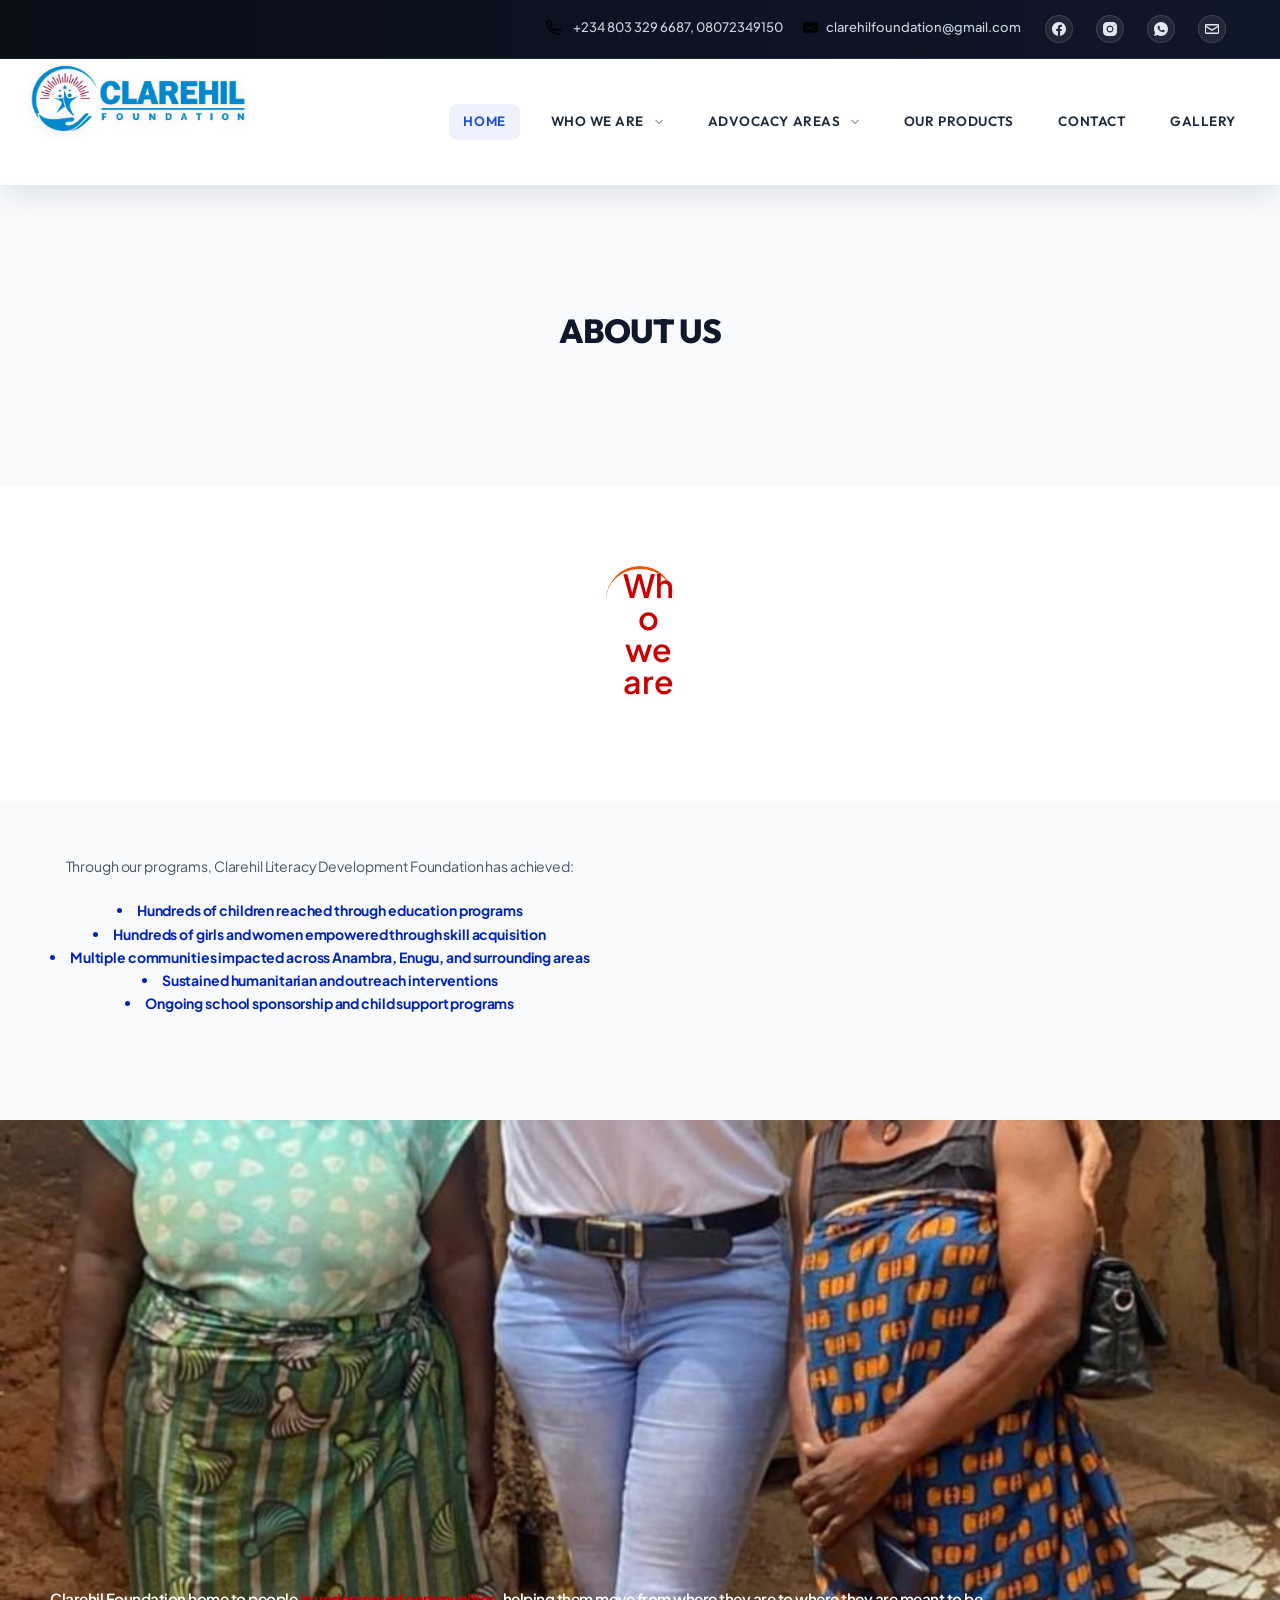
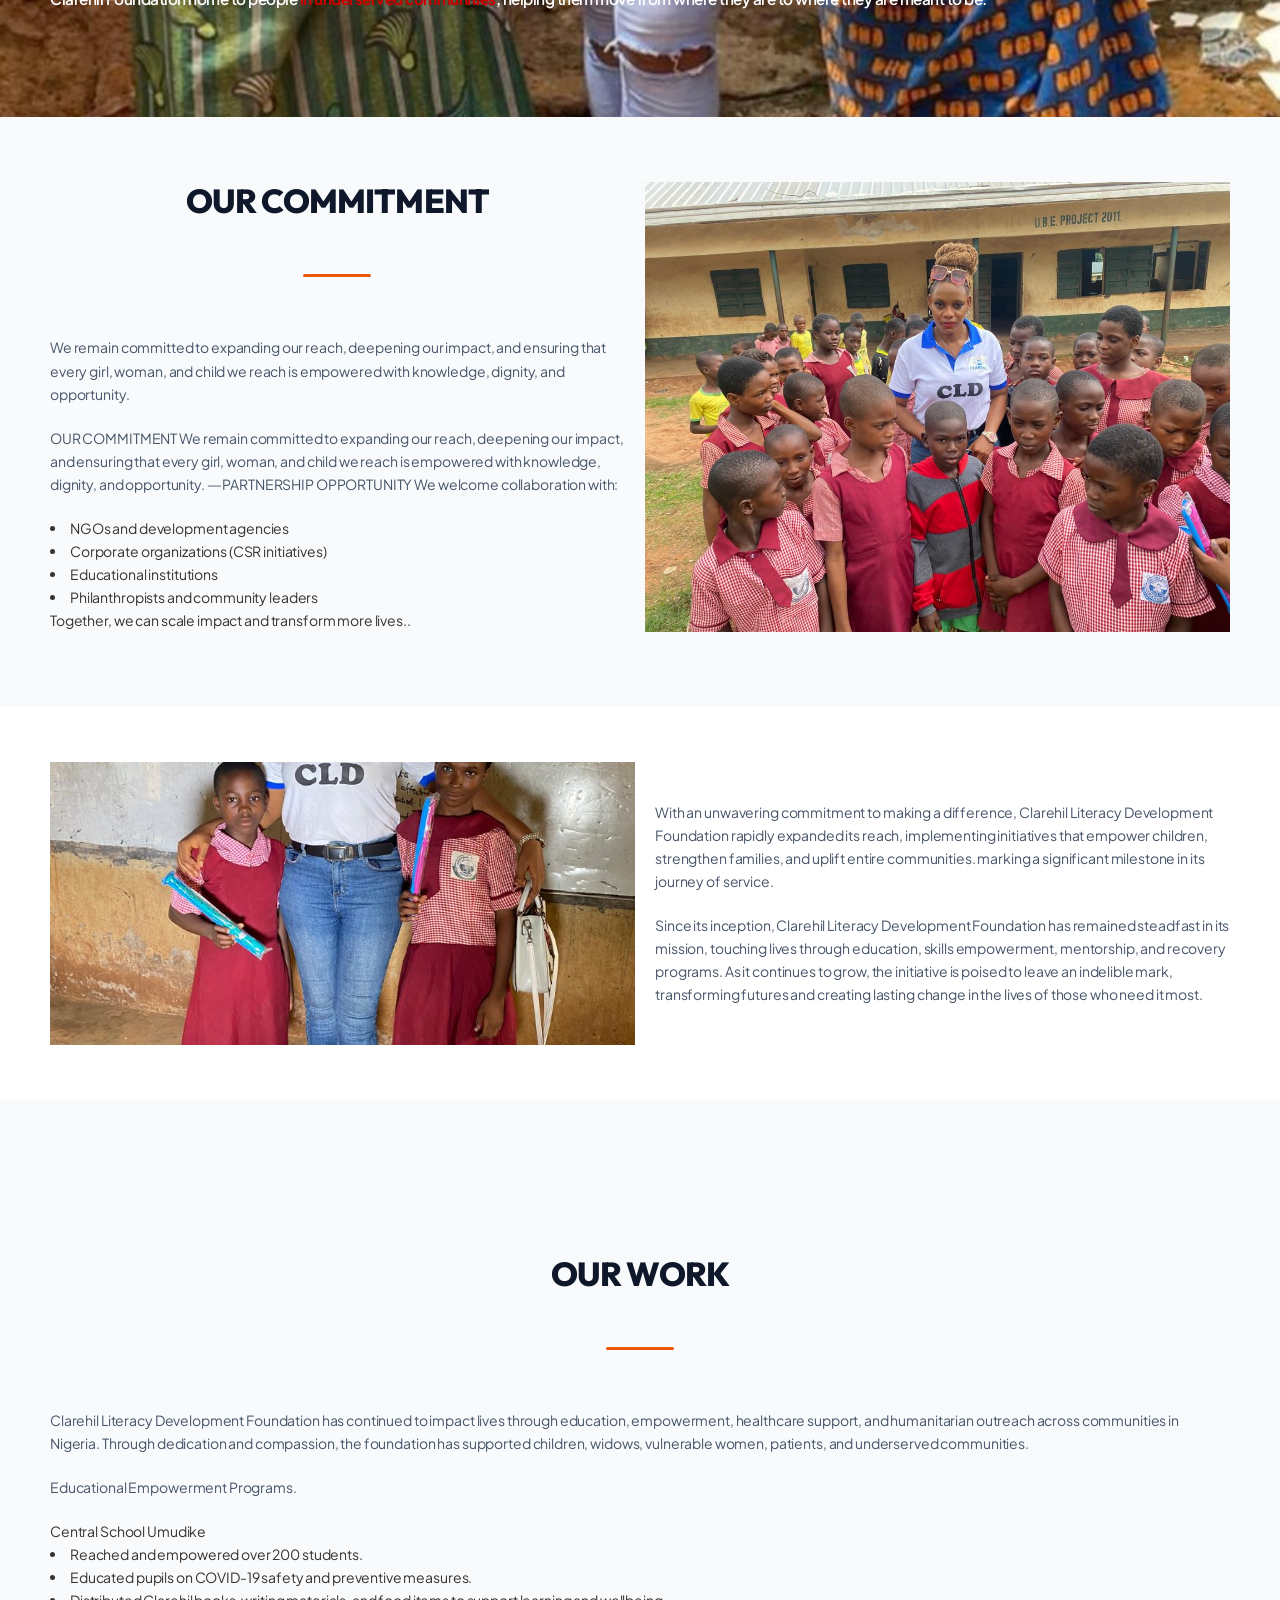
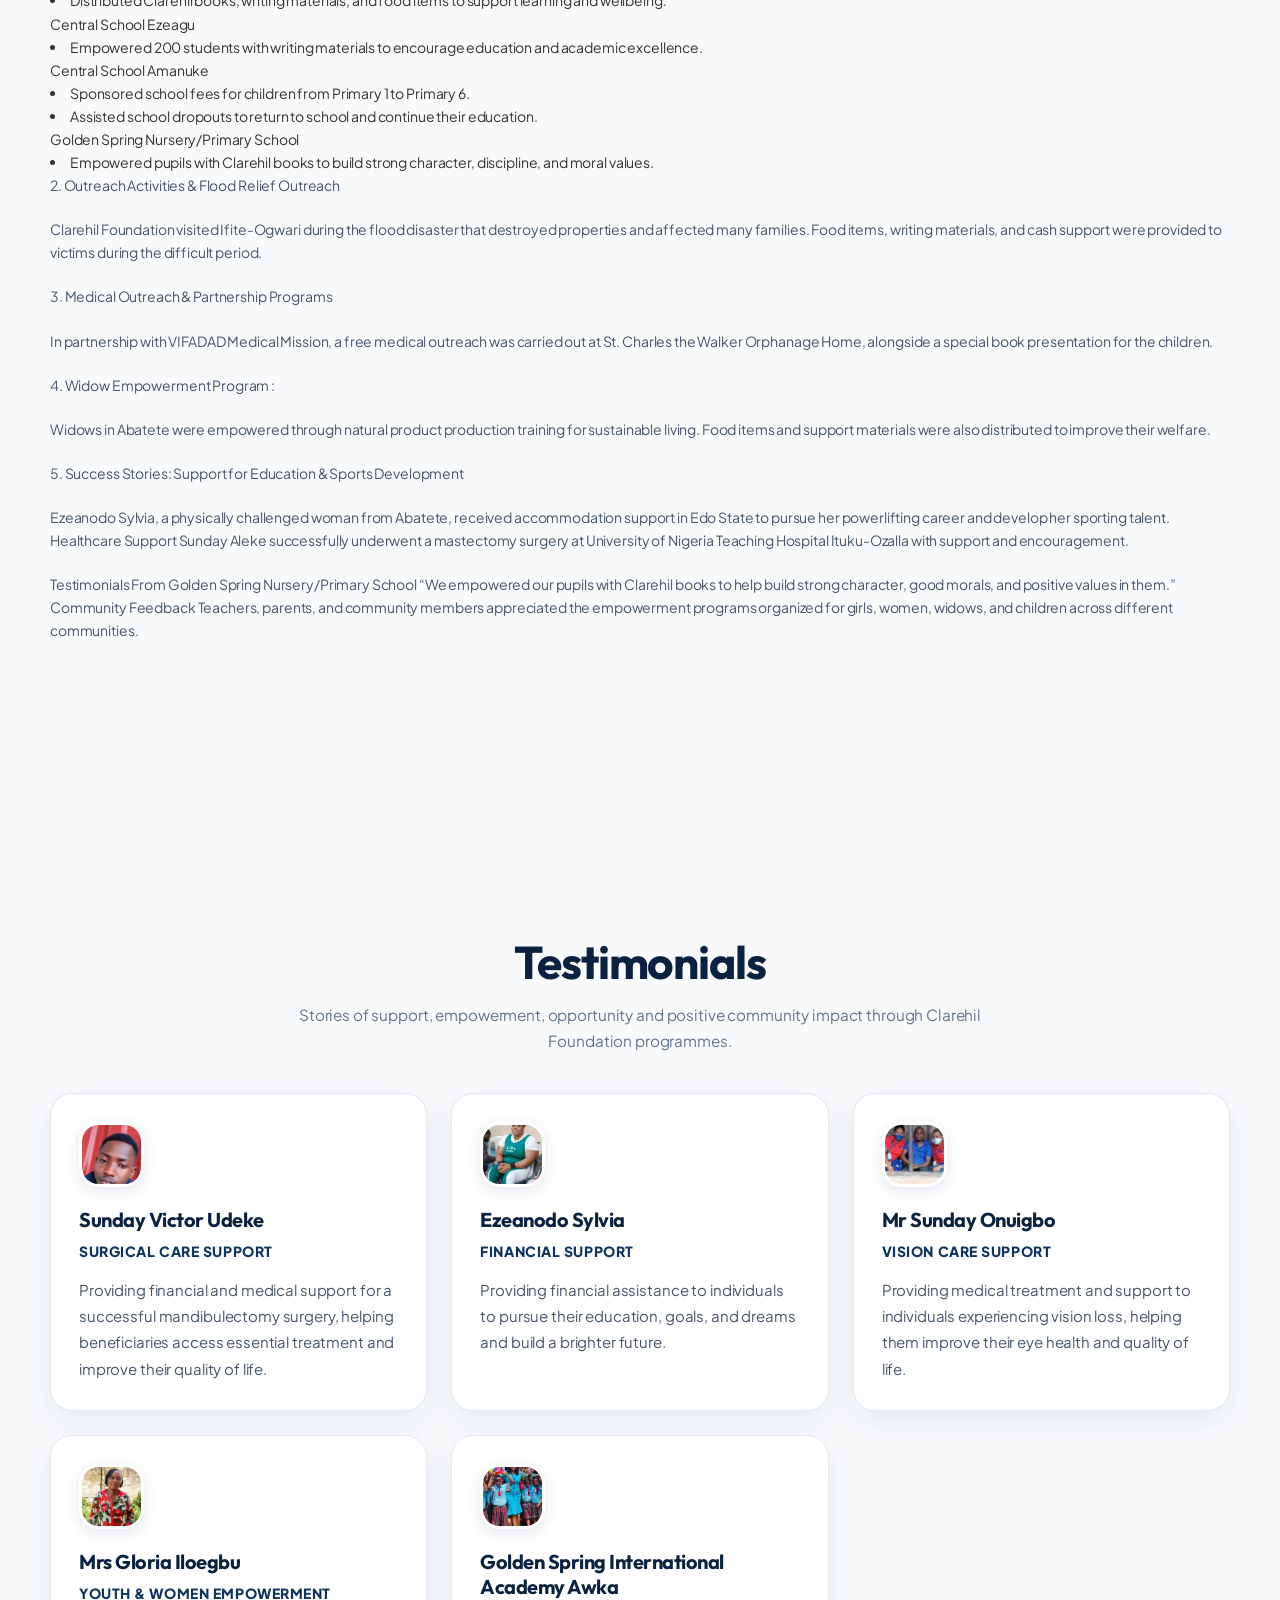
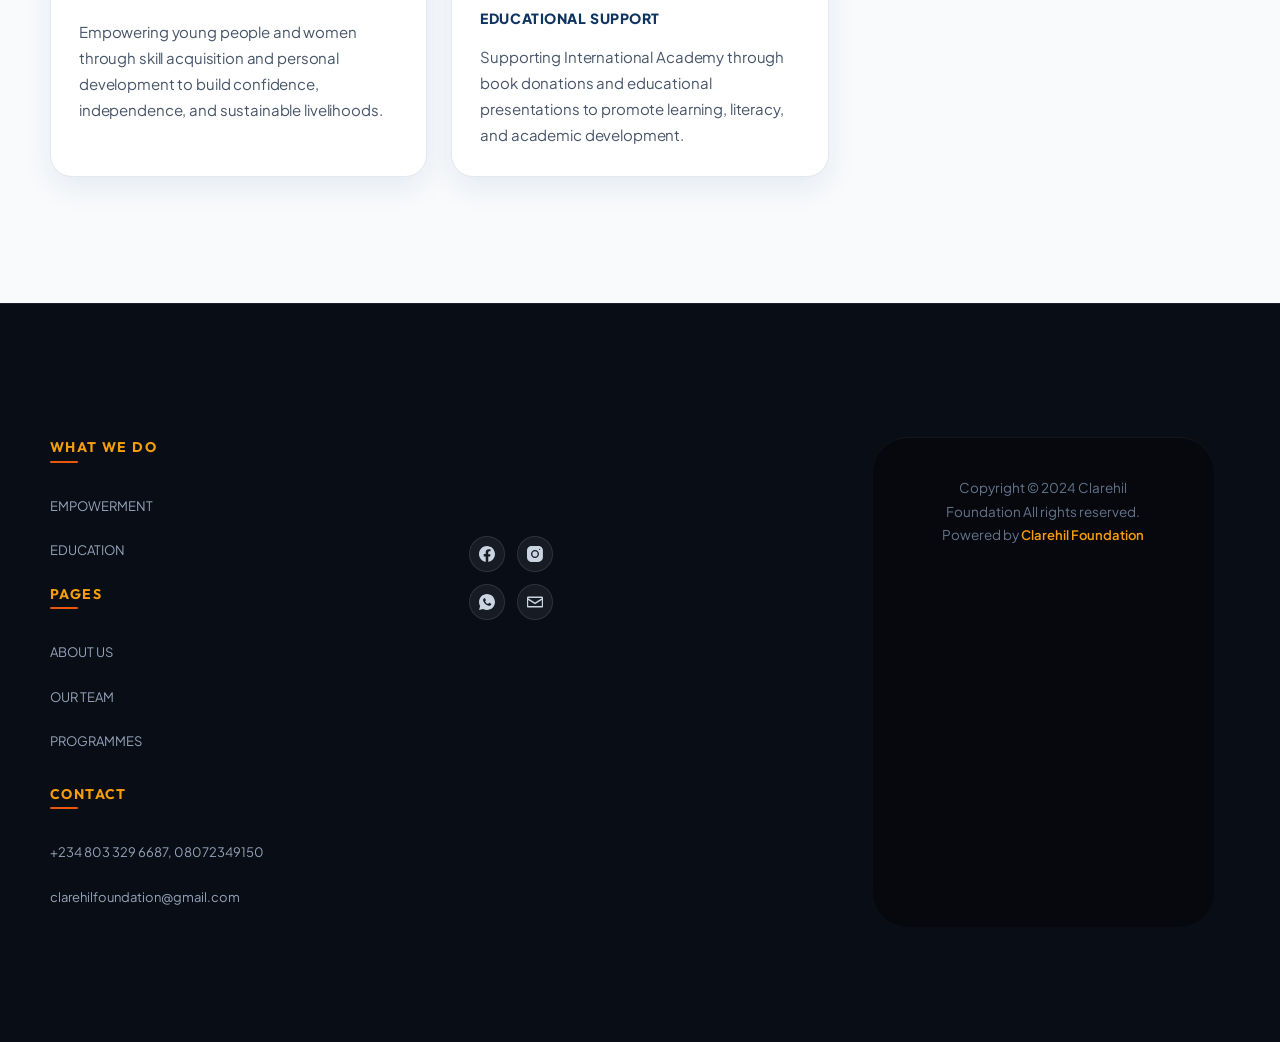
<file: about.html>
<!DOCTYPE html>
<html lang="en-US">
<head>
<meta charset="utf-8"/>
<meta content="width=device-width, initial-scale=1, maximum-scale=5, viewport-fit=cover" name="viewport"/>
<link href="https://gmpg.org/xfn/11" rel="profile"/>
<title>About Us – Clarehil Literacy Development Foundation</title>
<meta content="max-image-preview:large" name="robots"/>
<link href="https://fonts.googleapis.com/" rel="dns-prefetch"/>
<link href="../feed/index.html" rel="alternate" title="Clarehil Foundation » Feed" type="application/rss+xml">
<link href="../comments/feed/index.html" rel="alternate" title="Clarehil Foundation » Comments Feed" type="application/rss+xml"/>
<link href="../wp-json/oembed/1.0/embed@url=https%253A%252F%252Fbridge2betterinitiative.org%252Fabout-us%252F" rel="alternate" title="oEmbed (JSON)" type="application/json+oembed"/>
<link href="../wp-json/oembed/1.0/embed@url=https%253A%252F%252Fbridge2betterinitiative.org%252Fabout-us%252F&amp;format=xml" rel="alternate" title="oEmbed (XML)" type="text/xml+oembed"/>
<style id="wp-img-auto-sizes-contain-inline-css">
img:is([sizes=auto i],[sizes^="auto," i]){contain-intrinsic-size:3000px 1500px}
/*# sourceURL=wp-img-auto-sizes-contain-inline-css */
</style>
<link href="wp-content/uploads/blocksy/css/global.css@ver=15220.css" rel="stylesheet"/>
<style id="global-styles-inline-css">
:root{--wp--preset--aspect-ratio--square: 1;--wp--preset--aspect-ratio--4-3: 4/3;--wp--preset--aspect-ratio--3-4: 3/4;--wp--preset--aspect-ratio--3-2: 3/2;--wp--preset--aspect-ratio--2-3: 2/3;--wp--preset--aspect-ratio--16-9: 16/9;--wp--preset--aspect-ratio--9-16: 9/16;--wp--preset--color--black: #000000;--wp--preset--color--cyan-bluish-gray: #abb8c3;--wp--preset--color--white: #ffffff;--wp--preset--color--pale-pink: #f78da7;--wp--preset--color--vivid-red: #cf2e2e;--wp--preset--color--luminous-vivid-orange: #ff6900;--wp--preset--color--luminous-vivid-amber: #fcb900;--wp--preset--color--light-green-cyan: #7bdcb5;--wp--preset--color--vivid-green-cyan: #00d084;--wp--preset--color--pale-cyan-blue: #8ed1fc;--wp--preset--color--vivid-cyan-blue: #0693e3;--wp--preset--color--vivid-purple: #9b51e0;--wp--preset--color--palette-color-1: var(--theme-palette-color-1, #ca0000);--wp--preset--color--palette-color-2: var(--theme-palette-color-2, #24417C);--wp--preset--color--palette-color-3: var(--theme-palette-color-3, #355575);--wp--preset--color--palette-color-4: var(--theme-palette-color-4, #102136);--wp--preset--color--palette-color-5: var(--theme-palette-color-5, #E7EBEE);--wp--preset--color--palette-color-6: var(--theme-palette-color-6, #F3F5F7);--wp--preset--color--palette-color-7: var(--theme-palette-color-7, #F7FAFD);--wp--preset--color--palette-color-8: var(--theme-palette-color-8, #ffffff);--wp--preset--color--palette-color-9: var(--theme-palette-color-9, #FFE8DA);--wp--preset--gradient--vivid-cyan-blue-to-vivid-purple: linear-gradient(135deg,rgb(6,147,227) 0%,rgb(155,81,224) 100%);--wp--preset--gradient--light-green-cyan-to-vivid-green-cyan: linear-gradient(135deg,rgb(122,220,180) 0%,rgb(0,208,130) 100%);--wp--preset--gradient--luminous-vivid-amber-to-luminous-vivid-orange: linear-gradient(135deg,rgb(252,185,0) 0%,rgb(255,105,0) 100%);--wp--preset--gradient--luminous-vivid-orange-to-vivid-red: linear-gradient(135deg,rgb(255,105,0) 0%,rgb(207,46,46) 100%);--wp--preset--gradient--very-light-gray-to-cyan-bluish-gray: linear-gradient(135deg,rgb(238,238,238) 0%,rgb(169,184,195) 100%);--wp--preset--gradient--cool-to-warm-spectrum: linear-gradient(135deg,rgb(74,234,220) 0%,rgb(151,120,209) 20%,rgb(207,42,186) 40%,rgb(238,44,130) 60%,rgb(251,105,98) 80%,rgb(254,248,76) 100%);--wp--preset--gradient--blush-light-purple: linear-gradient(135deg,rgb(255,206,236) 0%,rgb(152,150,240) 100%);--wp--preset--gradient--blush-bordeaux: linear-gradient(135deg,rgb(254,205,165) 0%,rgb(254,45,45) 50%,rgb(107,0,62) 100%);--wp--preset--gradient--luminous-dusk: linear-gradient(135deg,rgb(255,203,112) 0%,rgb(199,81,192) 50%,rgb(65,88,208) 100%);--wp--preset--gradient--pale-ocean: linear-gradient(135deg,rgb(255,245,203) 0%,rgb(182,227,212) 50%,rgb(51,167,181) 100%);--wp--preset--gradient--electric-grass: linear-gradient(135deg,rgb(202,248,128) 0%,rgb(113,206,126) 100%);--wp--preset--gradient--midnight: linear-gradient(135deg,rgb(2,3,129) 0%,rgb(40,116,252) 100%);--wp--preset--gradient--juicy-peach: linear-gradient(to right, #ffecd2 0%, #fcb69f 100%);--wp--preset--gradient--young-passion: linear-gradient(to right, #ff8177 0%, #ff867a 0%, #ff8c7f 21%, #f99185 52%, #cf556c 78%, #b12a5b 100%);--wp--preset--gradient--true-sunset: linear-gradient(to right, #fa709a 0%, #fee140 100%);--wp--preset--gradient--morpheus-den: linear-gradient(to top, #30cfd0 0%, #330867 100%);--wp--preset--gradient--plum-plate: linear-gradient(135deg, #667eea 0%, #764ba2 100%);--wp--preset--gradient--aqua-splash: linear-gradient(15deg, #13547a 0%, #80d0c7 100%);--wp--preset--gradient--love-kiss: linear-gradient(to top, #ff0844 0%, #ffb199 100%);--wp--preset--gradient--new-retrowave: linear-gradient(to top, #3b41c5 0%, #a981bb 49%, #ffc8a9 100%);--wp--preset--gradient--plum-bath: linear-gradient(to top, #cc208e 0%, #6713d2 100%);--wp--preset--gradient--high-flight: linear-gradient(to right, #0acffe 0%, #495aff 100%);--wp--preset--gradient--teen-party: linear-gradient(-225deg, #FF057C 0%, #8D0B93 50%, #321575 100%);--wp--preset--gradient--fabled-sunset: linear-gradient(-225deg, #231557 0%, #44107A 29%, #FF1361 67%, #FFF800 100%);--wp--preset--gradient--arielle-smile: radial-gradient(circle 248px at center, #16d9e3 0%, #30c7ec 47%, #46aef7 100%);--wp--preset--gradient--itmeo-branding: linear-gradient(180deg, #2af598 0%, #009efd 100%);--wp--preset--gradient--deep-blue: linear-gradient(to right, #6a11cb 0%, #2575fc 100%);--wp--preset--gradient--strong-bliss: linear-gradient(to right, #f78ca0 0%, #f9748f 19%, #fd868c 60%, #fe9a8b 100%);--wp--preset--gradient--sweet-period: linear-gradient(to top, #3f51b1 0%, #5a55ae 13%, #7b5fac 25%, #8f6aae 38%, #a86aa4 50%, #cc6b8e 62%, #f18271 75%, #f3a469 87%, #f7c978 100%);--wp--preset--gradient--purple-division: linear-gradient(to top, #7028e4 0%, #e5b2ca 100%);--wp--preset--gradient--cold-evening: linear-gradient(to top, #0c3483 0%, #a2b6df 100%, #6b8cce 100%, #a2b6df 100%);--wp--preset--gradient--mountain-rock: linear-gradient(to right, #868f96 0%, #596164 100%);--wp--preset--gradient--desert-hump: linear-gradient(to top, #c79081 0%, #dfa579 100%);--wp--preset--gradient--ethernal-constance: linear-gradient(to top, #09203f 0%, #537895 100%);--wp--preset--gradient--happy-memories: linear-gradient(-60deg, #ff5858 0%, #f09819 100%);--wp--preset--gradient--grown-early: linear-gradient(to top, #0ba360 0%, #3cba92 100%);--wp--preset--gradient--morning-salad: linear-gradient(-225deg, #B7F8DB 0%, #50A7C2 100%);--wp--preset--gradient--night-call: linear-gradient(-225deg, #AC32E4 0%, #7918F2 48%, #4801FF 100%);--wp--preset--gradient--mind-crawl: linear-gradient(-225deg, #473B7B 0%, #3584A7 51%, #30D2BE 100%);--wp--preset--gradient--angel-care: linear-gradient(-225deg, #FFE29F 0%, #FFA99F 48%, #FF719A 100%);--wp--preset--gradient--juicy-cake: linear-gradient(to top, #e14fad 0%, #f9d423 100%);--wp--preset--gradient--rich-metal: linear-gradient(to right, #d7d2cc 0%, #304352 100%);--wp--preset--gradient--mole-hall: linear-gradient(-20deg, #616161 0%, #9bc5c3 100%);--wp--preset--gradient--cloudy-knoxville: linear-gradient(120deg, #fdfbfb 0%, #ebedee 100%);--wp--preset--gradient--soft-grass: linear-gradient(to top, #c1dfc4 0%, #deecdd 100%);--wp--preset--gradient--saint-petersburg: linear-gradient(135deg, #f5f7fa 0%, #c3cfe2 100%);--wp--preset--gradient--everlasting-sky: linear-gradient(135deg, #fdfcfb 0%, #e2d1c3 100%);--wp--preset--gradient--kind-steel: linear-gradient(-20deg, #e9defa 0%, #fbfcdb 100%);--wp--preset--gradient--over-sun: linear-gradient(60deg, #abecd6 0%, #fbed96 100%);--wp--preset--gradient--premium-white: linear-gradient(to top, #d5d4d0 0%, #d5d4d0 1%, #eeeeec 31%, #efeeec 75%, #e9e9e7 100%);--wp--preset--gradient--clean-mirror: linear-gradient(45deg, #93a5cf 0%, #e4efe9 100%);--wp--preset--gradient--wild-apple: linear-gradient(to top, #d299c2 0%, #fef9d7 100%);--wp--preset--gradient--snow-again: linear-gradient(to top, #e6e9f0 0%, #eef1f5 100%);--wp--preset--gradient--confident-cloud: linear-gradient(to top, #dad4ec 0%, #dad4ec 1%, #f3e7e9 100%);--wp--preset--gradient--glass-water: linear-gradient(to top, #dfe9f3 0%, white 100%);--wp--preset--gradient--perfect-white: linear-gradient(-225deg, #E3FDF5 0%, #FFE6FA 100%);--wp--preset--font-size--small: 13px;--wp--preset--font-size--medium: 20px;--wp--preset--font-size--large: clamp(22px, 1.375rem + ((1vw - 3.2px) * 0.625), 30px);--wp--preset--font-size--x-large: clamp(30px, 1.875rem + ((1vw - 3.2px) * 1.563), 50px);--wp--preset--font-size--xx-large: clamp(45px, 2.813rem + ((1vw - 3.2px) * 2.734), 80px);--wp--preset--spacing--20: 0.44rem;--wp--preset--spacing--30: 0.67rem;--wp--preset--spacing--40: 1rem;--wp--preset--spacing--50: 1.5rem;--wp--preset--spacing--60: 2.25rem;--wp--preset--spacing--70: 3.38rem;--wp--preset--spacing--80: 5.06rem;--wp--preset--shadow--natural: 6px 6px 9px rgba(0, 0, 0, 0.2);--wp--preset--shadow--deep: 12px 12px 50px rgba(0, 0, 0, 0.4);--wp--preset--shadow--sharp: 6px 6px 0px rgba(0, 0, 0, 0.2);--wp--preset--shadow--outlined: 6px 6px 0px -3px rgb(255, 255, 255), 6px 6px rgb(0, 0, 0);--wp--preset--shadow--crisp: 6px 6px 0px rgb(0, 0, 0);}.wp-block-button{--wp--preset--dimension--25: 25%;--wp--preset--dimension--50: 50%;--wp--preset--dimension--75: 75%;--wp--preset--dimension--100: 100%;}:root { --wp--style--global--content-size: var(--theme-block-max-width);--wp--style--global--wide-size: var(--theme-block-wide-max-width); }:where(body) { margin: 0; }.wp-site-blocks > .alignleft { float: left; margin-right: 2em; }.wp-site-blocks > .alignright { float: right; margin-left: 2em; }.wp-site-blocks > .aligncenter { justify-content: center; margin-left: auto; margin-right: auto; }:where(.wp-site-blocks) > * { margin-block-start: var(--theme-content-spacing); margin-block-end: 0; }:where(.wp-site-blocks) > :first-child { margin-block-start: 0; }:where(.wp-site-blocks) > :last-child { margin-block-end: 0; }:root { --wp--style--block-gap: var(--theme-content-spacing); }:root :where(.is-layout-flow) > :first-child{margin-block-start: 0;}:root :where(.is-layout-flow) > :last-child{margin-block-end: 0;}:root :where(.is-layout-flow) > *{margin-block-start: var(--theme-content-spacing);margin-block-end: 0;}:root :where(.is-layout-constrained) > :first-child{margin-block-start: 0;}:root :where(.is-layout-constrained) > :last-child{margin-block-end: 0;}:root :where(.is-layout-constrained) > *{margin-block-start: var(--theme-content-spacing);margin-block-end: 0;}:root :where(.is-layout-flex){gap: var(--theme-content-spacing);}:root :where(.is-layout-grid){gap: var(--theme-content-spacing);}.is-layout-flow > .alignleft{float: left;margin-inline-start: 0;margin-inline-end: 2em;}.is-layout-flow > .alignright{float: right;margin-inline-start: 2em;margin-inline-end: 0;}.is-layout-flow > .aligncenter{margin-left: auto !important;margin-right: auto !important;}.is-layout-constrained > .alignleft{float: left;margin-inline-start: 0;margin-inline-end: 2em;}.is-layout-constrained > .alignright{float: right;margin-inline-start: 2em;margin-inline-end: 0;}.is-layout-constrained > .aligncenter{margin-left: auto !important;margin-right: auto !important;}.is-layout-constrained > :where(:not(.alignleft):not(.alignright):not(.alignfull)){max-width: var(--wp--style--global--content-size);margin-left: auto !important;margin-right: auto !important;}.is-layout-constrained > .alignwide{max-width: var(--wp--style--global--wide-size);}body .is-layout-flex{display: flex;}.is-layout-flex{flex-wrap: wrap;align-items: center;}.is-layout-flex > :is(*, div){margin: 0;}body .is-layout-grid{display: grid;}.is-layout-grid > :is(*, div){margin: 0;}body{padding-top: 0px;padding-right: 0px;padding-bottom: 0px;padding-left: 0px;}:root :where(.wp-element-button, .wp-block-button__link){font-style: inherit;font-weight: inherit;letter-spacing: inherit;text-transform: inherit;}.has-black-color{color: var(--wp--preset--color--black) !important;}.has-cyan-bluish-gray-color{color: var(--wp--preset--color--cyan-bluish-gray) !important;}.has-white-color{color: var(--wp--preset--color--white) !important;}.has-pale-pink-color{color: var(--wp--preset--color--pale-pink) !important;}.has-vivid-red-color{color: var(--wp--preset--color--vivid-red) !important;}.has-luminous-vivid-orange-color{color: var(--wp--preset--color--luminous-vivid-orange) !important;}.has-luminous-vivid-amber-color{color: var(--wp--preset--color--luminous-vivid-amber) !important;}.has-light-green-cyan-color{color: var(--wp--preset--color--light-green-cyan) !important;}.has-vivid-green-cyan-color{color: var(--wp--preset--color--vivid-green-cyan) !important;}.has-pale-cyan-blue-color{color: var(--wp--preset--color--pale-cyan-blue) !important;}.has-vivid-cyan-blue-color{color: var(--wp--preset--color--vivid-cyan-blue) !important;}.has-vivid-purple-color{color: var(--wp--preset--color--vivid-purple) !important;}.has-palette-color-1-color{color: var(--wp--preset--color--palette-color-1) !important;}.has-palette-color-2-color{color: var(--wp--preset--color--palette-color-2) !important;}.has-palette-color-3-color{color: var(--wp--preset--color--palette-color-3) !important;}.has-palette-color-4-color{color: var(--wp--preset--color--palette-color-4) !important;}.has-palette-color-5-color{color: var(--wp--preset--color--palette-color-5) !important;}.has-palette-color-6-color{color: var(--wp--preset--color--palette-color-6) !important;}.has-palette-color-7-color{color: var(--wp--preset--color--palette-color-7) !important;}.has-palette-color-8-color{color: var(--wp--preset--color--palette-color-8) !important;}.has-palette-color-9-color{color: var(--wp--preset--color--palette-color-9) !important;}.has-black-background-color{background-color: var(--wp--preset--color--black) !important;}.has-cyan-bluish-gray-background-color{background-color: var(--wp--preset--color--cyan-bluish-gray) !important;}.has-white-background-color{background-color: var(--wp--preset--color--white) !important;}.has-pale-pink-background-color{background-color: var(--wp--preset--color--pale-pink) !important;}.has-vivid-red-background-color{background-color: var(--wp--preset--color--vivid-red) !important;}.has-luminous-vivid-orange-background-color{background-color: var(--wp--preset--color--luminous-vivid-orange) !important;}.has-luminous-vivid-amber-background-color{background-color: var(--wp--preset--color--luminous-vivid-amber) !important;}.has-light-green-cyan-background-color{background-color: var(--wp--preset--color--light-green-cyan) !important;}.has-vivid-green-cyan-background-color{background-color: var(--wp--preset--color--vivid-green-cyan) !important;}.has-pale-cyan-blue-background-color{background-color: var(--wp--preset--color--pale-cyan-blue) !important;}.has-vivid-cyan-blue-background-color{background-color: var(--wp--preset--color--vivid-cyan-blue) !important;}.has-vivid-purple-background-color{background-color: var(--wp--preset--color--vivid-purple) !important;}.has-palette-color-1-background-color{background-color: var(--wp--preset--color--palette-color-1) !important;}.has-palette-color-2-background-color{background-color: var(--wp--preset--color--palette-color-2) !important;}.has-palette-color-3-background-color{background-color: var(--wp--preset--color--palette-color-3) !important;}.has-palette-color-4-background-color{background-color: var(--wp--preset--color--palette-color-4) !important;}.has-palette-color-5-background-color{background-color: var(--wp--preset--color--palette-color-5) !important;}.has-palette-color-6-background-color{background-color: var(--wp--preset--color--palette-color-6) !important;}.has-palette-color-7-background-color{background-color: var(--wp--preset--color--palette-color-7) !important;}.has-palette-color-8-background-color{background-color: var(--wp--preset--color--palette-color-8) !important;}.has-palette-color-9-background-color{background-color: var(--wp--preset--color--palette-color-9) !important;}.has-black-border-color{border-color: var(--wp--preset--color--black) !important;}.has-cyan-bluish-gray-border-color{border-color: var(--wp--preset--color--cyan-bluish-gray) !important;}.has-white-border-color{border-color: var(--wp--preset--color--white) !important;}.has-pale-pink-border-color{border-color: var(--wp--preset--color--pale-pink) !important;}.has-vivid-red-border-color{border-color: var(--wp--preset--color--vivid-red) !important;}.has-luminous-vivid-orange-border-color{border-color: var(--wp--preset--color--luminous-vivid-orange) !important;}.has-luminous-vivid-amber-border-color{border-color: var(--wp--preset--color--luminous-vivid-amber) !important;}.has-light-green-cyan-border-color{border-color: var(--wp--preset--color--light-green-cyan) !important;}.has-vivid-green-cyan-border-color{border-color: var(--wp--preset--color--vivid-green-cyan) !important;}.has-pale-cyan-blue-border-color{border-color: var(--wp--preset--color--pale-cyan-blue) !important;}.has-vivid-cyan-blue-border-color{border-color: var(--wp--preset--color--vivid-cyan-blue) !important;}.has-vivid-purple-border-color{border-color: var(--wp--preset--color--vivid-purple) !important;}.has-palette-color-1-border-color{border-color: var(--wp--preset--color--palette-color-1) !important;}.has-palette-color-2-border-color{border-color: var(--wp--preset--color--palette-color-2) !important;}.has-palette-color-3-border-color{border-color: var(--wp--preset--color--palette-color-3) !important;}.has-palette-color-4-border-color{border-color: var(--wp--preset--color--palette-color-4) !important;}.has-palette-color-5-border-color{border-color: var(--wp--preset--color--palette-color-5) !important;}.has-palette-color-6-border-color{border-color: var(--wp--preset--color--palette-color-6) !important;}.has-palette-color-7-border-color{border-color: var(--wp--preset--color--palette-color-7) !important;}.has-palette-color-8-border-color{border-color: var(--wp--preset--color--palette-color-8) !important;}.has-palette-color-9-border-color{border-color: var(--wp--preset--color--palette-color-9) !important;}.has-vivid-cyan-blue-to-vivid-purple-gradient-background{background: var(--wp--preset--gradient--vivid-cyan-blue-to-vivid-purple) !important;}.has-light-green-cyan-to-vivid-green-cyan-gradient-background{background: var(--wp--preset--gradient--light-green-cyan-to-vivid-green-cyan) !important;}.has-luminous-vivid-amber-to-luminous-vivid-orange-gradient-background{background: var(--wp--preset--gradient--luminous-vivid-amber-to-luminous-vivid-orange) !important;}.has-luminous-vivid-orange-to-vivid-red-gradient-background{background: var(--wp--preset--gradient--luminous-vivid-orange-to-vivid-red) !important;}.has-very-light-gray-to-cyan-bluish-gray-gradient-background{background: var(--wp--preset--gradient--very-light-gray-to-cyan-bluish-gray) !important;}.has-cool-to-warm-spectrum-gradient-background{background: var(--wp--preset--gradient--cool-to-warm-spectrum) !important;}.has-blush-light-purple-gradient-background{background: var(--wp--preset--gradient--blush-light-purple) !important;}.has-blush-bordeaux-gradient-background{background: var(--wp--preset--gradient--blush-bordeaux) !important;}.has-luminous-dusk-gradient-background{background: var(--wp--preset--gradient--luminous-dusk) !important;}.has-pale-ocean-gradient-background{background: var(--wp--preset--gradient--pale-ocean) !important;}.has-electric-grass-gradient-background{background: var(--wp--preset--gradient--electric-grass) !important;}.has-midnight-gradient-background{background: var(--wp--preset--gradient--midnight) !important;}.has-juicy-peach-gradient-background{background: var(--wp--preset--gradient--juicy-peach) !important;}.has-young-passion-gradient-background{background: var(--wp--preset--gradient--young-passion) !important;}.has-true-sunset-gradient-background{background: var(--wp--preset--gradient--true-sunset) !important;}.has-morpheus-den-gradient-background{background: var(--wp--preset--gradient--morpheus-den) !important;}.has-plum-plate-gradient-background{background: var(--wp--preset--gradient--plum-plate) !important;}.has-aqua-splash-gradient-background{background: var(--wp--preset--gradient--aqua-splash) !important;}.has-love-kiss-gradient-background{background: var(--wp--preset--gradient--love-kiss) !important;}.has-new-retrowave-gradient-background{background: var(--wp--preset--gradient--new-retrowave) !important;}.has-plum-bath-gradient-background{background: var(--wp--preset--gradient--plum-bath) !important;}.has-high-flight-gradient-background{background: var(--wp--preset--gradient--high-flight) !important;}.has-teen-party-gradient-background{background: var(--wp--preset--gradient--teen-party) !important;}.has-fabled-sunset-gradient-background{background: var(--wp--preset--gradient--fabled-sunset) !important;}.has-arielle-smile-gradient-background{background: var(--wp--preset--gradient--arielle-smile) !important;}.has-itmeo-branding-gradient-background{background: var(--wp--preset--gradient--itmeo-branding) !important;}.has-deep-blue-gradient-background{background: var(--wp--preset--gradient--deep-blue) !important;}.has-strong-bliss-gradient-background{background: var(--wp--preset--gradient--strong-bliss) !important;}.has-sweet-period-gradient-background{background: var(--wp--preset--gradient--sweet-period) !important;}.has-purple-division-gradient-background{background: var(--wp--preset--gradient--purple-division) !important;}.has-cold-evening-gradient-background{background: var(--wp--preset--gradient--cold-evening) !important;}.has-mountain-rock-gradient-background{background: var(--wp--preset--gradient--mountain-rock) !important;}.has-desert-hump-gradient-background{background: var(--wp--preset--gradient--desert-hump) !important;}.has-ethernal-constance-gradient-background{background: var(--wp--preset--gradient--ethernal-constance) !important;}.has-happy-memories-gradient-background{background: var(--wp--preset--gradient--happy-memories) !important;}.has-grown-early-gradient-background{background: var(--wp--preset--gradient--grown-early) !important;}.has-morning-salad-gradient-background{background: var(--wp--preset--gradient--morning-salad) !important;}.has-night-call-gradient-background{background: var(--wp--preset--gradient--night-call) !important;}.has-mind-crawl-gradient-background{background: var(--wp--preset--gradient--mind-crawl) !important;}.has-angel-care-gradient-background{background: var(--wp--preset--gradient--angel-care) !important;}.has-juicy-cake-gradient-background{background: var(--wp--preset--gradient--juicy-cake) !important;}.has-rich-metal-gradient-background{background: var(--wp--preset--gradient--rich-metal) !important;}.has-mole-hall-gradient-background{background: var(--wp--preset--gradient--mole-hall) !important;}.has-cloudy-knoxville-gradient-background{background: var(--wp--preset--gradient--cloudy-knoxville) !important;}.has-soft-grass-gradient-background{background: var(--wp--preset--gradient--soft-grass) !important;}.has-saint-petersburg-gradient-background{background: var(--wp--preset--gradient--saint-petersburg) !important;}.has-everlasting-sky-gradient-background{background: var(--wp--preset--gradient--everlasting-sky) !important;}.has-kind-steel-gradient-background{background: var(--wp--preset--gradient--kind-steel) !important;}.has-over-sun-gradient-background{background: var(--wp--preset--gradient--over-sun) !important;}.has-premium-white-gradient-background{background: var(--wp--preset--gradient--premium-white) !important;}.has-clean-mirror-gradient-background{background: var(--wp--preset--gradient--clean-mirror) !important;}.has-wild-apple-gradient-background{background: var(--wp--preset--gradient--wild-apple) !important;}.has-snow-again-gradient-background{background: var(--wp--preset--gradient--snow-again) !important;}.has-confident-cloud-gradient-background{background: var(--wp--preset--gradient--confident-cloud) !important;}.has-glass-water-gradient-background{background: var(--wp--preset--gradient--glass-water) !important;}.has-perfect-white-gradient-background{background: var(--wp--preset--gradient--perfect-white) !important;}.has-small-font-size{font-size: var(--wp--preset--font-size--small) !important;}.has-medium-font-size{font-size: var(--wp--preset--font-size--medium) !important;}.has-large-font-size{font-size: var(--wp--preset--font-size--large) !important;}.has-x-large-font-size{font-size: var(--wp--preset--font-size--x-large) !important;}.has-xx-large-font-size{font-size: var(--wp--preset--font-size--xx-large) !important;}
/*# sourceURL=global-styles-inline-css */
</style>
<link href="wp-content/plugins/contact-form-7/includes/css/styles.css@ver=6.0.2.css" id="contact-form-7-css" media="all" rel="stylesheet"/>
<link href="wp-content/plugins/ht-mega-for-elementor/assets/css/htbbootstrap.css@ver=2.7.7.css" id="htbbootstrap-css" media="all" rel="stylesheet"/>
<link href="wp-content/plugins/elementor/assets/lib/font-awesome/css/font-awesome.min.css@ver=4.7.0.css" id="font-awesome-css" media="all" rel="stylesheet"/>
<link href="wp-content/plugins/ht-mega-for-elementor/assets/css/animation.css@ver=2.7.7.css" id="htmega-animation-css" media="all" rel="stylesheet"/>
<link href="wp-content/plugins/ht-mega-for-elementor/assets/css/htmega-keyframes.css@ver=2.7.7.css" id="htmega-keyframes-css" media="all" rel="stylesheet"/>
<link href="wp-content/plugins/ht-mega-for-elementor/assets/css/htmega-global-style.min.css@ver=2.7.7.css" id="htmega-global-style-min-css" media="all" rel="stylesheet"/>
<link href="wp-content/themes/blocksy/style.css@ver=7.1.css" id="parent-style-css" media="all" rel="stylesheet"/>
<link href="https://fonts.googleapis.com/css2?family=Raleway:wght@400;500;600;700&amp;family=Montserrat:wght@600&amp;family=Montserrat%20Alternates:wght@700&amp;family=Noto%20Sans%20Arabic:wght@700&amp;display=swap" id="blocksy-fonts-font-source-google-css" media="all" rel="stylesheet"/>
<link href="wp-content/themes/blocksy/static/bundle/main.min.css@ver=2.0.83.css" id="ct-main-styles-css" media="all" rel="stylesheet"/>
<link href="wp-content/themes/blocksy/static/bundle/elementor-frontend.min.css@ver=2.0.83.css" id="ct-elementor-styles-css" media="all" rel="stylesheet"/>
<link href="wp-content/themes/blocksy/static/bundle/cf-7.min.css@ver=2.0.83.css" id="ct-cf-7-styles-css" media="all" rel="stylesheet"/>
<link href="wp-content/themes/blocksy/static/bundle/wpforms.min.css@ver=2.0.83.css" id="ct-wpforms-styles-css" media="all" rel="stylesheet"/>
<link href="wp-content/plugins/elementor/assets/css/frontend.min.css@ver=3.26.3.css" id="elementor-frontend-css" media="all" rel="stylesheet"/>
<link href="wp-content/uploads/elementor/css/post-1476.css@ver=1749652223.css" id="elementor-post-1476-css" media="all" rel="stylesheet"/>
<link href="wp-content/plugins/elementor/assets/css/widget-heading.min.css@ver=3.26.3.css" id="widget-heading-css" media="all" rel="stylesheet"/>
<link href="wp-content/plugins/elementor/assets/css/widget-divider.min.css@ver=3.26.3.css" id="widget-divider-css" media="all" rel="stylesheet"/>
<link href="wp-content/plugins/elementor/assets/css/widget-text-editor.min.css@ver=3.26.3.css" id="widget-text-editor-css" media="all" rel="stylesheet"/>
<link href="wp-content/plugins/elementor/assets/css/widget-spacer.min.css@ver=3.26.3.css" id="widget-spacer-css" media="all" rel="stylesheet"/>
<link href="wp-content/uploads/elementor/css/post-1970.css@ver=1779666869.css" id="elementor-post-1970-css" media="all" rel="stylesheet"/>
<link href="wp-content/plugins/essential-addons-for-elementor-lite/assets/front-end/css/view/general.min.css@ver=6.1.0.css" id="eael-general-css" media="all" rel="stylesheet"/>
<link href="wp-content/plugins/bdthemes-prime-slider-lite/assets/css/bdt-uikit.css@ver=3.21.7.css" id="bdt-uikit-css" media="all" rel="stylesheet"/>
<link href="wp-content/plugins/bdthemes-prime-slider-lite/assets/css/prime-slider-site.css@ver=3.16.5.css" id="prime-slider-site-css" media="all" rel="stylesheet"/>
<link href="https://fonts.googleapis.com/css?family=Montserrat:100,100italic,200,200italic,300,300italic,400,400italic,500,500italic,600,600italic,700,700italic,800,800italic,900,900italic%7CRaleway:100,100italic,200,200italic,300,300italic,400,400italic,500,500italic,600,600italic,700,700italic,800,800italic,900,900italic&amp;display=auto&amp;ver=7.1" id="google-fonts-1-css" media="all" rel="stylesheet"/>
<link crossorigin="" href="https://fonts.gstatic.com/" rel="preconnect"/><!--n2css--><!--n2js--><script id="jquery-core-js" src="wp-includes/js/jquery/jquery.min.js@ver=3.7.1"></script>
<script id="jquery-migrate-js" src="wp-includes/js/jquery/jquery-migrate.min.js@ver=3.4.1"></script>
<script id="bdt-uikit-js" src="wp-content/plugins/bdthemes-prime-slider-lite/assets/js/bdt-uikit.min.js@ver=3.21.7"></script>
<link href="../wp-json/index.html" rel="https://api.w.org/"/><link href="wp-json/wp/v2/pages/1970" rel="alternate" title="JSON" type="application/json"><link href="https://bridge2betterinitiative.org/xmlrpc.php?rsd" rel="EditURI" title="RSD" type="application/rsd+xml"/>
<meta content="WordPress 7.1" name="generator"/>
<link href="../index.html@p=1970.html" rel="canonical"/>
<link href="../index.html@p=1970.html" rel="shortlink"/>
<meta content="1.4.9" name="cdp-version"><noscript><link href="wp-content/themes/blocksy/static/bundle/no-scripts.min.css" rel="stylesheet" type="text/css"/></noscript>
<meta content="Elementor 3.26.3; features: e_font_icon_svg, additional_custom_breakpoints; settings: css_print_method-external, google_font-enabled, font_display-auto" name="generator">
<style>
				.e-con.e-parent:nth-of-type(n+4):not(.e-lazyloaded):not(.e-no-lazyload),
				.e-con.e-parent:nth-of-type(n+4):not(.e-lazyloaded):not(.e-no-lazyload) * {
					background-image: none !important;
				}
				@media screen and (max-height: 1024px) {
					.e-con.e-parent:nth-of-type(n+3):not(.e-lazyloaded):not(.e-no-lazyload),
					.e-con.e-parent:nth-of-type(n+3):not(.e-lazyloaded):not(.e-no-lazyload) * {
						background-image: none !important;
					}
				}
				@media screen and (max-height: 640px) {
					.e-con.e-parent:nth-of-type(n+2):not(.e-lazyloaded):not(.e-no-lazyload),
					.e-con.e-parent:nth-of-type(n+2):not(.e-lazyloaded):not(.e-no-lazyload) * {
						background-image: none !important;
					}
				}
			</style>
<link href="logo.png" rel="icon" sizes="32x32"/>
<link href="logo.png" rel="icon" sizes="192x192">
<link href="logo.png" rel="apple-touch-icon"/>
<meta content="logo.png" name="msapplication-TileImage"/>
<style id="wp-custom-css">
.ct-service-card:hover .elementor-widget-icon svg {
	fill: var(--theme-palette-color-8) !important;
}
.ct-service-card:hover h3,
.ct-service-card:hover .e-con-inner > .elementor-widget-text-editor p {
	color: var(--theme-palette-color-8)
}
.wpforms-field-label {
    color: #ffff; /* Changes the label text color to white */
}

.wpforms-confirmation-container {
    color: #0000; /* Changes the text color inside the confirmation message to white */
}
.wpforms-confirmation-container {
    margin-top: 20px; /* Adjusts the container to move down by 20px */
  
}
#block-114 {
    font-weight: bold; /* Makes the font weight bold */
    /* Or you can use a specific weight like 700 */
    /* font-weight: 700; */
}
#wpforms-submit-4389 {
   padding: 5px 10px;
   width: 120px;
   height: 40px;
   font-size: 16px;
   border-radius:  3px !important; 
   box-sizing: border-box;
}

	#wpforms-4389-field_2-container {
    margin-top: -10px; /* Move the element up by 10px */
    position: relative; /* Allows you to use the top property */
    top: -10px; /* Another option to move the element up */
}
input#wpforms-4389-field_2 {
    width: 100%; /* Make input field responsive */
    padding: 10px; /* Add padding for better appearance */
    border: 2px solid #ccc; /* Default border */
    border-radius: 5px; /* Rounded corners */
    font-size: 16px; /* Adjust font size */
    color: #333; /* Text color */
    background-color: #f9f9f9; /* Light background color */
    box-shadow: inset 0 1px 3px rgba(0, 0, 0, 0.1); /* Subtle shadow inside the input */
    transition: border-color 0.3s ease; /* Smooth transition for hover or focus */
}
.wpforms-container .wpforms-field-checkbox li::marker {
    content: ''; /* Removes the marker */
    display: none; /* Ensures it doesn't take up space */
}

.wpforms-container .wpforms-field-checkbox {
    list-style: none; /* Disables list-style for the entire checkbox group */
    padding-left: 0; /* Removes any extra padding on the left */
}




	
 
</style>
<style id="wpforms-css-vars-root">
				:root {
					--wpforms-field-border-radius: 3px;
--wpforms-field-border-style: solid;
--wpforms-field-border-size: 1px;
--wpforms-field-background-color: #ffffff;
--wpforms-field-border-color: rgba( 0, 0, 0, 0.25 );
--wpforms-field-border-color-spare: rgba( 0, 0, 0, 0.25 );
--wpforms-field-text-color: rgba( 0, 0, 0, 0.7 );
--wpforms-field-menu-color: #ffffff;
--wpforms-label-color: rgba( 0, 0, 0, 0.85 );
--wpforms-label-sublabel-color: rgba( 0, 0, 0, 0.55 );
--wpforms-label-error-color: #d63637;
--wpforms-button-border-radius: 3px;
--wpforms-button-border-style: none;
--wpforms-button-border-size: 1px;
--wpforms-button-background-color: #066aab;
--wpforms-button-border-color: #066aab;
--wpforms-button-text-color: #ffffff;
--wpforms-page-break-color: #066aab;
--wpforms-background-image: none;
--wpforms-background-position: center center;
--wpforms-background-repeat: no-repeat;
--wpforms-background-size: cover;
--wpforms-background-width: 100px;
--wpforms-background-height: 100px;
--wpforms-background-color: rgba( 0, 0, 0, 0 );
--wpforms-background-url: none;
--wpforms-container-padding: 0px;
--wpforms-container-border-style: none;
--wpforms-container-border-width: 1px;
--wpforms-container-border-color: #000000;
--wpforms-container-border-radius: 3px;
--wpforms-field-size-input-height: 43px;
--wpforms-field-size-input-spacing: 15px;
--wpforms-field-size-font-size: 16px;
--wpforms-field-size-line-height: 19px;
--wpforms-field-size-padding-h: 14px;
--wpforms-field-size-checkbox-size: 16px;
--wpforms-field-size-sublabel-spacing: 5px;
--wpforms-field-size-icon-size: 1;
--wpforms-label-size-font-size: 16px;
--wpforms-label-size-line-height: 19px;
--wpforms-label-size-sublabel-font-size: 14px;
--wpforms-label-size-sublabel-line-height: 17px;
--wpforms-button-size-font-size: 17px;
--wpforms-button-size-height: 41px;
--wpforms-button-size-padding-h: 15px;
--wpforms-button-size-margin-top: 10px;
--wpforms-container-shadow-size-box-shadow: none;

				}
			</style>
			<style id="clarehil-footer-bottom-fix">
/* Footer copyright bar: responsive + centred on laptops / large screens */
footer.ct-footer [data-row="bottom"]{
  box-sizing:border-box;
  width:calc(100% - 32px);
  max-width:1290px;
  margin-left:auto;
  margin-right:auto;
  overflow:hidden;
}
footer.ct-footer [data-row="bottom"] > .ct-container-fluid{
  box-sizing:border-box;
  width:100%;
  max-width:100%;
  margin:0 auto;
  padding:18px 24px;
  display:flex;
  justify-content:center;
  align-items:center;
}
footer.ct-footer [data-row="bottom"] [data-column="copyright"]{
  box-sizing:border-box;
  width:100%;
  max-width:100%;
  display:flex;
  justify-content:center;
  align-items:center;
  text-align:center;
}
footer.ct-footer [data-row="bottom"] .ct-footer-copyright{
  width:100%;
  max-width:100%;
  text-align:center;
}
footer.ct-footer [data-row="bottom"] .ct-footer-copyright p{
  margin:0 auto;
  max-width:100%;
  line-height:1.6;
  overflow-wrap:anywhere;
  text-wrap:balance;
}
@media (max-width:689px){
  footer.ct-footer [data-row="bottom"]{width:calc(100% - 20px);border-radius:25px !important;}
  footer.ct-footer [data-row="bottom"] > .ct-container-fluid{padding:16px 16px;}
}
</style>

<link href="wp-content/plugins/fluentform/assets/css/fluent-forms-elementor-widget.css@ver=5.2.9.css" id="fluentform-elementor-widget-css" media="all" rel="stylesheet"/>
<link href="modern-style.css" rel="stylesheet"/>
</link></meta></meta></link></link>

<style id="clarehil-image-input-overrides">
/* Clarehil manual image inputs: replace Elementor background-image sources with editable <img src=""> inputs without changing layout. */
.elementor-element[data-clarehil-image-input="img-src"] {
  background-image: none !important;
  position: relative;
  overflow: hidden;
}
.elementor-element[data-clarehil-image-input="img-src"] > img.clarehil-manual-image {
  position: absolute !important;
  inset: 0 !important;
  display: block !important;
  width: 100% !important;
  height: 100% !important;
  max-width: none !important;
  object-fit: cover !important;
  object-position: center center !important;
  margin: 0 !important;
  padding: 0 !important;
  border: 0 !important;
  z-index: 0 !important;
  pointer-events: none !important;
}
.elementor-element[data-clarehil-image-input="img-src"] > .e-con-inner,
.elementor-element[data-clarehil-image-input="img-src"] > .elementor-widget-container,
.elementor-element[data-clarehil-image-input="img-src"] > .elementor-element {
  position: relative;
  z-index: 1;
}
</style></head>
<body class="wp-singular page-template-default page page-id-1970 wp-custom-logo wp-embed-responsive wp-theme-blocksy wp-child-theme-blocksy-child elementor-default elementor-kit-1476 elementor-page elementor-page-1970 ct-elementor-default-template" data-footer="type-1" data-header="type-1:sticky" data-link="type-2" data-prefix="single_page" itemscope="itemscope" itemtype="https://schema.org/WebPage">
<a class="skip-link screen-reader-text" href="../index.html@p=1970.html#main">Skip to content</a><div class="ct-drawer-canvas" data-location="start"><div aria-label="Offcanvas modal" class="ct-panel ct-header" data-behaviour="right-side" id="offcanvas" inert=""><div class="ct-panel-inner">
<div class="ct-panel-actions">
<button aria-label="Close drawer" class="ct-toggle-close" data-type="type-1">
<svg class="ct-icon" height="12" viewbox="0 0 15 15" width="12"><path d="M1 15a1 1 0 01-.71-.29 1 1 0 010-1.41l5.8-5.8-5.8-5.8A1 1 0 011.7.29l5.8 5.8 5.8-5.8a1 1 0 011.41 1.41l-5.8 5.8 5.8 5.8a1 1 0 01-1.41 1.41l-5.8-5.8-5.8 5.8A1 1 0 011 15z"></path></svg>
</button>
</div>
<div class="ct-panel-content" data-device="desktop"><div class="ct-panel-content-inner"></div></div><div class="ct-panel-content" data-device="mobile"><div class="ct-panel-content-inner">
<a class="site-logo-container" data-id="offcanvas-logo" href="../index.html" itemprop="url" rel="home">
<img alt="Clarehil Foundation" class="default-logo" decoding="async" fetchpriority="high" height="559" sizes="(max-width: 866px) 100vw, 866px" src="logo.png" srcset="logo.png" width="866"/> </a>
<nav aria-label="Main menu" class="mobile-menu menu-container has-submenu" data-id="mobile-menu" data-interaction="click" data-submenu-dots="yes" data-toggle-type="type-1">
<ul class="" id="menu-main-menu-1"><li class="menu-item menu-item-type-post_type menu-item-object-page menu-item-home current-menu-item page_item page-item-565 current_page_item menu-item-5654"><a aria-current="page" class="ct-menu-link" href="index.html">Home</a></li>
<li class="menu-item menu-item-type-custom menu-item-object-custom menu-item-has-children menu-item-2237"><span class="ct-sub-menu-parent"><a class="ct-menu-link" href="index.html#">WHO WE ARE</a><button aria-expanded="false" aria-haspopup="true" aria-label="Expand dropdown menu" class="ct-toggle-dropdown-mobile"><svg class="ct-icon toggle-icon-3" height="12" viewbox="0 0 15 15" width="12"><path d="M2.6,5.8L2.6,5.8l4.3,5C7,11,7.3,11.1,7.5,11.1S8,11,8.1,10.8l4.2-4.9l0.1-0.1c0.1-0.1,0.1-0.2,0.1-0.3c0-0.3-0.2-0.5-0.5-0.5l0,0H3l0,0c-0.3,0-0.5,0.2-0.5,0.5C2.5,5.7,2.5,5.8,2.6,5.8z"></path></svg></button></span>
<ul class="sub-menu">
<li class="menu-item menu-item-type-post_type menu-item-object-page menu-item-1996"><a class="ct-menu-link" href="about.html">ABOUT US</a></li>
<li class="menu-item menu-item-type-post_type menu-item-object-page menu-item-1995"><a class="ct-menu-link" href="our.team.html">OUR TEAM</a></li>
</ul>
</li>
<li class="menu-item menu-item-type-custom menu-item-object-custom menu-item-has-children menu-item-4815"><span class="ct-sub-menu-parent"><a class="ct-menu-link" href="index.html#">ADVOCACY AREAS</a><button aria-expanded="false" aria-haspopup="true" aria-label="Expand dropdown menu" class="ct-toggle-dropdown-mobile"><svg class="ct-icon toggle-icon-3" height="12" viewbox="0 0 15 15" width="12"><path d="M2.6,5.8L2.6,5.8l4.3,5C7,11,7.3,11.1,7.5,11.1S8,11,8.1,10.8l4.2-4.9l0.1-0.1c0.1-0.1,0.1-0.2,0.1-0.3c0-0.3-0.2-0.5-0.5-0.5l0,0H3l0,0c-0.3,0-0.5,0.2-0.5,0.5C2.5,5.7,2.5,5.8,2.6,5.8z"></path></svg></button></span>
<ul class="sub-menu">
<li class="menu-item menu-item-type-post_type menu-item-object-page menu-item-1710"><a class="ct-menu-link" href="index.html@p=1664.html">EDUCATION</a></li>
<li class="menu-item menu-item-type-post_type menu-item-object-page menu-item-1956"><a class="ct-menu-link" href="index.html@p=1936.html">EMPOWERMENT</a></li>
</ul>
</li>
<li class="menu-item menu-item-type-post_type menu-item-object-page menu-item-4844"><a class="ct-menu-link" href="our-products.html">OUR PRODUCTS</a></li>
<li class="menu-item menu-item-type-post_type menu-item-object-page menu-item-1696"><a class="ct-menu-link" href="index.html@p=1038.html">CONTACT</a></li>
<li class="menu-item menu-item-type-post_type menu-item-object-page menu-item-2273"><a class="ct-menu-link" href="index.html@p=1034.html">GALLERY</a></li>
</ul></nav>
</div></div></div></div></div>
<div id="main-container">
<header class="ct-header" data-id="type-1" id="header" itemscope="" itemtype="https://schema.org/WPHeader"><div data-device="desktop"><div data-column-set="1" data-row="top"><div class="ct-container"><div data-column="end" data-placements="1"><div data-items="primary">
<div class="ct-header-text" data-id="text">
<div class="entry-content is-layout-flow">
<p><a style="margin-right: 20px; text-decoration: none;"> <img src="wp-content/uploads/2024/02/phone.svg" width="15"/>  +234 803 329 6687, 08072349150 </a><a href="mailto:clarehilfoundation@gmail.com" style="text-decoration: none;"><img src="wp-content/uploads/2024/06/wpf-message.svg" width="15"/> clarehilfoundation@gmail.com</a></p> </div>
</div>
<div class="ct-header-socials" data-id="socials">
<div class="ct-social-box" data-color="custom" data-icon-size="custom" data-icons-type="simple">
<a aria-label="Facebook" data-network="facebook" href=""><span class="ct-icon-container"><svg aria-hidden="true" height="20" viewbox="0 0 20 20" width="20"><path d="M20,10.1c0-5.5-4.5-10-10-10S0,4.5,0,10.1c0,5,3.7,9.1,8.4,9.9v-7H5.9v-2.9h2.5V7.9C8.4,5.4,9.9,4,12.2,4c1.1,0,2.2.2,2.2.2v2.5h-1.3c-1.2,0-1.6,0.8-1.6,1.6v1.9h2.8L13.9,13h-2.3v7C16.3,19.2,20,15.1,20,10.1z"></path></svg></span></a><a aria-label="Instagram" data-network="instagram" href="https://www.instagram.com/clarehil_foundation" style="--official-color: #ed1376"><span class="ct-icon-container"><svg aria-hidden="true" height="20" viewbox="0 0 20 20" width="20"><circle cx="10" cy="10" r="3.3"></circle><path d="M14.2,0H5.8C2.6,0,0,2.6,0,5.8v8.3C0,17.4,2.6,20,5.8,20h8.3c3.2,0,5.8-2.6,5.8-5.8V5.8C20,2.6,17.4,0,14.2,0zM10,15c-2.8,0-5-2.2-5-5s2.2-5,5-5s5,2.2,5,5S12.8,15,10,15z M15.8,5C15.4,5,15,4.6,15,4.2s0.4-0.8,0.8-0.8s0.8,0.4,0.8,0.8S16.3,5,15.8,5z"></path></svg></span></a><a aria-label="WhatsApp" data-network="whatsapp" href="https://wa.me/2348033296687" style="--official-color: #5bba67"><span class="ct-icon-container"><svg aria-hidden="true" height="20" viewbox="0 0 20 20" width="20"><path d="M10,0C4.5,0,0,4.5,0,10c0,1.9,0.5,3.6,1.4,5.1L0.1,20l5-1.3C6.5,19.5,8.2,20,10,20c5.5,0,10-4.5,10-10S15.5,0,10,0zM6.6,5.3c.2,0,.3,0,.5,0c.2,0,.4,0,.6,0.4c.2,0.5,0.7,1.7,0.8,1.8c.1,0.1,0.1,0.3,0,0.4C8.3,8.2,8.3,8.3,8.1,8.5C8,8.6,7.9,8.8,7.8,8.9C7.7,9,7.5,9.1,7.7,9.4c.1,0.2,0.6,1.1,1.4,1.7c.9,0.8,1.7,1.1,2,1.2c.2,0.1,0.4,0.1,0.5-0.1c.1-0.2,0.6-0.7,0.8-1c.2-0.2,0.3-0.2,0.6-0.1c.2,0.1,1.4,0.7,1.7,0.8s.4,0.2,0.5,0.3c.1,0.1,0.1,0.6-0.1,1.2c-0.2,0.6-1.2,1.1-1.7,1.2c-0.5,0-0.9,0.2-3-0.6c-2.5-1-4.1-3.6-4.2-3.7c-0.1-0.2-1-1.3-1-2.6c0-1.2,0.6-1.8,0.9-2.1C6.1,5.4,6.4,5.3,6.6,5.3z"></path></svg></span></a><a aria-label="Email" data-network="email" href="mailto:clarehilfoundation@gmail.com"><span class="ct-icon-container"><svg aria-hidden="true" height="20" viewbox="0 0 20 20" width="20"><path d="M1.5 3h17A1.5 1.5 0 0 1 20 4.5v11A1.5 1.5 0 0 1 18.5 17h-17A1.5 1.5 0 0 1 0 15.5v-11A1.5 1.5 0 0 1 1.5 3zm0 2v.2l8.5 5.3 8.5-5.3V5H1.5zm17 10V7.55l-8.5 5.3-8.5-5.3V15h17z"></path></svg></span></a></div>
</div>
</div></div></div></div><div class="ct-sticky-container"><div data-sticky="shrink"><div data-column-set="2" data-row="middle"><div class="ct-container-fluid"><div data-column="start" data-placements="1"><div data-items="primary">
<div class="site-branding" data-id="logo" itemscope="itemscope" itemtype="https://schema.org/Organization">
<a class="site-logo-container" href="../index.html" itemprop="url" rel="home"><img alt="Clarehil Foundation" class="default-logo" decoding="async" height="512" sizes="(max-width: 512px) 100vw, 512px" src="logo.png" srcset="logo.png" width="512"/></a>
</div>
</div></div><div data-column="end" data-placements="1"><div data-items="primary">
<nav aria-label="Main menu" class="header-menu-1 menu-container" data-dropdown="type-1:simple" data-id="menu" data-interaction="click:item" data-menu="type-3" data-responsive="no" id="header-menu-1" itemscope="" itemtype="https://schema.org/SiteNavigationElement">
<ul class="menu" id="menu-main-menu"><li class="menu-item menu-item-type-post_type menu-item-object-page menu-item-home current-menu-item page_item page-item-565 current_page_item menu-item-5654" id="menu-item-5654"><a aria-current="page" class="ct-menu-link" href="index.html">Home</a></li>
<li class="menu-item menu-item-type-custom menu-item-object-custom menu-item-has-children menu-item-2237 animated-submenu-block" id="menu-item-2237"><a aria-expanded="false" aria-haspopup="true" class="ct-menu-link" href="index.html#">WHO WE ARE<span class="ct-toggle-dropdown-desktop"><svg class="ct-icon" height="8" viewbox="0 0 15 15" width="8"><path d="M2.1,3.2l5.4,5.4l5.4-5.4L15,4.3l-7.5,7.5L0,4.3L2.1,3.2z"></path></svg></span></a>
<ul class="sub-menu">
<li class="menu-item menu-item-type-post_type menu-item-object-page menu-item-1996" id="menu-item-1996"><a class="ct-menu-link" href="about.html">ABOUT US</a></li>
<li class="menu-item menu-item-type-post_type menu-item-object-page menu-item-1995" id="menu-item-1995"><a class="ct-menu-link" href="our.team.html">OUR TEAM</a></li>
</ul>
</li>
<li class="menu-item menu-item-type-custom menu-item-object-custom menu-item-has-children menu-item-4815 animated-submenu-block" id="menu-item-4815"><a aria-expanded="false" aria-haspopup="true" class="ct-menu-link" href="index.html#">ADVOCACY AREAS<span class="ct-toggle-dropdown-desktop"><svg class="ct-icon" height="8" viewbox="0 0 15 15" width="8"><path d="M2.1,3.2l5.4,5.4l5.4-5.4L15,4.3l-7.5,7.5L0,4.3L2.1,3.2z"></path></svg></span></a>
<ul class="sub-menu">
<li class="menu-item menu-item-type-post_type menu-item-object-page menu-item-1710" id="menu-item-1710"><a class="ct-menu-link" href="index.html@p=1664.html">EDUCATION</a></li>
<li class="menu-item menu-item-type-post_type menu-item-object-page menu-item-1956" id="menu-item-1956"><a class="ct-menu-link" href="index.html@p=1936.html">EMPOWERMENT</a></li>
</ul>
</li>
<li class="menu-item menu-item-type-post_type menu-item-object-page menu-item-4844" id="menu-item-4844"><a class="ct-menu-link" href="our-products.html">OUR PRODUCTS</a></li>
<li class="menu-item menu-item-type-post_type menu-item-object-page menu-item-1696" id="menu-item-1696"><a class="ct-menu-link" href="index.html@p=1038.html">CONTACT</a></li>
<li class="menu-item menu-item-type-post_type menu-item-object-page menu-item-2273" id="menu-item-2273"><a class="ct-menu-link" href="index.html@p=1034.html">GALLERY</a></li>
</ul></nav>
</div></div></div></div></div></div></div><div data-device="mobile"><div class="ct-sticky-container"><div data-sticky="shrink"><div data-column-set="2" data-row="middle"><div class="ct-container-fluid"><div data-column="start" data-placements="1"><div data-items="primary">
<div class="site-branding" data-id="logo">
<a class="site-logo-container" href="../index.html" itemprop="url" rel="home"><img alt="Clarehil Foundation" class="sticky-logo" decoding="async" height="650" sizes="(max-width: 915px) 100vw, 915px" src="logo.png" srcset="logo.png" width="915"/><img alt="Clarehil Foundation" class="default-logo" decoding="async" height="512" sizes="(max-width: 512px) 100vw, 512px" src="logo.png" srcset="logo.png" width="512"/></a>
</div>
</div></div><div data-column="end" data-placements="1"><div data-items="primary">
<button aria-label="Menu" class="ct-header-trigger ct-toggle" data-design="simple" data-id="trigger" data-label="right" data-toggle-panel="#offcanvas">
<span class="ct-label ct-hidden-sm ct-hidden-md ct-hidden-lg">Menu</span>
<svg aria-hidden="true" class="ct-icon" data-type="type-3" height="14" viewbox="0 0 18 14" width="18">
<rect height="1.7" rx="1" width="18" y="0.00"></rect>
<rect height="1.7" rx="1" width="18" y="6.15"></rect>
<rect height="1.7" rx="1" width="18" y="12.3"></rect>
</svg>
</button>
</div></div></div></div></div></div></div></header>
<main class="site-main hfeed" id="main">
<div class="ct-container-full" data-content="normal" data-vertical-spacing="top:bottom">
<article class="post-1970 page type-page status-publish hentry" id="post-1970">
<div class="entry-content is-layout-constrained">
<div class="elementor elementor-1970" data-elementor-id="1970" data-elementor-type="wp-page">
<div class="elementor-element elementor-element-4375985 e-flex e-con-boxed e-con e-parent" data-element_type="container" data-id="4375985" data-settings='{"background_background":"classic"}'>
<div class="e-con-inner">
<div class="elementor-element elementor-element-16fe091 elementor-widget elementor-widget-heading" data-element_type="widget" data-id="16fe091" data-widget_type="heading.default">
<div class="elementor-widget-container">
<h2 class="elementor-heading-title elementor-size-default">ABOUT  US</h2> </div>
</div>
</div>
</div>
<div class="elementor-element elementor-element-1400dc5 e-flex e-con-boxed e-con e-parent" data-element_type="container" data-id="1400dc5">
<div class="e-con-inner">
<div class="elementor-element elementor-element-deab76b elementor-widget-divider--view-line_text elementor-widget-divider--element-align-center elementor-widget elementor-widget-divider" data-element_type="widget" data-id="deab76b" data-widget_type="divider.default">
<div class="elementor-widget-container">
<div class="elementor-divider">
<span class="elementor-divider-separator">
<span class="elementor-divider__text elementor-divider__element">
				Who we are				</span>
</span>
</div>
</div>
</div>
</div>
</div>
<div class="elementor-element elementor-element-0d89f27 e-flex e-con-boxed e-con e-parent" data-element_type="container" data-id="0d89f27">
<div class="e-con-inner">
<div class="elementor-element elementor-element-ce9ba07 elementor-widget elementor-widget-text-editor" data-element_type="widget" data-id="ce9ba07" data-widget_type="text-editor.default">
<div class="elementor-widget-container">
<p>Through our programs, Clarehil Literacy Development Foundation has achieved:
	<li style="color: #0022bd; font-weight: bold;">Hundreds of children reached through education programs</li>
<li style="color: #0022bd; font-weight: bold;">Hundreds of girls and women empowered through skill acquisition</li>
<li style="color: #0022bd; font-weight: bold;">Multiple communities impacted across Anambra, Enugu, and surrounding areas</li>
<li style="color: #0022bd; font-weight: bold;">Sustained humanitarian and outreach interventions</li>
<li style="color: #0022bd; font-weight: bold;">Ongoing school sponsorship and child support programs</li>
</p>
</div>
</div>
</div>
</div>
<div class="elementor-element elementor-element-11329bc e-con-full e-flex e-con e-parent" data-clarehil-image-input="img-src" data-element_type="container" data-id="11329bc" data-settings='{"background_background":"classic"}'><img alt="" aria-hidden="true" class="clarehil-manual-image" src="gallery.img/women empowerment/IMG-20260927-WA0033.jpg"/>
<div class="elementor-element elementor-element-7d2eb32 e-flex e-con-boxed e-con e-child" data-element_type="container" data-id="7d2eb32">
<div class="e-con-inner">
<div class="elementor-element elementor-element-a658042 elementor-widget__width-initial elementor-widget-mobile__width-initial elementor-widget elementor-widget-heading" data-element_type="widget" data-id="a658042" data-widget_type="heading.default">
<div class="elementor-widget-container">
<h5><p style="color:#ffffff;">Clarehil Foundation home to people <b style="color:#ca0000;">in underserved communities</b>, helping them move from where they are to where they are meant to be.</p></h5></div>
</div>
</div>
</div>
</div>
<div class="elementor-element elementor-element-02cd13e e-flex e-con-boxed e-con e-parent" data-element_type="container" data-id="02cd13e">
<div class="e-con-inner">
<div class="elementor-element elementor-element-c5a3f30 e-con-full e-flex e-con e-child" data-element_type="container" data-id="c5a3f30">
<div class="elementor-element elementor-element-829a090 elementor-widget elementor-widget-heading" data-element_type="widget" data-id="829a090" data-widget_type="heading.default">
<div class="elementor-widget-container">
<h2 class="elementor-heading-title elementor-size-default">OUR COMMITMENT</h2> </div>
</div>
<div class="elementor-element elementor-element-d4e9d5e elementor-widget-divider--view-line elementor-widget elementor-widget-divider" data-element_type="widget" data-id="d4e9d5e" data-widget_type="divider.default">
<div class="elementor-widget-container">
<div class="elementor-divider">
<span class="elementor-divider-separator">
</span>
</div>
</div>
</div>
<div class="elementor-element elementor-element-401a296 elementor-widget elementor-widget-text-editor" data-element_type="widget" data-id="401a296" data-widget_type="text-editor.default">
<div class="elementor-widget-container">
<p>We remain committed to expanding our reach, deepening our impact, and ensuring that every girl, woman, and child we reach is empowered with knowledge, dignity, and opportunity. </p>
<p>OUR COMMITMENT

We remain committed to expanding our reach, deepening our impact, and ensuring that every girl, woman, and child we reach is empowered with knowledge, dignity, and opportunity.

⸻
 PARTNERSHIP OPPORTUNITY

We welcome collaboration with:
	<li>NGOs and development agencies</li>
<li>Corporate organizations (CSR initiatives)</li>
<li>	Educational institutions</li>
<li>Philanthropists and community leaders</li>

Together, we can scale impact and transform more lives..</p> </div>
</div>
</div>
<div class="elementor-element elementor-element-4f2d259 e-con-full e-flex e-con e-child" data-clarehil-image-input="img-src" data-element_type="container" data-id="4f2d259" data-settings='{"background_background":"classic"}'><img alt="" aria-hidden="true" class="clarehil-manual-image" src="gallery.img/schools/IMG-20260918-WA0026.jpg"/>
<div class="elementor-element elementor-element-5b7b119 elementor-widget elementor-widget-spacer" data-element_type="widget" data-id="5b7b119" data-widget_type="spacer.default">
<div class="elementor-widget-container">
<div class="elementor-spacer">
<div class="elementor-spacer-inner"></div>
</div>
</div>
</div>
</div>
</div>
</div>
<div class="elementor-element elementor-element-b8f6057 e-flex e-con-boxed e-con e-parent" data-element_type="container" data-id="b8f6057">
<div class="e-con-inner">
<div class="elementor-element elementor-element-ee6c385 e-con-full e-flex e-con e-child" data-clarehil-image-input="img-src" data-element_type="container" data-id="ee6c385" data-settings='{"background_background":"classic"}'><img alt="" aria-hidden="true" class="clarehil-manual-image" src="gallery.img/schools/IMG-20260918-WA0028.jpg"/>
<div class="elementor-element elementor-element-838413f elementor-widget elementor-widget-spacer" data-element_type="widget" data-id="838413f" data-widget_type="spacer.default">
<div class="elementor-widget-container">
<div class="elementor-spacer">
<div class="elementor-spacer-inner"></div>
</div>
</div>
</div>
</div>
<div class="elementor-element elementor-element-5b36016 e-con-full e-flex e-con e-child" data-element_type="container" data-id="5b36016">
<div class="elementor-element elementor-element-52494d2 elementor-widget elementor-widget-text-editor" data-element_type="widget" data-id="52494d2" data-widget_type="text-editor.default">
<div class="elementor-widget-container">
<p>With an unwavering commitment to making a difference, Clarehil Literacy Development Foundation rapidly expanded its reach, implementing initiatives that empower children, strengthen families, and uplift entire communities. marking a significant milestone in its journey of service.</p><p>Since its inception, Clarehil Literacy Development Foundation has remained steadfast in its mission, touching lives through education, skills empowerment, mentorship, and recovery programs. As it continues to grow, the initiative is poised to leave an indelible mark, transforming futures and creating lasting change in the lives of those who need it most.</p> </div>
</div>
</div>
</div>
</div>
<div class="elementor-element elementor-element-1b03015 e-flex e-con-boxed e-con e-parent" data-element_type="container" data-id="1b03015">
<div class="e-con-inner">
<div class="elementor-element elementor-element-9dabf5c e-con-full e-flex e-con e-child" data-element_type="container" data-id="9dabf5c">
<div class="elementor-element elementor-element-bc26727 elementor-widget elementor-widget-heading" data-element_type="widget" data-id="bc26727" data-widget_type="heading.default">
<div class="elementor-widget-container">
<h2 class="elementor-heading-title elementor-size-default">OUR WORK</h2> </div>
</div>
<div class="elementor-element elementor-element-c8ce99a elementor-widget-divider--view-line elementor-widget elementor-widget-divider" data-element_type="widget" data-id="c8ce99a" data-widget_type="divider.default">
<div class="elementor-widget-container">
<div class="elementor-divider">
<span class="elementor-divider-separator">
</span>
</div>
</div>
</div>
<div class="elementor-element elementor-element-6735b92 elementor-widget elementor-widget-text-editor" data-element_type="widget" data-id="6735b92" data-widget_type="text-editor.default">
<div class="elementor-widget-container">
<p class="p1">Clarehil Literacy Development Foundation has continued to impact lives through education, empowerment, healthcare support, and humanitarian outreach across communities in Nigeria. Through dedication and compassion, the foundation has supported children, widows, vulnerable women, patients, and underserved communities.</p><p class="p1"><p class="p1">Educational Empowerment Programs.</p> Central School Umudike
	<li> Reached and empowered over 200 students.</li>
<li> Educated pupils on COVID-19 safety and preventive measures.</li>
<li> Distributed Clarehil books, writing materials, and food items to support learning and wellbeing.</li>

Central School Ezeagu
	<li> Empowered 200 students with writing materials to encourage education and academic excellence.</li>

Central School Amanuke
	<li> Sponsored school fees for children from Primary 1 to Primary 6.</li>
<li>	Assisted school dropouts to return to school and continue their education.</li>

Golden Spring Nursery/Primary School
	<li>	Empowered pupils with Clarehil books to build strong character, discipline, and moral values.</li>

<p class="p1">2. Outreach Activities &amp; Flood Relief Outreach</p><p class="p1">Clarehil Foundation visited Ifite-Ogwari during the flood disaster that destroyed properties and affected many families. Food items, writing materials, and cash support were provided to victims during the difficult period.</p>
<p class="p1">3. Medical Outreach &amp; Partnership Programs </p><p class="p1">In partnership with VIFADAD Medical Mission, a free medical outreach was carried out at St. Charles the Walker Orphanage Home, alongside a special book presentation for the children.
</p>
<p class="p1">4. Widow Empowerment Program :</p><p class="p1">Widows in Abatete were empowered through natural product production training for sustainable living. Food items and support materials were also distributed to improve their welfare.</p>
<p class="p1">5. Success Stories: Support for Education &amp; Sports Development </p><p class="p1">Ezeanodo Sylvia, a physically challenged woman from Abatete, received accommodation support in Edo State to pursue her powerlifting career and develop her sporting talent.

Healthcare Support

Sunday Aleke successfully underwent a mastectomy surgery at University of Nigeria Teaching Hospital Ituku-Ozalla with support and encouragement.</p>

<p class="p1">Testimonials

From Golden Spring Nursery/Primary School

“We empowered our pupils with Clarehil books to help build strong character, good morals, and positive values in them.”

Community Feedback

Teachers, parents, and community members appreciated the empowerment programs organized for girls, women, widows, and children across different communities.</p> </p></div>
</div>
</div>
</div>
</div>
</div>
</div>
</article></div>

<style>
    .clarehil-testimonial-avatar {
    display: block;
    width: 65px;
    height: 65px;
    min-width: 65px;
    min-height: 65px;
    max-width: 65px;
    max-height: 65px;
    object-fit: cover;
    object-position: center;
    border-radius: 30%;
    overflow: hidden;
    box-sizing: border-box;
}
</style>

<section aria-labelledby="clarehil-testimonials-title" class="clarehil-testimonials">
<div class="clarehil-testimonials__heading">
<h2 id="clarehil-testimonials-title">Testimonials</h2>
<p>Stories of support, empowerment, opportunity and positive community impact through Clarehil Foundation programmes.</p>
</div>
<div class="clarehil-testimonials__grid">
<article class="clarehil-testimonial-card">
<img alt="" aria-hidden="true" class="clarehil-testimonial-avatar" src="testimonials.img/IMG-20260927-WA0032.png"/>
<h3>Sunday Victor Udeke</h3>
<p class="clarehil-testimonial-role">Surgical Care Support</p>
<p class="clarehil-testimonial-text">Providing financial and medical support for a successful mandibulectomy surgery, helping beneficiaries access essential treatment and improve their quality of life.</p>
</article>
<article class="clarehil-testimonial-card">
<img alt="" aria-hidden="true" class="clarehil-testimonial-avatar" src="testimonials.img/IMG-20260927-WA0026~2.jpg"/>
<h3>Ezeanodo Sylvia</h3>
<p class="clarehil-testimonial-role">Financial Support</p>
<p class="clarehil-testimonial-text">Providing financial assistance to individuals to pursue their education, goals, and dreams and build a brighter future.</p>
</article>
<article class="clarehil-testimonial-card">
<img alt="" aria-hidden="true" class="clarehil-testimonial-avatar" src="testimonials.img/IMG-20260927-WA0008.jpg"/>
<h3>Mr Sunday Onuigbo</h3>
<p class="clarehil-testimonial-role">Vision Care Support</p>
<p class="clarehil-testimonial-text">Providing medical treatment and support to individuals experiencing vision loss, helping them improve their eye health and quality of life.</p>
</article>
<article class="clarehil-testimonial-card">
<img alt="" aria-hidden="true" class="clarehil-testimonial-avatar" src="testimonials.img/IMG-20260927-WA0013.jpg"/>
<h3>Mrs Gloria Iloegbu</h3>
<p class="clarehil-testimonial-role">Youth &amp; Women Empowerment</p>
<p class="clarehil-testimonial-text">Empowering young people and women through skill acquisition and personal development to build confidence, independence, and sustainable livelihoods.</p>
</article>
<article class="clarehil-testimonial-card">
<img alt="" aria-hidden="true" class="clarehil-testimonial-avatar" src="testimonials.img/IMG-20260927-WA0017~2.jpg"/>
<h3>Golden Spring International Academy Awka</h3>
<p class="clarehil-testimonial-role">Educational Support</p>
<p class="clarehil-testimonial-text">Supporting International Academy through book donations and educational presentations to promote learning, literacy, and academic development.</p>
</article>
</div>
</section>


</main></div>
<footer class="ct-footer" data-id="type-1" id="footer" itemscope="" itemtype="https://schema.org/WPFooter"><div data-row="top"><div class="ct-container" data-columns-divider="md"><div data-column="widget-area-4"><div class="ct-widget is-layout-flow widget_block" id="block-91"><h6>WHAT WE DO</h6>
</div><div class="ct-widget is-layout-flow widget_block" id="block-92"><a href="index.html@p=1936.html">EMPOWERMENT</a></div><div class="ct-widget is-layout-flow widget_block" id="block-93"><a href="index.html@p=1664.html">EDUCATION</a></div>
<div class="ct-widget is-layout-flow widget_block" id="block-95"><div data-column="widget-area-6"><div class="ct-widget is-layout-flow widget_block" id="block-97"><h6>PAGES</h6></div><div class="ct-widget is-layout-flow widget_block" id="block-99"><a href="index.html@p=1970.html"> ABOUT US</a></div><div class="ct-widget is-layout-flow widget_block" id="block-100"><a href="index.html@p=1971.html">OUR TEAM</a></div><div class="ct-widget is-layout-flow widget_block" id="block-102"><a href="index.html@p=2229.html">PROGRAMMES</a></div></div><div data-column="widget-area-5"><div class="ct-widget is-layout-flow widget_block" id="block-37"><h6>CONTACT</h6></div><div class="ct-widget is-layout-flow widget_block" id="block-58"><a>+234 803 329 6687, 08072349150</a></div><div class="ct-widget is-layout-flow widget_block" id="block-59"><a href="mailto:clarehilfoundation@gmail.com">clarehilfoundation@gmail.com</a></div><div class="ct-widget is-layout-flow widget_block" id="block-107"><div class="ct-block-wrapper">
<div class="ct-socials-block" style="--theme-icon-size:15px;"></div>
</div></div></div></div></div><div data-row="middle"><div class="ct-container"><div data-column="widget-area-1"><div class="ct-widget is-layout-flow widget_block" id="block-10"><div class="ct-block-wrapper">
<div class="ct-socials-block" style="--theme-icon-size:36px;">
<div class="ct-social-box" data-color="official" data-icons-type="simple">





<a aria-label="Facebook" data-network="facebook" href=""><span class="ct-icon-container"><svg aria-hidden="true" height="20" viewbox="0 0 20 20" width="20"><path d="M20,10.1c0-5.5-4.5-10-10-10S0,4.5,0,10.1c0,5,3.7,9.1,8.4,9.9v-7H5.9v-2.9h2.5V7.9C8.4,5.4,9.9,4,12.2,4c1.1,0,2.2.2,2.2.2v2.5h-1.3c-1.2,0-1.6,0.8-1.6,1.6v1.9h2.8L13.9,13h-2.3v7C16.3,19.2,20,15.1,20,10.1z"></path></svg></span></a><a aria-label="Instagram" data-network="instagram" href="https://www.instagram.com/clarehil_foundation" style="--official-color: #ed1376"><span class="ct-icon-container"><svg aria-hidden="true" height="20" viewbox="0 0 20 20" width="20"><circle cx="10" cy="10" r="3.3"></circle><path d="M14.2,0H5.8C2.6,0,0,2.6,0,5.8v8.3C0,17.4,2.6,20,5.8,20h8.3c3.2,0,5.8-2.6,5.8-5.8V5.8C20,2.6,17.4,0,14.2,0zM10,15c-2.8,0-5-2.2-5-5s2.2-5,5-5s5,2.2,5,5S12.8,15,10,15z M15.8,5C15.4,5,15,4.6,15,4.2s0.4-0.8,0.8-0.8s0.8,0.4,0.8,0.8S16.3,5,15.8,5z"></path></svg></span></a><a aria-label="WhatsApp" data-network="whatsapp" href="https://wa.me/2348033296687" style="--official-color: #5bba67"><span class="ct-icon-container"><svg aria-hidden="true" height="20" viewbox="0 0 20 20" width="20"><path d="M10,0C4.5,0,0,4.5,0,10c0,1.9,0.5,3.6,1.4,5.1L0.1,20l5-1.3C6.5,19.5,8.2,20,10,20c5.5,0,10-4.5,10-10S15.5,0,10,0zM6.6,5.3c.2,0,.3,0,.5,0c.2,0,.4,0,.6,0.4c.2,0.5,0.7,1.7,0.8,1.8c.1,0.1,0.1,0.3,0,0.4C8.3,8.2,8.3,8.3,8.1,8.5C8,8.6,7.9,8.8,7.8,8.9C7.7,9,7.5,9.1,7.7,9.4c.1,0.2,0.6,1.1,1.4,1.7c.9,0.8,1.7,1.1,2,1.2c.2,0.1,0.4,0.1,0.5-0.1c.1-0.2,0.6-0.7,0.8-1c.2-0.2,0.3-0.2,0.6-0.1c.2,0.1,1.4,0.7,1.7,0.8s.4,0.2,0.5,0.3c.1,0.1,0.1,0.6-0.1,1.2c-0.2,0.6-1.2,1.1-1.7,1.2c-0.5,0-0.9,0.2-3-0.6c-2.5-1-4.1-3.6-4.2-3.7c-0.1-0.2-1-1.3-1-2.6c0-1.2,0.6-1.8,0.9-2.1C6.1,5.4,6.4,5.3,6.6,5.3z"></path></svg></span></a><a aria-label="Email" data-network="email" href="mailto:clarehilfoundation@gmail.com"><span class="ct-icon-container"><svg aria-hidden="true" height="20" viewbox="0 0 20 20" width="20"><path d="M1.5 3h17A1.5 1.5 0 0 1 20 4.5v11A1.5 1.5 0 0 1 18.5 17h-17A1.5 1.5 0 0 1 0 15.5v-11A1.5 1.5 0 0 1 1.5 3zm0 2v.2l8.5 5.3 8.5-5.3V5H1.5zm17 10V7.55l-8.5 5.3-8.5-5.3V15h17z"></path></svg></span></a></div>
</div>
</div></div></div><div data-column="ghost"></div><div data-column="ghost"></div></div></div>


<div data-row="bottom" style="border-radius: 35px;"><div class="ct-container-fluid"><div data-column="copyright">
<div class="ct-footer-copyright" data-id="copyright">
<p>Copyright © 2024 Clarehil Foundation
All rights reserved. Powered by <a href="https://www.sundimension.ng" rel="noopener" style="font-weight: bold;" target="_blank" title="">Clarehil Foundation</a></p></div>
</div></div></div></div></div></footer>
<script type="speculationrules">
{"prefetch":[{"source":"document","where":{"and":[{"href_matches":"/*"},{"not":{"href_matches":["/wp-*.php","/wp-admin/*","/wp-content/uploads/*","/wp-content/*","/wp-content/plugins/*","/wp-content/themes/blocksy-child/*","/wp-content/themes/blocksy/*","/*\\?(.+)"]}},{"not":{"selector_matches":"a[rel~=\"nofollow\"]"}},{"not":{"selector_matches":".no-prefetch, .no-prefetch a"}}]},"eagerness":"conservative"}]}
</script>
<script type="text/javascript">
				const lazyloadRunObserver = () => {
					const lazyloadBackgrounds = document.querySelectorAll( `.e-con.e-parent:not(.e-lazyloaded)` );
					const lazyloadBackgroundObserver = new IntersectionObserver( ( entries ) => {
						entries.forEach( ( entry ) => {
							if ( entry.isIntersecting ) {
								let lazyloadBackground = entry.target;
								if( lazyloadBackground ) {
									lazyloadBackground.classList.add( 'e-lazyloaded' );
								}
								lazyloadBackgroundObserver.unobserve( entry.target );
							}
						});
					}, { rootMargin: '200px 0px 200px 0px' } );
					lazyloadBackgrounds.forEach( ( lazyloadBackground ) => {
						lazyloadBackgroundObserver.observe( lazyloadBackground );
					} );
				};
				const events = [
					'DOMContentLoaded',
					'elementor/lazyload/observe',
				];
				events.forEach( ( event ) => {
					document.addEventListener( event, lazyloadRunObserver );
				} );
			</script>
<script id="wp-hooks-js" src="wp-includes/js/dist/hooks.min.js@ver=f0f188028580e8dc1255"></script>
<script id="wp-i18n-js" src="wp-includes/js/dist/i18n.min.js@ver=1dfe7db3940c23ea9216"></script>
<script id="wp-i18n-js-after">
wp.i18n.setLocaleData( { 'text direction\u0004ltr': [ 'ltr' ] } );
//# sourceURL=wp-i18n-js-after
</script>
<script id="swv-js" src="wp-content/plugins/contact-form-7/includes/swv/js/index.js@ver=6.0.2"></script>
<script id="contact-form-7-js-before">
var wpcf7 = {
    "api": {
        "root": "https:\/\/bridge2betterinitiative.org\/wp-json\/",
        "namespace": "contact-form-7\/v1"
    }
};
//# sourceURL=contact-form-7-js-before
</script>
<script id="contact-form-7-js" src="wp-content/plugins/contact-form-7/includes/js/index.js@ver=6.0.2"></script>
<script id="htmega-popper-js" src="wp-content/plugins/ht-mega-for-elementor/assets/js/popper.min.js@ver=2.7.7"></script>
<script id="htbbootstrap-js" src="wp-content/plugins/ht-mega-for-elementor/assets/js/htbbootstrap.js@ver=2.7.7"></script>
<script id="waypoints-js" src="wp-content/plugins/ht-mega-for-elementor/assets/js/waypoints.js@ver=2.7.7"></script>
<script id="htmega-widgets-scripts-js-extra">
var HTMEGAF = {"elementorpro":"","buttion_area_text_next":"Next","buttion_area_text_prev":"Previous"};
//# sourceURL=htmega-widgets-scripts-js-extra
</script>
<script id="htmega-widgets-scripts-js" src="wp-content/plugins/ht-mega-for-elementor/assets/js/htmega-widgets-active.js@ver=2.7.7"></script>
<script id="ct-scripts-js-extra">
var ct_localizations = {"ajax_url":"https://bridge2betterinitiative.org/wp-admin/admin-ajax.php","public_url":"https://bridge2betterinitiative.org/wp-content/themes/blocksy/static/bundle/","rest_url":"https://bridge2betterinitiative.org/wp-json/","search_url":"https://bridge2betterinitiative.org/search/QUERY_STRING/","show_more_text":"Show more","more_text":"More","search_live_results":"Search results","search_live_no_results":"No results","search_live_no_result":"No results","search_live_one_result":"You got %s result. Please press Tab to select it.","search_live_many_results":"You got %s results. Please press Tab to select one.","clipboard_copied":"Copied!","clipboard_failed":"Failed to Copy","expand_submenu":"Expand dropdown menu","collapse_submenu":"Collapse dropdown menu","dynamic_js_chunks":[{"id":"blocksy_ext_newsletter_subscribe","selector":".ct-newsletter-subscribe-form:not([data-skip-submit])","url":"https://bridge2betterinitiative.org/wp-content/plugins/blocksy-companion/framework/extensions/newsletter-subscribe/static/bundle/main.js?ver=2.0.83","trigger":"submit"},{"id":"blocksy_sticky_header","selector":"header [data-sticky]","url":"https://bridge2betterinitiative.org/wp-content/plugins/blocksy-companion/static/bundle/sticky.js?ver=2.0.83"}],"dynamic_styles":{"lazy_load":"https://bridge2betterinitiative.org/wp-content/themes/blocksy/static/bundle/non-critical-styles.min.css?ver=2.0.83","search_lazy":"https://bridge2betterinitiative.org/wp-content/themes/blocksy/static/bundle/non-critical-search-styles.min.css?ver=2.0.83","back_to_top":"https://bridge2betterinitiative.org/wp-content/themes/blocksy/static/bundle/back-to-top.min.css?ver=2.0.83"},"dynamic_styles_selectors":[{"selector":".ct-header-cart, #woo-cart-panel","url":"https://bridge2betterinitiative.org/wp-content/themes/blocksy/static/bundle/cart-header-element-lazy.min.css?ver=2.0.83"},{"selector":".flexy","url":"https://bridge2betterinitiative.org/wp-content/themes/blocksy/static/bundle/flexy.min.css?ver=2.0.83"},{"selector":"#account-modal","url":"https://bridge2betterinitiative.org/wp-content/plugins/blocksy-companion/static/bundle/header-account-modal-lazy.min.css?ver=2.0.83"},{"selector":".ct-header-account","url":"https://bridge2betterinitiative.org/wp-content/plugins/blocksy-companion/static/bundle/header-account-dropdown-lazy.min.css?ver=2.0.83"}]};
//# sourceURL=ct-scripts-js-extra
</script>
<script id="ct-scripts-js" src="wp-content/themes/blocksy/static/bundle/main.js@ver=2.0.83"></script>
<script id="eael-general-js-extra">
var localize = {"ajaxurl":"https://bridge2betterinitiative.org/wp-admin/admin-ajax.php","nonce":"fd3a26a7a9","i18n":{"added":"Added ","compare":"Compare","loading":"Loading..."},"eael_translate_text":{"required_text":"is a required field","invalid_text":"Invalid","billing_text":"Billing","shipping_text":"Shipping","fg_mfp_counter_text":"of"},"page_permalink":"https://bridge2betterinitiative.org/about-us/","cart_redirectition":"","cart_page_url":"","el_breakpoints":{"mobile":{"label":"Mobile Portrait","value":767,"default_value":767,"direction":"max","is_enabled":true},"mobile_extra":{"label":"Mobile Landscape","value":880,"default_value":880,"direction":"max","is_enabled":false},"tablet":{"label":"Tablet Portrait","value":1024,"default_value":1024,"direction":"max","is_enabled":true},"tablet_extra":{"label":"Tablet Landscape","value":1200,"default_value":1200,"direction":"max","is_enabled":false},"laptop":{"label":"Laptop","value":1366,"default_value":1366,"direction":"max","is_enabled":false},"widescreen":{"label":"Widescreen","value":2400,"default_value":2400,"direction":"min","is_enabled":false}}};
//# sourceURL=eael-general-js-extra
</script>
<script id="eael-general-js" src="wp-content/plugins/essential-addons-for-elementor-lite/assets/front-end/js/view/general.min.js@ver=6.1.0"></script>
<script id="prime-slider-site-js" src="wp-content/plugins/bdthemes-prime-slider-lite/assets/js/prime-slider-site.min.js@ver=3.16.5"></script>
<script id="elementor-webpack-runtime-js" src="wp-content/plugins/elementor/assets/js/webpack.runtime.min.js@ver=3.26.3"></script>
<script id="elementor-frontend-modules-js" src="wp-content/plugins/elementor/assets/js/frontend-modules.min.js@ver=3.26.3"></script>
<script id="jquery-ui-core-js-before">
jQuery.uiBackCompat = true;
//# sourceURL=jquery-ui-core-js-before
</script>
<script id="jquery-ui-core-js" src="wp-includes/js/jquery/ui/core.min.js@ver=1.14.2"></script>
<script id="elementor-frontend-js-before">
var elementorFrontendConfig = {"environmentMode":{"edit":false,"wpPreview":false,"isScriptDebug":false},"i18n":{"shareOnFacebook":"Share on Facebook","shareOnTwitter":"Share on Twitter","pinIt":"Pin it","download":"Download","downloadImage":"Download image","fullscreen":"Fullscreen","zoom":"Zoom","share":"Share","playVideo":"Play Video","previous":"Previous","next":"Next","close":"Close","a11yCarouselPrevSlideMessage":"Previous slide","a11yCarouselNextSlideMessage":"Next slide","a11yCarouselFirstSlideMessage":"This is the first slide","a11yCarouselLastSlideMessage":"This is the last slide","a11yCarouselPaginationBulletMessage":"Go to slide"},"is_rtl":false,"breakpoints":{"xs":0,"sm":480,"md":768,"lg":1025,"xl":1440,"xxl":1600},"responsive":{"breakpoints":{"mobile":{"label":"Mobile Portrait","value":767,"default_value":767,"direction":"max","is_enabled":true},"mobile_extra":{"label":"Mobile Landscape","value":880,"default_value":880,"direction":"max","is_enabled":false},"tablet":{"label":"Tablet Portrait","value":1024,"default_value":1024,"direction":"max","is_enabled":true},"tablet_extra":{"label":"Tablet Landscape","value":1200,"default_value":1200,"direction":"max","is_enabled":false},"laptop":{"label":"Laptop","value":1366,"default_value":1366,"direction":"max","is_enabled":false},"widescreen":{"label":"Widescreen","value":2400,"default_value":2400,"direction":"min","is_enabled":false}},"hasCustomBreakpoints":false},"version":"3.26.3","is_static":false,"experimentalFeatures":{"e_font_icon_svg":true,"additional_custom_breakpoints":true,"container":true,"e_swiper_latest":true,"e_nested_atomic_repeaters":true,"e_onboarding":true,"e_css_smooth_scroll":true,"home_screen":true,"landing-pages":true,"nested-elements":true,"editor_v2":true,"link-in-bio":true,"floating-buttons":true},"urls":{"assets":"https:\/\/bridge2betterinitiative.org\/wp-content\/plugins\/elementor\/assets\/","ajaxurl":"https:\/\/bridge2betterinitiative.org\/wp-admin\/admin-ajax.php","uploadUrl":"https:\/\/bridge2betterinitiative.org\/wp-content\/uploads"},"nonces":{"floatingButtonsClickTracking":"cb00ccb4b0"},"swiperClass":"swiper","settings":{"page":[],"editorPreferences":[]},"kit":{"active_breakpoints":["viewport_mobile","viewport_tablet"],"global_image_lightbox":"yes","lightbox_enable_counter":"yes","lightbox_enable_fullscreen":"yes","lightbox_enable_zoom":"yes","lightbox_enable_share":"yes","lightbox_title_src":"title","lightbox_description_src":"description"},"post":{"id":1970,"title":"About%20Us%20%E2%80%93%20Bridge%20To%20Better%20Futures%20Initiative","excerpt":"","featuredImage":false}};
//# sourceURL=elementor-frontend-js-before
</script>
<script id="elementor-frontend-js" src="wp-content/plugins/elementor/assets/js/frontend.min.js@ver=3.26.3"></script>
<script defer="" src="site-fixes.js"></script>
</body>
</html>
</file>
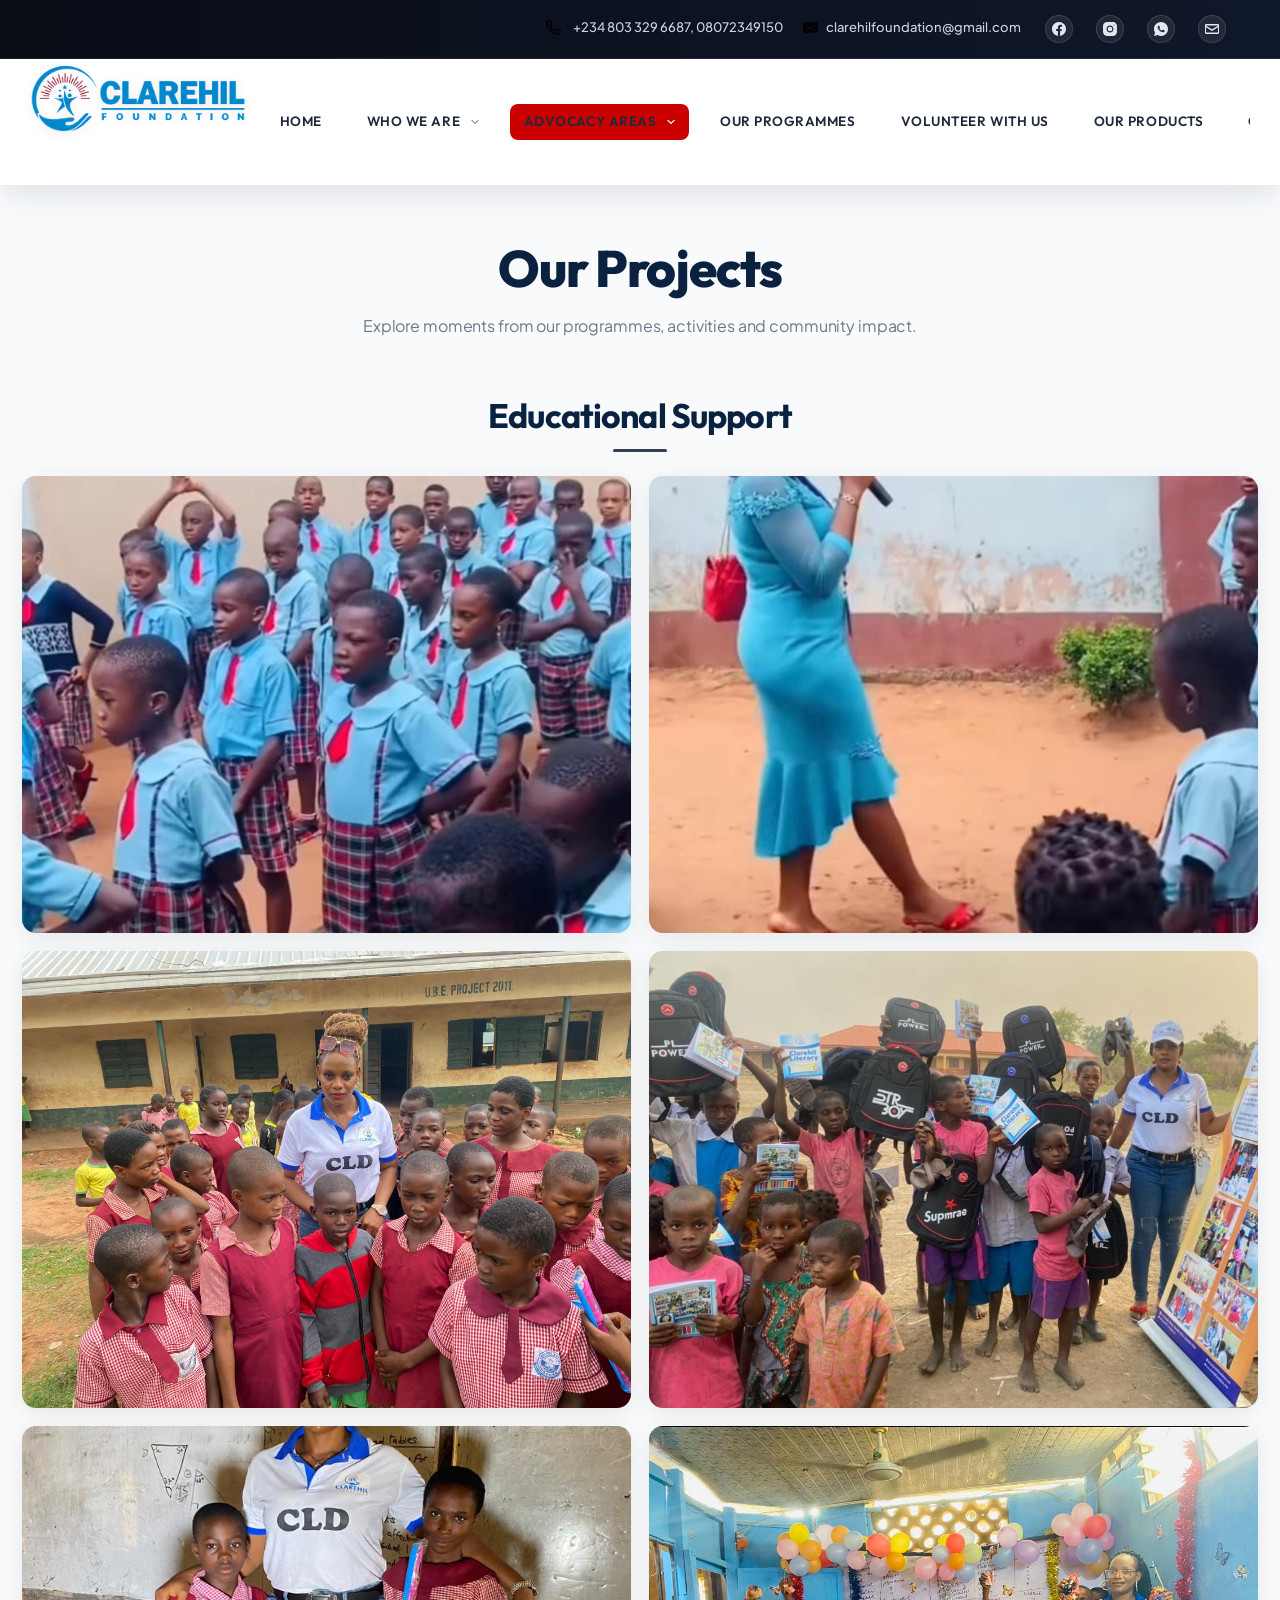
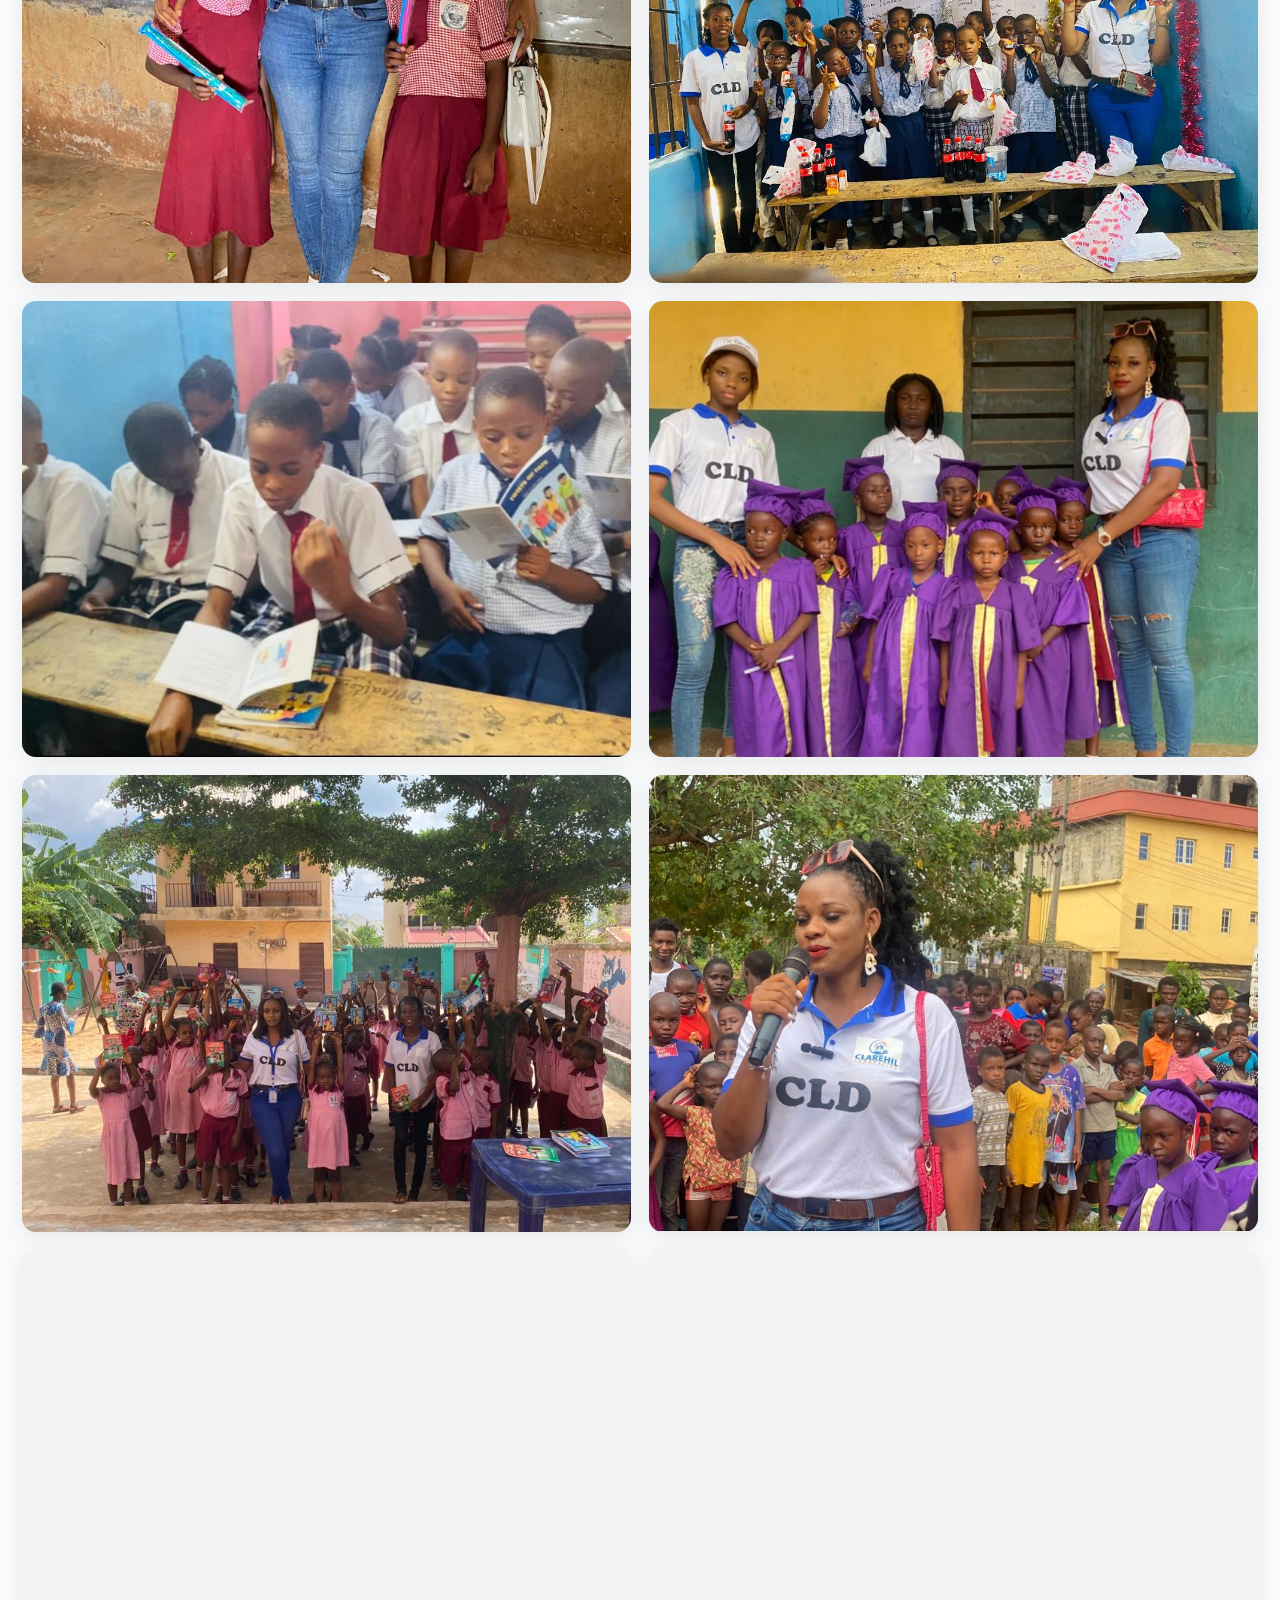
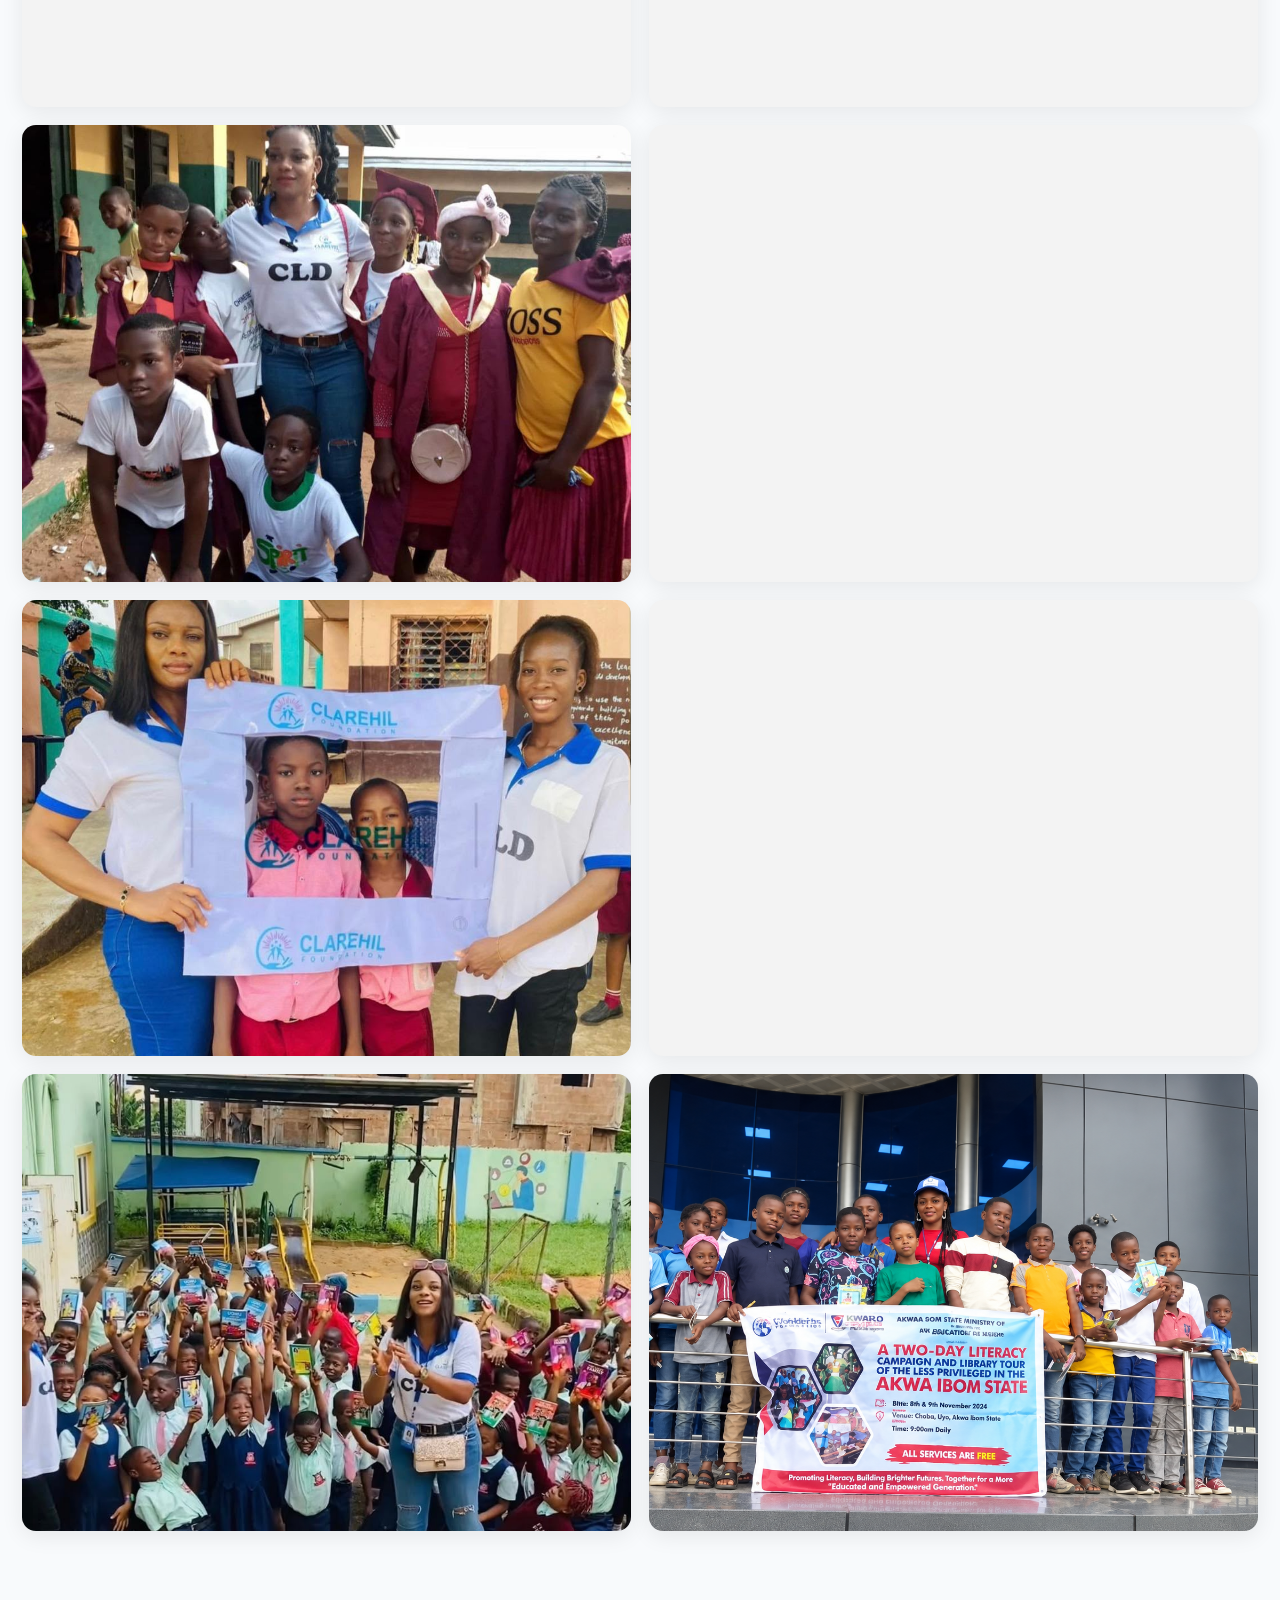
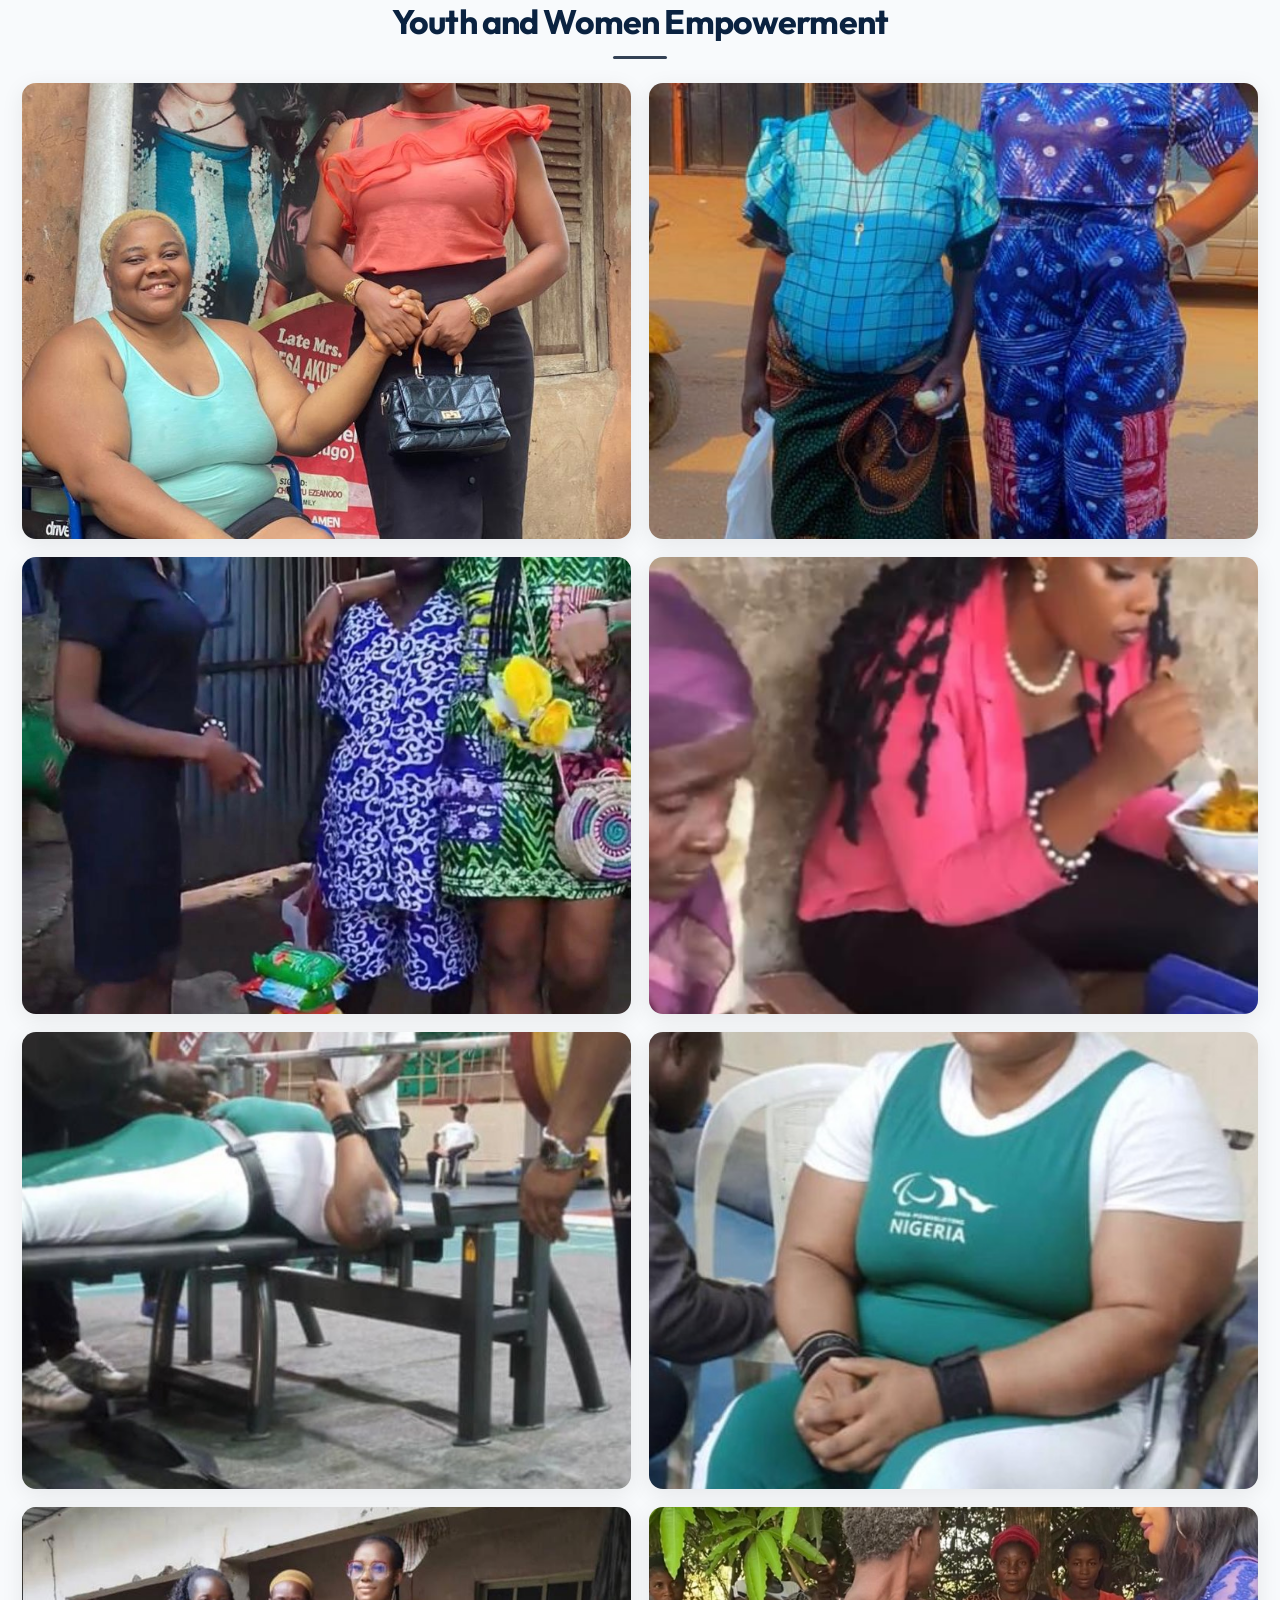
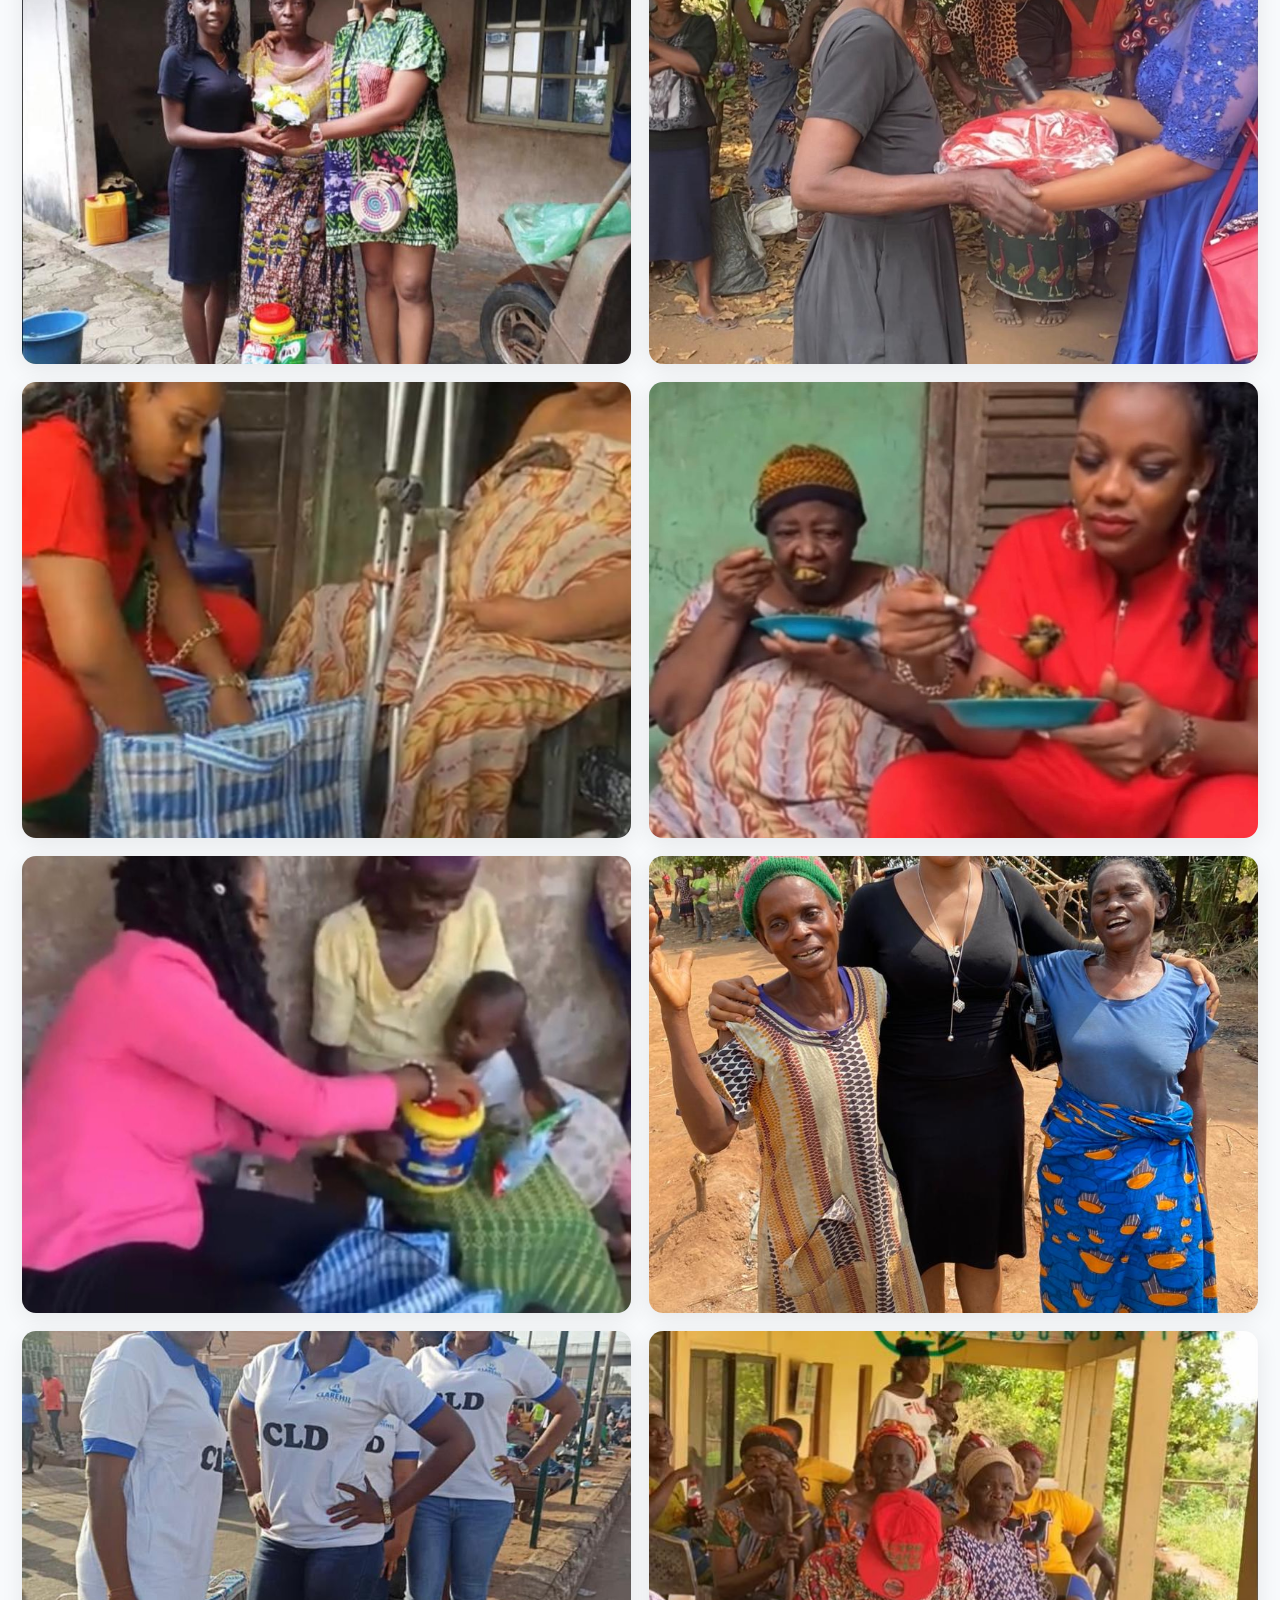
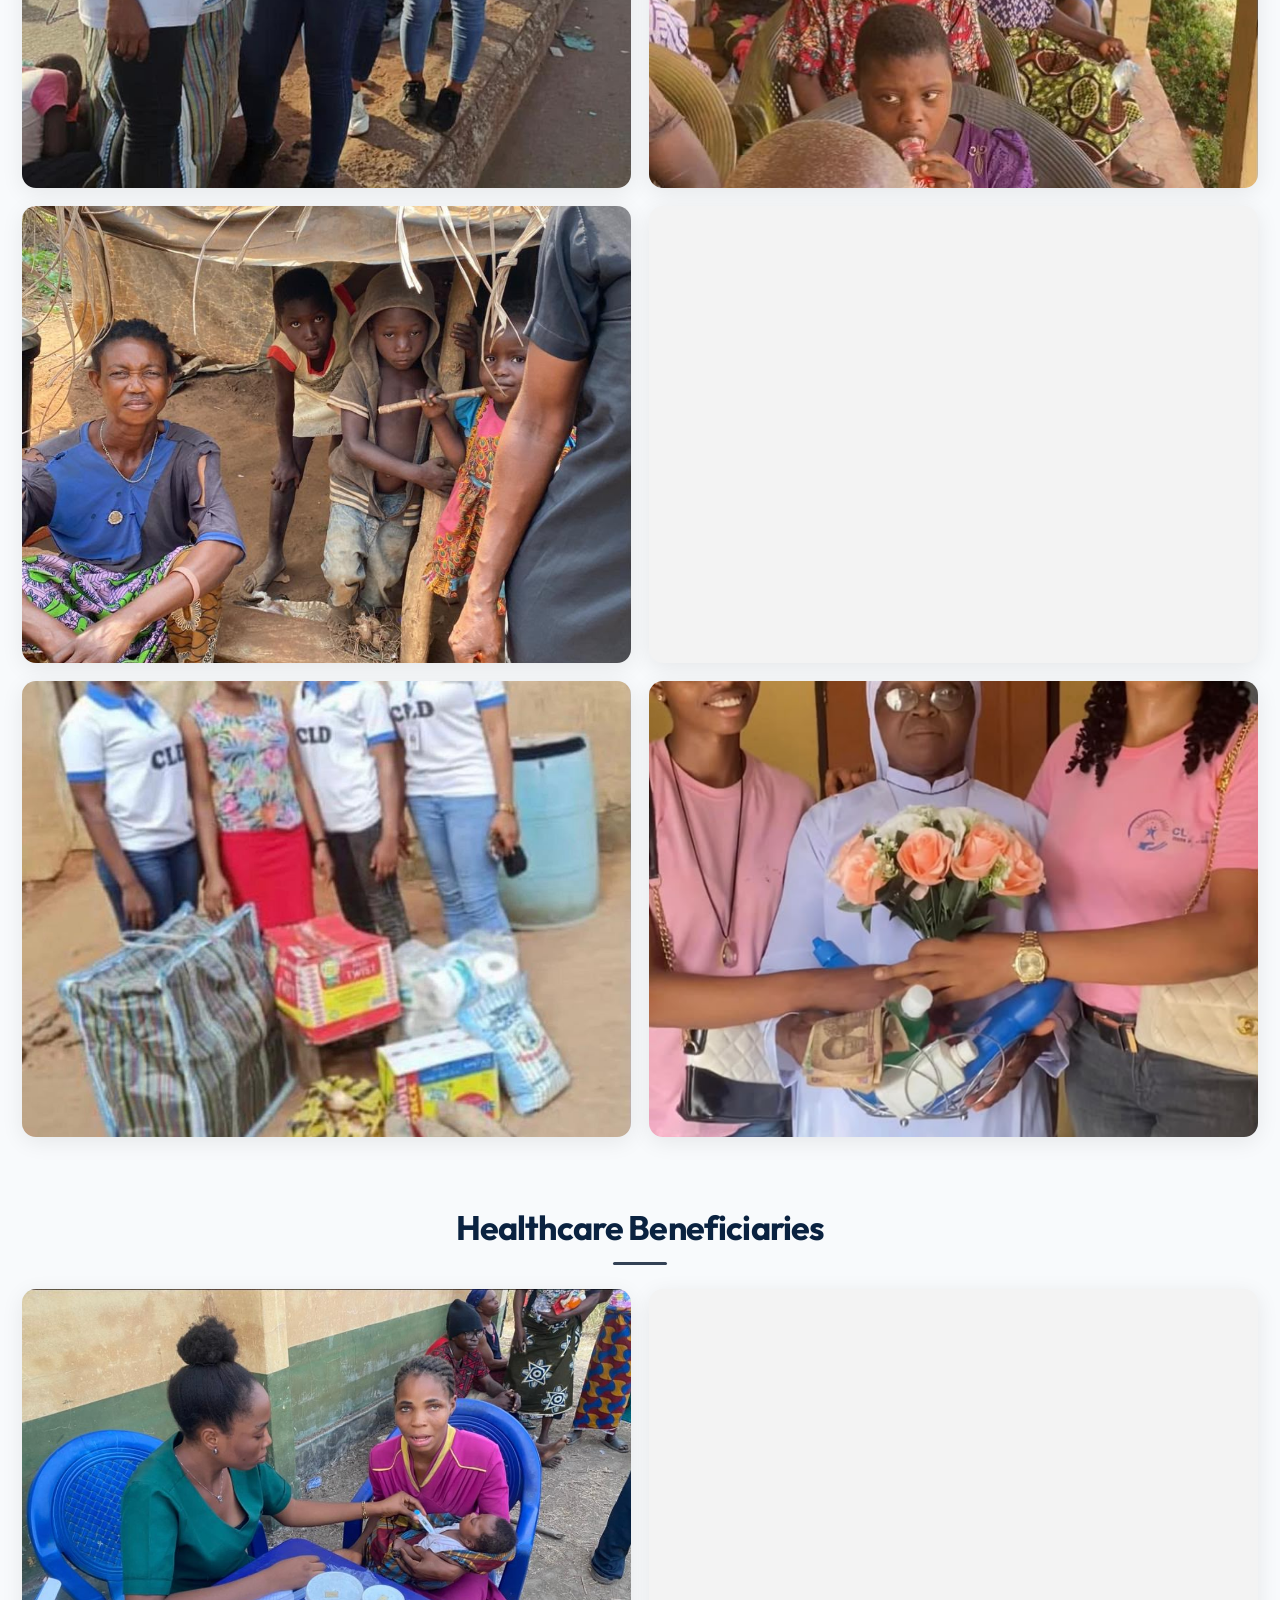
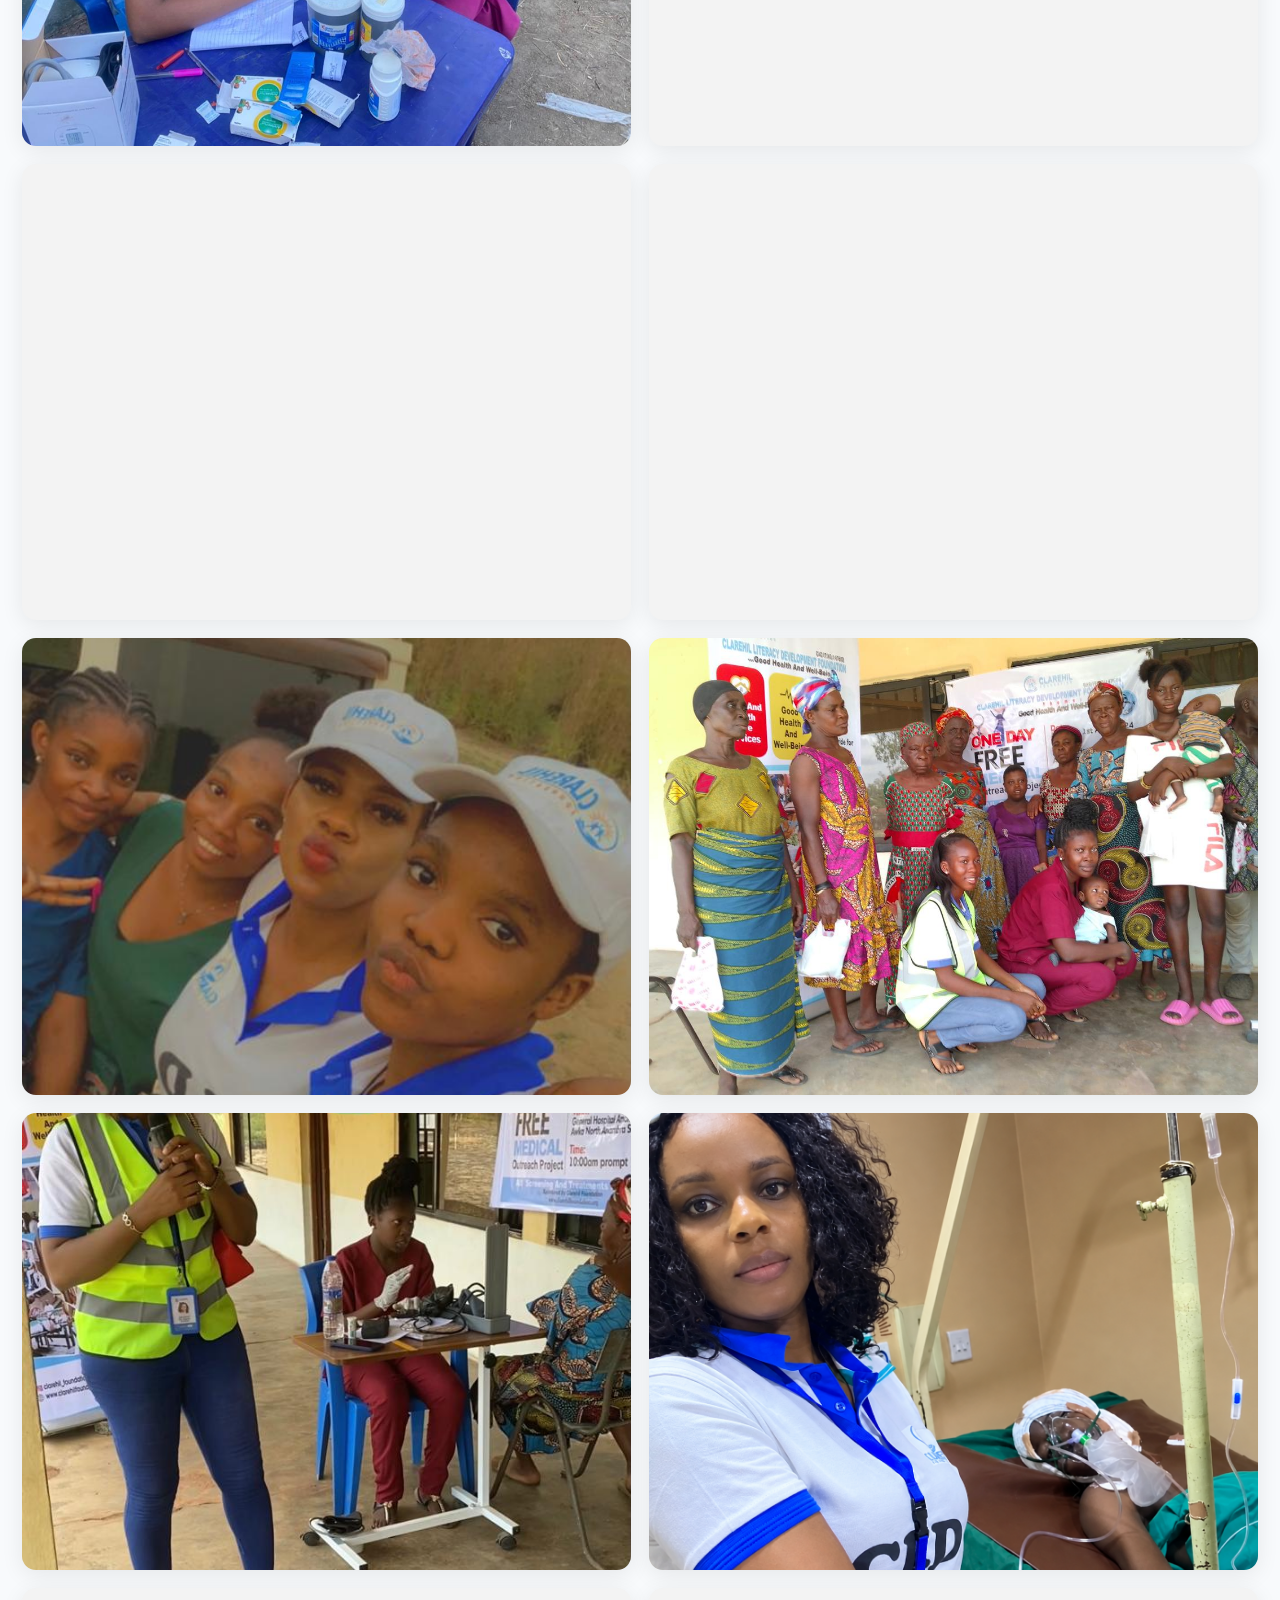
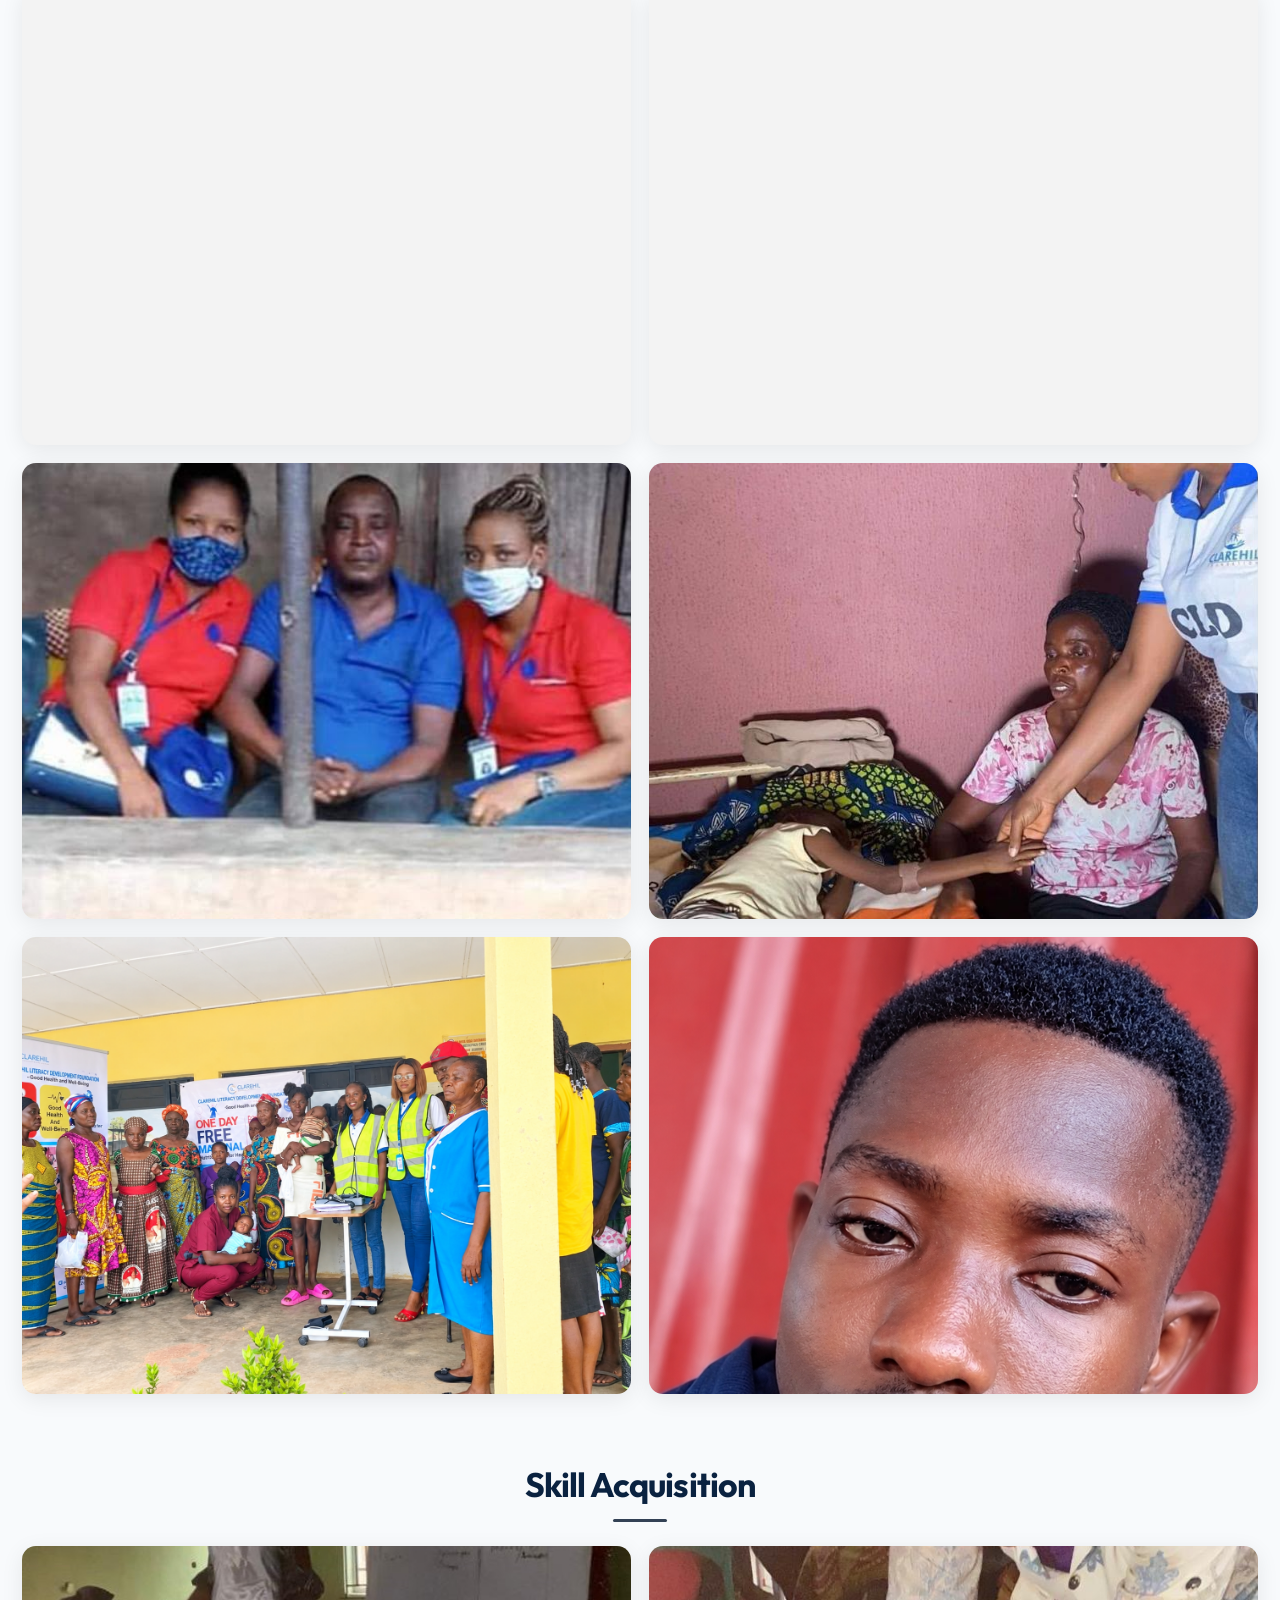
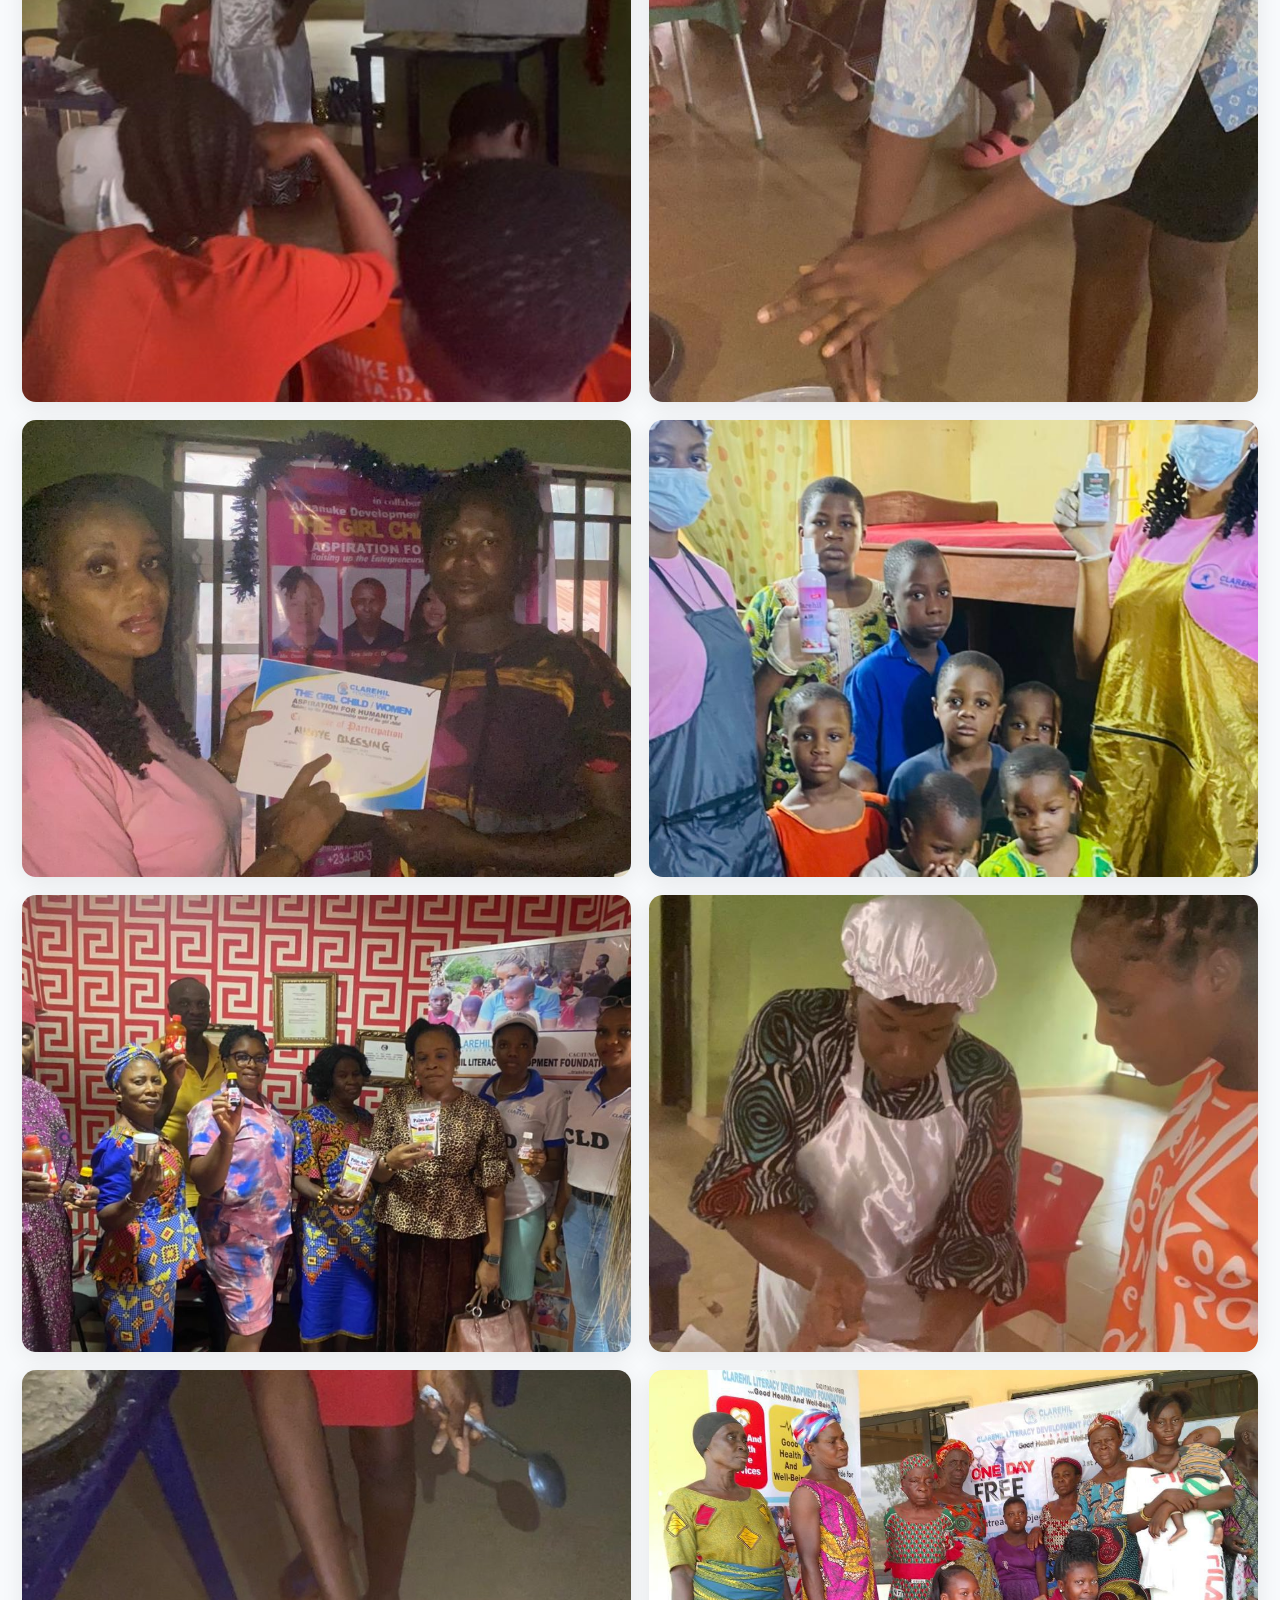
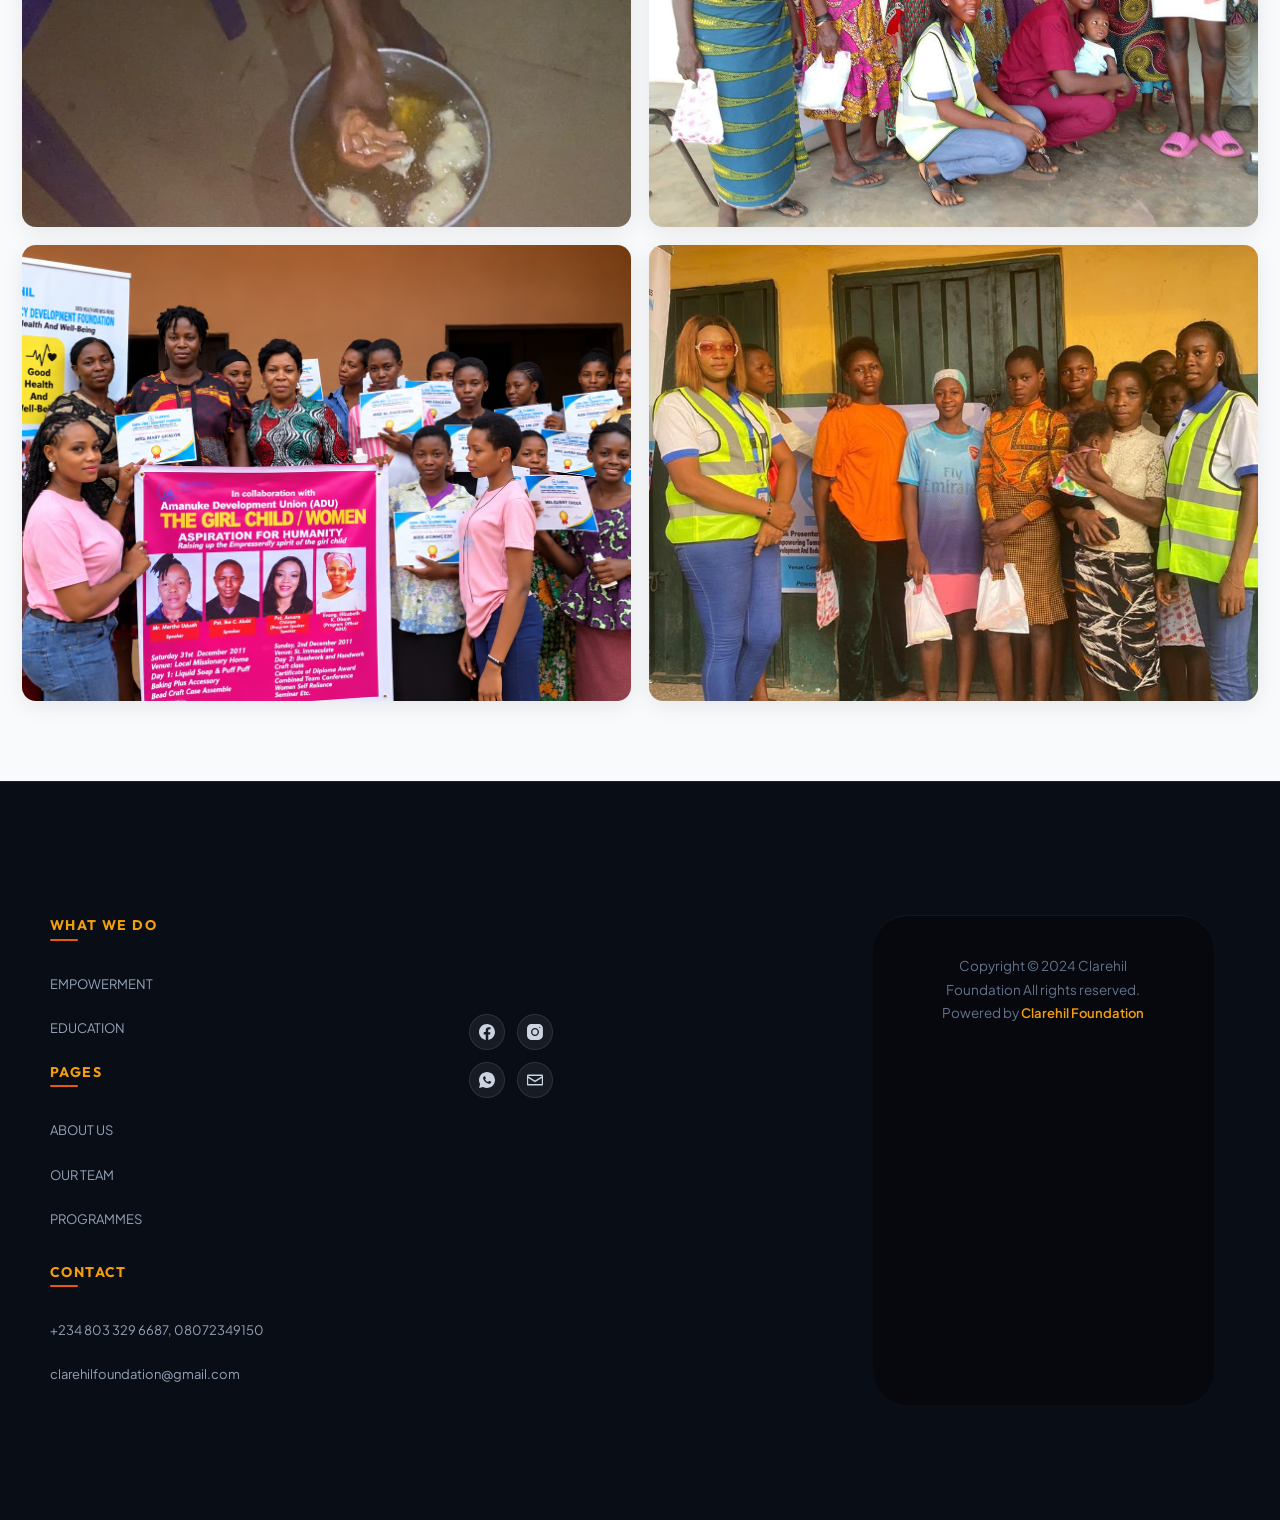
<file: index.html@p=1034.html>
<!DOCTYPE html>
<html lang="en-US">
<head>
<meta charset="utf-8"/>
<meta content="width=device-width, initial-scale=1, maximum-scale=5, viewport-fit=cover" name="viewport"/>
<link href="https://gmpg.org/xfn/11" rel="profile"/>
<title>Gallery – Clarehil Literacy Development Foundation</title>
<meta content="max-image-preview:large" name="robots">
<link href="https://fonts.googleapis.com/" rel="dns-prefetch">
<link href="feed/index.html" rel="alternate" title="Clarehil Foundation » Feed" type="application/rss+xml"/>
<link href="comments/feed/index.html" rel="alternate" title="Clarehil Foundation » Comments Feed" type="application/rss+xml"/>
<link href="wp-json/oembed/1.0/embed@url=https%253A%252F%252Fbridge2betterinitiative.org%252Fbecome-a-partner%252F" rel="alternate" title="oEmbed (JSON)" type="application/json+oembed"/>
<link href="wp-json/oembed/1.0/embed@url=https%253A%252F%252Fbridge2betterinitiative.org%252Fbecome-a-partner%252F&amp;format=xml" rel="alternate" title="oEmbed (XML)" type="text/xml+oembed"/>
<style id="wp-img-auto-sizes-contain-inline-css">
img:is([sizes=auto i],[sizes^="auto," i]){contain-intrinsic-size:3000px 1500px}
/*# sourceURL=wp-img-auto-sizes-contain-inline-css */
</style>
<style id="clarehil-footer-bottom-fix">
/* Footer copyright bar: responsive + centred on laptops / large screens */
footer.ct-footer [data-row="bottom"]{
  box-sizing:border-box;
  width:calc(100% - 32px);
  max-width:1290px;
  margin-left:auto;
  margin-right:auto;
  overflow:hidden;
}
footer.ct-footer [data-row="bottom"] > .ct-container-fluid{
  box-sizing:border-box;
  width:100%;
  max-width:100%;
  margin:0 auto;
  padding:18px 24px;
  display:flex;
  justify-content:center;
  align-items:center;
}
footer.ct-footer [data-row="bottom"] [data-column="copyright"]{
  box-sizing:border-box;
  width:100%;
  max-width:100%;
  display:flex;
  justify-content:center;
  align-items:center;
  text-align:center;
}
footer.ct-footer [data-row="bottom"] .ct-footer-copyright{
  width:100%;
  max-width:100%;
  text-align:center;
}
footer.ct-footer [data-row="bottom"] .ct-footer-copyright p{
  margin:0 auto;
  max-width:100%;
  line-height:1.6;
  overflow-wrap:anywhere;
  text-wrap:balance;
}
@media (max-width:689px){
  footer.ct-footer [data-row="bottom"]{width:calc(100% - 20px);border-radius:25px !important;}
  footer.ct-footer [data-row="bottom"] > .ct-container-fluid{padding:16px 16px;}
}
</style>
<link href="wp-content/uploads/blocksy/css/global.css@ver=15220.css" id="blocksy-dynamic-global-css" media="all" rel="stylesheet"/>
<style id="global-styles-inline-css">
:root{--wp--preset--aspect-ratio--square: 1;--wp--preset--aspect-ratio--4-3: 4/3;--wp--preset--aspect-ratio--3-4: 3/4;--wp--preset--aspect-ratio--3-2: 3/2;--wp--preset--aspect-ratio--2-3: 2/3;--wp--preset--aspect-ratio--16-9: 16/9;--wp--preset--aspect-ratio--9-16: 9/16;--wp--preset--color--black: #000000;--wp--preset--color--cyan-bluish-gray: #abb8c3;--wp--preset--color--white: #ffffff;--wp--preset--color--pale-pink: #f78da7;--wp--preset--color--vivid-red: #cf2e2e;--wp--preset--color--luminous-vivid-orange: #ff6900;--wp--preset--color--luminous-vivid-amber: #fcb900;--wp--preset--color--light-green-cyan: #7bdcb5;--wp--preset--color--vivid-green-cyan: #00d084;--wp--preset--color--pale-cyan-blue: #8ed1fc;--wp--preset--color--vivid-cyan-blue: #0693e3;--wp--preset--color--vivid-purple: #9b51e0;--wp--preset--color--palette-color-1: var(--theme-palette-color-1, #ca0000);--wp--preset--color--palette-color-2: var(--theme-palette-color-2, #24417C);--wp--preset--color--palette-color-3: var(--theme-palette-color-3, #355575);--wp--preset--color--palette-color-4: var(--theme-palette-color-4, #102136);--wp--preset--color--palette-color-5: var(--theme-palette-color-5, #E7EBEE);--wp--preset--color--palette-color-6: var(--theme-palette-color-6, #F3F5F7);--wp--preset--color--palette-color-7: var(--theme-palette-color-7, #F7FAFD);--wp--preset--color--palette-color-8: var(--theme-palette-color-8, #ffffff);--wp--preset--color--palette-color-9: var(--theme-palette-color-9, #FFE8DA);--wp--preset--gradient--vivid-cyan-blue-to-vivid-purple: linear-gradient(135deg,rgb(6,147,227) 0%,rgb(155,81,224) 100%);--wp--preset--gradient--light-green-cyan-to-vivid-green-cyan: linear-gradient(135deg,rgb(122,220,180) 0%,rgb(0,208,130) 100%);--wp--preset--gradient--luminous-vivid-amber-to-luminous-vivid-orange: linear-gradient(135deg,rgb(252,185,0) 0%,rgb(255,105,0) 100%);--wp--preset--gradient--luminous-vivid-orange-to-vivid-red: linear-gradient(135deg,rgb(255,105,0) 0%,rgb(207,46,46) 100%);--wp--preset--gradient--very-light-gray-to-cyan-bluish-gray: linear-gradient(135deg,rgb(238,238,238) 0%,rgb(169,184,195) 100%);--wp--preset--gradient--cool-to-warm-spectrum: linear-gradient(135deg,rgb(74,234,220) 0%,rgb(151,120,209) 20%,rgb(207,42,186) 40%,rgb(238,44,130) 60%,rgb(251,105,98) 80%,rgb(254,248,76) 100%);--wp--preset--gradient--blush-light-purple: linear-gradient(135deg,rgb(255,206,236) 0%,rgb(152,150,240) 100%);--wp--preset--gradient--blush-bordeaux: linear-gradient(135deg,rgb(254,205,165) 0%,rgb(254,45,45) 50%,rgb(107,0,62) 100%);--wp--preset--gradient--luminous-dusk: linear-gradient(135deg,rgb(255,203,112) 0%,rgb(199,81,192) 50%,rgb(65,88,208) 100%);--wp--preset--gradient--pale-ocean: linear-gradient(135deg,rgb(255,245,203) 0%,rgb(182,227,212) 50%,rgb(51,167,181) 100%);--wp--preset--gradient--electric-grass: linear-gradient(135deg,rgb(202,248,128) 0%,rgb(113,206,126) 100%);--wp--preset--gradient--midnight: linear-gradient(135deg,rgb(2,3,129) 0%,rgb(40,116,252) 100%);--wp--preset--gradient--juicy-peach: linear-gradient(to right, #ffecd2 0%, #fcb69f 100%);--wp--preset--gradient--young-passion: linear-gradient(to right, #ff8177 0%, #ff867a 0%, #ff8c7f 21%, #f99185 52%, #cf556c 78%, #b12a5b 100%);--wp--preset--gradient--true-sunset: linear-gradient(to right, #fa709a 0%, #fee140 100%);--wp--preset--gradient--morpheus-den: linear-gradient(to top, #30cfd0 0%, #330867 100%);--wp--preset--gradient--plum-plate: linear-gradient(135deg, #667eea 0%, #764ba2 100%);--wp--preset--gradient--aqua-splash: linear-gradient(15deg, #13547a 0%, #80d0c7 100%);--wp--preset--gradient--love-kiss: linear-gradient(to top, #ff0844 0%, #ffb199 100%);--wp--preset--gradient--new-retrowave: linear-gradient(to top, #3b41c5 0%, #a981bb 49%, #ffc8a9 100%);--wp--preset--gradient--plum-bath: linear-gradient(to top, #cc208e 0%, #6713d2 100%);--wp--preset--gradient--high-flight: linear-gradient(to right, #0acffe 0%, #495aff 100%);--wp--preset--gradient--teen-party: linear-gradient(-225deg, #FF057C 0%, #8D0B93 50%, #321575 100%);--wp--preset--gradient--fabled-sunset: linear-gradient(-225deg, #231557 0%, #44107A 29%, #FF1361 67%, #FFF800 100%);--wp--preset--gradient--arielle-smile: radial-gradient(circle 248px at center, #16d9e3 0%, #30c7ec 47%, #46aef7 100%);--wp--preset--gradient--itmeo-branding: linear-gradient(180deg, #2af598 0%, #009efd 100%);--wp--preset--gradient--deep-blue: linear-gradient(to right, #6a11cb 0%, #2575fc 100%);--wp--preset--gradient--strong-bliss: linear-gradient(to right, #f78ca0 0%, #f9748f 19%, #fd868c 60%, #fe9a8b 100%);--wp--preset--gradient--sweet-period: linear-gradient(to top, #3f51b1 0%, #5a55ae 13%, #7b5fac 25%, #8f6aae 38%, #a86aa4 50%, #cc6b8e 62%, #f18271 75%, #f3a469 87%, #f7c978 100%);--wp--preset--gradient--purple-division: linear-gradient(to top, #7028e4 0%, #e5b2ca 100%);--wp--preset--gradient--cold-evening: linear-gradient(to top, #0c3483 0%, #a2b6df 100%, #6b8cce 100%, #a2b6df 100%);--wp--preset--gradient--mountain-rock: linear-gradient(to right, #868f96 0%, #596164 100%);--wp--preset--gradient--desert-hump: linear-gradient(to top, #c79081 0%, #dfa579 100%);--wp--preset--gradient--ethernal-constance: linear-gradient(to top, #09203f 0%, #537895 100%);--wp--preset--gradient--happy-memories: linear-gradient(-60deg, #ff5858 0%, #f09819 100%);--wp--preset--gradient--grown-early: linear-gradient(to top, #0ba360 0%, #3cba92 100%);--wp--preset--gradient--morning-salad: linear-gradient(-225deg, #B7F8DB 0%, #50A7C2 100%);--wp--preset--gradient--night-call: linear-gradient(-225deg, #AC32E4 0%, #7918F2 48%, #4801FF 100%);--wp--preset--gradient--mind-crawl: linear-gradient(-225deg, #473B7B 0%, #3584A7 51%, #30D2BE 100%);--wp--preset--gradient--angel-care: linear-gradient(-225deg, #FFE29F 0%, #FFA99F 48%, #FF719A 100%);--wp--preset--gradient--juicy-cake: linear-gradient(to top, #e14fad 0%, #f9d423 100%);--wp--preset--gradient--rich-metal: linear-gradient(to right, #d7d2cc 0%, #304352 100%);--wp--preset--gradient--mole-hall: linear-gradient(-20deg, #616161 0%, #9bc5c3 100%);--wp--preset--gradient--cloudy-knoxville: linear-gradient(120deg, #fdfbfb 0%, #ebedee 100%);--wp--preset--gradient--soft-grass: linear-gradient(to top, #c1dfc4 0%, #deecdd 100%);--wp--preset--gradient--saint-petersburg: linear-gradient(135deg, #f5f7fa 0%, #c3cfe2 100%);--wp--preset--gradient--everlasting-sky: linear-gradient(135deg, #fdfcfb 0%, #e2d1c3 100%);--wp--preset--gradient--kind-steel: linear-gradient(-20deg, #e9defa 0%, #fbfcdb 100%);--wp--preset--gradient--over-sun: linear-gradient(60deg, #abecd6 0%, #fbed96 100%);--wp--preset--gradient--premium-white: linear-gradient(to top, #d5d4d0 0%, #d5d4d0 1%, #eeeeec 31%, #efeeec 75%, #e9e9e7 100%);--wp--preset--gradient--clean-mirror: linear-gradient(45deg, #93a5cf 0%, #e4efe9 100%);--wp--preset--gradient--wild-apple: linear-gradient(to top, #d299c2 0%, #fef9d7 100%);--wp--preset--gradient--snow-again: linear-gradient(to top, #e6e9f0 0%, #eef1f5 100%);--wp--preset--gradient--confident-cloud: linear-gradient(to top, #dad4ec 0%, #dad4ec 1%, #f3e7e9 100%);--wp--preset--gradient--glass-water: linear-gradient(to top, #dfe9f3 0%, white 100%);--wp--preset--gradient--perfect-white: linear-gradient(-225deg, #E3FDF5 0%, #FFE6FA 100%);--wp--preset--font-size--small: 13px;--wp--preset--font-size--medium: 20px;--wp--preset--font-size--large: clamp(22px, 1.375rem + ((1vw - 3.2px) * 0.625), 30px);--wp--preset--font-size--x-large: clamp(30px, 1.875rem + ((1vw - 3.2px) * 1.563), 50px);--wp--preset--font-size--xx-large: clamp(45px, 2.813rem + ((1vw - 3.2px) * 2.734), 80px);--wp--preset--spacing--20: 0.44rem;--wp--preset--spacing--30: 0.67rem;--wp--preset--spacing--40: 1rem;--wp--preset--spacing--50: 1.5rem;--wp--preset--spacing--60: 2.25rem;--wp--preset--spacing--70: 3.38rem;--wp--preset--spacing--80: 5.06rem;--wp--preset--shadow--natural: 6px 6px 9px rgba(0, 0, 0, 0.2);--wp--preset--shadow--deep: 12px 12px 50px rgba(0, 0, 0, 0.4);--wp--preset--shadow--sharp: 6px 6px 0px rgba(0, 0, 0, 0.2);--wp--preset--shadow--outlined: 6px 6px 0px -3px rgb(255, 255, 255), 6px 6px rgb(0, 0, 0);--wp--preset--shadow--crisp: 6px 6px 0px rgb(0, 0, 0);}.wp-block-button{--wp--preset--dimension--25: 25%;--wp--preset--dimension--50: 50%;--wp--preset--dimension--75: 75%;--wp--preset--dimension--100: 100%;}:root { --wp--style--global--content-size: var(--theme-block-max-width);--wp--style--global--wide-size: var(--theme-block-wide-max-width); }:where(body) { margin: 0; }.wp-site-blocks > .alignleft { float: left; margin-right: 2em; }.wp-site-blocks > .alignright { float: right; margin-left: 2em; }.wp-site-blocks > .aligncenter { justify-content: center; margin-left: auto; margin-right: auto; }:where(.wp-site-blocks) > * { margin-block-start: var(--theme-content-spacing); margin-block-end: 0; }:where(.wp-site-blocks) > :first-child { margin-block-start: 0; }:where(.wp-site-blocks) > :last-child { margin-block-end: 0; }:root { --wp--style--block-gap: var(--theme-content-spacing); }:root :where(.is-layout-flow) > :first-child{margin-block-start: 0;}:root :where(.is-layout-flow) > :last-child{margin-block-end: 0;}:root :where(.is-layout-flow) > *{margin-block-start: var(--theme-content-spacing);margin-block-end: 0;}:root :where(.is-layout-constrained) > :first-child{margin-block-start: 0;}:root :where(.is-layout-constrained) > :last-child{margin-block-end: 0;}:root :where(.is-layout-constrained) > *{margin-block-start: var(--theme-content-spacing);margin-block-end: 0;}:root :where(.is-layout-flex){gap: var(--theme-content-spacing);}:root :where(.is-layout-grid){gap: var(--theme-content-spacing);}.is-layout-flow > .alignleft{float: left;margin-inline-start: 0;margin-inline-end: 2em;}.is-layout-flow > .alignright{float: right;margin-inline-start: 2em;margin-inline-end: 0;}.is-layout-flow > .aligncenter{margin-left: auto !important;margin-right: auto !important;}.is-layout-constrained > .alignleft{float: left;margin-inline-start: 0;margin-inline-end: 2em;}.is-layout-constrained > .alignright{float: right;margin-inline-start: 2em;margin-inline-end: 0;}.is-layout-constrained > .aligncenter{margin-left: auto !important;margin-right: auto !important;}.is-layout-constrained > :where(:not(.alignleft):not(.alignright):not(.alignfull)){max-width: var(--wp--style--global--content-size);margin-left: auto !important;margin-right: auto !important;}.is-layout-constrained > .alignwide{max-width: var(--wp--style--global--wide-size);}body .is-layout-flex{display: flex;}.is-layout-flex{flex-wrap: wrap;align-items: center;}.is-layout-flex > :is(*, div){margin: 0;}body .is-layout-grid{display: grid;}.is-layout-grid > :is(*, div){margin: 0;}body{padding-top: 0px;padding-right: 0px;padding-bottom: 0px;padding-left: 0px;}:root :where(.wp-element-button, .wp-block-button__link){font-style: inherit;font-weight: inherit;letter-spacing: inherit;text-transform: inherit;}.has-black-color{color: var(--wp--preset--color--black) !important;}.has-cyan-bluish-gray-color{color: var(--wp--preset--color--cyan-bluish-gray) !important;}.has-white-color{color: var(--wp--preset--color--white) !important;}.has-pale-pink-color{color: var(--wp--preset--color--pale-pink) !important;}.has-vivid-red-color{color: var(--wp--preset--color--vivid-red) !important;}.has-luminous-vivid-orange-color{color: var(--wp--preset--color--luminous-vivid-orange) !important;}.has-luminous-vivid-amber-color{color: var(--wp--preset--color--luminous-vivid-amber) !important;}.has-light-green-cyan-color{color: var(--wp--preset--color--light-green-cyan) !important;}.has-vivid-green-cyan-color{color: var(--wp--preset--color--vivid-green-cyan) !important;}.has-pale-cyan-blue-color{color: var(--wp--preset--color--pale-cyan-blue) !important;}.has-vivid-cyan-blue-color{color: var(--wp--preset--color--vivid-cyan-blue) !important;}.has-vivid-purple-color{color: var(--wp--preset--color--vivid-purple) !important;}.has-palette-color-1-color{color: var(--wp--preset--color--palette-color-1) !important;}.has-palette-color-2-color{color: var(--wp--preset--color--palette-color-2) !important;}.has-palette-color-3-color{color: var(--wp--preset--color--palette-color-3) !important;}.has-palette-color-4-color{color: var(--wp--preset--color--palette-color-4) !important;}.has-palette-color-5-color{color: var(--wp--preset--color--palette-color-5) !important;}.has-palette-color-6-color{color: var(--wp--preset--color--palette-color-6) !important;}.has-palette-color-7-color{color: var(--wp--preset--color--palette-color-7) !important;}.has-palette-color-8-color{color: var(--wp--preset--color--palette-color-8) !important;}.has-palette-color-9-color{color: var(--wp--preset--color--palette-color-9) !important;}.has-black-background-color{background-color: var(--wp--preset--color--black) !important;}.has-cyan-bluish-gray-background-color{background-color: var(--wp--preset--color--cyan-bluish-gray) !important;}.has-white-background-color{background-color: var(--wp--preset--color--white) !important;}.has-pale-pink-background-color{background-color: var(--wp--preset--color--pale-pink) !important;}.has-vivid-red-background-color{background-color: var(--wp--preset--color--vivid-red) !important;}.has-luminous-vivid-orange-background-color{background-color: var(--wp--preset--color--luminous-vivid-orange) !important;}.has-luminous-vivid-amber-background-color{background-color: var(--wp--preset--color--luminous-vivid-amber) !important;}.has-light-green-cyan-background-color{background-color: var(--wp--preset--color--light-green-cyan) !important;}.has-vivid-green-cyan-background-color{background-color: var(--wp--preset--color--vivid-green-cyan) !important;}.has-pale-cyan-blue-background-color{background-color: var(--wp--preset--color--pale-cyan-blue) !important;}.has-vivid-cyan-blue-background-color{background-color: var(--wp--preset--color--vivid-cyan-blue) !important;}.has-vivid-purple-background-color{background-color: var(--wp--preset--color--vivid-purple) !important;}.has-palette-color-1-background-color{background-color: var(--wp--preset--color--palette-color-1) !important;}.has-palette-color-2-background-color{background-color: var(--wp--preset--color--palette-color-2) !important;}.has-palette-color-3-background-color{background-color: var(--wp--preset--color--palette-color-3) !important;}.has-palette-color-4-background-color{background-color: var(--wp--preset--color--palette-color-4) !important;}.has-palette-color-5-background-color{background-color: var(--wp--preset--color--palette-color-5) !important;}.has-palette-color-6-background-color{background-color: var(--wp--preset--color--palette-color-6) !important;}.has-palette-color-7-background-color{background-color: var(--wp--preset--color--palette-color-7) !important;}.has-palette-color-8-background-color{background-color: var(--wp--preset--color--palette-color-8) !important;}.has-palette-color-9-background-color{background-color: var(--wp--preset--color--palette-color-9) !important;}.has-black-border-color{border-color: var(--wp--preset--color--black) !important;}.has-cyan-bluish-gray-border-color{border-color: var(--wp--preset--color--cyan-bluish-gray) !important;}.has-white-border-color{border-color: var(--wp--preset--color--white) !important;}.has-pale-pink-border-color{border-color: var(--wp--preset--color--pale-pink) !important;}.has-vivid-red-border-color{border-color: var(--wp--preset--color--vivid-red) !important;}.has-luminous-vivid-orange-border-color{border-color: var(--wp--preset--color--luminous-vivid-orange) !important;}.has-luminous-vivid-amber-border-color{border-color: var(--wp--preset--color--luminous-vivid-amber) !important;}.has-light-green-cyan-border-color{border-color: var(--wp--preset--color--light-green-cyan) !important;}.has-vivid-green-cyan-border-color{border-color: var(--wp--preset--color--vivid-green-cyan) !important;}.has-pale-cyan-blue-border-color{border-color: var(--wp--preset--color--pale-cyan-blue) !important;}.has-vivid-cyan-blue-border-color{border-color: var(--wp--preset--color--vivid-cyan-blue) !important;}.has-vivid-purple-border-color{border-color: var(--wp--preset--color--vivid-purple) !important;}.has-palette-color-1-border-color{border-color: var(--wp--preset--color--palette-color-1) !important;}.has-palette-color-2-border-color{border-color: var(--wp--preset--color--palette-color-2) !important;}.has-palette-color-3-border-color{border-color: var(--wp--preset--color--palette-color-3) !important;}.has-palette-color-4-border-color{border-color: var(--wp--preset--color--palette-color-4) !important;}.has-palette-color-5-border-color{border-color: var(--wp--preset--color--palette-color-5) !important;}.has-palette-color-6-border-color{border-color: var(--wp--preset--color--palette-color-6) !important;}.has-palette-color-7-border-color{border-color: var(--wp--preset--color--palette-color-7) !important;}.has-palette-color-8-border-color{border-color: var(--wp--preset--color--palette-color-8) !important;}.has-palette-color-9-border-color{border-color: var(--wp--preset--color--palette-color-9) !important;}.has-vivid-cyan-blue-to-vivid-purple-gradient-background{background: var(--wp--preset--gradient--vivid-cyan-blue-to-vivid-purple) !important;}.has-light-green-cyan-to-vivid-green-cyan-gradient-background{background: var(--wp--preset--gradient--light-green-cyan-to-vivid-green-cyan) !important;}.has-luminous-vivid-amber-to-luminous-vivid-orange-gradient-background{background: var(--wp--preset--gradient--luminous-vivid-amber-to-luminous-vivid-orange) !important;}.has-luminous-vivid-orange-to-vivid-red-gradient-background{background: var(--wp--preset--gradient--luminous-vivid-orange-to-vivid-red) !important;}.has-very-light-gray-to-cyan-bluish-gray-gradient-background{background: var(--wp--preset--gradient--very-light-gray-to-cyan-bluish-gray) !important;}.has-cool-to-warm-spectrum-gradient-background{background: var(--wp--preset--gradient--cool-to-warm-spectrum) !important;}.has-blush-light-purple-gradient-background{background: var(--wp--preset--gradient--blush-light-purple) !important;}.has-blush-bordeaux-gradient-background{background: var(--wp--preset--gradient--blush-bordeaux) !important;}.has-luminous-dusk-gradient-background{background: var(--wp--preset--gradient--luminous-dusk) !important;}.has-pale-ocean-gradient-background{background: var(--wp--preset--gradient--pale-ocean) !important;}.has-electric-grass-gradient-background{background: var(--wp--preset--gradient--electric-grass) !important;}.has-midnight-gradient-background{background: var(--wp--preset--gradient--midnight) !important;}.has-juicy-peach-gradient-background{background: var(--wp--preset--gradient--juicy-peach) !important;}.has-young-passion-gradient-background{background: var(--wp--preset--gradient--young-passion) !important;}.has-true-sunset-gradient-background{background: var(--wp--preset--gradient--true-sunset) !important;}.has-morpheus-den-gradient-background{background: var(--wp--preset--gradient--morpheus-den) !important;}.has-plum-plate-gradient-background{background: var(--wp--preset--gradient--plum-plate) !important;}.has-aqua-splash-gradient-background{background: var(--wp--preset--gradient--aqua-splash) !important;}.has-love-kiss-gradient-background{background: var(--wp--preset--gradient--love-kiss) !important;}.has-new-retrowave-gradient-background{background: var(--wp--preset--gradient--new-retrowave) !important;}.has-plum-bath-gradient-background{background: var(--wp--preset--gradient--plum-bath) !important;}.has-high-flight-gradient-background{background: var(--wp--preset--gradient--high-flight) !important;}.has-teen-party-gradient-background{background: var(--wp--preset--gradient--teen-party) !important;}.has-fabled-sunset-gradient-background{background: var(--wp--preset--gradient--fabled-sunset) !important;}.has-arielle-smile-gradient-background{background: var(--wp--preset--gradient--arielle-smile) !important;}.has-itmeo-branding-gradient-background{background: var(--wp--preset--gradient--itmeo-branding) !important;}.has-deep-blue-gradient-background{background: var(--wp--preset--gradient--deep-blue) !important;}.has-strong-bliss-gradient-background{background: var(--wp--preset--gradient--strong-bliss) !important;}.has-sweet-period-gradient-background{background: var(--wp--preset--gradient--sweet-period) !important;}.has-purple-division-gradient-background{background: var(--wp--preset--gradient--purple-division) !important;}.has-cold-evening-gradient-background{background: var(--wp--preset--gradient--cold-evening) !important;}.has-mountain-rock-gradient-background{background: var(--wp--preset--gradient--mountain-rock) !important;}.has-desert-hump-gradient-background{background: var(--wp--preset--gradient--desert-hump) !important;}.has-ethernal-constance-gradient-background{background: var(--wp--preset--gradient--ethernal-constance) !important;}.has-happy-memories-gradient-background{background: var(--wp--preset--gradient--happy-memories) !important;}.has-grown-early-gradient-background{background: var(--wp--preset--gradient--grown-early) !important;}.has-morning-salad-gradient-background{background: var(--wp--preset--gradient--morning-salad) !important;}.has-night-call-gradient-background{background: var(--wp--preset--gradient--night-call) !important;}.has-mind-crawl-gradient-background{background: var(--wp--preset--gradient--mind-crawl) !important;}.has-angel-care-gradient-background{background: var(--wp--preset--gradient--angel-care) !important;}.has-juicy-cake-gradient-background{background: var(--wp--preset--gradient--juicy-cake) !important;}.has-rich-metal-gradient-background{background: var(--wp--preset--gradient--rich-metal) !important;}.has-mole-hall-gradient-background{background: var(--wp--preset--gradient--mole-hall) !important;}.has-cloudy-knoxville-gradient-background{background: var(--wp--preset--gradient--cloudy-knoxville) !important;}.has-soft-grass-gradient-background{background: var(--wp--preset--gradient--soft-grass) !important;}.has-saint-petersburg-gradient-background{background: var(--wp--preset--gradient--saint-petersburg) !important;}.has-everlasting-sky-gradient-background{background: var(--wp--preset--gradient--everlasting-sky) !important;}.has-kind-steel-gradient-background{background: var(--wp--preset--gradient--kind-steel) !important;}.has-over-sun-gradient-background{background: var(--wp--preset--gradient--over-sun) !important;}.has-premium-white-gradient-background{background: var(--wp--preset--gradient--premium-white) !important;}.has-clean-mirror-gradient-background{background: var(--wp--preset--gradient--clean-mirror) !important;}.has-wild-apple-gradient-background{background: var(--wp--preset--gradient--wild-apple) !important;}.has-snow-again-gradient-background{background: var(--wp--preset--gradient--snow-again) !important;}.has-confident-cloud-gradient-background{background: var(--wp--preset--gradient--confident-cloud) !important;}.has-glass-water-gradient-background{background: var(--wp--preset--gradient--glass-water) !important;}.has-perfect-white-gradient-background{background: var(--wp--preset--gradient--perfect-white) !important;}.has-small-font-size{font-size: var(--wp--preset--font-size--small) !important;}.has-medium-font-size{font-size: var(--wp--preset--font-size--medium) !important;}.has-large-font-size{font-size: var(--wp--preset--font-size--large) !important;}.has-x-large-font-size{font-size: var(--wp--preset--font-size--x-large) !important;}.has-xx-large-font-size{font-size: var(--wp--preset--font-size--xx-large) !important;}
/*# sourceURL=global-styles-inline-css */
</style>
<link href="wp-content/plugins/contact-form-7/includes/css/styles.css@ver=6.0.2.css" id="contact-form-7-css" media="all" rel="stylesheet"/>
<link href="wp-content/plugins/foogallery/extensions/default-templates/shared/css/foogallery.min.css@ver=2.4.27.css" id="foogallery-core-css" media="all" rel="stylesheet"/>
<link href="wp-content/plugins/ht-mega-for-elementor/assets/css/htbbootstrap.css@ver=2.7.7.css" id="htbbootstrap-css" media="all" rel="stylesheet"/>
<link href="wp-content/plugins/elementor/assets/lib/font-awesome/css/font-awesome.min.css@ver=4.7.0.css" id="font-awesome-css" media="all" rel="stylesheet"/>
<link href="wp-content/plugins/ht-mega-for-elementor/assets/css/animation.css@ver=2.7.7.css" id="htmega-animation-css" media="all" rel="stylesheet"/>
<link href="wp-content/plugins/ht-mega-for-elementor/assets/css/htmega-keyframes.css@ver=2.7.7.css" id="htmega-keyframes-css" media="all" rel="stylesheet"/>
<link href="wp-content/plugins/ht-mega-for-elementor/assets/css/htmega-global-style.min.css@ver=2.7.7.css" id="htmega-global-style-min-css" media="all" rel="stylesheet"/>
<link href="wp-content/themes/blocksy/style.css@ver=7.1.css" id="parent-style-css" media="all" rel="stylesheet"/>
<link href="https://fonts.googleapis.com/css2?family=Raleway:wght@400;500;600;700&amp;family=Montserrat:wght@600&amp;family=Montserrat%20Alternates:wght@700&amp;family=Noto%20Sans%20Arabic:wght@700&amp;display=swap" id="blocksy-fonts-font-source-google-css" media="all" rel="stylesheet"/>
<link href="wp-content/themes/blocksy/static/bundle/main.min.css@ver=2.0.83.css" id="ct-main-styles-css" media="all" rel="stylesheet"/>
<link href="wp-content/themes/blocksy/static/bundle/elementor-frontend.min.css@ver=2.0.83.css" id="ct-elementor-styles-css" media="all" rel="stylesheet"/>
<link href="wp-content/themes/blocksy/static/bundle/cf-7.min.css@ver=2.0.83.css" id="ct-cf-7-styles-css" media="all" rel="stylesheet"/>
<link href="wp-content/themes/blocksy/static/bundle/wpforms.min.css@ver=2.0.83.css" id="ct-wpforms-styles-css" media="all" rel="stylesheet"/>
<link href="wp-content/plugins/elementor/assets/css/frontend.min.css@ver=3.26.3.css" id="elementor-frontend-css" media="all" rel="stylesheet"/>
<link href="wp-content/uploads/elementor/css/post-1476.css@ver=1749652223.css" id="elementor-post-1476-css" media="all" rel="stylesheet"/>
<link href="wp-content/plugins/elementor/assets/css/widget-heading.min.css@ver=3.26.3.css" id="widget-heading-css" media="all" rel="stylesheet"/>
<link href="wp-content/uploads/elementor/css/post-1034.css@ver=1750485760.css" id="elementor-post-1034-css" media="all" rel="stylesheet"/>
<link href="wp-content/plugins/essential-addons-for-elementor-lite/assets/front-end/css/view/general.min.css@ver=6.1.0.css" id="eael-general-css" media="all" rel="stylesheet"/>
<link href="wp-content/plugins/bdthemes-prime-slider-lite/assets/css/bdt-uikit.css@ver=3.21.7.css" id="bdt-uikit-css" media="all" rel="stylesheet"/>
<link href="wp-content/plugins/bdthemes-prime-slider-lite/assets/css/prime-slider-site.css@ver=3.16.5.css" id="prime-slider-site-css" media="all" rel="stylesheet"/>
<link href="https://fonts.googleapis.com/css?family=Montserrat:100,100italic,200,200italic,300,300italic,400,400italic,500,500italic,600,600italic,700,700italic,800,800italic,900,900italic%7CRaleway:100,100italic,200,200italic,300,300italic,400,400italic,500,500italic,600,600italic,700,700italic,800,800italic,900,900italic&amp;display=auto&amp;ver=7.1" id="google-fonts-1-css" media="all" rel="stylesheet"/>
<link crossorigin="" href="https://fonts.gstatic.com/" rel="preconnect"/><!--n2css--><!--n2js--><script id="jquery-core-js" src="wp-includes/js/jquery/jquery.min.js@ver=3.7.1"></script>
<script id="jquery-migrate-js" src="wp-includes/js/jquery/jquery-migrate.min.js@ver=3.4.1"></script>
<script id="bdt-uikit-js" src="wp-content/plugins/bdthemes-prime-slider-lite/assets/js/bdt-uikit.min.js@ver=3.21.7"></script>
<link href="wp-json/index.html" rel="https://api.w.org/"><link href="wp-json/wp/v2/pages/1034" rel="alternate" title="JSON" type="application/json"/><link href="https://bridge2betterinitiative.org/xmlrpc.php?rsd" rel="EditURI" title="RSD" type="application/rsd+xml"/>
<meta content="WordPress 7.1" name="generator">
<link href="index.html@p=1034.html" rel="canonical"/>
<link href="index.html@p=1034.html" rel="shortlink"/>
<meta content="1.4.9" name="cdp-version"/><noscript><link href="wp-content/themes/blocksy/static/bundle/no-scripts.min.css" rel="stylesheet" type="text/css"/></noscript>
<meta content="Elementor 3.26.3; features: e_font_icon_svg, additional_custom_breakpoints; settings: css_print_method-external, google_font-enabled, font_display-auto" name="generator"/>
<style>
				.e-con.e-parent:nth-of-type(n+4):not(.e-lazyloaded):not(.e-no-lazyload),
				.e-con.e-parent:nth-of-type(n+4):not(.e-lazyloaded):not(.e-no-lazyload) * {
					background-image: none !important;
				}
				@media screen and (max-height: 1024px) {
					.e-con.e-parent:nth-of-type(n+3):not(.e-lazyloaded):not(.e-no-lazyload),
					.e-con.e-parent:nth-of-type(n+3):not(.e-lazyloaded):not(.e-no-lazyload) * {
						background-image: none !important;
					}
				}
				@media screen and (max-height: 640px) {
					.e-con.e-parent:nth-of-type(n+2):not(.e-lazyloaded):not(.e-no-lazyload),
					.e-con.e-parent:nth-of-type(n+2):not(.e-lazyloaded):not(.e-no-lazyload) * {
						background-image: none !important;
					}
				}
			</style>
<link href="logo.png" rel="icon" sizes="32x32">
<link href="logo.png" rel="icon" sizes="192x192"/>
<link href="logo.png" rel="apple-touch-icon"/>
<meta content="logo.png" name="msapplication-TileImage">
<style id="wp-custom-css">
.ct-service-card:hover .elementor-widget-icon svg {
	fill: var(--theme-palette-color-8) !important;
}
.ct-service-card:hover h3,
.ct-service-card:hover .e-con-inner > .elementor-widget-text-editor p {
	color: var(--theme-palette-color-8)
}
.wpforms-field-label {
    color: #ffff; /* Changes the label text color to white */
}

.wpforms-confirmation-container {
    color: #0000; /* Changes the text color inside the confirmation message to white */
}
.wpforms-confirmation-container {
    margin-top: 20px; /* Adjusts the container to move down by 20px */
  
}
#block-114 {
    font-weight: bold; /* Makes the font weight bold */
    /* Or you can use a specific weight like 700 */
    /* font-weight: 700; */
}
#wpforms-submit-4389 {
   padding: 5px 10px;
   width: 120px;
   height: 40px;
   font-size: 16px;
   border-radius:  3px !important; 
   box-sizing: border-box;
}

	#wpforms-4389-field_2-container {
    margin-top: -10px; /* Move the element up by 10px */
    position: relative; /* Allows you to use the top property */
    top: -10px; /* Another option to move the element up */
}
input#wpforms-4389-field_2 {
    width: 100%; /* Make input field responsive */
    padding: 10px; /* Add padding for better appearance */
    border: 2px solid #ccc; /* Default border */
    border-radius: 5px; /* Rounded corners */
    font-size: 16px; /* Adjust font size */
    color: #333; /* Text color */
    background-color: #f9f9f9; /* Light background color */
    box-shadow: inset 0 1px 3px rgba(0, 0, 0, 0.1); /* Subtle shadow inside the input */
    transition: border-color 0.3s ease; /* Smooth transition for hover or focus */
}
.wpforms-container .wpforms-field-checkbox li::marker {
    content: ''; /* Removes the marker */
    display: none; /* Ensures it doesn't take up space */
}

.wpforms-container .wpforms-field-checkbox {
    list-style: none; /* Disables list-style for the entire checkbox group */
    padding-left: 0; /* Removes any extra padding on the left */
}




	
 
</style>
<style id="wpforms-css-vars-root">
				:root {
					--wpforms-field-border-radius: 3px;
--wpforms-field-border-style: solid;
--wpforms-field-border-size: 1px;
--wpforms-field-background-color: #ffffff;
--wpforms-field-border-color: rgba( 0, 0, 0, 0.25 );
--wpforms-field-border-color-spare: rgba( 0, 0, 0, 0.25 );
--wpforms-field-text-color: rgba( 0, 0, 0, 0.7 );
--wpforms-field-menu-color: #ffffff;
--wpforms-label-color: rgba( 0, 0, 0, 0.85 );
--wpforms-label-sublabel-color: rgba( 0, 0, 0, 0.55 );
--wpforms-label-error-color: #d63637;
--wpforms-button-border-radius: 3px;
--wpforms-button-border-style: none;
--wpforms-button-border-size: 1px;
--wpforms-button-background-color: #066aab;
--wpforms-button-border-color: #066aab;
--wpforms-button-text-color: #ffffff;
--wpforms-page-break-color: #066aab;
--wpforms-background-image: none;
--wpforms-background-position: center center;
--wpforms-background-repeat: no-repeat;
--wpforms-background-size: cover;
--wpforms-background-width: 100px;
--wpforms-background-height: 100px;
--wpforms-background-color: rgba( 0, 0, 0, 0 );
--wpforms-background-url: none;
--wpforms-container-padding: 0px;
--wpforms-container-border-style: none;
--wpforms-container-border-width: 1px;
--wpforms-container-border-color: #000000;
--wpforms-container-border-radius: 3px;
--wpforms-field-size-input-height: 43px;
--wpforms-field-size-input-spacing: 15px;
--wpforms-field-size-font-size: 16px;
--wpforms-field-size-line-height: 19px;
--wpforms-field-size-padding-h: 14px;
--wpforms-field-size-checkbox-size: 16px;
--wpforms-field-size-sublabel-spacing: 5px;
--wpforms-field-size-icon-size: 1;
--wpforms-label-size-font-size: 16px;
--wpforms-label-size-line-height: 19px;
--wpforms-label-size-sublabel-font-size: 14px;
--wpforms-label-size-sublabel-line-height: 17px;
--wpforms-button-size-font-size: 17px;
--wpforms-button-size-height: 41px;
--wpforms-button-size-padding-h: 15px;
--wpforms-button-size-margin-top: 10px;
--wpforms-container-shadow-size-box-shadow: none;

				}
			</style> <link href="wp-content/plugins/fluentform/assets/css/fluent-forms-elementor-widget.css@ver=5.2.9.css" id="fluentform-elementor-widget-css" media="all" rel="stylesheet"/>
<link href="modern-style.css" rel="stylesheet"/>
</meta></link></meta></link></link></meta>
<style id="clarehil-gallery-update">
/* ===== Clarehil Gallery — replacement gallery styling ===== */
.clarehil-gallery {
  width: 100%;
  max-width: 1400px;
  margin: 0 auto;
  padding: 30px 22px 80px;
  box-sizing: border-box;
}
.clarehil-gallery * { box-sizing: border-box; }

.clarehil-gallery-hero {
  text-align: center;
  margin: 0 auto 55px;
}
.clarehil-gallery-hero h1 {
  margin: 0 0 12px;
  font-size: clamp(30px, 4vw, 52px);
  line-height: 1.1;
  font-weight: 700;
}
.clarehil-gallery-hero p {
  max-width: 720px;
  margin: 0 auto;
  font-size: 16px;
  line-height: 1.7;
  opacity: .78;
}

.clarehil-gallery-section {
  margin: 0 0 70px;
}
.clarehil-gallery-section:last-child { margin-bottom: 0; }

.clarehil-gallery-section-title {
  margin: 0 0 24px;
  text-align: center;
}
.clarehil-gallery-section-title h2 {
  margin: 0;
  font-size: clamp(22px, 3vw, 34px);
  line-height: 1.2;
  font-weight: 700;
}
.clarehil-gallery-section-title::after {
  content: "";
  display: block;
  width: 54px;
  height: 3px;
  margin: 12px auto 0;
  border-radius: 99px;
  background: currentColor;
}

.clarehil-gallery-grid {
  display: grid;
  grid-template-columns: repeat(2, minmax(0, 1fr));
  gap: 18px;
  width: 100%;
}

.clarehil-gallery-item {
  display: block;
  position: relative;
  overflow: hidden;
  margin: 0;
  border-radius: 14px;
  background: #f3f3f3;
  aspect-ratio: 4 / 3;
  text-decoration: none;
  box-shadow: 0 5px 22px rgba(0,0,0,.08);
}
.clarehil-gallery-item img {
  display: block;
  width: 100%;
  height: 100%;
  object-fit: cover;
  transition: transform .35s ease, filter .35s ease;
}
.clarehil-gallery-item:hover img {
  transform: scale(1.035);
  filter: brightness(.94);
}

@media (max-width: 600px) {
  .clarehil-gallery {
    padding: 20px 12px 55px;
  }
  .clarehil-gallery-grid {
    grid-template-columns: repeat(2, minmax(0, 1fr));
    gap: 10px;
  }
  .clarehil-gallery-item {
    border-radius: 9px;
  }
  .clarehil-gallery-section {
    margin-bottom: 48px;
  }
}
</style>

</head>
<body class="wp-singular page-template-default page page-id-1034 wp-custom-logo wp-embed-responsive wp-theme-blocksy wp-child-theme-blocksy-child elementor-default elementor-kit-1476 elementor-page elementor-page-1034 ct-elementor-default-template" data-footer="type-1" data-header="type-1:sticky" data-link="type-2" data-prefix="single_page" itemscope="itemscope" itemtype="https://schema.org/WebPage">
<a class="skip-link screen-reader-text" href="index.html@p=1034.html#main">Skip to content</a><div class="ct-drawer-canvas" data-location="start"><div aria-label="Offcanvas modal" class="ct-panel ct-header" data-behaviour="right-side" id="offcanvas" inert=""><div class="ct-panel-inner">
<div class="ct-panel-actions">
<button aria-label="Close drawer" class="ct-toggle-close" data-type="type-1">
<svg class="ct-icon" height="12" viewbox="0 0 15 15" width="12"><path d="M1 15a1 1 0 01-.71-.29 1 1 0 010-1.41l5.8-5.8-5.8-5.8A1 1 0 011.7.29l5.8 5.8 5.8-5.8a1 1 0 011.41 1.41l-5.8 5.8 5.8 5.8a1 1 0 01-1.41 1.41l-5.8-5.8-5.8 5.8A1 1 0 011 15z"></path></svg>
</button>
</div>
<div class="ct-panel-content" data-device="desktop"><div class="ct-panel-content-inner"></div></div><div class="ct-panel-content" data-device="mobile"><div class="ct-panel-content-inner">
<a class="site-logo-container" data-id="offcanvas-logo" href="index.html" itemprop="url" rel="home">
<img alt="Clarehil Foundation" class="default-logo" decoding="async" fetchpriority="high" height="559" sizes="(max-width: 866px) 100vw, 866px" src="logo.png" srcset="logo.png 768w" width="866"/> </a>
<nav aria-label="Main menu" class="mobile-menu menu-container has-submenu" data-id="mobile-menu" data-interaction="click" data-submenu-dots="yes" data-toggle-type="type-1">
<ul class="" id="menu-main-menu-1"><li class="menu-item menu-item-type-post_type menu-item-object-page menu-item-home current-menu-item page_item page-item-565 current_page_item menu-item-5654"><a aria-current="page" class="ct-menu-link" href="index.html">Home</a></li>
<li class="menu-item menu-item-type-custom menu-item-object-custom menu-item-has-children menu-item-2237"><span class="ct-sub-menu-parent"><a class="ct-menu-link" href="index.html#">WHO WE ARE</a><button aria-expanded="false" aria-haspopup="true" aria-label="Expand dropdown menu" class="ct-toggle-dropdown-mobile"><svg class="ct-icon toggle-icon-3" height="12" viewbox="0 0 15 15" width="12"><path d="M2.6,5.8L2.6,5.8l4.3,5C7,11,7.3,11.1,7.5,11.1S8,11,8.1,10.8l4.2-4.9l0.1-0.1c0.1-0.1,0.1-0.2,0.1-0.3c0-0.3-0.2-0.5-0.5-0.5l0,0H3l0,0c-0.3,0-0.5,0.2-0.5,0.5C2.5,5.7,2.5,5.8,2.6,5.8z"></path></svg></button></span>
<ul class="sub-menu">
<li class="menu-item menu-item-type-post_type menu-item-object-page menu-item-1996"><a class="ct-menu-link" href="about.html">ABOUT US</a></li>
<li class="menu-item menu-item-type-post_type menu-item-object-page menu-item-1995"><a class="ct-menu-link" href="our.team.html">OUR TEAM</a></li>
</ul>
</li>
<li class="menu-item menu-item-type-custom menu-item-object-custom menu-item-has-children menu-item-4815"><span class="ct-sub-menu-parent"><a class="ct-menu-link" href="index.html#">ADVOCACY AREAS</a><button aria-expanded="false" aria-haspopup="true" aria-label="Expand dropdown menu" class="ct-toggle-dropdown-mobile"><svg class="ct-icon toggle-icon-3" height="12" viewbox="0 0 15 15" width="12"><path d="M2.6,5.8L2.6,5.8l4.3,5C7,11,7.3,11.1,7.5,11.1S8,11,8.1,10.8l4.2-4.9l0.1-0.1c0.1-0.1,0.1-0.2,0.1-0.3c0-0.3-0.2-0.5-0.5-0.5l0,0H3l0,0c-0.3,0-0.5,0.2-0.5,0.5C2.5,5.7,2.5,5.8,2.6,5.8z"></path></svg></button></span>
<ul class="sub-menu">
<li class="menu-item menu-item-type-post_type menu-item-object-page menu-item-1710"><a class="ct-menu-link" href="index.html@p=1664.html">EDUCATION</a></li>
<li class="menu-item menu-item-type-post_type menu-item-object-page menu-item-1956"><a class="ct-menu-link" href="index.html@p=1936.html">EMPOWERMENT</a></li>
</ul>
</li>
<li class="menu-item menu-item-type-post_type menu-item-object-page menu-item-4844"><a class="ct-menu-link" href="our-products.html">OUR PRODUCTS</a></li>
<li class="menu-item menu-item-type-post_type menu-item-object-page menu-item-1696"><a class="ct-menu-link" href="index.html@p=1038.html">CONTACT</a></li>
<li class="menu-item menu-item-type-post_type menu-item-object-page menu-item-2273"><a class="ct-menu-link" href="index.html@p=1034.html">GALLERY</a></li>
</ul></nav>
</div></div></div></div></div>
<div id="main-container">
<header class="ct-header" data-id="type-1" id="header" itemscope="" itemtype="https://schema.org/WPHeader"><div data-device="desktop"><div data-column-set="1" data-row="top"><div class="ct-container"><div data-column="end" data-placements="1"><div data-items="primary">
<div class="ct-header-text" data-id="text">
<div class="entry-content is-layout-flow">
<p><a style="margin-right: 20px; text-decoration: none;"> <img src="wp-content/uploads/2024/02/phone.svg" width="15"/>  +234 803 329 6687, 08072349150 </a><a href="mailto:clarehilfoundation@gmail.com" style="text-decoration: none;"><img src="wp-content/uploads/2024/06/wpf-message.svg" width="15"/> clarehilfoundation@gmail.com</a></p> </div>
</div>
<div class="ct-header-socials" data-id="socials">
<div class="ct-social-box" data-color="custom" data-icon-size="custom" data-icons-type="simple">



<a aria-label="Facebook" data-network="facebook" href=""><span class="ct-icon-container"><svg aria-hidden="true" height="20" viewbox="0 0 20 20" width="20"><path d="M20,10.1c0-5.5-4.5-10-10-10S0,4.5,0,10.1c0,5,3.7,9.1,8.4,9.9v-7H5.9v-2.9h2.5V7.9C8.4,5.4,9.9,4,12.2,4c1.1,0,2.2.2,2.2.2v2.5h-1.3c-1.2,0-1.6,0.8-1.6,1.6v1.9h2.8L13.9,13h-2.3v7C16.3,19.2,20,15.1,20,10.1z"></path></svg></span></a><a aria-label="Instagram" data-network="instagram" href="https://www.instagram.com/clarehil_foundation" style="--official-color: #ed1376"><span class="ct-icon-container"><svg aria-hidden="true" height="20" viewbox="0 0 20 20" width="20"><circle cx="10" cy="10" r="3.3"></circle><path d="M14.2,0H5.8C2.6,0,0,2.6,0,5.8v8.3C0,17.4,2.6,20,5.8,20h8.3c3.2,0,5.8-2.6,5.8-5.8V5.8C20,2.6,17.4,0,14.2,0zM10,15c-2.8,0-5-2.2-5-5s2.2-5,5-5s5,2.2,5,5S12.8,15,10,15z M15.8,5C15.4,5,15,4.6,15,4.2s0.4-0.8,0.8-0.8s0.8,0.4,0.8,0.8S16.3,5,15.8,5z"></path></svg></span></a><a aria-label="WhatsApp" data-network="whatsapp" href="https://wa.me/2348033296687" style="--official-color: #5bba67"><span class="ct-icon-container"><svg aria-hidden="true" height="20" viewbox="0 0 20 20" width="20"><path d="M10,0C4.5,0,0,4.5,0,10c0,1.9,0.5,3.6,1.4,5.1L0.1,20l5-1.3C6.5,19.5,8.2,20,10,20c5.5,0,10-4.5,10-10S15.5,0,10,0zM6.6,5.3c.2,0,.3,0,.5,0c.2,0,.4,0,.6,0.4c.2,0.5,0.7,1.7,0.8,1.8c.1,0.1,0.1,0.3,0,0.4C8.3,8.2,8.3,8.3,8.1,8.5C8,8.6,7.9,8.8,7.8,8.9C7.7,9,7.5,9.1,7.7,9.4c.1,0.2,0.6,1.1,1.4,1.7c.9,0.8,1.7,1.1,2,1.2c.2,0.1,0.4,0.1,0.5-0.1c.1-0.2,0.6-0.7,0.8-1c.2-0.2,0.3-0.2,0.6-0.1c.2,0.1,1.4,0.7,1.7,0.8s.4,0.2,0.5,0.3c.1,0.1,0.1,0.6-0.1,1.2c-0.2,0.6-1.2,1.1-1.7,1.2c-0.5,0-0.9,0.2-3-0.6c-2.5-1-4.1-3.6-4.2-3.7c-0.1-0.2-1-1.3-1-2.6c0-1.2,0.6-1.8,0.9-2.1C6.1,5.4,6.4,5.3,6.6,5.3z"></path></svg></span></a><a aria-label="Email" data-network="email" href="mailto:clarehilfoundation@gmail.com"><span class="ct-icon-container"><svg aria-hidden="true" height="20" viewbox="0 0 20 20" width="20"><path d="M1.5 3h17A1.5 1.5 0 0 1 20 4.5v11A1.5 1.5 0 0 1 18.5 17h-17A1.5 1.5 0 0 1 0 15.5v-11A1.5 1.5 0 0 1 1.5 3zm0 2v.2l8.5 5.3 8.5-5.3V5H1.5zm17 10V7.55l-8.5 5.3-8.5-5.3V15h17z"></path></svg></span></a></div>
</div>
</div></div></div></div><div class="ct-sticky-container"><div data-sticky="shrink"><div data-column-set="2" data-row="middle"><div class="ct-container-fluid"><div data-column="start" data-placements="1"><div data-items="primary">
<div class="site-branding" data-id="logo" itemscope="itemscope" itemtype="https://schema.org/Organization">
<a class="site-logo-container" href="index.html" itemprop="url" rel="home"><img alt="Clarehil Foundation" class="default-logo" decoding="async" height="512" sizes="(max-width: 512px) 100vw, 512px" src="logo.png" srcset="logo.png 32w" width="512"/></a>
</div>
</div></div><div data-column="end" data-placements="1"><div data-items="primary">
<nav aria-label="Main menu" class="header-menu-1 menu-container" data-dropdown="type-1:simple" data-id="menu" data-interaction="click:item" data-menu="type-3" data-responsive="no" id="header-menu-1" itemscope="" itemtype="https://schema.org/SiteNavigationElement">
<ul class="menu" id="menu-main-menu"><li class="menu-item menu-item-type-post_type menu-item-object-page menu-item-home menu-item-5654" id="menu-item-5654"><a class="ct-menu-link" href="index.html">Home</a></li>
<li class="menu-item menu-item-type-custom menu-item-object-custom menu-item-has-children menu-item-2237 animated-submenu-block" id="menu-item-2237"><a aria-expanded="false" aria-haspopup="true" class="ct-menu-link" href="index.html@p=1936.html#">WHO WE ARE<span class="ct-toggle-dropdown-desktop"><svg class="ct-icon" height="8" viewbox="0 0 15 15" width="8"><path d="M2.1,3.2l5.4,5.4l5.4-5.4L15,4.3l-7.5,7.5L0,4.3L2.1,3.2z"></path></svg></span></a>
<ul class="sub-menu">
<li class="menu-item menu-item-type-post_type menu-item-object-page menu-item-1996" id="menu-item-1996"><a class="ct-menu-link" href="index.html@p=1970.html">ABOUT US</a></li>
<li class="menu-item menu-item-type-post_type menu-item-object-page menu-item-1995" id="menu-item-1995"><a class="ct-menu-link" href="index.html@p=1971.html">OUR TEAM</a></li>
<li class="menu-item menu-item-type-post_type menu-item-object-page menu-item-1994" id="menu-item-1994"><a class="ct-menu-link" href="index.html@p=1972.html">PARTNERS</a></li>
</ul>
</li>
<li class="menu-item menu-item-type-custom menu-item-object-custom current-menu-ancestor current-menu-parent menu-item-has-children menu-item-4815 animated-submenu-block" id="menu-item-4815"><a aria-expanded="false" aria-haspopup="true" class="ct-menu-link" href="index.html@p=1936.html#">ADVOCACY AREAS<span class="ct-toggle-dropdown-desktop"><svg class="ct-icon" height="8" viewbox="0 0 15 15" width="8"><path d="M2.1,3.2l5.4,5.4l5.4-5.4L15,4.3l-7.5,7.5L0,4.3L2.1,3.2z"></path></svg></span></a>
<ul class="sub-menu">
<li class="menu-item menu-item-type-post_type menu-item-object-page menu-item-1710" id="menu-item-1710"><a class="ct-menu-link" href="index.html@p=1664.html">EDUCATION</a></li>
<li class="menu-item menu-item-type-post_type menu-item-object-page current-menu-item page_item page-item-1936 current_page_item menu-item-1956" id="menu-item-1956"><a aria-current="page" class="ct-menu-link" href="index.html@p=1936.html">EMPOWERMENT</a></li>
<li class="menu-item menu-item-type-post_type menu-item-object-page menu-item-1955" id="menu-item-1955"><a class="ct-menu-link" href="index.html@p=1939.html">MENTORSHIP</a></li>
<li class="menu-item menu-item-type-post_type menu-item-object-page menu-item-1954" id="menu-item-1954"><a class="ct-menu-link" href="index.html@p=1941.html">RECOVERY</a></li>
</ul>
</li>
<li class="menu-item menu-item-type-post_type menu-item-object-page menu-item-2236" id="menu-item-2236"><a class="ct-menu-link" href="index.html@p=2229.html">OUR PROGRAMMES</a></li>
<li class="menu-item menu-item-type-post_type menu-item-object-page menu-item-4843" id="menu-item-4843"><a class="ct-menu-link" href="index.html@p=1663.html">VOLUNTEER WITH US</a></li>
<li class="menu-item menu-item-type-post_type menu-item-object-page menu-item-4844" id="menu-item-4844"><a class="ct-menu-link" href="our-products.html">OUR PRODUCTS</a></li>
<li class="menu-item menu-item-type-post_type menu-item-object-page menu-item-1696" id="menu-item-1696"><a class="ct-menu-link" href="index.html@p=1038.html">CONTACT</a></li>
<li class="menu-item menu-item-type-post_type menu-item-object-page menu-item-2273" id="menu-item-2273"><a class="ct-menu-link" href="index.html@p=1034.html">GALLERY</a></li>
</ul></nav>
</div></div></div></div></div></div></div><div data-device="mobile"><div class="ct-sticky-container"><div data-sticky="shrink"><div data-column-set="2" data-row="middle"><div class="ct-container-fluid"><div data-column="start" data-placements="1"><div data-items="primary">
<div class="site-branding" data-id="logo">
<a class="site-logo-container" href="index.html" itemprop="url" rel="home"><img alt="Clarehil Foundation" class="sticky-logo" decoding="async" height="650" sizes="(max-width: 915px) 100vw, 915px" src="logo.png" srcset="logo.png 768w" width="915"/><img alt="Clarehil Foundation" class="default-logo" decoding="async" height="512" sizes="(max-width: 512px) 100vw, 512px" src="logo.png" srcset="logo.png 512w, logo.png 32w" width="512"/></a>
</div>
</div></div><div data-column="end" data-placements="1"><div data-items="primary">
<button aria-label="Menu" class="ct-header-trigger ct-toggle" data-design="simple" data-id="trigger" data-label="right" data-toggle-panel="#offcanvas">
<span class="ct-label ct-hidden-sm ct-hidden-md ct-hidden-lg">Menu</span>
<svg aria-hidden="true" class="ct-icon" data-type="type-3" height="14" viewbox="0 0 18 14" width="18">
<rect height="1.7" rx="1" width="18" y="0.00"></rect>
<rect height="1.7" rx="1" width="18" y="6.15"></rect>
<rect height="1.7" rx="1" width="18" y="12.3"></rect>
</svg>
</button>
</div></div></div></div></div></div></div></header>
<main class="site-main hfeed" id="main">
<div class="ct-container-full" data-content="normal">
<article class="post-1034 page type-page status-publish hentry" id="post-1034">
<div class="entry-content is-layout-constrained">
<div class="clarehil-gallery">

  <div class="clarehil-gallery-hero">
    <h1 style="margin-top: 20px;">Our Projects</h1>
    <p>Explore moments from our programmes, activities and community impact.</p>
  </div>


  <section class="clarehil-gallery-section" aria-labelledby="gallery-schools">
    <div class="clarehil-gallery-section-title">
      <h2 id="gallery-schools">Educational Support</h2>
    </div>
    <div class="clarehil-gallery-grid">

      <a class="clarehil-gallery-item" href="gallery.img/schools/IMG-20260918-WA0024.jpg" target="_blank" rel="noopener">
        <img src="gallery.img/schools/IMG-20260918-WA0024.jpg" alt="educational support — IMG-20260918-WA0024.jpg" loading="lazy" decoding="async">
      </a>

      <a class="clarehil-gallery-item" href="gallery.img/schools/IMG-20260918-WA0025.jpg" target="_blank" rel="noopener">
        <img src="gallery.img/schools/IMG-20260918-WA0025.jpg" alt="educational support — IMG-20260918-WA0025.jpg" loading="lazy" decoding="async">
      </a>

      <a class="clarehil-gallery-item" href="gallery.img/schools/IMG-20260918-WA0026.jpg" target="_blank" rel="noopener">
        <img src="gallery.img/schools/IMG-20260918-WA0026.jpg" alt="educational support — IMG-20260918-WA0026.jpg" loading="lazy" decoding="async">
      </a>

      <a class="clarehil-gallery-item" href="gallery.img/schools/IMG-20260918-WA0027.jpg" target="_blank" rel="noopener">
        <img src="gallery.img/schools/IMG-20260918-WA0027.jpg" alt="educational support — IMG-20260918-WA0027.jpg" loading="lazy" decoding="async">
      </a>

      <a class="clarehil-gallery-item" href="gallery.img/schools/IMG-20260918-WA0028.jpg" target="_blank" rel="noopener">
        <img src="gallery.img/schools/IMG-20260918-WA0028.jpg" alt="educational support — IMG-20260918-WA0028.jpg" loading="lazy" decoding="async">
      </a>

      <a class="clarehil-gallery-item" href="gallery.img/schools/IMG-20260918-WA0029.jpg" target="_blank" rel="noopener">
        <img src="gallery.img/schools/IMG-20260918-WA0029.jpg" alt="educational support — IMG-20260918-WA0029.jpg" loading="lazy" decoding="async">
      </a>

      <a class="clarehil-gallery-item" href="gallery.img/schools/IMG-20260918-WA0031.jpg" target="_blank" rel="noopener">
        <img src="gallery.img/schools/IMG-20260918-WA0031.jpg" alt="educational support — IMG-20260918-WA0031.jpg" loading="lazy" decoding="async">
      </a>

      <a class="clarehil-gallery-item" href="gallery.img/schools/IMG-20260918-WA0032.jpg" target="_blank" rel="noopener">
        <img src="gallery.img/schools/IMG-20260918-WA0032.jpg" alt="educational support — IMG-20260918-WA0032.jpg" loading="lazy" decoding="async">
      </a>

      <a class="clarehil-gallery-item" href="gallery.img/schools/IMG-20260918-WA0033.jpg" target="_blank" rel="noopener">
        <img src="gallery.img/schools/IMG-20260918-WA0033.jpg" alt="educational support — IMG-20260918-WA0033.jpg" loading="lazy" decoding="async">
      </a>

      <a class="clarehil-gallery-item" href="gallery.img/schools/IMG-20260918-WA0034.jpg" target="_blank" rel="noopener">
        <img src="gallery.img/schools/IMG-20260918-WA0034.jpg" alt="educational support — IMG-20260918-WA0034.jpg" loading="lazy" decoding="async">
      </a>

      <a class="clarehil-gallery-item" href="gallery.img/schools/IMG-20260918-WA0035.jpg" target="_blank" rel="noopener">
        <img src="gallery.img/schools/IMG-20260918-WA0035.jpg" alt="educational support — IMG-20260918-WA0035.jpg" loading="lazy" decoding="async">
      </a>

      <a class="clarehil-gallery-item" href="gallery.img/schools/IMG-20260918-WA0036.jpg" target="_blank" rel="noopener">
        <img src="gallery.img/schools/IMG-20260918-WA0036.jpg" alt="educational support — IMG-20260918-WA0036.jpg" loading="lazy" decoding="async">
      </a>

      <a class="clarehil-gallery-item" href="gallery.img/schools/IMG-20260927-WA0010.jpg" target="_blank" rel="noopener">
        <img src="gallery.img/schools/IMG-20260927-WA0010.jpg" alt="educational support — IMG-20260927-WA0010.jpg" loading="lazy" decoding="async">
      </a>

      <a class="clarehil-gallery-item" href="gallery.img/schools/IMG-20260927-WA0017.jpg" target="_blank" rel="noopener">
        <img src="gallery.img/schools/IMG-20260927-WA0017.jpg" alt="educational support — IMG-20260927-WA0017.jpg" loading="lazy" decoding="async">
      </a>

      <a class="clarehil-gallery-item" href="gallery.img/schools/IMG-20260927-WA0024.jpg" target="_blank" rel="noopener">
        <img src="gallery.img/schools/IMG-20260927-WA0024.jpg" alt="educational support — IMG-20260927-WA0024.jpg" loading="lazy" decoding="async">
      </a>

      <a class="clarehil-gallery-item" href="gallery.img/schools/IMG-20260927-WA0031.jpg" target="_blank" rel="noopener">
        <img src="gallery.img/schools/IMG-20260927-WA0031.jpg" alt="educational support — IMG-20260927-WA0031.jpg" loading="lazy" decoding="async">
      </a>

      <a class="clarehil-gallery-item" href="gallery.img/schools/IMG-20260927-WA0039.jpg" target="_blank" rel="noopener">
        <img src="gallery.img/schools/IMG-20260927-WA0039.jpg" alt="educational support — IMG-20260927-WA0039.jpg" loading="lazy" decoding="async">
      </a>
      
      <a class="clarehil-gallery-item" href="testimonials.img/file_0dd000g0a4482108.png" target="_blank" rel="noopener">
        <img src="testimonials.img/file_0dd000g0a4482108.png" alt="educational support — IMG-20260927-WA0039.jpg" loading="lazy" decoding="async">
      </a>

    </div>
  </section>


  <section class="clarehil-gallery-section" aria-labelledby="gallery-women-empowerment">
    <div class="clarehil-gallery-section-title">
      <h2 id="gallery-women-empowerment">Youth and Women Empowerment</h2>
    </div>
    <div class="clarehil-gallery-grid">

      <a class="clarehil-gallery-item" href="gallery.img/women%20empowerment/IMG-20260918-WA0018~2.jpg" target="_blank" rel="noopener">
        <img src="gallery.img/women%20empowerment/IMG-20260918-WA0018~2.jpg" alt="Women Empowerment — IMG-20260918-WA0018~2.jpg" loading="lazy" decoding="async">
      </a>

      <a class="clarehil-gallery-item" href="gallery.img/women%20empowerment/IMG-20260918-WA0038~2.jpg" target="_blank" rel="noopener">
        <img src="gallery.img/women%20empowerment/IMG-20260918-WA0038~2.jpg" alt="Women Empowerment — IMG-20260918-WA0038~2.jpg" loading="lazy" decoding="async">
      </a>

      <a class="clarehil-gallery-item" href="gallery.img/women%20empowerment/IMG-20260918-WA0039.jpg" target="_blank" rel="noopener">
        <img src="gallery.img/women%20empowerment/IMG-20260918-WA0039.jpg" alt="Women Empowerment — IMG-20260918-WA0039.jpg" loading="lazy" decoding="async">
      </a>

      <a class="clarehil-gallery-item" href="gallery.img/women%20empowerment/IMG-20260918-WA0040.jpg" target="_blank" rel="noopener">
        <img src="gallery.img/women%20empowerment/IMG-20260918-WA0040.jpg" alt="Women Empowerment — IMG-20260918-WA0040.jpg" loading="lazy" decoding="async">
      </a>

      <a class="clarehil-gallery-item" href="gallery.img/women%20empowerment/IMG-20260918-WA0041~2.jpg" target="_blank" rel="noopener">
        <img src="gallery.img/women%20empowerment/IMG-20260918-WA0041~2.jpg" alt="Women Empowerment — IMG-20260918-WA0041~2.jpg" loading="lazy" decoding="async">
      </a>

      <a class="clarehil-gallery-item" href="gallery.img/women%20empowerment/IMG-20260918-WA0042~2.jpg" target="_blank" rel="noopener">
        <img src="gallery.img/women%20empowerment/IMG-20260918-WA0042~2.jpg" alt="Women Empowerment — IMG-20260918-WA0042~2.jpg" loading="lazy" decoding="async">
      </a>

      <a class="clarehil-gallery-item" href="gallery.img/women%20empowerment/IMG-20260918-WA0043.jpg" target="_blank" rel="noopener">
        <img src="gallery.img/women%20empowerment/IMG-20260918-WA0043.jpg" alt="Women Empowerment — IMG-20260918-WA0043.jpg" loading="lazy" decoding="async">
      </a>

      <a class="clarehil-gallery-item" href="gallery.img/women%20empowerment/IMG-20260918-WA0044.jpg" target="_blank" rel="noopener">
        <img src="gallery.img/women%20empowerment/IMG-20260918-WA0044.jpg" alt="Women Empowerment — IMG-20260918-WA0044.jpg" loading="lazy" decoding="async">
      </a>

      <a class="clarehil-gallery-item" href="gallery.img/women%20empowerment/IMG-20260918-WA0045.jpg" target="_blank" rel="noopener">
        <img src="gallery.img/women%20empowerment/IMG-20260918-WA0045.jpg" alt="Women Empowerment — IMG-20260918-WA0045.jpg" loading="lazy" decoding="async">
      </a>

      <a class="clarehil-gallery-item" href="gallery.img/women%20empowerment/IMG-20260918-WA0046~2.jpg" target="_blank" rel="noopener">
        <img src="gallery.img/women%20empowerment/IMG-20260918-WA0046~2.jpg" alt="Women Empowerment — IMG-20260918-WA0046~2.jpg" loading="lazy" decoding="async">
      </a>

      <a class="clarehil-gallery-item" href="gallery.img/women%20empowerment/IMG-20260918-WA0047~2.jpg" target="_blank" rel="noopener">
        <img src="gallery.img/women%20empowerment/IMG-20260918-WA0047~2.jpg" alt="Women Empowerment — IMG-20260918-WA0047~2.jpg" loading="lazy" decoding="async">
      </a>

      <a class="clarehil-gallery-item" href="gallery.img/women%20empowerment/IMG-20260918-WA0048.jpg" target="_blank" rel="noopener">
        <img src="gallery.img/women%20empowerment/IMG-20260918-WA0048.jpg" alt="Women Empowerment — IMG-20260918-WA0048.jpg" loading="lazy" decoding="async">
      </a>

      <a class="clarehil-gallery-item" href="gallery.img/women%20empowerment/IMG-20260927-WA0011.jpg" target="_blank" rel="noopener">
        <img src="gallery.img/women%20empowerment/IMG-20260927-WA0011.jpg" alt="Women Empowerment — IMG-20260927-WA0011.jpg" loading="lazy" decoding="async">
      </a>

      <a class="clarehil-gallery-item" href="gallery.img/women%20empowerment/IMG-20260927-WA0027.jpg" target="_blank" rel="noopener">
        <img src="gallery.img/women%20empowerment/IMG-20260927-WA0027.jpg" alt="Women Empowerment — IMG-20260927-WA0027.jpg" loading="lazy" decoding="async">
      </a>

      <a class="clarehil-gallery-item" href="gallery.img/women%20empowerment/IMG-20260927-WA0029.jpg" target="_blank" rel="noopener">
        <img src="gallery.img/women%20empowerment/IMG-20260927-WA0029.jpg" alt="Women Empowerment — IMG-20260927-WA0029.jpg" loading="lazy" decoding="async">
      </a>

      <a class="clarehil-gallery-item" href="gallery.img/women%20empowerment/IMG-20260927-WA0033.jpg" target="_blank" rel="noopener">
        <img src="gallery.img/women%20empowerment/IMG-20260927-WA0033.jpg" alt="Women Empowerment — IMG-20260927-WA0033.jpg" loading="lazy" decoding="async">
      </a>

      <a class="clarehil-gallery-item" href="gallery.img/women%20empowerment/IMG-20260927-WA0038.jpg" target="_blank" rel="noopener">
        <img src="gallery.img/women%20empowerment/IMG-20260927-WA0038.jpg" alt="Women Empowerment — IMG-20260927-WA0038.jpg" loading="lazy" decoding="async">
      </a>

      <a class="clarehil-gallery-item" href="gallery.img/women%20empowerment/IMG-20260927-WA0044.jpg" target="_blank" rel="noopener">
        <img src="gallery.img/women%20empowerment/IMG-20260927-WA0044.jpg" alt="Women Empowerment — IMG-20260927-WA0044.jpg" loading="lazy" decoding="async">
      </a>

    </div>
  </section>


  <section class="clarehil-gallery-section" aria-labelledby="gallery-healthcare-beneficiaries">
    <div class="clarehil-gallery-section-title">
      <h2 id="gallery-healthcare-beneficiaries">Healthcare Beneficiaries</h2>
    </div>
    <div class="clarehil-gallery-grid">

      <a class="clarehil-gallery-item" href="gallery.img/healthcare%20beneficiaries/IMG-20260918-WA0050.jpg" target="_blank" rel="noopener">
        <img src="gallery.img/healthcare%20beneficiaries/IMG-20260918-WA0050.jpg" alt="Healthcare Beneficiaries — IMG-20260918-WA0050.jpg" loading="lazy" decoding="async">
      </a>

      <a class="clarehil-gallery-item" href="gallery.img/healthcare%20beneficiaries/IMG-20260918-WA0051.jpg" target="_blank" rel="noopener">
        <img src="gallery.img/healthcare%20beneficiaries/IMG-20260918-WA0051.jpg" alt="Healthcare Beneficiaries — IMG-20260918-WA0051.jpg" loading="lazy" decoding="async">
      </a>

      <a class="clarehil-gallery-item" href="gallery.img/healthcare%20beneficiaries/IMG-20260918-WA0052.jpg" target="_blank" rel="noopener">
        <img src="gallery.img/healthcare%20beneficiaries/IMG-20260918-WA0052.jpg" alt="Healthcare Beneficiaries — IMG-20260918-WA0052.jpg" loading="lazy" decoding="async">
      </a>

      <a class="clarehil-gallery-item" href="gallery.img/healthcare%20beneficiaries/IMG-20260918-WA0053.jpg" target="_blank" rel="noopener">
        <img src="gallery.img/healthcare%20beneficiaries/IMG-20260918-WA0053.jpg" alt="Healthcare Beneficiaries — IMG-20260918-WA0053.jpg" loading="lazy" decoding="async">
      </a>

      <a class="clarehil-gallery-item" href="gallery.img/healthcare%20beneficiaries/IMG-20260918-WA0054.jpg" target="_blank" rel="noopener">
        <img src="gallery.img/healthcare%20beneficiaries/IMG-20260918-WA0054.jpg" alt="Healthcare Beneficiaries — IMG-20260918-WA0054.jpg" loading="lazy" decoding="async">
      </a>

      <a class="clarehil-gallery-item" href="gallery.img/healthcare%20beneficiaries/IMG-20260918-WA0055.jpg" target="_blank" rel="noopener">
        <img src="gallery.img/healthcare%20beneficiaries/IMG-20260918-WA0055.jpg" alt="Healthcare Beneficiaries — IMG-20260918-WA0055.jpg" loading="lazy" decoding="async">
      </a>

      <a class="clarehil-gallery-item" href="gallery.img/healthcare%20beneficiaries/IMG-20260918-WA0056.jpg" target="_blank" rel="noopener">
        <img src="gallery.img/healthcare%20beneficiaries/IMG-20260918-WA0056.jpg" alt="Healthcare Beneficiaries — IMG-20260918-WA0056.jpg" loading="lazy" decoding="async">
      </a>

      <a class="clarehil-gallery-item" href="gallery.img/healthcare%20beneficiaries/IMG-20260918-WA0057.png" target="_blank" rel="noopener">
        <img src="gallery.img/healthcare%20beneficiaries/IMG-20260918-WA0057.png" alt="Healthcare Beneficiaries — IMG-20260918-WA0057.png" loading="lazy" decoding="async">
      </a>

      <a class="clarehil-gallery-item" href="gallery.img/healthcare%20beneficiaries/IMG-20260927-WA0020.jpg" target="_blank" rel="noopener">
        <img src="gallery.img/healthcare%20beneficiaries/IMG-20260927-WA0020.jpg" alt="Healthcare Beneficiaries — IMG-20260927-WA0020.jpg" loading="lazy" decoding="async">
      </a>

      <a class="clarehil-gallery-item" href="gallery.img/healthcare%20beneficiaries/IMG-20260927-WA0021.jpg" target="_blank" rel="noopener">
        <img src="gallery.img/healthcare%20beneficiaries/IMG-20260927-WA0021.jpg" alt="Healthcare Beneficiaries — IMG-20260927-WA0021.jpg" loading="lazy" decoding="async">
      </a>

      <a class="clarehil-gallery-item" href="gallery.img/healthcare%20beneficiaries/IMG-20260927-WA0023.jpg" target="_blank" rel="noopener">
        <img src="gallery.img/healthcare%20beneficiaries/IMG-20260927-WA0023.jpg" alt="Healthcare Beneficiaries — IMG-20260927-WA0023.jpg" loading="lazy" decoding="async">
      </a>

      <a class="clarehil-gallery-item" href="gallery.img/healthcare%20beneficiaries/IMG-20260927-WA0028.jpg" target="_blank" rel="noopener">
        <img src="gallery.img/healthcare%20beneficiaries/IMG-20260927-WA0028.jpg" alt="Healthcare Beneficiaries — IMG-20260927-WA0028.jpg" loading="lazy" decoding="async">
      </a>

      <a class="clarehil-gallery-item" href="img.png" target="_blank" rel="noopener">
        <img src="img.png" alt="Healthcare Beneficiaries — IMG-20260927-WA0043.jpg" loading="lazy" decoding="async">
      </a>
      
      <a class="clarehil-gallery-item" href="testimonials.img/IMG-20260927-WA0032.png" target="_blank" rel="noopener">
        <img src="testimonials.img/IMG-20260927-WA0032.png" alt="Healthcare Beneficiaries — IMG-20260927-WA0032.png" loading="lazy" decoding="async">
      </a>

    </div>
  </section>


  <section class="clarehil-gallery-section" aria-labelledby="gallery-skill-acquisition">
    <div class="clarehil-gallery-section-title">
      <h2 id="gallery-skill-acquisition">Skill Acquisition</h2>
    </div>
    <div class="clarehil-gallery-grid">

      <a class="clarehil-gallery-item" href="gallery.img/skill%20acquisition/IMG-20260918-WA0058.jpg" target="_blank" rel="noopener">
        <img src="gallery.img/skill%20acquisition/IMG-20260918-WA0058.jpg" alt="Skill Acquisition — IMG-20260918-WA0058.jpg" loading="lazy" decoding="async">
      </a>

      <a class="clarehil-gallery-item" href="gallery.img/skill%20acquisition/IMG-20260918-WA0060.jpg" target="_blank" rel="noopener">
        <img src="gallery.img/skill%20acquisition/IMG-20260918-WA0060.jpg" alt="Skill Acquisition — IMG-20260918-WA0060.jpg" loading="lazy" decoding="async">
      </a>

      <a class="clarehil-gallery-item" href="gallery.img/skill%20acquisition/IMG-20260918-WA0061.jpg" target="_blank" rel="noopener">
        <img src="gallery.img/skill%20acquisition/IMG-20260918-WA0061.jpg" alt="Skill Acquisition — IMG-20260918-WA0061.jpg" loading="lazy" decoding="async">
      </a>

      <a class="clarehil-gallery-item" href="gallery.img/skill%20acquisition/IMG-20260918-WA0062.jpg" target="_blank" rel="noopener">
        <img src="gallery.img/skill%20acquisition/IMG-20260918-WA0062.jpg" alt="Skill Acquisition — IMG-20260918-WA0062.jpg" loading="lazy" decoding="async">
      </a>

      <a class="clarehil-gallery-item" href="gallery.img/skill%20acquisition/IMG-20260918-WA0063.jpg" target="_blank" rel="noopener">
        <img src="gallery.img/skill%20acquisition/IMG-20260918-WA0063.jpg" alt="Skill Acquisition — IMG-20260918-WA0063.jpg" loading="lazy" decoding="async">
      </a>

      <a class="clarehil-gallery-item" href="gallery.img/skill%20acquisition/IMG-20260918-WA0065.jpg" target="_blank" rel="noopener">
        <img src="gallery.img/skill%20acquisition/IMG-20260918-WA0065.jpg" alt="Skill Acquisition — IMG-20260918-WA0065.jpg" loading="lazy" decoding="async">
      </a>

      <a class="clarehil-gallery-item" href="gallery.img/skill%20acquisition/IMG-20260918-WA0066.jpg" target="_blank" rel="noopener">
        <img src="gallery.img/skill%20acquisition/IMG-20260918-WA0066.jpg" alt="Skill Acquisition — IMG-20260918-WA0066.jpg" loading="lazy" decoding="async">
      </a>

      <a class="clarehil-gallery-item" href="gallery.img/skill%20acquisition/IMG-20260927-WA0025.jpg" target="_blank" rel="noopener">
        <img src="gallery.img/skill%20acquisition/IMG-20260927-WA0025.jpg" alt="Skill Acquisition — IMG-20260927-WA0025.jpg" loading="lazy" decoding="async">
      </a>

      <a class="clarehil-gallery-item" href="img/file_00000000.png" target="_blank" rel="noopener">
        <img src="img/file_00000000.png" alt="Skill Acquisition — IMG-20260927-WA0035.jpg" loading="lazy" decoding="async">
      </a>      

      <a class="clarehil-gallery-item" href="gallery.img/skill%20acquisition/IMG-20260927-WA0041.jpg" target="_blank" rel="noopener">
        <img src="gallery.img/skill%20acquisition/IMG-20260927-WA0041.jpg" alt="Skill Acquisition — IMG-20260927-WA0041.jpg" loading="lazy" decoding="async">
      </a>

    </div>
  </section>

</div>
</article>
</div>
</main>
<footer class="ct-footer" data-id="type-1" id="footer" itemscope="" itemtype="https://schema.org/WPFooter"><div data-row="top"><div class="ct-container" data-columns-divider="md"><div data-column="widget-area-4"><div class="ct-widget is-layout-flow widget_block" id="block-91"><h6>WHAT WE DO</h6>
</div><div class="ct-widget is-layout-flow widget_block" id="block-92"><a href="index.html@p=1936.html">EMPOWERMENT</a></div><div class="ct-widget is-layout-flow widget_block" id="block-93"><a href="index.html@p=1664.html">EDUCATION</a></div>
<div class="ct-widget is-layout-flow widget_block" id="block-95"><div data-column="widget-area-6"><div class="ct-widget is-layout-flow widget_block" id="block-97"><h6>PAGES</h6></div><div class="ct-widget is-layout-flow widget_block" id="block-99"><a href="index.html@p=1970.html"> ABOUT US</a></div><div class="ct-widget is-layout-flow widget_block" id="block-100"><a href="index.html@p=1971.html">OUR TEAM</a></div><div class="ct-widget is-layout-flow widget_block" id="block-102"><a href="index.html@p=2229.html">PROGRAMMES</a></div></div><div data-column="widget-area-5"><div class="ct-widget is-layout-flow widget_block" id="block-37"><h6>CONTACT</h6></div><div class="ct-widget is-layout-flow widget_block" id="block-58"><a>+234 803 329 6687, 08072349150</a></div><div class="ct-widget is-layout-flow widget_block" id="block-59"><a href="mailto:clarehilfoundation@gmail.com">clarehilfoundation@gmail.com</a></div><div class="ct-widget is-layout-flow widget_block" id="block-107"><div class="ct-block-wrapper">
<div class="ct-socials-block" style="--theme-icon-size:15px;"></div>
</div></div></div></div></div><div data-row="middle"><div class="ct-container"><div data-column="widget-area-1"><div class="ct-widget is-layout-flow widget_block" id="block-10"><div class="ct-block-wrapper">
<div class="ct-socials-block" style="--theme-icon-size:36px;">
<div class="ct-social-box" data-color="official" data-icons-type="simple">





<a aria-label="Facebook" data-network="facebook" href=""><span class="ct-icon-container"><svg aria-hidden="true" height="20" viewbox="0 0 20 20" width="20"><path d="M20,10.1c0-5.5-4.5-10-10-10S0,4.5,0,10.1c0,5,3.7,9.1,8.4,9.9v-7H5.9v-2.9h2.5V7.9C8.4,5.4,9.9,4,12.2,4c1.1,0,2.2.2,2.2.2v2.5h-1.3c-1.2,0-1.6,0.8-1.6,1.6v1.9h2.8L13.9,13h-2.3v7C16.3,19.2,20,15.1,20,10.1z"></path></svg></span></a><a aria-label="Instagram" data-network="instagram" href="https://www.instagram.com/clarehil_foundation" style="--official-color: #ed1376"><span class="ct-icon-container"><svg aria-hidden="true" height="20" viewbox="0 0 20 20" width="20"><circle cx="10" cy="10" r="3.3"></circle><path d="M14.2,0H5.8C2.6,0,0,2.6,0,5.8v8.3C0,17.4,2.6,20,5.8,20h8.3c3.2,0,5.8-2.6,5.8-5.8V5.8C20,2.6,17.4,0,14.2,0zM10,15c-2.8,0-5-2.2-5-5s2.2-5,5-5s5,2.2,5,5S12.8,15,10,15z M15.8,5C15.4,5,15,4.6,15,4.2s0.4-0.8,0.8-0.8s0.8,0.4,0.8,0.8S16.3,5,15.8,5z"></path></svg></span></a><a aria-label="WhatsApp" data-network="whatsapp" href="https://wa.me/2348033296687" style="--official-color: #5bba67"><span class="ct-icon-container"><svg aria-hidden="true" height="20" viewbox="0 0 20 20" width="20"><path d="M10,0C4.5,0,0,4.5,0,10c0,1.9,0.5,3.6,1.4,5.1L0.1,20l5-1.3C6.5,19.5,8.2,20,10,20c5.5,0,10-4.5,10-10S15.5,0,10,0zM6.6,5.3c.2,0,.3,0,.5,0c.2,0,.4,0,.6,0.4c.2,0.5,0.7,1.7,0.8,1.8c.1,0.1,0.1,0.3,0,0.4C8.3,8.2,8.3,8.3,8.1,8.5C8,8.6,7.9,8.8,7.8,8.9C7.7,9,7.5,9.1,7.7,9.4c.1,0.2,0.6,1.1,1.4,1.7c.9,0.8,1.7,1.1,2,1.2c.2,0.1,0.4,0.1,0.5-0.1c.1-0.2,0.6-0.7,0.8-1c.2-0.2,0.3-0.2,0.6-0.1c.2,0.1,1.4,0.7,1.7,0.8s.4,0.2,0.5,0.3c.1,0.1,0.1,0.6-0.1,1.2c-0.2,0.6-1.2,1.1-1.7,1.2c-0.5,0-0.9,0.2-3-0.6c-2.5-1-4.1-3.6-4.2-3.7c-0.1-0.2-1-1.3-1-2.6c0-1.2,0.6-1.8,0.9-2.1C6.1,5.4,6.4,5.3,6.6,5.3z"></path></svg></span></a><a aria-label="Email" data-network="email" href="mailto:clarehilfoundation@gmail.com"><span class="ct-icon-container"><svg aria-hidden="true" height="20" viewbox="0 0 20 20" width="20"><path d="M1.5 3h17A1.5 1.5 0 0 1 20 4.5v11A1.5 1.5 0 0 1 18.5 17h-17A1.5 1.5 0 0 1 0 15.5v-11A1.5 1.5 0 0 1 1.5 3zm0 2v.2l8.5 5.3 8.5-5.3V5H1.5zm17 10V7.55l-8.5 5.3-8.5-5.3V15h17z"></path></svg></span></a></div>
</div>
</div></div></div><div data-column="ghost"></div><div data-column="ghost"></div></div></div><div data-row="bottom" style="border-radius: 35px;"><div class="ct-container-fluid"><div data-column="copyright">
<div class="ct-footer-copyright" data-id="copyright">
<p>Copyright © 2024 Clarehil Foundation
All rights reserved. Powered by <a href="https://www.sundimension.ng" rel="noopener" style="font-weight: bold;" target="_blank" title="">Clarehil Foundation</a></p></div>
</div></div></div></div></div></footer></div>
<script type="speculationrules">
{"prefetch":[{"source":"document","where":{"and":[{"href_matches":"/*"},{"not":{"href_matches":["/wp-*.php","/wp-admin/*","/wp-content/uploads/*","/wp-content/*","/wp-content/plugins/*","/wp-content/themes/blocksy-child/*","/wp-content/themes/blocksy/*","/*\\?(.+)"]}},{"not":{"selector_matches":"a[rel~=\"nofollow\"]"}},{"not":{"selector_matches":".no-prefetch, .no-prefetch a"}}]},"eagerness":"conservative"}]}
</script>
<script type="text/javascript">
				const lazyloadRunObserver = () => {
					const lazyloadBackgrounds = document.querySelectorAll( `.e-con.e-parent:not(.e-lazyloaded)` );
					const lazyloadBackgroundObserver = new IntersectionObserver( ( entries ) => {
						entries.forEach( ( entry ) => {
							if ( entry.isIntersecting ) {
								let lazyloadBackground = entry.target;
								if( lazyloadBackground ) {
									lazyloadBackground.classList.add( 'e-lazyloaded' );
								}
								lazyloadBackgroundObserver.unobserve( entry.target );
							}
						});
					}, { rootMargin: '200px 0px 200px 0px' } );
					lazyloadBackgrounds.forEach( ( lazyloadBackground ) => {
						lazyloadBackgroundObserver.observe( lazyloadBackground );
					} );
				};
				const events = [
					'DOMContentLoaded',
					'elementor/lazyload/observe',
				];
				events.forEach( ( event ) => {
					document.addEventListener( event, lazyloadRunObserver );
				} );
			</script>
<script id="wp-hooks-js" src="wp-includes/js/dist/hooks.min.js@ver=f0f188028580e8dc1255"></script>
<script id="wp-i18n-js" src="wp-includes/js/dist/i18n.min.js@ver=1dfe7db3940c23ea9216"></script>
<script id="wp-i18n-js-after">
wp.i18n.setLocaleData( { 'text direction\u0004ltr': [ 'ltr' ] } );
//# sourceURL=wp-i18n-js-after
</script>
<script id="swv-js" src="wp-content/plugins/contact-form-7/includes/swv/js/index.js@ver=6.0.2"></script>
<script id="contact-form-7-js-before">
var wpcf7 = {
    "api": {
        "root": "https:\/\/bridge2betterinitiative.org\/wp-json\/",
        "namespace": "contact-form-7\/v1"
    }
};
//# sourceURL=contact-form-7-js-before
</script>
<script id="contact-form-7-js" src="wp-content/plugins/contact-form-7/includes/js/index.js@ver=6.0.2"></script>
<script id="htmega-popper-js" src="wp-content/plugins/ht-mega-for-elementor/assets/js/popper.min.js@ver=2.7.7"></script>
<script id="htbbootstrap-js" src="wp-content/plugins/ht-mega-for-elementor/assets/js/htbbootstrap.js@ver=2.7.7"></script>
<script id="waypoints-js" src="wp-content/plugins/ht-mega-for-elementor/assets/js/waypoints.js@ver=2.7.7"></script>
<script id="htmega-widgets-scripts-js-extra">
var HTMEGAF = {"elementorpro":"","buttion_area_text_next":"Next","buttion_area_text_prev":"Previous"};
//# sourceURL=htmega-widgets-scripts-js-extra
</script>
<script id="htmega-widgets-scripts-js" src="wp-content/plugins/ht-mega-for-elementor/assets/js/htmega-widgets-active.js@ver=2.7.7"></script>
<script id="ct-scripts-js-extra">
var ct_localizations = {"ajax_url":"https://bridge2betterinitiative.org/wp-admin/admin-ajax.php","public_url":"https://bridge2betterinitiative.org/wp-content/themes/blocksy/static/bundle/","rest_url":"https://bridge2betterinitiative.org/wp-json/","search_url":"https://bridge2betterinitiative.org/search/QUERY_STRING/","show_more_text":"Show more","more_text":"More","search_live_results":"Search results","search_live_no_results":"No results","search_live_no_result":"No results","search_live_one_result":"You got %s result. Please press Tab to select it.","search_live_many_results":"You got %s results. Please press Tab to select one.","clipboard_copied":"Copied!","clipboard_failed":"Failed to Copy","expand_submenu":"Expand dropdown menu","collapse_submenu":"Collapse dropdown menu","dynamic_js_chunks":[{"id":"blocksy_ext_newsletter_subscribe","selector":".ct-newsletter-subscribe-form:not([data-skip-submit])","url":"https://bridge2betterinitiative.org/wp-content/plugins/blocksy-companion/framework/extensions/newsletter-subscribe/static/bundle/main.js?ver=2.0.83","trigger":"submit"},{"id":"blocksy_sticky_header","selector":"header [data-sticky]","url":"https://bridge2betterinitiative.org/wp-content/plugins/blocksy-companion/static/bundle/sticky.js?ver=2.0.83"}],"dynamic_styles":{"lazy_load":"https://bridge2betterinitiative.org/wp-content/themes/blocksy/static/bundle/non-critical-styles.min.css?ver=2.0.83","search_lazy":"https://bridge2betterinitiative.org/wp-content/themes/blocksy/static/bundle/non-critical-search-styles.min.css?ver=2.0.83","back_to_top":"https://bridge2betterinitiative.org/wp-content/themes/blocksy/static/bundle/back-to-top.min.css?ver=2.0.83"},"dynamic_styles_selectors":[{"selector":".ct-header-cart, #woo-cart-panel","url":"https://bridge2betterinitiative.org/wp-content/themes/blocksy/static/bundle/cart-header-element-lazy.min.css?ver=2.0.83"},{"selector":".flexy","url":"https://bridge2betterinitiative.org/wp-content/themes/blocksy/static/bundle/flexy.min.css?ver=2.0.83"},{"selector":"#account-modal","url":"https://bridge2betterinitiative.org/wp-content/plugins/blocksy-companion/static/bundle/header-account-modal-lazy.min.css?ver=2.0.83"},{"selector":".ct-header-account","url":"https://bridge2betterinitiative.org/wp-content/plugins/blocksy-companion/static/bundle/header-account-dropdown-lazy.min.css?ver=2.0.83"}]};
//# sourceURL=ct-scripts-js-extra
</script>
<script id="ct-scripts-js" src="wp-content/themes/blocksy/static/bundle/main.js@ver=2.0.83"></script>
<script id="eael-general-js-extra">
var localize = {"ajaxurl":"https://bridge2betterinitiative.org/wp-admin/admin-ajax.php","nonce":"fd3a26a7a9","i18n":{"added":"Added ","compare":"Compare","loading":"Loading..."},"eael_translate_text":{"required_text":"is a required field","invalid_text":"Invalid","billing_text":"Billing","shipping_text":"Shipping","fg_mfp_counter_text":"of"},"page_permalink":"https://bridge2betterinitiative.org/become-a-partner/","cart_redirectition":"","cart_page_url":"","el_breakpoints":{"mobile":{"label":"Mobile Portrait","value":767,"default_value":767,"direction":"max","is_enabled":true},"mobile_extra":{"label":"Mobile Landscape","value":880,"default_value":880,"direction":"max","is_enabled":false},"tablet":{"label":"Tablet Portrait","value":1024,"default_value":1024,"direction":"max","is_enabled":true},"tablet_extra":{"label":"Tablet Landscape","value":1200,"default_value":1200,"direction":"max","is_enabled":false},"laptop":{"label":"Laptop","value":1366,"default_value":1366,"direction":"max","is_enabled":false},"widescreen":{"label":"Widescreen","value":2400,"default_value":2400,"direction":"min","is_enabled":false}}};
//# sourceURL=eael-general-js-extra
</script>
<script id="eael-general-js" src="wp-content/plugins/essential-addons-for-elementor-lite/assets/front-end/js/view/general.min.js@ver=6.1.0"></script>
<script id="prime-slider-site-js" src="wp-content/plugins/bdthemes-prime-slider-lite/assets/js/prime-slider-site.min.js@ver=3.16.5"></script>
<script id="foogallery-core-js" src="wp-content/plugins/foogallery/extensions/default-templates/shared/js/foogallery.min.js@ver=2.4.27"></script>
<script id="elementor-webpack-runtime-js" src="wp-content/plugins/elementor/assets/js/webpack.runtime.min.js@ver=3.26.3"></script>
<script id="elementor-frontend-modules-js" src="wp-content/plugins/elementor/assets/js/frontend-modules.min.js@ver=3.26.3"></script>
<script id="jquery-ui-core-js-before">
jQuery.uiBackCompat = true;
//# sourceURL=jquery-ui-core-js-before
</script>
<script id="jquery-ui-core-js" src="wp-includes/js/jquery/ui/core.min.js@ver=1.14.2"></script>
<script id="elementor-frontend-js-before">
var elementorFrontendConfig = {"environmentMode":{"edit":false,"wpPreview":false,"isScriptDebug":false},"i18n":{"shareOnFacebook":"Share on Facebook","shareOnTwitter":"Share on Twitter","pinIt":"Pin it","download":"Download","downloadImage":"Download image","fullscreen":"Fullscreen","zoom":"Zoom","share":"Share","playVideo":"Play Video","previous":"Previous","next":"Next","close":"Close","a11yCarouselPrevSlideMessage":"Previous slide","a11yCarouselNextSlideMessage":"Next slide","a11yCarouselFirstSlideMessage":"This is the first slide","a11yCarouselLastSlideMessage":"This is the last slide","a11yCarouselPaginationBulletMessage":"Go to slide"},"is_rtl":false,"breakpoints":{"xs":0,"sm":480,"md":768,"lg":1025,"xl":1440,"xxl":1600},"responsive":{"breakpoints":{"mobile":{"label":"Mobile Portrait","value":767,"default_value":767,"direction":"max","is_enabled":true},"mobile_extra":{"label":"Mobile Landscape","value":880,"default_value":880,"direction":"max","is_enabled":false},"tablet":{"label":"Tablet Portrait","value":1024,"default_value":1024,"direction":"max","is_enabled":true},"tablet_extra":{"label":"Tablet Landscape","value":1200,"default_value":1200,"direction":"max","is_enabled":false},"laptop":{"label":"Laptop","value":1366,"default_value":1366,"direction":"max","is_enabled":false},"widescreen":{"label":"Widescreen","value":2400,"default_value":2400,"direction":"min","is_enabled":false}},"hasCustomBreakpoints":false},"version":"3.26.3","is_static":false,"experimentalFeatures":{"e_font_icon_svg":true,"additional_custom_breakpoints":true,"container":true,"e_swiper_latest":true,"e_nested_atomic_repeaters":true,"e_onboarding":true,"e_css_smooth_scroll":true,"home_screen":true,"landing-pages":true,"nested-elements":true,"editor_v2":true,"link-in-bio":true,"floating-buttons":true},"urls":{"assets":"https:\/\/bridge2betterinitiative.org\/wp-content\/plugins\/elementor\/assets\/","ajaxurl":"https:\/\/bridge2betterinitiative.org\/wp-admin\/admin-ajax.php","uploadUrl":"https:\/\/bridge2betterinitiative.org\/wp-content\/uploads"},"nonces":{"floatingButtonsClickTracking":"cb00ccb4b0"},"swiperClass":"swiper","settings":{"page":[],"editorPreferences":[]},"kit":{"active_breakpoints":["viewport_mobile","viewport_tablet"],"global_image_lightbox":"yes","lightbox_enable_counter":"yes","lightbox_enable_fullscreen":"yes","lightbox_enable_zoom":"yes","lightbox_enable_share":"yes","lightbox_title_src":"title","lightbox_description_src":"description"},"post":{"id":1034,"title":"Gallery%20%E2%80%93%20Bridge%20To%20Better%20Futures%20Initiative","excerpt":"","featuredImage":false}};
//# sourceURL=elementor-frontend-js-before
</script>
<script id="elementor-frontend-js" src="wp-content/plugins/elementor/assets/js/frontend.min.js@ver=3.26.3"></script>
<script defer="" src="site-fixes.js"></script>

<!-- Clarehil Gallery — Full View Lightbox -->
<style id="clarehil-gallery-lightbox-style">
  .clarehil-gallery-item { cursor: zoom-in; }
  .clarehil-gallery-lightbox {
    position: fixed;
    inset: 0;
    z-index: 2147483000;
    display: none;
    align-items: center;
    justify-content: center;
    padding: 24px;
    background: rgba(0,0,0,.94);
    backdrop-filter: blur(10px);
    -webkit-backdrop-filter: blur(10px);
  }
  .clarehil-gallery-lightbox.is-open { display: flex; }
  .clarehil-gallery-lightbox-stage {
    position: relative;
    width: min(96vw, 1600px);
    height: min(92vh, 1000px);
    display: flex;
    align-items: center;
    justify-content: center;
    overflow: hidden;
    touch-action: none;
  }
  .clarehil-gallery-lightbox-image {
    display: block;
    max-width: 100%;
    max-height: 100%;
    width: auto;
    height: auto;
    object-fit: contain;
    user-select: none;
    -webkit-user-drag: none;
    cursor: zoom-in;
    transform-origin: center center;
    transition: transform .2s ease;
    image-rendering: auto;
  }
  .clarehil-gallery-lightbox.is-zoomed .clarehil-gallery-lightbox-image { cursor: grab; }
  .clarehil-gallery-lightbox.is-dragging .clarehil-gallery-lightbox-image { cursor: grabbing; transition: none; }
  .clarehil-gallery-lightbox-close,
  .clarehil-gallery-lightbox-nav,
  .clarehil-gallery-lightbox-zoom {
    position: absolute;
    display: flex;
    align-items: center;
    justify-content: center;
    padding: 0;
    margin: 0;
    box-sizing: border-box;
    appearance: none;
    -webkit-appearance: none;
    z-index: 3;
    border: 1px solid rgba(255,255,255,.22);
    background: rgba(20,20,20,.72);
    color: #fff;
    box-shadow: 0 8px 30px rgba(0,0,0,.35);
    backdrop-filter: blur(8px);
    -webkit-backdrop-filter: blur(8px);
    cursor: pointer;
    transition: background .2s ease, transform .2s ease;
  }
  .clarehil-gallery-lightbox-close svg,
  .clarehil-gallery-lightbox-nav svg,
  .clarehil-gallery-lightbox-zoom svg {
    display: block;
    width: 22px;
    height: 22px;
    flex: 0 0 22px;
    margin: 0;
    padding: 0;
  }
  .clarehil-gallery-lightbox-close svg { width: 25px; height: 25px; flex-basis: 25px; }
  .clarehil-gallery-lightbox-nav svg { width: 25px; height: 25px; flex-basis: 25px; }
  .clarehil-gallery-lightbox-zoom[data-zoom="reset"] {
    font: 600 15px/1 Arial, sans-serif;
    letter-spacing: -.2px;
  }
  .clarehil-gallery-lightbox-close:hover,
  .clarehil-gallery-lightbox-nav:hover,
  .clarehil-gallery-lightbox-zoom:hover {
    background: rgba(255,255,255,.18);
    transform: scale(1.04);
  }
  .clarehil-gallery-lightbox-close {
    top: 18px;
    right: 18px;
    width: 42px;
    height: 42px;
    border-radius: 50%;
  }
  .clarehil-gallery-lightbox-nav {
    top: 50%;
    width: 46px;
    height: 46px;
    margin-top: -23px;
    border-radius: 50%;
  }
  .clarehil-gallery-lightbox-prev { left: 18px; }
  .clarehil-gallery-lightbox-next { right: 18px; }
  .clarehil-gallery-lightbox-tools {
    position: absolute;
    left: 50%;
    bottom: 18px;
    transform: translateX(-50%);
    display: flex;
    gap: 8px;
    z-index: 3;
  }
  .clarehil-gallery-lightbox-zoom {
    position: static;
    width: 40px;
    height: 40px;
    border-radius: 50%;
  }
  .clarehil-gallery-lightbox-counter {
    position: absolute;
    left: 50%;
    top: 18px;
    transform: translateX(-50%);
    z-index: 3;
    color: #fff;
    background: rgba(20,20,20,.62);
    border: 1px solid rgba(255,255,255,.18);
    border-radius: 999px;
    padding: 7px 13px;
    font: 600 13px/1.2 Arial, sans-serif;
  }
  .clarehil-gallery-lightbox-caption {
    position: absolute;
    left: 50%;
    bottom: 72px;
    transform: translateX(-50%);
    z-index: 3;
    max-width: min(80vw, 900px);
    color: #fff;
    text-align: center;
    font: 500 14px/1.4 Arial, sans-serif;
    text-shadow: 0 2px 12px #000;
    pointer-events: none;
  }
  body.clarehil-lightbox-open { overflow: hidden; }
  @media (max-width: 700px) {
    .clarehil-gallery-lightbox { padding: 10px; }
    .clarehil-gallery-lightbox-stage { width: 100vw; height: 88vh; }
    .clarehil-gallery-lightbox-close { top: 10px; right: 10px; }
    .clarehil-gallery-lightbox-prev { left: 8px; }
    .clarehil-gallery-lightbox-next { right: 8px; }
    .clarehil-gallery-lightbox-close { width: 38px; height: 38px; }
    .clarehil-gallery-lightbox-nav { width: 42px; height: 42px; margin-top: -21px; }
    .clarehil-gallery-lightbox-zoom { width: 38px; height: 38px; }
    .clarehil-gallery-lightbox-caption { bottom: 68px; max-width: 78vw; font-size: 12px; }
  }
</style>
<script id="clarehil-gallery-lightbox-script">
(function () {
  'use strict';

  function initClarehilGalleryLightbox() {
    var items = Array.prototype.slice.call(document.querySelectorAll('.clarehil-gallery-item'));
    if (!items.length || document.getElementById('clarehil-gallery-lightbox')) return;

    var box = document.createElement('div');
    box.id = 'clarehil-gallery-lightbox';
    box.className = 'clarehil-gallery-lightbox';
    box.setAttribute('role', 'dialog');
    box.setAttribute('aria-modal', 'true');
    box.setAttribute('aria-label', 'Image full view');
    box.innerHTML =
      '<button type="button" class="clarehil-gallery-lightbox-close" aria-label="Close full view"><svg viewBox="0 0 24 24" aria-hidden="true"><path d="M5 5L19 19M19 5L5 19" fill="none" stroke="currentColor" stroke-width="2.4" stroke-linecap="round"/></svg></button>' +
      '<div class="clarehil-gallery-lightbox-counter" aria-live="polite"></div>' +
      '<button type="button" class="clarehil-gallery-lightbox-nav clarehil-gallery-lightbox-prev" aria-label="Previous image"><svg viewBox="0 0 24 24" aria-hidden="true"><path d="M15 5L8 12L15 19" fill="none" stroke="currentColor" stroke-width="2.4" stroke-linecap="round" stroke-linejoin="round"/></svg></button>' +
      '<div class="clarehil-gallery-lightbox-stage">' +
        '<img class="clarehil-gallery-lightbox-image" alt="" decoding="async" fetchpriority="high">' +
      '</div>' +
      '<button type="button" class="clarehil-gallery-lightbox-nav clarehil-gallery-lightbox-next" aria-label="Next image"><svg viewBox="0 0 24 24" aria-hidden="true"><path d="M9 5L16 12L9 19" fill="none" stroke="currentColor" stroke-width="2.4" stroke-linecap="round" stroke-linejoin="round"/></svg></button>' +
      '<div class="clarehil-gallery-lightbox-caption"></div>' +
      '<div class="clarehil-gallery-lightbox-tools" aria-label="Image zoom controls">' +
        '<button type="button" class="clarehil-gallery-lightbox-zoom" data-zoom="out" aria-label="Zoom out"><svg viewBox="0 0 24 24" aria-hidden="true"><path d="M5 12H19" fill="none" stroke="currentColor" stroke-width="2.2" stroke-linecap="round"/></svg></button>' +
        '<button type="button" class="clarehil-gallery-lightbox-zoom" data-zoom="reset" aria-label="Reset zoom">1:1</button>' +
        '<button type="button" class="clarehil-gallery-lightbox-zoom" data-zoom="in" aria-label="Zoom in"><svg viewBox="0 0 24 24" aria-hidden="true"><path d="M12 5V19M5 12H19" fill="none" stroke="currentColor" stroke-width="2.2" stroke-linecap="round"/></svg></button>' +
      '</div>';
    document.body.appendChild(box);

    var image = box.querySelector('.clarehil-gallery-lightbox-image');
    var counter = box.querySelector('.clarehil-gallery-lightbox-counter');
    var caption = box.querySelector('.clarehil-gallery-lightbox-caption');
    var current = 0;
    var zoom = 1;
    var panX = 0;
    var panY = 0;
    var dragging = false;
    var dragStartX = 0;
    var dragStartY = 0;
    var startPanX = 0;
    var startPanY = 0;
    var lastTrigger = null;

    function applyTransform() {
      image.style.transform = 'translate3d(' + panX + 'px,' + panY + 'px,0) scale(' + zoom + ')';
      box.classList.toggle('is-zoomed', zoom > 1);
    }

    function resetZoom() {
      zoom = 1;
      panX = 0;
      panY = 0;
      applyTransform();
    }

    function show(index) {
      if (!items.length) return;
      current = (index + items.length) % items.length;
      var link = items[current];
      var thumb = link.querySelector('img');
      var source = link.getAttribute('href') || (thumb && thumb.currentSrc) || (thumb && thumb.src);
      if (!source) return;

      resetZoom();
      image.src = source;
      image.alt = thumb ? (thumb.alt || 'Gallery image') : 'Gallery image';
      caption.textContent = thumb && thumb.alt ? thumb.alt : '';
      counter.textContent = (current + 1) + ' / ' + items.length;
    }

    function open(index, trigger) {
      lastTrigger = trigger || null;
      show(index);
      box.classList.add('is-open');
      document.body.classList.add('clarehil-lightbox-open');
      document.addEventListener('keydown', onKeyDown);
      box.querySelector('.clarehil-gallery-lightbox-close').focus();
    }

    function close() {
      box.classList.remove('is-open');
      document.body.classList.remove('clarehil-lightbox-open');
      document.removeEventListener('keydown', onKeyDown);
      resetZoom();
      if (lastTrigger) lastTrigger.focus();
    }

    function onKeyDown(event) {
      if (event.key === 'Escape') close();
      else if (event.key === 'ArrowLeft') show(current - 1);
      else if (event.key === 'ArrowRight') show(current + 1);
      else if (event.key === '+' || event.key === '=') setZoom(zoom + .25);
      else if (event.key === '-') setZoom(zoom - .25);
    }

    function setZoom(value) {
      zoom = Math.max(1, Math.min(4, value));
      if (zoom === 1) { panX = 0; panY = 0; }
      applyTransform();
    }

    items.forEach(function (item, index) {
      item.addEventListener('click', function (event) {
        event.preventDefault();
        open(index, item);
      });
    });

    box.querySelector('.clarehil-gallery-lightbox-close').addEventListener('click', close);
    box.querySelector('.clarehil-gallery-lightbox-prev').addEventListener('click', function () { show(current - 1); });
    box.querySelector('.clarehil-gallery-lightbox-next').addEventListener('click', function () { show(current + 1); });

    box.addEventListener('click', function (event) {
      if (event.target === box) close();
    });

    box.querySelectorAll('[data-zoom]').forEach(function (button) {
      button.addEventListener('click', function () {
        var action = button.getAttribute('data-zoom');
        if (action === 'in') setZoom(zoom + .25);
        if (action === 'out') setZoom(zoom - .25);
        if (action === 'reset') resetZoom();
      });
    });

    image.addEventListener('dblclick', function () {
      setZoom(zoom > 1 ? 1 : 2);
    });

    image.addEventListener('pointerdown', function (event) {
      if (zoom <= 1) return;
      dragging = true;
      image.setPointerCapture(event.pointerId);
      dragStartX = event.clientX;
      dragStartY = event.clientY;
      startPanX = panX;
      startPanY = panY;
      box.classList.add('is-dragging');
    });
    image.addEventListener('pointermove', function (event) {
      if (!dragging) return;
      panX = startPanX + event.clientX - dragStartX;
      panY = startPanY + event.clientY - dragStartY;
      applyTransform();
    });
    ['pointerup','pointercancel'].forEach(function (type) {
      image.addEventListener(type, function () {
        dragging = false;
        box.classList.remove('is-dragging');
      });
    });

    // Use the original linked image file in the lightbox. This avoids enlarging
    // a cropped thumbnail when a higher-resolution source is already available.
  }

  if (document.readyState === 'loading') {
    document.addEventListener('DOMContentLoaded', initClarehilGalleryLightbox);
  } else {
    initClarehilGalleryLightbox();
  }
})();
</script>
</body>
</html>
</file>
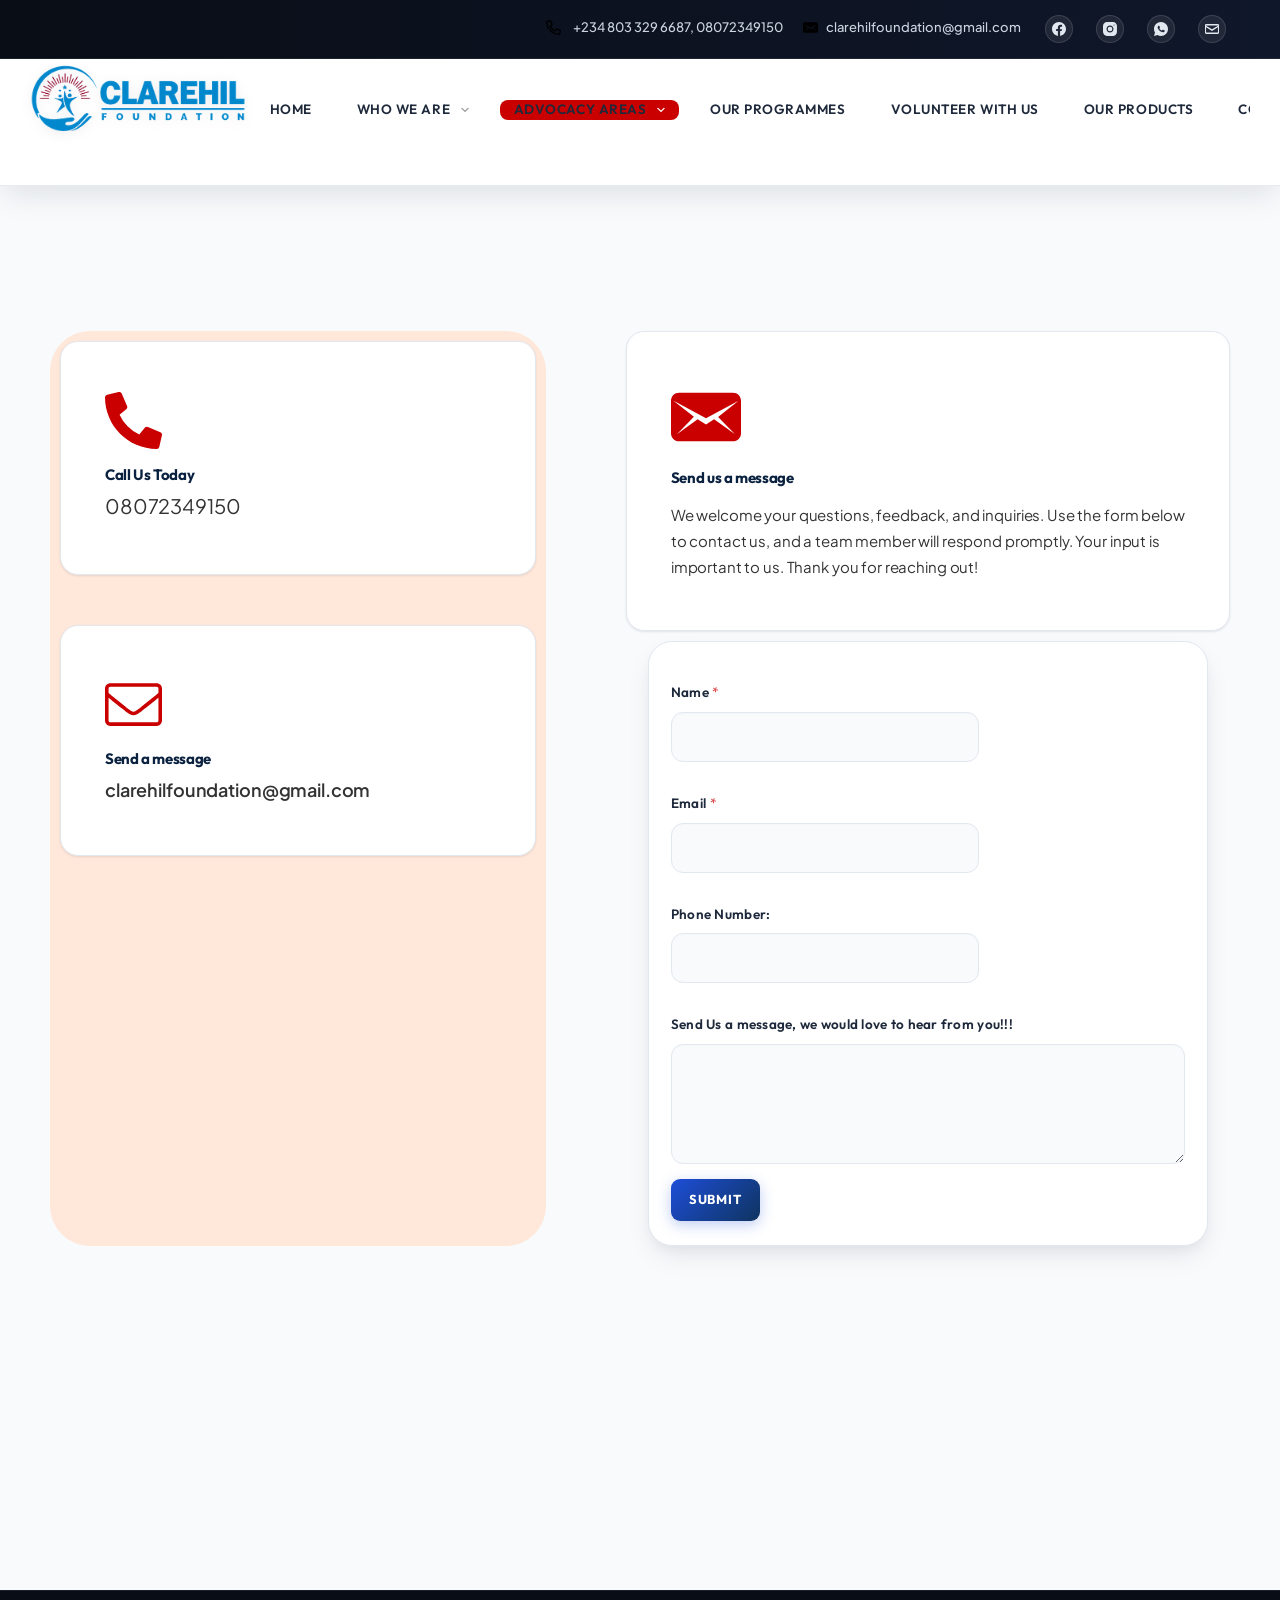
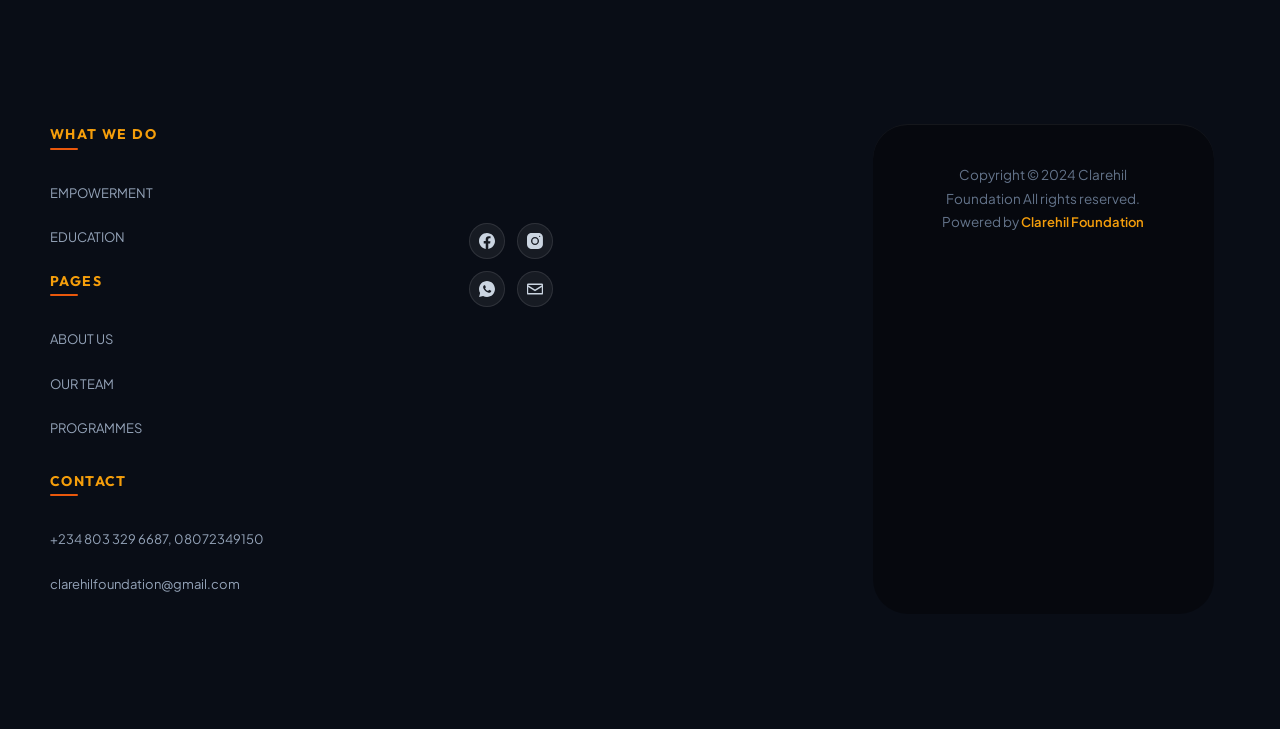
<file: index.html@p=1038.html>
<!DOCTYPE html>

<html lang="en-US">
<head>
<meta charset="utf-8"/>
<meta content="width=device-width, initial-scale=1, maximum-scale=5, viewport-fit=cover" name="viewport"/>
<style id="clarehil-footer-bottom-fix">
/* Footer copyright bar: responsive + centred on laptops / large screens */
footer.ct-footer [data-row="bottom"]{
  box-sizing:border-box;
  width:calc(100% - 32px);
  max-width:1290px;
  margin-left:auto;
  margin-right:auto;
  overflow:hidden;
}
footer.ct-footer [data-row="bottom"] > .ct-container-fluid{
  box-sizing:border-box;
  width:100%;
  max-width:100%;
  margin:0 auto;
  padding:18px 24px;
  display:flex;
  justify-content:center;
  align-items:center;
}
footer.ct-footer [data-row="bottom"] [data-column="copyright"]{
  box-sizing:border-box;
  width:100%;
  max-width:100%;
  display:flex;
  justify-content:center;
  align-items:center;
  text-align:center;
}
footer.ct-footer [data-row="bottom"] .ct-footer-copyright{
  width:100%;
  max-width:100%;
  text-align:center;
}
footer.ct-footer [data-row="bottom"] .ct-footer-copyright p{
  margin:0 auto;
  max-width:100%;
  line-height:1.6;
  overflow-wrap:anywhere;
  text-wrap:balance;
}
@media (max-width:689px){
  footer.ct-footer [data-row="bottom"]{width:calc(100% - 20px);border-radius:25px !important;}
  footer.ct-footer [data-row="bottom"] > .ct-container-fluid{padding:16px 16px;}
}
</style>
<link href="https://gmpg.org/xfn/11" rel="profile"/>
<title>Contact – Clarehil Literacy Development Foundation</title>
<meta content="max-image-preview:large" name="robots">
<link href="https://fonts.googleapis.com/" rel="dns-prefetch">
<link href="feed/index.html" rel="alternate" title="Clarehil Foundation » Feed" type="application/rss+xml"/>
<link href="comments/feed/index.html" rel="alternate" title="Clarehil Foundation » Comments Feed" type="application/rss+xml"/>
<link href="wp-json/oembed/1.0/embed@url=https%253A%252F%252Fbridge2betterinitiative.org%252Fcontact%252F" rel="alternate" title="oEmbed (JSON)" type="application/json+oembed"/>
<link href="wp-json/oembed/1.0/embed@url=https%253A%252F%252Fbridge2betterinitiative.org%252Fcontact%252F&amp;format=xml" rel="alternate" title="oEmbed (XML)" type="text/xml+oembed"/>
<style id="wp-img-auto-sizes-contain-inline-css">
img:is([sizes=auto i],[sizes^="auto," i]){contain-intrinsic-size:3000px 1500px}
/*# sourceURL=wp-img-auto-sizes-contain-inline-css */
</style>
<link href="wp-content/uploads/blocksy/css/global.css@ver=15220.css" id="blocksy-dynamic-global-css" media="all" rel="stylesheet"/>
<style id="global-styles-inline-css">
:root{--wp--preset--aspect-ratio--square: 1;--wp--preset--aspect-ratio--4-3: 4/3;--wp--preset--aspect-ratio--3-4: 3/4;--wp--preset--aspect-ratio--3-2: 3/2;--wp--preset--aspect-ratio--2-3: 2/3;--wp--preset--aspect-ratio--16-9: 16/9;--wp--preset--aspect-ratio--9-16: 9/16;--wp--preset--color--black: #000000;--wp--preset--color--cyan-bluish-gray: #abb8c3;--wp--preset--color--white: #ffffff;--wp--preset--color--pale-pink: #f78da7;--wp--preset--color--vivid-red: #cf2e2e;--wp--preset--color--luminous-vivid-orange: #ff6900;--wp--preset--color--luminous-vivid-amber: #fcb900;--wp--preset--color--light-green-cyan: #7bdcb5;--wp--preset--color--vivid-green-cyan: #00d084;--wp--preset--color--pale-cyan-blue: #8ed1fc;--wp--preset--color--vivid-cyan-blue: #0693e3;--wp--preset--color--vivid-purple: #9b51e0;--wp--preset--color--palette-color-1: var(--theme-palette-color-1, #ca0000);--wp--preset--color--palette-color-2: var(--theme-palette-color-2, #24417C);--wp--preset--color--palette-color-3: var(--theme-palette-color-3, #355575);--wp--preset--color--palette-color-4: var(--theme-palette-color-4, #102136);--wp--preset--color--palette-color-5: var(--theme-palette-color-5, #E7EBEE);--wp--preset--color--palette-color-6: var(--theme-palette-color-6, #F3F5F7);--wp--preset--color--palette-color-7: var(--theme-palette-color-7, #F7FAFD);--wp--preset--color--palette-color-8: var(--theme-palette-color-8, #ffffff);--wp--preset--color--palette-color-9: var(--theme-palette-color-9, #FFE8DA);--wp--preset--gradient--vivid-cyan-blue-to-vivid-purple: linear-gradient(135deg,rgb(6,147,227) 0%,rgb(155,81,224) 100%);--wp--preset--gradient--light-green-cyan-to-vivid-green-cyan: linear-gradient(135deg,rgb(122,220,180) 0%,rgb(0,208,130) 100%);--wp--preset--gradient--luminous-vivid-amber-to-luminous-vivid-orange: linear-gradient(135deg,rgb(252,185,0) 0%,rgb(255,105,0) 100%);--wp--preset--gradient--luminous-vivid-orange-to-vivid-red: linear-gradient(135deg,rgb(255,105,0) 0%,rgb(207,46,46) 100%);--wp--preset--gradient--very-light-gray-to-cyan-bluish-gray: linear-gradient(135deg,rgb(238,238,238) 0%,rgb(169,184,195) 100%);--wp--preset--gradient--cool-to-warm-spectrum: linear-gradient(135deg,rgb(74,234,220) 0%,rgb(151,120,209) 20%,rgb(207,42,186) 40%,rgb(238,44,130) 60%,rgb(251,105,98) 80%,rgb(254,248,76) 100%);--wp--preset--gradient--blush-light-purple: linear-gradient(135deg,rgb(255,206,236) 0%,rgb(152,150,240) 100%);--wp--preset--gradient--blush-bordeaux: linear-gradient(135deg,rgb(254,205,165) 0%,rgb(254,45,45) 50%,rgb(107,0,62) 100%);--wp--preset--gradient--luminous-dusk: linear-gradient(135deg,rgb(255,203,112) 0%,rgb(199,81,192) 50%,rgb(65,88,208) 100%);--wp--preset--gradient--pale-ocean: linear-gradient(135deg,rgb(255,245,203) 0%,rgb(182,227,212) 50%,rgb(51,167,181) 100%);--wp--preset--gradient--electric-grass: linear-gradient(135deg,rgb(202,248,128) 0%,rgb(113,206,126) 100%);--wp--preset--gradient--midnight: linear-gradient(135deg,rgb(2,3,129) 0%,rgb(40,116,252) 100%);--wp--preset--gradient--juicy-peach: linear-gradient(to right, #ffecd2 0%, #fcb69f 100%);--wp--preset--gradient--young-passion: linear-gradient(to right, #ff8177 0%, #ff867a 0%, #ff8c7f 21%, #f99185 52%, #cf556c 78%, #b12a5b 100%);--wp--preset--gradient--true-sunset: linear-gradient(to right, #fa709a 0%, #fee140 100%);--wp--preset--gradient--morpheus-den: linear-gradient(to top, #30cfd0 0%, #330867 100%);--wp--preset--gradient--plum-plate: linear-gradient(135deg, #667eea 0%, #764ba2 100%);--wp--preset--gradient--aqua-splash: linear-gradient(15deg, #13547a 0%, #80d0c7 100%);--wp--preset--gradient--love-kiss: linear-gradient(to top, #ff0844 0%, #ffb199 100%);--wp--preset--gradient--new-retrowave: linear-gradient(to top, #3b41c5 0%, #a981bb 49%, #ffc8a9 100%);--wp--preset--gradient--plum-bath: linear-gradient(to top, #cc208e 0%, #6713d2 100%);--wp--preset--gradient--high-flight: linear-gradient(to right, #0acffe 0%, #495aff 100%);--wp--preset--gradient--teen-party: linear-gradient(-225deg, #FF057C 0%, #8D0B93 50%, #321575 100%);--wp--preset--gradient--fabled-sunset: linear-gradient(-225deg, #231557 0%, #44107A 29%, #FF1361 67%, #FFF800 100%);--wp--preset--gradient--arielle-smile: radial-gradient(circle 248px at center, #16d9e3 0%, #30c7ec 47%, #46aef7 100%);--wp--preset--gradient--itmeo-branding: linear-gradient(180deg, #2af598 0%, #009efd 100%);--wp--preset--gradient--deep-blue: linear-gradient(to right, #6a11cb 0%, #2575fc 100%);--wp--preset--gradient--strong-bliss: linear-gradient(to right, #f78ca0 0%, #f9748f 19%, #fd868c 60%, #fe9a8b 100%);--wp--preset--gradient--sweet-period: linear-gradient(to top, #3f51b1 0%, #5a55ae 13%, #7b5fac 25%, #8f6aae 38%, #a86aa4 50%, #cc6b8e 62%, #f18271 75%, #f3a469 87%, #f7c978 100%);--wp--preset--gradient--purple-division: linear-gradient(to top, #7028e4 0%, #e5b2ca 100%);--wp--preset--gradient--cold-evening: linear-gradient(to top, #0c3483 0%, #a2b6df 100%, #6b8cce 100%, #a2b6df 100%);--wp--preset--gradient--mountain-rock: linear-gradient(to right, #868f96 0%, #596164 100%);--wp--preset--gradient--desert-hump: linear-gradient(to top, #c79081 0%, #dfa579 100%);--wp--preset--gradient--ethernal-constance: linear-gradient(to top, #09203f 0%, #537895 100%);--wp--preset--gradient--happy-memories: linear-gradient(-60deg, #ff5858 0%, #f09819 100%);--wp--preset--gradient--grown-early: linear-gradient(to top, #0ba360 0%, #3cba92 100%);--wp--preset--gradient--morning-salad: linear-gradient(-225deg, #B7F8DB 0%, #50A7C2 100%);--wp--preset--gradient--night-call: linear-gradient(-225deg, #AC32E4 0%, #7918F2 48%, #4801FF 100%);--wp--preset--gradient--mind-crawl: linear-gradient(-225deg, #473B7B 0%, #3584A7 51%, #30D2BE 100%);--wp--preset--gradient--angel-care: linear-gradient(-225deg, #FFE29F 0%, #FFA99F 48%, #FF719A 100%);--wp--preset--gradient--juicy-cake: linear-gradient(to top, #e14fad 0%, #f9d423 100%);--wp--preset--gradient--rich-metal: linear-gradient(to right, #d7d2cc 0%, #304352 100%);--wp--preset--gradient--mole-hall: linear-gradient(-20deg, #616161 0%, #9bc5c3 100%);--wp--preset--gradient--cloudy-knoxville: linear-gradient(120deg, #fdfbfb 0%, #ebedee 100%);--wp--preset--gradient--soft-grass: linear-gradient(to top, #c1dfc4 0%, #deecdd 100%);--wp--preset--gradient--saint-petersburg: linear-gradient(135deg, #f5f7fa 0%, #c3cfe2 100%);--wp--preset--gradient--everlasting-sky: linear-gradient(135deg, #fdfcfb 0%, #e2d1c3 100%);--wp--preset--gradient--kind-steel: linear-gradient(-20deg, #e9defa 0%, #fbfcdb 100%);--wp--preset--gradient--over-sun: linear-gradient(60deg, #abecd6 0%, #fbed96 100%);--wp--preset--gradient--premium-white: linear-gradient(to top, #d5d4d0 0%, #d5d4d0 1%, #eeeeec 31%, #efeeec 75%, #e9e9e7 100%);--wp--preset--gradient--clean-mirror: linear-gradient(45deg, #93a5cf 0%, #e4efe9 100%);--wp--preset--gradient--wild-apple: linear-gradient(to top, #d299c2 0%, #fef9d7 100%);--wp--preset--gradient--snow-again: linear-gradient(to top, #e6e9f0 0%, #eef1f5 100%);--wp--preset--gradient--confident-cloud: linear-gradient(to top, #dad4ec 0%, #dad4ec 1%, #f3e7e9 100%);--wp--preset--gradient--glass-water: linear-gradient(to top, #dfe9f3 0%, white 100%);--wp--preset--gradient--perfect-white: linear-gradient(-225deg, #E3FDF5 0%, #FFE6FA 100%);--wp--preset--font-size--small: 13px;--wp--preset--font-size--medium: 20px;--wp--preset--font-size--large: clamp(22px, 1.375rem + ((1vw - 3.2px) * 0.625), 30px);--wp--preset--font-size--x-large: clamp(30px, 1.875rem + ((1vw - 3.2px) * 1.563), 50px);--wp--preset--font-size--xx-large: clamp(45px, 2.813rem + ((1vw - 3.2px) * 2.734), 80px);--wp--preset--spacing--20: 0.44rem;--wp--preset--spacing--30: 0.67rem;--wp--preset--spacing--40: 1rem;--wp--preset--spacing--50: 1.5rem;--wp--preset--spacing--60: 2.25rem;--wp--preset--spacing--70: 3.38rem;--wp--preset--spacing--80: 5.06rem;--wp--preset--shadow--natural: 6px 6px 9px rgba(0, 0, 0, 0.2);--wp--preset--shadow--deep: 12px 12px 50px rgba(0, 0, 0, 0.4);--wp--preset--shadow--sharp: 6px 6px 0px rgba(0, 0, 0, 0.2);--wp--preset--shadow--outlined: 6px 6px 0px -3px rgb(255, 255, 255), 6px 6px rgb(0, 0, 0);--wp--preset--shadow--crisp: 6px 6px 0px rgb(0, 0, 0);}.wp-block-button{--wp--preset--dimension--25: 25%;--wp--preset--dimension--50: 50%;--wp--preset--dimension--75: 75%;--wp--preset--dimension--100: 100%;}:root { --wp--style--global--content-size: var(--theme-block-max-width);--wp--style--global--wide-size: var(--theme-block-wide-max-width); }:where(body) { margin: 0; }.wp-site-blocks > .alignleft { float: left; margin-right: 2em; }.wp-site-blocks > .alignright { float: right; margin-left: 2em; }.wp-site-blocks > .aligncenter { justify-content: center; margin-left: auto; margin-right: auto; }:where(.wp-site-blocks) > * { margin-block-start: var(--theme-content-spacing); margin-block-end: 0; }:where(.wp-site-blocks) > :first-child { margin-block-start: 0; }:where(.wp-site-blocks) > :last-child { margin-block-end: 0; }:root { --wp--style--block-gap: var(--theme-content-spacing); }:root :where(.is-layout-flow) > :first-child{margin-block-start: 0;}:root :where(.is-layout-flow) > :last-child{margin-block-end: 0;}:root :where(.is-layout-flow) > *{margin-block-start: var(--theme-content-spacing);margin-block-end: 0;}:root :where(.is-layout-constrained) > :first-child{margin-block-start: 0;}:root :where(.is-layout-constrained) > :last-child{margin-block-end: 0;}:root :where(.is-layout-constrained) > *{margin-block-start: var(--theme-content-spacing);margin-block-end: 0;}:root :where(.is-layout-flex){gap: var(--theme-content-spacing);}:root :where(.is-layout-grid){gap: var(--theme-content-spacing);}.is-layout-flow > .alignleft{float: left;margin-inline-start: 0;margin-inline-end: 2em;}.is-layout-flow > .alignright{float: right;margin-inline-start: 2em;margin-inline-end: 0;}.is-layout-flow > .aligncenter{margin-left: auto !important;margin-right: auto !important;}.is-layout-constrained > .alignleft{float: left;margin-inline-start: 0;margin-inline-end: 2em;}.is-layout-constrained > .alignright{float: right;margin-inline-start: 2em;margin-inline-end: 0;}.is-layout-constrained > .aligncenter{margin-left: auto !important;margin-right: auto !important;}.is-layout-constrained > :where(:not(.alignleft):not(.alignright):not(.alignfull)){max-width: var(--wp--style--global--content-size);margin-left: auto !important;margin-right: auto !important;}.is-layout-constrained > .alignwide{max-width: var(--wp--style--global--wide-size);}body .is-layout-flex{display: flex;}.is-layout-flex{flex-wrap: wrap;align-items: center;}.is-layout-flex > :is(*, div){margin: 0;}body .is-layout-grid{display: grid;}.is-layout-grid > :is(*, div){margin: 0;}body{padding-top: 0px;padding-right: 0px;padding-bottom: 0px;padding-left: 0px;}:root :where(.wp-element-button, .wp-block-button__link){font-style: inherit;font-weight: inherit;letter-spacing: inherit;text-transform: inherit;}.has-black-color{color: var(--wp--preset--color--black) !important;}.has-cyan-bluish-gray-color{color: var(--wp--preset--color--cyan-bluish-gray) !important;}.has-white-color{color: var(--wp--preset--color--white) !important;}.has-pale-pink-color{color: var(--wp--preset--color--pale-pink) !important;}.has-vivid-red-color{color: var(--wp--preset--color--vivid-red) !important;}.has-luminous-vivid-orange-color{color: var(--wp--preset--color--luminous-vivid-orange) !important;}.has-luminous-vivid-amber-color{color: var(--wp--preset--color--luminous-vivid-amber) !important;}.has-light-green-cyan-color{color: var(--wp--preset--color--light-green-cyan) !important;}.has-vivid-green-cyan-color{color: var(--wp--preset--color--vivid-green-cyan) !important;}.has-pale-cyan-blue-color{color: var(--wp--preset--color--pale-cyan-blue) !important;}.has-vivid-cyan-blue-color{color: var(--wp--preset--color--vivid-cyan-blue) !important;}.has-vivid-purple-color{color: var(--wp--preset--color--vivid-purple) !important;}.has-palette-color-1-color{color: var(--wp--preset--color--palette-color-1) !important;}.has-palette-color-2-color{color: var(--wp--preset--color--palette-color-2) !important;}.has-palette-color-3-color{color: var(--wp--preset--color--palette-color-3) !important;}.has-palette-color-4-color{color: var(--wp--preset--color--palette-color-4) !important;}.has-palette-color-5-color{color: var(--wp--preset--color--palette-color-5) !important;}.has-palette-color-6-color{color: var(--wp--preset--color--palette-color-6) !important;}.has-palette-color-7-color{color: var(--wp--preset--color--palette-color-7) !important;}.has-palette-color-8-color{color: var(--wp--preset--color--palette-color-8) !important;}.has-palette-color-9-color{color: var(--wp--preset--color--palette-color-9) !important;}.has-black-background-color{background-color: var(--wp--preset--color--black) !important;}.has-cyan-bluish-gray-background-color{background-color: var(--wp--preset--color--cyan-bluish-gray) !important;}.has-white-background-color{background-color: var(--wp--preset--color--white) !important;}.has-pale-pink-background-color{background-color: var(--wp--preset--color--pale-pink) !important;}.has-vivid-red-background-color{background-color: var(--wp--preset--color--vivid-red) !important;}.has-luminous-vivid-orange-background-color{background-color: var(--wp--preset--color--luminous-vivid-orange) !important;}.has-luminous-vivid-amber-background-color{background-color: var(--wp--preset--color--luminous-vivid-amber) !important;}.has-light-green-cyan-background-color{background-color: var(--wp--preset--color--light-green-cyan) !important;}.has-vivid-green-cyan-background-color{background-color: var(--wp--preset--color--vivid-green-cyan) !important;}.has-pale-cyan-blue-background-color{background-color: var(--wp--preset--color--pale-cyan-blue) !important;}.has-vivid-cyan-blue-background-color{background-color: var(--wp--preset--color--vivid-cyan-blue) !important;}.has-vivid-purple-background-color{background-color: var(--wp--preset--color--vivid-purple) !important;}.has-palette-color-1-background-color{background-color: var(--wp--preset--color--palette-color-1) !important;}.has-palette-color-2-background-color{background-color: var(--wp--preset--color--palette-color-2) !important;}.has-palette-color-3-background-color{background-color: var(--wp--preset--color--palette-color-3) !important;}.has-palette-color-4-background-color{background-color: var(--wp--preset--color--palette-color-4) !important;}.has-palette-color-5-background-color{background-color: var(--wp--preset--color--palette-color-5) !important;}.has-palette-color-6-background-color{background-color: var(--wp--preset--color--palette-color-6) !important;}.has-palette-color-7-background-color{background-color: var(--wp--preset--color--palette-color-7) !important;}.has-palette-color-8-background-color{background-color: var(--wp--preset--color--palette-color-8) !important;}.has-palette-color-9-background-color{background-color: var(--wp--preset--color--palette-color-9) !important;}.has-black-border-color{border-color: var(--wp--preset--color--black) !important;}.has-cyan-bluish-gray-border-color{border-color: var(--wp--preset--color--cyan-bluish-gray) !important;}.has-white-border-color{border-color: var(--wp--preset--color--white) !important;}.has-pale-pink-border-color{border-color: var(--wp--preset--color--pale-pink) !important;}.has-vivid-red-border-color{border-color: var(--wp--preset--color--vivid-red) !important;}.has-luminous-vivid-orange-border-color{border-color: var(--wp--preset--color--luminous-vivid-orange) !important;}.has-luminous-vivid-amber-border-color{border-color: var(--wp--preset--color--luminous-vivid-amber) !important;}.has-light-green-cyan-border-color{border-color: var(--wp--preset--color--light-green-cyan) !important;}.has-vivid-green-cyan-border-color{border-color: var(--wp--preset--color--vivid-green-cyan) !important;}.has-pale-cyan-blue-border-color{border-color: var(--wp--preset--color--pale-cyan-blue) !important;}.has-vivid-cyan-blue-border-color{border-color: var(--wp--preset--color--vivid-cyan-blue) !important;}.has-vivid-purple-border-color{border-color: var(--wp--preset--color--vivid-purple) !important;}.has-palette-color-1-border-color{border-color: var(--wp--preset--color--palette-color-1) !important;}.has-palette-color-2-border-color{border-color: var(--wp--preset--color--palette-color-2) !important;}.has-palette-color-3-border-color{border-color: var(--wp--preset--color--palette-color-3) !important;}.has-palette-color-4-border-color{border-color: var(--wp--preset--color--palette-color-4) !important;}.has-palette-color-5-border-color{border-color: var(--wp--preset--color--palette-color-5) !important;}.has-palette-color-6-border-color{border-color: var(--wp--preset--color--palette-color-6) !important;}.has-palette-color-7-border-color{border-color: var(--wp--preset--color--palette-color-7) !important;}.has-palette-color-8-border-color{border-color: var(--wp--preset--color--palette-color-8) !important;}.has-palette-color-9-border-color{border-color: var(--wp--preset--color--palette-color-9) !important;}.has-vivid-cyan-blue-to-vivid-purple-gradient-background{background: var(--wp--preset--gradient--vivid-cyan-blue-to-vivid-purple) !important;}.has-light-green-cyan-to-vivid-green-cyan-gradient-background{background: var(--wp--preset--gradient--light-green-cyan-to-vivid-green-cyan) !important;}.has-luminous-vivid-amber-to-luminous-vivid-orange-gradient-background{background: var(--wp--preset--gradient--luminous-vivid-amber-to-luminous-vivid-orange) !important;}.has-luminous-vivid-orange-to-vivid-red-gradient-background{background: var(--wp--preset--gradient--luminous-vivid-orange-to-vivid-red) !important;}.has-very-light-gray-to-cyan-bluish-gray-gradient-background{background: var(--wp--preset--gradient--very-light-gray-to-cyan-bluish-gray) !important;}.has-cool-to-warm-spectrum-gradient-background{background: var(--wp--preset--gradient--cool-to-warm-spectrum) !important;}.has-blush-light-purple-gradient-background{background: var(--wp--preset--gradient--blush-light-purple) !important;}.has-blush-bordeaux-gradient-background{background: var(--wp--preset--gradient--blush-bordeaux) !important;}.has-luminous-dusk-gradient-background{background: var(--wp--preset--gradient--luminous-dusk) !important;}.has-pale-ocean-gradient-background{background: var(--wp--preset--gradient--pale-ocean) !important;}.has-electric-grass-gradient-background{background: var(--wp--preset--gradient--electric-grass) !important;}.has-midnight-gradient-background{background: var(--wp--preset--gradient--midnight) !important;}.has-juicy-peach-gradient-background{background: var(--wp--preset--gradient--juicy-peach) !important;}.has-young-passion-gradient-background{background: var(--wp--preset--gradient--young-passion) !important;}.has-true-sunset-gradient-background{background: var(--wp--preset--gradient--true-sunset) !important;}.has-morpheus-den-gradient-background{background: var(--wp--preset--gradient--morpheus-den) !important;}.has-plum-plate-gradient-background{background: var(--wp--preset--gradient--plum-plate) !important;}.has-aqua-splash-gradient-background{background: var(--wp--preset--gradient--aqua-splash) !important;}.has-love-kiss-gradient-background{background: var(--wp--preset--gradient--love-kiss) !important;}.has-new-retrowave-gradient-background{background: var(--wp--preset--gradient--new-retrowave) !important;}.has-plum-bath-gradient-background{background: var(--wp--preset--gradient--plum-bath) !important;}.has-high-flight-gradient-background{background: var(--wp--preset--gradient--high-flight) !important;}.has-teen-party-gradient-background{background: var(--wp--preset--gradient--teen-party) !important;}.has-fabled-sunset-gradient-background{background: var(--wp--preset--gradient--fabled-sunset) !important;}.has-arielle-smile-gradient-background{background: var(--wp--preset--gradient--arielle-smile) !important;}.has-itmeo-branding-gradient-background{background: var(--wp--preset--gradient--itmeo-branding) !important;}.has-deep-blue-gradient-background{background: var(--wp--preset--gradient--deep-blue) !important;}.has-strong-bliss-gradient-background{background: var(--wp--preset--gradient--strong-bliss) !important;}.has-sweet-period-gradient-background{background: var(--wp--preset--gradient--sweet-period) !important;}.has-purple-division-gradient-background{background: var(--wp--preset--gradient--purple-division) !important;}.has-cold-evening-gradient-background{background: var(--wp--preset--gradient--cold-evening) !important;}.has-mountain-rock-gradient-background{background: var(--wp--preset--gradient--mountain-rock) !important;}.has-desert-hump-gradient-background{background: var(--wp--preset--gradient--desert-hump) !important;}.has-ethernal-constance-gradient-background{background: var(--wp--preset--gradient--ethernal-constance) !important;}.has-happy-memories-gradient-background{background: var(--wp--preset--gradient--happy-memories) !important;}.has-grown-early-gradient-background{background: var(--wp--preset--gradient--grown-early) !important;}.has-morning-salad-gradient-background{background: var(--wp--preset--gradient--morning-salad) !important;}.has-night-call-gradient-background{background: var(--wp--preset--gradient--night-call) !important;}.has-mind-crawl-gradient-background{background: var(--wp--preset--gradient--mind-crawl) !important;}.has-angel-care-gradient-background{background: var(--wp--preset--gradient--angel-care) !important;}.has-juicy-cake-gradient-background{background: var(--wp--preset--gradient--juicy-cake) !important;}.has-rich-metal-gradient-background{background: var(--wp--preset--gradient--rich-metal) !important;}.has-mole-hall-gradient-background{background: var(--wp--preset--gradient--mole-hall) !important;}.has-cloudy-knoxville-gradient-background{background: var(--wp--preset--gradient--cloudy-knoxville) !important;}.has-soft-grass-gradient-background{background: var(--wp--preset--gradient--soft-grass) !important;}.has-saint-petersburg-gradient-background{background: var(--wp--preset--gradient--saint-petersburg) !important;}.has-everlasting-sky-gradient-background{background: var(--wp--preset--gradient--everlasting-sky) !important;}.has-kind-steel-gradient-background{background: var(--wp--preset--gradient--kind-steel) !important;}.has-over-sun-gradient-background{background: var(--wp--preset--gradient--over-sun) !important;}.has-premium-white-gradient-background{background: var(--wp--preset--gradient--premium-white) !important;}.has-clean-mirror-gradient-background{background: var(--wp--preset--gradient--clean-mirror) !important;}.has-wild-apple-gradient-background{background: var(--wp--preset--gradient--wild-apple) !important;}.has-snow-again-gradient-background{background: var(--wp--preset--gradient--snow-again) !important;}.has-confident-cloud-gradient-background{background: var(--wp--preset--gradient--confident-cloud) !important;}.has-glass-water-gradient-background{background: var(--wp--preset--gradient--glass-water) !important;}.has-perfect-white-gradient-background{background: var(--wp--preset--gradient--perfect-white) !important;}.has-small-font-size{font-size: var(--wp--preset--font-size--small) !important;}.has-medium-font-size{font-size: var(--wp--preset--font-size--medium) !important;}.has-large-font-size{font-size: var(--wp--preset--font-size--large) !important;}.has-x-large-font-size{font-size: var(--wp--preset--font-size--x-large) !important;}.has-xx-large-font-size{font-size: var(--wp--preset--font-size--xx-large) !important;}
/*# sourceURL=global-styles-inline-css */
</style>
<link href="wp-content/plugins/contact-form-7/includes/css/styles.css@ver=6.0.2.css" id="contact-form-7-css" media="all" rel="stylesheet"/>
<link href="wp-content/plugins/wpforms-lite/assets/css/frontend/modern/wpforms-base.min.css@ver=1.9.2.3.css" id="wpforms-modern-base-css" media="all" rel="stylesheet"/>
<link href="wp-content/plugins/ht-mega-for-elementor/assets/css/htbbootstrap.css@ver=2.7.7.css" id="htbbootstrap-css" media="all" rel="stylesheet"/>
<link href="wp-content/plugins/elementor/assets/lib/font-awesome/css/font-awesome.min.css@ver=4.7.0.css" id="font-awesome-css" media="all" rel="stylesheet"/>
<link href="wp-content/plugins/ht-mega-for-elementor/assets/css/animation.css@ver=2.7.7.css" id="htmega-animation-css" media="all" rel="stylesheet"/>
<link href="wp-content/plugins/ht-mega-for-elementor/assets/css/htmega-keyframes.css@ver=2.7.7.css" id="htmega-keyframes-css" media="all" rel="stylesheet"/>
<link href="wp-content/plugins/ht-mega-for-elementor/assets/css/htmega-global-style.min.css@ver=2.7.7.css" id="htmega-global-style-min-css" media="all" rel="stylesheet"/>
<link href="wp-content/themes/blocksy/style.css@ver=7.1.css" id="parent-style-css" media="all" rel="stylesheet"/>
<link href="https://fonts.googleapis.com/css2?family=Raleway:wght@400;500;600;700&amp;family=Montserrat:wght@600&amp;family=Montserrat%20Alternates:wght@700&amp;family=Noto%20Sans%20Arabic:wght@700&amp;display=swap" id="blocksy-fonts-font-source-google-css" media="all" rel="stylesheet"/>
<link href="wp-content/themes/blocksy/static/bundle/main.min.css@ver=2.0.83.css" id="ct-main-styles-css" media="all" rel="stylesheet"/>
<link href="wp-content/themes/blocksy/static/bundle/elementor-frontend.min.css@ver=2.0.83.css" id="ct-elementor-styles-css" media="all" rel="stylesheet"/>
<link href="wp-content/themes/blocksy/static/bundle/cf-7.min.css@ver=2.0.83.css" id="ct-cf-7-styles-css" media="all" rel="stylesheet"/>
<link href="wp-content/themes/blocksy/static/bundle/wpforms.min.css@ver=2.0.83.css" id="ct-wpforms-styles-css" media="all" rel="stylesheet"/>
<link href="wp-content/plugins/elementor/assets/css/frontend.min.css@ver=3.26.3.css" id="elementor-frontend-css" media="all" rel="stylesheet"/>
<link href="wp-content/uploads/elementor/css/post-1476.css@ver=1749652223.css" id="elementor-post-1476-css" media="all" rel="stylesheet"/>
<link href="wp-content/plugins/elementor/assets/css/widget-heading.min.css@ver=3.26.3.css" id="widget-heading-css" media="all" rel="stylesheet"/>
<link href="wp-content/plugins/elementor/assets/css/widget-icon-box.min.css@ver=3.26.3.css" id="widget-icon-box-css" media="all" rel="stylesheet"/>
<link href="wp-content/uploads/elementor/css/post-1038.css@ver=1779666785.css" id="elementor-post-1038-css" media="all" rel="stylesheet"/>
<link href="wp-content/plugins/essential-addons-for-elementor-lite/assets/front-end/css/view/general.min.css@ver=6.1.0.css" id="eael-general-css" media="all" rel="stylesheet"/>
<link href="wp-content/plugins/bdthemes-prime-slider-lite/assets/css/bdt-uikit.css@ver=3.21.7.css" id="bdt-uikit-css" media="all" rel="stylesheet"/>
<link href="wp-content/plugins/bdthemes-prime-slider-lite/assets/css/prime-slider-site.css@ver=3.16.5.css" id="prime-slider-site-css" media="all" rel="stylesheet"/>
<link href="https://fonts.googleapis.com/css?family=Montserrat:100,100italic,200,200italic,300,300italic,400,400italic,500,500italic,600,600italic,700,700italic,800,800italic,900,900italic%7CRaleway:100,100italic,200,200italic,300,300italic,400,400italic,500,500italic,600,600italic,700,700italic,800,800italic,900,900italic%7COutfit:100,100italic,200,200italic,300,300italic,400,400italic,500,500italic,600,600italic,700,700italic,800,800italic,900,900italic&amp;display=auto&amp;ver=7.1" id="google-fonts-1-css" media="all" rel="stylesheet"/>
<link crossorigin="" href="https://fonts.gstatic.com/" rel="preconnect"/><!--n2css--><!--n2js--><script id="jquery-core-js" src="wp-includes/js/jquery/jquery.min.js@ver=3.7.1"></script>
<script id="jquery-migrate-js" src="wp-includes/js/jquery/jquery-migrate.min.js@ver=3.4.1"></script>
<script id="bdt-uikit-js" src="wp-content/plugins/bdthemes-prime-slider-lite/assets/js/bdt-uikit.min.js@ver=3.21.7"></script>
<link href="wp-json/index.html" rel="https://api.w.org/"><link href="wp-json/wp/v2/pages/1038" rel="alternate" title="JSON" type="application/json"/><link href="https://bridge2betterinitiative.org/xmlrpc.php?rsd" rel="EditURI" title="RSD" type="application/rsd+xml"/>
<meta content="WordPress 7.1" name="generator">
<link href="index.html@p=1038.html" rel="canonical"/>
<link href="index.html@p=1038.html" rel="shortlink"/>
<meta content="1.4.9" name="cdp-version"/><noscript><link href="wp-content/themes/blocksy/static/bundle/no-scripts.min.css" rel="stylesheet" type="text/css"/></noscript>
<meta content="Elementor 3.26.3; features: e_font_icon_svg, additional_custom_breakpoints; settings: css_print_method-external, google_font-enabled, font_display-auto" name="generator"/>
<style>
				.e-con.e-parent:nth-of-type(n+4):not(.e-lazyloaded):not(.e-no-lazyload),
				.e-con.e-parent:nth-of-type(n+4):not(.e-lazyloaded):not(.e-no-lazyload) * {
					background-image: none !important;
				}
				@media screen and (max-height: 1024px) {
					.e-con.e-parent:nth-of-type(n+3):not(.e-lazyloaded):not(.e-no-lazyload),
					.e-con.e-parent:nth-of-type(n+3):not(.e-lazyloaded):not(.e-no-lazyload) * {
						background-image: none !important;
					}
				}
				@media screen and (max-height: 640px) {
					.e-con.e-parent:nth-of-type(n+2):not(.e-lazyloaded):not(.e-no-lazyload),
					.e-con.e-parent:nth-of-type(n+2):not(.e-lazyloaded):not(.e-no-lazyload) * {
						background-image: none !important;
					}
				}
			</style>
<link href="logo.png" rel="icon" sizes="32x32">
<link href="logo.png" rel="icon" sizes="192x192"/>
<link href="logo.png" rel="apple-touch-icon"/>
<meta content="logo.png" name="msapplication-TileImage">
<style id="wp-custom-css">
.ct-service-card:hover .elementor-widget-icon svg {
	fill: var(--theme-palette-color-8) !important;
}
.ct-service-card:hover h3,
.ct-service-card:hover .e-con-inner > .elementor-widget-text-editor p {
	color: var(--theme-palette-color-8)
}
.wpforms-field-label {
    color: #ffff; /* Changes the label text color to white */
}

.wpforms-confirmation-container {
    color: #0000; /* Changes the text color inside the confirmation message to white */
}
.wpforms-confirmation-container {
    margin-top: 20px; /* Adjusts the container to move down by 20px */
  
}
#block-114 {
    font-weight: bold; /* Makes the font weight bold */
    /* Or you can use a specific weight like 700 */
    /* font-weight: 700; */
}
#wpforms-submit-4389 {
   padding: 5px 10px;
   width: 120px;
   height: 40px;
   font-size: 16px;
   border-radius:  3px !important; 
   box-sizing: border-box;
}

	#wpforms-4389-field_2-container {
    margin-top: -10px; /* Move the element up by 10px */
    position: relative; /* Allows you to use the top property */
    top: -10px; /* Another option to move the element up */
}
input#wpforms-4389-field_2 {
    width: 100%; /* Make input field responsive */
    padding: 10px; /* Add padding for better appearance */
    border: 2px solid #ccc; /* Default border */
    border-radius: 5px; /* Rounded corners */
    font-size: 16px; /* Adjust font size */
    color: #333; /* Text color */
    background-color: #f9f9f9; /* Light background color */
    box-shadow: inset 0 1px 3px rgba(0, 0, 0, 0.1); /* Subtle shadow inside the input */
    transition: border-color 0.3s ease; /* Smooth transition for hover or focus */
}
.wpforms-container .wpforms-field-checkbox li::marker {
    content: ''; /* Removes the marker */
    display: none; /* Ensures it doesn't take up space */
}

.wpforms-container .wpforms-field-checkbox {
    list-style: none; /* Disables list-style for the entire checkbox group */
    padding-left: 0; /* Removes any extra padding on the left */
}




	
 
</style>
<style id="wpforms-css-vars-root">
				:root {
					--wpforms-field-border-radius: 3px;
--wpforms-field-border-style: solid;
--wpforms-field-border-size: 1px;
--wpforms-field-background-color: #ffffff;
--wpforms-field-border-color: rgba( 0, 0, 0, 0.25 );
--wpforms-field-border-color-spare: rgba( 0, 0, 0, 0.25 );
--wpforms-field-text-color: rgba( 0, 0, 0, 0.7 );
--wpforms-field-menu-color: #ffffff;
--wpforms-label-color: rgba( 0, 0, 0, 0.85 );
--wpforms-label-sublabel-color: rgba( 0, 0, 0, 0.55 );
--wpforms-label-error-color: #d63637;
--wpforms-button-border-radius: 3px;
--wpforms-button-border-style: none;
--wpforms-button-border-size: 1px;
--wpforms-button-background-color: #066aab;
--wpforms-button-border-color: #066aab;
--wpforms-button-text-color: #ffffff;
--wpforms-page-break-color: #066aab;
--wpforms-background-image: none;
--wpforms-background-position: center center;
--wpforms-background-repeat: no-repeat;
--wpforms-background-size: cover;
--wpforms-background-width: 100px;
--wpforms-background-height: 100px;
--wpforms-background-color: rgba( 0, 0, 0, 0 );
--wpforms-background-url: none;
--wpforms-container-padding: 0px;
--wpforms-container-border-style: none;
--wpforms-container-border-width: 1px;
--wpforms-container-border-color: #000000;
--wpforms-container-border-radius: 3px;
--wpforms-field-size-input-height: 43px;
--wpforms-field-size-input-spacing: 15px;
--wpforms-field-size-font-size: 16px;
--wpforms-field-size-line-height: 19px;
--wpforms-field-size-padding-h: 14px;
--wpforms-field-size-checkbox-size: 16px;
--wpforms-field-size-sublabel-spacing: 5px;
--wpforms-field-size-icon-size: 1;
--wpforms-label-size-font-size: 16px;
--wpforms-label-size-line-height: 19px;
--wpforms-label-size-sublabel-font-size: 14px;
--wpforms-label-size-sublabel-line-height: 17px;
--wpforms-button-size-font-size: 17px;
--wpforms-button-size-height: 41px;
--wpforms-button-size-padding-h: 15px;
--wpforms-button-size-margin-top: 10px;
--wpforms-container-shadow-size-box-shadow: none;

				}
			</style> <link href="wp-content/plugins/fluentform/assets/css/fluent-forms-elementor-widget.css@ver=5.2.9.css" id="fluentform-elementor-widget-css" media="all" rel="stylesheet"/>
<link href="modern-style.css" rel="stylesheet"/>
</meta></link></meta></link></link></meta></head>
<body class="wp-singular page-template-default page page-id-1038 wp-custom-logo wp-embed-responsive wp-theme-blocksy wp-child-theme-blocksy-child elementor-default elementor-kit-1476 elementor-page elementor-page-1038 ct-elementor-default-template" data-footer="type-1" data-header="type-1:sticky" data-link="type-2" data-prefix="single_page" itemscope="itemscope" itemtype="https://schema.org/WebPage">
<a class="skip-link screen-reader-text" href="index.html@p=1038.html#main">Skip to content</a><div class="ct-drawer-canvas" data-location="start"><div aria-label="Offcanvas modal" class="ct-panel ct-header" data-behaviour="right-side" id="offcanvas" inert=""><div class="ct-panel-inner">
<div class="ct-panel-actions">
<button aria-label="Close drawer" class="ct-toggle-close" data-type="type-1">
<svg class="ct-icon" height="12" viewbox="0 0 15 15" width="12"><path d="M1 15a1 1 0 01-.71-.29 1 1 0 010-1.41l5.8-5.8-5.8-5.8A1 1 0 011.7.29l5.8 5.8 5.8-5.8a1 1 0 011.41 1.41l-5.8 5.8 5.8 5.8a1 1 0 01-1.41 1.41l-5.8-5.8-5.8 5.8A1 1 0 011 15z"></path></svg>
</button>
</div>
<div class="ct-panel-content" data-device="desktop"><div class="ct-panel-content-inner"></div></div><div class="ct-panel-content" data-device="mobile"><div class="ct-panel-content-inner">
<a class="site-logo-container" data-id="offcanvas-logo" href="index.html" itemprop="url" rel="home">
<img alt="Clarehil Foundation" class="default-logo" decoding="async" fetchpriority="high" height="559" sizes="(max-width: 866px) 100vw, 866px" src="logo.png" srcset="logo.png 768w" width="866"/> </a>
<nav aria-label="Main menu" class="mobile-menu menu-container has-submenu" data-id="mobile-menu" data-interaction="click" data-submenu-dots="yes" data-toggle-type="type-1">
<ul class="" id="menu-main-menu-1"><li class="menu-item menu-item-type-post_type menu-item-object-page menu-item-home current-menu-item page_item page-item-565 current_page_item menu-item-5654"><a aria-current="page" class="ct-menu-link" href="index.html">Home</a></li>
<li class="menu-item menu-item-type-custom menu-item-object-custom menu-item-has-children menu-item-2237"><span class="ct-sub-menu-parent"><a class="ct-menu-link" href="index.html#">WHO WE ARE</a><button aria-expanded="false" aria-haspopup="true" aria-label="Expand dropdown menu" class="ct-toggle-dropdown-mobile"><svg class="ct-icon toggle-icon-3" height="12" viewbox="0 0 15 15" width="12"><path d="M2.6,5.8L2.6,5.8l4.3,5C7,11,7.3,11.1,7.5,11.1S8,11,8.1,10.8l4.2-4.9l0.1-0.1c0.1-0.1,0.1-0.2,0.1-0.3c0-0.3-0.2-0.5-0.5-0.5l0,0H3l0,0c-0.3,0-0.5,0.2-0.5,0.5C2.5,5.7,2.5,5.8,2.6,5.8z"></path></svg></button></span>
<ul class="sub-menu">
<li class="menu-item menu-item-type-post_type menu-item-object-page menu-item-1996"><a class="ct-menu-link" href="about.html">ABOUT US</a></li>
<li class="menu-item menu-item-type-post_type menu-item-object-page menu-item-1995"><a class="ct-menu-link" href="our.team.html">OUR TEAM</a></li>
</ul>
</li>
<li class="menu-item menu-item-type-custom menu-item-object-custom menu-item-has-children menu-item-4815"><span class="ct-sub-menu-parent"><a class="ct-menu-link" href="index.html#">ADVOCACY AREAS</a><button aria-expanded="false" aria-haspopup="true" aria-label="Expand dropdown menu" class="ct-toggle-dropdown-mobile"><svg class="ct-icon toggle-icon-3" height="12" viewbox="0 0 15 15" width="12"><path d="M2.6,5.8L2.6,5.8l4.3,5C7,11,7.3,11.1,7.5,11.1S8,11,8.1,10.8l4.2-4.9l0.1-0.1c0.1-0.1,0.1-0.2,0.1-0.3c0-0.3-0.2-0.5-0.5-0.5l0,0H3l0,0c-0.3,0-0.5,0.2-0.5,0.5C2.5,5.7,2.5,5.8,2.6,5.8z"></path></svg></button></span>
<ul class="sub-menu">
<li class="menu-item menu-item-type-post_type menu-item-object-page menu-item-1710"><a class="ct-menu-link" href="index.html@p=1664.html">EDUCATION</a></li>
<li class="menu-item menu-item-type-post_type menu-item-object-page menu-item-1956"><a class="ct-menu-link" href="index.html@p=1936.html">EMPOWERMENT</a></li>
</ul>
</li>
<li class="menu-item menu-item-type-post_type menu-item-object-page menu-item-4844"><a class="ct-menu-link" href="our-products.html">OUR PRODUCTS</a></li>
<li class="menu-item menu-item-type-post_type menu-item-object-page menu-item-1696"><a class="ct-menu-link" href="index.html@p=1038.html">CONTACT</a></li>
<li class="menu-item menu-item-type-post_type menu-item-object-page menu-item-2273"><a class="ct-menu-link" href="index.html@p=1034.html">GALLERY</a></li>
</ul></nav>
</div></div></div></div></div>
<div id="main-container">
<header class="ct-header" data-id="type-1" id="header" itemscope="" itemtype="https://schema.org/WPHeader"><div data-device="desktop"><div data-column-set="1" data-row="top"><div class="ct-container"><div data-column="end" data-placements="1"><div data-items="primary">
<div class="ct-header-text" data-id="text">
<div class="entry-content is-layout-flow">
<p><a style="margin-right: 20px; text-decoration: none;"> <img src="wp-content/uploads/2024/02/phone.svg" width="15"/>  +234 803 329 6687, 08072349150 </a><a href="mailto:clarehilfoundation@gmail.com" style="text-decoration: none;"><img src="wp-content/uploads/2024/06/wpf-message.svg" width="15"/> clarehilfoundation@gmail.com</a></p> </div>
</div>
<div class="ct-header-socials" data-id="socials">
<div class="ct-social-box" data-color="custom" data-icon-size="custom" data-icons-type="simple">



<a aria-label="Facebook" data-network="facebook" href=""><span class="ct-icon-container"><svg aria-hidden="true" height="20" viewbox="0 0 20 20" width="20"><path d="M20,10.1c0-5.5-4.5-10-10-10S0,4.5,0,10.1c0,5,3.7,9.1,8.4,9.9v-7H5.9v-2.9h2.5V7.9C8.4,5.4,9.9,4,12.2,4c1.1,0,2.2.2,2.2.2v2.5h-1.3c-1.2,0-1.6,0.8-1.6,1.6v1.9h2.8L13.9,13h-2.3v7C16.3,19.2,20,15.1,20,10.1z"></path></svg></span></a><a aria-label="Instagram" data-network="instagram" href="https://www.instagram.com/clarehil_foundation" style="--official-color: #ed1376"><span class="ct-icon-container"><svg aria-hidden="true" height="20" viewbox="0 0 20 20" width="20"><circle cx="10" cy="10" r="3.3"></circle><path d="M14.2,0H5.8C2.6,0,0,2.6,0,5.8v8.3C0,17.4,2.6,20,5.8,20h8.3c3.2,0,5.8-2.6,5.8-5.8V5.8C20,2.6,17.4,0,14.2,0zM10,15c-2.8,0-5-2.2-5-5s2.2-5,5-5s5,2.2,5,5S12.8,15,10,15z M15.8,5C15.4,5,15,4.6,15,4.2s0.4-0.8,0.8-0.8s0.8,0.4,0.8,0.8S16.3,5,15.8,5z"></path></svg></span></a><a aria-label="WhatsApp" data-network="whatsapp" href="https://wa.me/2348033296687" style="--official-color: #5bba67"><span class="ct-icon-container"><svg aria-hidden="true" height="20" viewbox="0 0 20 20" width="20"><path d="M10,0C4.5,0,0,4.5,0,10c0,1.9,0.5,3.6,1.4,5.1L0.1,20l5-1.3C6.5,19.5,8.2,20,10,20c5.5,0,10-4.5,10-10S15.5,0,10,0zM6.6,5.3c.2,0,.3,0,.5,0c.2,0,.4,0,.6,0.4c.2,0.5,0.7,1.7,0.8,1.8c.1,0.1,0.1,0.3,0,0.4C8.3,8.2,8.3,8.3,8.1,8.5C8,8.6,7.9,8.8,7.8,8.9C7.7,9,7.5,9.1,7.7,9.4c.1,0.2,0.6,1.1,1.4,1.7c.9,0.8,1.7,1.1,2,1.2c.2,0.1,0.4,0.1,0.5-0.1c.1-0.2,0.6-0.7,0.8-1c.2-0.2,0.3-0.2,0.6-0.1c.2,0.1,1.4,0.7,1.7,0.8s.4,0.2,0.5,0.3c.1,0.1,0.1,0.6-0.1,1.2c-0.2,0.6-1.2,1.1-1.7,1.2c-0.5,0-0.9,0.2-3-0.6c-2.5-1-4.1-3.6-4.2-3.7c-0.1-0.2-1-1.3-1-2.6c0-1.2,0.6-1.8,0.9-2.1C6.1,5.4,6.4,5.3,6.6,5.3z"></path></svg></span></a><a aria-label="Email" data-network="email" href="mailto:clarehilfoundation@gmail.com"><span class="ct-icon-container"><svg aria-hidden="true" height="20" viewbox="0 0 20 20" width="20"><path d="M1.5 3h17A1.5 1.5 0 0 1 20 4.5v11A1.5 1.5 0 0 1 18.5 17h-17A1.5 1.5 0 0 1 0 15.5v-11A1.5 1.5 0 0 1 1.5 3zm0 2v.2l8.5 5.3 8.5-5.3V5H1.5zm17 10V7.55l-8.5 5.3-8.5-5.3V15h17z"></path></svg></span></a></div>
</div>
</div></div></div></div><div class="ct-sticky-container"><div data-sticky="shrink"><div data-column-set="2" data-row="middle"><div class="ct-container-fluid"><div data-column="start" data-placements="1"><div data-items="primary">
<div class="site-branding" data-id="logo" itemscope="itemscope" itemtype="https://schema.org/Organization">
<a class="site-logo-container" href="index.html" itemprop="url" rel="home"><img alt="Clarehil Foundation" class="default-logo" decoding="async" height="512" sizes="(max-width: 512px) 100vw, 512px" src="logo.png" srcset="logo.png" width="512"/></a>
</div>
</div></div><div data-column="end" data-placements="1"><div data-items="primary">
<nav aria-label="Main menu" class="mobile-menu menu-container has-submenu" data-id="mobile-menu" data-interaction="click" data-submenu-dots="yes" data-toggle-type="type-1">
<nav aria-label="Main menu" class="header-menu-1 menu-container" data-dropdown="type-1:simple" data-id="menu" data-interaction="click:item" data-menu="type-3" data-responsive="no" id="header-menu-1" itemscope="" itemtype="https://schema.org/SiteNavigationElement">
<ul class="menu" id="menu-main-menu"><li class="menu-item menu-item-type-post_type menu-item-object-page menu-item-home menu-item-5654" id="menu-item-5654"><a class="ct-menu-link" href="index.html">Home</a></li>
<li class="menu-item menu-item-type-custom menu-item-object-custom menu-item-has-children menu-item-2237 animated-submenu-block" id="menu-item-2237"><a aria-expanded="false" aria-haspopup="true" class="ct-menu-link" href="index.html@p=1936.html#">WHO WE ARE<span class="ct-toggle-dropdown-desktop"><svg class="ct-icon" height="8" viewbox="0 0 15 15" width="8"><path d="M2.1,3.2l5.4,5.4l5.4-5.4L15,4.3l-7.5,7.5L0,4.3L2.1,3.2z"></path></svg></span></a>
<ul class="sub-menu">
<li class="menu-item menu-item-type-post_type menu-item-object-page menu-item-1996" id="menu-item-1996"><a class="ct-menu-link" href="index.html@p=1970.html">ABOUT US</a></li>
<li class="menu-item menu-item-type-post_type menu-item-object-page menu-item-1995" id="menu-item-1995"><a class="ct-menu-link" href="index.html@p=1971.html">OUR TEAM</a></li>
<li class="menu-item menu-item-type-post_type menu-item-object-page menu-item-1994" id="menu-item-1994"><a class="ct-menu-link" href="index.html@p=1972.html">PARTNERS</a></li>
</ul>
</li>
<li class="menu-item menu-item-type-custom menu-item-object-custom current-menu-ancestor current-menu-parent menu-item-has-children menu-item-4815 animated-submenu-block" id="menu-item-4815"><a aria-expanded="false" aria-haspopup="true" class="ct-menu-link" href="index.html@p=1936.html#">ADVOCACY AREAS<span class="ct-toggle-dropdown-desktop"><svg class="ct-icon" height="8" viewbox="0 0 15 15" width="8"><path d="M2.1,3.2l5.4,5.4l5.4-5.4L15,4.3l-7.5,7.5L0,4.3L2.1,3.2z"></path></svg></span></a>
<ul class="sub-menu">
<li class="menu-item menu-item-type-post_type menu-item-object-page menu-item-1710" id="menu-item-1710"><a class="ct-menu-link" href="index.html@p=1664.html">EDUCATION</a></li>
<li class="menu-item menu-item-type-post_type menu-item-object-page current-menu-item page_item page-item-1936 current_page_item menu-item-1956" id="menu-item-1956"><a aria-current="page" class="ct-menu-link" href="index.html@p=1936.html">EMPOWERMENT</a></li>
<li class="menu-item menu-item-type-post_type menu-item-object-page menu-item-1955" id="menu-item-1955"><a class="ct-menu-link" href="index.html@p=1939.html">MENTORSHIP</a></li>
<li class="menu-item menu-item-type-post_type menu-item-object-page menu-item-1954" id="menu-item-1954"><a class="ct-menu-link" href="index.html@p=1941.html">RECOVERY</a></li>
</ul>
</li>
<li class="menu-item menu-item-type-post_type menu-item-object-page menu-item-2236" id="menu-item-2236"><a class="ct-menu-link" href="index.html@p=2229.html">OUR PROGRAMMES</a></li>
<li class="menu-item menu-item-type-post_type menu-item-object-page menu-item-4843" id="menu-item-4843"><a class="ct-menu-link" href="index.html@p=1663.html">VOLUNTEER WITH US</a></li>
<li class="menu-item menu-item-type-post_type menu-item-object-page menu-item-4844" id="menu-item-4844"><a class="ct-menu-link" href="our-products.html">OUR PRODUCTS</a></li>
<li class="menu-item menu-item-type-post_type menu-item-object-page menu-item-1696" id="menu-item-1696"><a class="ct-menu-link" href="index.html@p=1038.html">CONTACT</a></li>
<li class="menu-item menu-item-type-post_type menu-item-object-page menu-item-2273" id="menu-item-2273"><a class="ct-menu-link" href="index.html@p=1034.html">GALLERY</a></li>
</ul></nav>
</nav></div></div></div></div></div></div></div><div data-device="mobile"><div class="ct-sticky-container"><div data-sticky="shrink"><div data-column-set="2" data-row="middle"><div class="ct-container-fluid"><div data-column="start" data-placements="1"><div data-items="primary">
<div class="site-branding" data-id="logo">
<a class="site-logo-container" href="index.html" itemprop="url" rel="home"><img alt="Clarehil Foundation" class="sticky-logo" decoding="async" height="650" loading="lazy" sizes="(max-width: 915px) 100vw, 915px" src="logo.png" srcset="logo.png" width="915"/><img alt="Clarehil Foundation" class="default-logo" decoding="async" height="512" sizes="(max-width: 512px) 100vw, 512px" src="logo.png" srcset="logo.png 32w" width="512"/></a>
</div>
</div></div><div data-column="end" data-placements="1"><div data-items="primary">
<button aria-label="Menu" class="ct-header-trigger ct-toggle" data-design="simple" data-id="trigger" data-label="right" data-toggle-panel="#offcanvas">
<span class="ct-label ct-hidden-sm ct-hidden-md ct-hidden-lg">Menu</span>
<svg aria-hidden="true" class="ct-icon" data-type="type-3" height="14" viewbox="0 0 18 14" width="18">
<rect height="1.7" rx="1" width="18" y="0.00"></rect>
<rect height="1.7" rx="1" width="18" y="6.15"></rect>
<rect height="1.7" rx="1" width="18" y="12.3"></rect>
</svg>
</button>
</div></div></div></div></div></div></div></header>
<main class="site-main hfeed" id="main">
<div class="ct-container-full" data-content="normal">
<article class="post-1038 page type-page status-publish hentry" id="post-1038">
<div class="entry-content is-layout-constrained">
<div class="elementor elementor-1038" data-elementor-id="1038" data-elementor-type="wp-page">
<div class="elementor-element elementor-element-b96c4cb e-flex e-con-boxed e-con e-parent" data-element_type="container" data-id="b96c4cb">
<div class="e-con-inner">
<div class="elementor-element elementor-element-b91f2be e-con-full e-flex e-con e-child" data-element_type="container" data-id="b91f2be" data-settings='{"background_background":"classic"}'>
<div class="elementor-element elementor-element-4ef0963 elementor-view-default elementor-position-top elementor-mobile-position-top elementor-widget elementor-widget-icon-box" data-element_type="widget" data-id="4ef0963" data-widget_type="icon-box.default">
<div class="elementor-widget-container">
<div class="elementor-icon-box-wrapper">
<div class="elementor-icon-box-icon">
<span class="elementor-icon elementor-animation-">
<svg aria-hidden="true" class="e-font-icon-svg e-fas-phone-alt" viewbox="0 0 512 512" xmlns="http://www.w3.org/2000/svg"><path d="M497.39 361.8l-112-48a24 24 0 0 0-28 6.9l-49.6 60.6A370.66 370.66 0 0 1 130.6 204.11l60.6-49.6a23.94 23.94 0 0 0 6.9-28l-48-112A24.16 24.16 0 0 0 122.6.61l-104 24A24 24 0 0 0 0 48c0 256.5 207.9 464 464 464a24 24 0 0 0 23.4-18.6l24-104a24.29 24.29 0 0 0-14.01-27.6z"></path></svg> </span>
</div>
<div class="elementor-icon-box-content">
<h3 class="elementor-icon-box-title">
<span>
							Call Us Today						</span>
</h3>
<p class="elementor-icon-box-description">
						08072349150

					</p>
</div>
</div>
</div>
</div>
<div class="elementor-element elementor-element-b1c6bb9 elementor-view-default elementor-position-top elementor-mobile-position-top elementor-widget elementor-widget-icon-box" data-element_type="widget" data-id="b1c6bb9" data-widget_type="icon-box.default">
<div class="elementor-widget-container">
<div class="elementor-icon-box-wrapper">
<div class="elementor-icon-box-icon">
<span class="elementor-icon elementor-animation-">
<svg viewbox="0 0 1024 1024" xmlns="http://www.w3.org/2000/svg"><path d="M928 128H96c-53 0-96 43-96 96v576c0 53 43 96 96 96h832c53 0 96-43 96-96V224c0-53-43-96-96-96zM96 192h832c17.6 0 32 14.4 32 32v82.8c-43.8 37-106.4 88-301.2 242.6C625 576.2 558.4 640.8 512 640c-46.4.8-113.2-63.8-146.8-90.6C170.4 394.8 107.8 343.8 64 306.8V224c0-17.6 14.4-32 32-32zm832 640H96c-17.6 0-32-14.4-32-32V390c45.6 37.4 117.6 95.2 261.4 209.4 41 32.8 113.4 105 186.6 104.6 72.8.6 144.6-71 186.6-104.6C842.4 485.2 914.4 427.4 960 390v410c0 17.6-14.4 32-32 32z"></path></svg> </span>
</div>
<div class="elementor-icon-box-content">
<h3 class="elementor-icon-box-title">
<span>
							Send a message						</span>
</h3>
<p class="elementor-icon-box-description">
						clarehilfoundation@gmail.com		
				
				</p>
</div>
</div>
</div>
</div>
</div>
<div class="elementor-element elementor-element-27b8dce e-con-full e-flex e-con e-child" data-element_type="container" data-id="27b8dce">
<div class="elementor-element elementor-element-28d88f3 elementor-view-default elementor-position-top elementor-mobile-position-top elementor-widget elementor-widget-icon-box" data-element_type="widget" data-id="28d88f3" data-widget_type="icon-box.default">
<div class="elementor-widget-container">
<div class="elementor-icon-box-wrapper">
<div class="elementor-icon-box-icon">
<span class="elementor-icon elementor-animation-">
<svg height="1em" viewbox="0 0 26 26" width="1em" xmlns="http://www.w3.org/2000/svg"><path d="M23 4H3C1.3 4 0 5.3 0 7v12c0 1.7 1.3 3 3 3h20c1.7 0 3-1.3 3-3V7c0-1.7-1.3-3-3-3m.8 15.4L16 13.8l-3 2l-3.1-2l-7.7 5.6l6.3-6.5l-7.7-6L13 13.5L25.1 7l-7.6 6z" fill="currentColor"></path></svg> </span>
</div>
<div class="elementor-icon-box-content">
<h3 class="elementor-icon-box-title">
<span>
							Send us a message						</span>
</h3>
<p class="elementor-icon-box-description">
						We welcome your questions, feedback, and inquiries. Use the form below to contact us, and a team member will respond promptly. Your input is important to us. Thank you for reaching out!					</p>
</div>
</div>
</div>
</div>
<div class="elementor-element elementor-element-bbd5d30 elementor-widget elementor-widget-shortcode" data-element_type="widget" data-id="bbd5d30" data-widget_type="shortcode.default">
<div class="elementor-shortcode"><div class="wpforms-container wpforms-render-modern" id="wpforms-5355"><form action="https://formsubmit.co/clarehilfoundation@gmail.com" class="wpforms-validate wpforms-form wpforms-ajax-form" data-formid="5355" data-token="e22e4d2cf1de589358f14663072aec52" data-token-time="1789576509" enctype="multipart/form-data" id="wpforms-form-5355" method="post"><noscript class="wpforms-error-noscript">Please enable JavaScript in your browser to complete this form.</noscript><div class="wpforms-hidden" id="wpforms-error-noscript">Please enable JavaScript in your browser to complete this form.</div><div class="wpforms-field-container"><div class="wpforms-field wpforms-field-name" data-field-id="1" id="wpforms-5355-field_1-container"><label class="wpforms-field-label" for="wpforms-5355-field_1">Name <span aria-hidden="true" class="wpforms-required-label">*</span></label><input aria-errormessage="wpforms-5355-field_1-error" class="wpforms-field-medium wpforms-field-required" id="wpforms-5355-field_1" name="wpforms[fields][1]" required="" type="text"/></div><div class="wpforms-field wpforms-field-email" data-field-id="7" id="wpforms-5355-field_7-container"><label class="wpforms-field-label" for="wpforms-5355-field_7">Email <span aria-hidden="true" class="wpforms-required-label">*</span></label><input aria-errormessage="wpforms-5355-field_7-error" class="wpforms-field-medium wpforms-field-required" id="wpforms-5355-field_7" name="wpforms[fields][7]" required="" spellcheck="false" type="email"/></div><div class="wpforms-field wpforms-field-number" data-field-id="4" id="wpforms-5355-field_4-container"><label class="wpforms-field-label" for="wpforms-5355-field_4">Phone Number:</label><input aria-errormessage="wpforms-5355-field_4-error" class="wpforms-field-medium" id="wpforms-5355-field_4" name="wpforms[fields][4]" type="number"/></div> <div class="wpforms-field wpforms-field-text" data-field-id="2" data-field-type="text" id="wpforms-5355-field_2-container">
<label class="wpforms-field-label" for="wpforms-5355-field_2">Name hear we</label>
<input class="wpforms-field-medium" id="wpforms-5355-field_2" name="wpforms[fields][2]" type="text"/>
</div>
<div class="wpforms-field wpforms-field-textarea" data-field-id="3" id="wpforms-5355-field_3-container"><label class="wpforms-field-label" for="wpforms-5355-field_3">Send Us a message, we would love to hear from you!!!</label><textarea aria-errormessage="wpforms-5355-field_3-error" class="wpforms-field-medium" id="wpforms-5355-field_3" name="wpforms[fields][3]"></textarea></div><script>
				( function() {
					const style = document.createElement( 'style' );
					style.appendChild( document.createTextNode( '#wpforms-5355-field_2-container { position: absolute !important; overflow: hidden !important; display: inline !important; height: 1px !important; width: 1px !important; z-index: -1000 !important; padding: 0 !important; } #wpforms-5355-field_2-container input { visibility: hidden; } #wpforms-conversational-form-page #wpforms-5355-field_2-container label { counter-increment: none; }' ) );
					document.head.appendChild( style );
					document.currentScript?.remove();
				} )();
			</script></div><!-- .wpforms-field-container --><div class="wpforms-submit-container"><input name="wpforms[id]" type="hidden" value="5355"/><input name="page_title" type="hidden" value="Contact"/><input name="page_url" type="hidden" value="https://bridge2betterinitiative.org/contact/"/><input name="page_id" type="hidden" value="1038"/><input name="wpforms[post_id]" type="hidden" value="1038"/><button aria-live="assertive" class="wpforms-submit" data-alt-text="We would get back to you soon !!" data-submit-text="Submit" id="wpforms-submit-5355" name="wpforms[submit]" type="submit" value="wpforms-submit">Submit</button><img alt="Loading" class="wpforms-submit-spinner" decoding="async" height="26" src="wp-content/plugins/wpforms-lite/assets/images/submit-spin.svg" style="display: none;" width="26"/></div></form></div> <!-- .wpforms-container --></div>
</div>
</div>
</div>
</div>
</div>
</div>
</article></div>

</main></div>

<footer class="ct-footer" data-id="type-1" id="footer" itemscope="" itemtype="https://schema.org/WPFooter"><div data-row="top"><div class="ct-container" data-columns-divider="md"><div data-column="widget-area-4"><div class="ct-widget is-layout-flow widget_block" id="block-91"><h6>WHAT WE DO</h6>
</div><div class="ct-widget is-layout-flow widget_block" id="block-92"><a href="index.html@p=1936.html">EMPOWERMENT</a></div><div class="ct-widget is-layout-flow widget_block" id="block-93"><a href="index.html@p=1664.html">EDUCATION</a></div>
<div class="ct-widget is-layout-flow widget_block" id="block-95"><div data-column="widget-area-6"><div class="ct-widget is-layout-flow widget_block" id="block-97"><h6>PAGES</h6></div><div class="ct-widget is-layout-flow widget_block" id="block-99"><a href="index.html@p=1970.html"> ABOUT US</a></div><div class="ct-widget is-layout-flow widget_block" id="block-100"><a href="index.html@p=1971.html">OUR TEAM</a></div><div class="ct-widget is-layout-flow widget_block" id="block-102"><a href="index.html@p=2229.html">PROGRAMMES</a></div></div><div data-column="widget-area-5"><div class="ct-widget is-layout-flow widget_block" id="block-37"><h6>CONTACT</h6></div><div class="ct-widget is-layout-flow widget_block" id="block-58"><a>+234 803 329 6687, 08072349150</a></div><div class="ct-widget is-layout-flow widget_block" id="block-59"><a href="mailto:clarehilfoundation@gmail.com">clarehilfoundation@gmail.com</a></div><div class="ct-widget is-layout-flow widget_block" id="block-107"><div class="ct-block-wrapper">
<div class="ct-socials-block" style="--theme-icon-size:15px;"></div>
</div></div></div></div></div><div data-row="middle"><div class="ct-container"><div data-column="widget-area-1"><div class="ct-widget is-layout-flow widget_block" id="block-10"><div class="ct-block-wrapper">
<div class="ct-socials-block" style="--theme-icon-size:36px;">
<div class="ct-social-box" data-color="official" data-icons-type="simple">





<a aria-label="Facebook" data-network="facebook" href=""><span class="ct-icon-container"><svg aria-hidden="true" height="20" viewbox="0 0 20 20" width="20"><path d="M20,10.1c0-5.5-4.5-10-10-10S0,4.5,0,10.1c0,5,3.7,9.1,8.4,9.9v-7H5.9v-2.9h2.5V7.9C8.4,5.4,9.9,4,12.2,4c1.1,0,2.2.2,2.2.2v2.5h-1.3c-1.2,0-1.6,0.8-1.6,1.6v1.9h2.8L13.9,13h-2.3v7C16.3,19.2,20,15.1,20,10.1z"></path></svg></span></a><a aria-label="Instagram" data-network="instagram" href="https://www.instagram.com/clarehil_foundation" style="--official-color: #ed1376"><span class="ct-icon-container"><svg aria-hidden="true" height="20" viewbox="0 0 20 20" width="20"><circle cx="10" cy="10" r="3.3"></circle><path d="M14.2,0H5.8C2.6,0,0,2.6,0,5.8v8.3C0,17.4,2.6,20,5.8,20h8.3c3.2,0,5.8-2.6,5.8-5.8V5.8C20,2.6,17.4,0,14.2,0zM10,15c-2.8,0-5-2.2-5-5s2.2-5,5-5s5,2.2,5,5S12.8,15,10,15z M15.8,5C15.4,5,15,4.6,15,4.2s0.4-0.8,0.8-0.8s0.8,0.4,0.8,0.8S16.3,5,15.8,5z"></path></svg></span></a><a aria-label="WhatsApp" data-network="whatsapp" href="https://wa.me/2348033296687" style="--official-color: #5bba67"><span class="ct-icon-container"><svg aria-hidden="true" height="20" viewbox="0 0 20 20" width="20"><path d="M10,0C4.5,0,0,4.5,0,10c0,1.9,0.5,3.6,1.4,5.1L0.1,20l5-1.3C6.5,19.5,8.2,20,10,20c5.5,0,10-4.5,10-10S15.5,0,10,0zM6.6,5.3c.2,0,.3,0,.5,0c.2,0,.4,0,.6,0.4c.2,0.5,0.7,1.7,0.8,1.8c.1,0.1,0.1,0.3,0,0.4C8.3,8.2,8.3,8.3,8.1,8.5C8,8.6,7.9,8.8,7.8,8.9C7.7,9,7.5,9.1,7.7,9.4c.1,0.2,0.6,1.1,1.4,1.7c.9,0.8,1.7,1.1,2,1.2c.2,0.1,0.4,0.1,0.5-0.1c.1-0.2,0.6-0.7,0.8-1c.2-0.2,0.3-0.2,0.6-0.1c.2,0.1,1.4,0.7,1.7,0.8s.4,0.2,0.5,0.3c.1,0.1,0.1,0.6-0.1,1.2c-0.2,0.6-1.2,1.1-1.7,1.2c-0.5,0-0.9,0.2-3-0.6c-2.5-1-4.1-3.6-4.2-3.7c-0.1-0.2-1-1.3-1-2.6c0-1.2,0.6-1.8,0.9-2.1C6.1,5.4,6.4,5.3,6.6,5.3z"></path></svg></span></a><a aria-label="Email" data-network="email" href="mailto:clarehilfoundation@gmail.com"><span class="ct-icon-container"><svg aria-hidden="true" height="20" viewbox="0 0 20 20" width="20"><path d="M1.5 3h17A1.5 1.5 0 0 1 20 4.5v11A1.5 1.5 0 0 1 18.5 17h-17A1.5 1.5 0 0 1 0 15.5v-11A1.5 1.5 0 0 1 1.5 3zm0 2v.2l8.5 5.3 8.5-5.3V5H1.5zm17 10V7.55l-8.5 5.3-8.5-5.3V15h17z"></path></svg></span></a></div>
</div>
</div></div></div><div data-column="ghost"></div><div data-column="ghost"></div></div></div><div data-row="bottom" style="border-radius: 35px;"><div class="ct-container-fluid"><div data-column="copyright">
<div class="ct-footer-copyright" data-id="copyright">
<p>Copyright © 2024 Clarehil Foundation
All rights reserved. Powered by <a href="https://www.sundimension.ng" rel="noopener" style="font-weight: bold;" target="_blank" title="">Clarehil Foundation</a></p></div>
</div></div></div></div></div></footer>
<script type="speculationrules">
{"prefetch":[{"source":"document","where":{"and":[{"href_matches":"/*"},{"not":{"href_matches":["/wp-*.php","/wp-admin/*","/wp-content/uploads/*","/wp-content/*","/wp-content/plugins/*","/wp-content/themes/blocksy-child/*","/wp-content/themes/blocksy/*","/*\\?(.+)"]}},{"not":{"selector_matches":"a[rel~=\"nofollow\"]"}},{"not":{"selector_matches":".no-prefetch, .no-prefetch a"}}]},"eagerness":"conservative"}]}
</script>
<script type="text/javascript">
				const lazyloadRunObserver = () => {
					const lazyloadBackgrounds = document.querySelectorAll( `.e-con.e-parent:not(.e-lazyloaded)` );
					const lazyloadBackgroundObserver = new IntersectionObserver( ( entries ) => {
						entries.forEach( ( entry ) => {
							if ( entry.isIntersecting ) {
								let lazyloadBackground = entry.target;
								if( lazyloadBackground ) {
									lazyloadBackground.classList.add( 'e-lazyloaded' );
								}
								lazyloadBackgroundObserver.unobserve( entry.target );
							}
						});
					}, { rootMargin: '200px 0px 200px 0px' } );
					lazyloadBackgrounds.forEach( ( lazyloadBackground ) => {
						lazyloadBackgroundObserver.observe( lazyloadBackground );
					} );
				};
				const events = [
					'DOMContentLoaded',
					'elementor/lazyload/observe',
				];
				events.forEach( ( event ) => {
					document.addEventListener( event, lazyloadRunObserver );
				} );
			</script>
<script id="wp-hooks-js" src="wp-includes/js/dist/hooks.min.js@ver=f0f188028580e8dc1255"></script>
<script id="wp-i18n-js" src="wp-includes/js/dist/i18n.min.js@ver=1dfe7db3940c23ea9216"></script>
<script id="wp-i18n-js-after">
wp.i18n.setLocaleData( { 'text direction\u0004ltr': [ 'ltr' ] } );
//# sourceURL=wp-i18n-js-after
</script>
<script id="swv-js" src="wp-content/plugins/contact-form-7/includes/swv/js/index.js@ver=6.0.2"></script>
<script id="contact-form-7-js-before">
var wpcf7 = {
    "api": {
        "root": "https:\/\/bridge2betterinitiative.org\/wp-json\/",
        "namespace": "contact-form-7\/v1"
    }
};
//# sourceURL=contact-form-7-js-before
</script>
<script id="contact-form-7-js" src="wp-content/plugins/contact-form-7/includes/js/index.js@ver=6.0.2"></script>
<script id="htmega-popper-js" src="wp-content/plugins/ht-mega-for-elementor/assets/js/popper.min.js@ver=2.7.7"></script>
<script id="htbbootstrap-js" src="wp-content/plugins/ht-mega-for-elementor/assets/js/htbbootstrap.js@ver=2.7.7"></script>
<script id="waypoints-js" src="wp-content/plugins/ht-mega-for-elementor/assets/js/waypoints.js@ver=2.7.7"></script>
<script id="htmega-widgets-scripts-js-extra">
var HTMEGAF = {"elementorpro":"","buttion_area_text_next":"Next","buttion_area_text_prev":"Previous"};
//# sourceURL=htmega-widgets-scripts-js-extra
</script>
<script id="htmega-widgets-scripts-js" src="wp-content/plugins/ht-mega-for-elementor/assets/js/htmega-widgets-active.js@ver=2.7.7"></script>
<script id="ct-scripts-js-extra">
var ct_localizations = {"ajax_url":"https://bridge2betterinitiative.org/wp-admin/admin-ajax.php","public_url":"https://bridge2betterinitiative.org/wp-content/themes/blocksy/static/bundle/","rest_url":"https://bridge2betterinitiative.org/wp-json/","search_url":"https://bridge2betterinitiative.org/search/QUERY_STRING/","show_more_text":"Show more","more_text":"More","search_live_results":"Search results","search_live_no_results":"No results","search_live_no_result":"No results","search_live_one_result":"You got %s result. Please press Tab to select it.","search_live_many_results":"You got %s results. Please press Tab to select one.","clipboard_copied":"Copied!","clipboard_failed":"Failed to Copy","expand_submenu":"Expand dropdown menu","collapse_submenu":"Collapse dropdown menu","dynamic_js_chunks":[{"id":"blocksy_ext_newsletter_subscribe","selector":".ct-newsletter-subscribe-form:not([data-skip-submit])","url":"https://bridge2betterinitiative.org/wp-content/plugins/blocksy-companion/framework/extensions/newsletter-subscribe/static/bundle/main.js?ver=2.0.83","trigger":"submit"},{"id":"blocksy_sticky_header","selector":"header [data-sticky]","url":"https://bridge2betterinitiative.org/wp-content/plugins/blocksy-companion/static/bundle/sticky.js?ver=2.0.83"}],"dynamic_styles":{"lazy_load":"https://bridge2betterinitiative.org/wp-content/themes/blocksy/static/bundle/non-critical-styles.min.css?ver=2.0.83","search_lazy":"https://bridge2betterinitiative.org/wp-content/themes/blocksy/static/bundle/non-critical-search-styles.min.css?ver=2.0.83","back_to_top":"https://bridge2betterinitiative.org/wp-content/themes/blocksy/static/bundle/back-to-top.min.css?ver=2.0.83"},"dynamic_styles_selectors":[{"selector":".ct-header-cart, #woo-cart-panel","url":"https://bridge2betterinitiative.org/wp-content/themes/blocksy/static/bundle/cart-header-element-lazy.min.css?ver=2.0.83"},{"selector":".flexy","url":"https://bridge2betterinitiative.org/wp-content/themes/blocksy/static/bundle/flexy.min.css?ver=2.0.83"},{"selector":"#account-modal","url":"https://bridge2betterinitiative.org/wp-content/plugins/blocksy-companion/static/bundle/header-account-modal-lazy.min.css?ver=2.0.83"},{"selector":".ct-header-account","url":"https://bridge2betterinitiative.org/wp-content/plugins/blocksy-companion/static/bundle/header-account-dropdown-lazy.min.css?ver=2.0.83"}]};
//# sourceURL=ct-scripts-js-extra
</script>
<script id="ct-scripts-js" src="wp-content/themes/blocksy/static/bundle/main.js@ver=2.0.83"></script>
<script id="eael-general-js-extra">
var localize = {"ajaxurl":"https://bridge2betterinitiative.org/wp-admin/admin-ajax.php","nonce":"fd3a26a7a9","i18n":{"added":"Added ","compare":"Compare","loading":"Loading..."},"eael_translate_text":{"required_text":"is a required field","invalid_text":"Invalid","billing_text":"Billing","shipping_text":"Shipping","fg_mfp_counter_text":"of"},"page_permalink":"https://bridge2betterinitiative.org/contact/","cart_redirectition":"","cart_page_url":"","el_breakpoints":{"mobile":{"label":"Mobile Portrait","value":767,"default_value":767,"direction":"max","is_enabled":true},"mobile_extra":{"label":"Mobile Landscape","value":880,"default_value":880,"direction":"max","is_enabled":false},"tablet":{"label":"Tablet Portrait","value":1024,"default_value":1024,"direction":"max","is_enabled":true},"tablet_extra":{"label":"Tablet Landscape","value":1200,"default_value":1200,"direction":"max","is_enabled":false},"laptop":{"label":"Laptop","value":1366,"default_value":1366,"direction":"max","is_enabled":false},"widescreen":{"label":"Widescreen","value":2400,"default_value":2400,"direction":"min","is_enabled":false}}};
//# sourceURL=eael-general-js-extra
</script>
<script id="eael-general-js" src="wp-content/plugins/essential-addons-for-elementor-lite/assets/front-end/js/view/general.min.js@ver=6.1.0"></script>
<script id="prime-slider-site-js" src="wp-content/plugins/bdthemes-prime-slider-lite/assets/js/prime-slider-site.min.js@ver=3.16.5"></script>
<script id="elementor-webpack-runtime-js" src="wp-content/plugins/elementor/assets/js/webpack.runtime.min.js@ver=3.26.3"></script>
<script id="elementor-frontend-modules-js" src="wp-content/plugins/elementor/assets/js/frontend-modules.min.js@ver=3.26.3"></script>
<script id="jquery-ui-core-js-before">
jQuery.uiBackCompat = true;
//# sourceURL=jquery-ui-core-js-before
</script>
<script id="jquery-ui-core-js" src="wp-includes/js/jquery/ui/core.min.js@ver=1.14.2"></script>
<script id="elementor-frontend-js-before">
var elementorFrontendConfig = {"environmentMode":{"edit":false,"wpPreview":false,"isScriptDebug":false},"i18n":{"shareOnFacebook":"Share on Facebook","shareOnTwitter":"Share on Twitter","pinIt":"Pin it","download":"Download","downloadImage":"Download image","fullscreen":"Fullscreen","zoom":"Zoom","share":"Share","playVideo":"Play Video","previous":"Previous","next":"Next","close":"Close","a11yCarouselPrevSlideMessage":"Previous slide","a11yCarouselNextSlideMessage":"Next slide","a11yCarouselFirstSlideMessage":"This is the first slide","a11yCarouselLastSlideMessage":"This is the last slide","a11yCarouselPaginationBulletMessage":"Go to slide"},"is_rtl":false,"breakpoints":{"xs":0,"sm":480,"md":768,"lg":1025,"xl":1440,"xxl":1600},"responsive":{"breakpoints":{"mobile":{"label":"Mobile Portrait","value":767,"default_value":767,"direction":"max","is_enabled":true},"mobile_extra":{"label":"Mobile Landscape","value":880,"default_value":880,"direction":"max","is_enabled":false},"tablet":{"label":"Tablet Portrait","value":1024,"default_value":1024,"direction":"max","is_enabled":true},"tablet_extra":{"label":"Tablet Landscape","value":1200,"default_value":1200,"direction":"max","is_enabled":false},"laptop":{"label":"Laptop","value":1366,"default_value":1366,"direction":"max","is_enabled":false},"widescreen":{"label":"Widescreen","value":2400,"default_value":2400,"direction":"min","is_enabled":false}},"hasCustomBreakpoints":false},"version":"3.26.3","is_static":false,"experimentalFeatures":{"e_font_icon_svg":true,"additional_custom_breakpoints":true,"container":true,"e_swiper_latest":true,"e_nested_atomic_repeaters":true,"e_onboarding":true,"e_css_smooth_scroll":true,"home_screen":true,"landing-pages":true,"nested-elements":true,"editor_v2":true,"link-in-bio":true,"floating-buttons":true},"urls":{"assets":"https:\/\/bridge2betterinitiative.org\/wp-content\/plugins\/elementor\/assets\/","ajaxurl":"https:\/\/bridge2betterinitiative.org\/wp-admin\/admin-ajax.php","uploadUrl":"https:\/\/bridge2betterinitiative.org\/wp-content\/uploads"},"nonces":{"floatingButtonsClickTracking":"cb00ccb4b0"},"swiperClass":"swiper","settings":{"page":[],"editorPreferences":[]},"kit":{"active_breakpoints":["viewport_mobile","viewport_tablet"],"global_image_lightbox":"yes","lightbox_enable_counter":"yes","lightbox_enable_fullscreen":"yes","lightbox_enable_zoom":"yes","lightbox_enable_share":"yes","lightbox_title_src":"title","lightbox_description_src":"description"},"post":{"id":1038,"title":"Contact%20%E2%80%93%20Bridge%20To%20Better%20Futures%20Initiative","excerpt":"","featuredImage":false}};
//# sourceURL=elementor-frontend-js-before
</script>
<script id="elementor-frontend-js" src="wp-content/plugins/elementor/assets/js/frontend.min.js@ver=3.26.3"></script>
<script id="wpforms-validation-js" src="wp-content/plugins/wpforms-lite/assets/lib/jquery.validate.min.js@ver=1.21.0"></script>
<script id="wpforms-mailcheck-js" src="wp-content/plugins/wpforms-lite/assets/lib/mailcheck.min.js@ver=1.1.2"></script>
<script id="wpforms-punycode-js" src="wp-content/plugins/wpforms-lite/assets/lib/punycode.min.js@ver=1.0.0"></script>
<script id="wpforms-generic-utils-js" src="wp-content/plugins/wpforms-lite/assets/js/share/utils.min.js@ver=1.9.2.3"></script>
<script id="wpforms-js" src="wp-content/plugins/wpforms-lite/assets/js/frontend/wpforms.min.js@ver=1.9.2.3"></script>
<script id="wpforms-modern-js" src="wp-content/plugins/wpforms-lite/assets/js/frontend/wpforms-modern.min.js@ver=1.9.2.3"></script>
<script type="text/javascript">
/* <![CDATA[ */
var wpforms_settings = {"val_required":"This field is required.","val_email":"Please enter a valid email address.","val_email_suggestion":"Did you mean {suggestion}?","val_email_suggestion_title":"Click to accept this suggestion.","val_email_restricted":"This email address is not allowed.","val_number":"Please enter a valid number.","val_number_positive":"Please enter a valid positive number.","val_minimum_price":"Amount entered is less than the required minimum.","val_confirm":"Field values do not match.","val_checklimit":"You have exceeded the number of allowed selections: {#}.","val_limit_characters":"{count} of {limit} max characters.","val_limit_words":"{count} of {limit} max words.","val_recaptcha_fail_msg":"Google reCAPTCHA verification failed, please try again later.","val_turnstile_fail_msg":"Cloudflare Turnstile verification failed, please try again later.","val_inputmask_incomplete":"Please fill out the field in required format.","uuid_cookie":"","locale":"en","country":"","country_list_label":"Country list","wpforms_plugin_url":"https:\/\/bridge2betterinitiative.org\/wp-content\/plugins\/wpforms-lite\/","gdpr":"","ajaxurl":"https:\/\/bridge2betterinitiative.org\/wp-admin\/admin-ajax.php","mailcheck_enabled":"1","mailcheck_domains":[],"mailcheck_toplevel_domains":["dev"],"is_ssl":"1","currency_code":"USD","currency_thousands":",","currency_decimals":"2","currency_decimal":".","currency_symbol":"$","currency_symbol_pos":"left","val_requiredpayment":"Payment is required.","val_creditcard":"Please enter a valid credit card number.","css_vars":["field-border-radius","field-border-style","field-border-size","field-background-color","field-border-color","field-text-color","field-menu-color","label-color","label-sublabel-color","label-error-color","button-border-radius","button-border-style","button-border-size","button-background-color","button-border-color","button-text-color","page-break-color","background-image","background-position","background-repeat","background-size","background-width","background-height","background-color","background-url","container-padding","container-border-style","container-border-width","container-border-color","container-border-radius","field-size-input-height","field-size-input-spacing","field-size-font-size","field-size-line-height","field-size-padding-h","field-size-checkbox-size","field-size-sublabel-spacing","field-size-icon-size","label-size-font-size","label-size-line-height","label-size-sublabel-font-size","label-size-sublabel-line-height","button-size-font-size","button-size-height","button-size-padding-h","button-size-margin-top","container-shadow-size-box-shadow"],"isModernMarkupEnabled":"1","formErrorMessagePrefix":"Form error message","errorMessagePrefix":"Error message","submitBtnDisabled":"Submit button is disabled during form submission.","error_updating_token":"Error updating token. Please try again or contact support if the issue persists.","network_error":"Network error or server is unreachable. Check your connection or try again later.","token_cache_lifetime":"86400","hn_data":{"5355":2}}
/* ]]> */
</script>
<script defer="" src="site-fixes.js"></script>
</body>
</html>
</file>
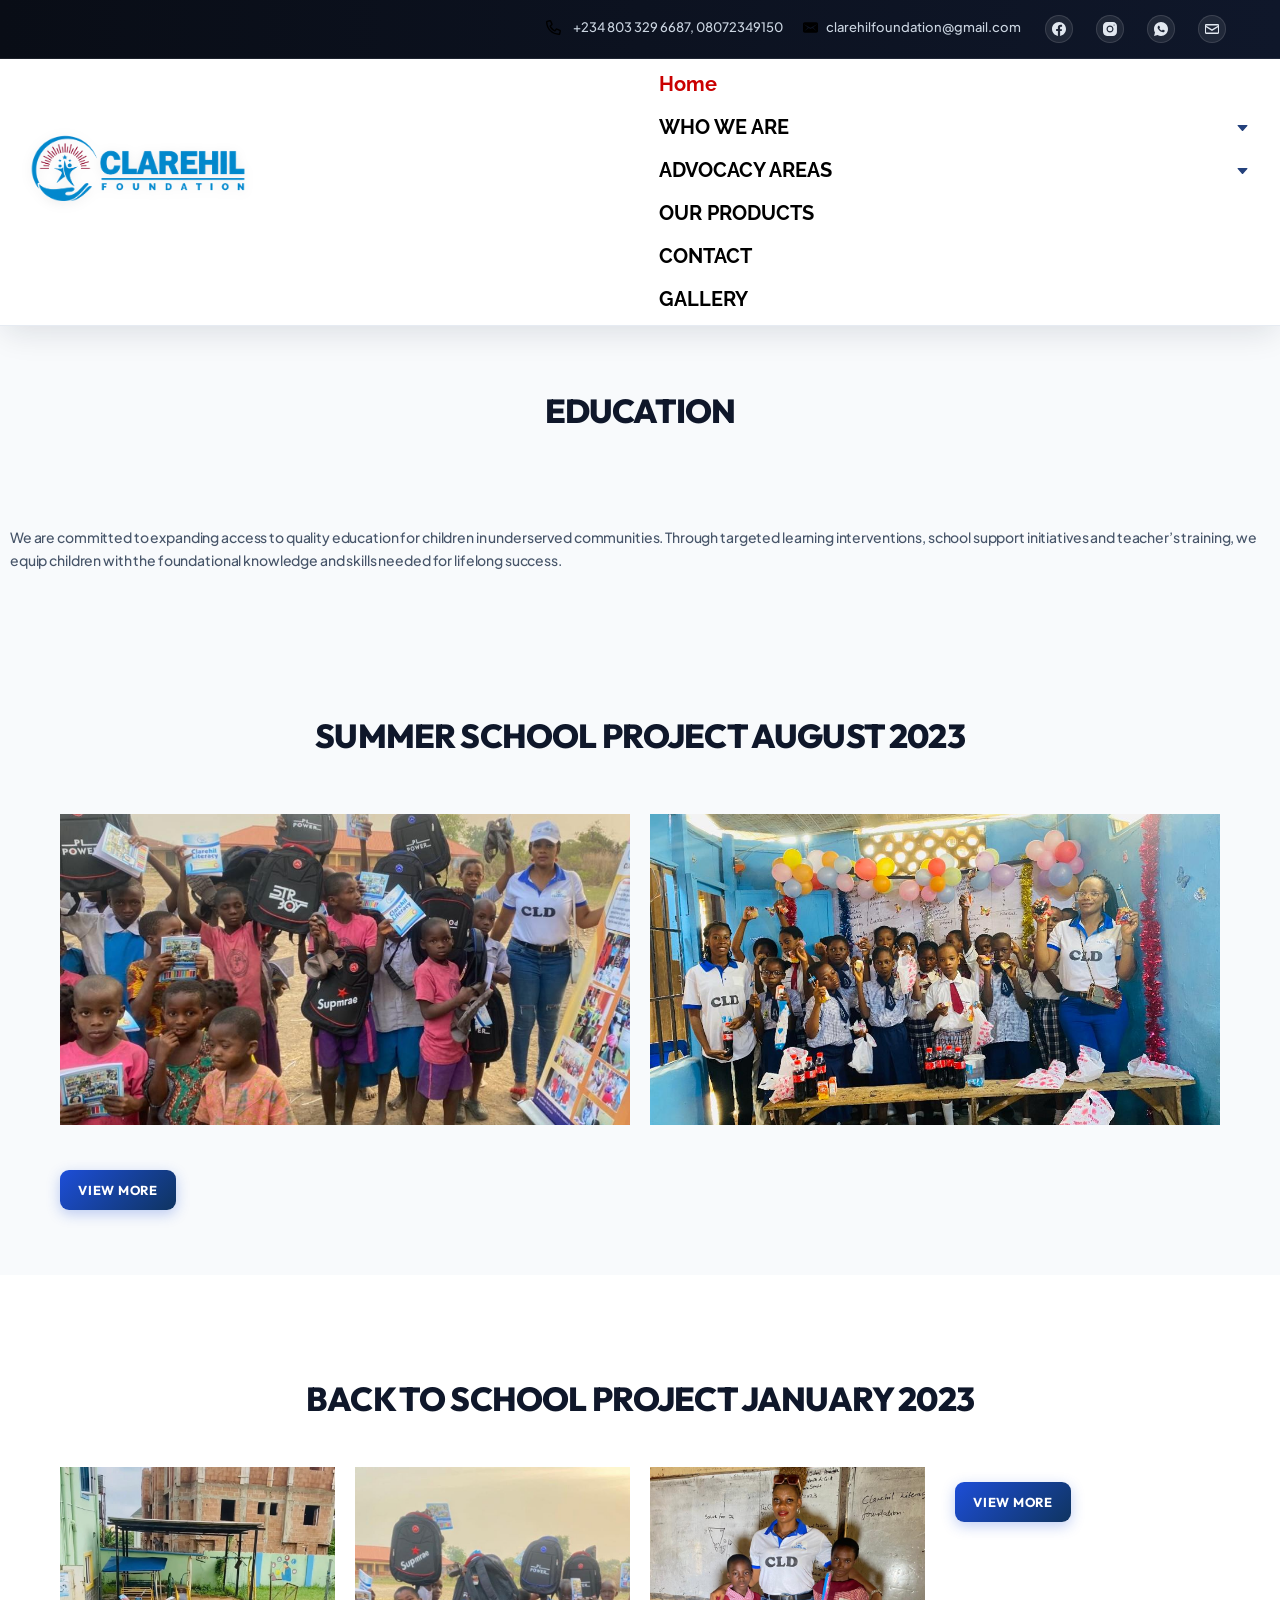
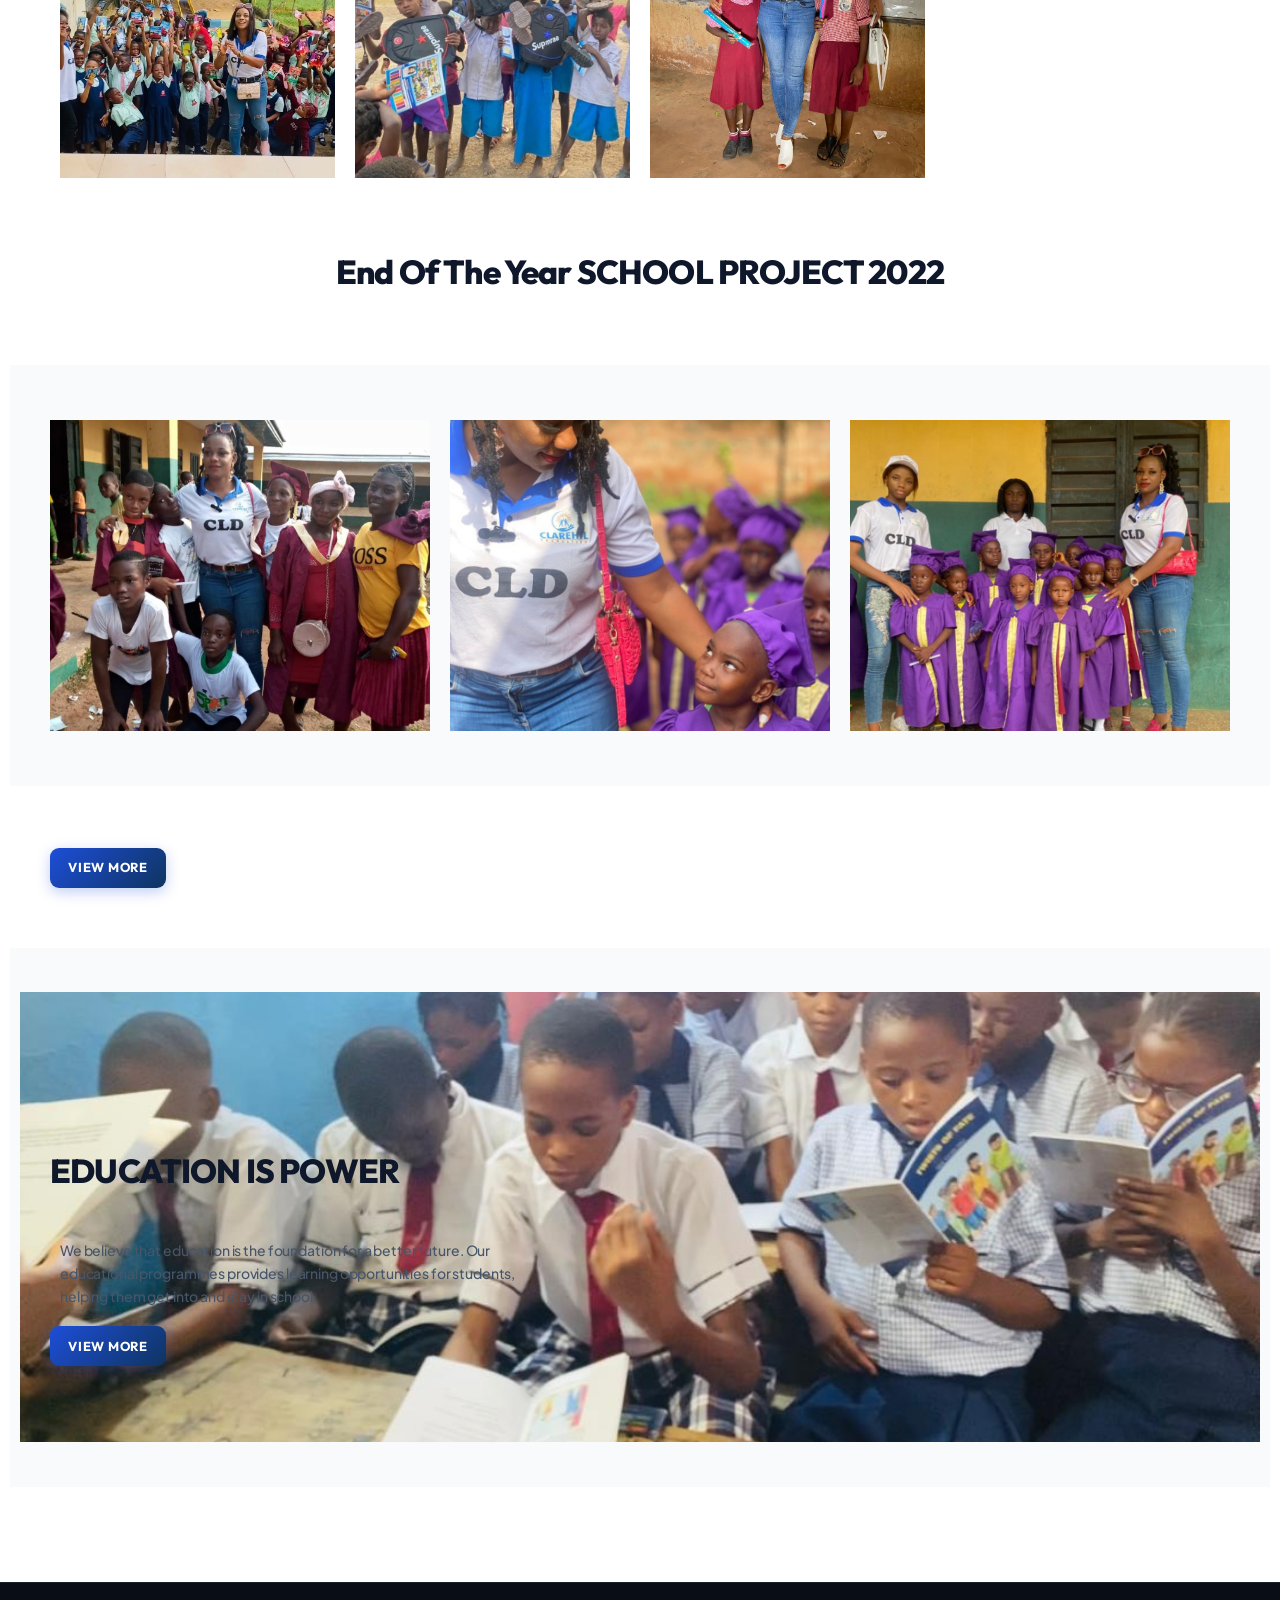
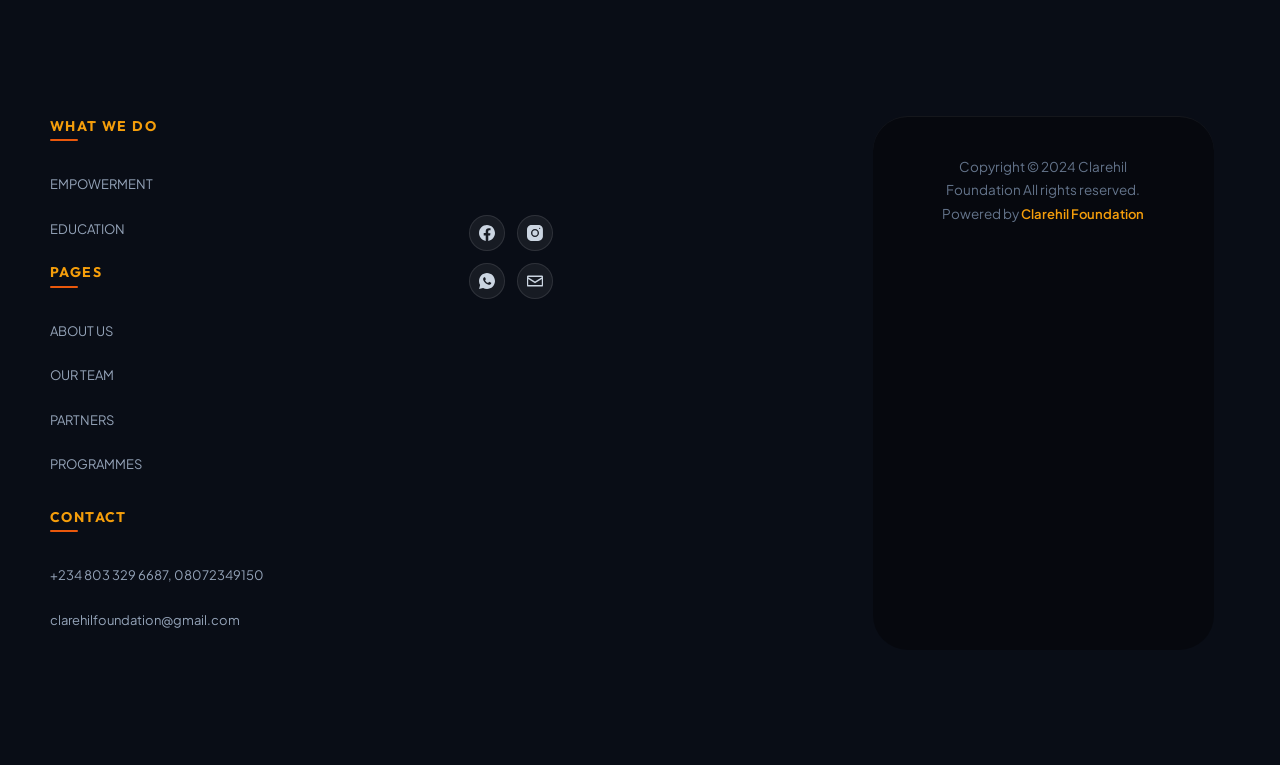
<file: index.html@p=1664.html>
<!DOCTYPE html>

<html lang="en-US">
<head>
<meta charset="utf-8"/>
<meta content="width=device-width, initial-scale=1, maximum-scale=5, viewport-fit=cover" name="viewport"/>
<style id="clarehil-footer-bottom-fix">
/* Footer copyright bar: responsive + centred on laptops / large screens */
footer.ct-footer [data-row="bottom"]{
  box-sizing:border-box;
  width:calc(100% - 32px);
  max-width:1290px;
  margin-left:auto;
  margin-right:auto;
  overflow:hidden;
}
footer.ct-footer [data-row="bottom"] > .ct-container-fluid{
  box-sizing:border-box;
  width:100%;
  max-width:100%;
  margin:0 auto;
  padding:18px 24px;
  display:flex;
  justify-content:center;
  align-items:center;
}
footer.ct-footer [data-row="bottom"] [data-column="copyright"]{
  box-sizing:border-box;
  width:100%;
  max-width:100%;
  display:flex;
  justify-content:center;
  align-items:center;
  text-align:center;
}
footer.ct-footer [data-row="bottom"] .ct-footer-copyright{
  width:100%;
  max-width:100%;
  text-align:center;
}
footer.ct-footer [data-row="bottom"] .ct-footer-copyright p{
  margin:0 auto;
  max-width:100%;
  line-height:1.6;
  overflow-wrap:anywhere;
  text-wrap:balance;
}
@media (max-width:689px){
  footer.ct-footer [data-row="bottom"]{width:calc(100% - 20px);border-radius:25px !important;}
  footer.ct-footer [data-row="bottom"] > .ct-container-fluid{padding:16px 16px;}
}
</style>
<link href="https://gmpg.org/xfn/11" rel="profile"/>
<title>Education – Clarehil Literacy Development Foundation</title>
<meta content="max-image-preview:large" name="robots"/>
<link href="https://fonts.googleapis.com/" rel="dns-prefetch"/>
<link href="feed/index.html" rel="alternate" title="Clarehil Foundation » Feed" type="application/rss+xml">
<link href="comments/feed/index.html" rel="alternate" title="Clarehil Foundation » Comments Feed" type="application/rss+xml"/>
<link href="wp-json/oembed/1.0/embed@url=https%253A%252F%252Fbridge2betterinitiative.org%252Feducation-2%252F" rel="alternate" title="oEmbed (JSON)" type="application/json+oembed"/>
<link href="wp-json/oembed/1.0/embed@url=https%253A%252F%252Fbridge2betterinitiative.org%252Feducation-2%252F&amp;format=xml" rel="alternate" title="oEmbed (XML)" type="text/xml+oembed"/>
<style id="wp-img-auto-sizes-contain-inline-css">
img:is([sizes=auto i],[sizes^="auto," i]){contain-intrinsic-size:3000px 1500px}
/*# sourceURL=wp-img-auto-sizes-contain-inline-css */
</style>
<link href="wp-content/uploads/blocksy/css/global.css@ver=15220.css" id="blocksy-dynamic-global-css" media="all" rel="stylesheet"/>
<style id="global-styles-inline-css">
:root{--wp--preset--aspect-ratio--square: 1;--wp--preset--aspect-ratio--4-3: 4/3;--wp--preset--aspect-ratio--3-4: 3/4;--wp--preset--aspect-ratio--3-2: 3/2;--wp--preset--aspect-ratio--2-3: 2/3;--wp--preset--aspect-ratio--16-9: 16/9;--wp--preset--aspect-ratio--9-16: 9/16;--wp--preset--color--black: #000000;--wp--preset--color--cyan-bluish-gray: #abb8c3;--wp--preset--color--white: #ffffff;--wp--preset--color--pale-pink: #f78da7;--wp--preset--color--vivid-red: #cf2e2e;--wp--preset--color--luminous-vivid-orange: #ff6900;--wp--preset--color--luminous-vivid-amber: #fcb900;--wp--preset--color--light-green-cyan: #7bdcb5;--wp--preset--color--vivid-green-cyan: #00d084;--wp--preset--color--pale-cyan-blue: #8ed1fc;--wp--preset--color--vivid-cyan-blue: #0693e3;--wp--preset--color--vivid-purple: #9b51e0;--wp--preset--color--palette-color-1: var(--theme-palette-color-1, #ca0000);--wp--preset--color--palette-color-2: var(--theme-palette-color-2, #24417C);--wp--preset--color--palette-color-3: var(--theme-palette-color-3, #355575);--wp--preset--color--palette-color-4: var(--theme-palette-color-4, #102136);--wp--preset--color--palette-color-5: var(--theme-palette-color-5, #E7EBEE);--wp--preset--color--palette-color-6: var(--theme-palette-color-6, #F3F5F7);--wp--preset--color--palette-color-7: var(--theme-palette-color-7, #F7FAFD);--wp--preset--color--palette-color-8: var(--theme-palette-color-8, #ffffff);--wp--preset--color--palette-color-9: var(--theme-palette-color-9, #FFE8DA);--wp--preset--gradient--vivid-cyan-blue-to-vivid-purple: linear-gradient(135deg,rgb(6,147,227) 0%,rgb(155,81,224) 100%);--wp--preset--gradient--light-green-cyan-to-vivid-green-cyan: linear-gradient(135deg,rgb(122,220,180) 0%,rgb(0,208,130) 100%);--wp--preset--gradient--luminous-vivid-amber-to-luminous-vivid-orange: linear-gradient(135deg,rgb(252,185,0) 0%,rgb(255,105,0) 100%);--wp--preset--gradient--luminous-vivid-orange-to-vivid-red: linear-gradient(135deg,rgb(255,105,0) 0%,rgb(207,46,46) 100%);--wp--preset--gradient--very-light-gray-to-cyan-bluish-gray: linear-gradient(135deg,rgb(238,238,238) 0%,rgb(169,184,195) 100%);--wp--preset--gradient--cool-to-warm-spectrum: linear-gradient(135deg,rgb(74,234,220) 0%,rgb(151,120,209) 20%,rgb(207,42,186) 40%,rgb(238,44,130) 60%,rgb(251,105,98) 80%,rgb(254,248,76) 100%);--wp--preset--gradient--blush-light-purple: linear-gradient(135deg,rgb(255,206,236) 0%,rgb(152,150,240) 100%);--wp--preset--gradient--blush-bordeaux: linear-gradient(135deg,rgb(254,205,165) 0%,rgb(254,45,45) 50%,rgb(107,0,62) 100%);--wp--preset--gradient--luminous-dusk: linear-gradient(135deg,rgb(255,203,112) 0%,rgb(199,81,192) 50%,rgb(65,88,208) 100%);--wp--preset--gradient--pale-ocean: linear-gradient(135deg,rgb(255,245,203) 0%,rgb(182,227,212) 50%,rgb(51,167,181) 100%);--wp--preset--gradient--electric-grass: linear-gradient(135deg,rgb(202,248,128) 0%,rgb(113,206,126) 100%);--wp--preset--gradient--midnight: linear-gradient(135deg,rgb(2,3,129) 0%,rgb(40,116,252) 100%);--wp--preset--gradient--juicy-peach: linear-gradient(to right, #ffecd2 0%, #fcb69f 100%);--wp--preset--gradient--young-passion: linear-gradient(to right, #ff8177 0%, #ff867a 0%, #ff8c7f 21%, #f99185 52%, #cf556c 78%, #b12a5b 100%);--wp--preset--gradient--true-sunset: linear-gradient(to right, #fa709a 0%, #fee140 100%);--wp--preset--gradient--morpheus-den: linear-gradient(to top, #30cfd0 0%, #330867 100%);--wp--preset--gradient--plum-plate: linear-gradient(135deg, #667eea 0%, #764ba2 100%);--wp--preset--gradient--aqua-splash: linear-gradient(15deg, #13547a 0%, #80d0c7 100%);--wp--preset--gradient--love-kiss: linear-gradient(to top, #ff0844 0%, #ffb199 100%);--wp--preset--gradient--new-retrowave: linear-gradient(to top, #3b41c5 0%, #a981bb 49%, #ffc8a9 100%);--wp--preset--gradient--plum-bath: linear-gradient(to top, #cc208e 0%, #6713d2 100%);--wp--preset--gradient--high-flight: linear-gradient(to right, #0acffe 0%, #495aff 100%);--wp--preset--gradient--teen-party: linear-gradient(-225deg, #FF057C 0%, #8D0B93 50%, #321575 100%);--wp--preset--gradient--fabled-sunset: linear-gradient(-225deg, #231557 0%, #44107A 29%, #FF1361 67%, #FFF800 100%);--wp--preset--gradient--arielle-smile: radial-gradient(circle 248px at center, #16d9e3 0%, #30c7ec 47%, #46aef7 100%);--wp--preset--gradient--itmeo-branding: linear-gradient(180deg, #2af598 0%, #009efd 100%);--wp--preset--gradient--deep-blue: linear-gradient(to right, #6a11cb 0%, #2575fc 100%);--wp--preset--gradient--strong-bliss: linear-gradient(to right, #f78ca0 0%, #f9748f 19%, #fd868c 60%, #fe9a8b 100%);--wp--preset--gradient--sweet-period: linear-gradient(to top, #3f51b1 0%, #5a55ae 13%, #7b5fac 25%, #8f6aae 38%, #a86aa4 50%, #cc6b8e 62%, #f18271 75%, #f3a469 87%, #f7c978 100%);--wp--preset--gradient--purple-division: linear-gradient(to top, #7028e4 0%, #e5b2ca 100%);--wp--preset--gradient--cold-evening: linear-gradient(to top, #0c3483 0%, #a2b6df 100%, #6b8cce 100%, #a2b6df 100%);--wp--preset--gradient--mountain-rock: linear-gradient(to right, #868f96 0%, #596164 100%);--wp--preset--gradient--desert-hump: linear-gradient(to top, #c79081 0%, #dfa579 100%);--wp--preset--gradient--ethernal-constance: linear-gradient(to top, #09203f 0%, #537895 100%);--wp--preset--gradient--happy-memories: linear-gradient(-60deg, #ff5858 0%, #f09819 100%);--wp--preset--gradient--grown-early: linear-gradient(to top, #0ba360 0%, #3cba92 100%);--wp--preset--gradient--morning-salad: linear-gradient(-225deg, #B7F8DB 0%, #50A7C2 100%);--wp--preset--gradient--night-call: linear-gradient(-225deg, #AC32E4 0%, #7918F2 48%, #4801FF 100%);--wp--preset--gradient--mind-crawl: linear-gradient(-225deg, #473B7B 0%, #3584A7 51%, #30D2BE 100%);--wp--preset--gradient--angel-care: linear-gradient(-225deg, #FFE29F 0%, #FFA99F 48%, #FF719A 100%);--wp--preset--gradient--juicy-cake: linear-gradient(to top, #e14fad 0%, #f9d423 100%);--wp--preset--gradient--rich-metal: linear-gradient(to right, #d7d2cc 0%, #304352 100%);--wp--preset--gradient--mole-hall: linear-gradient(-20deg, #616161 0%, #9bc5c3 100%);--wp--preset--gradient--cloudy-knoxville: linear-gradient(120deg, #fdfbfb 0%, #ebedee 100%);--wp--preset--gradient--soft-grass: linear-gradient(to top, #c1dfc4 0%, #deecdd 100%);--wp--preset--gradient--saint-petersburg: linear-gradient(135deg, #f5f7fa 0%, #c3cfe2 100%);--wp--preset--gradient--everlasting-sky: linear-gradient(135deg, #fdfcfb 0%, #e2d1c3 100%);--wp--preset--gradient--kind-steel: linear-gradient(-20deg, #e9defa 0%, #fbfcdb 100%);--wp--preset--gradient--over-sun: linear-gradient(60deg, #abecd6 0%, #fbed96 100%);--wp--preset--gradient--premium-white: linear-gradient(to top, #d5d4d0 0%, #d5d4d0 1%, #eeeeec 31%, #efeeec 75%, #e9e9e7 100%);--wp--preset--gradient--clean-mirror: linear-gradient(45deg, #93a5cf 0%, #e4efe9 100%);--wp--preset--gradient--wild-apple: linear-gradient(to top, #d299c2 0%, #fef9d7 100%);--wp--preset--gradient--snow-again: linear-gradient(to top, #e6e9f0 0%, #eef1f5 100%);--wp--preset--gradient--confident-cloud: linear-gradient(to top, #dad4ec 0%, #dad4ec 1%, #f3e7e9 100%);--wp--preset--gradient--glass-water: linear-gradient(to top, #dfe9f3 0%, white 100%);--wp--preset--gradient--perfect-white: linear-gradient(-225deg, #E3FDF5 0%, #FFE6FA 100%);--wp--preset--font-size--small: 13px;--wp--preset--font-size--medium: 20px;--wp--preset--font-size--large: clamp(22px, 1.375rem + ((1vw - 3.2px) * 0.625), 30px);--wp--preset--font-size--x-large: clamp(30px, 1.875rem + ((1vw - 3.2px) * 1.563), 50px);--wp--preset--font-size--xx-large: clamp(45px, 2.813rem + ((1vw - 3.2px) * 2.734), 80px);--wp--preset--spacing--20: 0.44rem;--wp--preset--spacing--30: 0.67rem;--wp--preset--spacing--40: 1rem;--wp--preset--spacing--50: 1.5rem;--wp--preset--spacing--60: 2.25rem;--wp--preset--spacing--70: 3.38rem;--wp--preset--spacing--80: 5.06rem;--wp--preset--shadow--natural: 6px 6px 9px rgba(0, 0, 0, 0.2);--wp--preset--shadow--deep: 12px 12px 50px rgba(0, 0, 0, 0.4);--wp--preset--shadow--sharp: 6px 6px 0px rgba(0, 0, 0, 0.2);--wp--preset--shadow--outlined: 6px 6px 0px -3px rgb(255, 255, 255), 6px 6px rgb(0, 0, 0);--wp--preset--shadow--crisp: 6px 6px 0px rgb(0, 0, 0);}.wp-block-button{--wp--preset--dimension--25: 25%;--wp--preset--dimension--50: 50%;--wp--preset--dimension--75: 75%;--wp--preset--dimension--100: 100%;}:root { --wp--style--global--content-size: var(--theme-block-max-width);--wp--style--global--wide-size: var(--theme-block-wide-max-width); }:where(body) { margin: 0; }.wp-site-blocks > .alignleft { float: left; margin-right: 2em; }.wp-site-blocks > .alignright { float: right; margin-left: 2em; }.wp-site-blocks > .aligncenter { justify-content: center; margin-left: auto; margin-right: auto; }:where(.wp-site-blocks) > * { margin-block-start: var(--theme-content-spacing); margin-block-end: 0; }:where(.wp-site-blocks) > :first-child { margin-block-start: 0; }:where(.wp-site-blocks) > :last-child { margin-block-end: 0; }:root { --wp--style--block-gap: var(--theme-content-spacing); }:root :where(.is-layout-flow) > :first-child{margin-block-start: 0;}:root :where(.is-layout-flow) > :last-child{margin-block-end: 0;}:root :where(.is-layout-flow) > *{margin-block-start: var(--theme-content-spacing);margin-block-end: 0;}:root :where(.is-layout-constrained) > :first-child{margin-block-start: 0;}:root :where(.is-layout-constrained) > :last-child{margin-block-end: 0;}:root :where(.is-layout-constrained) > *{margin-block-start: var(--theme-content-spacing);margin-block-end: 0;}:root :where(.is-layout-flex){gap: var(--theme-content-spacing);}:root :where(.is-layout-grid){gap: var(--theme-content-spacing);}.is-layout-flow > .alignleft{float: left;margin-inline-start: 0;margin-inline-end: 2em;}.is-layout-flow > .alignright{float: right;margin-inline-start: 2em;margin-inline-end: 0;}.is-layout-flow > .aligncenter{margin-left: auto !important;margin-right: auto !important;}.is-layout-constrained > .alignleft{float: left;margin-inline-start: 0;margin-inline-end: 2em;}.is-layout-constrained > .alignright{float: right;margin-inline-start: 2em;margin-inline-end: 0;}.is-layout-constrained > .aligncenter{margin-left: auto !important;margin-right: auto !important;}.is-layout-constrained > :where(:not(.alignleft):not(.alignright):not(.alignfull)){max-width: var(--wp--style--global--content-size);margin-left: auto !important;margin-right: auto !important;}.is-layout-constrained > .alignwide{max-width: var(--wp--style--global--wide-size);}body .is-layout-flex{display: flex;}.is-layout-flex{flex-wrap: wrap;align-items: center;}.is-layout-flex > :is(*, div){margin: 0;}body .is-layout-grid{display: grid;}.is-layout-grid > :is(*, div){margin: 0;}body{padding-top: 0px;padding-right: 0px;padding-bottom: 0px;padding-left: 0px;}:root :where(.wp-element-button, .wp-block-button__link){font-style: inherit;font-weight: inherit;letter-spacing: inherit;text-transform: inherit;}.has-black-color{color: var(--wp--preset--color--black) !important;}.has-cyan-bluish-gray-color{color: var(--wp--preset--color--cyan-bluish-gray) !important;}.has-white-color{color: var(--wp--preset--color--white) !important;}.has-pale-pink-color{color: var(--wp--preset--color--pale-pink) !important;}.has-vivid-red-color{color: var(--wp--preset--color--vivid-red) !important;}.has-luminous-vivid-orange-color{color: var(--wp--preset--color--luminous-vivid-orange) !important;}.has-luminous-vivid-amber-color{color: var(--wp--preset--color--luminous-vivid-amber) !important;}.has-light-green-cyan-color{color: var(--wp--preset--color--light-green-cyan) !important;}.has-vivid-green-cyan-color{color: var(--wp--preset--color--vivid-green-cyan) !important;}.has-pale-cyan-blue-color{color: var(--wp--preset--color--pale-cyan-blue) !important;}.has-vivid-cyan-blue-color{color: var(--wp--preset--color--vivid-cyan-blue) !important;}.has-vivid-purple-color{color: var(--wp--preset--color--vivid-purple) !important;}.has-palette-color-1-color{color: var(--wp--preset--color--palette-color-1) !important;}.has-palette-color-2-color{color: var(--wp--preset--color--palette-color-2) !important;}.has-palette-color-3-color{color: var(--wp--preset--color--palette-color-3) !important;}.has-palette-color-4-color{color: var(--wp--preset--color--palette-color-4) !important;}.has-palette-color-5-color{color: var(--wp--preset--color--palette-color-5) !important;}.has-palette-color-6-color{color: var(--wp--preset--color--palette-color-6) !important;}.has-palette-color-7-color{color: var(--wp--preset--color--palette-color-7) !important;}.has-palette-color-8-color{color: var(--wp--preset--color--palette-color-8) !important;}.has-palette-color-9-color{color: var(--wp--preset--color--palette-color-9) !important;}.has-black-background-color{background-color: var(--wp--preset--color--black) !important;}.has-cyan-bluish-gray-background-color{background-color: var(--wp--preset--color--cyan-bluish-gray) !important;}.has-white-background-color{background-color: var(--wp--preset--color--white) !important;}.has-pale-pink-background-color{background-color: var(--wp--preset--color--pale-pink) !important;}.has-vivid-red-background-color{background-color: var(--wp--preset--color--vivid-red) !important;}.has-luminous-vivid-orange-background-color{background-color: var(--wp--preset--color--luminous-vivid-orange) !important;}.has-luminous-vivid-amber-background-color{background-color: var(--wp--preset--color--luminous-vivid-amber) !important;}.has-light-green-cyan-background-color{background-color: var(--wp--preset--color--light-green-cyan) !important;}.has-vivid-green-cyan-background-color{background-color: var(--wp--preset--color--vivid-green-cyan) !important;}.has-pale-cyan-blue-background-color{background-color: var(--wp--preset--color--pale-cyan-blue) !important;}.has-vivid-cyan-blue-background-color{background-color: var(--wp--preset--color--vivid-cyan-blue) !important;}.has-vivid-purple-background-color{background-color: var(--wp--preset--color--vivid-purple) !important;}.has-palette-color-1-background-color{background-color: var(--wp--preset--color--palette-color-1) !important;}.has-palette-color-2-background-color{background-color: var(--wp--preset--color--palette-color-2) !important;}.has-palette-color-3-background-color{background-color: var(--wp--preset--color--palette-color-3) !important;}.has-palette-color-4-background-color{background-color: var(--wp--preset--color--palette-color-4) !important;}.has-palette-color-5-background-color{background-color: var(--wp--preset--color--palette-color-5) !important;}.has-palette-color-6-background-color{background-color: var(--wp--preset--color--palette-color-6) !important;}.has-palette-color-7-background-color{background-color: var(--wp--preset--color--palette-color-7) !important;}.has-palette-color-8-background-color{background-color: var(--wp--preset--color--palette-color-8) !important;}.has-palette-color-9-background-color{background-color: var(--wp--preset--color--palette-color-9) !important;}.has-black-border-color{border-color: var(--wp--preset--color--black) !important;}.has-cyan-bluish-gray-border-color{border-color: var(--wp--preset--color--cyan-bluish-gray) !important;}.has-white-border-color{border-color: var(--wp--preset--color--white) !important;}.has-pale-pink-border-color{border-color: var(--wp--preset--color--pale-pink) !important;}.has-vivid-red-border-color{border-color: var(--wp--preset--color--vivid-red) !important;}.has-luminous-vivid-orange-border-color{border-color: var(--wp--preset--color--luminous-vivid-orange) !important;}.has-luminous-vivid-amber-border-color{border-color: var(--wp--preset--color--luminous-vivid-amber) !important;}.has-light-green-cyan-border-color{border-color: var(--wp--preset--color--light-green-cyan) !important;}.has-vivid-green-cyan-border-color{border-color: var(--wp--preset--color--vivid-green-cyan) !important;}.has-pale-cyan-blue-border-color{border-color: var(--wp--preset--color--pale-cyan-blue) !important;}.has-vivid-cyan-blue-border-color{border-color: var(--wp--preset--color--vivid-cyan-blue) !important;}.has-vivid-purple-border-color{border-color: var(--wp--preset--color--vivid-purple) !important;}.has-palette-color-1-border-color{border-color: var(--wp--preset--color--palette-color-1) !important;}.has-palette-color-2-border-color{border-color: var(--wp--preset--color--palette-color-2) !important;}.has-palette-color-3-border-color{border-color: var(--wp--preset--color--palette-color-3) !important;}.has-palette-color-4-border-color{border-color: var(--wp--preset--color--palette-color-4) !important;}.has-palette-color-5-border-color{border-color: var(--wp--preset--color--palette-color-5) !important;}.has-palette-color-6-border-color{border-color: var(--wp--preset--color--palette-color-6) !important;}.has-palette-color-7-border-color{border-color: var(--wp--preset--color--palette-color-7) !important;}.has-palette-color-8-border-color{border-color: var(--wp--preset--color--palette-color-8) !important;}.has-palette-color-9-border-color{border-color: var(--wp--preset--color--palette-color-9) !important;}.has-vivid-cyan-blue-to-vivid-purple-gradient-background{background: var(--wp--preset--gradient--vivid-cyan-blue-to-vivid-purple) !important;}.has-light-green-cyan-to-vivid-green-cyan-gradient-background{background: var(--wp--preset--gradient--light-green-cyan-to-vivid-green-cyan) !important;}.has-luminous-vivid-amber-to-luminous-vivid-orange-gradient-background{background: var(--wp--preset--gradient--luminous-vivid-amber-to-luminous-vivid-orange) !important;}.has-luminous-vivid-orange-to-vivid-red-gradient-background{background: var(--wp--preset--gradient--luminous-vivid-orange-to-vivid-red) !important;}.has-very-light-gray-to-cyan-bluish-gray-gradient-background{background: var(--wp--preset--gradient--very-light-gray-to-cyan-bluish-gray) !important;}.has-cool-to-warm-spectrum-gradient-background{background: var(--wp--preset--gradient--cool-to-warm-spectrum) !important;}.has-blush-light-purple-gradient-background{background: var(--wp--preset--gradient--blush-light-purple) !important;}.has-blush-bordeaux-gradient-background{background: var(--wp--preset--gradient--blush-bordeaux) !important;}.has-luminous-dusk-gradient-background{background: var(--wp--preset--gradient--luminous-dusk) !important;}.has-pale-ocean-gradient-background{background: var(--wp--preset--gradient--pale-ocean) !important;}.has-electric-grass-gradient-background{background: var(--wp--preset--gradient--electric-grass) !important;}.has-midnight-gradient-background{background: var(--wp--preset--gradient--midnight) !important;}.has-juicy-peach-gradient-background{background: var(--wp--preset--gradient--juicy-peach) !important;}.has-young-passion-gradient-background{background: var(--wp--preset--gradient--young-passion) !important;}.has-true-sunset-gradient-background{background: var(--wp--preset--gradient--true-sunset) !important;}.has-morpheus-den-gradient-background{background: var(--wp--preset--gradient--morpheus-den) !important;}.has-plum-plate-gradient-background{background: var(--wp--preset--gradient--plum-plate) !important;}.has-aqua-splash-gradient-background{background: var(--wp--preset--gradient--aqua-splash) !important;}.has-love-kiss-gradient-background{background: var(--wp--preset--gradient--love-kiss) !important;}.has-new-retrowave-gradient-background{background: var(--wp--preset--gradient--new-retrowave) !important;}.has-plum-bath-gradient-background{background: var(--wp--preset--gradient--plum-bath) !important;}.has-high-flight-gradient-background{background: var(--wp--preset--gradient--high-flight) !important;}.has-teen-party-gradient-background{background: var(--wp--preset--gradient--teen-party) !important;}.has-fabled-sunset-gradient-background{background: var(--wp--preset--gradient--fabled-sunset) !important;}.has-arielle-smile-gradient-background{background: var(--wp--preset--gradient--arielle-smile) !important;}.has-itmeo-branding-gradient-background{background: var(--wp--preset--gradient--itmeo-branding) !important;}.has-deep-blue-gradient-background{background: var(--wp--preset--gradient--deep-blue) !important;}.has-strong-bliss-gradient-background{background: var(--wp--preset--gradient--strong-bliss) !important;}.has-sweet-period-gradient-background{background: var(--wp--preset--gradient--sweet-period) !important;}.has-purple-division-gradient-background{background: var(--wp--preset--gradient--purple-division) !important;}.has-cold-evening-gradient-background{background: var(--wp--preset--gradient--cold-evening) !important;}.has-mountain-rock-gradient-background{background: var(--wp--preset--gradient--mountain-rock) !important;}.has-desert-hump-gradient-background{background: var(--wp--preset--gradient--desert-hump) !important;}.has-ethernal-constance-gradient-background{background: var(--wp--preset--gradient--ethernal-constance) !important;}.has-happy-memories-gradient-background{background: var(--wp--preset--gradient--happy-memories) !important;}.has-grown-early-gradient-background{background: var(--wp--preset--gradient--grown-early) !important;}.has-morning-salad-gradient-background{background: var(--wp--preset--gradient--morning-salad) !important;}.has-night-call-gradient-background{background: var(--wp--preset--gradient--night-call) !important;}.has-mind-crawl-gradient-background{background: var(--wp--preset--gradient--mind-crawl) !important;}.has-angel-care-gradient-background{background: var(--wp--preset--gradient--angel-care) !important;}.has-juicy-cake-gradient-background{background: var(--wp--preset--gradient--juicy-cake) !important;}.has-rich-metal-gradient-background{background: var(--wp--preset--gradient--rich-metal) !important;}.has-mole-hall-gradient-background{background: var(--wp--preset--gradient--mole-hall) !important;}.has-cloudy-knoxville-gradient-background{background: var(--wp--preset--gradient--cloudy-knoxville) !important;}.has-soft-grass-gradient-background{background: var(--wp--preset--gradient--soft-grass) !important;}.has-saint-petersburg-gradient-background{background: var(--wp--preset--gradient--saint-petersburg) !important;}.has-everlasting-sky-gradient-background{background: var(--wp--preset--gradient--everlasting-sky) !important;}.has-kind-steel-gradient-background{background: var(--wp--preset--gradient--kind-steel) !important;}.has-over-sun-gradient-background{background: var(--wp--preset--gradient--over-sun) !important;}.has-premium-white-gradient-background{background: var(--wp--preset--gradient--premium-white) !important;}.has-clean-mirror-gradient-background{background: var(--wp--preset--gradient--clean-mirror) !important;}.has-wild-apple-gradient-background{background: var(--wp--preset--gradient--wild-apple) !important;}.has-snow-again-gradient-background{background: var(--wp--preset--gradient--snow-again) !important;}.has-confident-cloud-gradient-background{background: var(--wp--preset--gradient--confident-cloud) !important;}.has-glass-water-gradient-background{background: var(--wp--preset--gradient--glass-water) !important;}.has-perfect-white-gradient-background{background: var(--wp--preset--gradient--perfect-white) !important;}.has-small-font-size{font-size: var(--wp--preset--font-size--small) !important;}.has-medium-font-size{font-size: var(--wp--preset--font-size--medium) !important;}.has-large-font-size{font-size: var(--wp--preset--font-size--large) !important;}.has-x-large-font-size{font-size: var(--wp--preset--font-size--x-large) !important;}.has-xx-large-font-size{font-size: var(--wp--preset--font-size--xx-large) !important;}
/*# sourceURL=global-styles-inline-css */
</style>
<link href="wp-content/plugins/contact-form-7/includes/css/styles.css@ver=6.0.2.css" id="contact-form-7-css" media="all" rel="stylesheet"/>
<link href="wp-content/plugins/ht-mega-for-elementor/assets/css/htbbootstrap.css@ver=2.7.7.css" id="htbbootstrap-css" media="all" rel="stylesheet"/>
<link href="wp-content/plugins/elementor/assets/lib/font-awesome/css/font-awesome.min.css@ver=4.7.0.css" id="font-awesome-css" media="all" rel="stylesheet"/>
<link href="wp-content/plugins/ht-mega-for-elementor/assets/css/animation.css@ver=2.7.7.css" id="htmega-animation-css" media="all" rel="stylesheet"/>
<link href="wp-content/plugins/ht-mega-for-elementor/assets/css/htmega-keyframes.css@ver=2.7.7.css" id="htmega-keyframes-css" media="all" rel="stylesheet"/>
<link href="wp-content/plugins/ht-mega-for-elementor/assets/css/htmega-global-style.min.css@ver=2.7.7.css" id="htmega-global-style-min-css" media="all" rel="stylesheet"/>
<link href="wp-content/themes/blocksy/style.css@ver=7.1.css" id="parent-style-css" media="all" rel="stylesheet"/>
<link href="https://fonts.googleapis.com/css2?family=Raleway:wght@400;500;600;700&amp;family=Montserrat:wght@600&amp;family=Montserrat%20Alternates:wght@700&amp;family=Noto%20Sans%20Arabic:wght@700&amp;display=swap" id="blocksy-fonts-font-source-google-css" media="all" rel="stylesheet"/>
<link href="wp-content/themes/blocksy/static/bundle/main.min.css@ver=2.0.83.css" id="ct-main-styles-css" media="all" rel="stylesheet"/>
<link href="wp-content/themes/blocksy/static/bundle/elementor-frontend.min.css@ver=2.0.83.css" id="ct-elementor-styles-css" media="all" rel="stylesheet"/>
<link href="wp-content/themes/blocksy/static/bundle/cf-7.min.css@ver=2.0.83.css" id="ct-cf-7-styles-css" media="all" rel="stylesheet"/>
<link href="wp-content/themes/blocksy/static/bundle/wpforms.min.css@ver=2.0.83.css" id="ct-wpforms-styles-css" media="all" rel="stylesheet"/>
<link href="wp-content/plugins/elementor/assets/css/frontend.min.css@ver=3.26.3.css" id="elementor-frontend-css" media="all" rel="stylesheet"/>
<link href="wp-content/uploads/elementor/css/post-1476.css@ver=1749652223.css" id="elementor-post-1476-css" media="all" rel="stylesheet"/>
<link href="wp-content/plugins/elementor/assets/css/widget-heading.min.css@ver=3.26.3.css" id="widget-heading-css" media="all" rel="stylesheet"/>
<link href="wp-content/plugins/elementor/assets/css/widget-spacer.min.css@ver=3.26.3.css" id="widget-spacer-css" media="all" rel="stylesheet"/>
<link href="wp-content/plugins/elementor/assets/css/widget-text-editor.min.css@ver=3.26.3.css" id="widget-text-editor-css" media="all" rel="stylesheet"/>
<link href="wp-content/uploads/elementor/css/post-1664.css@ver=1778706392.css" id="elementor-post-1664-css" media="all" rel="stylesheet"/>
<link href="wp-content/plugins/essential-addons-for-elementor-lite/assets/front-end/css/view/general.min.css@ver=6.1.0.css" id="eael-general-css" media="all" rel="stylesheet"/>
<link href="wp-content/plugins/bdthemes-prime-slider-lite/assets/css/bdt-uikit.css@ver=3.21.7.css" id="bdt-uikit-css" media="all" rel="stylesheet"/>
<link href="wp-content/plugins/bdthemes-prime-slider-lite/assets/css/prime-slider-site.css@ver=3.16.5.css" id="prime-slider-site-css" media="all" rel="stylesheet"/>
<link href="https://fonts.googleapis.com/css?family=Montserrat:100,100italic,200,200italic,300,300italic,400,400italic,500,500italic,600,600italic,700,700italic,800,800italic,900,900italic%7CRaleway:100,100italic,200,200italic,300,300italic,400,400italic,500,500italic,600,600italic,700,700italic,800,800italic,900,900italic&amp;display=auto&amp;ver=7.1" id="google-fonts-1-css" media="all" rel="stylesheet"/>
<link crossorigin="" href="https://fonts.gstatic.com/" rel="preconnect"/><!--n2css--><!--n2js--><script id="jquery-core-js" src="wp-includes/js/jquery/jquery.min.js@ver=3.7.1"></script>
<script id="jquery-migrate-js" src="wp-includes/js/jquery/jquery-migrate.min.js@ver=3.4.1"></script>
<script id="bdt-uikit-js" src="wp-content/plugins/bdthemes-prime-slider-lite/assets/js/bdt-uikit.min.js@ver=3.21.7"></script>
<link href="wp-json/index.html" rel="https://api.w.org/"/><link href="wp-json/wp/v2/pages/1664" rel="alternate" title="JSON" type="application/json"><link href="https://bridge2betterinitiative.org/xmlrpc.php?rsd" rel="EditURI" title="RSD" type="application/rsd+xml"/>
<meta content="WordPress 7.1" name="generator"/>
<link href="index.html@p=1664.html" rel="canonical"/>
<link href="index.html@p=1664.html" rel="shortlink"/>
<meta content="1.4.9" name="cdp-version"><noscript><link href="wp-content/themes/blocksy/static/bundle/no-scripts.min.css" rel="stylesheet" type="text/css"/></noscript>
<meta content="Elementor 3.26.3; features: e_font_icon_svg, additional_custom_breakpoints; settings: css_print_method-external, google_font-enabled, font_display-auto" name="generator">
<style>
				.e-con.e-parent:nth-of-type(n+4):not(.e-lazyloaded):not(.e-no-lazyload),
				.e-con.e-parent:nth-of-type(n+4):not(.e-lazyloaded):not(.e-no-lazyload) * {
					background-image: none !important;
				}
				@media screen and (max-height: 1024px) {
					.e-con.e-parent:nth-of-type(n+3):not(.e-lazyloaded):not(.e-no-lazyload),
					.e-con.e-parent:nth-of-type(n+3):not(.e-lazyloaded):not(.e-no-lazyload) * {
						background-image: none !important;
					}
				}
				@media screen and (max-height: 640px) {
					.e-con.e-parent:nth-of-type(n+2):not(.e-lazyloaded):not(.e-no-lazyload),
					.e-con.e-parent:nth-of-type(n+2):not(.e-lazyloaded):not(.e-no-lazyload) * {
						background-image: none !important;
					}
				}
			</style>
<link href="logo.png" rel="icon" sizes="32x32"/>
<link href="logo.png" rel="icon" sizes="192x192">
<link href="logo.png" rel="apple-touch-icon"/>
<meta content="logo.png" name="msapplication-TileImage"/>
<style id="wp-custom-css">
.ct-service-card:hover .elementor-widget-icon svg {
	fill: var(--theme-palette-color-8) !important;
}
.ct-service-card:hover h3,
.ct-service-card:hover .e-con-inner > .elementor-widget-text-editor p {
	color: var(--theme-palette-color-8)
}
.wpforms-field-label {
    color: #ffff; /* Changes the label text color to white */
}

.wpforms-confirmation-container {
    color: #0000; /* Changes the text color inside the confirmation message to white */
}
.wpforms-confirmation-container {
    margin-top: 20px; /* Adjusts the container to move down by 20px */
  
}
#block-114 {
    font-weight: bold; /* Makes the font weight bold */
    /* Or you can use a specific weight like 700 */
    /* font-weight: 700; */
}
#wpforms-submit-4389 {
   padding: 5px 10px;
   width: 120px;
   height: 40px;
   font-size: 16px;
   border-radius:  3px !important; 
   box-sizing: border-box;
}

	#wpforms-4389-field_2-container {
    margin-top: -10px; /* Move the element up by 10px */
    position: relative; /* Allows you to use the top property */
    top: -10px; /* Another option to move the element up */
}
input#wpforms-4389-field_2 {
    width: 100%; /* Make input field responsive */
    padding: 10px; /* Add padding for better appearance */
    border: 2px solid #ccc; /* Default border */
    border-radius: 5px; /* Rounded corners */
    font-size: 16px; /* Adjust font size */
    color: #333; /* Text color */
    background-color: #f9f9f9; /* Light background color */
    box-shadow: inset 0 1px 3px rgba(0, 0, 0, 0.1); /* Subtle shadow inside the input */
    transition: border-color 0.3s ease; /* Smooth transition for hover or focus */
}
.wpforms-container .wpforms-field-checkbox li::marker {
    content: ''; /* Removes the marker */
    display: none; /* Ensures it doesn't take up space */
}

.wpforms-container .wpforms-field-checkbox {
    list-style: none; /* Disables list-style for the entire checkbox group */
    padding-left: 0; /* Removes any extra padding on the left */
}




	
 
</style>
<style id="wpforms-css-vars-root">
				:root {
					--wpforms-field-border-radius: 3px;
--wpforms-field-border-style: solid;
--wpforms-field-border-size: 1px;
--wpforms-field-background-color: #ffffff;
--wpforms-field-border-color: rgba( 0, 0, 0, 0.25 );
--wpforms-field-border-color-spare: rgba( 0, 0, 0, 0.25 );
--wpforms-field-text-color: rgba( 0, 0, 0, 0.7 );
--wpforms-field-menu-color: #ffffff;
--wpforms-label-color: rgba( 0, 0, 0, 0.85 );
--wpforms-label-sublabel-color: rgba( 0, 0, 0, 0.55 );
--wpforms-label-error-color: #d63637;
--wpforms-button-border-radius: 3px;
--wpforms-button-border-style: none;
--wpforms-button-border-size: 1px;
--wpforms-button-background-color: #066aab;
--wpforms-button-border-color: #066aab;
--wpforms-button-text-color: #ffffff;
--wpforms-page-break-color: #066aab;
--wpforms-background-image: none;
--wpforms-background-position: center center;
--wpforms-background-repeat: no-repeat;
--wpforms-background-size: cover;
--wpforms-background-width: 100px;
--wpforms-background-height: 100px;
--wpforms-background-color: rgba( 0, 0, 0, 0 );
--wpforms-background-url: none;
--wpforms-container-padding: 0px;
--wpforms-container-border-style: none;
--wpforms-container-border-width: 1px;
--wpforms-container-border-color: #000000;
--wpforms-container-border-radius: 3px;
--wpforms-field-size-input-height: 43px;
--wpforms-field-size-input-spacing: 15px;
--wpforms-field-size-font-size: 16px;
--wpforms-field-size-line-height: 19px;
--wpforms-field-size-padding-h: 14px;
--wpforms-field-size-checkbox-size: 16px;
--wpforms-field-size-sublabel-spacing: 5px;
--wpforms-field-size-icon-size: 1;
--wpforms-label-size-font-size: 16px;
--wpforms-label-size-line-height: 19px;
--wpforms-label-size-sublabel-font-size: 14px;
--wpforms-label-size-sublabel-line-height: 17px;
--wpforms-button-size-font-size: 17px;
--wpforms-button-size-height: 41px;
--wpforms-button-size-padding-h: 15px;
--wpforms-button-size-margin-top: 10px;
--wpforms-container-shadow-size-box-shadow: none;

				}
			</style> <link href="wp-content/plugins/fluentform/assets/css/fluent-forms-elementor-widget.css@ver=5.2.9.css" id="fluentform-elementor-widget-css" media="all" rel="stylesheet"/>
<link href="modern-style.css" rel="stylesheet"/>
</link></meta></meta></link></link>

<style id="clarehil-image-input-overrides">
/* Clarehil manual image inputs: replace Elementor background-image sources with editable <img src=""> inputs without changing layout. */
.elementor-element[data-clarehil-image-input="img-src"] {
  background-image: none !important;
  position: relative;
  overflow: hidden;
}
.elementor-element[data-clarehil-image-input="img-src"] > img.clarehil-manual-image {
  position: absolute !important;
  inset: 0 !important;
  display: block !important;
  width: 100% !important;
  height: 100% !important;
  max-width: none !important;
  object-fit: cover !important;
  object-position: center center !important;
  margin: 0 !important;
  padding: 0 !important;
  border: 0 !important;
  z-index: 0 !important;
  pointer-events: none !important;
}
.elementor-element[data-clarehil-image-input="img-src"] > .e-con-inner,
.elementor-element[data-clarehil-image-input="img-src"] > .elementor-widget-container,
.elementor-element[data-clarehil-image-input="img-src"] > .elementor-element {
  position: relative;
  z-index: 1;
}
</style></head>
<body class="wp-singular page-template-default page page-id-1664 wp-custom-logo wp-embed-responsive wp-theme-blocksy wp-child-theme-blocksy-child elementor-default elementor-kit-1476 elementor-page elementor-page-1664 ct-elementor-default-template" data-footer="type-1" data-header="type-1:sticky" data-link="type-2" data-prefix="single_page" itemscope="itemscope" itemtype="https://schema.org/WebPage">
<a class="skip-link screen-reader-text" href="index.html@p=1664.html#main">Skip to content</a><div class="ct-drawer-canvas" data-location="start"><div aria-label="Offcanvas modal" class="ct-panel ct-header" data-behaviour="right-side" id="offcanvas" inert=""><div class="ct-panel-inner">
<div class="ct-panel-actions">
<button aria-label="Close drawer" class="ct-toggle-close" data-type="type-1">
<svg class="ct-icon" height="12" viewbox="0 0 15 15" width="12"><path d="M1 15a1 1 0 01-.71-.29 1 1 0 010-1.41l5.8-5.8-5.8-5.8A1 1 0 011.7.29l5.8 5.8 5.8-5.8a1 1 0 011.41 1.41l-5.8 5.8 5.8 5.8a1 1 0 01-1.41 1.41l-5.8-5.8-5.8 5.8A1 1 0 011 15z"></path></svg>
</button>
</div>
<div class="ct-panel-content" data-device="desktop"><div class="ct-panel-content-inner"></div></div><div class="ct-panel-content" data-device="mobile"><div class="ct-panel-content-inner">
<a class="site-logo-container" data-id="offcanvas-logo" href="index.html" itemprop="url" rel="home">
<img alt="Clarehil Foundation" class="default-logo" decoding="async" fetchpriority="high" height="559" sizes="(max-width: 866px) 100vw, 866px" src="logo.png" srcset="logo.png 768w" width="866"/> </a>
<nav aria-label="Main menu" class="mobile-menu menu-container has-submenu" data-id="mobile-menu" data-interaction="click" data-submenu-dots="yes" data-toggle-type="type-1">
<ul class="" id="menu-main-menu-1"><li class="menu-item menu-item-type-post_type menu-item-object-page menu-item-home current-menu-item page_item page-item-565 current_page_item menu-item-5654"><a aria-current="page" class="ct-menu-link" href="index.html">Home</a></li>
<li class="menu-item menu-item-type-custom menu-item-object-custom menu-item-has-children menu-item-2237"><span class="ct-sub-menu-parent"><a class="ct-menu-link" href="index.html#">WHO WE ARE</a><button aria-expanded="false" aria-haspopup="true" aria-label="Expand dropdown menu" class="ct-toggle-dropdown-mobile"><svg class="ct-icon toggle-icon-3" height="12" viewbox="0 0 15 15" width="12"><path d="M2.6,5.8L2.6,5.8l4.3,5C7,11,7.3,11.1,7.5,11.1S8,11,8.1,10.8l4.2-4.9l0.1-0.1c0.1-0.1,0.1-0.2,0.1-0.3c0-0.3-0.2-0.5-0.5-0.5l0,0H3l0,0c-0.3,0-0.5,0.2-0.5,0.5C2.5,5.7,2.5,5.8,2.6,5.8z"></path></svg></button></span>
<ul class="sub-menu">
<li class="menu-item menu-item-type-post_type menu-item-object-page menu-item-1996"><a class="ct-menu-link" href="about.html">ABOUT US</a></li>
<li class="menu-item menu-item-type-post_type menu-item-object-page menu-item-1995"><a class="ct-menu-link" href="our.team.html">OUR TEAM</a></li>
</ul>
</li>
<li class="menu-item menu-item-type-custom menu-item-object-custom menu-item-has-children menu-item-4815"><span class="ct-sub-menu-parent"><a class="ct-menu-link" href="index.html#">ADVOCACY AREAS</a><button aria-expanded="false" aria-haspopup="true" aria-label="Expand dropdown menu" class="ct-toggle-dropdown-mobile"><svg class="ct-icon toggle-icon-3" height="12" viewbox="0 0 15 15" width="12"><path d="M2.6,5.8L2.6,5.8l4.3,5C7,11,7.3,11.1,7.5,11.1S8,11,8.1,10.8l4.2-4.9l0.1-0.1c0.1-0.1,0.1-0.2,0.1-0.3c0-0.3-0.2-0.5-0.5-0.5l0,0H3l0,0c-0.3,0-0.5,0.2-0.5,0.5C2.5,5.7,2.5,5.8,2.6,5.8z"></path></svg></button></span>
<ul class="sub-menu">
<li class="menu-item menu-item-type-post_type menu-item-object-page menu-item-1710"><a class="ct-menu-link" href="index.html@p=1664.html">EDUCATION</a></li>
<li class="menu-item menu-item-type-post_type menu-item-object-page menu-item-1956"><a class="ct-menu-link" href="index.html@p=1936.html">EMPOWERMENT</a></li>
</ul>
</li>
<li class="menu-item menu-item-type-post_type menu-item-object-page menu-item-4844"><a class="ct-menu-link" href="our-products.html">OUR PRODUCTS</a></li>
<li class="menu-item menu-item-type-post_type menu-item-object-page menu-item-1696"><a class="ct-menu-link" href="index.html@p=1038.html">CONTACT</a></li>
<li class="menu-item menu-item-type-post_type menu-item-object-page menu-item-2273"><a class="ct-menu-link" href="index.html@p=1034.html">GALLERY</a></li>
</ul></nav>
</div></div></div></div></div>
<div id="main-container">
<header class="ct-header" data-id="type-1" id="header" itemscope="" itemtype="https://schema.org/WPHeader"><div data-device="desktop"><div data-column-set="1" data-row="top"><div class="ct-container"><div data-column="end" data-placements="1"><div data-items="primary">
<div class="ct-header-text" data-id="text">
<div class="entry-content is-layout-flow">
<p><a style="margin-right: 20px; text-decoration: none;"> <img src="wp-content/uploads/2024/02/phone.svg" width="15"/>  +234 803 329 6687, 08072349150 </a><a href="mailto:clarehilfoundation@gmail.com" style="text-decoration: none;"><img src="wp-content/uploads/2024/06/wpf-message.svg" width="15"/> clarehilfoundation@gmail.com</a></p> </div>
</div>
<div class="ct-header-socials" data-id="socials">
<div class="ct-social-box" data-color="custom" data-icon-size="custom" data-icons-type="simple">
<a aria-label="Facebook" data-network="facebook" href=""><span class="ct-icon-container"><svg aria-hidden="true" height="20" viewbox="0 0 20 20" width="20"><path d="M20,10.1c0-5.5-4.5-10-10-10S0,4.5,0,10.1c0,5,3.7,9.1,8.4,9.9v-7H5.9v-2.9h2.5V7.9C8.4,5.4,9.9,4,12.2,4c1.1,0,2.2.2,2.2.2v2.5h-1.3c-1.2,0-1.6,0.8-1.6,1.6v1.9h2.8L13.9,13h-2.3v7C16.3,19.2,20,15.1,20,10.1z"></path></svg></span></a><a aria-label="Instagram" data-network="instagram" href="https://www.instagram.com/clarehil_foundation" style="--official-color: #ed1376"><span class="ct-icon-container"><svg aria-hidden="true" height="20" viewbox="0 0 20 20" width="20"><circle cx="10" cy="10" r="3.3"></circle><path d="M14.2,0H5.8C2.6,0,0,2.6,0,5.8v8.3C0,17.4,2.6,20,5.8,20h8.3c3.2,0,5.8-2.6,5.8-5.8V5.8C20,2.6,17.4,0,14.2,0zM10,15c-2.8,0-5-2.2-5-5s2.2-5,5-5s5,2.2,5,5S12.8,15,10,15z M15.8,5C15.4,5,15,4.6,15,4.2s0.4-0.8,0.8-0.8s0.8,0.4,0.8,0.8S16.3,5,15.8,5z"></path></svg></span></a><a aria-label="WhatsApp" data-network="whatsapp" href="https://wa.me/2348033296687" style="--official-color: #5bba67"><span class="ct-icon-container"><svg aria-hidden="true" height="20" viewbox="0 0 20 20" width="20"><path d="M10,0C4.5,0,0,4.5,0,10c0,1.9,0.5,3.6,1.4,5.1L0.1,20l5-1.3C6.5,19.5,8.2,20,10,20c5.5,0,10-4.5,10-10S15.5,0,10,0zM6.6,5.3c.2,0,.3,0,.5,0c.2,0,.4,0,.6,0.4c.2,0.5,0.7,1.7,0.8,1.8c.1,0.1,0.1,0.3,0,0.4C8.3,8.2,8.3,8.3,8.1,8.5C8,8.6,7.9,8.8,7.8,8.9C7.7,9,7.5,9.1,7.7,9.4c.1,0.2,0.6,1.1,1.4,1.7c.9,0.8,1.7,1.1,2,1.2c.2,0.1,0.4,0.1,0.5-0.1c.1-0.2,0.6-0.7,0.8-1c.2-0.2,0.3-0.2,0.6-0.1c.2,0.1,1.4,0.7,1.7,0.8s.4,0.2,0.5,0.3c.1,0.1,0.1,0.6-0.1,1.2c-0.2,0.6-1.2,1.1-1.7,1.2c-0.5,0-0.9,0.2-3-0.6c-2.5-1-4.1-3.6-4.2-3.7c-0.1-0.2-1-1.3-1-2.6c0-1.2,0.6-1.8,0.9-2.1C6.1,5.4,6.4,5.3,6.6,5.3z"></path></svg></span></a><a aria-label="Email" data-network="email" href="mailto:clarehilfoundation@gmail.com"><span class="ct-icon-container"><svg aria-hidden="true" height="20" viewbox="0 0 20 20" width="20"><path d="M1.5 3h17A1.5 1.5 0 0 1 20 4.5v11A1.5 1.5 0 0 1 18.5 17h-17A1.5 1.5 0 0 1 0 15.5v-11A1.5 1.5 0 0 1 1.5 3zm0 2v.2l8.5 5.3 8.5-5.3V5H1.5zm17 10V7.55l-8.5 5.3-8.5-5.3V15h17z"></path></svg></span></a></div>
</div>
</div></div></div></div><div class="ct-sticky-container"><div data-sticky="shrink"><div data-column-set="2" data-row="middle"><div class="ct-container-fluid"><div data-column="start" data-placements="1"><div data-items="primary">
<div class="site-branding" data-id="logo" itemscope="itemscope" itemtype="https://schema.org/Organization">
<a class="site-logo-container" href="index.html" itemprop="url" rel="home"><img alt="Clarehil Foundation" class="default-logo" decoding="async" height="512" sizes="(max-width: 512px) 100vw, 512px" src="logo.png" srcset="logo.png" width="512"/></a>
</div>
</div></div><div data-column="end" data-placements="1"><div data-items="primary">
<nav aria-label="Main menu" class="mobile-menu menu-container has-submenu" data-id="mobile-menu" data-interaction="click" data-submenu-dots="yes" data-toggle-type="type-1">
<ul class="" id="menu-main-menu-1"><li class="menu-item menu-item-type-post_type menu-item-object-page menu-item-home current-menu-item page_item page-item-565 current_page_item menu-item-5654"><a aria-current="page" class="ct-menu-link" href="index.html">Home</a></li>
<li class="menu-item menu-item-type-custom menu-item-object-custom menu-item-has-children menu-item-2237"><span class="ct-sub-menu-parent"><a class="ct-menu-link" href="index.html#">WHO WE ARE</a><button aria-expanded="false" aria-haspopup="true" aria-label="Expand dropdown menu" class="ct-toggle-dropdown-mobile"><svg class="ct-icon toggle-icon-3" height="12" viewbox="0 0 15 15" width="12"><path d="M2.6,5.8L2.6,5.8l4.3,5C7,11,7.3,11.1,7.5,11.1S8,11,8.1,10.8l4.2-4.9l0.1-0.1c0.1-0.1,0.1-0.2,0.1-0.3c0-0.3-0.2-0.5-0.5-0.5l0,0H3l0,0c-0.3,0-0.5,0.2-0.5,0.5C2.5,5.7,2.5,5.8,2.6,5.8z"></path></svg></button></span>
<ul class="sub-menu">
<li class="menu-item menu-item-type-post_type menu-item-object-page menu-item-1996"><a class="ct-menu-link" href="about.html">ABOUT US</a></li>
<li class="menu-item menu-item-type-post_type menu-item-object-page menu-item-1995"><a class="ct-menu-link" href="our.team.html">OUR TEAM</a></li>
</ul>
</li>
<li class="menu-item menu-item-type-custom menu-item-object-custom menu-item-has-children menu-item-4815"><span class="ct-sub-menu-parent"><a class="ct-menu-link" href="index.html#">ADVOCACY AREAS</a><button aria-expanded="false" aria-haspopup="true" aria-label="Expand dropdown menu" class="ct-toggle-dropdown-mobile"><svg class="ct-icon toggle-icon-3" height="12" viewbox="0 0 15 15" width="12"><path d="M2.6,5.8L2.6,5.8l4.3,5C7,11,7.3,11.1,7.5,11.1S8,11,8.1,10.8l4.2-4.9l0.1-0.1c0.1-0.1,0.1-0.2,0.1-0.3c0-0.3-0.2-0.5-0.5-0.5l0,0H3l0,0c-0.3,0-0.5,0.2-0.5,0.5C2.5,5.7,2.5,5.8,2.6,5.8z"></path></svg></button></span>
<ul class="sub-menu">
<li class="menu-item menu-item-type-post_type menu-item-object-page menu-item-1710"><a class="ct-menu-link" href="index.html@p=1664.html">EDUCATION</a></li>
<li class="menu-item menu-item-type-post_type menu-item-object-page menu-item-1956"><a class="ct-menu-link" href="index.html@p=1936.html">EMPOWERMENT</a></li>
</ul>
</li>
<li class="menu-item menu-item-type-post_type menu-item-object-page menu-item-4844"><a class="ct-menu-link" href="our-products.html">OUR PRODUCTS</a></li>
<li class="menu-item menu-item-type-post_type menu-item-object-page menu-item-1696"><a class="ct-menu-link" href="index.html@p=1038.html">CONTACT</a></li>
<li class="menu-item menu-item-type-post_type menu-item-object-page menu-item-2273"><a class="ct-menu-link" href="index.html@p=1034.html">GALLERY</a></li>
</ul></nav>
</div></div></div></div></div></div></div><div data-device="mobile"><div class="ct-sticky-container"><div data-sticky="shrink"><div data-column-set="2" data-row="middle"><div class="ct-container-fluid"><div data-column="start" data-placements="1"><div data-items="primary">
<div class="site-branding" data-id="logo">
<a class="site-logo-container" href="index.html" itemprop="url" rel="home"><img alt="Clarehil Foundation" class="sticky-logo" decoding="async" height="650" sizes="(max-width: 915px) 100vw, 915px" src="logo.png" srcset="logo.png" width="915"/><img alt="Clarehil Foundation" class="default-logo" decoding="async" height="512" sizes="(max-width: 512px) 100vw, 512px" src="logo.png" srcset="logo.png" width="512"/></a>
</div>
</div></div><div data-column="end" data-placements="1"><div data-items="primary">
<button aria-label="Menu" class="ct-header-trigger ct-toggle" data-design="simple" data-id="trigger" data-label="right" data-toggle-panel="#offcanvas">
<span class="ct-label ct-hidden-sm ct-hidden-md ct-hidden-lg">Menu</span>
<svg aria-hidden="true" class="ct-icon" data-type="type-3" height="14" viewbox="0 0 18 14" width="18">
<rect height="1.7" rx="1" width="18" y="0.00"></rect>
<rect height="1.7" rx="1" width="18" y="6.15"></rect>
<rect height="1.7" rx="1" width="18" y="12.3"></rect>
</svg>
</button>
</div></div></div></div></div></div></div></header>
<main class="site-main hfeed" id="main">
<div class="ct-container-full" data-content="normal">
<article class="post-1664 page type-page status-publish hentry" id="post-1664">
<div class="entry-content is-layout-constrained">
<div class="elementor elementor-1664" data-elementor-id="1664" data-elementor-type="wp-page">
<div class="elementor-element elementor-element-b5a8d48 e-flex e-con-boxed e-con e-parent" data-element_type="container" data-id="b5a8d48" data-settings='{"background_background":"classic"}'>
<div class="e-con-inner">
<div class="elementor-element elementor-element-a3b9040 e-con-full e-flex e-con e-child" data-element_type="container" data-id="a3b9040">
<div class="elementor-element elementor-element-51f5d1f elementor-widget elementor-widget-heading" data-element_type="widget" data-id="51f5d1f" data-widget_type="heading.default">
<div class="elementor-widget-container">
<h2 class="elementor-heading-title elementor-size-default">EDUCATION </h2> </div>
</div>
</div>
</div>
</div>
<div class="elementor-element elementor-element-1ad6fe4 e-con-full e-flex e-con e-child" data-element_type="container" data-id="1ad6fe4">
<div class="elementor-element elementor-element-42f968a elementor-widget elementor-widget-text-editor" data-element_type="widget" data-id="42f968a" data-widget_type="text-editor.default">
<div class="elementor-widget-container">
<div class="page" title="Page 6"><div class="section"><div class="layoutArea"><div class="column"><p>We are committed to expanding access to quality education for children in underserved communities. Through targeted learning interventions, school support initiatives and teacher’s training, we equip children with the foundational knowledge and skills needed for lifelong success.</p></div></div></div></div> </div>
</div>
</div>
<div class="elementor-element elementor-element-2a828c0 e-flex e-con-boxed e-con e-parent" data-element_type="container" data-id="2a828c0">
<div class="e-con-inner">
<div class="elementor-element elementor-element-9ef8040 e-con-full e-flex e-con e-child" data-element_type="container" data-id="9ef8040">
<div class="elementor-element elementor-element-852af17 elementor-widget elementor-widget-heading" data-element_type="widget" data-id="852af17" data-widget_type="heading.default">
<div class="elementor-widget-container">
<h2 class="elementor-heading-title elementor-size-default">SUMMER SCHOOL PROJECT AUGUST 2023</h2> </div>
</div>
</div>
<div class="elementor-element elementor-element-27554ef e-con-full e-flex e-con e-child" data-element_type="container" data-id="27554ef">
<div class="elementor-element elementor-element-dd5f7ce e-con-full e-flex e-con e-child" data-clarehil-image-input="img-src" data-element_type="container" data-id="dd5f7ce" data-settings='{"background_background":"classic"}'><img alt="" aria-hidden="true" class="clarehil-manual-image" src="gallery.img/schools/IMG-20260918-WA0027.jpg"/>
<div class="elementor-element elementor-element-decf164 elementor-widget elementor-widget-spacer" data-element_type="widget" data-id="decf164" data-widget_type="spacer.default">
<div class="elementor-widget-container">
<div class="elementor-spacer">
<div class="elementor-spacer-inner"></div>
</div>
</div>
</div>
</div>
<div class="elementor-element elementor-element-d3a405a e-con-full e-flex e-con e-child" data-clarehil-image-input="img-src" data-element_type="container" data-id="d3a405a" data-settings='{"background_background":"classic"}'><img alt="" aria-hidden="true" class="clarehil-manual-image" src="gallery.img/schools/IMG-20260918-WA0029.jpg"/>
<div class="elementor-element elementor-element-9dcc2f4 elementor-widget elementor-widget-spacer" data-element_type="widget" data-id="9dcc2f4" data-widget_type="spacer.default">
<div class="elementor-widget-container">
<div class="elementor-spacer">
<div class="elementor-spacer-inner"></div>
</div>
</div>
</div>
</div>
</div>
<div class="elementor-element elementor-element-d07e3b3 e-con-full e-flex e-con e-child" data-element_type="container" data-id="d07e3b3">
<div class="elementor-element elementor-element-e506353 elementor-widget elementor-widget-button" data-element_type="widget" data-id="e506353" data-widget_type="button.default">
<div class="elementor-widget-container">
<div class="elementor-button-wrapper">
<a class="elementor-button elementor-button-link elementor-size-sm" href="index.html@p=1034.html">
<span class="elementor-button-content-wrapper">
<span class="elementor-button-text">View More</span>
</span>
</a>
</div>
</div>
</div>
</div>
</div>
</div>
<div class="elementor-element elementor-element-d685efe e-flex e-con-boxed e-con e-parent" data-element_type="container" data-id="d685efe">
<div class="e-con-inner">
<div class="elementor-element elementor-element-752356a elementor-widget elementor-widget-heading" data-element_type="widget" data-id="752356a" data-widget_type="heading.default">
<div class="elementor-widget-container">
<h2 class="elementor-heading-title elementor-size-default">Back to school project JANUARY 2023</h2> </div>
</div>
<div class="elementor-element elementor-element-a7c3905 e-con-full e-flex e-con e-child" data-element_type="container" data-id="a7c3905">
<div class="elementor-element elementor-element-bc9e14d e-con-full e-flex e-con e-child" data-clarehil-image-input="img-src" data-element_type="container" data-id="bc9e14d" data-settings='{"background_background":"classic"}'><img alt="" aria-hidden="true" class="clarehil-manual-image" src="gallery.img/schools/IMG-20260927-WA0039.jpg"/>
<div class="elementor-element elementor-element-740718d elementor-widget elementor-widget-spacer" data-element_type="widget" data-id="740718d" data-widget_type="spacer.default">
<div class="elementor-widget-container">
<div class="elementor-spacer">
<div class="elementor-spacer-inner"></div>
</div>
</div>
</div>
</div>
<div class="elementor-element elementor-element-617c495 e-con-full e-flex e-con e-child" data-clarehil-image-input="img-src" data-element_type="container" data-id="617c495" data-settings='{"background_background":"classic"}'><img alt="" aria-hidden="true" class="clarehil-manual-image" src="gallery.img/schools/IMG-20260927-WA0031.jpg"/>
<div class="elementor-element elementor-element-d7c197a elementor-widget elementor-widget-spacer" data-element_type="widget" data-id="d7c197a" data-widget_type="spacer.default">
<div class="elementor-widget-container">
<div class="elementor-spacer">
<div class="elementor-spacer-inner"></div>
</div>
</div>
</div>
</div>
<div class="elementor-element elementor-element-6dd368f e-con-full e-flex e-con e-child" data-clarehil-image-input="img-src" data-element_type="container" data-id="6dd368f" data-settings='{"background_background":"classic"}'><img alt="" aria-hidden="true" class="clarehil-manual-image" src="gallery.img/schools/IMG-20260918-WA0028.jpg"/>
<div class="elementor-element elementor-element-72b1264 elementor-widget elementor-widget-spacer" data-element_type="widget" data-id="72b1264" data-widget_type="spacer.default">
<div class="elementor-widget-container">
<div class="elementor-spacer">
<div class="elementor-spacer-inner"></div>
</div>
</div>
</div>
</div>
<div class="elementor-element elementor-element-ceb0cf5 e-con-full e-flex e-con e-child" data-element_type="container" data-id="ceb0cf5">
<div class="elementor-element elementor-element-22a8fb5 elementor-widget elementor-widget-button" data-element_type="widget" data-id="22a8fb5" data-widget_type="button.default">
<div class="elementor-widget-container">
<div class="elementor-button-wrapper">
<a class="elementor-button elementor-button-link elementor-size-sm" href="index.html@p=1034.html">
<span class="elementor-button-content-wrapper">
<span class="elementor-button-text">View More</span>
</span>
</a>
</div>
</div>
</div>
</div>
</div>
</div>
<div class="elementor-element elementor-element-c7c8a44 e-con-full e-flex e-con e-parent" data-element_type="container" data-id="c7c8a44">
<div class="elementor-element elementor-element-e808e3b e-flex e-con-boxed e-con e-child" data-element_type="container" data-id="e808e3b">
<div class="e-con-inner">
<div class="elementor-element elementor-element-5371147 elementor-widget elementor-widget-heading" data-element_type="widget" data-id="5371147" data-widget_type="heading.default">
<div class="elementor-widget-container">
<h2 class="elementor-heading-title elementor-size-default">End Of The Year SCHOOL PROJECT 2022</h2> </div>
</div>
</div>
</div>
</div>
<div class="elementor-element elementor-element-9b7351c e-flex e-con-boxed e-con e-parent" data-element_type="container" data-id="9b7351c">
<div class="e-con-inner">
<div class="elementor-element elementor-element-98750b9 e-con-full e-flex e-con e-child" data-clarehil-image-input="img-src" data-element_type="container" data-id="98750b9" data-settings='{"background_background":"classic"}'><img alt="" aria-hidden="true" class="clarehil-manual-image" src="gallery.img/schools/IMG-20260927-WA0010.jpg"/>
<div class="elementor-element elementor-element-4cc6d89 elementor-widget elementor-widget-spacer" data-element_type="widget" data-id="4cc6d89" data-widget_type="spacer.default">
<div class="elementor-widget-container">
<div class="elementor-spacer">
<div class="elementor-spacer-inner"></div>
</div>
</div>
</div>
</div>
<div class="elementor-element elementor-element-29c541f e-con-full e-flex e-con e-child" data-clarehil-image-input="img-src" data-element_type="container" data-id="29c541f" data-settings='{"background_background":"classic"}'><img alt="" aria-hidden="true" class="clarehil-manual-image" src="gallery.img/schools/IMG-20260918-WA0035.jpg"/>
<div class="elementor-element elementor-element-4503332 elementor-widget elementor-widget-spacer" data-element_type="widget" data-id="4503332" data-widget_type="spacer.default">
<div class="elementor-widget-container">
<div class="elementor-spacer">
<div class="elementor-spacer-inner"></div>
</div>
</div>
</div>
</div>
<div class="elementor-element elementor-element-be8503b e-con-full e-flex e-con e-child" data-clarehil-image-input="img-src" data-element_type="container" data-id="be8503b" data-settings='{"background_background":"classic"}'><img alt="" aria-hidden="true" class="clarehil-manual-image" src="gallery.img/schools/IMG-20260918-WA0032.jpg"/>
<div class="elementor-element elementor-element-610e6d7 elementor-widget elementor-widget-spacer" data-element_type="widget" data-id="610e6d7" data-widget_type="spacer.default">
<div class="elementor-widget-container">
<div class="elementor-spacer">
<div class="elementor-spacer-inner"></div>
</div>
</div>
</div>
</div>
</div>
</div>
<div class="elementor-element elementor-element-c38815f e-flex e-con-boxed e-con e-child" data-element_type="container" data-id="c38815f">
<div class="e-con-inner">
<div class="elementor-element elementor-element-9b1c87c elementor-widget elementor-widget-button" data-element_type="widget" data-id="9b1c87c" data-widget_type="button.default">
<div class="elementor-widget-container">
<div class="elementor-button-wrapper">
<a class="elementor-button elementor-button-link elementor-size-sm" href="index.html@p=1034.html">
<span class="elementor-button-content-wrapper">
<span class="elementor-button-text">View More</span>
</span>
</a>
</div>
</div>
</div>
</div>
</div>
<div class="elementor-element elementor-element-93698d7 e-con-full e-flex e-con e-parent" data-clarehil-image-input="img-src" data-element_type="container" data-id="93698d7" data-settings='{"background_background":"classic"}'><div class="elementor-element elementor-element-caee903 e-con-full e-flex e-con e-child" data-clarehil-image-input="img-src" data-element_type="container" data-id="caee903" data-settings='{"background_background":"classic"}'><img alt="" aria-hidden="true" class="clarehil-manual-image" src="gallery.img/schools/IMG-20260918-WA0031.jpg"/>
<div class="elementor-element elementor-element-8c9f189 e-con-full e-flex e-con e-child" data-element_type="container" data-id="8c9f189">
<div class="elementor-element elementor-element-f0ec6f6 e-con-full e-flex e-con e-child" data-element_type="container" data-id="f0ec6f6">
<div class="elementor-element elementor-element-7c87a1c elementor-widget elementor-widget-spacer" data-element_type="widget" data-id="7c87a1c" data-widget_type="spacer.default">
<div class="elementor-widget-container">
<div class="elementor-spacer">
<div class="elementor-spacer-inner"></div>
</div>
</div>
</div>
<div class="elementor-element elementor-element-e25397b elementor-widget elementor-widget-heading" data-element_type="widget" data-id="e25397b" data-widget_type="heading.default">
<div class="elementor-widget-container">
<h2 class="elementor-heading-title elementor-size-default">Education is power</h2> </div>
</div>
<div class="elementor-element elementor-element-8947cfb e-con-full e-flex e-con e-child" data-element_type="container" data-id="8947cfb">
<div class="elementor-element elementor-element-6a7d0ff elementor-widget__width-initial elementor-widget-mobile__width-initial elementor-widget elementor-widget-text-editor" data-element_type="widget" data-id="6a7d0ff" data-widget_type="text-editor.default">
<div class="elementor-widget-container">
<p>We believe that education is the foundation for a better future. Our educational programmes provides learning opportunities for students, helping them get into and stay in school</p> </div>
</div>
</div>
<div class="elementor-element elementor-element-8487511 elementor-widget elementor-widget-button" data-element_type="widget" data-id="8487511" data-widget_type="button.default">
<div class="elementor-widget-container">
<div class="elementor-button-wrapper">
<a class="elementor-button elementor-button-link elementor-size-sm" href="index.html@p=1034.html">
<span class="elementor-button-content-wrapper">
<span class="elementor-button-text">View More</span>
</span>
</a>
</div>
</div>
</div>
</div>
</div>
</div>
</div>
</div>
</div>
</article>
</div>
</main>
<footer class="ct-footer" data-id="type-1" id="footer" itemscope="" itemtype="https://schema.org/WPFooter"><div data-row="top"><div class="ct-container" data-columns-divider="md"><div data-column="widget-area-4"><div class="ct-widget is-layout-flow widget_block" id="block-91"><h6>WHAT WE DO</h6>
</div><div class="ct-widget is-layout-flow widget_block" id="block-92"><a href="index.html@p=1936.html">EMPOWERMENT</a></div><div class="ct-widget is-layout-flow widget_block" id="block-93"><a href="index.html@p=1664.html">EDUCATION</a></div><div class="ct-widget is-layout-flow widget_block" id="block-94"><div data-column="widget-area-6"><div class="ct-widget is-layout-flow widget_block" id="block-97"><h6>PAGES</h6></div><div class="ct-widget is-layout-flow widget_block" id="block-99"><a href="index.html@p=1970.html"> ABOUT US</a></div><div class="ct-widget is-layout-flow widget_block" id="block-100"><a href="index.html@p=1971.html">OUR TEAM</a></div><div class="ct-widget is-layout-flow widget_block" id="block-101"><a href="index.html@p=1972.html">PARTNERS</a></div><div class="ct-widget is-layout-flow widget_block" id="block-102"><a href="index.html@p=2229.html">PROGRAMMES</a></div></div><div data-column="widget-area-5"><div class="ct-widget is-layout-flow widget_block" id="block-37"><h6>CONTACT</h6></div><div class="ct-widget is-layout-flow widget_block" id="block-58"><a>+234 803 329 6687, 08072349150</a></div><div class="ct-widget is-layout-flow widget_block" id="block-59"><a href="mailto:clarehilfoundation@gmail.com">clarehilfoundation@gmail.com</a></div><div class="ct-widget is-layout-flow widget_block" id="block-107"><div class="ct-block-wrapper">
<div class="ct-socials-block" style="--theme-icon-size:15px;"></div>
</div></div></div></div></div><div data-row="middle"><div class="ct-container"><div data-column="widget-area-1"><div class="ct-widget is-layout-flow widget_block" id="block-10"><div class="ct-block-wrapper">
<div class="ct-socials-block" style="--theme-icon-size:36px;">
<div class="ct-social-box" data-color="official" data-icons-type="simple">
<a aria-label="Facebook" data-network="facebook" href=""><span class="ct-icon-container"><svg aria-hidden="true" height="20" viewbox="0 0 20 20" width="20"><path d="M20,10.1c0-5.5-4.5-10-10-10S0,4.5,0,10.1c0,5,3.7,9.1,8.4,9.9v-7H5.9v-2.9h2.5V7.9C8.4,5.4,9.9,4,12.2,4c1.1,0,2.2.2,2.2.2v2.5h-1.3c-1.2,0-1.6,0.8-1.6,1.6v1.9h2.8L13.9,13h-2.3v7C16.3,19.2,20,15.1,20,10.1z"></path></svg></span></a><a aria-label="Instagram" data-network="instagram" href="https://www.instagram.com/clarehil_foundation" style="--official-color: #ed1376"><span class="ct-icon-container"><svg aria-hidden="true" height="20" viewbox="0 0 20 20" width="20"><circle cx="10" cy="10" r="3.3"></circle><path d="M14.2,0H5.8C2.6,0,0,2.6,0,5.8v8.3C0,17.4,2.6,20,5.8,20h8.3c3.2,0,5.8-2.6,5.8-5.8V5.8C20,2.6,17.4,0,14.2,0zM10,15c-2.8,0-5-2.2-5-5s2.2-5,5-5s5,2.2,5,5S12.8,15,10,15z M15.8,5C15.4,5,15,4.6,15,4.2s0.4-0.8,0.8-0.8s0.8,0.4,0.8,0.8S16.3,5,15.8,5z"></path></svg></span></a><a aria-label="WhatsApp" data-network="whatsapp" href="https://wa.me/2348033296687" style="--official-color: #5bba67"><span class="ct-icon-container"><svg aria-hidden="true" height="20" viewbox="0 0 20 20" width="20"><path d="M10,0C4.5,0,0,4.5,0,10c0,1.9,0.5,3.6,1.4,5.1L0.1,20l5-1.3C6.5,19.5,8.2,20,10,20c5.5,0,10-4.5,10-10S15.5,0,10,0zM6.6,5.3c.2,0,.3,0,.5,0c.2,0,.4,0,.6,0.4c.2,0.5,0.7,1.7,0.8,1.8c.1,0.1,0.1,0.3,0,0.4C8.3,8.2,8.3,8.3,8.1,8.5C8,8.6,7.9,8.8,7.8,8.9C7.7,9,7.5,9.1,7.7,9.4c.1,0.2,0.6,1.1,1.4,1.7c.9,0.8,1.7,1.1,2,1.2c.2,0.1,0.4,0.1,0.5-0.1c.1-0.2,0.6-0.7,0.8-1c.2-0.2,0.3-0.2,0.6-0.1c.2,0.1,1.4,0.7,1.7,0.8s.4,0.2,0.5,0.3c.1,0.1,0.1,0.6-0.1,1.2c-0.2,0.6-1.2,1.1-1.7,1.2c-0.5,0-0.9,0.2-3-0.6c-2.5-1-4.1-3.6-4.2-3.7c-0.1-0.2-1-1.3-1-2.6c0-1.2,0.6-1.8,0.9-2.1C6.1,5.4,6.4,5.3,6.6,5.3z"></path></svg></span></a><a aria-label="Email" data-network="email" href="mailto:clarehilfoundation@gmail.com"><span class="ct-icon-container"><svg aria-hidden="true" height="20" viewbox="0 0 20 20" width="20"><path d="M1.5 3h17A1.5 1.5 0 0 1 20 4.5v11A1.5 1.5 0 0 1 18.5 17h-17A1.5 1.5 0 0 1 0 15.5v-11A1.5 1.5 0 0 1 1.5 3zm0 2v.2l8.5 5.3 8.5-5.3V5H1.5zm17 10V7.55l-8.5 5.3-8.5-5.3V15h17z"></path></svg></span></a></div>
</div>
</div></div></div><div data-column="ghost"></div><div data-column="ghost"></div></div></div><div data-row="bottom" style="border-radius: 35px;"><div class="ct-container-fluid"><div data-column="copyright" style="background: transparent;">
<div class="ct-footer-copyright" data-id="copyright">
<p>Copyright © 2024 Clarehil Foundation
All rights reserved. Powered by <a href="https://www.sundimension.ng" rel="noopener" style="font-weight: bold;" target="_blank" title="">Clarehil Foundation</a></p></div>
</div></div></div></div></div></footer></div>
<script type="speculationrules">
{"prefetch":[{"source":"document","where":{"and":[{"href_matches":"/*"},{"not":{"href_matches":["/wp-*.php","/wp-admin/*","/wp-content/uploads/*","/wp-content/*","/wp-content/plugins/*","/wp-content/themes/blocksy-child/*","/wp-content/themes/blocksy/*","/*\\?(.+)"]}},{"not":{"selector_matches":"a[rel~=\"nofollow\"]"}},{"not":{"selector_matches":".no-prefetch, .no-prefetch a"}}]},"eagerness":"conservative"}]}
</script>
<script type="text/javascript">
				const lazyloadRunObserver = () => {
					const lazyloadBackgrounds = document.querySelectorAll( `.e-con.e-parent:not(.e-lazyloaded)` );
					const lazyloadBackgroundObserver = new IntersectionObserver( ( entries ) => {
						entries.forEach( ( entry ) => {
							if ( entry.isIntersecting ) {
								let lazyloadBackground = entry.target;
								if( lazyloadBackground ) {
									lazyloadBackground.classList.add( 'e-lazyloaded' );
								}
								lazyloadBackgroundObserver.unobserve( entry.target );
							}
						});
					}, { rootMargin: '200px 0px 200px 0px' } );
					lazyloadBackgrounds.forEach( ( lazyloadBackground ) => {
						lazyloadBackgroundObserver.observe( lazyloadBackground );
					} );
				};
				const events = [
					'DOMContentLoaded',
					'elementor/lazyload/observe',
				];
				events.forEach( ( event ) => {
					document.addEventListener( event, lazyloadRunObserver );
				} );
			</script>
<script id="wp-hooks-js" src="wp-includes/js/dist/hooks.min.js@ver=f0f188028580e8dc1255"></script>
<script id="wp-i18n-js" src="wp-includes/js/dist/i18n.min.js@ver=1dfe7db3940c23ea9216"></script>
<script id="wp-i18n-js-after">
wp.i18n.setLocaleData( { 'text direction\u0004ltr': [ 'ltr' ] } );
//# sourceURL=wp-i18n-js-after
</script>
<script id="swv-js" src="wp-content/plugins/contact-form-7/includes/swv/js/index.js@ver=6.0.2"></script>
<script id="contact-form-7-js-before">
var wpcf7 = {
    "api": {
        "root": "https:\/\/bridge2betterinitiative.org\/wp-json\/",
        "namespace": "contact-form-7\/v1"
    }
};
//# sourceURL=contact-form-7-js-before
</script>
<script id="contact-form-7-js" src="wp-content/plugins/contact-form-7/includes/js/index.js@ver=6.0.2"></script>
<script id="htmega-popper-js" src="wp-content/plugins/ht-mega-for-elementor/assets/js/popper.min.js@ver=2.7.7"></script>
<script id="htbbootstrap-js" src="wp-content/plugins/ht-mega-for-elementor/assets/js/htbbootstrap.js@ver=2.7.7"></script>
<script id="waypoints-js" src="wp-content/plugins/ht-mega-for-elementor/assets/js/waypoints.js@ver=2.7.7"></script>
<script id="htmega-widgets-scripts-js-extra">
var HTMEGAF = {"elementorpro":"","buttion_area_text_next":"Next","buttion_area_text_prev":"Previous"};
//# sourceURL=htmega-widgets-scripts-js-extra
</script>
<script id="htmega-widgets-scripts-js" src="wp-content/plugins/ht-mega-for-elementor/assets/js/htmega-widgets-active.js@ver=2.7.7"></script>
<script id="ct-scripts-js-extra">
var ct_localizations = {"ajax_url":"https://bridge2betterinitiative.org/wp-admin/admin-ajax.php","public_url":"https://bridge2betterinitiative.org/wp-content/themes/blocksy/static/bundle/","rest_url":"https://bridge2betterinitiative.org/wp-json/","search_url":"https://bridge2betterinitiative.org/search/QUERY_STRING/","show_more_text":"Show more","more_text":"More","search_live_results":"Search results","search_live_no_results":"No results","search_live_no_result":"No results","search_live_one_result":"You got %s result. Please press Tab to select it.","search_live_many_results":"You got %s results. Please press Tab to select one.","clipboard_copied":"Copied!","clipboard_failed":"Failed to Copy","expand_submenu":"Expand dropdown menu","collapse_submenu":"Collapse dropdown menu","dynamic_js_chunks":[{"id":"blocksy_ext_newsletter_subscribe","selector":".ct-newsletter-subscribe-form:not([data-skip-submit])","url":"https://bridge2betterinitiative.org/wp-content/plugins/blocksy-companion/framework/extensions/newsletter-subscribe/static/bundle/main.js?ver=2.0.83","trigger":"submit"},{"id":"blocksy_sticky_header","selector":"header [data-sticky]","url":"https://bridge2betterinitiative.org/wp-content/plugins/blocksy-companion/static/bundle/sticky.js?ver=2.0.83"}],"dynamic_styles":{"lazy_load":"https://bridge2betterinitiative.org/wp-content/themes/blocksy/static/bundle/non-critical-styles.min.css?ver=2.0.83","search_lazy":"https://bridge2betterinitiative.org/wp-content/themes/blocksy/static/bundle/non-critical-search-styles.min.css?ver=2.0.83","back_to_top":"https://bridge2betterinitiative.org/wp-content/themes/blocksy/static/bundle/back-to-top.min.css?ver=2.0.83"},"dynamic_styles_selectors":[{"selector":".ct-header-cart, #woo-cart-panel","url":"https://bridge2betterinitiative.org/wp-content/themes/blocksy/static/bundle/cart-header-element-lazy.min.css?ver=2.0.83"},{"selector":".flexy","url":"https://bridge2betterinitiative.org/wp-content/themes/blocksy/static/bundle/flexy.min.css?ver=2.0.83"},{"selector":"#account-modal","url":"https://bridge2betterinitiative.org/wp-content/plugins/blocksy-companion/static/bundle/header-account-modal-lazy.min.css?ver=2.0.83"},{"selector":".ct-header-account","url":"https://bridge2betterinitiative.org/wp-content/plugins/blocksy-companion/static/bundle/header-account-dropdown-lazy.min.css?ver=2.0.83"}]};
//# sourceURL=ct-scripts-js-extra
</script>
<script id="ct-scripts-js" src="wp-content/themes/blocksy/static/bundle/main.js@ver=2.0.83"></script>
<script id="eael-general-js-extra">
var localize = {"ajaxurl":"https://bridge2betterinitiative.org/wp-admin/admin-ajax.php","nonce":"fd3a26a7a9","i18n":{"added":"Added ","compare":"Compare","loading":"Loading..."},"eael_translate_text":{"required_text":"is a required field","invalid_text":"Invalid","billing_text":"Billing","shipping_text":"Shipping","fg_mfp_counter_text":"of"},"page_permalink":"https://bridge2betterinitiative.org/education-2/","cart_redirectition":"","cart_page_url":"","el_breakpoints":{"mobile":{"label":"Mobile Portrait","value":767,"default_value":767,"direction":"max","is_enabled":true},"mobile_extra":{"label":"Mobile Landscape","value":880,"default_value":880,"direction":"max","is_enabled":false},"tablet":{"label":"Tablet Portrait","value":1024,"default_value":1024,"direction":"max","is_enabled":true},"tablet_extra":{"label":"Tablet Landscape","value":1200,"default_value":1200,"direction":"max","is_enabled":false},"laptop":{"label":"Laptop","value":1366,"default_value":1366,"direction":"max","is_enabled":false},"widescreen":{"label":"Widescreen","value":2400,"default_value":2400,"direction":"min","is_enabled":false}}};
//# sourceURL=eael-general-js-extra
</script>
<script id="eael-general-js" src="wp-content/plugins/essential-addons-for-elementor-lite/assets/front-end/js/view/general.min.js@ver=6.1.0"></script>
<script id="prime-slider-site-js" src="wp-content/plugins/bdthemes-prime-slider-lite/assets/js/prime-slider-site.min.js@ver=3.16.5"></script>
<script id="elementor-webpack-runtime-js" src="wp-content/plugins/elementor/assets/js/webpack.runtime.min.js@ver=3.26.3"></script>
<script id="elementor-frontend-modules-js" src="wp-content/plugins/elementor/assets/js/frontend-modules.min.js@ver=3.26.3"></script>
<script id="jquery-ui-core-js-before">
jQuery.uiBackCompat = true;
//# sourceURL=jquery-ui-core-js-before
</script>
<script id="jquery-ui-core-js" src="wp-includes/js/jquery/ui/core.min.js@ver=1.14.2"></script>
<script id="elementor-frontend-js-before">
var elementorFrontendConfig = {"environmentMode":{"edit":false,"wpPreview":false,"isScriptDebug":false},"i18n":{"shareOnFacebook":"Share on Facebook","shareOnTwitter":"Share on Twitter","pinIt":"Pin it","download":"Download","downloadImage":"Download image","fullscreen":"Fullscreen","zoom":"Zoom","share":"Share","playVideo":"Play Video","previous":"Previous","next":"Next","close":"Close","a11yCarouselPrevSlideMessage":"Previous slide","a11yCarouselNextSlideMessage":"Next slide","a11yCarouselFirstSlideMessage":"This is the first slide","a11yCarouselLastSlideMessage":"This is the last slide","a11yCarouselPaginationBulletMessage":"Go to slide"},"is_rtl":false,"breakpoints":{"xs":0,"sm":480,"md":768,"lg":1025,"xl":1440,"xxl":1600},"responsive":{"breakpoints":{"mobile":{"label":"Mobile Portrait","value":767,"default_value":767,"direction":"max","is_enabled":true},"mobile_extra":{"label":"Mobile Landscape","value":880,"default_value":880,"direction":"max","is_enabled":false},"tablet":{"label":"Tablet Portrait","value":1024,"default_value":1024,"direction":"max","is_enabled":true},"tablet_extra":{"label":"Tablet Landscape","value":1200,"default_value":1200,"direction":"max","is_enabled":false},"laptop":{"label":"Laptop","value":1366,"default_value":1366,"direction":"max","is_enabled":false},"widescreen":{"label":"Widescreen","value":2400,"default_value":2400,"direction":"min","is_enabled":false}},"hasCustomBreakpoints":false},"version":"3.26.3","is_static":false,"experimentalFeatures":{"e_font_icon_svg":true,"additional_custom_breakpoints":true,"container":true,"e_swiper_latest":true,"e_nested_atomic_repeaters":true,"e_onboarding":true,"e_css_smooth_scroll":true,"home_screen":true,"landing-pages":true,"nested-elements":true,"editor_v2":true,"link-in-bio":true,"floating-buttons":true},"urls":{"assets":"https:\/\/bridge2betterinitiative.org\/wp-content\/plugins\/elementor\/assets\/","ajaxurl":"https:\/\/bridge2betterinitiative.org\/wp-admin\/admin-ajax.php","uploadUrl":"https:\/\/bridge2betterinitiative.org\/wp-content\/uploads"},"nonces":{"floatingButtonsClickTracking":"cb00ccb4b0"},"swiperClass":"swiper","settings":{"page":[],"editorPreferences":[]},"kit":{"active_breakpoints":["viewport_mobile","viewport_tablet"],"global_image_lightbox":"yes","lightbox_enable_counter":"yes","lightbox_enable_fullscreen":"yes","lightbox_enable_zoom":"yes","lightbox_enable_share":"yes","lightbox_title_src":"title","lightbox_description_src":"description"},"post":{"id":1664,"title":"Education%20%E2%80%93%20Bridge%20To%20Better%20Futures%20Initiative","excerpt":"","featuredImage":false}};
//# sourceURL=elementor-frontend-js-before
</script>
<script id="elementor-frontend-js" src="wp-content/plugins/elementor/assets/js/frontend.min.js@ver=3.26.3"></script>
<script defer="" src="site-fixes.js"></script>
</body>
</html>
</file>
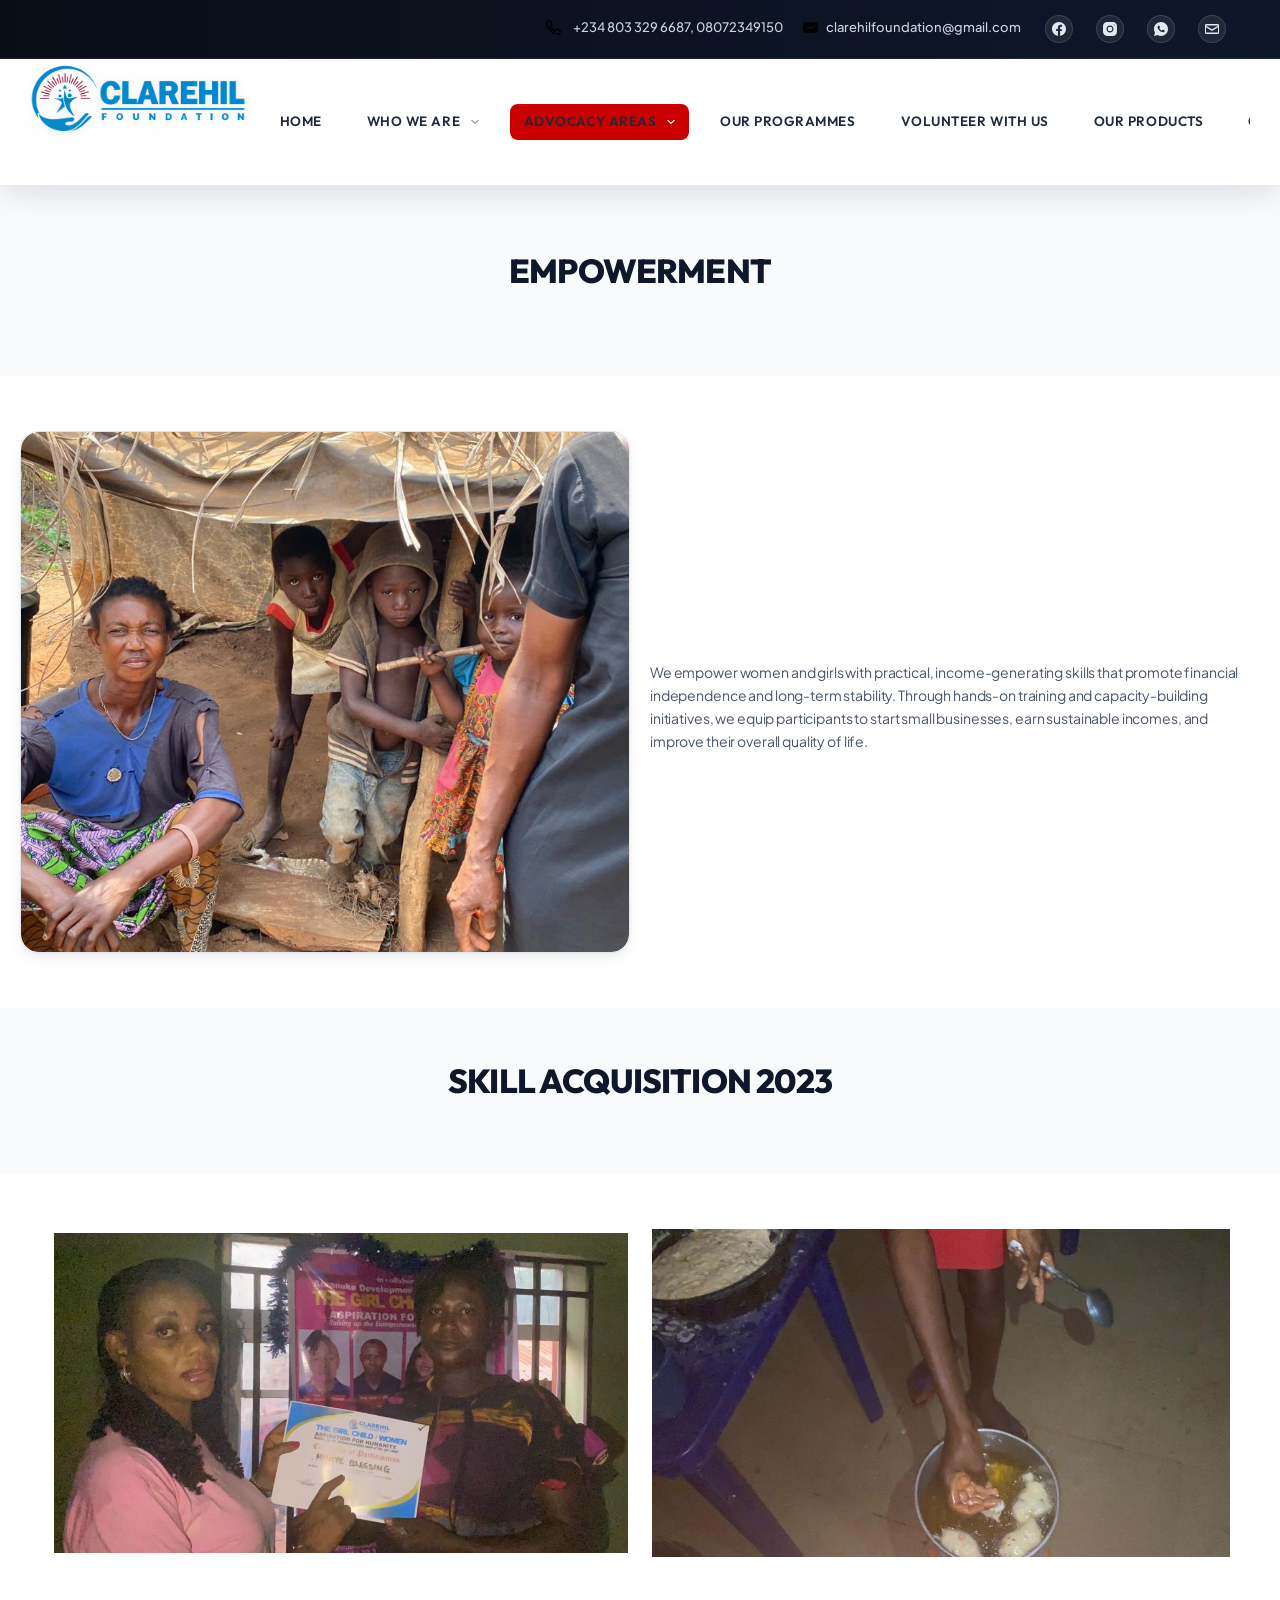
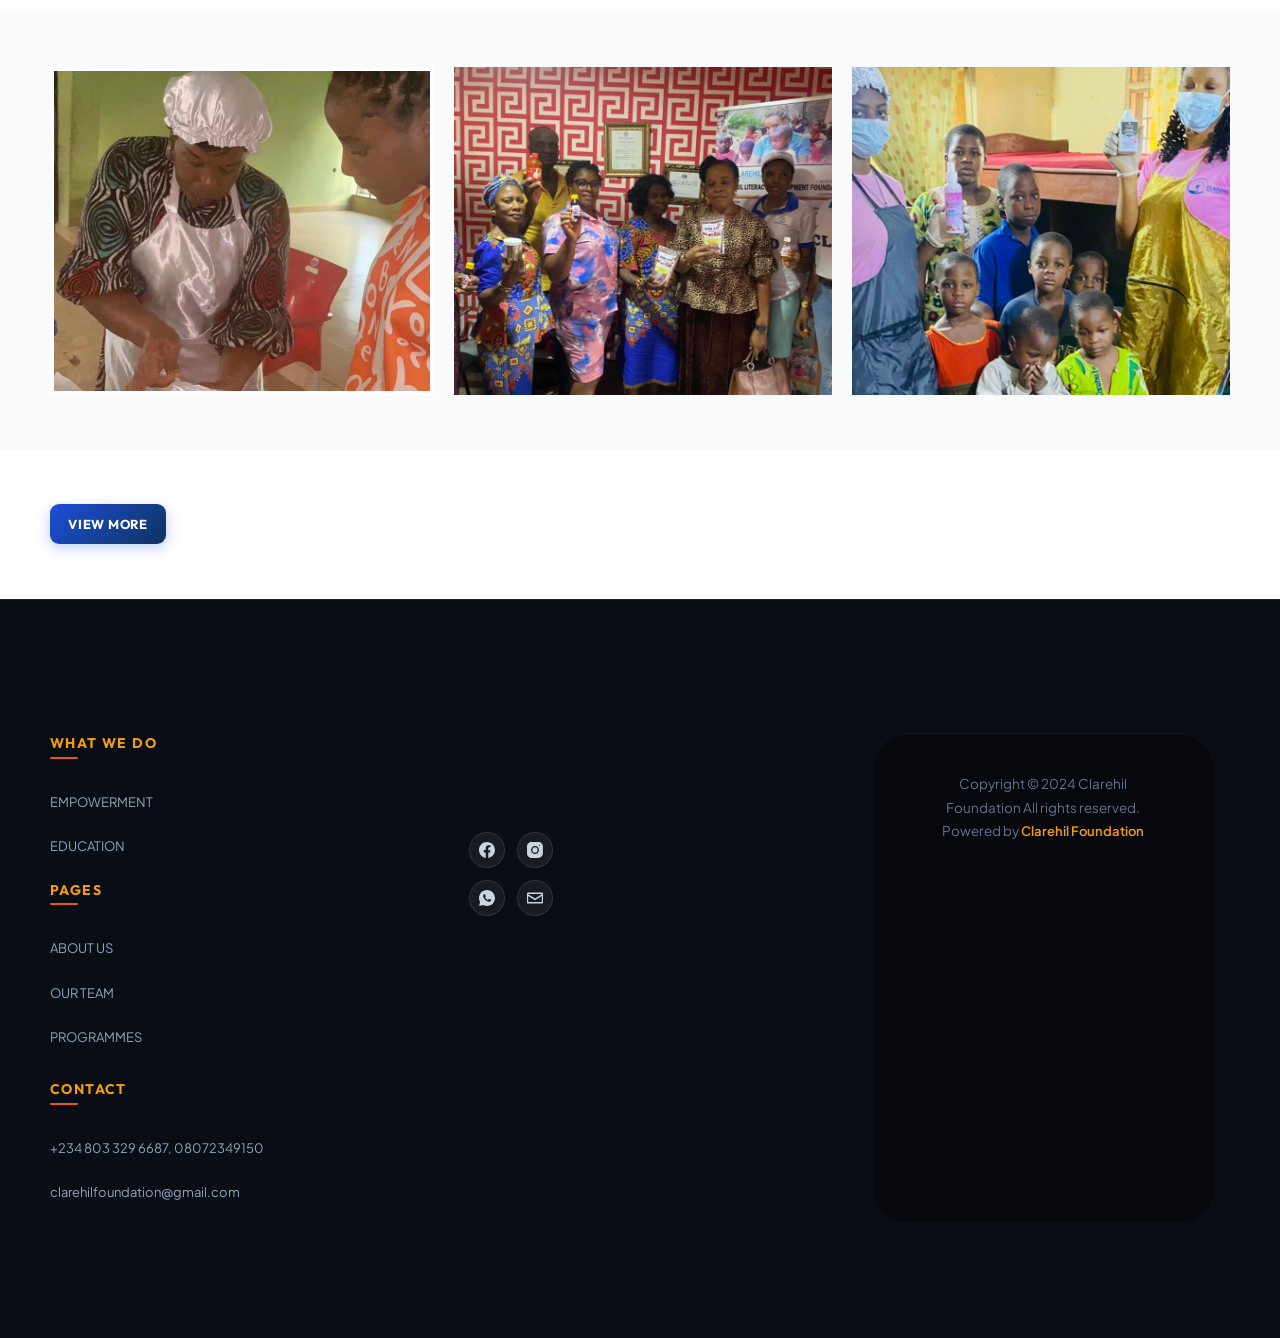
<file: index.html@p=1936.html>
<!DOCTYPE html>

<html lang="en-US">
<head>
<meta charset="utf-8"/>
<meta content="width=device-width, initial-scale=1, maximum-scale=5, viewport-fit=cover" name="viewport"/>
<link href="https://gmpg.org/xfn/11" rel="profile"/>
<title>Empowerment – Clarehil Literacy Development Foundation</title>
<meta content="max-image-preview:large" name="robots"/>
<style id="clarehil-footer-bottom-fix">
/* Footer copyright bar: responsive + centred on laptops / large screens */
footer.ct-footer [data-row="bottom"]{
  box-sizing:border-box;
  width:calc(100% - 32px);
  max-width:1290px;
  margin-left:auto;
  margin-right:auto;
  overflow:hidden;
}
footer.ct-footer [data-row="bottom"] > .ct-container-fluid{
  box-sizing:border-box;
  width:100%;
  max-width:100%;
  margin:0 auto;
  padding:18px 24px;
  display:flex;
  justify-content:center;
  align-items:center;
}
footer.ct-footer [data-row="bottom"] [data-column="copyright"]{
  box-sizing:border-box;
  width:100%;
  max-width:100%;
  display:flex;
  justify-content:center;
  align-items:center;
  text-align:center;
}
footer.ct-footer [data-row="bottom"] .ct-footer-copyright{
  width:100%;
  max-width:100%;
  text-align:center;
}
footer.ct-footer [data-row="bottom"] .ct-footer-copyright p{
  margin:0 auto;
  max-width:100%;
  line-height:1.6;
  overflow-wrap:anywhere;
  text-wrap:balance;
}
@media (max-width:689px){
  footer.ct-footer [data-row="bottom"]{width:calc(100% - 20px);border-radius:25px !important;}
  footer.ct-footer [data-row="bottom"] > .ct-container-fluid{padding:16px 16px;}
}
</style>
<link href="https://fonts.googleapis.com/" rel="dns-prefetch"/>
<link href="feed/index.html" rel="alternate" title="Clarehil Foundation » Feed" type="application/rss+xml">
<link href="comments/feed/index.html" rel="alternate" title="Clarehil Foundation » Comments Feed" type="application/rss+xml"/>
<link href="wp-json/oembed/1.0/embed@url=https%253A%252F%252Fbridge2betterinitiative.org%252Fempowerment%252F" rel="alternate" title="oEmbed (JSON)" type="application/json+oembed"/>
<link href="wp-json/oembed/1.0/embed@url=https%253A%252F%252Fbridge2betterinitiative.org%252Fempowerment%252F&amp;format=xml" rel="alternate" title="oEmbed (XML)" type="text/xml+oembed"/>
<style id="wp-img-auto-sizes-contain-inline-css">
img:is([sizes=auto i],[sizes^="auto," i]){contain-intrinsic-size:3000px 1500px}
/*# sourceURL=wp-img-auto-sizes-contain-inline-css */
</style>
<link href="wp-content/uploads/blocksy/css/global.css@ver=15220.css" id="blocksy-dynamic-global-css" media="all" rel="stylesheet"/>
<style id="global-styles-inline-css">
:root{--wp--preset--aspect-ratio--square: 1;--wp--preset--aspect-ratio--4-3: 4/3;--wp--preset--aspect-ratio--3-4: 3/4;--wp--preset--aspect-ratio--3-2: 3/2;--wp--preset--aspect-ratio--2-3: 2/3;--wp--preset--aspect-ratio--16-9: 16/9;--wp--preset--aspect-ratio--9-16: 9/16;--wp--preset--color--black: #000000;--wp--preset--color--cyan-bluish-gray: #abb8c3;--wp--preset--color--white: #ffffff;--wp--preset--color--pale-pink: #f78da7;--wp--preset--color--vivid-red: #cf2e2e;--wp--preset--color--luminous-vivid-orange: #ff6900;--wp--preset--color--luminous-vivid-amber: #fcb900;--wp--preset--color--light-green-cyan: #7bdcb5;--wp--preset--color--vivid-green-cyan: #00d084;--wp--preset--color--pale-cyan-blue: #8ed1fc;--wp--preset--color--vivid-cyan-blue: #0693e3;--wp--preset--color--vivid-purple: #9b51e0;--wp--preset--color--palette-color-1: var(--theme-palette-color-1, #ca0000);--wp--preset--color--palette-color-2: var(--theme-palette-color-2, #24417C);--wp--preset--color--palette-color-3: var(--theme-palette-color-3, #355575);--wp--preset--color--palette-color-4: var(--theme-palette-color-4, #102136);--wp--preset--color--palette-color-5: var(--theme-palette-color-5, #E7EBEE);--wp--preset--color--palette-color-6: var(--theme-palette-color-6, #F3F5F7);--wp--preset--color--palette-color-7: var(--theme-palette-color-7, #F7FAFD);--wp--preset--color--palette-color-8: var(--theme-palette-color-8, #ffffff);--wp--preset--color--palette-color-9: var(--theme-palette-color-9, #FFE8DA);--wp--preset--gradient--vivid-cyan-blue-to-vivid-purple: linear-gradient(135deg,rgb(6,147,227) 0%,rgb(155,81,224) 100%);--wp--preset--gradient--light-green-cyan-to-vivid-green-cyan: linear-gradient(135deg,rgb(122,220,180) 0%,rgb(0,208,130) 100%);--wp--preset--gradient--luminous-vivid-amber-to-luminous-vivid-orange: linear-gradient(135deg,rgb(252,185,0) 0%,rgb(255,105,0) 100%);--wp--preset--gradient--luminous-vivid-orange-to-vivid-red: linear-gradient(135deg,rgb(255,105,0) 0%,rgb(207,46,46) 100%);--wp--preset--gradient--very-light-gray-to-cyan-bluish-gray: linear-gradient(135deg,rgb(238,238,238) 0%,rgb(169,184,195) 100%);--wp--preset--gradient--cool-to-warm-spectrum: linear-gradient(135deg,rgb(74,234,220) 0%,rgb(151,120,209) 20%,rgb(207,42,186) 40%,rgb(238,44,130) 60%,rgb(251,105,98) 80%,rgb(254,248,76) 100%);--wp--preset--gradient--blush-light-purple: linear-gradient(135deg,rgb(255,206,236) 0%,rgb(152,150,240) 100%);--wp--preset--gradient--blush-bordeaux: linear-gradient(135deg,rgb(254,205,165) 0%,rgb(254,45,45) 50%,rgb(107,0,62) 100%);--wp--preset--gradient--luminous-dusk: linear-gradient(135deg,rgb(255,203,112) 0%,rgb(199,81,192) 50%,rgb(65,88,208) 100%);--wp--preset--gradient--pale-ocean: linear-gradient(135deg,rgb(255,245,203) 0%,rgb(182,227,212) 50%,rgb(51,167,181) 100%);--wp--preset--gradient--electric-grass: linear-gradient(135deg,rgb(202,248,128) 0%,rgb(113,206,126) 100%);--wp--preset--gradient--midnight: linear-gradient(135deg,rgb(2,3,129) 0%,rgb(40,116,252) 100%);--wp--preset--gradient--juicy-peach: linear-gradient(to right, #ffecd2 0%, #fcb69f 100%);--wp--preset--gradient--young-passion: linear-gradient(to right, #ff8177 0%, #ff867a 0%, #ff8c7f 21%, #f99185 52%, #cf556c 78%, #b12a5b 100%);--wp--preset--gradient--true-sunset: linear-gradient(to right, #fa709a 0%, #fee140 100%);--wp--preset--gradient--morpheus-den: linear-gradient(to top, #30cfd0 0%, #330867 100%);--wp--preset--gradient--plum-plate: linear-gradient(135deg, #667eea 0%, #764ba2 100%);--wp--preset--gradient--aqua-splash: linear-gradient(15deg, #13547a 0%, #80d0c7 100%);--wp--preset--gradient--love-kiss: linear-gradient(to top, #ff0844 0%, #ffb199 100%);--wp--preset--gradient--new-retrowave: linear-gradient(to top, #3b41c5 0%, #a981bb 49%, #ffc8a9 100%);--wp--preset--gradient--plum-bath: linear-gradient(to top, #cc208e 0%, #6713d2 100%);--wp--preset--gradient--high-flight: linear-gradient(to right, #0acffe 0%, #495aff 100%);--wp--preset--gradient--teen-party: linear-gradient(-225deg, #FF057C 0%, #8D0B93 50%, #321575 100%);--wp--preset--gradient--fabled-sunset: linear-gradient(-225deg, #231557 0%, #44107A 29%, #FF1361 67%, #FFF800 100%);--wp--preset--gradient--arielle-smile: radial-gradient(circle 248px at center, #16d9e3 0%, #30c7ec 47%, #46aef7 100%);--wp--preset--gradient--itmeo-branding: linear-gradient(180deg, #2af598 0%, #009efd 100%);--wp--preset--gradient--deep-blue: linear-gradient(to right, #6a11cb 0%, #2575fc 100%);--wp--preset--gradient--strong-bliss: linear-gradient(to right, #f78ca0 0%, #f9748f 19%, #fd868c 60%, #fe9a8b 100%);--wp--preset--gradient--sweet-period: linear-gradient(to top, #3f51b1 0%, #5a55ae 13%, #7b5fac 25%, #8f6aae 38%, #a86aa4 50%, #cc6b8e 62%, #f18271 75%, #f3a469 87%, #f7c978 100%);--wp--preset--gradient--purple-division: linear-gradient(to top, #7028e4 0%, #e5b2ca 100%);--wp--preset--gradient--cold-evening: linear-gradient(to top, #0c3483 0%, #a2b6df 100%, #6b8cce 100%, #a2b6df 100%);--wp--preset--gradient--mountain-rock: linear-gradient(to right, #868f96 0%, #596164 100%);--wp--preset--gradient--desert-hump: linear-gradient(to top, #c79081 0%, #dfa579 100%);--wp--preset--gradient--ethernal-constance: linear-gradient(to top, #09203f 0%, #537895 100%);--wp--preset--gradient--happy-memories: linear-gradient(-60deg, #ff5858 0%, #f09819 100%);--wp--preset--gradient--grown-early: linear-gradient(to top, #0ba360 0%, #3cba92 100%);--wp--preset--gradient--morning-salad: linear-gradient(-225deg, #B7F8DB 0%, #50A7C2 100%);--wp--preset--gradient--night-call: linear-gradient(-225deg, #AC32E4 0%, #7918F2 48%, #4801FF 100%);--wp--preset--gradient--mind-crawl: linear-gradient(-225deg, #473B7B 0%, #3584A7 51%, #30D2BE 100%);--wp--preset--gradient--angel-care: linear-gradient(-225deg, #FFE29F 0%, #FFA99F 48%, #FF719A 100%);--wp--preset--gradient--juicy-cake: linear-gradient(to top, #e14fad 0%, #f9d423 100%);--wp--preset--gradient--rich-metal: linear-gradient(to right, #d7d2cc 0%, #304352 100%);--wp--preset--gradient--mole-hall: linear-gradient(-20deg, #616161 0%, #9bc5c3 100%);--wp--preset--gradient--cloudy-knoxville: linear-gradient(120deg, #fdfbfb 0%, #ebedee 100%);--wp--preset--gradient--soft-grass: linear-gradient(to top, #c1dfc4 0%, #deecdd 100%);--wp--preset--gradient--saint-petersburg: linear-gradient(135deg, #f5f7fa 0%, #c3cfe2 100%);--wp--preset--gradient--everlasting-sky: linear-gradient(135deg, #fdfcfb 0%, #e2d1c3 100%);--wp--preset--gradient--kind-steel: linear-gradient(-20deg, #e9defa 0%, #fbfcdb 100%);--wp--preset--gradient--over-sun: linear-gradient(60deg, #abecd6 0%, #fbed96 100%);--wp--preset--gradient--premium-white: linear-gradient(to top, #d5d4d0 0%, #d5d4d0 1%, #eeeeec 31%, #efeeec 75%, #e9e9e7 100%);--wp--preset--gradient--clean-mirror: linear-gradient(45deg, #93a5cf 0%, #e4efe9 100%);--wp--preset--gradient--wild-apple: linear-gradient(to top, #d299c2 0%, #fef9d7 100%);--wp--preset--gradient--snow-again: linear-gradient(to top, #e6e9f0 0%, #eef1f5 100%);--wp--preset--gradient--confident-cloud: linear-gradient(to top, #dad4ec 0%, #dad4ec 1%, #f3e7e9 100%);--wp--preset--gradient--glass-water: linear-gradient(to top, #dfe9f3 0%, white 100%);--wp--preset--gradient--perfect-white: linear-gradient(-225deg, #E3FDF5 0%, #FFE6FA 100%);--wp--preset--font-size--small: 13px;--wp--preset--font-size--medium: 20px;--wp--preset--font-size--large: clamp(22px, 1.375rem + ((1vw - 3.2px) * 0.625), 30px);--wp--preset--font-size--x-large: clamp(30px, 1.875rem + ((1vw - 3.2px) * 1.563), 50px);--wp--preset--font-size--xx-large: clamp(45px, 2.813rem + ((1vw - 3.2px) * 2.734), 80px);--wp--preset--spacing--20: 0.44rem;--wp--preset--spacing--30: 0.67rem;--wp--preset--spacing--40: 1rem;--wp--preset--spacing--50: 1.5rem;--wp--preset--spacing--60: 2.25rem;--wp--preset--spacing--70: 3.38rem;--wp--preset--spacing--80: 5.06rem;--wp--preset--shadow--natural: 6px 6px 9px rgba(0, 0, 0, 0.2);--wp--preset--shadow--deep: 12px 12px 50px rgba(0, 0, 0, 0.4);--wp--preset--shadow--sharp: 6px 6px 0px rgba(0, 0, 0, 0.2);--wp--preset--shadow--outlined: 6px 6px 0px -3px rgb(255, 255, 255), 6px 6px rgb(0, 0, 0);--wp--preset--shadow--crisp: 6px 6px 0px rgb(0, 0, 0);}.wp-block-button{--wp--preset--dimension--25: 25%;--wp--preset--dimension--50: 50%;--wp--preset--dimension--75: 75%;--wp--preset--dimension--100: 100%;}:root { --wp--style--global--content-size: var(--theme-block-max-width);--wp--style--global--wide-size: var(--theme-block-wide-max-width); }:where(body) { margin: 0; }.wp-site-blocks > .alignleft { float: left; margin-right: 2em; }.wp-site-blocks > .alignright { float: right; margin-left: 2em; }.wp-site-blocks > .aligncenter { justify-content: center; margin-left: auto; margin-right: auto; }:where(.wp-site-blocks) > * { margin-block-start: var(--theme-content-spacing); margin-block-end: 0; }:where(.wp-site-blocks) > :first-child { margin-block-start: 0; }:where(.wp-site-blocks) > :last-child { margin-block-end: 0; }:root { --wp--style--block-gap: var(--theme-content-spacing); }:root :where(.is-layout-flow) > :first-child{margin-block-start: 0;}:root :where(.is-layout-flow) > :last-child{margin-block-end: 0;}:root :where(.is-layout-flow) > *{margin-block-start: var(--theme-content-spacing);margin-block-end: 0;}:root :where(.is-layout-constrained) > :first-child{margin-block-start: 0;}:root :where(.is-layout-constrained) > :last-child{margin-block-end: 0;}:root :where(.is-layout-constrained) > *{margin-block-start: var(--theme-content-spacing);margin-block-end: 0;}:root :where(.is-layout-flex){gap: var(--theme-content-spacing);}:root :where(.is-layout-grid){gap: var(--theme-content-spacing);}.is-layout-flow > .alignleft{float: left;margin-inline-start: 0;margin-inline-end: 2em;}.is-layout-flow > .alignright{float: right;margin-inline-start: 2em;margin-inline-end: 0;}.is-layout-flow > .aligncenter{margin-left: auto !important;margin-right: auto !important;}.is-layout-constrained > .alignleft{float: left;margin-inline-start: 0;margin-inline-end: 2em;}.is-layout-constrained > .alignright{float: right;margin-inline-start: 2em;margin-inline-end: 0;}.is-layout-constrained > .aligncenter{margin-left: auto !important;margin-right: auto !important;}.is-layout-constrained > :where(:not(.alignleft):not(.alignright):not(.alignfull)){max-width: var(--wp--style--global--content-size);margin-left: auto !important;margin-right: auto !important;}.is-layout-constrained > .alignwide{max-width: var(--wp--style--global--wide-size);}body .is-layout-flex{display: flex;}.is-layout-flex{flex-wrap: wrap;align-items: center;}.is-layout-flex > :is(*, div){margin: 0;}body .is-layout-grid{display: grid;}.is-layout-grid > :is(*, div){margin: 0;}body{padding-top: 0px;padding-right: 0px;padding-bottom: 0px;padding-left: 0px;}:root :where(.wp-element-button, .wp-block-button__link){font-style: inherit;font-weight: inherit;letter-spacing: inherit;text-transform: inherit;}.has-black-color{color: var(--wp--preset--color--black) !important;}.has-cyan-bluish-gray-color{color: var(--wp--preset--color--cyan-bluish-gray) !important;}.has-white-color{color: var(--wp--preset--color--white) !important;}.has-pale-pink-color{color: var(--wp--preset--color--pale-pink) !important;}.has-vivid-red-color{color: var(--wp--preset--color--vivid-red) !important;}.has-luminous-vivid-orange-color{color: var(--wp--preset--color--luminous-vivid-orange) !important;}.has-luminous-vivid-amber-color{color: var(--wp--preset--color--luminous-vivid-amber) !important;}.has-light-green-cyan-color{color: var(--wp--preset--color--light-green-cyan) !important;}.has-vivid-green-cyan-color{color: var(--wp--preset--color--vivid-green-cyan) !important;}.has-pale-cyan-blue-color{color: var(--wp--preset--color--pale-cyan-blue) !important;}.has-vivid-cyan-blue-color{color: var(--wp--preset--color--vivid-cyan-blue) !important;}.has-vivid-purple-color{color: var(--wp--preset--color--vivid-purple) !important;}.has-palette-color-1-color{color: var(--wp--preset--color--palette-color-1) !important;}.has-palette-color-2-color{color: var(--wp--preset--color--palette-color-2) !important;}.has-palette-color-3-color{color: var(--wp--preset--color--palette-color-3) !important;}.has-palette-color-4-color{color: var(--wp--preset--color--palette-color-4) !important;}.has-palette-color-5-color{color: var(--wp--preset--color--palette-color-5) !important;}.has-palette-color-6-color{color: var(--wp--preset--color--palette-color-6) !important;}.has-palette-color-7-color{color: var(--wp--preset--color--palette-color-7) !important;}.has-palette-color-8-color{color: var(--wp--preset--color--palette-color-8) !important;}.has-palette-color-9-color{color: var(--wp--preset--color--palette-color-9) !important;}.has-black-background-color{background-color: var(--wp--preset--color--black) !important;}.has-cyan-bluish-gray-background-color{background-color: var(--wp--preset--color--cyan-bluish-gray) !important;}.has-white-background-color{background-color: var(--wp--preset--color--white) !important;}.has-pale-pink-background-color{background-color: var(--wp--preset--color--pale-pink) !important;}.has-vivid-red-background-color{background-color: var(--wp--preset--color--vivid-red) !important;}.has-luminous-vivid-orange-background-color{background-color: var(--wp--preset--color--luminous-vivid-orange) !important;}.has-luminous-vivid-amber-background-color{background-color: var(--wp--preset--color--luminous-vivid-amber) !important;}.has-light-green-cyan-background-color{background-color: var(--wp--preset--color--light-green-cyan) !important;}.has-vivid-green-cyan-background-color{background-color: var(--wp--preset--color--vivid-green-cyan) !important;}.has-pale-cyan-blue-background-color{background-color: var(--wp--preset--color--pale-cyan-blue) !important;}.has-vivid-cyan-blue-background-color{background-color: var(--wp--preset--color--vivid-cyan-blue) !important;}.has-vivid-purple-background-color{background-color: var(--wp--preset--color--vivid-purple) !important;}.has-palette-color-1-background-color{background-color: var(--wp--preset--color--palette-color-1) !important;}.has-palette-color-2-background-color{background-color: var(--wp--preset--color--palette-color-2) !important;}.has-palette-color-3-background-color{background-color: var(--wp--preset--color--palette-color-3) !important;}.has-palette-color-4-background-color{background-color: var(--wp--preset--color--palette-color-4) !important;}.has-palette-color-5-background-color{background-color: var(--wp--preset--color--palette-color-5) !important;}.has-palette-color-6-background-color{background-color: var(--wp--preset--color--palette-color-6) !important;}.has-palette-color-7-background-color{background-color: var(--wp--preset--color--palette-color-7) !important;}.has-palette-color-8-background-color{background-color: var(--wp--preset--color--palette-color-8) !important;}.has-palette-color-9-background-color{background-color: var(--wp--preset--color--palette-color-9) !important;}.has-black-border-color{border-color: var(--wp--preset--color--black) !important;}.has-cyan-bluish-gray-border-color{border-color: var(--wp--preset--color--cyan-bluish-gray) !important;}.has-white-border-color{border-color: var(--wp--preset--color--white) !important;}.has-pale-pink-border-color{border-color: var(--wp--preset--color--pale-pink) !important;}.has-vivid-red-border-color{border-color: var(--wp--preset--color--vivid-red) !important;}.has-luminous-vivid-orange-border-color{border-color: var(--wp--preset--color--luminous-vivid-orange) !important;}.has-luminous-vivid-amber-border-color{border-color: var(--wp--preset--color--luminous-vivid-amber) !important;}.has-light-green-cyan-border-color{border-color: var(--wp--preset--color--light-green-cyan) !important;}.has-vivid-green-cyan-border-color{border-color: var(--wp--preset--color--vivid-green-cyan) !important;}.has-pale-cyan-blue-border-color{border-color: var(--wp--preset--color--pale-cyan-blue) !important;}.has-vivid-cyan-blue-border-color{border-color: var(--wp--preset--color--vivid-cyan-blue) !important;}.has-vivid-purple-border-color{border-color: var(--wp--preset--color--vivid-purple) !important;}.has-palette-color-1-border-color{border-color: var(--wp--preset--color--palette-color-1) !important;}.has-palette-color-2-border-color{border-color: var(--wp--preset--color--palette-color-2) !important;}.has-palette-color-3-border-color{border-color: var(--wp--preset--color--palette-color-3) !important;}.has-palette-color-4-border-color{border-color: var(--wp--preset--color--palette-color-4) !important;}.has-palette-color-5-border-color{border-color: var(--wp--preset--color--palette-color-5) !important;}.has-palette-color-6-border-color{border-color: var(--wp--preset--color--palette-color-6) !important;}.has-palette-color-7-border-color{border-color: var(--wp--preset--color--palette-color-7) !important;}.has-palette-color-8-border-color{border-color: var(--wp--preset--color--palette-color-8) !important;}.has-palette-color-9-border-color{border-color: var(--wp--preset--color--palette-color-9) !important;}.has-vivid-cyan-blue-to-vivid-purple-gradient-background{background: var(--wp--preset--gradient--vivid-cyan-blue-to-vivid-purple) !important;}.has-light-green-cyan-to-vivid-green-cyan-gradient-background{background: var(--wp--preset--gradient--light-green-cyan-to-vivid-green-cyan) !important;}.has-luminous-vivid-amber-to-luminous-vivid-orange-gradient-background{background: var(--wp--preset--gradient--luminous-vivid-amber-to-luminous-vivid-orange) !important;}.has-luminous-vivid-orange-to-vivid-red-gradient-background{background: var(--wp--preset--gradient--luminous-vivid-orange-to-vivid-red) !important;}.has-very-light-gray-to-cyan-bluish-gray-gradient-background{background: var(--wp--preset--gradient--very-light-gray-to-cyan-bluish-gray) !important;}.has-cool-to-warm-spectrum-gradient-background{background: var(--wp--preset--gradient--cool-to-warm-spectrum) !important;}.has-blush-light-purple-gradient-background{background: var(--wp--preset--gradient--blush-light-purple) !important;}.has-blush-bordeaux-gradient-background{background: var(--wp--preset--gradient--blush-bordeaux) !important;}.has-luminous-dusk-gradient-background{background: var(--wp--preset--gradient--luminous-dusk) !important;}.has-pale-ocean-gradient-background{background: var(--wp--preset--gradient--pale-ocean) !important;}.has-electric-grass-gradient-background{background: var(--wp--preset--gradient--electric-grass) !important;}.has-midnight-gradient-background{background: var(--wp--preset--gradient--midnight) !important;}.has-juicy-peach-gradient-background{background: var(--wp--preset--gradient--juicy-peach) !important;}.has-young-passion-gradient-background{background: var(--wp--preset--gradient--young-passion) !important;}.has-true-sunset-gradient-background{background: var(--wp--preset--gradient--true-sunset) !important;}.has-morpheus-den-gradient-background{background: var(--wp--preset--gradient--morpheus-den) !important;}.has-plum-plate-gradient-background{background: var(--wp--preset--gradient--plum-plate) !important;}.has-aqua-splash-gradient-background{background: var(--wp--preset--gradient--aqua-splash) !important;}.has-love-kiss-gradient-background{background: var(--wp--preset--gradient--love-kiss) !important;}.has-new-retrowave-gradient-background{background: var(--wp--preset--gradient--new-retrowave) !important;}.has-plum-bath-gradient-background{background: var(--wp--preset--gradient--plum-bath) !important;}.has-high-flight-gradient-background{background: var(--wp--preset--gradient--high-flight) !important;}.has-teen-party-gradient-background{background: var(--wp--preset--gradient--teen-party) !important;}.has-fabled-sunset-gradient-background{background: var(--wp--preset--gradient--fabled-sunset) !important;}.has-arielle-smile-gradient-background{background: var(--wp--preset--gradient--arielle-smile) !important;}.has-itmeo-branding-gradient-background{background: var(--wp--preset--gradient--itmeo-branding) !important;}.has-deep-blue-gradient-background{background: var(--wp--preset--gradient--deep-blue) !important;}.has-strong-bliss-gradient-background{background: var(--wp--preset--gradient--strong-bliss) !important;}.has-sweet-period-gradient-background{background: var(--wp--preset--gradient--sweet-period) !important;}.has-purple-division-gradient-background{background: var(--wp--preset--gradient--purple-division) !important;}.has-cold-evening-gradient-background{background: var(--wp--preset--gradient--cold-evening) !important;}.has-mountain-rock-gradient-background{background: var(--wp--preset--gradient--mountain-rock) !important;}.has-desert-hump-gradient-background{background: var(--wp--preset--gradient--desert-hump) !important;}.has-ethernal-constance-gradient-background{background: var(--wp--preset--gradient--ethernal-constance) !important;}.has-happy-memories-gradient-background{background: var(--wp--preset--gradient--happy-memories) !important;}.has-grown-early-gradient-background{background: var(--wp--preset--gradient--grown-early) !important;}.has-morning-salad-gradient-background{background: var(--wp--preset--gradient--morning-salad) !important;}.has-night-call-gradient-background{background: var(--wp--preset--gradient--night-call) !important;}.has-mind-crawl-gradient-background{background: var(--wp--preset--gradient--mind-crawl) !important;}.has-angel-care-gradient-background{background: var(--wp--preset--gradient--angel-care) !important;}.has-juicy-cake-gradient-background{background: var(--wp--preset--gradient--juicy-cake) !important;}.has-rich-metal-gradient-background{background: var(--wp--preset--gradient--rich-metal) !important;}.has-mole-hall-gradient-background{background: var(--wp--preset--gradient--mole-hall) !important;}.has-cloudy-knoxville-gradient-background{background: var(--wp--preset--gradient--cloudy-knoxville) !important;}.has-soft-grass-gradient-background{background: var(--wp--preset--gradient--soft-grass) !important;}.has-saint-petersburg-gradient-background{background: var(--wp--preset--gradient--saint-petersburg) !important;}.has-everlasting-sky-gradient-background{background: var(--wp--preset--gradient--everlasting-sky) !important;}.has-kind-steel-gradient-background{background: var(--wp--preset--gradient--kind-steel) !important;}.has-over-sun-gradient-background{background: var(--wp--preset--gradient--over-sun) !important;}.has-premium-white-gradient-background{background: var(--wp--preset--gradient--premium-white) !important;}.has-clean-mirror-gradient-background{background: var(--wp--preset--gradient--clean-mirror) !important;}.has-wild-apple-gradient-background{background: var(--wp--preset--gradient--wild-apple) !important;}.has-snow-again-gradient-background{background: var(--wp--preset--gradient--snow-again) !important;}.has-confident-cloud-gradient-background{background: var(--wp--preset--gradient--confident-cloud) !important;}.has-glass-water-gradient-background{background: var(--wp--preset--gradient--glass-water) !important;}.has-perfect-white-gradient-background{background: var(--wp--preset--gradient--perfect-white) !important;}.has-small-font-size{font-size: var(--wp--preset--font-size--small) !important;}.has-medium-font-size{font-size: var(--wp--preset--font-size--medium) !important;}.has-large-font-size{font-size: var(--wp--preset--font-size--large) !important;}.has-x-large-font-size{font-size: var(--wp--preset--font-size--x-large) !important;}.has-xx-large-font-size{font-size: var(--wp--preset--font-size--xx-large) !important;}
/*# sourceURL=global-styles-inline-css */
</style>
<link href="wp-content/plugins/contact-form-7/includes/css/styles.css@ver=6.0.2.css" id="contact-form-7-css" media="all" rel="stylesheet"/>
<link href="wp-content/plugins/ht-mega-for-elementor/assets/css/htbbootstrap.css@ver=2.7.7.css" id="htbbootstrap-css" media="all" rel="stylesheet"/>
<link href="wp-content/plugins/elementor/assets/lib/font-awesome/css/font-awesome.min.css@ver=4.7.0.css" id="font-awesome-css" media="all" rel="stylesheet"/>
<link href="wp-content/plugins/ht-mega-for-elementor/assets/css/animation.css@ver=2.7.7.css" id="htmega-animation-css" media="all" rel="stylesheet"/>
<link href="wp-content/plugins/ht-mega-for-elementor/assets/css/htmega-keyframes.css@ver=2.7.7.css" id="htmega-keyframes-css" media="all" rel="stylesheet"/>
<link href="wp-content/plugins/ht-mega-for-elementor/assets/css/htmega-global-style.min.css@ver=2.7.7.css" id="htmega-global-style-min-css" media="all" rel="stylesheet"/>
<link href="wp-content/themes/blocksy/style.css@ver=7.1.css" id="parent-style-css" media="all" rel="stylesheet"/>
<link href="https://fonts.googleapis.com/css2?family=Raleway:wght@400;500;600;700&amp;family=Montserrat:wght@600&amp;family=Montserrat%20Alternates:wght@700&amp;family=Noto%20Sans%20Arabic:wght@700&amp;display=swap" id="blocksy-fonts-font-source-google-css" media="all" rel="stylesheet"/>
<link href="wp-content/themes/blocksy/static/bundle/main.min.css@ver=2.0.83.css" id="ct-main-styles-css" media="all" rel="stylesheet"/>
<link href="wp-content/themes/blocksy/static/bundle/elementor-frontend.min.css@ver=2.0.83.css" id="ct-elementor-styles-css" media="all" rel="stylesheet"/>
<link href="wp-content/themes/blocksy/static/bundle/cf-7.min.css@ver=2.0.83.css" id="ct-cf-7-styles-css" media="all" rel="stylesheet"/>
<link href="wp-content/themes/blocksy/static/bundle/wpforms.min.css@ver=2.0.83.css" id="ct-wpforms-styles-css" media="all" rel="stylesheet"/>
<link href="wp-content/plugins/elementor/assets/css/frontend.min.css@ver=3.26.3.css" id="elementor-frontend-css" media="all" rel="stylesheet"/>
<link href="wp-content/uploads/elementor/css/post-1476.css@ver=1749652223.css" id="elementor-post-1476-css" media="all" rel="stylesheet"/>
<link href="wp-content/plugins/elementor/assets/css/widget-heading.min.css@ver=3.26.3.css" id="widget-heading-css" media="all" rel="stylesheet"/>
<link href="wp-content/plugins/elementor/assets/css/widget-image.min.css@ver=3.26.3.css" id="widget-image-css" media="all" rel="stylesheet"/>
<link href="wp-content/plugins/elementor/assets/css/widget-spacer.min.css@ver=3.26.3.css" id="widget-spacer-css" media="all" rel="stylesheet"/>
<link href="wp-content/plugins/elementor/assets/css/widget-text-editor.min.css@ver=3.26.3.css" id="widget-text-editor-css" media="all" rel="stylesheet"/>
<link href="wp-content/uploads/elementor/css/post-1936.css@ver=1778731080.css" id="elementor-post-1936-css" media="all" rel="stylesheet"/>
<link href="wp-content/plugins/essential-addons-for-elementor-lite/assets/front-end/css/view/general.min.css@ver=6.1.0.css" id="eael-general-css" media="all" rel="stylesheet"/>
<link href="wp-content/plugins/bdthemes-prime-slider-lite/assets/css/bdt-uikit.css@ver=3.21.7.css" id="bdt-uikit-css" media="all" rel="stylesheet"/>
<link href="wp-content/plugins/bdthemes-prime-slider-lite/assets/css/prime-slider-site.css@ver=3.16.5.css" id="prime-slider-site-css" media="all" rel="stylesheet"/>
<link href="https://fonts.googleapis.com/css?family=Montserrat:100,100italic,200,200italic,300,300italic,400,400italic,500,500italic,600,600italic,700,700italic,800,800italic,900,900italic%7CRaleway:100,100italic,200,200italic,300,300italic,400,400italic,500,500italic,600,600italic,700,700italic,800,800italic,900,900italic&amp;display=auto&amp;ver=7.1" id="google-fonts-1-css" media="all" rel="stylesheet"/>
<link crossorigin="" href="https://fonts.gstatic.com/" rel="preconnect"/><!--n2css--><!--n2js--><script id="jquery-core-js" src="wp-includes/js/jquery/jquery.min.js@ver=3.7.1"></script>
<script id="jquery-migrate-js" src="wp-includes/js/jquery/jquery-migrate.min.js@ver=3.4.1"></script>
<script id="bdt-uikit-js" src="wp-content/plugins/bdthemes-prime-slider-lite/assets/js/bdt-uikit.min.js@ver=3.21.7"></script>
<link href="wp-json/index.html" rel="https://api.w.org/"/><link href="wp-json/wp/v2/pages/1936" rel="alternate" title="JSON" type="application/json"><link href="https://bridge2betterinitiative.org/xmlrpc.php?rsd" rel="EditURI" title="RSD" type="application/rsd+xml"/>
<meta content="WordPress 7.1" name="generator"/>
<link href="index.html@p=1936.html" rel="canonical"/>
<link href="index.html@p=1936.html" rel="shortlink"/>
<meta content="1.4.9" name="cdp-version"><noscript><link href="wp-content/themes/blocksy/static/bundle/no-scripts.min.css" rel="stylesheet" type="text/css"/></noscript>
<meta content="Elementor 3.26.3; features: e_font_icon_svg, additional_custom_breakpoints; settings: css_print_method-external, google_font-enabled, font_display-auto" name="generator">
<style>
				.e-con.e-parent:nth-of-type(n+4):not(.e-lazyloaded):not(.e-no-lazyload),
				.e-con.e-parent:nth-of-type(n+4):not(.e-lazyloaded):not(.e-no-lazyload) * {
					background-image: none !important;
				}
				@media screen and (max-height: 1024px) {
					.e-con.e-parent:nth-of-type(n+3):not(.e-lazyloaded):not(.e-no-lazyload),
					.e-con.e-parent:nth-of-type(n+3):not(.e-lazyloaded):not(.e-no-lazyload) * {
						background-image: none !important;
					}
				}
				@media screen and (max-height: 640px) {
					.e-con.e-parent:nth-of-type(n+2):not(.e-lazyloaded):not(.e-no-lazyload),
					.e-con.e-parent:nth-of-type(n+2):not(.e-lazyloaded):not(.e-no-lazyload) * {
						background-image: none !important;
					}
				}
			</style>
<link href="logo.png" rel="icon" sizes="32x32"/>
<link href="logo.png" rel="icon" sizes="192x192">
<link href="logo.png" rel="apple-touch-icon"/>
<meta content="logo.png" name="msapplication-TileImage"/>
<style id="wp-custom-css">
.ct-service-card:hover .elementor-widget-icon svg {
	fill: var(--theme-palette-color-8) !important;
}
.ct-service-card:hover h3,
.ct-service-card:hover .e-con-inner > .elementor-widget-text-editor p {
	color: var(--theme-palette-color-8)
}
.wpforms-field-label {
    color: #ffff; /* Changes the label text color to white */
}

.wpforms-confirmation-container {
    color: #0000; /* Changes the text color inside the confirmation message to white */
}
.wpforms-confirmation-container {
    margin-top: 20px; /* Adjusts the container to move down by 20px */
  
}
#block-114 {
    font-weight: bold; /* Makes the font weight bold */
    /* Or you can use a specific weight like 700 */
    /* font-weight: 700; */
}
#wpforms-submit-4389 {
   padding: 5px 10px;
   width: 120px;
   height: 40px;
   font-size: 16px;
   border-radius:  3px !important; 
   box-sizing: border-box;
}

	#wpforms-4389-field_2-container {
    margin-top: -10px; /* Move the element up by 10px */
    position: relative; /* Allows you to use the top property */
    top: -10px; /* Another option to move the element up */
}
input#wpforms-4389-field_2 {
    width: 100%; /* Make input field responsive */
    padding: 10px; /* Add padding for better appearance */
    border: 2px solid #ccc; /* Default border */
    border-radius: 5px; /* Rounded corners */
    font-size: 16px; /* Adjust font size */
    color: #333; /* Text color */
    background-color: #f9f9f9; /* Light background color */
    box-shadow: inset 0 1px 3px rgba(0, 0, 0, 0.1); /* Subtle shadow inside the input */
    transition: border-color 0.3s ease; /* Smooth transition for hover or focus */
}
.wpforms-container .wpforms-field-checkbox li::marker {
    content: ''; /* Removes the marker */
    display: none; /* Ensures it doesn't take up space */
}

.wpforms-container .wpforms-field-checkbox {
    list-style: none; /* Disables list-style for the entire checkbox group */
    padding-left: 0; /* Removes any extra padding on the left */
}




	
 
</style>
<style id="wpforms-css-vars-root">
				:root {
					--wpforms-field-border-radius: 3px;
--wpforms-field-border-style: solid;
--wpforms-field-border-size: 1px;
--wpforms-field-background-color: #ffffff;
--wpforms-field-border-color: rgba( 0, 0, 0, 0.25 );
--wpforms-field-border-color-spare: rgba( 0, 0, 0, 0.25 );
--wpforms-field-text-color: rgba( 0, 0, 0, 0.7 );
--wpforms-field-menu-color: #ffffff;
--wpforms-label-color: rgba( 0, 0, 0, 0.85 );
--wpforms-label-sublabel-color: rgba( 0, 0, 0, 0.55 );
--wpforms-label-error-color: #d63637;
--wpforms-button-border-radius: 3px;
--wpforms-button-border-style: none;
--wpforms-button-border-size: 1px;
--wpforms-button-background-color: #066aab;
--wpforms-button-border-color: #066aab;
--wpforms-button-text-color: #ffffff;
--wpforms-page-break-color: #066aab;
--wpforms-background-image: none;
--wpforms-background-position: center center;
--wpforms-background-repeat: no-repeat;
--wpforms-background-size: cover;
--wpforms-background-width: 100px;
--wpforms-background-height: 100px;
--wpforms-background-color: rgba( 0, 0, 0, 0 );
--wpforms-background-url: none;
--wpforms-container-padding: 0px;
--wpforms-container-border-style: none;
--wpforms-container-border-width: 1px;
--wpforms-container-border-color: #000000;
--wpforms-container-border-radius: 3px;
--wpforms-field-size-input-height: 43px;
--wpforms-field-size-input-spacing: 15px;
--wpforms-field-size-font-size: 16px;
--wpforms-field-size-line-height: 19px;
--wpforms-field-size-padding-h: 14px;
--wpforms-field-size-checkbox-size: 16px;
--wpforms-field-size-sublabel-spacing: 5px;
--wpforms-field-size-icon-size: 1;
--wpforms-label-size-font-size: 16px;
--wpforms-label-size-line-height: 19px;
--wpforms-label-size-sublabel-font-size: 14px;
--wpforms-label-size-sublabel-line-height: 17px;
--wpforms-button-size-font-size: 17px;
--wpforms-button-size-height: 41px;
--wpforms-button-size-padding-h: 15px;
--wpforms-button-size-margin-top: 10px;
--wpforms-container-shadow-size-box-shadow: none;

				}
			</style> <link href="wp-content/plugins/fluentform/assets/css/fluent-forms-elementor-widget.css@ver=5.2.9.css" id="fluentform-elementor-widget-css" media="all" rel="stylesheet"/>
<link href="modern-style.css" rel="stylesheet"/>
</link></meta></meta></link></link>

<style id="clarehil-image-input-overrides">
/* Clarehil manual image inputs: replace Elementor background-image sources with editable <img src=""> inputs without changing layout. */
.elementor-element[data-clarehil-image-input="img-src"] {
  background-image: none !important;
  position: relative;
  overflow: hidden;
}
.elementor-element[data-clarehil-image-input="img-src"] > img.clarehil-manual-image {
  position: absolute !important;
  inset: 0 !important;
  display: block !important;
  width: 100% !important;
  height: 100% !important;
  max-width: none !important;
  object-fit: cover !important;
  object-position: center center !important;
  margin: 0 !important;
  padding: 0 !important;
  border: 0 !important;
  z-index: 0 !important;
  pointer-events: none !important;
}
.elementor-element[data-clarehil-image-input="img-src"] > .e-con-inner,
.elementor-element[data-clarehil-image-input="img-src"] > .elementor-widget-container,
.elementor-element[data-clarehil-image-input="img-src"] > .elementor-element {
  position: relative;
  z-index: 1;
}
</style></head>
<body class="wp-singular page-template page-template-elementor_header_footer page page-id-1936 wp-custom-logo wp-embed-responsive wp-theme-blocksy wp-child-theme-blocksy-child elementor-default elementor-template-full-width elementor-kit-1476 elementor-page elementor-page-1936" data-footer="type-1" data-header="type-1:sticky" data-link="type-2" data-prefix="single_page" itemscope="itemscope" itemtype="https://schema.org/WebPage">
<a class="skip-link screen-reader-text" href="index.html@p=1936.html#main">Skip to content</a><div class="ct-drawer-canvas" data-location="start"><div aria-label="Offcanvas modal" class="ct-panel ct-header" data-behaviour="right-side" id="offcanvas" inert=""><div class="ct-panel-inner">
<div class="ct-panel-actions">
<button aria-label="Close drawer" class="ct-toggle-close" data-type="type-1">
<svg class="ct-icon" height="12" viewbox="0 0 15 15" width="12"><path d="M1 15a1 1 0 01-.71-.29 1 1 0 010-1.41l5.8-5.8-5.8-5.8A1 1 0 011.7.29l5.8 5.8 5.8-5.8a1 1 0 011.41 1.41l-5.8 5.8 5.8 5.8a1 1 0 01-1.41 1.41l-5.8-5.8-5.8 5.8A1 1 0 011 15z"></path></svg>
</button>
</div>
<div class="ct-panel-content" data-device="desktop"><div class="ct-panel-content-inner"></div></div><div class="ct-panel-content" data-device="mobile"><div class="ct-panel-content-inner">
<a class="site-logo-container" data-id="offcanvas-logo" href="index.html" itemprop="url" rel="home">
<img alt="Clarehil Foundation" class="default-logo" decoding="async" fetchpriority="high" height="559" sizes="(max-width: 866px) 100vw, 866px" src="logo.png" srcset="logo.png" width="866"/> </a>
<nav aria-label="Main menu" class="mobile-menu menu-container has-submenu" data-id="mobile-menu" data-interaction="click" data-submenu-dots="yes" data-toggle-type="type-1">
<ul class="" id="menu-main-menu-1"><li class="menu-item menu-item-type-post_type menu-item-object-page menu-item-home current-menu-item page_item page-item-565 current_page_item menu-item-5654"><a aria-current="page" class="ct-menu-link" href="index.html">Home</a></li>
<li class="menu-item menu-item-type-custom menu-item-object-custom menu-item-has-children menu-item-2237"><span class="ct-sub-menu-parent"><a class="ct-menu-link" href="index.html#">WHO WE ARE</a><button aria-expanded="false" aria-haspopup="true" aria-label="Expand dropdown menu" class="ct-toggle-dropdown-mobile"><svg class="ct-icon toggle-icon-3" height="12" viewbox="0 0 15 15" width="12"><path d="M2.6,5.8L2.6,5.8l4.3,5C7,11,7.3,11.1,7.5,11.1S8,11,8.1,10.8l4.2-4.9l0.1-0.1c0.1-0.1,0.1-0.2,0.1-0.3c0-0.3-0.2-0.5-0.5-0.5l0,0H3l0,0c-0.3,0-0.5,0.2-0.5,0.5C2.5,5.7,2.5,5.8,2.6,5.8z"></path></svg></button></span>
<ul class="sub-menu">
<li class="menu-item menu-item-type-post_type menu-item-object-page menu-item-1996"><a class="ct-menu-link" href="about.html">ABOUT US</a></li>
<li class="menu-item menu-item-type-post_type menu-item-object-page menu-item-1995"><a class="ct-menu-link" href="our.team.html">OUR TEAM</a></li>
</ul>
</li>
<li class="menu-item menu-item-type-custom menu-item-object-custom menu-item-has-children menu-item-4815"><span class="ct-sub-menu-parent"><a class="ct-menu-link" href="index.html#">ADVOCACY AREAS</a><button aria-expanded="false" aria-haspopup="true" aria-label="Expand dropdown menu" class="ct-toggle-dropdown-mobile"><svg class="ct-icon toggle-icon-3" height="12" viewbox="0 0 15 15" width="12"><path d="M2.6,5.8L2.6,5.8l4.3,5C7,11,7.3,11.1,7.5,11.1S8,11,8.1,10.8l4.2-4.9l0.1-0.1c0.1-0.1,0.1-0.2,0.1-0.3c0-0.3-0.2-0.5-0.5-0.5l0,0H3l0,0c-0.3,0-0.5,0.2-0.5,0.5C2.5,5.7,2.5,5.8,2.6,5.8z"></path></svg></button></span>
<ul class="sub-menu">
<li class="menu-item menu-item-type-post_type menu-item-object-page menu-item-1710"><a class="ct-menu-link" href="index.html@p=1664.html">EDUCATION</a></li>
<li class="menu-item menu-item-type-post_type menu-item-object-page menu-item-1956"><a class="ct-menu-link" href="index.html@p=1936.html">EMPOWERMENT</a></li>
</ul>
</li>
<li class="menu-item menu-item-type-post_type menu-item-object-page menu-item-4844"><a class="ct-menu-link" href="our-products.html">OUR PRODUCTS</a></li>
<li class="menu-item menu-item-type-post_type menu-item-object-page menu-item-1696"><a class="ct-menu-link" href="index.html@p=1038.html">CONTACT</a></li>
<li class="menu-item menu-item-type-post_type menu-item-object-page menu-item-2273"><a class="ct-menu-link" href="index.html@p=1034.html">GALLERY</a></li>
</ul></nav>
</div></div></div></div></div>
<div id="main-container">
<header class="ct-header" data-id="type-1" id="header" itemscope="" itemtype="https://schema.org/WPHeader"><div data-device="desktop"><div data-column-set="1" data-row="top"><div class="ct-container"><div data-column="end" data-placements="1"><div data-items="primary">
<div class="ct-header-text" data-id="text">
<div class="entry-content is-layout-flow">
<p><a style="margin-right: 20px; text-decoration: none;"> <img src="wp-content/uploads/2024/02/phone.svg" width="15"/>  +234 803 329 6687, 08072349150 </a><a href="mailto:clarehilfoundation@gmail.com" style="text-decoration: none;"><img src="wp-content/uploads/2024/06/wpf-message.svg" width="15"/> clarehilfoundation@gmail.com</a></p> </div>
</div>
<div class="ct-header-socials" data-id="socials">
<div class="ct-social-box" data-color="custom" data-icon-size="custom" data-icons-type="simple">
<a aria-label="Facebook" data-network="facebook" href=""><span class="ct-icon-container"><svg aria-hidden="true" height="20" viewbox="0 0 20 20" width="20"><path d="M20,10.1c0-5.5-4.5-10-10-10S0,4.5,0,10.1c0,5,3.7,9.1,8.4,9.9v-7H5.9v-2.9h2.5V7.9C8.4,5.4,9.9,4,12.2,4c1.1,0,2.2.2,2.2.2v2.5h-1.3c-1.2,0-1.6,0.8-1.6,1.6v1.9h2.8L13.9,13h-2.3v7C16.3,19.2,20,15.1,20,10.1z"></path></svg></span></a><a aria-label="Instagram" data-network="instagram" href="https://www.instagram.com/clarehil_foundation" style="--official-color: #ed1376"><span class="ct-icon-container"><svg aria-hidden="true" height="20" viewbox="0 0 20 20" width="20"><circle cx="10" cy="10" r="3.3"></circle><path d="M14.2,0H5.8C2.6,0,0,2.6,0,5.8v8.3C0,17.4,2.6,20,5.8,20h8.3c3.2,0,5.8-2.6,5.8-5.8V5.8C20,2.6,17.4,0,14.2,0zM10,15c-2.8,0-5-2.2-5-5s2.2-5,5-5s5,2.2,5,5S12.8,15,10,15z M15.8,5C15.4,5,15,4.6,15,4.2s0.4-0.8,0.8-0.8s0.8,0.4,0.8,0.8S16.3,5,15.8,5z"></path></svg></span></a><a aria-label="WhatsApp" data-network="whatsapp" href="https://wa.me/2348033296687" style="--official-color: #5bba67"><span class="ct-icon-container"><svg aria-hidden="true" height="20" viewbox="0 0 20 20" width="20"><path d="M10,0C4.5,0,0,4.5,0,10c0,1.9,0.5,3.6,1.4,5.1L0.1,20l5-1.3C6.5,19.5,8.2,20,10,20c5.5,0,10-4.5,10-10S15.5,0,10,0zM6.6,5.3c.2,0,.3,0,.5,0c.2,0,.4,0,.6,0.4c.2,0.5,0.7,1.7,0.8,1.8c.1,0.1,0.1,0.3,0,0.4C8.3,8.2,8.3,8.3,8.1,8.5C8,8.6,7.9,8.8,7.8,8.9C7.7,9,7.5,9.1,7.7,9.4c.1,0.2,0.6,1.1,1.4,1.7c.9,0.8,1.7,1.1,2,1.2c.2,0.1,0.4,0.1,0.5-0.1c.1-0.2,0.6-0.7,0.8-1c.2-0.2,0.3-0.2,0.6-0.1c.2,0.1,1.4,0.7,1.7,0.8s.4,0.2,0.5,0.3c.1,0.1,0.1,0.6-0.1,1.2c-0.2,0.6-1.2,1.1-1.7,1.2c-0.5,0-0.9,0.2-3-0.6c-2.5-1-4.1-3.6-4.2-3.7c-0.1-0.2-1-1.3-1-2.6c0-1.2,0.6-1.8,0.9-2.1C6.1,5.4,6.4,5.3,6.6,5.3z"></path></svg></span></a><a aria-label="Email" data-network="email" href="mailto:clarehilfoundation@gmail.com"><span class="ct-icon-container"><svg aria-hidden="true" height="20" viewbox="0 0 20 20" width="20"><path d="M1.5 3h17A1.5 1.5 0 0 1 20 4.5v11A1.5 1.5 0 0 1 18.5 17h-17A1.5 1.5 0 0 1 0 15.5v-11A1.5 1.5 0 0 1 1.5 3zm0 2v.2l8.5 5.3 8.5-5.3V5H1.5zm17 10V7.55l-8.5 5.3-8.5-5.3V15h17z"></path></svg></span></a></div>
</div>
</div></div></div></div><div class="ct-sticky-container"><div data-sticky="shrink"><div data-column-set="2" data-row="middle"><div class="ct-container-fluid"><div data-column="start" data-placements="1"><div data-items="primary">
<div class="site-branding" data-id="logo" itemscope="itemscope" itemtype="https://schema.org/Organization">
<a class="site-logo-container" href="index.html" itemprop="url" rel="home"><img alt="Clarehil Foundation" class="default-logo" decoding="async" height="512" sizes="(max-width: 512px) 100vw, 512px" src="logo.png" srcset="logo.png 32w" width="512"/></a>
</div>
</div></div><div data-column="end" data-placements="1"><div data-items="primary">
<nav aria-label="Main menu" class="header-menu-1 menu-container" data-dropdown="type-1:simple" data-id="menu" data-interaction="click:item" data-menu="type-3" data-responsive="no" id="header-menu-1" itemscope="" itemtype="https://schema.org/SiteNavigationElement">
<ul class="menu" id="menu-main-menu"><li class="menu-item menu-item-type-post_type menu-item-object-page menu-item-home menu-item-5654" id="menu-item-5654"><a class="ct-menu-link" href="index.html">Home</a></li>
<li class="menu-item menu-item-type-custom menu-item-object-custom menu-item-has-children menu-item-2237 animated-submenu-block" id="menu-item-2237"><a aria-expanded="false" aria-haspopup="true" class="ct-menu-link" href="index.html@p=1936.html#">WHO WE ARE<span class="ct-toggle-dropdown-desktop"><svg class="ct-icon" height="8" viewbox="0 0 15 15" width="8"><path d="M2.1,3.2l5.4,5.4l5.4-5.4L15,4.3l-7.5,7.5L0,4.3L2.1,3.2z"></path></svg></span></a>
<ul class="sub-menu">
<li class="menu-item menu-item-type-post_type menu-item-object-page menu-item-1996" id="menu-item-1996"><a class="ct-menu-link" href="index.html@p=1970.html">ABOUT US</a></li>
<li class="menu-item menu-item-type-post_type menu-item-object-page menu-item-1995" id="menu-item-1995"><a class="ct-menu-link" href="index.html@p=1971.html">OUR TEAM</a></li>
<li class="menu-item menu-item-type-post_type menu-item-object-page menu-item-1994" id="menu-item-1994"><a class="ct-menu-link" href="index.html@p=1972.html">PARTNERS</a></li>
</ul>
</li>
<li class="menu-item menu-item-type-custom menu-item-object-custom current-menu-ancestor current-menu-parent menu-item-has-children menu-item-4815 animated-submenu-block" id="menu-item-4815"><a aria-expanded="false" aria-haspopup="true" class="ct-menu-link" href="index.html@p=1936.html#">ADVOCACY AREAS<span class="ct-toggle-dropdown-desktop"><svg class="ct-icon" height="8" viewbox="0 0 15 15" width="8"><path d="M2.1,3.2l5.4,5.4l5.4-5.4L15,4.3l-7.5,7.5L0,4.3L2.1,3.2z"></path></svg></span></a>
<ul class="sub-menu">
<li class="menu-item menu-item-type-post_type menu-item-object-page menu-item-1710" id="menu-item-1710"><a class="ct-menu-link" href="index.html@p=1664.html">EDUCATION</a></li>
<li class="menu-item menu-item-type-post_type menu-item-object-page current-menu-item page_item page-item-1936 current_page_item menu-item-1956" id="menu-item-1956"><a aria-current="page" class="ct-menu-link" href="index.html@p=1936.html">EMPOWERMENT</a></li>
<li class="menu-item menu-item-type-post_type menu-item-object-page menu-item-1955" id="menu-item-1955"><a class="ct-menu-link" href="index.html@p=1939.html">MENTORSHIP</a></li>
<li class="menu-item menu-item-type-post_type menu-item-object-page menu-item-1954" id="menu-item-1954"><a class="ct-menu-link" href="index.html@p=1941.html">RECOVERY</a></li>
</ul>
</li>
<li class="menu-item menu-item-type-post_type menu-item-object-page menu-item-2236" id="menu-item-2236"><a class="ct-menu-link" href="index.html@p=2229.html">OUR PROGRAMMES</a></li>
<li class="menu-item menu-item-type-post_type menu-item-object-page menu-item-4843" id="menu-item-4843"><a class="ct-menu-link" href="index.html@p=1663.html">VOLUNTEER WITH US</a></li>
<li class="menu-item menu-item-type-post_type menu-item-object-page menu-item-4844" id="menu-item-4844"><a class="ct-menu-link" href="our-products.html">OUR PRODUCTS</a></li>
<li class="menu-item menu-item-type-post_type menu-item-object-page menu-item-1696" id="menu-item-1696"><a class="ct-menu-link" href="index.html@p=1038.html">CONTACT</a></li>
<li class="menu-item menu-item-type-post_type menu-item-object-page menu-item-2273" id="menu-item-2273"><a class="ct-menu-link" href="index.html@p=1034.html">GALLERY</a></li>
</ul></nav>
</div></div></div></div></div></div></div><div data-device="mobile"><div class="ct-sticky-container"><div data-sticky="shrink"><div data-column-set="2" data-row="middle"><div class="ct-container-fluid"><div data-column="start" data-placements="1"><div data-items="primary">
<div class="site-branding" data-id="logo">
<a class="site-logo-container" href="index.html" itemprop="url" rel="home"><img alt="Clarehil Foundation" class="sticky-logo" decoding="async" height="650" sizes="(max-width: 915px) 100vw, 915px" src="logo.png" srcset="logo.png 768w" width="915"/><img alt="Clarehil Foundation" class="default-logo" decoding="async" height="512" sizes="(max-width: 512px) 100vw, 512px" src="logo.png" srcset="logo.png 180w, logo.png 32w" width="512"/></a>
</div>
</div></div><div data-column="end" data-placements="1"><div data-items="primary">
<button aria-label="Menu" class="ct-header-trigger ct-toggle" data-design="simple" data-id="trigger" data-label="right" data-toggle-panel="#offcanvas">
<span class="ct-label ct-hidden-sm ct-hidden-md ct-hidden-lg">Menu</span>
<svg aria-hidden="true" class="ct-icon" data-type="type-3" height="14" viewbox="0 0 18 14" width="18">
<rect height="1.7" rx="1" width="18" y="0.00"></rect>
<rect height="1.7" rx="1" width="18" y="6.15"></rect>
<rect height="1.7" rx="1" width="18" y="12.3"></rect>
</svg>
</button>
</div></div></div></div></div></div></div></header>
<main class="site-main hfeed" id="main">
<div class="elementor elementor-1936" data-elementor-id="1936" data-elementor-type="wp-page">
<div class="elementor-element elementor-element-edb488b e-flex e-con-boxed e-con e-parent" data-element_type="container" data-id="edb488b" data-settings='{"background_background":"classic"}'>
<div class="e-con-inner">
<div class="elementor-element elementor-element-7bcfdc6 e-con-full e-flex e-con e-child" data-element_type="container" data-id="7bcfdc6">
<div class="elementor-element elementor-element-b936ed6 elementor-widget elementor-widget-heading" data-element_type="widget" data-id="b936ed6" data-widget_type="heading.default">
<div class="elementor-widget-container">
<h2 class="elementor-heading-title elementor-size-default">EMPOWERMENT</h2> </div>
</div>
</div>
</div>
</div>
<div class="elementor-element elementor-element-363679f e-con-full e-flex e-con e-parent" data-element_type="container" data-id="363679f">
<div class="elementor-element elementor-element-e1e4e98 e-con-full e-flex e-con e-child" data-element_type="container" data-id="e1e4e98">
<div class="elementor-element elementor-element-1960658 elementor-widget elementor-widget-image" data-element_type="widget" data-id="1960658" data-widget_type="image.default">
<div class="elementor-widget-container">
<img alt="" class="attachment-large size-large wp-image-2819" decoding="async" height="768" loading="lazy" sizes="(max-width: 1024px) 100vw, 1024px" src="gallery.img/women%20empowerment/IMG-20260927-WA0029.jpg" srcset="gallery.img/women%20empowerment/IMG-20260927-WA0029.jpg" width="1024"/> </div>
</div>
</div>
<div class="elementor-element elementor-element-abf980c e-con-full e-flex e-con e-child" data-element_type="container" data-id="abf980c">
<div class="elementor-element elementor-element-65d35ca elementor-widget elementor-widget-spacer" data-element_type="widget" data-id="65d35ca" data-widget_type="spacer.default">
<div class="elementor-widget-container">
<div class="elementor-spacer">
<div class="elementor-spacer-inner"></div>
</div>
</div>
</div>
<div class="elementor-element elementor-element-f22b239 elementor-widget elementor-widget-text-editor" data-element_type="widget" data-id="f22b239" data-widget_type="text-editor.default">
<div class="elementor-widget-container">
<div class="page" title="Page 6"><div class="section"><div class="layoutArea"><div class="column"><p>We empower women and girls with practical, income-generating skills that promote financial independence and long-term stability. Through hands-on training and capacity-building initiatives, we equip participants to start small businesses, earn sustainable incomes, and improve their overall quality of life.</p></div></div></div></div> </div>
</div>
</div>
</div>
<div class="elementor-element elementor-element-fc9b7ba e-flex e-con-boxed e-con e-parent" data-element_type="container" data-id="fc9b7ba">
<div class="e-con-inner">
<div class="elementor-element elementor-element-083d647 elementor-widget__width-inherit elementor-widget elementor-widget-heading" data-element_type="widget" data-id="083d647" data-widget_type="heading.default">
<div class="elementor-widget-container">
<h2 class="elementor-heading-title elementor-size-default">SKILL ACQUISITION 2023</h2> </div>
</div>
</div>
</div>
<div class="elementor-element elementor-element-5222fbf e-flex e-con-boxed e-con e-parent clarehil-manual-image" data-clarehil-image-input="img-src" data-element_type="container" data-id="5222fbf" data-settings='{"background_background":"classic"}'>
<div class="e-con-inner">
<div class="elementor-element elementor-element-1644f65 e-con-full e-flex e-con e-child" data-clarehil-image-input="img-src" data-element_type="container" data-id="1644f65" data-settings='{"background_background":"classic"}'><img alt="" aria-hidden="true" class="clarehil-manual-image" src="gallery.img/skill%20acquisition/IMG-20260918-WA0061.jpg"/>
<div class="elementor-element elementor-element-5fdcb83 elementor-widget elementor-widget-spacer" data-element_type="widget" data-id="5fdcb83" data-widget_type="spacer.default">
<div class="elementor-widget-container">
<div class="elementor-spacer">
<div class="elementor-spacer-inner"></div>
</div>
</div>
</div>
</div>
<div class="elementor-element elementor-element-ba7377e e-con-full e-flex e-con e-child" data-clarehil-image-input="img-src" data-element_type="container" data-id="ba7377e" data-settings='{"background_background":"classic"}'><img alt="" aria-hidden="true" class="clarehil-manual-image" src="gallery.img/skill%20acquisition/IMG-20260918-WA0066.jpg"/>
<div class="elementor-element elementor-element-4f22d35 elementor-widget elementor-widget-spacer" data-element_type="widget" data-id="4f22d35" data-widget_type="spacer.default">
<div class="elementor-widget-container">
<div class="elementor-spacer">
<div class="elementor-spacer-inner"></div>
</div>
</div>
</div>
</div>
</div>
</div>
<div class="elementor-element elementor-element-bf119bc e-flex e-con-boxed e-con e-parent" data-clarehil-image-input="img-src" data-element_type="container" data-id="bf119bc" data-settings='{"background_background":"classic"}'>
<div class="e-con-inner">
<div class="elementor-element elementor-element-9835892 e-con-full e-flex e-con e-child" data-clarehil-image-input="img-src" data-element_type="container" data-id="9835892" data-settings='{"background_background":"classic"}'><img alt="" aria-hidden="true" class="clarehil-manual-image" src="gallery.img/skill%20acquisition/IMG-20260918-WA0065.jpg"/>
<div class="elementor-element elementor-element-76212ca elementor-widget elementor-widget-spacer" data-element_type="widget" data-id="76212ca" data-widget_type="spacer.default">
<div class="elementor-widget-container">
<div class="elementor-spacer">
<div class="elementor-spacer-inner"></div>
</div>
</div>
</div>
</div>
<div class="elementor-element elementor-element-b2ef5cb e-con-full e-flex e-con e-child" data-clarehil-image-input="img-src" data-element_type="container" data-id="b2ef5cb" data-settings='{"background_background":"classic"}'><img alt="" aria-hidden="true" class="clarehil-manual-image" src="gallery.img/skill%20acquisition/IMG-20260918-WA0063.jpg"/>
<div class="elementor-element elementor-element-c370ce0 elementor-widget elementor-widget-spacer" data-element_type="widget" data-id="c370ce0" data-widget_type="spacer.default">
<div class="elementor-widget-container">
<div class="elementor-spacer">
<div class="elementor-spacer-inner"></div>
</div>
</div>
</div>
</div>
<div class="elementor-element elementor-element-b2ef5cb e-con-full e-flex e-con e-child" data-clarehil-image-input="img-src" data-element_type="container" data-id="b2ef5cb" data-settings='{"background_background":"classic"}'><img alt="" aria-hidden="true" class="clarehil-manual-image" src="gallery.img/skill%20acquisition/IMG-20260918-WA0062.jpg"/>
<div class="elementor-element elementor-element-c370ce0 elementor-widget elementor-widget-spacer" data-element_type="widget" data-id="c370ce0" data-widget_type="spacer.default">
<div class="elementor-widget-container">
<div class="elementor-spacer">
<div class="elementor-spacer-inner"></div>
</div>
</div>
</div>
</div>
</div>
</div>
<div class="elementor-element elementor-element-c37d975 e-flex e-con-boxed e-con e-parent" data-element_type="container" data-id="c37d975">
<div class="e-con-inner">
<div class="elementor-element elementor-element-4888295 elementor-widget elementor-widget-button" data-element_type="widget" data-id="4888295" data-widget_type="button.default">
<div class="elementor-widget-container">
<div class="elementor-button-wrapper">
<a class="elementor-button elementor-button-link elementor-size-sm" href="index.html@p=2229.html">
<span class="elementor-button-content-wrapper">
<span class="elementor-button-text">View More</span>
</span>
</a>
</div>
</div>
</div>
</div>
</div>

</main>
<footer class="ct-footer" data-id="type-1" id="footer" itemscope="" itemtype="https://schema.org/WPFooter"><div data-row="top"><div class="ct-container" data-columns-divider="md"><div data-column="widget-area-4"><div class="ct-widget is-layout-flow widget_block" id="block-91"><h6>WHAT WE DO</h6>
</div><div class="ct-widget is-layout-flow widget_block" id="block-92"><a href="index.html@p=1936.html">EMPOWERMENT</a></div><div class="ct-widget is-layout-flow widget_block" id="block-93"><a href="index.html@p=1664.html">EDUCATION</a></div>
<div class="ct-widget is-layout-flow widget_block" id="block-95"><div data-column="widget-area-6"><div class="ct-widget is-layout-flow widget_block" id="block-97"><h6>PAGES</h6></div><div class="ct-widget is-layout-flow widget_block" id="block-99"><a href="index.html@p=1970.html"> ABOUT US</a></div><div class="ct-widget is-layout-flow widget_block" id="block-100"><a href="index.html@p=1971.html">OUR TEAM</a></div><div class="ct-widget is-layout-flow widget_block" id="block-102"><a href="index.html@p=2229.html">PROGRAMMES</a></div></div><div data-column="widget-area-5"><div class="ct-widget is-layout-flow widget_block" id="block-37"><h6>CONTACT</h6></div><div class="ct-widget is-layout-flow widget_block" id="block-58"><a>+234 803 329 6687, 08072349150</a></div><div class="ct-widget is-layout-flow widget_block" id="block-59"><a href="mailto:clarehilfoundation@gmail.com">clarehilfoundation@gmail.com</a></div><div class="ct-widget is-layout-flow widget_block" id="block-107"><div class="ct-block-wrapper">
<div class="ct-socials-block" style="--theme-icon-size:15px;"></div>
</div></div></div></div></div><div data-row="middle"><div class="ct-container"><div data-column="widget-area-1"><div class="ct-widget is-layout-flow widget_block" id="block-10"><div class="ct-block-wrapper">
<div class="ct-socials-block" style="--theme-icon-size:36px;">
<div class="ct-social-box" data-color="official" data-icons-type="simple">
<a aria-label="Facebook" data-network="facebook" href=""><span class="ct-icon-container"><svg aria-hidden="true" height="20" viewbox="0 0 20 20" width="20"><path d="M20,10.1c0-5.5-4.5-10-10-10S0,4.5,0,10.1c0,5,3.7,9.1,8.4,9.9v-7H5.9v-2.9h2.5V7.9C8.4,5.4,9.9,4,12.2,4c1.1,0,2.2.2,2.2.2v2.5h-1.3c-1.2,0-1.6,0.8-1.6,1.6v1.9h2.8L13.9,13h-2.3v7C16.3,19.2,20,15.1,20,10.1z"></path></svg></span></a><a aria-label="Instagram" data-network="instagram" href="https://www.instagram.com/clarehil_foundation" style="--official-color: #ed1376"><span class="ct-icon-container"><svg aria-hidden="true" height="20" viewbox="0 0 20 20" width="20"><circle cx="10" cy="10" r="3.3"></circle><path d="M14.2,0H5.8C2.6,0,0,2.6,0,5.8v8.3C0,17.4,2.6,20,5.8,20h8.3c3.2,0,5.8-2.6,5.8-5.8V5.8C20,2.6,17.4,0,14.2,0zM10,15c-2.8,0-5-2.2-5-5s2.2-5,5-5s5,2.2,5,5S12.8,15,10,15z M15.8,5C15.4,5,15,4.6,15,4.2s0.4-0.8,0.8-0.8s0.8,0.4,0.8,0.8S16.3,5,15.8,5z"></path></svg></span></a><a aria-label="WhatsApp" data-network="whatsapp" href="https://wa.me/2348033296687" style="--official-color: #5bba67"><span class="ct-icon-container"><svg aria-hidden="true" height="20" viewbox="0 0 20 20" width="20"><path d="M10,0C4.5,0,0,4.5,0,10c0,1.9,0.5,3.6,1.4,5.1L0.1,20l5-1.3C6.5,19.5,8.2,20,10,20c5.5,0,10-4.5,10-10S15.5,0,10,0zM6.6,5.3c.2,0,.3,0,.5,0c.2,0,.4,0,.6,0.4c.2,0.5,0.7,1.7,0.8,1.8c.1,0.1,0.1,0.3,0,0.4C8.3,8.2,8.3,8.3,8.1,8.5C8,8.6,7.9,8.8,7.8,8.9C7.7,9,7.5,9.1,7.7,9.4c.1,0.2,0.6,1.1,1.4,1.7c.9,0.8,1.7,1.1,2,1.2c.2,0.1,0.4,0.1,0.5-0.1c.1-0.2,0.6-0.7,0.8-1c.2-0.2,0.3-0.2,0.6-0.1c.2,0.1,1.4,0.7,1.7,0.8s.4,0.2,0.5,0.3c.1,0.1,0.1,0.6-0.1,1.2c-0.2,0.6-1.2,1.1-1.7,1.2c-0.5,0-0.9,0.2-3-0.6c-2.5-1-4.1-3.6-4.2-3.7c-0.1-0.2-1-1.3-1-2.6c0-1.2,0.6-1.8,0.9-2.1C6.1,5.4,6.4,5.3,6.6,5.3z"></path></svg></span></a><a aria-label="Email" data-network="email" href="mailto:clarehilfoundation@gmail.com"><span class="ct-icon-container"><svg aria-hidden="true" height="20" viewbox="0 0 20 20" width="20"><path d="M1.5 3h17A1.5 1.5 0 0 1 20 4.5v11A1.5 1.5 0 0 1 18.5 17h-17A1.5 1.5 0 0 1 0 15.5v-11A1.5 1.5 0 0 1 1.5 3zm0 2v.2l8.5 5.3 8.5-5.3V5H1.5zm17 10V7.55l-8.5 5.3-8.5-5.3V15h17z"></path></svg></span></a></div>
</div>
</div></div></div><div data-column="ghost"></div><div data-column="ghost"></div></div></div><div data-row="bottom" style="border-radius: 35px;"><div class="ct-container-fluid"><div data-column="copyright">
<div class="ct-footer-copyright" data-id="copyright">
<p>Copyright © 2024 Clarehil Foundation
All rights reserved. Powered by <a href="https://www.sundimension.ng" rel="noopener" style="font-weight: bold;" target="_blank" title="">Clarehil Foundation</a></p></div>
</div></div></div></div></div></footer></div>
<script type="speculationrules">
{"prefetch":[{"source":"document","where":{"and":[{"href_matches":"/*"},{"not":{"href_matches":["/wp-*.php","/wp-admin/*","/wp-content/uploads/*","/wp-content/*","/wp-content/plugins/*","/wp-content/themes/blocksy-child/*","/wp-content/themes/blocksy/*","/*\\?(.+)"]}},{"not":{"selector_matches":"a[rel~=\"nofollow\"]"}},{"not":{"selector_matches":".no-prefetch, .no-prefetch a"}}]},"eagerness":"conservative"}]}
</script>
<script type="text/javascript">
				const lazyloadRunObserver = () => {
					const lazyloadBackgrounds = document.querySelectorAll( `.e-con.e-parent:not(.e-lazyloaded)` );
					const lazyloadBackgroundObserver = new IntersectionObserver( ( entries ) => {
						entries.forEach( ( entry ) => {
							if ( entry.isIntersecting ) {
								let lazyloadBackground = entry.target;
								if( lazyloadBackground ) {
									lazyloadBackground.classList.add( 'e-lazyloaded' );
								}
								lazyloadBackgroundObserver.unobserve( entry.target );
							}
						});
					}, { rootMargin: '200px 0px 200px 0px' } );
					lazyloadBackgrounds.forEach( ( lazyloadBackground ) => {
						lazyloadBackgroundObserver.observe( lazyloadBackground );
					} );
				};
				const events = [
					'DOMContentLoaded',
					'elementor/lazyload/observe',
				];
				events.forEach( ( event ) => {
					document.addEventListener( event, lazyloadRunObserver );
				} );
			</script>
<script id="wp-hooks-js" src="wp-includes/js/dist/hooks.min.js@ver=f0f188028580e8dc1255"></script>
<script id="wp-i18n-js" src="wp-includes/js/dist/i18n.min.js@ver=1dfe7db3940c23ea9216"></script>
<script id="wp-i18n-js-after">
wp.i18n.setLocaleData( { 'text direction\u0004ltr': [ 'ltr' ] } );
//# sourceURL=wp-i18n-js-after
</script>
<script id="swv-js" src="wp-content/plugins/contact-form-7/includes/swv/js/index.js@ver=6.0.2"></script>
<script id="contact-form-7-js-before">
var wpcf7 = {
    "api": {
        "root": "https:\/\/bridge2betterinitiative.org\/wp-json\/",
        "namespace": "contact-form-7\/v1"
    }
};
//# sourceURL=contact-form-7-js-before
</script>
<script id="contact-form-7-js" src="wp-content/plugins/contact-form-7/includes/js/index.js@ver=6.0.2"></script>
<script id="htmega-popper-js" src="wp-content/plugins/ht-mega-for-elementor/assets/js/popper.min.js@ver=2.7.7"></script>
<script id="htbbootstrap-js" src="wp-content/plugins/ht-mega-for-elementor/assets/js/htbbootstrap.js@ver=2.7.7"></script>
<script id="waypoints-js" src="wp-content/plugins/ht-mega-for-elementor/assets/js/waypoints.js@ver=2.7.7"></script>
<script id="htmega-widgets-scripts-js-extra">
var HTMEGAF = {"elementorpro":"","buttion_area_text_next":"Next","buttion_area_text_prev":"Previous"};
//# sourceURL=htmega-widgets-scripts-js-extra
</script>
<script id="htmega-widgets-scripts-js" src="wp-content/plugins/ht-mega-for-elementor/assets/js/htmega-widgets-active.js@ver=2.7.7"></script>
<script id="ct-scripts-js-extra">
var ct_localizations = {"ajax_url":"https://bridge2betterinitiative.org/wp-admin/admin-ajax.php","public_url":"https://bridge2betterinitiative.org/wp-content/themes/blocksy/static/bundle/","rest_url":"https://bridge2betterinitiative.org/wp-json/","search_url":"https://bridge2betterinitiative.org/search/QUERY_STRING/","show_more_text":"Show more","more_text":"More","search_live_results":"Search results","search_live_no_results":"No results","search_live_no_result":"No results","search_live_one_result":"You got %s result. Please press Tab to select it.","search_live_many_results":"You got %s results. Please press Tab to select one.","clipboard_copied":"Copied!","clipboard_failed":"Failed to Copy","expand_submenu":"Expand dropdown menu","collapse_submenu":"Collapse dropdown menu","dynamic_js_chunks":[{"id":"blocksy_ext_newsletter_subscribe","selector":".ct-newsletter-subscribe-form:not([data-skip-submit])","url":"https://bridge2betterinitiative.org/wp-content/plugins/blocksy-companion/framework/extensions/newsletter-subscribe/static/bundle/main.js?ver=2.0.83","trigger":"submit"},{"id":"blocksy_sticky_header","selector":"header [data-sticky]","url":"https://bridge2betterinitiative.org/wp-content/plugins/blocksy-companion/static/bundle/sticky.js?ver=2.0.83"}],"dynamic_styles":{"lazy_load":"https://bridge2betterinitiative.org/wp-content/themes/blocksy/static/bundle/non-critical-styles.min.css?ver=2.0.83","search_lazy":"https://bridge2betterinitiative.org/wp-content/themes/blocksy/static/bundle/non-critical-search-styles.min.css?ver=2.0.83","back_to_top":"https://bridge2betterinitiative.org/wp-content/themes/blocksy/static/bundle/back-to-top.min.css?ver=2.0.83"},"dynamic_styles_selectors":[{"selector":".ct-header-cart, #woo-cart-panel","url":"https://bridge2betterinitiative.org/wp-content/themes/blocksy/static/bundle/cart-header-element-lazy.min.css?ver=2.0.83"},{"selector":".flexy","url":"https://bridge2betterinitiative.org/wp-content/themes/blocksy/static/bundle/flexy.min.css?ver=2.0.83"},{"selector":"#account-modal","url":"https://bridge2betterinitiative.org/wp-content/plugins/blocksy-companion/static/bundle/header-account-modal-lazy.min.css?ver=2.0.83"},{"selector":".ct-header-account","url":"https://bridge2betterinitiative.org/wp-content/plugins/blocksy-companion/static/bundle/header-account-dropdown-lazy.min.css?ver=2.0.83"}]};
//# sourceURL=ct-scripts-js-extra
</script>
<script id="ct-scripts-js" src="wp-content/themes/blocksy/static/bundle/main.js@ver=2.0.83"></script>
<script id="eael-general-js-extra">
var localize = {"ajaxurl":"https://bridge2betterinitiative.org/wp-admin/admin-ajax.php","nonce":"fd3a26a7a9","i18n":{"added":"Added ","compare":"Compare","loading":"Loading..."},"eael_translate_text":{"required_text":"is a required field","invalid_text":"Invalid","billing_text":"Billing","shipping_text":"Shipping","fg_mfp_counter_text":"of"},"page_permalink":"https://bridge2betterinitiative.org/empowerment/","cart_redirectition":"","cart_page_url":"","el_breakpoints":{"mobile":{"label":"Mobile Portrait","value":767,"default_value":767,"direction":"max","is_enabled":true},"mobile_extra":{"label":"Mobile Landscape","value":880,"default_value":880,"direction":"max","is_enabled":false},"tablet":{"label":"Tablet Portrait","value":1024,"default_value":1024,"direction":"max","is_enabled":true},"tablet_extra":{"label":"Tablet Landscape","value":1200,"default_value":1200,"direction":"max","is_enabled":false},"laptop":{"label":"Laptop","value":1366,"default_value":1366,"direction":"max","is_enabled":false},"widescreen":{"label":"Widescreen","value":2400,"default_value":2400,"direction":"min","is_enabled":false}}};
//# sourceURL=eael-general-js-extra
</script>
<script id="eael-general-js" src="wp-content/plugins/essential-addons-for-elementor-lite/assets/front-end/js/view/general.min.js@ver=6.1.0"></script>
<script id="prime-slider-site-js" src="wp-content/plugins/bdthemes-prime-slider-lite/assets/js/prime-slider-site.min.js@ver=3.16.5"></script>
<script id="elementor-webpack-runtime-js" src="wp-content/plugins/elementor/assets/js/webpack.runtime.min.js@ver=3.26.3"></script>
<script id="elementor-frontend-modules-js" src="wp-content/plugins/elementor/assets/js/frontend-modules.min.js@ver=3.26.3"></script>
<script id="jquery-ui-core-js-before">
jQuery.uiBackCompat = true;
//# sourceURL=jquery-ui-core-js-before
</script>
<script id="jquery-ui-core-js" src="wp-includes/js/jquery/ui/core.min.js@ver=1.14.2"></script>
<script id="elementor-frontend-js-before">
var elementorFrontendConfig = {"environmentMode":{"edit":false,"wpPreview":false,"isScriptDebug":false},"i18n":{"shareOnFacebook":"Share on Facebook","shareOnTwitter":"Share on Twitter","pinIt":"Pin it","download":"Download","downloadImage":"Download image","fullscreen":"Fullscreen","zoom":"Zoom","share":"Share","playVideo":"Play Video","previous":"Previous","next":"Next","close":"Close","a11yCarouselPrevSlideMessage":"Previous slide","a11yCarouselNextSlideMessage":"Next slide","a11yCarouselFirstSlideMessage":"This is the first slide","a11yCarouselLastSlideMessage":"This is the last slide","a11yCarouselPaginationBulletMessage":"Go to slide"},"is_rtl":false,"breakpoints":{"xs":0,"sm":480,"md":768,"lg":1025,"xl":1440,"xxl":1600},"responsive":{"breakpoints":{"mobile":{"label":"Mobile Portrait","value":767,"default_value":767,"direction":"max","is_enabled":true},"mobile_extra":{"label":"Mobile Landscape","value":880,"default_value":880,"direction":"max","is_enabled":false},"tablet":{"label":"Tablet Portrait","value":1024,"default_value":1024,"direction":"max","is_enabled":true},"tablet_extra":{"label":"Tablet Landscape","value":1200,"default_value":1200,"direction":"max","is_enabled":false},"laptop":{"label":"Laptop","value":1366,"default_value":1366,"direction":"max","is_enabled":false},"widescreen":{"label":"Widescreen","value":2400,"default_value":2400,"direction":"min","is_enabled":false}},"hasCustomBreakpoints":false},"version":"3.26.3","is_static":false,"experimentalFeatures":{"e_font_icon_svg":true,"additional_custom_breakpoints":true,"container":true,"e_swiper_latest":true,"e_nested_atomic_repeaters":true,"e_onboarding":true,"e_css_smooth_scroll":true,"home_screen":true,"landing-pages":true,"nested-elements":true,"editor_v2":true,"link-in-bio":true,"floating-buttons":true},"urls":{"assets":"https:\/\/bridge2betterinitiative.org\/wp-content\/plugins\/elementor\/assets\/","ajaxurl":"https:\/\/bridge2betterinitiative.org\/wp-admin\/admin-ajax.php","uploadUrl":"https:\/\/bridge2betterinitiative.org\/wp-content\/uploads"},"nonces":{"floatingButtonsClickTracking":"cb00ccb4b0"},"swiperClass":"swiper","settings":{"page":[],"editorPreferences":[]},"kit":{"active_breakpoints":["viewport_mobile","viewport_tablet"],"global_image_lightbox":"yes","lightbox_enable_counter":"yes","lightbox_enable_fullscreen":"yes","lightbox_enable_zoom":"yes","lightbox_enable_share":"yes","lightbox_title_src":"title","lightbox_description_src":"description"},"post":{"id":1936,"title":"Empowerment%20%E2%80%93%20Bridge%20To%20Better%20Futures%20Initiative","excerpt":"","featuredImage":false}};
//# sourceURL=elementor-frontend-js-before
</script>
<script id="elementor-frontend-js" src="wp-content/plugins/elementor/assets/js/frontend.min.js@ver=3.26.3"></script>
<script defer="" src="site-fixes.js"></script>
</body>
</html>
</file>
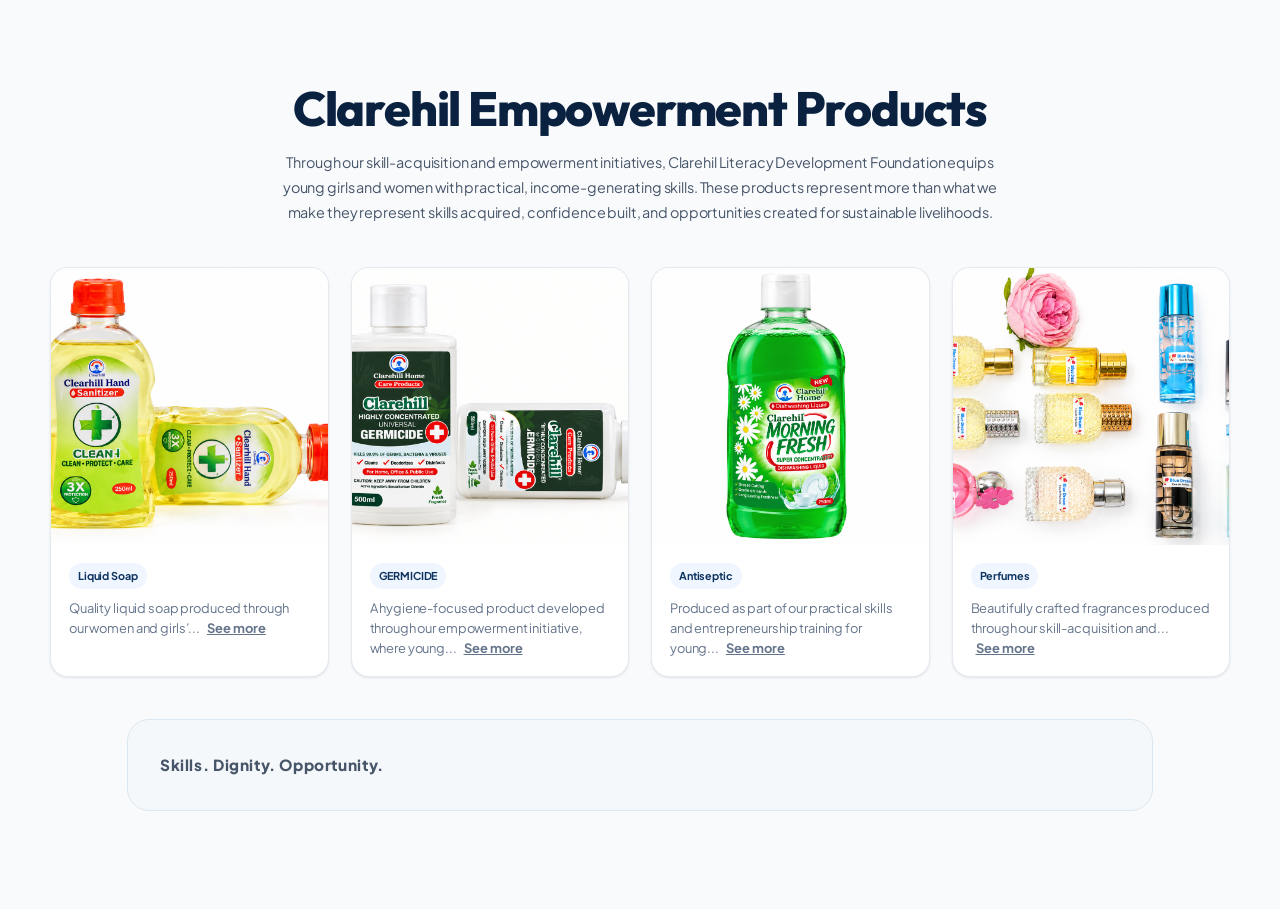
<file: our-products.html>
<!DOCTYPE html> 

<html lang="en">
<head>

<meta charset="utf-8"/>

<meta content="width=device-width, initial-scale=1" name="viewport"/>

<title>Our Products – Clarehil Literacy Development Foundation</title>

<link href="logo.png" rel="icon" sizes="32x32"/>
<link href="logo.png" rel="icon" sizes="192x192"/>
<link href="logo.png" rel="apple-touch-icon"/>

<link href="modern-style.css" rel="stylesheet"/>

<style id="clarehil-footer-bottom-fix">
/* Footer copyright bar: responsive + centred on laptops / large screens */
footer.ct-footer [data-row="bottom"]{
  box-sizing:border-box;
  width:calc(100% - 32px);
  max-width:1290px;
  margin-left:auto;
  margin-right:auto;
  overflow:hidden;
}
footer.ct-footer [data-row="bottom"] > .ct-container-fluid{
  box-sizing:border-box;
  width:100%;
  max-width:100%;
  margin:0 auto;
  padding:18px 24px;
  display:flex;
  justify-content:center;
  align-items:center;
}
footer.ct-footer [data-row="bottom"] [data-column="copyright"]{
  box-sizing:border-box;
  width:100%;
  max-width:100%;
  display:flex;
  justify-content:center;
  align-items:center;
  text-align:center;
}
footer.ct-footer [data-row="bottom"] .ct-footer-copyright{
  width:100%;
  max-width:100%;
  text-align:center;
}
footer.ct-footer [data-row="bottom"] .ct-footer-copyright p{
  margin:0 auto;
  max-width:100%;
  line-height:1.6;
  overflow-wrap:anywhere;
  text-wrap:balance;
}
@media (max-width:689px){
  footer.ct-footer [data-row="bottom"]{width:calc(100% - 20px);border-radius:25px !important;}
  footer.ct-footer [data-row="bottom"] > .ct-container-fluid{padding:16px 16px;}
}
</style>

<style>

/* =========================================
   PRODUCTS HEADER
========================================= */

.products-header {
  position: sticky;
  top: 0;
  z-index: 50;
  background: rgba(255,255,255,.96);
  backdrop-filter: blur(12px);
  border-bottom: 1px solid #e2e8f0;
}

.products-header-inner {
  max-width: 1180px;
  margin: auto;
  min-height: 72px;
  padding: 0 20px;
  display: flex;
  align-items: center;
  justify-content: space-between;
  gap: 24px;
}

.products-brand img {
  width: 58px;
  height: 58px;
  object-fit: contain;
}

.products-nav {
  display: flex;
  gap: 22px;
  align-items: center;
  flex-wrap: wrap;
}

.products-nav a {
  text-decoration: none;
  color: #334155;
  font-size: .84rem;
  font-weight: 700;
}

.products-nav a:hover {
  color: #0f3460;
}

.products-menu {
  display: none;
  border: 0;
  background: none;
  font-size: 1.5rem;
  cursor: none;
}


/* =========================================
   PRODUCT DESCRIPTION
========================================= */

.product-description {
  margin: 0;
  line-height: 1.6;
  color: #64748b;
}


/* =========================================
   DESCRIPTION TEXT
========================================= */

.description-text {
  display: inline;
}


/* =========================================
   SEE MORE / SEE LESS BUTTON
========================================= */

.see-more-btn {
  display: inline;

  border: none !important;
  outline: none !important;

  background: transparent !important;
  background-color: transparent !important;

  box-shadow: none !important;

  padding: 0 !important;

  margin: 0 0 0 5px;

  font-family: inherit;
  font-size: inherit;
  line-height: inherit;
  font-weight: 700;

  color: inherit;

  cursor: none;

  text-decoration: underline;

  appearance: none;
  -webkit-appearance: none;
}


/* Remove every default button state */

.see-more-btn:hover,
.see-more-btn:focus,
.see-more-btn:active,
.see-more-btn:focus-visible {
  border: none !important;
  outline: none !important;
  background: transparent !important;
  background-color: transparent !important;
  box-shadow: none !important;
}


/* =========================================
   FOOTER
========================================= */

.products-footer {
  background: #0f172a;
  color: #cbd5e1;
  padding: 42px 20px 22px;
}

.products-footer-inner {
  max-width: 1180px;
  margin: auto;
  display: grid;
  grid-template-columns: 1.2fr .8fr .8fr;
  gap: 30px;
}

.products-footer h3 {
  color: #fff !important;
  font-size: 1rem !important;
  margin: 0 0 10px;
}

.products-footer p,
.products-footer a {
  font-size: .82rem !important;
  line-height: 1.6 !important;
  color: #cbd5e1 !important;
  text-decoration: none;
}

.products-footer-bottom {
  max-width: 1180px;
  margin: 28px auto 0;
  padding-top: 15px;
  border-top: 1px solid rgba(255,255,255,.1);
  font-size: .72rem;
}


/* =========================================
   RESPONSIVE
========================================= */

@media (max-width: 760px) {

  .products-nav {
    display: none;
  }

  .products-menu {
    display: block;
  }

  .products-footer-inner {
    grid-template-columns: 1fr 1fr;
  }

}


@media (max-width: 480px) {

  .products-footer-inner {
    grid-template-columns: 1fr;
  }

  .products-header-inner {
    min-height: 62px;
  }

  .products-brand img {
    width: 50px;
    height: 50px;
  }

}

</style>

</head>


<body>


<main class="products-page">

  <div class="products-wrap">


    <!-- =========================================
         HERO
    ========================================== -->

    <section class="products-hero">

      <h1>Clarehil Empowerment Products</h1>

      <p>
        Through our skill-acquisition and empowerment initiatives, Clarehil Literacy Development Foundation equips young girls and women with practical, income-generating skills. These products represent more than what we make they represent skills acquired, confidence built, and opportunities created for sustainable livelihoods.
      </p>

    </section>


    <!-- =========================================
         PRODUCTS
    ========================================== -->

    <section aria-label="Product list" class="products-grid">

      <!-- =======================================
           LIQUID SOAP
      ======================================== -->

<div class="product-card">

        <img
          alt="Liquid Soap"
          loading="lazy"
          src="product/file_00000000451481f4bcc76ffce7609008.png"
        />

        <div class="product-card-body">

          <span class="product-tag">Liquid Soap</span>

          <p class="product-description">

            <span class="description-text">
              Quality liquid soap produced through our women and girls’
              skill-acquisition programme, equipping beneficiaries with
              practical skills for self-reliance and sustainable livelihoods.
              Suitable for everyday household cleaning and personal hygiene.
            </span>

            <button
              class="see-more-btn"
              type="button"
            >
              See more
            </button>

          </p>

        </div>

      </div>

      <!-- =======================================
           GERMICIDE
      ======================================== -->

<div class="product-card">

        <img
          alt="Germicide"
          loading="lazy"
          src="product/file_0000000086f8824383fad90a2cc6856d.png"
        />

        <div class="product-card-body">

          <span class="product-tag">GERMICIDE</span>

          <p class="product-description">

            <span class="description-text">
           A hygiene-focused product developed through our empowerment initiative, where young women are trained in practical production skills. It supports everyday cleanliness and hygiene while creating opportunities for economic independence.
            </span>

            <button
              class="see-more-btn"
              type="button"
            >
              See more
            </button>

          </p>

        </div>

      </div>

      <!-- =======================================
           ANTISEPTIC
      ======================================== -->

<div class="product-card">

        <img
          alt="Antiseptic"
          loading="lazy"
          src="product/file_00000000079881f49e2d21785d8e0696.png"
        />

        <div class="product-card-body">

          <span class="product-tag">Antiseptic</span>

          <p class="product-description">

            <span class="description-text">Produced as part of our practical skills and entrepreneurship training for young women and girls. The programme provides hands-on knowledge in product making while promoting hygiene, confidence and sustainable livelihood opportunities.</span>

            <button
              class="see-more-btn"
              type="button"
            >
              See more
            </button>

          </p>

        </div>

      </div>

      <!-- =======================================
           PERFUMES
      ======================================== -->

<div class="product-card">

        <img
          alt="Perfumes"
          loading="lazy"
          src="product/file_0000000020e481f4b7dea1e1bee7d298.png"
        />

        <div class="product-card-body">

          <span class="product-tag">Perfumes</span>

          <p class="product-description">

            <span class="description-text">Beautifully crafted fragrances produced through our skill-acquisition and entrepreneurship programme. Through perfume-making training, young women and girls gain practical skills that can be developed into sustainable income-generating ventures.</span>

            <button
              class="see-more-btn"
              type="button"
            >
              See more
            </button>

          </p>

        </div>

      </div>

      
    </section>


    <section class="clarehil-products-note" id="clarehil-products-note" aria-labelledby="clarehil-products-note-title">
      <p class="products-tagline"> Skills. Dignity. Opportunity. </p>
    </section>

  </div>

</main>


<!-- =========================================
     SEE MORE / SEE LESS FUNCTION
========================================= -->

<script>

document.addEventListener("DOMContentLoaded", function () {

  const descriptions = document.querySelectorAll(".product-description");

  descriptions.forEach(function (description) {

    const textElement = description.querySelector(".description-text");
    const button = description.querySelector(".see-more-btn");

    if (!textElement || !button) {
      return;
    }


    /* Save the complete original text */

    const fullText = textElement.textContent.trim();

    /*
      Number of characters shown before
      "See more".

      This keeps the cards compact on
      mobile and desktop.
    */

    const maxCharacters = 85;


    /*
      If the description is already short,
      there is nothing to expand.
    */

    if (fullText.length <= maxCharacters) {

      textElement.textContent = fullText;

      button.style.display = "none";

      return;
    }


    /*
      Create shortened version.
      Cut at the nearest space so words
      are not broken in half.
    */

    let shortText = fullText.substring(0, maxCharacters);

    const lastSpace = shortText.lastIndexOf(" ");

    if (lastSpace > 0) {
      shortText = shortText.substring(0, lastSpace);
    }

    shortText = shortText.trim() + "...";


    /*
      Initially show shortened text.
    */

    textElement.textContent = shortText;

    button.textContent = "See more";


    /*
      SEE MORE / SEE LESS
    */

    button.addEventListener("click", function () {

      const expanded = button.dataset.expanded === "true";


      if (expanded) {

        /* Collapse */

        textElement.textContent = shortText;

        button.textContent = "See more";

        button.dataset.expanded = "false";

      } else {

        /* Expand */

        textElement.textContent = fullText;

        button.textContent = "See less";

        button.dataset.expanded = "true";

      }

    });

  });

});

</script>

</body>

</html>
</file>
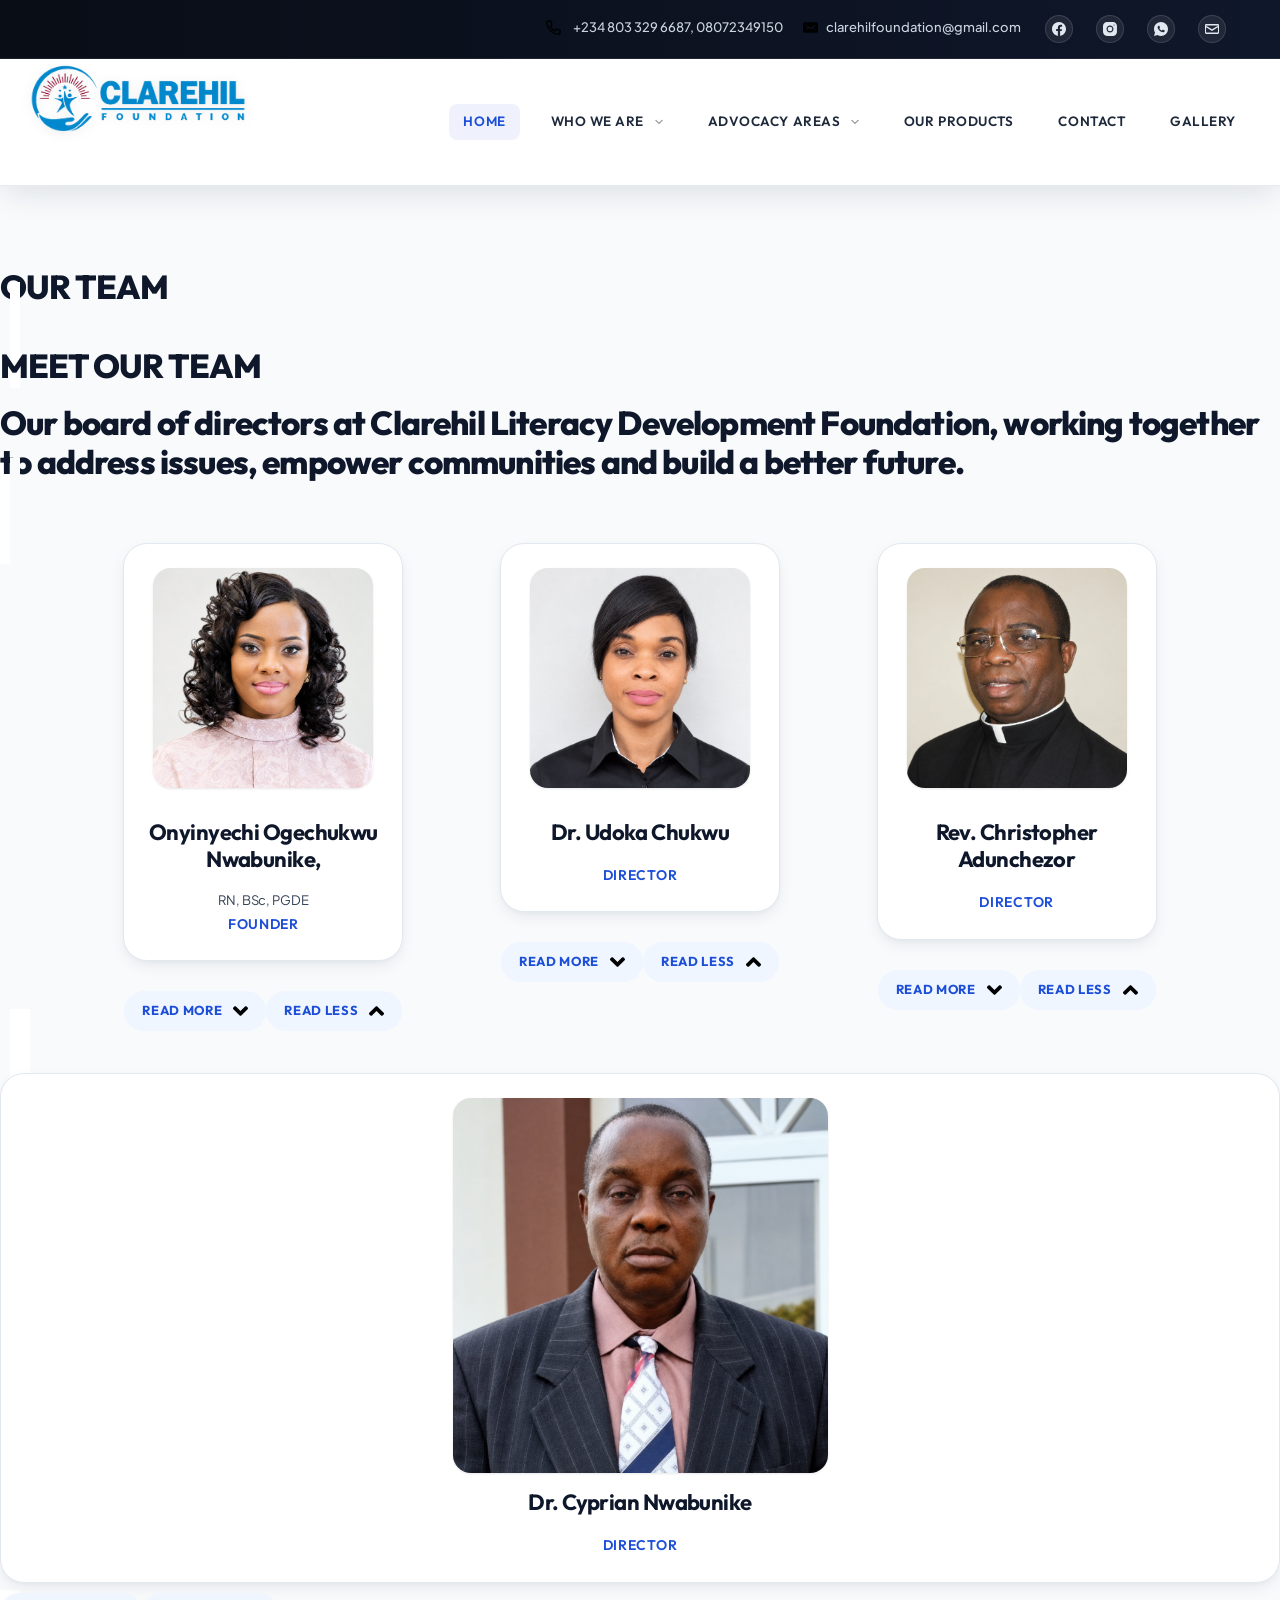
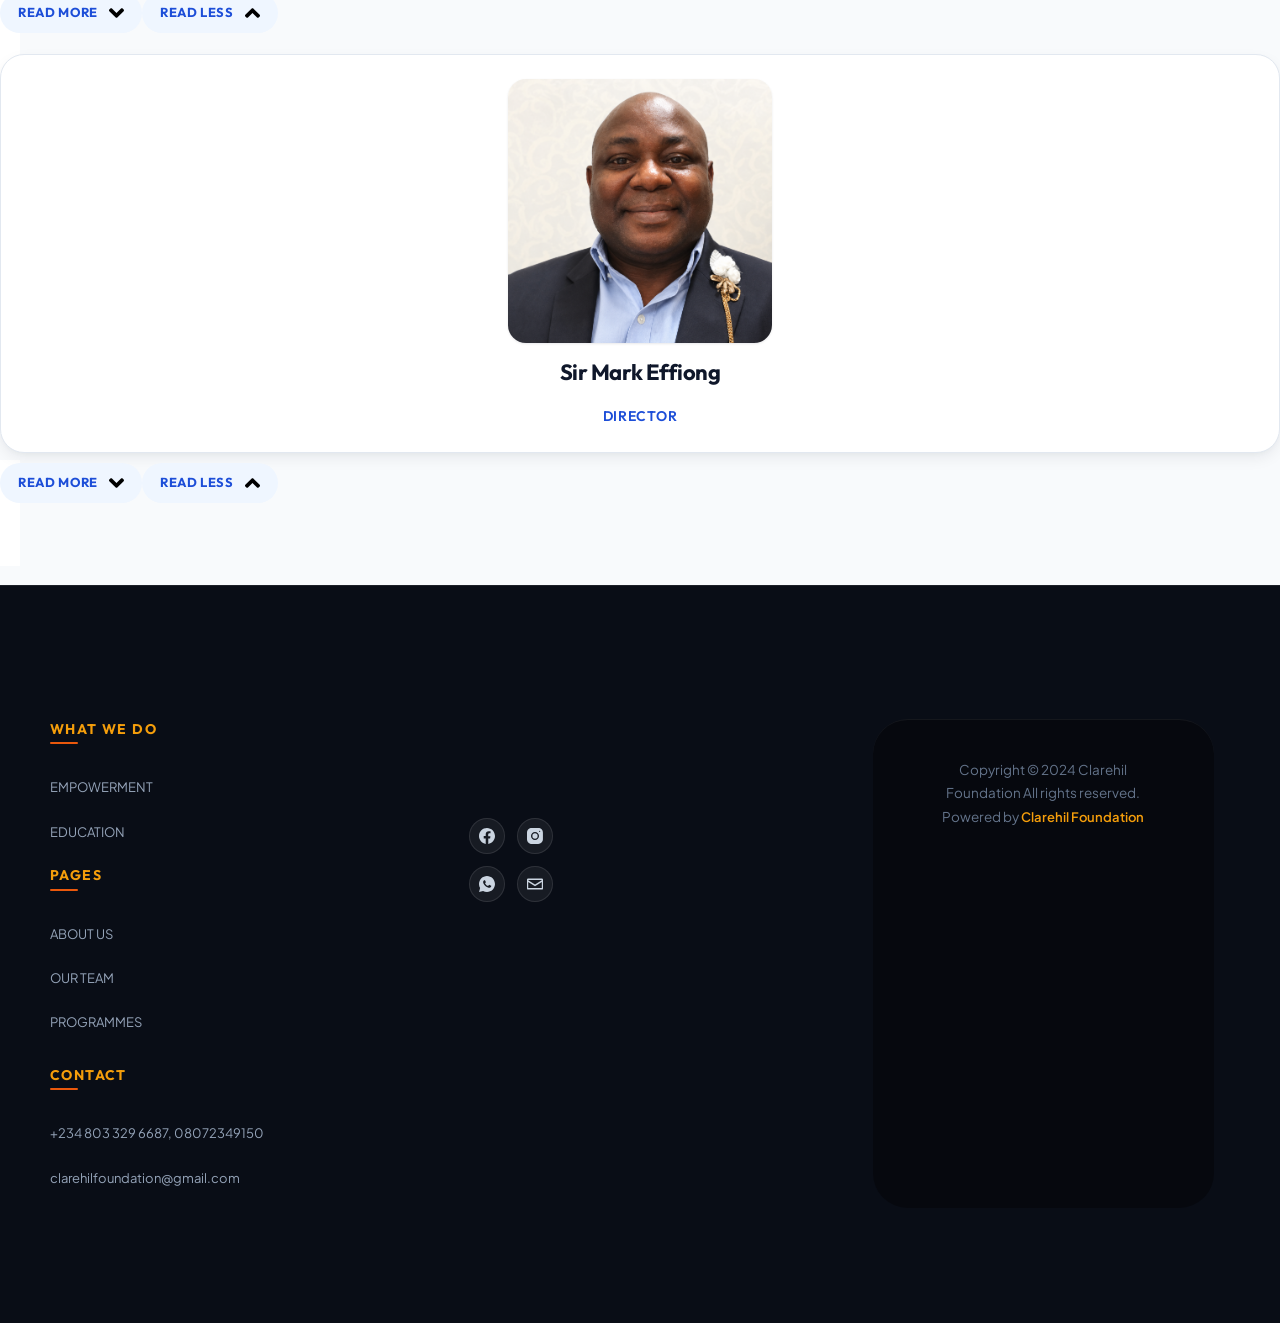
<file: our.team.html>
<!DOCTYPE html>
<html lang="en-US">
<head>
<meta charset="utf-8"/>
<meta content="width=device-width, initial-scale=1, maximum-scale=5, viewport-fit=cover" name="viewport"/>

<style id="clarehil-footer-bottom-fix">
/* Footer copyright bar: responsive + centred on laptops / large screens */
footer.ct-footer [data-row="bottom"]{
  box-sizing:border-box;
  width:calc(100% - 32px);
  max-width:1290px;
  margin-left:auto;
  margin-right:auto;
  overflow:hidden;
}
footer.ct-footer [data-row="bottom"] > .ct-container-fluid{
  box-sizing:border-box;
  width:100%;
  max-width:100%;
  margin:0 auto;
  padding:18px 24px;
  display:flex;
  justify-content:center;
  align-items:center;
}
footer.ct-footer [data-row="bottom"] [data-column="copyright"]{
  box-sizing:border-box;
  width:100%;
  max-width:100%;
  display:flex;
  justify-content:center;
  align-items:center;
  text-align:center;
}
footer.ct-footer [data-row="bottom"] .ct-footer-copyright{
  width:100%;
  max-width:100%;
  text-align:center;
}
footer.ct-footer [data-row="bottom"] .ct-footer-copyright p{
  margin:0 auto;
  max-width:100%;
  line-height:1.6;
  overflow-wrap:anywhere;
  text-wrap:balance;
}
@media (max-width:689px){
  footer.ct-footer [data-row="bottom"]{width:calc(100% - 20px);border-radius:25px !important;}
  footer.ct-footer [data-row="bottom"] > .ct-container-fluid{padding:16px 16px;}
}
</style>

<link href="https://gmpg.org/xfn/11" rel="profile"/>
<title>Our Team – Clarehil Literacy Development Foundation</title>
<meta content="max-image-preview:large" name="robots">
<link href="https://fonts.googleapis.com/" rel="dns-prefetch">
<link href="feed/index.html" rel="alternate" title="Clarehil Foundation » Feed" type="application/rss+xml"/>
<link href="comments/feed/index.html" rel="alternate" title="Clarehil Foundation » Comments Feed" type="application/rss+xml"/>
<link href="wp-json/oembed/1.0/embed@url=https%253A%252F%252Fbridge2betterinitiative.org%252Four-team%252F" rel="alternate" title="oEmbed (JSON)" type="application/json+oembed"/>
<link href="wp-json/oembed/1.0/embed@url=https%253A%252F%252Fbridge2betterinitiative.org%252Four-team%252F&amp;format=xml" rel="alternate" title="oEmbed (XML)" type="text/xml+oembed"/>
<style id="wp-img-auto-sizes-contain-inline-css">
img:is([sizes=auto i],[sizes^="auto," i]){contain-intrinsic-size:3000px 1500px}
/*# sourceURL=wp-img-auto-sizes-contain-inline-css */
</style>
<link href="wp-content/uploads/blocksy/css/global.css@ver=15220.css" id="blocksy-dynamic-global-css" media="all" rel="stylesheet"/>
<style id="global-styles-inline-css">
:root{--wp--preset--aspect-ratio--square: 1;--wp--preset--aspect-ratio--4-3: 4/3;--wp--preset--aspect-ratio--3-4: 3/4;--wp--preset--aspect-ratio--3-2: 3/2;--wp--preset--aspect-ratio--2-3: 2/3;--wp--preset--aspect-ratio--16-9: 16/9;--wp--preset--aspect-ratio--9-16: 9/16;--wp--preset--color--black: #000000;--wp--preset--color--cyan-bluish-gray: #abb8c3;--wp--preset--color--white: #ffffff;--wp--preset--color--pale-pink: #f78da7;--wp--preset--color--vivid-red: #cf2e2e;--wp--preset--color--luminous-vivid-orange: #ff6900;--wp--preset--color--luminous-vivid-amber: #fcb900;--wp--preset--color--light-green-cyan: #7bdcb5;--wp--preset--color--vivid-green-cyan: #00d084;--wp--preset--color--pale-cyan-blue: #8ed1fc;--wp--preset--color--vivid-cyan-blue: #0693e3;--wp--preset--color--vivid-purple: #9b51e0;--wp--preset--color--palette-color-1: var(--theme-palette-color-1, #ca0000);--wp--preset--color--palette-color-2: var(--theme-palette-color-2, #24417C);--wp--preset--color--palette-color-3: var(--theme-palette-color-3, #355575);--wp--preset--color--palette-color-4: var(--theme-palette-color-4, #102136);--wp--preset--color--palette-color-5: var(--theme-palette-color-5, #E7EBEE);--wp--preset--color--palette-color-6: var(--theme-palette-color-6, #F3F5F7);--wp--preset--color--palette-color-7: var(--theme-palette-color-7, #F7FAFD);--wp--preset--color--palette-color-8: var(--theme-palette-color-8, #ffffff);--wp--preset--color--palette-color-9: var(--theme-palette-color-9, #FFE8DA);--wp--preset--gradient--vivid-cyan-blue-to-vivid-purple: linear-gradient(135deg,rgb(6,147,227) 0%,rgb(155,81,224) 100%);--wp--preset--gradient--light-green-cyan-to-vivid-green-cyan: linear-gradient(135deg,rgb(122,220,180) 0%,rgb(0,208,130) 100%);--wp--preset--gradient--luminous-vivid-amber-to-luminous-vivid-orange: linear-gradient(135deg,rgb(252,185,0) 0%,rgb(255,105,0) 100%);--wp--preset--gradient--luminous-vivid-orange-to-vivid-red: linear-gradient(135deg,rgb(255,105,0) 0%,rgb(207,46,46) 100%);--wp--preset--gradient--very-light-gray-to-cyan-bluish-gray: linear-gradient(135deg,rgb(238,238,238) 0%,rgb(169,184,195) 100%);--wp--preset--gradient--cool-to-warm-spectrum: linear-gradient(135deg,rgb(74,234,220) 0%,rgb(151,120,209) 20%,rgb(207,42,186) 40%,rgb(238,44,130) 60%,rgb(251,105,98) 80%,rgb(254,248,76) 100%);--wp--preset--gradient--blush-light-purple: linear-gradient(135deg,rgb(255,206,236) 0%,rgb(152,150,240) 100%);--wp--preset--gradient--blush-bordeaux: linear-gradient(135deg,rgb(254,205,165) 0%,rgb(254,45,45) 50%,rgb(107,0,62) 100%);--wp--preset--gradient--luminous-dusk: linear-gradient(135deg,rgb(255,203,112) 0%,rgb(199,81,192) 50%,rgb(65,88,208) 100%);--wp--preset--gradient--pale-ocean: linear-gradient(135deg,rgb(255,245,203) 0%,rgb(182,227,212) 50%,rgb(51,167,181) 100%);--wp--preset--gradient--electric-grass: linear-gradient(135deg,rgb(202,248,128) 0%,rgb(113,206,126) 100%);--wp--preset--gradient--midnight: linear-gradient(135deg,rgb(2,3,129) 0%,rgb(40,116,252) 100%);--wp--preset--gradient--juicy-peach: linear-gradient(to right, #ffecd2 0%, #fcb69f 100%);--wp--preset--gradient--young-passion: linear-gradient(to right, #ff8177 0%, #ff867a 0%, #ff8c7f 21%, #f99185 52%, #cf556c 78%, #b12a5b 100%);--wp--preset--gradient--true-sunset: linear-gradient(to right, #fa709a 0%, #fee140 100%);--wp--preset--gradient--morpheus-den: linear-gradient(to top, #30cfd0 0%, #330867 100%);--wp--preset--gradient--plum-plate: linear-gradient(135deg, #667eea 0%, #764ba2 100%);--wp--preset--gradient--aqua-splash: linear-gradient(15deg, #13547a 0%, #80d0c7 100%);--wp--preset--gradient--love-kiss: linear-gradient(to top, #ff0844 0%, #ffb199 100%);--wp--preset--gradient--new-retrowave: linear-gradient(to top, #3b41c5 0%, #a981bb 49%, #ffc8a9 100%);--wp--preset--gradient--plum-bath: linear-gradient(to top, #cc208e 0%, #6713d2 100%);--wp--preset--gradient--high-flight: linear-gradient(to right, #0acffe 0%, #495aff 100%);--wp--preset--gradient--teen-party: linear-gradient(-225deg, #FF057C 0%, #8D0B93 50%, #321575 100%);--wp--preset--gradient--fabled-sunset: linear-gradient(-225deg, #231557 0%, #44107A 29%, #FF1361 67%, #FFF800 100%);--wp--preset--gradient--arielle-smile: radial-gradient(circle 248px at center, #16d9e3 0%, #30c7ec 47%, #46aef7 100%);--wp--preset--gradient--itmeo-branding: linear-gradient(180deg, #2af598 0%, #009efd 100%);--wp--preset--gradient--deep-blue: linear-gradient(to right, #6a11cb 0%, #2575fc 100%);--wp--preset--gradient--strong-bliss: linear-gradient(to right, #f78ca0 0%, #f9748f 19%, #fd868c 60%, #fe9a8b 100%);--wp--preset--gradient--sweet-period: linear-gradient(to top, #3f51b1 0%, #5a55ae 13%, #7b5fac 25%, #8f6aae 38%, #a86aa4 50%, #cc6b8e 62%, #f18271 75%, #f3a469 87%, #f7c978 100%);--wp--preset--gradient--purple-division: linear-gradient(to top, #7028e4 0%, #e5b2ca 100%);--wp--preset--gradient--cold-evening: linear-gradient(to top, #0c3483 0%, #a2b6df 100%, #6b8cce 100%, #a2b6df 100%);--wp--preset--gradient--mountain-rock: linear-gradient(to right, #868f96 0%, #596164 100%);--wp--preset--gradient--desert-hump: linear-gradient(to top, #c79081 0%, #dfa579 100%);--wp--preset--gradient--ethernal-constance: linear-gradient(to top, #09203f 0%, #537895 100%);--wp--preset--gradient--happy-memories: linear-gradient(-60deg, #ff5858 0%, #f09819 100%);--wp--preset--gradient--grown-early: linear-gradient(to top, #0ba360 0%, #3cba92 100%);--wp--preset--gradient--morning-salad: linear-gradient(-225deg, #B7F8DB 0%, #50A7C2 100%);--wp--preset--gradient--night-call: linear-gradient(-225deg, #AC32E4 0%, #7918F2 48%, #4801FF 100%);--wp--preset--gradient--mind-crawl: linear-gradient(-225deg, #473B7B 0%, #3584A7 51%, #30D2BE 100%);--wp--preset--gradient--angel-care: linear-gradient(-225deg, #FFE29F 0%, #FFA99F 48%, #FF719A 100%);--wp--preset--gradient--juicy-cake: linear-gradient(to top, #e14fad 0%, #f9d423 100%);--wp--preset--gradient--rich-metal: linear-gradient(to right, #d7d2cc 0%, #304352 100%);--wp--preset--gradient--mole-hall: linear-gradient(-20deg, #616161 0%, #9bc5c3 100%);--wp--preset--gradient--cloudy-knoxville: linear-gradient(120deg, #fdfbfb 0%, #ebedee 100%);--wp--preset--gradient--soft-grass: linear-gradient(to top, #c1dfc4 0%, #deecdd 100%);--wp--preset--gradient--saint-petersburg: linear-gradient(135deg, #f5f7fa 0%, #c3cfe2 100%);--wp--preset--gradient--everlasting-sky: linear-gradient(135deg, #fdfcfb 0%, #e2d1c3 100%);--wp--preset--gradient--kind-steel: linear-gradient(-20deg, #e9defa 0%, #fbfcdb 100%);--wp--preset--gradient--over-sun: linear-gradient(60deg, #abecd6 0%, #fbed96 100%);--wp--preset--gradient--premium-white: linear-gradient(to top, #d5d4d0 0%, #d5d4d0 1%, #eeeeec 31%, #efeeec 75%, #e9e9e7 100%);--wp--preset--gradient--clean-mirror: linear-gradient(45deg, #93a5cf 0%, #e4efe9 100%);--wp--preset--gradient--wild-apple: linear-gradient(to top, #d299c2 0%, #fef9d7 100%);--wp--preset--gradient--snow-again: linear-gradient(to top, #e6e9f0 0%, #eef1f5 100%);--wp--preset--gradient--confident-cloud: linear-gradient(to top, #dad4ec 0%, #dad4ec 1%, #f3e7e9 100%);--wp--preset--gradient--glass-water: linear-gradient(to top, #dfe9f3 0%, white 100%);--wp--preset--gradient--perfect-white: linear-gradient(-225deg, #E3FDF5 0%, #FFE6FA 100%);--wp--preset--font-size--small: 13px;--wp--preset--font-size--medium: 20px;--wp--preset--font-size--large: clamp(22px, 1.375rem + ((1vw - 3.2px) * 0.625), 30px);--wp--preset--font-size--x-large: clamp(30px, 1.875rem + ((1vw - 3.2px) * 1.563), 50px);--wp--preset--font-size--xx-large: clamp(45px, 2.813rem + ((1vw - 3.2px) * 2.734), 80px);--wp--preset--spacing--20: 0.44rem;--wp--preset--spacing--30: 0.67rem;--wp--preset--spacing--40: 1rem;--wp--preset--spacing--50: 1.5rem;--wp--preset--spacing--60: 2.25rem;--wp--preset--spacing--70: 3.38rem;--wp--preset--spacing--80: 5.06rem;--wp--preset--shadow--natural: 6px 6px 9px rgba(0, 0, 0, 0.2);--wp--preset--shadow--deep: 12px 12px 50px rgba(0, 0, 0, 0.4);--wp--preset--shadow--sharp: 6px 6px 0px rgba(0, 0, 0, 0.2);--wp--preset--shadow--outlined: 6px 6px 0px -3px rgb(255, 255, 255), 6px 6px rgb(0, 0, 0);--wp--preset--shadow--crisp: 6px 6px 0px rgb(0, 0, 0);}.wp-block-button{--wp--preset--dimension--25: 25%;--wp--preset--dimension--50: 50%;--wp--preset--dimension--75: 75%;--wp--preset--dimension--100: 100%;}:root { --wp--style--global--content-size: var(--theme-block-max-width);--wp--style--global--wide-size: var(--theme-block-wide-max-width); }:where(body) { margin: 0; }.wp-site-blocks > .alignleft { float: left; margin-right: 2em; }.wp-site-blocks > .alignright { float: right; margin-left: 2em; }.wp-site-blocks > .aligncenter { justify-content: center; margin-left: auto; margin-right: auto; }:where(.wp-site-blocks) > * { margin-block-start: var(--theme-content-spacing); margin-block-end: 0; }:where(.wp-site-blocks) > :first-child { margin-block-start: 0; }:where(.wp-site-blocks) > :last-child { margin-block-end: 0; }:root { --wp--style--block-gap: var(--theme-content-spacing); }:root :where(.is-layout-flow) > :first-child{margin-block-start: 0;}:root :where(.is-layout-flow) > :last-child{margin-block-end: 0;}:root :where(.is-layout-flow) > *{margin-block-start: var(--theme-content-spacing);margin-block-end: 0;}:root :where(.is-layout-constrained) > :first-child{margin-block-start: 0;}:root :where(.is-layout-constrained) > :last-child{margin-block-end: 0;}:root :where(.is-layout-constrained) > *{margin-block-start: var(--theme-content-spacing);margin-block-end: 0;}:root :where(.is-layout-flex){gap: var(--theme-content-spacing);}:root :where(.is-layout-grid){gap: var(--theme-content-spacing);}.is-layout-flow > .alignleft{float: left;margin-inline-start: 0;margin-inline-end: 2em;}.is-layout-flow > .alignright{float: right;margin-inline-start: 2em;margin-inline-end: 0;}.is-layout-flow > .aligncenter{margin-left: auto !important;margin-right: auto !important;}.is-layout-constrained > .alignleft{float: left;margin-inline-start: 0;margin-inline-end: 2em;}.is-layout-constrained > .alignright{float: right;margin-inline-start: 2em;margin-inline-end: 0;}.is-layout-constrained > .aligncenter{margin-left: auto !important;margin-right: auto !important;}.is-layout-constrained > :where(:not(.alignleft):not(.alignright):not(.alignfull)){max-width: var(--wp--style--global--content-size);margin-left: auto !important;margin-right: auto !important;}.is-layout-constrained > .alignwide{max-width: var(--wp--style--global--wide-size);}body .is-layout-flex{display: flex;}.is-layout-flex{flex-wrap: wrap;align-items: center;}.is-layout-flex > :is(*, div){margin: 0;}body .is-layout-grid{display: grid;}.is-layout-grid > :is(*, div){margin: 0;}body{padding-top: 0px;padding-right: 0px;padding-bottom: 0px;padding-left: 0px;}:root :where(.wp-element-button, .wp-block-button__link){font-style: inherit;font-weight: inherit;letter-spacing: inherit;text-transform: inherit;}.has-black-color{color: var(--wp--preset--color--black) !important;}.has-cyan-bluish-gray-color{color: var(--wp--preset--color--cyan-bluish-gray) !important;}.has-white-color{color: var(--wp--preset--color--white) !important;}.has-pale-pink-color{color: var(--wp--preset--color--pale-pink) !important;}.has-vivid-red-color{color: var(--wp--preset--color--vivid-red) !important;}.has-luminous-vivid-orange-color{color: var(--wp--preset--color--luminous-vivid-orange) !important;}.has-luminous-vivid-amber-color{color: var(--wp--preset--color--luminous-vivid-amber) !important;}.has-light-green-cyan-color{color: var(--wp--preset--color--light-green-cyan) !important;}.has-vivid-green-cyan-color{color: var(--wp--preset--color--vivid-green-cyan) !important;}.has-pale-cyan-blue-color{color: var(--wp--preset--color--pale-cyan-blue) !important;}.has-vivid-cyan-blue-color{color: var(--wp--preset--color--vivid-cyan-blue) !important;}.has-vivid-purple-color{color: var(--wp--preset--color--vivid-purple) !important;}.has-palette-color-1-color{color: var(--wp--preset--color--palette-color-1) !important;}.has-palette-color-2-color{color: var(--wp--preset--color--palette-color-2) !important;}.has-palette-color-3-color{color: var(--wp--preset--color--palette-color-3) !important;}.has-palette-color-4-color{color: var(--wp--preset--color--palette-color-4) !important;}.has-palette-color-5-color{color: var(--wp--preset--color--palette-color-5) !important;}.has-palette-color-6-color{color: var(--wp--preset--color--palette-color-6) !important;}.has-palette-color-7-color{color: var(--wp--preset--color--palette-color-7) !important;}.has-palette-color-8-color{color: var(--wp--preset--color--palette-color-8) !important;}.has-palette-color-9-color{color: var(--wp--preset--color--palette-color-9) !important;}.has-black-background-color{background-color: var(--wp--preset--color--black) !important;}.has-cyan-bluish-gray-background-color{background-color: var(--wp--preset--color--cyan-bluish-gray) !important;}.has-white-background-color{background-color: var(--wp--preset--color--white) !important;}.has-pale-pink-background-color{background-color: var(--wp--preset--color--pale-pink) !important;}.has-vivid-red-background-color{background-color: var(--wp--preset--color--vivid-red) !important;}.has-luminous-vivid-orange-background-color{background-color: var(--wp--preset--color--luminous-vivid-orange) !important;}.has-luminous-vivid-amber-background-color{background-color: var(--wp--preset--color--luminous-vivid-amber) !important;}.has-light-green-cyan-background-color{background-color: var(--wp--preset--color--light-green-cyan) !important;}.has-vivid-green-cyan-background-color{background-color: var(--wp--preset--color--vivid-green-cyan) !important;}.has-pale-cyan-blue-background-color{background-color: var(--wp--preset--color--pale-cyan-blue) !important;}.has-vivid-cyan-blue-background-color{background-color: var(--wp--preset--color--vivid-cyan-blue) !important;}.has-vivid-purple-background-color{background-color: var(--wp--preset--color--vivid-purple) !important;}.has-palette-color-1-background-color{background-color: var(--wp--preset--color--palette-color-1) !important;}.has-palette-color-2-background-color{background-color: var(--wp--preset--color--palette-color-2) !important;}.has-palette-color-3-background-color{background-color: var(--wp--preset--color--palette-color-3) !important;}.has-palette-color-4-background-color{background-color: var(--wp--preset--color--palette-color-4) !important;}.has-palette-color-5-background-color{background-color: var(--wp--preset--color--palette-color-5) !important;}.has-palette-color-6-background-color{background-color: var(--wp--preset--color--palette-color-6) !important;}.has-palette-color-7-background-color{background-color: var(--wp--preset--color--palette-color-7) !important;}.has-palette-color-8-background-color{background-color: var(--wp--preset--color--palette-color-8) !important;}.has-palette-color-9-background-color{background-color: var(--wp--preset--color--palette-color-9) !important;}.has-black-border-color{border-color: var(--wp--preset--color--black) !important;}.has-cyan-bluish-gray-border-color{border-color: var(--wp--preset--color--cyan-bluish-gray) !important;}.has-white-border-color{border-color: var(--wp--preset--color--white) !important;}.has-pale-pink-border-color{border-color: var(--wp--preset--color--pale-pink) !important;}.has-vivid-red-border-color{border-color: var(--wp--preset--color--vivid-red) !important;}.has-luminous-vivid-orange-border-color{border-color: var(--wp--preset--color--luminous-vivid-orange) !important;}.has-luminous-vivid-amber-border-color{border-color: var(--wp--preset--color--luminous-vivid-amber) !important;}.has-light-green-cyan-border-color{border-color: var(--wp--preset--color--light-green-cyan) !important;}.has-vivid-green-cyan-border-color{border-color: var(--wp--preset--color--vivid-green-cyan) !important;}.has-pale-cyan-blue-border-color{border-color: var(--wp--preset--color--pale-cyan-blue) !important;}.has-vivid-cyan-blue-border-color{border-color: var(--wp--preset--color--vivid-cyan-blue) !important;}.has-vivid-purple-border-color{border-color: var(--wp--preset--color--vivid-purple) !important;}.has-palette-color-1-border-color{border-color: var(--wp--preset--color--palette-color-1) !important;}.has-palette-color-2-border-color{border-color: var(--wp--preset--color--palette-color-2) !important;}.has-palette-color-3-border-color{border-color: var(--wp--preset--color--palette-color-3) !important;}.has-palette-color-4-border-color{border-color: var(--wp--preset--color--palette-color-4) !important;}.has-palette-color-5-border-color{border-color: var(--wp--preset--color--palette-color-5) !important;}.has-palette-color-6-border-color{border-color: var(--wp--preset--color--palette-color-6) !important;}.has-palette-color-7-border-color{border-color: var(--wp--preset--color--palette-color-7) !important;}.has-palette-color-8-border-color{border-color: var(--wp--preset--color--palette-color-8) !important;}.has-palette-color-9-border-color{border-color: var(--wp--preset--color--palette-color-9) !important;}.has-vivid-cyan-blue-to-vivid-purple-gradient-background{background: var(--wp--preset--gradient--vivid-cyan-blue-to-vivid-purple) !important;}.has-light-green-cyan-to-vivid-green-cyan-gradient-background{background: var(--wp--preset--gradient--light-green-cyan-to-vivid-green-cyan) !important;}.has-luminous-vivid-amber-to-luminous-vivid-orange-gradient-background{background: var(--wp--preset--gradient--luminous-vivid-amber-to-luminous-vivid-orange) !important;}.has-luminous-vivid-orange-to-vivid-red-gradient-background{background: var(--wp--preset--gradient--luminous-vivid-orange-to-vivid-red) !important;}.has-very-light-gray-to-cyan-bluish-gray-gradient-background{background: var(--wp--preset--gradient--very-light-gray-to-cyan-bluish-gray) !important;}.has-cool-to-warm-spectrum-gradient-background{background: var(--wp--preset--gradient--cool-to-warm-spectrum) !important;}.has-blush-light-purple-gradient-background{background: var(--wp--preset--gradient--blush-light-purple) !important;}.has-blush-bordeaux-gradient-background{background: var(--wp--preset--gradient--blush-bordeaux) !important;}.has-luminous-dusk-gradient-background{background: var(--wp--preset--gradient--luminous-dusk) !important;}.has-pale-ocean-gradient-background{background: var(--wp--preset--gradient--pale-ocean) !important;}.has-electric-grass-gradient-background{background: var(--wp--preset--gradient--electric-grass) !important;}.has-midnight-gradient-background{background: var(--wp--preset--gradient--midnight) !important;}.has-juicy-peach-gradient-background{background: var(--wp--preset--gradient--juicy-peach) !important;}.has-young-passion-gradient-background{background: var(--wp--preset--gradient--young-passion) !important;}.has-true-sunset-gradient-background{background: var(--wp--preset--gradient--true-sunset) !important;}.has-morpheus-den-gradient-background{background: var(--wp--preset--gradient--morpheus-den) !important;}.has-plum-plate-gradient-background{background: var(--wp--preset--gradient--plum-plate) !important;}.has-aqua-splash-gradient-background{background: var(--wp--preset--gradient--aqua-splash) !important;}.has-love-kiss-gradient-background{background: var(--wp--preset--gradient--love-kiss) !important;}.has-new-retrowave-gradient-background{background: var(--wp--preset--gradient--new-retrowave) !important;}.has-plum-bath-gradient-background{background: var(--wp--preset--gradient--plum-bath) !important;}.has-high-flight-gradient-background{background: var(--wp--preset--gradient--high-flight) !important;}.has-teen-party-gradient-background{background: var(--wp--preset--gradient--teen-party) !important;}.has-fabled-sunset-gradient-background{background: var(--wp--preset--gradient--fabled-sunset) !important;}.has-arielle-smile-gradient-background{background: var(--wp--preset--gradient--arielle-smile) !important;}.has-itmeo-branding-gradient-background{background: var(--wp--preset--gradient--itmeo-branding) !important;}.has-deep-blue-gradient-background{background: var(--wp--preset--gradient--deep-blue) !important;}.has-strong-bliss-gradient-background{background: var(--wp--preset--gradient--strong-bliss) !important;}.has-sweet-period-gradient-background{background: var(--wp--preset--gradient--sweet-period) !important;}.has-purple-division-gradient-background{background: var(--wp--preset--gradient--purple-division) !important;}.has-cold-evening-gradient-background{background: var(--wp--preset--gradient--cold-evening) !important;}.has-mountain-rock-gradient-background{background: var(--wp--preset--gradient--mountain-rock) !important;}.has-desert-hump-gradient-background{background: var(--wp--preset--gradient--desert-hump) !important;}.has-ethernal-constance-gradient-background{background: var(--wp--preset--gradient--ethernal-constance) !important;}.has-happy-memories-gradient-background{background: var(--wp--preset--gradient--happy-memories) !important;}.has-grown-early-gradient-background{background: var(--wp--preset--gradient--grown-early) !important;}.has-morning-salad-gradient-background{background: var(--wp--preset--gradient--morning-salad) !important;}.has-night-call-gradient-background{background: var(--wp--preset--gradient--night-call) !important;}.has-mind-crawl-gradient-background{background: var(--wp--preset--gradient--mind-crawl) !important;}.has-angel-care-gradient-background{background: var(--wp--preset--gradient--angel-care) !important;}.has-juicy-cake-gradient-background{background: var(--wp--preset--gradient--juicy-cake) !important;}.has-rich-metal-gradient-background{background: var(--wp--preset--gradient--rich-metal) !important;}.has-mole-hall-gradient-background{background: var(--wp--preset--gradient--mole-hall) !important;}.has-cloudy-knoxville-gradient-background{background: var(--wp--preset--gradient--cloudy-knoxville) !important;}.has-soft-grass-gradient-background{background: var(--wp--preset--gradient--soft-grass) !important;}.has-saint-petersburg-gradient-background{background: var(--wp--preset--gradient--saint-petersburg) !important;}.has-everlasting-sky-gradient-background{background: var(--wp--preset--gradient--everlasting-sky) !important;}.has-kind-steel-gradient-background{background: var(--wp--preset--gradient--kind-steel) !important;}.has-over-sun-gradient-background{background: var(--wp--preset--gradient--over-sun) !important;}.has-premium-white-gradient-background{background: var(--wp--preset--gradient--premium-white) !important;}.has-clean-mirror-gradient-background{background: var(--wp--preset--gradient--clean-mirror) !important;}.has-wild-apple-gradient-background{background: var(--wp--preset--gradient--wild-apple) !important;}.has-snow-again-gradient-background{background: var(--wp--preset--gradient--snow-again) !important;}.has-confident-cloud-gradient-background{background: var(--wp--preset--gradient--confident-cloud) !important;}.has-glass-water-gradient-background{background: var(--wp--preset--gradient--glass-water) !important;}.has-perfect-white-gradient-background{background: var(--wp--preset--gradient--perfect-white) !important;}.has-small-font-size{font-size: var(--wp--preset--font-size--small) !important;}.has-medium-font-size{font-size: var(--wp--preset--font-size--medium) !important;}.has-large-font-size{font-size: var(--wp--preset--font-size--large) !important;}.has-x-large-font-size{font-size: var(--wp--preset--font-size--x-large) !important;}.has-xx-large-font-size{font-size: var(--wp--preset--font-size--xx-large) !important;}
/*# sourceURL=global-styles-inline-css */
</style>
<link href="wp-content/plugins/contact-form-7/includes/css/styles.css@ver=6.0.2.css" id="contact-form-7-css" media="all" rel="stylesheet"/>
<link href="wp-content/plugins/foogallery/extensions/default-templates/shared/css/foogallery.min.css@ver=2.4.27.css" id="foogallery-core-css" media="all" rel="stylesheet"/>
<link href="wp-content/plugins/ht-mega-for-elementor/assets/css/htbbootstrap.css@ver=2.7.7.css" id="htbbootstrap-css" media="all" rel="stylesheet"/>
<link href="wp-content/plugins/elementor/assets/lib/font-awesome/css/font-awesome.min.css@ver=4.7.0.css" id="font-awesome-css" media="all" rel="stylesheet"/>
<link href="wp-content/plugins/ht-mega-for-elementor/assets/css/animation.css@ver=2.7.7.css" id="htmega-animation-css" media="all" rel="stylesheet"/>
<link href="wp-content/plugins/ht-mega-for-elementor/assets/css/htmega-keyframes.css@ver=2.7.7.css" id="htmega-keyframes-css" media="all" rel="stylesheet"/>
<link href="wp-content/plugins/ht-mega-for-elementor/assets/css/htmega-global-style.min.css@ver=2.7.7.css" id="htmega-global-style-min-css" media="all" rel="stylesheet"/>
<link href="wp-content/themes/blocksy/style.css@ver=7.1.css" id="parent-style-css" media="all" rel="stylesheet"/>
<link href="https://fonts.googleapis.com/css2?family=Raleway:wght@400;500;600;700&amp;family=Montserrat:wght@600&amp;family=Montserrat%20Alternates:wght@700&amp;family=Noto%20Sans%20Arabic:wght@700&amp;display=swap" id="blocksy-fonts-font-source-google-css" media="all" rel="stylesheet"/>
<link href="wp-content/themes/blocksy/static/bundle/main.min.css@ver=2.0.83.css" id="ct-main-styles-css" media="all" rel="stylesheet"/>
<link href="wp-content/themes/blocksy/static/bundle/elementor-frontend.min.css@ver=2.0.83.css" id="ct-elementor-styles-css" media="all" rel="stylesheet"/>
<link href="wp-content/themes/blocksy/static/bundle/cf-7.min.css@ver=2.0.83.css" id="ct-cf-7-styles-css" media="all" rel="stylesheet"/>
<link href="wp-content/themes/blocksy/static/bundle/wpforms.min.css@ver=2.0.83.css" id="ct-wpforms-styles-css" media="all" rel="stylesheet"/>
<link href="wp-content/plugins/elementor/assets/css/frontend.min.css@ver=3.26.3.css" id="elementor-frontend-css" media="all" rel="stylesheet"/>
<link href="wp-content/uploads/elementor/css/post-1476.css@ver=1749652223.css" id="elementor-post-1476-css" media="all" rel="stylesheet"/>
<link href="wp-content/plugins/elementor/assets/css/widget-heading.min.css@ver=3.26.3.css" id="widget-heading-css" media="all" rel="stylesheet"/>
<link href="wp-content/plugins/elementor/assets/css/widget-spacer.min.css@ver=3.26.3.css" id="widget-spacer-css" media="all" rel="stylesheet"/>
<link href="wp-content/plugins/elementor/assets/css/widget-image-box.min.css@ver=3.26.3.css" id="widget-image-box-css" media="all" rel="stylesheet"/>
<link href="https://bridge2betterinitiative.org/wp-content/uploads/elementor/css/post-1971.css?ver=1778680538" id="elementor-post-1971-css" media="all" rel="stylesheet"/>
<link href="wp-content/plugins/essential-addons-for-elementor-lite/assets/front-end/css/view/general.min.css@ver=6.1.0.css" id="eael-general-css" media="all" rel="stylesheet"/>
<link href="wp-content/plugins/bdthemes-prime-slider-lite/assets/css/bdt-uikit.css@ver=3.21.7.css" id="bdt-uikit-css" media="all" rel="stylesheet"/>
<link href="wp-content/plugins/bdthemes-prime-slider-lite/assets/css/prime-slider-site.css@ver=3.16.5.css" id="prime-slider-site-css" media="all" rel="stylesheet"/>
<link href="https://fonts.googleapis.com/css?family=Montserrat:100,100italic,200,200italic,300,300italic,400,400italic,500,500italic,600,600italic,700,700italic,800,800italic,900,900italic%7CRaleway:100,100italic,200,200italic,300,300italic,400,400italic,500,500italic,600,600italic,700,700italic,800,800italic,900,900italic&amp;display=auto&amp;ver=7.1" id="google-fonts-1-css" media="all" rel="stylesheet"/>
<link crossorigin="" href="https://fonts.gstatic.com/" rel="preconnect"/><!--n2css--><!--n2js--><script id="jquery-core-js" src="wp-includes/js/jquery/jquery.min.js@ver=3.7.1"></script>
<script id="jquery-migrate-js" src="wp-includes/js/jquery/jquery-migrate.min.js@ver=3.4.1"></script>
<script id="bdt-uikit-js" src="wp-content/plugins/bdthemes-prime-slider-lite/assets/js/bdt-uikit.min.js@ver=3.21.7"></script>
<link href="wp-json/index.html" rel="https://api.w.org/"><link href="wp-json/wp/v2/pages/1971" rel="alternate" title="JSON" type="application/json"/><link href="https://bridge2betterinitiative.org/xmlrpc.php?rsd" rel="EditURI" title="RSD" type="application/rsd+xml"/>
<meta content="WordPress 7.1" name="generator">
<link href="index.html@p=1971.html" rel="canonical"/>
<link href="index.html@p=1971.html" rel="shortlink"/>
<meta content="1.4.9" name="cdp-version"/><noscript><link href="wp-content/themes/blocksy/static/bundle/no-scripts.min.css" rel="stylesheet" type="text/css"/></noscript>
<meta content="Elementor 3.26.3; features: e_font_icon_svg, additional_custom_breakpoints; settings: css_print_method-external, google_font-enabled, font_display-auto" name="generator"/>
<style>
				.e-con.e-parent:nth-of-type(n+4):not(.e-lazyloaded):not(.e-no-lazyload),
				.e-con.e-parent:nth-of-type(n+4):not(.e-lazyloaded):not(.e-no-lazyload) * {
					background-image: none !important;
				}
				@media screen and (max-height: 1024px) {
					.e-con.e-parent:nth-of-type(n+3):not(.e-lazyloaded):not(.e-no-lazyload),
					.e-con.e-parent:nth-of-type(n+3):not(.e-lazyloaded):not(.e-no-lazyload) * {
						background-image: none !important;
					}
				}
				@media screen and (max-height: 640px) {
					.e-con.e-parent:nth-of-type(n+2):not(.e-lazyloaded):not(.e-no-lazyload),
					.e-con.e-parent:nth-of-type(n+2):not(.e-lazyloaded):not(.e-no-lazyload) * {
						background-image: none !important;
					}
				}
			</style>
<link href="logo.png" rel="icon" sizes="32x32">
<link href="logo.png" rel="icon" sizes="192x192"/>
<link href="logo.png" rel="apple-touch-icon"/>
<meta content="logo.png" name="msapplication-TileImage">
<style id="wp-custom-css">
.ct-service-card:hover .elementor-widget-icon svg {
	fill: var(--theme-palette-color-8) !important;
}
.ct-service-card:hover h3,
.ct-service-card:hover .e-con-inner > .elementor-widget-text-editor p {
	color: var(--theme-palette-color-8)
}
.wpforms-field-label {
    color: #ffff; /* Changes the label text color to white */
}

.wpforms-confirmation-container {
    color: #0000; /* Changes the text color inside the confirmation message to white */
}
.wpforms-confirmation-container {
    margin-top: 20px; /* Adjusts the container to move down by 20px */
  
}
#block-114 {
    font-weight: bold; /* Makes the font weight bold */
    /* Or you can use a specific weight like 700 */
    /* font-weight: 700; */
}
#wpforms-submit-4389 {
   padding: 5px 10px;
   width: 120px;
   height: 40px;
   font-size: 16px;
   border-radius:  3px !important; 
   box-sizing: border-box;
}

	#wpforms-4389-field_2-container {
    margin-top: -10px; /* Move the element up by 10px */
    position: relative; /* Allows you to use the top property */
    top: -10px; /* Another option to move the element up */
}
input#wpforms-4389-field_2 {
    width: 100%; /* Make input field responsive */
    padding: 10px; /* Add padding for better appearance */
    border: 2px solid #ccc; /* Default border */
    border-radius: 5px; /* Rounded corners */
    font-size: 16px; /* Adjust font size */
    color: #333; /* Text color */
    background-color: #f9f9f9; /* Light background color */
    box-shadow: inset 0 1px 3px rgba(0, 0, 0, 0.1); /* Subtle shadow inside the input */
    transition: border-color 0.3s ease; /* Smooth transition for hover or focus */
}
.wpforms-container .wpforms-field-checkbox li::marker {
    content: ''; /* Removes the marker */
    display: none; /* Ensures it doesn't take up space */
}

.wpforms-container .wpforms-field-checkbox {
    list-style: none; /* Disables list-style for the entire checkbox group */
    padding-left: 0; /* Removes any extra padding on the left */
}




	
 
</style>
<style id="wpforms-css-vars-root">
				:root {
					--wpforms-field-border-radius: 3px;
--wpforms-field-border-style: solid;
--wpforms-field-border-size: 1px;
--wpforms-field-background-color: #ffffff;
--wpforms-field-border-color: rgba( 0, 0, 0, 0.25 );
--wpforms-field-border-color-spare: rgba( 0, 0, 0, 0.25 );
--wpforms-field-text-color: rgba( 0, 0, 0, 0.7 );
--wpforms-field-menu-color: #ffffff;
--wpforms-label-color: rgba( 0, 0, 0, 0.85 );
--wpforms-label-sublabel-color: rgba( 0, 0, 0, 0.55 );
--wpforms-label-error-color: #d63637;
--wpforms-button-border-radius: 3px;
--wpforms-button-border-style: none;
--wpforms-button-border-size: 1px;
--wpforms-button-background-color: #066aab;
--wpforms-button-border-color: #066aab;
--wpforms-button-text-color: #ffffff;
--wpforms-page-break-color: #066aab;
--wpforms-background-image: none;
--wpforms-background-position: center center;
--wpforms-background-repeat: no-repeat;
--wpforms-background-size: cover;
--wpforms-background-width: 100px;
--wpforms-background-height: 100px;
--wpforms-background-color: rgba( 0, 0, 0, 0 );
--wpforms-background-url: none;
--wpforms-container-padding: 0px;
--wpforms-container-border-style: none;
--wpforms-container-border-width: 1px;
--wpforms-container-border-color: #000000;
--wpforms-container-border-radius: 3px;
--wpforms-field-size-input-height: 43px;
--wpforms-field-size-input-spacing: 15px;
--wpforms-field-size-font-size: 16px;
--wpforms-field-size-line-height: 19px;
--wpforms-field-size-padding-h: 14px;
--wpforms-field-size-checkbox-size: 16px;
--wpforms-field-size-sublabel-spacing: 5px;
--wpforms-field-size-icon-size: 1;
--wpforms-label-size-font-size: 16px;
--wpforms-label-size-line-height: 19px;
--wpforms-label-size-sublabel-font-size: 14px;
--wpforms-label-size-sublabel-line-height: 17px;
--wpforms-button-size-font-size: 17px;
--wpforms-button-size-height: 41px;
--wpforms-button-size-padding-h: 15px;
--wpforms-button-size-margin-top: 10px;
--wpforms-container-shadow-size-box-shadow: none;

				}
			</style> <link href="wp-content/plugins/fluentform/assets/css/fluent-forms-elementor-widget.css@ver=5.2.9.css" id="fluentform-elementor-widget-css" media="all" rel="stylesheet"/>
<link href="modern-style.css" rel="stylesheet"/>
<style id="team-layout-fix">
/* Layout-only fix for the team cards: centering + smaller card size. No colors/fonts/etc. changed. */
.elementor .elementor-element.elementor-element-ff85bb8 > .e-con-inner{
  display:flex !important; flex-direction:row !important; flex-wrap:wrap !important;
  justify-content:center !important; align-items:flex-start !important;
  gap:30px !important; width:100% !important; max-width:1100px !important;
  margin-left:auto !important; margin-right:auto !important; box-sizing:border-box;
}
.elementor .elementor-element.elementor-element-ff85bb8 > .e-con-inner > .e-con.e-child{
  flex:0 1 300px !important; width:100% !important; max-width:300px !important; min-width:0 !important;
  margin:0 auto !important; box-sizing:border-box;
  display:flex !important; flex-direction:column !important; align-items:center !important; text-align:center !important;
}
.elementor-element-ff85bb8 .elementor-widget{ width:100% !important; max-width:100% !important; margin-left:auto; margin-right:auto; }
.elementor-element-ff85bb8 .elementor-widget-container{ text-align:center; }
.elementor-element-ff85bb8 .elementor-image-box-wrapper{
  display:flex; flex-direction:column; align-items:center; text-align:center; width:100%;
}
.elementor-element-ff85bb8 .elementor-image-box-img{
  display:block; width:100% !important; max-width:220px; margin:0 auto 15px !important;
}
.elementor-element-ff85bb8 .elementor-image-box-img img{
  display:block; width:100% !important; height:auto !important; margin:0 auto; object-fit:cover;
}
.elementor-element-ff85bb8 .elementor-image-box-content{ width:100%; text-align:center; margin:0 auto; }
.elementor-element-ff85bb8 .elementor-image-box-title,
.elementor-element-ff85bb8 .elementor-image-box-description{ text-align:center; margin-left:auto; margin-right:auto; }
.elementor-element-ff85bb8 .htmega-toggle-area,
.elementor-element-ff85bb8 .htmega-toggle-button,
.elementor-element-ff85bb8 .htmega_custom_content{ text-align:center; width:100%; margin-left:auto; margin-right:auto; }
.elementor-element-ff85bb8 .htmega_custom_content{ overflow-wrap:break-word; word-wrap:break-word; }
.elementor-element-ff85bb8 .htmega_custom_content li{ list-style-position:inside; }
@media (max-width:767px){
  .elementor .elementor-element.elementor-element-ff85bb8 > .e-con-inner > .e-con.e-child{ flex-basis:100% !important; max-width:320px !important; }
}
</style>
</meta></link></meta></link></link></meta></head>
<body class="wp-singular page-template-default page page-id-1971 wp-custom-logo wp-embed-responsive wp-theme-blocksy wp-child-theme-blocksy-child elementor-default elementor-kit-1476 elementor-page elementor-page-1971 ct-elementor-default-template" data-footer="type-1" data-header="type-1:sticky" data-link="type-2" data-prefix="single_page" itemscope="itemscope" itemtype="https://schema.org/WebPage">
<a class="skip-link screen-reader-text" href="index.html@p=1971.html#main">Skip to content</a><div class="ct-drawer-canvas" data-location="start"><div aria-label="Offcanvas modal" class="ct-panel ct-header" data-behaviour="right-side" id="offcanvas" inert=""><div class="ct-panel-inner">
<div class="ct-panel-actions">
<button aria-label="Close drawer" class="ct-toggle-close" data-type="type-1">
<svg class="ct-icon" height="12" viewbox="0 0 15 15" width="12"><path d="M1 15a1 1 0 01-.71-.29 1 1 0 010-1.41l5.8-5.8-5.8-5.8A1 1 0 011.7.29l5.8 5.8 5.8-5.8a1 1 0 011.41 1.41l-5.8 5.8 5.8 5.8a1 1 0 01-1.41 1.41l-5.8-5.8-5.8 5.8A1 1 0 011 15z"></path></svg>
</button>
</div>
<div class="ct-panel-content" data-device="desktop"><div class="ct-panel-content-inner"></div></div><div class="ct-panel-content" data-device="mobile"><div class="ct-panel-content-inner">
<a class="site-logo-container" data-id="offcanvas-logo" href="index.html" itemprop="url" rel="home">
<img alt="Clarehil Foundation" class="default-logo" decoding="async" height="559" loading="lazy" sizes="(max-width: 866px) 100vw, 866px" src="logo.png" srcset="logo.png" width="866"/> </a>
<nav aria-label="Main menu" class="mobile-menu menu-container has-submenu" data-id="mobile-menu" data-interaction="click" data-submenu-dots="yes" data-toggle-type="type-1">
<ul class="" id="menu-main-menu-1"><li class="menu-item menu-item-type-post_type menu-item-object-page menu-item-home current-menu-item page_item page-item-565 current_page_item menu-item-5654"><a aria-current="page" class="ct-menu-link" href="index.html">Home</a></li>
<li class="menu-item menu-item-type-custom menu-item-object-custom menu-item-has-children menu-item-2237"><span class="ct-sub-menu-parent"><a class="ct-menu-link" href="index.html#">WHO WE ARE</a><button aria-expanded="false" aria-haspopup="true" aria-label="Expand dropdown menu" class="ct-toggle-dropdown-mobile"><svg class="ct-icon toggle-icon-3" height="12" viewbox="0 0 15 15" width="12"><path d="M2.6,5.8L2.6,5.8l4.3,5C7,11,7.3,11.1,7.5,11.1S8,11,8.1,10.8l4.2-4.9l0.1-0.1c0.1-0.1,0.1-0.2,0.1-0.3c0-0.3-0.2-0.5-0.5-0.5l0,0H3l0,0c-0.3,0-0.5,0.2-0.5,0.5C2.5,5.7,2.5,5.8,2.6,5.8z"></path></svg></button></span>
<ul class="sub-menu">
<li class="menu-item menu-item-type-post_type menu-item-object-page menu-item-1996"><a class="ct-menu-link" href="about.html">ABOUT US</a></li>
<li class="menu-item menu-item-type-post_type menu-item-object-page menu-item-1995"><a class="ct-menu-link" href="our.team.html">OUR TEAM</a></li>
</ul>
</li>
<li class="menu-item menu-item-type-custom menu-item-object-custom menu-item-has-children menu-item-4815"><span class="ct-sub-menu-parent"><a class="ct-menu-link" href="index.html#">ADVOCACY AREAS</a><button aria-expanded="false" aria-haspopup="true" aria-label="Expand dropdown menu" class="ct-toggle-dropdown-mobile"><svg class="ct-icon toggle-icon-3" height="12" viewbox="0 0 15 15" width="12"><path d="M2.6,5.8L2.6,5.8l4.3,5C7,11,7.3,11.1,7.5,11.1S8,11,8.1,10.8l4.2-4.9l0.1-0.1c0.1-0.1,0.1-0.2,0.1-0.3c0-0.3-0.2-0.5-0.5-0.5l0,0H3l0,0c-0.3,0-0.5,0.2-0.5,0.5C2.5,5.7,2.5,5.8,2.6,5.8z"></path></svg></button></span>
<ul class="sub-menu">
<li class="menu-item menu-item-type-post_type menu-item-object-page menu-item-1710"><a class="ct-menu-link" href="index.html@p=1664.html">EDUCATION</a></li>
<li class="menu-item menu-item-type-post_type menu-item-object-page menu-item-1956"><a class="ct-menu-link" href="index.html@p=1936.html">EMPOWERMENT</a></li>
</ul>
</li>
<li class="menu-item menu-item-type-post_type menu-item-object-page menu-item-4844"><a class="ct-menu-link" href="our-products.html">OUR PRODUCTS</a></li>
<li class="menu-item menu-item-type-post_type menu-item-object-page menu-item-1696"><a class="ct-menu-link" href="index.html@p=1038.html">CONTACT</a></li>
<li class="menu-item menu-item-type-post_type menu-item-object-page menu-item-2273"><a class="ct-menu-link" href="index.html@p=1034.html">GALLERY</a></li>
</ul></nav>
</div></div></div></div></div>
<div id="main-container">
<header class="ct-header" data-id="type-1" id="header" itemscope="" itemtype="https://schema.org/WPHeader"><div data-device="desktop"><div data-column-set="1" data-row="top"><div class="ct-container"><div data-column="end" data-placements="1"><div data-items="primary">
<div class="ct-header-text" data-id="text">
<div class="entry-content is-layout-flow">
<p><a style="margin-right: 20px; text-decoration: none;"> <img src="wp-content/uploads/2024/02/phone.svg" width="15"/>  +234 803 329 6687, 08072349150 </a><a href="mailto:clarehilfoundation@gmail.com" style="text-decoration: none;"><img src="wp-content/uploads/2024/06/wpf-message.svg" width="15"/> clarehilfoundation@gmail.com</a></p> </div>
</div>
<div class="ct-header-socials" data-id="socials">
<div class="ct-social-box" data-color="custom" data-icon-size="custom" data-icons-type="simple">



<a aria-label="Facebook" data-network="facebook" href=""><span class="ct-icon-container"><svg aria-hidden="true" height="20" viewbox="0 0 20 20" width="20"><path d="M20,10.1c0-5.5-4.5-10-10-10S0,4.5,0,10.1c0,5,3.7,9.1,8.4,9.9v-7H5.9v-2.9h2.5V7.9C8.4,5.4,9.9,4,12.2,4c1.1,0,2.2.2,2.2.2v2.5h-1.3c-1.2,0-1.6,0.8-1.6,1.6v1.9h2.8L13.9,13h-2.3v7C16.3,19.2,20,15.1,20,10.1z"></path></svg></span></a><a aria-label="Instagram" data-network="instagram" href="https://www.instagram.com/clarehil_foundation" style="--official-color: #ed1376"><span class="ct-icon-container"><svg aria-hidden="true" height="20" viewbox="0 0 20 20" width="20"><circle cx="10" cy="10" r="3.3"></circle><path d="M14.2,0H5.8C2.6,0,0,2.6,0,5.8v8.3C0,17.4,2.6,20,5.8,20h8.3c3.2,0,5.8-2.6,5.8-5.8V5.8C20,2.6,17.4,0,14.2,0zM10,15c-2.8,0-5-2.2-5-5s2.2-5,5-5s5,2.2,5,5S12.8,15,10,15z M15.8,5C15.4,5,15,4.6,15,4.2s0.4-0.8,0.8-0.8s0.8,0.4,0.8,0.8S16.3,5,15.8,5z"></path></svg></span></a><a aria-label="WhatsApp" data-network="whatsapp" href="https://wa.me/2348033296687" style="--official-color: #5bba67"><span class="ct-icon-container"><svg aria-hidden="true" height="20" viewbox="0 0 20 20" width="20"><path d="M10,0C4.5,0,0,4.5,0,10c0,1.9,0.5,3.6,1.4,5.1L0.1,20l5-1.3C6.5,19.5,8.2,20,10,20c5.5,0,10-4.5,10-10S15.5,0,10,0zM6.6,5.3c.2,0,.3,0,.5,0c.2,0,.4,0,.6,0.4c.2,0.5,0.7,1.7,0.8,1.8c.1,0.1,0.1,0.3,0,0.4C8.3,8.2,8.3,8.3,8.1,8.5C8,8.6,7.9,8.8,7.8,8.9C7.7,9,7.5,9.1,7.7,9.4c.1,0.2,0.6,1.1,1.4,1.7c.9,0.8,1.7,1.1,2,1.2c.2,0.1,0.4,0.1,0.5-0.1c.1-0.2,0.6-0.7,0.8-1c.2-0.2,0.3-0.2,0.6-0.1c.2,0.1,1.4,0.7,1.7,0.8s.4,0.2,0.5,0.3c.1,0.1,0.1,0.6-0.1,1.2c-0.2,0.6-1.2,1.1-1.7,1.2c-0.5,0-0.9,0.2-3-0.6c-2.5-1-4.1-3.6-4.2-3.7c-0.1-0.2-1-1.3-1-2.6c0-1.2,0.6-1.8,0.9-2.1C6.1,5.4,6.4,5.3,6.6,5.3z"></path></svg></span></a><a aria-label="Email" data-network="email" href="mailto:clarehilfoundation@gmail.com"><span class="ct-icon-container"><svg aria-hidden="true" height="20" viewbox="0 0 20 20" width="20"><path d="M1.5 3h17A1.5 1.5 0 0 1 20 4.5v11A1.5 1.5 0 0 1 18.5 17h-17A1.5 1.5 0 0 1 0 15.5v-11A1.5 1.5 0 0 1 1.5 3zm0 2v.2l8.5 5.3 8.5-5.3V5H1.5zm17 10V7.55l-8.5 5.3-8.5-5.3V15h17z"></path></svg></span></a></div>
</div>
</div></div></div></div><div class="ct-sticky-container"><div data-sticky="shrink"><div data-column-set="2" data-row="middle"><div class="ct-container-fluid"><div data-column="start" data-placements="1"><div data-items="primary">
<div class="site-branding" data-id="logo" itemscope="itemscope" itemtype="https://schema.org/Organization">
<a class="site-logo-container" href="index.html" itemprop="url" rel="home"><img alt="Clarehil Foundation" class="default-logo" decoding="async" height="512" loading="lazy" sizes="(max-width: 512px) 100vw, 512px" src="logo.png" srcset="logo.png" width="512"/></a>
</div>
</div></div><div data-column="end" data-placements="1"><div data-items="primary">
<nav aria-label="Main menu" class="header-menu-1 menu-container" data-dropdown="type-1:simple" data-id="menu" data-interaction="click:item" data-menu="type-3" data-responsive="no" id="header-menu-1" itemscope="" itemtype="https://schema.org/SiteNavigationElement">
<ul class="menu" id="menu-main-menu"><li class="menu-item menu-item-type-post_type menu-item-object-page menu-item-home current-menu-item page_item page-item-565 current_page_item menu-item-5654" id="menu-item-5654"><a aria-current="page" class="ct-menu-link" href="index.html">Home</a></li>
<li class="menu-item menu-item-type-custom menu-item-object-custom menu-item-has-children menu-item-2237 animated-submenu-block" id="menu-item-2237"><a aria-expanded="false" aria-haspopup="true" class="ct-menu-link" href="index.html#">WHO WE ARE<span class="ct-toggle-dropdown-desktop"><svg class="ct-icon" height="8" viewbox="0 0 15 15" width="8"><path d="M2.1,3.2l5.4,5.4l5.4-5.4L15,4.3l-7.5,7.5L0,4.3L2.1,3.2z"></path></svg></span></a>
<ul class="sub-menu">
<li class="menu-item menu-item-type-post_type menu-item-object-page menu-item-1996" id="menu-item-1996"><a class="ct-menu-link" href="about.html">ABOUT US</a></li>
<li class="menu-item menu-item-type-post_type menu-item-object-page menu-item-1995" id="menu-item-1995"><a class="ct-menu-link" href="our.team.html">OUR TEAM</a></li>
</ul>
</li>
<li class="menu-item menu-item-type-custom menu-item-object-custom menu-item-has-children menu-item-4815 animated-submenu-block" id="menu-item-4815"><a aria-expanded="false" aria-haspopup="true" class="ct-menu-link" href="index.html#">ADVOCACY AREAS<span class="ct-toggle-dropdown-desktop"><svg class="ct-icon" height="8" viewbox="0 0 15 15" width="8"><path d="M2.1,3.2l5.4,5.4l5.4-5.4L15,4.3l-7.5,7.5L0,4.3L2.1,3.2z"></path></svg></span></a>
<ul class="sub-menu">
<li class="menu-item menu-item-type-post_type menu-item-object-page menu-item-1710" id="menu-item-1710"><a class="ct-menu-link" href="index.html@p=1664.html">EDUCATION</a></li>
<li class="menu-item menu-item-type-post_type menu-item-object-page menu-item-1956" id="menu-item-1956"><a class="ct-menu-link" href="index.html@p=1936.html">EMPOWERMENT</a></li>
</ul>
</li>
<li class="menu-item menu-item-type-post_type menu-item-object-page menu-item-4844" id="menu-item-4844"><a class="ct-menu-link" href="our-products.html">OUR PRODUCTS</a></li>
<li class="menu-item menu-item-type-post_type menu-item-object-page menu-item-1696" id="menu-item-1696"><a class="ct-menu-link" href="index.html@p=1038.html">CONTACT</a></li>
<li class="menu-item menu-item-type-post_type menu-item-object-page menu-item-2273" id="menu-item-2273"><a class="ct-menu-link" href="index.html@p=1034.html">GALLERY</a></li>
</ul></nav>
</div></div></div></div></div></div></div><div data-device="mobile"><div class="ct-sticky-container"><div data-sticky="shrink"><div data-column-set="2" data-row="middle"><div class="ct-container-fluid"><div data-column="start" data-placements="1"><div data-items="primary">
<div class="site-branding" data-id="logo">
<a class="site-logo-container" href="index.html" itemprop="url" rel="home"><img alt="Clarehil Foundation" class="sticky-logo" decoding="async" height="650" loading="lazy" sizes="(max-width: 915px) 100vw, 915px" src="logo.png" srcset="logo.png" width="915"/><img alt="Clarehil Foundation" class="default-logo" decoding="async" height="512" loading="lazy" sizes="(max-width: 512px) 100vw, 512px" src="logo.png" srcset="logo.png" width="512"/></a>
</div>
</div></div><div data-column="end" data-placements="1"><div data-items="primary">
<button aria-label="Menu" class="ct-header-trigger ct-toggle" data-design="simple" data-id="trigger" data-label="right" data-toggle-panel="#offcanvas">
<span class="ct-label ct-hidden-sm ct-hidden-md ct-hidden-lg">Menu</span>
<svg aria-hidden="true" class="ct-icon" data-type="type-3" height="14" viewbox="0 0 18 14" width="18">
<rect height="1.7" rx="1" width="18" y="0.00"></rect>
<rect height="1.7" rx="1" width="18" y="6.15"></rect>
<rect height="1.7" rx="1" width="18" y="12.3"></rect>
</svg>
</button>
</div></div></div></div></div></div></div></header>
<main class="site-main hfeed" id="main">
<div class="ct-container-full" data-content="normal" data-vertical-spacing="top:bottom">
<article class="post-1971 page type-page status-publish hentry" id="post-1971">
<div class="entry-content is-layout-constrained">
<div class="elementor elementor-1971" data-elementor-id="1971" data-elementor-type="wp-page">
<div class="elementor-element elementor-element-8fb86b8 e-flex e-con-boxed e-con e-parent" data-element_type="container" data-id="8fb86b8" data-settings='{"background_background":"classic"}'>
<div class="e-con-inner">
<div class="elementor-element elementor-element-7e14d14 elementor-widget elementor-widget-heading" data-element_type="widget" data-id="7e14d14" data-widget_type="heading.default">
<div class="elementor-widget-container">
<h2 class="elementor-heading-title elementor-size-default">OUR TEAM</h2> </div>
</div>
</div>
</div>
<div class="elementor-element elementor-element-9a04599 e-flex e-con-boxed e-con e-parent" data-element_type="container" data-id="9a04599">
<div class="e-con-inner">
<div class="elementor-element elementor-element-2fb1321 elementor-widget elementor-widget-heading" data-element_type="widget" data-id="2fb1321" data-widget_type="heading.default">
<div class="elementor-widget-container">
<h2 class="elementor-heading-title elementor-size-default">MEET OUR TEAM</h2> </div>
</div>
<div class="elementor-element elementor-element-f010958 elementor-widget elementor-widget-heading" data-element_type="widget" data-id="f010958" data-widget_type="heading.default">
<div class="elementor-widget-container">
<h2 class="elementor-heading-title elementor-size-default">Our board of directors at Clarehil Literacy Development Foundation, working together to address issues, empower communities and build a better future.</h2> </div>
</div>
</div>
</div>
<div class="elementor-element elementor-element-ff85bb8 e-flex e-con-boxed e-con e-parent" data-element_type="container" data-id="ff85bb8" data-settings='{"background_background":"classic"}'>
<div class="e-con-inner">
<div class="elementor-element elementor-element-5f7c07d e-con-full e-flex e-con e-child" data-element_type="container" data-id="5f7c07d">
<div class="elementor-element elementor-element-402b1e4 elementor-position-top elementor-widget elementor-widget-image-box" data-element_type="widget" data-id="402b1e4" data-widget_type="image-box.default">
<div class="elementor-widget-container">
<div class="elementor-image-box-wrapper"><figure class="elementor-image-box-img"><img alt="" class="attachment-full size-full wp-image-5727" decoding="async" fetchpriority="high" height="1080" sizes="(max-width: 988px) 100vw, 988px" src="img/file_000c088.png" srcset="img/file_000c088.png" width="988"/></figure><div class="elementor-image-box-content"><h3 class="elementor-image-box-title">Onyinyechi Ogechukwu Nwabunike, </h3>RN, BSc, PGDE<p class="elementor-image-box-description">Founder</p></div></div> </div>
</div>
<div class="elementor-element elementor-element-1a40788 elementor-widget elementor-widget-htmega-toggle-addons" data-element_type="widget" data-id="1a40788" data-widget_type="htmega-toggle-addons.default">
<div class="elementor-widget-container">
<div class="htmega-toggle-area">
<div class="htmega-toggle-content-1a40788" style="display: none;">
<div class="htmega_custom_content">
    
    <p class="p1"><li style="color: #0018ffac;">ABOUT THE FOUNDER</li>
    
    Founder & Executive Director
Public Health & Community Development Advocate | Humanitarian | Health Educator
PhD Candidate</p>
    
    <p class="p1">Onyinyechi Ogechukwu Nwabunike is a Nigerian humanitarian, public health advocate, community development professional, and Founder &amp; Executive Director of Clarehil Literacy Development Foundation, a nonprofit organization dedicated to empowering girls, women, children, and underserved communities through health education, literacy development, humanitarian outreach, and sustainable community initiatives.

With academic training in Public Administration, Education, and Nursing, she brings a multidisciplinary perspective to addressing social challenges through leadership, education, and public health. Her work focuses on promoting preventive healthcare, improving health literacy, advancing women’s empowerment, supporting youth development, and strengthening community resilience.

Through Clarehil Literacy Development Foundation, Onyinyechi has led and coordinated initiatives that encourage healthier communities, expand educational opportunities, and foster strategic partnerships for sustainable development. She is passionate about creating practical solutions that improve lives and contribute to achieving the Sustainable Development Goals (SDGs).

Beyond humanitarian service, she is an author and advocate for lifelong learning, believing that education, compassion, and collaborative leadership are powerful tools for transforming societies.

She is committed to working with governments, development partners, international organizations, and the private sector to advance public health, strengthen communities, and promote inclusive development across Africa...

</p><p class="p1"><li style="color: #0018ffac;">LEADERSHIP JOURNEY</li>

My leadership journey began with a simple conviction: that every individual deserves the opportunity to live with dignity, access quality education, and enjoy good health.

This conviction inspired the establishment of Clarehil Literacy Development Foundation, where I have had the privilege of leading initiatives that promote literacy, health education, humanitarian outreach, and community empowerment. Over the years, I have learned that leadership is not about position or recognition—it is about serving others with integrity, compassion, and accountability.

Each outreach programme, community engagement, and partnership has strengthened my understanding that sustainable development is achieved through collaboration, innovation, and empowering people to become active participants in improving their own communities.

As I complete my nursing education, I see healthcare as an extension of my humanitarian mission. My vision is to integrate clinical knowledge, public health, and community development to create lasting impact, particularly among vulnerable populations.

I remain committed to continuous learning, ethical leadership, and building partnerships that inspire positive transformation across Africa.</p>
<p class="p1"><li style="color: #0018ffac;">MY VISION FOR AFRICA</li>

I envision an Africa where every child has access to quality education, every woman is empowered to achieve her full potential, and every community enjoys equitable access to quality healthcare and opportunities for sustainable development.

I believe Africa’s greatest strength lies in its people. By investing in education, public health, ethical leadership, innovation, and strategic partnerships, we can build resilient communities, reduce inequalities, and unlock the continent’s enormous potential.

My vision is to contribute to an Africa where humanitarian service and sustainable development work hand in hand—where governments, civil society, businesses, and international organizations collaborate to create lasting solutions that improve lives and strengthen future generations.</p>
<p class="p1"><li style="color: #0018ffac;">MY HUMANITARIAN PHILOSOPHY</li>

I believe that true humanitarian service is founded on compassion, dignity, integrity, and a genuine commitment to improving the lives of others.

Every act of service, no matter how small, has the power to restore hope, inspire change, and strengthen communities. Lasting impact is achieved not merely by providing assistance, but by empowering people with knowledge, opportunities, and the capacity to transform their own lives.

My philosophy is centred on servant leadership, respect for human dignity, community partnership, and sustainable solutions. I believe that meaningful development begins by listening to communities, understanding their needs, and working collaboratively to build healthier, more educated, and more resilient societies.

For me, humanitarian work is not simply a profession or a project
it is a lifelong commitment to serving humanity with excellence, compassion, and purpose.</p></div> </div>
<div class="htmega-toggle-button">
<a class="togglebutton-1a40788 normal_btn" href="index.html@p=1971.html#">Read More <svg class="e-font-icon-svg e-fas-angle-down" viewbox="0 0 320 512" xmlns="http://www.w3.org/2000/svg"><path d="M143 352.3L7 216.3c-9.4-9.4-9.4-24.6 0-33.9l22.6-22.6c9.4-9.4 24.6-9.4 33.9 0l96.4 96.4 96.4-96.4c9.4-9.4 24.6-9.4 33.9 0l22.6 22.6c9.4 9.4 9.4 24.6 0 33.9l-136 136c-9.2 9.4-24.4 9.4-33.8 0z"></path></svg></a><a class="togglebutton-1a40788 opened_btn" href="index.html@p=1971.html#">Read less<svg class="e-font-icon-svg e-fas-angle-up" viewbox="0 0 320 512" xmlns="http://www.w3.org/2000/svg"><path d="M177 159.7l136 136c9.4 9.4 9.4 24.6 0 33.9l-22.6 22.6c-9.4 9.4-24.6 9.4-33.9 0L160 255.9l-96.4 96.4c-9.4 9.4-24.6 9.4-33.9 0L7 329.7c-9.4-9.4-9.4-24.6 0-33.9l136-136c9.4-9.5 24.6-9.5 34-.1z"></path></svg></a> </div>
</div>
<script>
                jQuery(document).ready(function($) {
                    'use strict';
                    $(".togglebutton-1a40788").on('click', function(){
                        $(".htmega-toggle-content-1a40788").slideToggle('slow');
                        $(this).removeAttr("href");
                        $(this).parent().toggleClass("open");
                    });
                });
            </script>
</div>
</div>
</div>
<div class="elementor-element elementor-element-ad7a0ed e-con-full e-flex e-con e-child" data-element_type="container" data-id="ad7a0ed">
<div class="elementor-element elementor-element-d43e0f1 elementor-position-top elementor-widget elementor-widget-image-box" data-element_type="widget" data-id="d43e0f1" data-widget_type="image-box.default">
<div class="elementor-widget-container">
<div class="elementor-image-box-wrapper"><figure class="elementor-image-box-img"><img alt="" class="attachment-full size-full wp-image-5726" decoding="async" height="1080" sizes="(max-width: 810px) 100vw, 810px" src="img/file_003fc081f49.png" srcset="img/file_003fc081f49.png" width="810"/></figure><div class="elementor-image-box-content"><h3 class="elementor-image-box-title">Dr. Udoka Chukwu</h3><p class="elementor-image-box-description">Director</p></div></div> </div>
</div>
<div class="elementor-element elementor-element-04e986f elementor-widget elementor-widget-htmega-toggle-addons" data-element_type="widget" data-id="04e986f" data-widget_type="htmega-toggle-addons.default">
<div class="elementor-widget-container">
<div class="htmega-toggle-area">
<div class="htmega-toggle-content-04e986f" style="display: none;">
<div class="htmega_custom_content"><p class="p1">Dr. Udoka Chukwu holds a PhD in Philosophy and Business Administration. She is an accomplished author who has written several educational books and has contributed significantly to the growth and development of Clarehil Literacy Development Foundation through her support, knowledge, and commitment to educational advancement.</p></div> </div>
<div class="htmega-toggle-button">
<a class="togglebutton-04e986f normal_btn" href="index.html@p=1971.html#">Read More <svg class="e-font-icon-svg e-fas-angle-down" viewbox="0 0 320 512" xmlns="http://www.w3.org/2000/svg"><path d="M143 352.3L7 216.3c-9.4-9.4-9.4-24.6 0-33.9l22.6-22.6c9.4-9.4 24.6-9.4 33.9 0l96.4 96.4 96.4-96.4c9.4-9.4 24.6-9.4 33.9 0l22.6 22.6c9.4 9.4 9.4 24.6 0 33.9l-136 136c-9.2 9.4-24.4 9.4-33.8 0z"></path></svg></a><a class="togglebutton-04e986f opened_btn" href="index.html@p=1971.html#">Read less<svg class="e-font-icon-svg e-fas-angle-up" viewbox="0 0 320 512" xmlns="http://www.w3.org/2000/svg"><path d="M177 159.7l136 136c9.4 9.4 9.4 24.6 0 33.9l-22.6 22.6c-9.4 9.4-24.6 9.4-33.9 0L160 255.9l-96.4 96.4c-9.4 9.4-24.6 9.4-33.9 0L7 329.7c-9.4-9.4-9.4-24.6 0-33.9l136-136c9.4-9.5 24.6-9.5 34-.1z"></path></svg></a> </div>
</div>
<script>
                jQuery(document).ready(function($) {
                    'use strict';
                    $(".togglebutton-04e986f").on('click', function(){
                        $(".htmega-toggle-content-04e986f").slideToggle('slow');
                        $(this).removeAttr("href");
                        $(this).parent().toggleClass("open");
                    });
                });
            </script>
</div>
</div>
</div>
<div class="elementor-element elementor-element-a72332e e-con-full e-flex e-con e-child" data-element_type="container" data-id="a72332e">
<div class="elementor-element elementor-element-0f1453a elementor-position-top elementor-widget elementor-widget-image-box" data-element_type="widget" data-id="0f1453a" data-widget_type="image-box.default">
<div class="elementor-widget-container">
<div class="elementor-image-box-wrapper"><figure class="elementor-image-box-img"><img alt="" class="attachment-full size-full wp-image-3931" decoding="async" height="880" sizes="(max-width: 660px) 100vw, 660px" src="img/file_006e78849.png" srcset="img/file_006e78849.png" width="660"/></figure><div class="elementor-image-box-content"><h3 class="elementor-image-box-title">Rev. Christopher Adunchezor</h3><p class="elementor-image-box-description">Director</p></div></div> </div>
</div>
<div class="elementor-element elementor-element-5c60f6d elementor-widget elementor-widget-htmega-toggle-addons" data-element_type="widget" data-id="5c60f6d" data-widget_type="htmega-toggle-addons.default">
<div class="elementor-widget-container">
<div class="htmega-toggle-area">
<div class="htmega-toggle-content-5c60f6d" style="display: none;">
<div class="htmega_custom_content"><p>Rev. Christopher Adunchezor has been a great source of spiritual support to Clarehil Literacy Development Foundation through his prayers, encouragement, and guidance. His continuous support has contributed positively to the foundation’s growth and impact, inspiring both members and beneficiaries through faith, wisdom, and dedication to humanitarian service.</p></div> </div>
<div class="htmega-toggle-button">
<a class="togglebutton-5c60f6d normal_btn" href="index.html@p=1971.html#">Read More <svg class="e-font-icon-svg e-fas-angle-down" viewbox="0 0 320 512" xmlns="http://www.w3.org/2000/svg"><path d="M143 352.3L7 216.3c-9.4-9.4-9.4-24.6 0-33.9l22.6-22.6c9.4-9.4 24.6-9.4 33.9 0l96.4 96.4 96.4-96.4c9.4-9.4 24.6-9.4 33.9 0l22.6 22.6c9.4 9.4 9.4 24.6 0 33.9l-136 136c-9.2 9.4-24.4 9.4-33.8 0z"></path></svg></a><a class="togglebutton-5c60f6d opened_btn" href="index.html@p=1971.html#">Read less<svg class="e-font-icon-svg e-fas-angle-up" viewbox="0 0 320 512" xmlns="http://www.w3.org/2000/svg"><path d="M177 159.7l136 136c9.4 9.4 9.4 24.6 0 33.9l-22.6 22.6c-9.4 9.4-24.6 9.4-33.9 0L160 255.9l-96.4 96.4c-9.4 9.4-24.6 9.4-33.9 0L7 329.7c-9.4-9.4-9.4-24.6 0-33.9l136-136c9.4-9.5 24.6-9.5 34-.1z"></path></svg></a> </div>
</div>
<script>
                jQuery(document).ready(function($) {
                    'use strict';
                    $(".togglebutton-5c60f6d").on('click', function(){
                        $(".htmega-toggle-content-5c60f6d").slideToggle('slow');
                        $(this).removeAttr("href");
                        $(this).parent().toggleClass("open");
                    });
                });
            </script>
</div>
</div>
</div>
</div>
</div>
<div class="elementor-element elementor-element-03ead45 e-flex e-con-boxed e-con e-parent" data-element_type="container" data-id="03ead45" data-settings='{"background_background":"classic"}'>
<div class="e-con-inner">
<div class="elementor-element elementor-element-dcccff1 e-con-full e-flex e-con e-child" data-element_type="container" data-id="dcccff1">
<div class="elementor-element elementor-element-f39afce elementor-position-top elementor-widget elementor-widget-image-box" data-element_type="widget" data-id="f39afce" data-widget_type="image-box.default">
<div class="elementor-widget-container">
<div class="elementor-image-box-wrapper"><figure class="elementor-image-box-img"><img alt="" class="attachment-full size-full wp-image-5725" decoding="async" height="375" loading="lazy" sizes="(max-width: 375px) 100vw, 375px" src="img/file_007bb48.png" srcset="img/file_007bb48.png" width="375"/></figure><div class="elementor-image-box-content"><h3 class="elementor-image-box-title">Dr. Cyprian Nwabunike</h3><p class="elementor-image-box-description">Director</p></div></div> </div>
</div>
<div class="elementor-element elementor-element-a180138 elementor-widget elementor-widget-htmega-toggle-addons" data-element_type="widget" data-id="a180138" data-widget_type="htmega-toggle-addons.default">
<div class="elementor-widget-container">
<div class="htmega-toggle-area">
<div class="htmega-toggle-content-a180138" style="display: none;">
<div class="htmega_custom_content"><p class="p1">Dr. Cyprian Nwabunike has contributed immensely to the growth and impact of Clarehil Literacy Development Foundation through his continuous mentorship and support for educational programs. His dedication and guidance have greatly influenced the foundation’s mission and activities.</p>
<p class="p1"> He has also made a remarkable impact in the area of women empowerment by supporting initiatives and programs aimed at encouraging, educating, and empowering women within the community.</p></div> </div>
<div class="htmega-toggle-button">
<a class="togglebutton-a180138 normal_btn" href="index.html@p=1971.html#">Read More <svg class="e-font-icon-svg e-fas-angle-down" viewbox="0 0 320 512" xmlns="http://www.w3.org/2000/svg"><path d="M143 352.3L7 216.3c-9.4-9.4-9.4-24.6 0-33.9l22.6-22.6c9.4-9.4 24.6-9.4 33.9 0l96.4 96.4 96.4-96.4c9.4-9.4 24.6-9.4 33.9 0l22.6 22.6c9.4 9.4 9.4 24.6 0 33.9l-136 136c-9.2 9.4-24.4 9.4-33.8 0z"></path></svg></a><a class="togglebutton-a180138 opened_btn" href="index.html@p=1971.html#">Read less<svg class="e-font-icon-svg e-fas-angle-up" viewbox="0 0 320 512" xmlns="http://www.w3.org/2000/svg"><path d="M177 159.7l136 136c9.4 9.4 9.4 24.6 0 33.9l-22.6 22.6c-9.4 9.4-24.6 9.4-33.9 0L160 255.9l-96.4 96.4c-9.4 9.4-24.6 9.4-33.9 0L7 329.7c-9.4-9.4-9.4-24.6 0-33.9l136-136c9.4-9.5 24.6-9.5 34-.1z"></path></svg></a> </div>
</div>
<script>
                jQuery(document).ready(function($) {
                    'use strict';
                    $(".togglebutton-a180138").on('click', function(){
                        $(".htmega-toggle-content-a180138").slideToggle('slow');
                        $(this).removeAttr("href");
                        $(this).parent().toggleClass("open");
                    });
                });
            </script>
</div>
</div>
</div>
<div class="elementor-element elementor-element-dfb73bd e-con-full e-flex e-con e-child" data-element_type="container" data-id="dfb73bd">
<div class="elementor-element elementor-element-de11546 elementor-position-top elementor-widget elementor-widget-image-box" data-element_type="widget" data-id="de11546" data-widget_type="image-box.default">
<div class="elementor-widget-container">
<div class="elementor-image-box-wrapper"><figure class="elementor-image-box-img"><img alt="" class="attachment-full size-full wp-image-5729" decoding="async" height="314" loading="lazy" sizes="(max-width: 264px) 100vw, 264px" src="img/file_0044e54.png" srcset="img/file_0044e54.png" width="264"/></figure><div class="elementor-image-box-content"><h3 class="elementor-image-box-title">Sir Mark Effiong </h3><p class="elementor-image-box-description"> Director</p></div></div> </div>
</div>
<div class="elementor-element elementor-element-474dee8 elementor-widget elementor-widget-htmega-toggle-addons" data-element_type="widget" data-id="474dee8" data-widget_type="htmega-toggle-addons.default">
<div class="elementor-widget-container">
<div class="htmega-toggle-area">
<div class="htmega-toggle-content-474dee8" style="display: none;">
<div class="htmega_custom_content"><p class="p1">Mark Effiong is a pilot with American Airlines who has contributed immensely to Clarehil Literacy Development Foundation through his support and partnership in various outreach programs. He is the founder of VIFADAD Medical Mission and has collaborated with the foundation in organizing book presentations and medical outreaches.</p><p class="p1"> One of these impactful outreaches was held at St. Charles Orphanage, Anua, Akwa Ibom, where free medical treatments were provided to the children. The initiative also included an educational tour to the Ibom E-Library for underprivileged children, promoting literacy, learning, and exposure.</p></div> </div>
<div class="htmega-toggle-button">
<a class="togglebutton-474dee8 normal_btn" href="index.html@p=1971.html#">Read More <svg class="e-font-icon-svg e-fas-angle-down" viewbox="0 0 320 512" xmlns="http://www.w3.org/2000/svg"><path d="M143 352.3L7 216.3c-9.4-9.4-9.4-24.6 0-33.9l22.6-22.6c9.4-9.4 24.6-9.4 33.9 0l96.4 96.4 96.4-96.4c9.4-9.4 24.6-9.4 33.9 0l22.6 22.6c9.4 9.4 9.4 24.6 0 33.9l-136 136c-9.2 9.4-24.4 9.4-33.8 0z"></path></svg></a><a class="togglebutton-474dee8 opened_btn" href="index.html@p=1971.html#">Read less<svg class="e-font-icon-svg e-fas-angle-up" viewbox="0 0 320 512" xmlns="http://www.w3.org/2000/svg"><path d="M177 159.7l136 136c9.4 9.4 9.4 24.6 0 33.9l-22.6 22.6c-9.4 9.4-24.6 9.4-33.9 0L160 255.9l-96.4 96.4c-9.4 9.4-24.6 9.4-33.9 0L7 329.7c-9.4-9.4-9.4-24.6 0-33.9l136-136c9.4-9.5 24.6-9.5 34-.1z"></path></svg></a> </div>
</div>
<script>
                jQuery(document).ready(function($) {
                    'use strict';
                    $(".togglebutton-474dee8").on('click', function(){
                        $(".htmega-toggle-content-474dee8").slideToggle('slow');
                        $(this).removeAttr("href");
                        $(this).parent().toggleClass("open");
                    });
                });
            </script>
</div>
</div>
</div>
</div>
</div>
</div>
</div>
</article></div>
</main></div>




<footer class="ct-footer" data-id="type-1" id="footer" itemscope="" itemtype="https://schema.org/WPFooter"><div data-row="top"><div class="ct-container" data-columns-divider="md"><div data-column="widget-area-4"><div class="ct-widget is-layout-flow widget_block" id="block-91"><h6>WHAT WE DO</h6>
</div><div class="ct-widget is-layout-flow widget_block" id="block-92"><a href="index.html@p=1936.html">EMPOWERMENT</a></div><div class="ct-widget is-layout-flow widget_block" id="block-93"><a href="index.html@p=1664.html">EDUCATION</a></div>
<div class="ct-widget is-layout-flow widget_block" id="block-95"><div data-column="widget-area-6"><div class="ct-widget is-layout-flow widget_block" id="block-97"><h6>PAGES</h6></div><div class="ct-widget is-layout-flow widget_block" id="block-99"><a href="index.html@p=1970.html"> ABOUT US</a></div><div class="ct-widget is-layout-flow widget_block" id="block-100"><a href="index.html@p=1971.html">OUR TEAM</a></div><div class="ct-widget is-layout-flow widget_block" id="block-102"><a href="index.html@p=2229.html">PROGRAMMES</a></div></div><div data-column="widget-area-5"><div class="ct-widget is-layout-flow widget_block" id="block-37"><h6>CONTACT</h6></div><div class="ct-widget is-layout-flow widget_block" id="block-58"><a>+234 803 329 6687, 08072349150</a></div><div class="ct-widget is-layout-flow widget_block" id="block-59"><a href="mailto:clarehilfoundation@gmail.com">clarehilfoundation@gmail.com</a></div><div class="ct-widget is-layout-flow widget_block" id="block-107"><div class="ct-block-wrapper">
<div class="ct-socials-block" style="--theme-icon-size:15px;"></div>
</div></div></div></div></div><div data-row="middle"><div class="ct-container"><div data-column="widget-area-1"><div class="ct-widget is-layout-flow widget_block" id="block-10"><div class="ct-block-wrapper">
<div class="ct-socials-block" style="--theme-icon-size:36px;">
<div class="ct-social-box" data-color="official" data-icons-type="simple">





<a aria-label="Facebook" data-network="facebook" href=""><span class="ct-icon-container"><svg aria-hidden="true" height="20" viewbox="0 0 20 20" width="20"><path d="M20,10.1c0-5.5-4.5-10-10-10S0,4.5,0,10.1c0,5,3.7,9.1,8.4,9.9v-7H5.9v-2.9h2.5V7.9C8.4,5.4,9.9,4,12.2,4c1.1,0,2.2.2,2.2.2v2.5h-1.3c-1.2,0-1.6,0.8-1.6,1.6v1.9h2.8L13.9,13h-2.3v7C16.3,19.2,20,15.1,20,10.1z"></path></svg></span></a><a aria-label="Instagram" data-network="instagram" href="https://www.instagram.com/clarehil_foundation" style="--official-color: #ed1376"><span class="ct-icon-container"><svg aria-hidden="true" height="20" viewbox="0 0 20 20" width="20"><circle cx="10" cy="10" r="3.3"></circle><path d="M14.2,0H5.8C2.6,0,0,2.6,0,5.8v8.3C0,17.4,2.6,20,5.8,20h8.3c3.2,0,5.8-2.6,5.8-5.8V5.8C20,2.6,17.4,0,14.2,0zM10,15c-2.8,0-5-2.2-5-5s2.2-5,5-5s5,2.2,5,5S12.8,15,10,15z M15.8,5C15.4,5,15,4.6,15,4.2s0.4-0.8,0.8-0.8s0.8,0.4,0.8,0.8S16.3,5,15.8,5z"></path></svg></span></a><a aria-label="WhatsApp" data-network="whatsapp" href="https://wa.me/2348033296687" style="--official-color: #5bba67"><span class="ct-icon-container"><svg aria-hidden="true" height="20" viewbox="0 0 20 20" width="20"><path d="M10,0C4.5,0,0,4.5,0,10c0,1.9,0.5,3.6,1.4,5.1L0.1,20l5-1.3C6.5,19.5,8.2,20,10,20c5.5,0,10-4.5,10-10S15.5,0,10,0zM6.6,5.3c.2,0,.3,0,.5,0c.2,0,.4,0,.6,0.4c.2,0.5,0.7,1.7,0.8,1.8c.1,0.1,0.1,0.3,0,0.4C8.3,8.2,8.3,8.3,8.1,8.5C8,8.6,7.9,8.8,7.8,8.9C7.7,9,7.5,9.1,7.7,9.4c.1,0.2,0.6,1.1,1.4,1.7c.9,0.8,1.7,1.1,2,1.2c.2,0.1,0.4,0.1,0.5-0.1c.1-0.2,0.6-0.7,0.8-1c.2-0.2,0.3-0.2,0.6-0.1c.2,0.1,1.4,0.7,1.7,0.8s.4,0.2,0.5,0.3c.1,0.1,0.1,0.6-0.1,1.2c-0.2,0.6-1.2,1.1-1.7,1.2c-0.5,0-0.9,0.2-3-0.6c-2.5-1-4.1-3.6-4.2-3.7c-0.1-0.2-1-1.3-1-2.6c0-1.2,0.6-1.8,0.9-2.1C6.1,5.4,6.4,5.3,6.6,5.3z"></path></svg></span></a><a aria-label="Email" data-network="email" href="mailto:clarehilfoundation@gmail.com"><span class="ct-icon-container"><svg aria-hidden="true" height="20" viewbox="0 0 20 20" width="20"><path d="M1.5 3h17A1.5 1.5 0 0 1 20 4.5v11A1.5 1.5 0 0 1 18.5 17h-17A1.5 1.5 0 0 1 0 15.5v-11A1.5 1.5 0 0 1 1.5 3zm0 2v.2l8.5 5.3 8.5-5.3V5H1.5zm17 10V7.55l-8.5 5.3-8.5-5.3V15h17z"></path></svg></span></a></div>
</div>
</div></div></div><div data-column="ghost"></div><div data-column="ghost"></div></div></div><div data-row="bottom" style="border-radius: 35px;"><div class="ct-container-fluid"><div data-column="copyright">
<div class="ct-footer-copyright" data-id="copyright">
<p>Copyright © 2024 Clarehil Foundation
All rights reserved. Powered by <a href="https://www.sundimension.ng" rel="noopener" style="font-weight: bold;" target="_blank" title="">Clarehil Foundation</a></p></div>
</div></div></div></div></div></footer>
<script type="speculationrules">
{"prefetch":[{"source":"document","where":{"and":[{"href_matches":"/*"},{"not":{"href_matches":["/wp-*.php","/wp-admin/*","/wp-content/uploads/*","/wp-content/*","/wp-content/plugins/*","/wp-content/themes/blocksy-child/*","/wp-content/themes/blocksy/*","/*\\?(.+)"]}},{"not":{"selector_matches":"a[rel~=\"nofollow\"]"}},{"not":{"selector_matches":".no-prefetch, .no-prefetch a"}}]},"eagerness":"conservative"}]}
</script>
<script type="text/javascript">
				const lazyloadRunObserver = () => {
					const lazyloadBackgrounds = document.querySelectorAll( `.e-con.e-parent:not(.e-lazyloaded)` );
					const lazyloadBackgroundObserver = new IntersectionObserver( ( entries ) => {
						entries.forEach( ( entry ) => {
							if ( entry.isIntersecting ) {
								let lazyloadBackground = entry.target;
								if( lazyloadBackground ) {
									lazyloadBackground.classList.add( 'e-lazyloaded' );
								}
								lazyloadBackgroundObserver.unobserve( entry.target );
							}
						});
					}, { rootMargin: '200px 0px 200px 0px' } );
					lazyloadBackgrounds.forEach( ( lazyloadBackground ) => {
						lazyloadBackgroundObserver.observe( lazyloadBackground );
					} );
				};
				const events = [
					'DOMContentLoaded',
					'elementor/lazyload/observe',
				];
				events.forEach( ( event ) => {
					document.addEventListener( event, lazyloadRunObserver );
				} );
			</script>
<script id="wp-hooks-js" src="wp-includes/js/dist/hooks.min.js@ver=f0f188028580e8dc1255"></script>
<script id="wp-i18n-js" src="wp-includes/js/dist/i18n.min.js@ver=1dfe7db3940c23ea9216"></script>
<script id="wp-i18n-js-after">
wp.i18n.setLocaleData( { 'text direction\u0004ltr': [ 'ltr' ] } );
//# sourceURL=wp-i18n-js-after
</script>
<script id="swv-js" src="wp-content/plugins/contact-form-7/includes/swv/js/index.js@ver=6.0.2"></script>
<script id="contact-form-7-js-before">
var wpcf7 = {
    "api": {
        "root": "https:\/\/bridge2betterinitiative.org\/wp-json\/",
        "namespace": "contact-form-7\/v1"
    }
};
//# sourceURL=contact-form-7-js-before
</script>
<script id="contact-form-7-js" src="wp-content/plugins/contact-form-7/includes/js/index.js@ver=6.0.2"></script>
<script id="htmega-popper-js" src="wp-content/plugins/ht-mega-for-elementor/assets/js/popper.min.js@ver=2.7.7"></script>
<script id="htbbootstrap-js" src="wp-content/plugins/ht-mega-for-elementor/assets/js/htbbootstrap.js@ver=2.7.7"></script>
<script id="waypoints-js" src="wp-content/plugins/ht-mega-for-elementor/assets/js/waypoints.js@ver=2.7.7"></script>
<script id="htmega-widgets-scripts-js-extra">
var HTMEGAF = {"elementorpro":"","buttion_area_text_next":"Next","buttion_area_text_prev":"Previous"};
//# sourceURL=htmega-widgets-scripts-js-extra
</script>
<script id="htmega-widgets-scripts-js" src="wp-content/plugins/ht-mega-for-elementor/assets/js/htmega-widgets-active.js@ver=2.7.7"></script>
<script id="ct-scripts-js-extra">
var ct_localizations = {"ajax_url":"https://bridge2betterinitiative.org/wp-admin/admin-ajax.php","public_url":"https://bridge2betterinitiative.org/wp-content/themes/blocksy/static/bundle/","rest_url":"https://bridge2betterinitiative.org/wp-json/","search_url":"https://bridge2betterinitiative.org/search/QUERY_STRING/","show_more_text":"Show more","more_text":"More","search_live_results":"Search results","search_live_no_results":"No results","search_live_no_result":"No results","search_live_one_result":"You got %s result. Please press Tab to select it.","search_live_many_results":"You got %s results. Please press Tab to select one.","clipboard_copied":"Copied!","clipboard_failed":"Failed to Copy","expand_submenu":"Expand dropdown menu","collapse_submenu":"Collapse dropdown menu","dynamic_js_chunks":[{"id":"blocksy_ext_newsletter_subscribe","selector":".ct-newsletter-subscribe-form:not([data-skip-submit])","url":"https://bridge2betterinitiative.org/wp-content/plugins/blocksy-companion/framework/extensions/newsletter-subscribe/static/bundle/main.js?ver=2.0.83","trigger":"submit"},{"id":"blocksy_sticky_header","selector":"header [data-sticky]","url":"https://bridge2betterinitiative.org/wp-content/plugins/blocksy-companion/static/bundle/sticky.js?ver=2.0.83"}],"dynamic_styles":{"lazy_load":"https://bridge2betterinitiative.org/wp-content/themes/blocksy/static/bundle/non-critical-styles.min.css?ver=2.0.83","search_lazy":"https://bridge2betterinitiative.org/wp-content/themes/blocksy/static/bundle/non-critical-search-styles.min.css?ver=2.0.83","back_to_top":"https://bridge2betterinitiative.org/wp-content/themes/blocksy/static/bundle/back-to-top.min.css?ver=2.0.83"},"dynamic_styles_selectors":[{"selector":".ct-header-cart, #woo-cart-panel","url":"https://bridge2betterinitiative.org/wp-content/themes/blocksy/static/bundle/cart-header-element-lazy.min.css?ver=2.0.83"},{"selector":".flexy","url":"https://bridge2betterinitiative.org/wp-content/themes/blocksy/static/bundle/flexy.min.css?ver=2.0.83"},{"selector":"#account-modal","url":"https://bridge2betterinitiative.org/wp-content/plugins/blocksy-companion/static/bundle/header-account-modal-lazy.min.css?ver=2.0.83"},{"selector":".ct-header-account","url":"https://bridge2betterinitiative.org/wp-content/plugins/blocksy-companion/static/bundle/header-account-dropdown-lazy.min.css?ver=2.0.83"}]};
//# sourceURL=ct-scripts-js-extra
</script>
<script id="ct-scripts-js" src="wp-content/themes/blocksy/static/bundle/main.js@ver=2.0.83"></script>
<script id="eael-general-js-extra">
var localize = {"ajaxurl":"https://bridge2betterinitiative.org/wp-admin/admin-ajax.php","nonce":"fd3a26a7a9","i18n":{"added":"Added ","compare":"Compare","loading":"Loading..."},"eael_translate_text":{"required_text":"is a required field","invalid_text":"Invalid","billing_text":"Billing","shipping_text":"Shipping","fg_mfp_counter_text":"of"},"page_permalink":"https://bridge2betterinitiative.org/our-team/","cart_redirectition":"","cart_page_url":"","el_breakpoints":{"mobile":{"label":"Mobile Portrait","value":767,"default_value":767,"direction":"max","is_enabled":true},"mobile_extra":{"label":"Mobile Landscape","value":880,"default_value":880,"direction":"max","is_enabled":false},"tablet":{"label":"Tablet Portrait","value":1024,"default_value":1024,"direction":"max","is_enabled":true},"tablet_extra":{"label":"Tablet Landscape","value":1200,"default_value":1200,"direction":"max","is_enabled":false},"laptop":{"label":"Laptop","value":1366,"default_value":1366,"direction":"max","is_enabled":false},"widescreen":{"label":"Widescreen","value":2400,"default_value":2400,"direction":"min","is_enabled":false}}};
//# sourceURL=eael-general-js-extra
</script>
<script id="eael-general-js" src="wp-content/plugins/essential-addons-for-elementor-lite/assets/front-end/js/view/general.min.js@ver=6.1.0"></script>
<script id="prime-slider-site-js" src="wp-content/plugins/bdthemes-prime-slider-lite/assets/js/prime-slider-site.min.js@ver=3.16.5"></script>
<script id="elementor-webpack-runtime-js" src="wp-content/plugins/elementor/assets/js/webpack.runtime.min.js@ver=3.26.3"></script>
<script id="elementor-frontend-modules-js" src="wp-content/plugins/elementor/assets/js/frontend-modules.min.js@ver=3.26.3"></script>
<script id="jquery-ui-core-js-before">
jQuery.uiBackCompat = true;
//# sourceURL=jquery-ui-core-js-before
</script>
<script id="jquery-ui-core-js" src="wp-includes/js/jquery/ui/core.min.js@ver=1.14.2"></script>
<script id="elementor-frontend-js-before">
var elementorFrontendConfig = {"environmentMode":{"edit":false,"wpPreview":false,"isScriptDebug":false},"i18n":{"shareOnFacebook":"Share on Facebook","shareOnTwitter":"Share on Twitter","pinIt":"Pin it","download":"Download","downloadImage":"Download image","fullscreen":"Fullscreen","zoom":"Zoom","share":"Share","playVideo":"Play Video","previous":"Previous","next":"Next","close":"Close","a11yCarouselPrevSlideMessage":"Previous slide","a11yCarouselNextSlideMessage":"Next slide","a11yCarouselFirstSlideMessage":"This is the first slide","a11yCarouselLastSlideMessage":"This is the last slide","a11yCarouselPaginationBulletMessage":"Go to slide"},"is_rtl":false,"breakpoints":{"xs":0,"sm":480,"md":768,"lg":1025,"xl":1440,"xxl":1600},"responsive":{"breakpoints":{"mobile":{"label":"Mobile Portrait","value":767,"default_value":767,"direction":"max","is_enabled":true},"mobile_extra":{"label":"Mobile Landscape","value":880,"default_value":880,"direction":"max","is_enabled":false},"tablet":{"label":"Tablet Portrait","value":1024,"default_value":1024,"direction":"max","is_enabled":true},"tablet_extra":{"label":"Tablet Landscape","value":1200,"default_value":1200,"direction":"max","is_enabled":false},"laptop":{"label":"Laptop","value":1366,"default_value":1366,"direction":"max","is_enabled":false},"widescreen":{"label":"Widescreen","value":2400,"default_value":2400,"direction":"min","is_enabled":false}},"hasCustomBreakpoints":false},"version":"3.26.3","is_static":false,"experimentalFeatures":{"e_font_icon_svg":true,"additional_custom_breakpoints":true,"container":true,"e_swiper_latest":true,"e_nested_atomic_repeaters":true,"e_onboarding":true,"e_css_smooth_scroll":true,"home_screen":true,"landing-pages":true,"nested-elements":true,"editor_v2":true,"link-in-bio":true,"floating-buttons":true},"urls":{"assets":"https:\/\/bridge2betterinitiative.org\/wp-content\/plugins\/elementor\/assets\/","ajaxurl":"https:\/\/bridge2betterinitiative.org\/wp-admin\/admin-ajax.php","uploadUrl":"https:\/\/bridge2betterinitiative.org\/wp-content\/uploads"},"nonces":{"floatingButtonsClickTracking":"cb00ccb4b0"},"swiperClass":"swiper","settings":{"page":[],"editorPreferences":[]},"kit":{"active_breakpoints":["viewport_mobile","viewport_tablet"],"global_image_lightbox":"yes","lightbox_enable_counter":"yes","lightbox_enable_fullscreen":"yes","lightbox_enable_zoom":"yes","lightbox_enable_share":"yes","lightbox_title_src":"title","lightbox_description_src":"description"},"post":{"id":1971,"title":"Our%20Team%20%E2%80%93%20Bridge%20To%20Better%20Futures%20Initiative","excerpt":"","featuredImage":false}};
//# sourceURL=elementor-frontend-js-before
</script>
<script id="elementor-frontend-js" src="wp-content/plugins/elementor/assets/js/frontend.min.js@ver=3.26.3"></script>
<script defer="" src="site-fixes.js"></script>
</body>
</html>
</file>
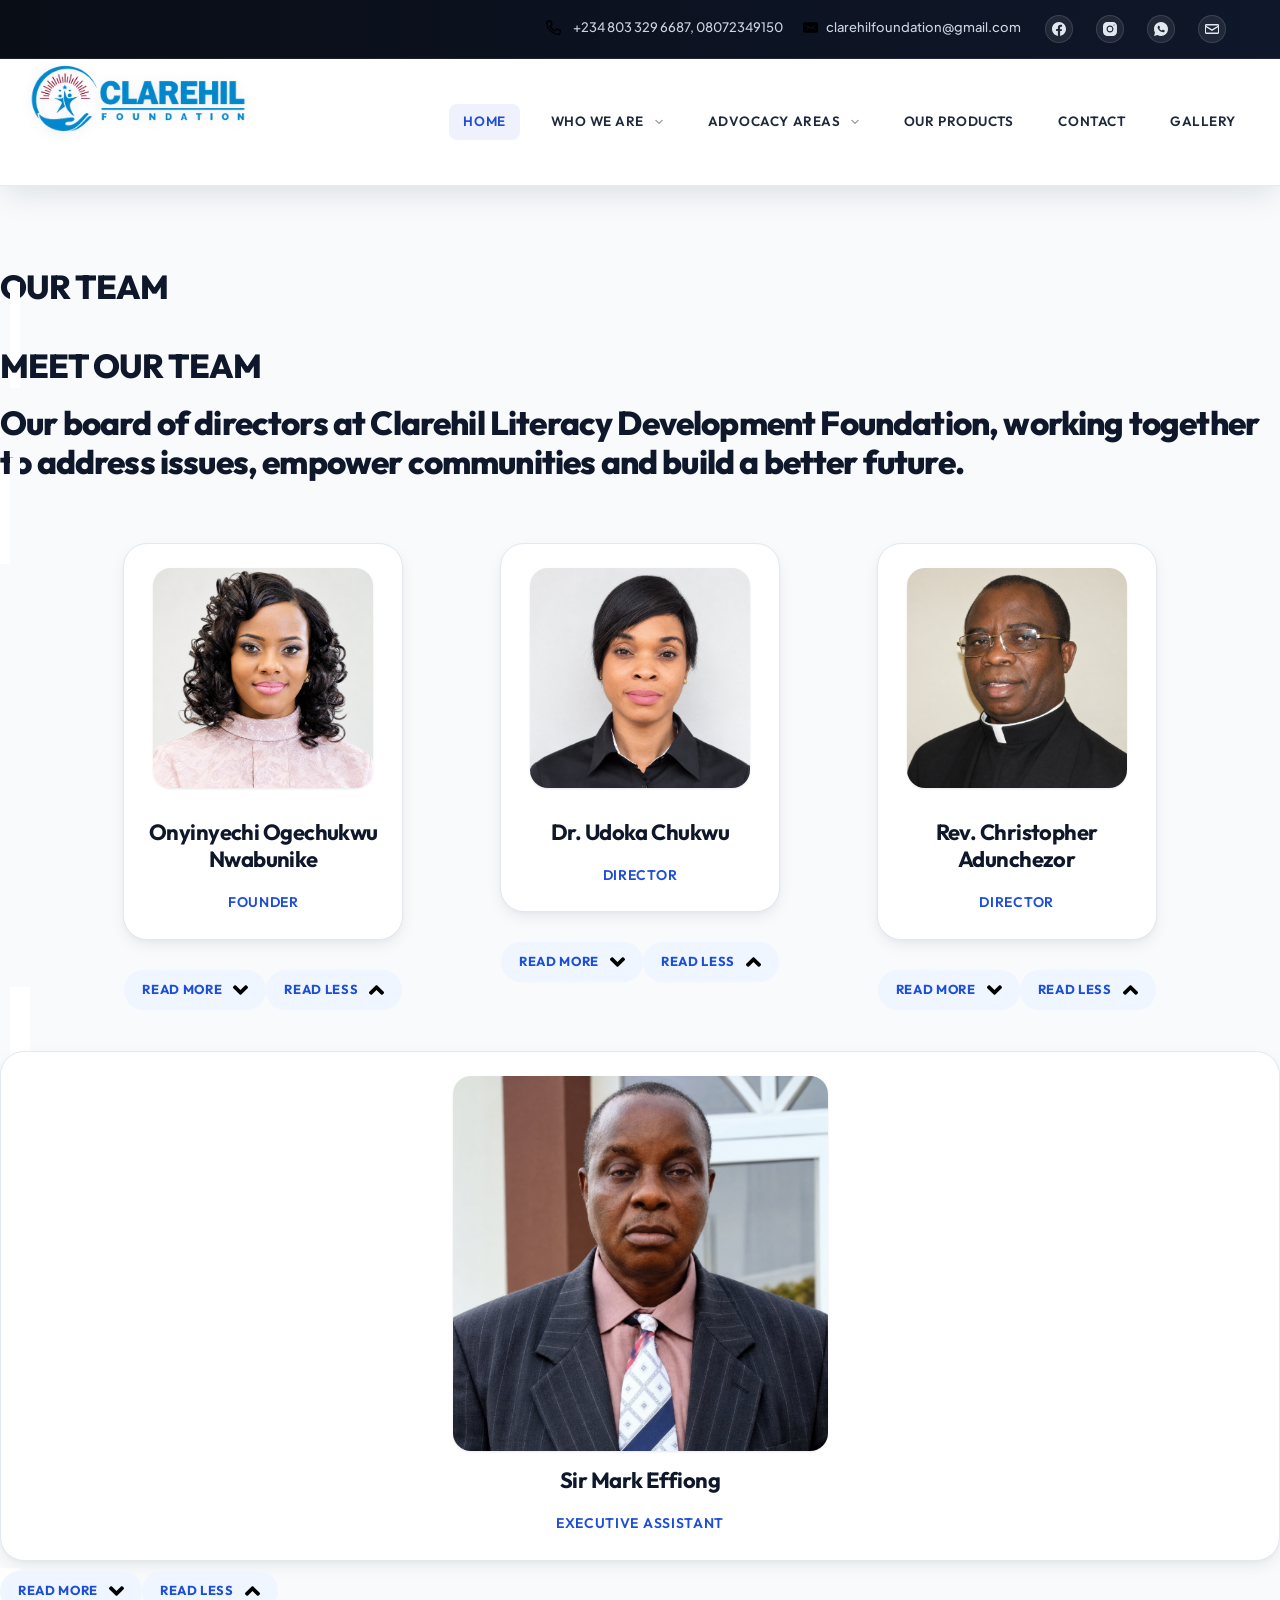
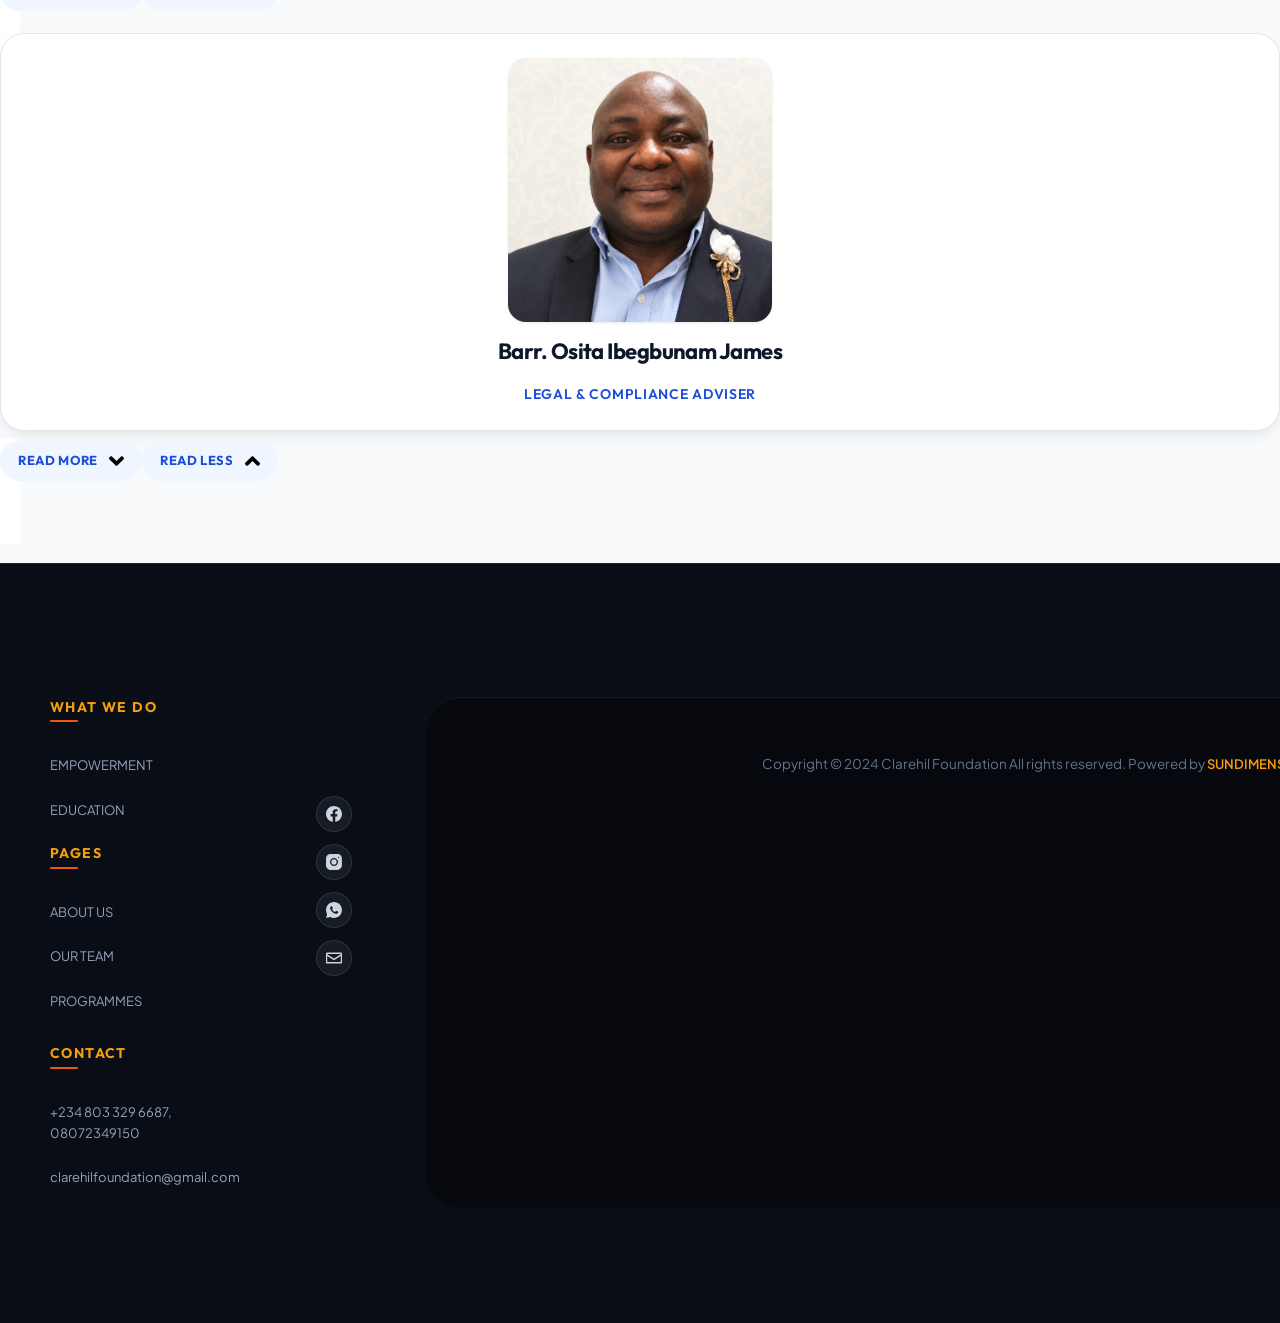
<file: our_team.html>
<!DOCTYPE html>

<html lang="en-US">
<head>
<meta charset="utf-8"/>
<meta content="width=device-width, initial-scale=1, maximum-scale=5, viewport-fit=cover" name="viewport"/>
<link href="https://gmpg.org/xfn/11" rel="profile"/>
<title>Our Team – Clarehil Literacy Development Foundation</title>
<meta content="max-image-preview:large" name="robots">
<link href="https://fonts.googleapis.com/" rel="dns-prefetch">
<link href="feed/index.html" rel="alternate" title="Clarehil Foundation » Feed" type="application/rss+xml"/>
<link href="comments/feed/index.html" rel="alternate" title="Clarehil Foundation » Comments Feed" type="application/rss+xml"/>
<link href="wp-json/oembed/1.0/embed@url=https%253A%252F%252Fbridge2betterinitiative.org%252Four-team%252F" rel="alternate" title="oEmbed (JSON)" type="application/json+oembed"/>
<link href="wp-json/oembed/1.0/embed@url=https%253A%252F%252Fbridge2betterinitiative.org%252Four-team%252F&amp;format=xml" rel="alternate" title="oEmbed (XML)" type="text/xml+oembed"/>
<style id="wp-img-auto-sizes-contain-inline-css">
img:is([sizes=auto i],[sizes^="auto," i]){contain-intrinsic-size:3000px 1500px}
/*# sourceURL=wp-img-auto-sizes-contain-inline-css */
</style>
<link href="wp-content/uploads/blocksy/css/global.css@ver=15220.css" id="blocksy-dynamic-global-css" media="all" rel="stylesheet"/>
<style id="global-styles-inline-css">
:root{--wp--preset--aspect-ratio--square: 1;--wp--preset--aspect-ratio--4-3: 4/3;--wp--preset--aspect-ratio--3-4: 3/4;--wp--preset--aspect-ratio--3-2: 3/2;--wp--preset--aspect-ratio--2-3: 2/3;--wp--preset--aspect-ratio--16-9: 16/9;--wp--preset--aspect-ratio--9-16: 9/16;--wp--preset--color--black: #000000;--wp--preset--color--cyan-bluish-gray: #abb8c3;--wp--preset--color--white: #ffffff;--wp--preset--color--pale-pink: #f78da7;--wp--preset--color--vivid-red: #cf2e2e;--wp--preset--color--luminous-vivid-orange: #ff6900;--wp--preset--color--luminous-vivid-amber: #fcb900;--wp--preset--color--light-green-cyan: #7bdcb5;--wp--preset--color--vivid-green-cyan: #00d084;--wp--preset--color--pale-cyan-blue: #8ed1fc;--wp--preset--color--vivid-cyan-blue: #0693e3;--wp--preset--color--vivid-purple: #9b51e0;--wp--preset--color--palette-color-1: var(--theme-palette-color-1, #ca0000);--wp--preset--color--palette-color-2: var(--theme-palette-color-2, #24417C);--wp--preset--color--palette-color-3: var(--theme-palette-color-3, #355575);--wp--preset--color--palette-color-4: var(--theme-palette-color-4, #102136);--wp--preset--color--palette-color-5: var(--theme-palette-color-5, #E7EBEE);--wp--preset--color--palette-color-6: var(--theme-palette-color-6, #F3F5F7);--wp--preset--color--palette-color-7: var(--theme-palette-color-7, #F7FAFD);--wp--preset--color--palette-color-8: var(--theme-palette-color-8, #ffffff);--wp--preset--color--palette-color-9: var(--theme-palette-color-9, #FFE8DA);--wp--preset--gradient--vivid-cyan-blue-to-vivid-purple: linear-gradient(135deg,rgb(6,147,227) 0%,rgb(155,81,224) 100%);--wp--preset--gradient--light-green-cyan-to-vivid-green-cyan: linear-gradient(135deg,rgb(122,220,180) 0%,rgb(0,208,130) 100%);--wp--preset--gradient--luminous-vivid-amber-to-luminous-vivid-orange: linear-gradient(135deg,rgb(252,185,0) 0%,rgb(255,105,0) 100%);--wp--preset--gradient--luminous-vivid-orange-to-vivid-red: linear-gradient(135deg,rgb(255,105,0) 0%,rgb(207,46,46) 100%);--wp--preset--gradient--very-light-gray-to-cyan-bluish-gray: linear-gradient(135deg,rgb(238,238,238) 0%,rgb(169,184,195) 100%);--wp--preset--gradient--cool-to-warm-spectrum: linear-gradient(135deg,rgb(74,234,220) 0%,rgb(151,120,209) 20%,rgb(207,42,186) 40%,rgb(238,44,130) 60%,rgb(251,105,98) 80%,rgb(254,248,76) 100%);--wp--preset--gradient--blush-light-purple: linear-gradient(135deg,rgb(255,206,236) 0%,rgb(152,150,240) 100%);--wp--preset--gradient--blush-bordeaux: linear-gradient(135deg,rgb(254,205,165) 0%,rgb(254,45,45) 50%,rgb(107,0,62) 100%);--wp--preset--gradient--luminous-dusk: linear-gradient(135deg,rgb(255,203,112) 0%,rgb(199,81,192) 50%,rgb(65,88,208) 100%);--wp--preset--gradient--pale-ocean: linear-gradient(135deg,rgb(255,245,203) 0%,rgb(182,227,212) 50%,rgb(51,167,181) 100%);--wp--preset--gradient--electric-grass: linear-gradient(135deg,rgb(202,248,128) 0%,rgb(113,206,126) 100%);--wp--preset--gradient--midnight: linear-gradient(135deg,rgb(2,3,129) 0%,rgb(40,116,252) 100%);--wp--preset--gradient--juicy-peach: linear-gradient(to right, #ffecd2 0%, #fcb69f 100%);--wp--preset--gradient--young-passion: linear-gradient(to right, #ff8177 0%, #ff867a 0%, #ff8c7f 21%, #f99185 52%, #cf556c 78%, #b12a5b 100%);--wp--preset--gradient--true-sunset: linear-gradient(to right, #fa709a 0%, #fee140 100%);--wp--preset--gradient--morpheus-den: linear-gradient(to top, #30cfd0 0%, #330867 100%);--wp--preset--gradient--plum-plate: linear-gradient(135deg, #667eea 0%, #764ba2 100%);--wp--preset--gradient--aqua-splash: linear-gradient(15deg, #13547a 0%, #80d0c7 100%);--wp--preset--gradient--love-kiss: linear-gradient(to top, #ff0844 0%, #ffb199 100%);--wp--preset--gradient--new-retrowave: linear-gradient(to top, #3b41c5 0%, #a981bb 49%, #ffc8a9 100%);--wp--preset--gradient--plum-bath: linear-gradient(to top, #cc208e 0%, #6713d2 100%);--wp--preset--gradient--high-flight: linear-gradient(to right, #0acffe 0%, #495aff 100%);--wp--preset--gradient--teen-party: linear-gradient(-225deg, #FF057C 0%, #8D0B93 50%, #321575 100%);--wp--preset--gradient--fabled-sunset: linear-gradient(-225deg, #231557 0%, #44107A 29%, #FF1361 67%, #FFF800 100%);--wp--preset--gradient--arielle-smile: radial-gradient(circle 248px at center, #16d9e3 0%, #30c7ec 47%, #46aef7 100%);--wp--preset--gradient--itmeo-branding: linear-gradient(180deg, #2af598 0%, #009efd 100%);--wp--preset--gradient--deep-blue: linear-gradient(to right, #6a11cb 0%, #2575fc 100%);--wp--preset--gradient--strong-bliss: linear-gradient(to right, #f78ca0 0%, #f9748f 19%, #fd868c 60%, #fe9a8b 100%);--wp--preset--gradient--sweet-period: linear-gradient(to top, #3f51b1 0%, #5a55ae 13%, #7b5fac 25%, #8f6aae 38%, #a86aa4 50%, #cc6b8e 62%, #f18271 75%, #f3a469 87%, #f7c978 100%);--wp--preset--gradient--purple-division: linear-gradient(to top, #7028e4 0%, #e5b2ca 100%);--wp--preset--gradient--cold-evening: linear-gradient(to top, #0c3483 0%, #a2b6df 100%, #6b8cce 100%, #a2b6df 100%);--wp--preset--gradient--mountain-rock: linear-gradient(to right, #868f96 0%, #596164 100%);--wp--preset--gradient--desert-hump: linear-gradient(to top, #c79081 0%, #dfa579 100%);--wp--preset--gradient--ethernal-constance: linear-gradient(to top, #09203f 0%, #537895 100%);--wp--preset--gradient--happy-memories: linear-gradient(-60deg, #ff5858 0%, #f09819 100%);--wp--preset--gradient--grown-early: linear-gradient(to top, #0ba360 0%, #3cba92 100%);--wp--preset--gradient--morning-salad: linear-gradient(-225deg, #B7F8DB 0%, #50A7C2 100%);--wp--preset--gradient--night-call: linear-gradient(-225deg, #AC32E4 0%, #7918F2 48%, #4801FF 100%);--wp--preset--gradient--mind-crawl: linear-gradient(-225deg, #473B7B 0%, #3584A7 51%, #30D2BE 100%);--wp--preset--gradient--angel-care: linear-gradient(-225deg, #FFE29F 0%, #FFA99F 48%, #FF719A 100%);--wp--preset--gradient--juicy-cake: linear-gradient(to top, #e14fad 0%, #f9d423 100%);--wp--preset--gradient--rich-metal: linear-gradient(to right, #d7d2cc 0%, #304352 100%);--wp--preset--gradient--mole-hall: linear-gradient(-20deg, #616161 0%, #9bc5c3 100%);--wp--preset--gradient--cloudy-knoxville: linear-gradient(120deg, #fdfbfb 0%, #ebedee 100%);--wp--preset--gradient--soft-grass: linear-gradient(to top, #c1dfc4 0%, #deecdd 100%);--wp--preset--gradient--saint-petersburg: linear-gradient(135deg, #f5f7fa 0%, #c3cfe2 100%);--wp--preset--gradient--everlasting-sky: linear-gradient(135deg, #fdfcfb 0%, #e2d1c3 100%);--wp--preset--gradient--kind-steel: linear-gradient(-20deg, #e9defa 0%, #fbfcdb 100%);--wp--preset--gradient--over-sun: linear-gradient(60deg, #abecd6 0%, #fbed96 100%);--wp--preset--gradient--premium-white: linear-gradient(to top, #d5d4d0 0%, #d5d4d0 1%, #eeeeec 31%, #efeeec 75%, #e9e9e7 100%);--wp--preset--gradient--clean-mirror: linear-gradient(45deg, #93a5cf 0%, #e4efe9 100%);--wp--preset--gradient--wild-apple: linear-gradient(to top, #d299c2 0%, #fef9d7 100%);--wp--preset--gradient--snow-again: linear-gradient(to top, #e6e9f0 0%, #eef1f5 100%);--wp--preset--gradient--confident-cloud: linear-gradient(to top, #dad4ec 0%, #dad4ec 1%, #f3e7e9 100%);--wp--preset--gradient--glass-water: linear-gradient(to top, #dfe9f3 0%, white 100%);--wp--preset--gradient--perfect-white: linear-gradient(-225deg, #E3FDF5 0%, #FFE6FA 100%);--wp--preset--font-size--small: 13px;--wp--preset--font-size--medium: 20px;--wp--preset--font-size--large: clamp(22px, 1.375rem + ((1vw - 3.2px) * 0.625), 30px);--wp--preset--font-size--x-large: clamp(30px, 1.875rem + ((1vw - 3.2px) * 1.563), 50px);--wp--preset--font-size--xx-large: clamp(45px, 2.813rem + ((1vw - 3.2px) * 2.734), 80px);--wp--preset--spacing--20: 0.44rem;--wp--preset--spacing--30: 0.67rem;--wp--preset--spacing--40: 1rem;--wp--preset--spacing--50: 1.5rem;--wp--preset--spacing--60: 2.25rem;--wp--preset--spacing--70: 3.38rem;--wp--preset--spacing--80: 5.06rem;--wp--preset--shadow--natural: 6px 6px 9px rgba(0, 0, 0, 0.2);--wp--preset--shadow--deep: 12px 12px 50px rgba(0, 0, 0, 0.4);--wp--preset--shadow--sharp: 6px 6px 0px rgba(0, 0, 0, 0.2);--wp--preset--shadow--outlined: 6px 6px 0px -3px rgb(255, 255, 255), 6px 6px rgb(0, 0, 0);--wp--preset--shadow--crisp: 6px 6px 0px rgb(0, 0, 0);}.wp-block-button{--wp--preset--dimension--25: 25%;--wp--preset--dimension--50: 50%;--wp--preset--dimension--75: 75%;--wp--preset--dimension--100: 100%;}:root { --wp--style--global--content-size: var(--theme-block-max-width);--wp--style--global--wide-size: var(--theme-block-wide-max-width); }:where(body) { margin: 0; }.wp-site-blocks > .alignleft { float: left; margin-right: 2em; }.wp-site-blocks > .alignright { float: right; margin-left: 2em; }.wp-site-blocks > .aligncenter { justify-content: center; margin-left: auto; margin-right: auto; }:where(.wp-site-blocks) > * { margin-block-start: var(--theme-content-spacing); margin-block-end: 0; }:where(.wp-site-blocks) > :first-child { margin-block-start: 0; }:where(.wp-site-blocks) > :last-child { margin-block-end: 0; }:root { --wp--style--block-gap: var(--theme-content-spacing); }:root :where(.is-layout-flow) > :first-child{margin-block-start: 0;}:root :where(.is-layout-flow) > :last-child{margin-block-end: 0;}:root :where(.is-layout-flow) > *{margin-block-start: var(--theme-content-spacing);margin-block-end: 0;}:root :where(.is-layout-constrained) > :first-child{margin-block-start: 0;}:root :where(.is-layout-constrained) > :last-child{margin-block-end: 0;}:root :where(.is-layout-constrained) > *{margin-block-start: var(--theme-content-spacing);margin-block-end: 0;}:root :where(.is-layout-flex){gap: var(--theme-content-spacing);}:root :where(.is-layout-grid){gap: var(--theme-content-spacing);}.is-layout-flow > .alignleft{float: left;margin-inline-start: 0;margin-inline-end: 2em;}.is-layout-flow > .alignright{float: right;margin-inline-start: 2em;margin-inline-end: 0;}.is-layout-flow > .aligncenter{margin-left: auto !important;margin-right: auto !important;}.is-layout-constrained > .alignleft{float: left;margin-inline-start: 0;margin-inline-end: 2em;}.is-layout-constrained > .alignright{float: right;margin-inline-start: 2em;margin-inline-end: 0;}.is-layout-constrained > .aligncenter{margin-left: auto !important;margin-right: auto !important;}.is-layout-constrained > :where(:not(.alignleft):not(.alignright):not(.alignfull)){max-width: var(--wp--style--global--content-size);margin-left: auto !important;margin-right: auto !important;}.is-layout-constrained > .alignwide{max-width: var(--wp--style--global--wide-size);}body .is-layout-flex{display: flex;}.is-layout-flex{flex-wrap: wrap;align-items: center;}.is-layout-flex > :is(*, div){margin: 0;}body .is-layout-grid{display: grid;}.is-layout-grid > :is(*, div){margin: 0;}body{padding-top: 0px;padding-right: 0px;padding-bottom: 0px;padding-left: 0px;}:root :where(.wp-element-button, .wp-block-button__link){font-style: inherit;font-weight: inherit;letter-spacing: inherit;text-transform: inherit;}.has-black-color{color: var(--wp--preset--color--black) !important;}.has-cyan-bluish-gray-color{color: var(--wp--preset--color--cyan-bluish-gray) !important;}.has-white-color{color: var(--wp--preset--color--white) !important;}.has-pale-pink-color{color: var(--wp--preset--color--pale-pink) !important;}.has-vivid-red-color{color: var(--wp--preset--color--vivid-red) !important;}.has-luminous-vivid-orange-color{color: var(--wp--preset--color--luminous-vivid-orange) !important;}.has-luminous-vivid-amber-color{color: var(--wp--preset--color--luminous-vivid-amber) !important;}.has-light-green-cyan-color{color: var(--wp--preset--color--light-green-cyan) !important;}.has-vivid-green-cyan-color{color: var(--wp--preset--color--vivid-green-cyan) !important;}.has-pale-cyan-blue-color{color: var(--wp--preset--color--pale-cyan-blue) !important;}.has-vivid-cyan-blue-color{color: var(--wp--preset--color--vivid-cyan-blue) !important;}.has-vivid-purple-color{color: var(--wp--preset--color--vivid-purple) !important;}.has-palette-color-1-color{color: var(--wp--preset--color--palette-color-1) !important;}.has-palette-color-2-color{color: var(--wp--preset--color--palette-color-2) !important;}.has-palette-color-3-color{color: var(--wp--preset--color--palette-color-3) !important;}.has-palette-color-4-color{color: var(--wp--preset--color--palette-color-4) !important;}.has-palette-color-5-color{color: var(--wp--preset--color--palette-color-5) !important;}.has-palette-color-6-color{color: var(--wp--preset--color--palette-color-6) !important;}.has-palette-color-7-color{color: var(--wp--preset--color--palette-color-7) !important;}.has-palette-color-8-color{color: var(--wp--preset--color--palette-color-8) !important;}.has-palette-color-9-color{color: var(--wp--preset--color--palette-color-9) !important;}.has-black-background-color{background-color: var(--wp--preset--color--black) !important;}.has-cyan-bluish-gray-background-color{background-color: var(--wp--preset--color--cyan-bluish-gray) !important;}.has-white-background-color{background-color: var(--wp--preset--color--white) !important;}.has-pale-pink-background-color{background-color: var(--wp--preset--color--pale-pink) !important;}.has-vivid-red-background-color{background-color: var(--wp--preset--color--vivid-red) !important;}.has-luminous-vivid-orange-background-color{background-color: var(--wp--preset--color--luminous-vivid-orange) !important;}.has-luminous-vivid-amber-background-color{background-color: var(--wp--preset--color--luminous-vivid-amber) !important;}.has-light-green-cyan-background-color{background-color: var(--wp--preset--color--light-green-cyan) !important;}.has-vivid-green-cyan-background-color{background-color: var(--wp--preset--color--vivid-green-cyan) !important;}.has-pale-cyan-blue-background-color{background-color: var(--wp--preset--color--pale-cyan-blue) !important;}.has-vivid-cyan-blue-background-color{background-color: var(--wp--preset--color--vivid-cyan-blue) !important;}.has-vivid-purple-background-color{background-color: var(--wp--preset--color--vivid-purple) !important;}.has-palette-color-1-background-color{background-color: var(--wp--preset--color--palette-color-1) !important;}.has-palette-color-2-background-color{background-color: var(--wp--preset--color--palette-color-2) !important;}.has-palette-color-3-background-color{background-color: var(--wp--preset--color--palette-color-3) !important;}.has-palette-color-4-background-color{background-color: var(--wp--preset--color--palette-color-4) !important;}.has-palette-color-5-background-color{background-color: var(--wp--preset--color--palette-color-5) !important;}.has-palette-color-6-background-color{background-color: var(--wp--preset--color--palette-color-6) !important;}.has-palette-color-7-background-color{background-color: var(--wp--preset--color--palette-color-7) !important;}.has-palette-color-8-background-color{background-color: var(--wp--preset--color--palette-color-8) !important;}.has-palette-color-9-background-color{background-color: var(--wp--preset--color--palette-color-9) !important;}.has-black-border-color{border-color: var(--wp--preset--color--black) !important;}.has-cyan-bluish-gray-border-color{border-color: var(--wp--preset--color--cyan-bluish-gray) !important;}.has-white-border-color{border-color: var(--wp--preset--color--white) !important;}.has-pale-pink-border-color{border-color: var(--wp--preset--color--pale-pink) !important;}.has-vivid-red-border-color{border-color: var(--wp--preset--color--vivid-red) !important;}.has-luminous-vivid-orange-border-color{border-color: var(--wp--preset--color--luminous-vivid-orange) !important;}.has-luminous-vivid-amber-border-color{border-color: var(--wp--preset--color--luminous-vivid-amber) !important;}.has-light-green-cyan-border-color{border-color: var(--wp--preset--color--light-green-cyan) !important;}.has-vivid-green-cyan-border-color{border-color: var(--wp--preset--color--vivid-green-cyan) !important;}.has-pale-cyan-blue-border-color{border-color: var(--wp--preset--color--pale-cyan-blue) !important;}.has-vivid-cyan-blue-border-color{border-color: var(--wp--preset--color--vivid-cyan-blue) !important;}.has-vivid-purple-border-color{border-color: var(--wp--preset--color--vivid-purple) !important;}.has-palette-color-1-border-color{border-color: var(--wp--preset--color--palette-color-1) !important;}.has-palette-color-2-border-color{border-color: var(--wp--preset--color--palette-color-2) !important;}.has-palette-color-3-border-color{border-color: var(--wp--preset--color--palette-color-3) !important;}.has-palette-color-4-border-color{border-color: var(--wp--preset--color--palette-color-4) !important;}.has-palette-color-5-border-color{border-color: var(--wp--preset--color--palette-color-5) !important;}.has-palette-color-6-border-color{border-color: var(--wp--preset--color--palette-color-6) !important;}.has-palette-color-7-border-color{border-color: var(--wp--preset--color--palette-color-7) !important;}.has-palette-color-8-border-color{border-color: var(--wp--preset--color--palette-color-8) !important;}.has-palette-color-9-border-color{border-color: var(--wp--preset--color--palette-color-9) !important;}.has-vivid-cyan-blue-to-vivid-purple-gradient-background{background: var(--wp--preset--gradient--vivid-cyan-blue-to-vivid-purple) !important;}.has-light-green-cyan-to-vivid-green-cyan-gradient-background{background: var(--wp--preset--gradient--light-green-cyan-to-vivid-green-cyan) !important;}.has-luminous-vivid-amber-to-luminous-vivid-orange-gradient-background{background: var(--wp--preset--gradient--luminous-vivid-amber-to-luminous-vivid-orange) !important;}.has-luminous-vivid-orange-to-vivid-red-gradient-background{background: var(--wp--preset--gradient--luminous-vivid-orange-to-vivid-red) !important;}.has-very-light-gray-to-cyan-bluish-gray-gradient-background{background: var(--wp--preset--gradient--very-light-gray-to-cyan-bluish-gray) !important;}.has-cool-to-warm-spectrum-gradient-background{background: var(--wp--preset--gradient--cool-to-warm-spectrum) !important;}.has-blush-light-purple-gradient-background{background: var(--wp--preset--gradient--blush-light-purple) !important;}.has-blush-bordeaux-gradient-background{background: var(--wp--preset--gradient--blush-bordeaux) !important;}.has-luminous-dusk-gradient-background{background: var(--wp--preset--gradient--luminous-dusk) !important;}.has-pale-ocean-gradient-background{background: var(--wp--preset--gradient--pale-ocean) !important;}.has-electric-grass-gradient-background{background: var(--wp--preset--gradient--electric-grass) !important;}.has-midnight-gradient-background{background: var(--wp--preset--gradient--midnight) !important;}.has-juicy-peach-gradient-background{background: var(--wp--preset--gradient--juicy-peach) !important;}.has-young-passion-gradient-background{background: var(--wp--preset--gradient--young-passion) !important;}.has-true-sunset-gradient-background{background: var(--wp--preset--gradient--true-sunset) !important;}.has-morpheus-den-gradient-background{background: var(--wp--preset--gradient--morpheus-den) !important;}.has-plum-plate-gradient-background{background: var(--wp--preset--gradient--plum-plate) !important;}.has-aqua-splash-gradient-background{background: var(--wp--preset--gradient--aqua-splash) !important;}.has-love-kiss-gradient-background{background: var(--wp--preset--gradient--love-kiss) !important;}.has-new-retrowave-gradient-background{background: var(--wp--preset--gradient--new-retrowave) !important;}.has-plum-bath-gradient-background{background: var(--wp--preset--gradient--plum-bath) !important;}.has-high-flight-gradient-background{background: var(--wp--preset--gradient--high-flight) !important;}.has-teen-party-gradient-background{background: var(--wp--preset--gradient--teen-party) !important;}.has-fabled-sunset-gradient-background{background: var(--wp--preset--gradient--fabled-sunset) !important;}.has-arielle-smile-gradient-background{background: var(--wp--preset--gradient--arielle-smile) !important;}.has-itmeo-branding-gradient-background{background: var(--wp--preset--gradient--itmeo-branding) !important;}.has-deep-blue-gradient-background{background: var(--wp--preset--gradient--deep-blue) !important;}.has-strong-bliss-gradient-background{background: var(--wp--preset--gradient--strong-bliss) !important;}.has-sweet-period-gradient-background{background: var(--wp--preset--gradient--sweet-period) !important;}.has-purple-division-gradient-background{background: var(--wp--preset--gradient--purple-division) !important;}.has-cold-evening-gradient-background{background: var(--wp--preset--gradient--cold-evening) !important;}.has-mountain-rock-gradient-background{background: var(--wp--preset--gradient--mountain-rock) !important;}.has-desert-hump-gradient-background{background: var(--wp--preset--gradient--desert-hump) !important;}.has-ethernal-constance-gradient-background{background: var(--wp--preset--gradient--ethernal-constance) !important;}.has-happy-memories-gradient-background{background: var(--wp--preset--gradient--happy-memories) !important;}.has-grown-early-gradient-background{background: var(--wp--preset--gradient--grown-early) !important;}.has-morning-salad-gradient-background{background: var(--wp--preset--gradient--morning-salad) !important;}.has-night-call-gradient-background{background: var(--wp--preset--gradient--night-call) !important;}.has-mind-crawl-gradient-background{background: var(--wp--preset--gradient--mind-crawl) !important;}.has-angel-care-gradient-background{background: var(--wp--preset--gradient--angel-care) !important;}.has-juicy-cake-gradient-background{background: var(--wp--preset--gradient--juicy-cake) !important;}.has-rich-metal-gradient-background{background: var(--wp--preset--gradient--rich-metal) !important;}.has-mole-hall-gradient-background{background: var(--wp--preset--gradient--mole-hall) !important;}.has-cloudy-knoxville-gradient-background{background: var(--wp--preset--gradient--cloudy-knoxville) !important;}.has-soft-grass-gradient-background{background: var(--wp--preset--gradient--soft-grass) !important;}.has-saint-petersburg-gradient-background{background: var(--wp--preset--gradient--saint-petersburg) !important;}.has-everlasting-sky-gradient-background{background: var(--wp--preset--gradient--everlasting-sky) !important;}.has-kind-steel-gradient-background{background: var(--wp--preset--gradient--kind-steel) !important;}.has-over-sun-gradient-background{background: var(--wp--preset--gradient--over-sun) !important;}.has-premium-white-gradient-background{background: var(--wp--preset--gradient--premium-white) !important;}.has-clean-mirror-gradient-background{background: var(--wp--preset--gradient--clean-mirror) !important;}.has-wild-apple-gradient-background{background: var(--wp--preset--gradient--wild-apple) !important;}.has-snow-again-gradient-background{background: var(--wp--preset--gradient--snow-again) !important;}.has-confident-cloud-gradient-background{background: var(--wp--preset--gradient--confident-cloud) !important;}.has-glass-water-gradient-background{background: var(--wp--preset--gradient--glass-water) !important;}.has-perfect-white-gradient-background{background: var(--wp--preset--gradient--perfect-white) !important;}.has-small-font-size{font-size: var(--wp--preset--font-size--small) !important;}.has-medium-font-size{font-size: var(--wp--preset--font-size--medium) !important;}.has-large-font-size{font-size: var(--wp--preset--font-size--large) !important;}.has-x-large-font-size{font-size: var(--wp--preset--font-size--x-large) !important;}.has-xx-large-font-size{font-size: var(--wp--preset--font-size--xx-large) !important;}
/*# sourceURL=global-styles-inline-css */
</style>
<link href="wp-content/plugins/contact-form-7/includes/css/styles.css@ver=6.0.2.css" id="contact-form-7-css" media="all" rel="stylesheet"/>
<link href="wp-content/plugins/foogallery/extensions/default-templates/shared/css/foogallery.min.css@ver=2.4.27.css" id="foogallery-core-css" media="all" rel="stylesheet"/>
<link href="wp-content/plugins/ht-mega-for-elementor/assets/css/htbbootstrap.css@ver=2.7.7.css" id="htbbootstrap-css" media="all" rel="stylesheet"/>
<link href="wp-content/plugins/elementor/assets/lib/font-awesome/css/font-awesome.min.css@ver=4.7.0.css" id="font-awesome-css" media="all" rel="stylesheet"/>
<link href="wp-content/plugins/ht-mega-for-elementor/assets/css/animation.css@ver=2.7.7.css" id="htmega-animation-css" media="all" rel="stylesheet"/>
<link href="wp-content/plugins/ht-mega-for-elementor/assets/css/htmega-keyframes.css@ver=2.7.7.css" id="htmega-keyframes-css" media="all" rel="stylesheet"/>
<link href="wp-content/plugins/ht-mega-for-elementor/assets/css/htmega-global-style.min.css@ver=2.7.7.css" id="htmega-global-style-min-css" media="all" rel="stylesheet"/>
<link href="wp-content/themes/blocksy/style.css@ver=7.1.css" id="parent-style-css" media="all" rel="stylesheet"/>
<link href="https://fonts.googleapis.com/css2?family=Raleway:wght@400;500;600;700&amp;family=Montserrat:wght@600&amp;family=Montserrat%20Alternates:wght@700&amp;family=Noto%20Sans%20Arabic:wght@700&amp;display=swap" id="blocksy-fonts-font-source-google-css" media="all" rel="stylesheet"/>
<link href="wp-content/themes/blocksy/static/bundle/main.min.css@ver=2.0.83.css" id="ct-main-styles-css" media="all" rel="stylesheet"/>
<link href="wp-content/themes/blocksy/static/bundle/elementor-frontend.min.css@ver=2.0.83.css" id="ct-elementor-styles-css" media="all" rel="stylesheet"/>
<link href="wp-content/themes/blocksy/static/bundle/cf-7.min.css@ver=2.0.83.css" id="ct-cf-7-styles-css" media="all" rel="stylesheet"/>
<link href="wp-content/themes/blocksy/static/bundle/wpforms.min.css@ver=2.0.83.css" id="ct-wpforms-styles-css" media="all" rel="stylesheet"/>
<link href="wp-content/plugins/elementor/assets/css/frontend.min.css@ver=3.26.3.css" id="elementor-frontend-css" media="all" rel="stylesheet"/>
<link href="wp-content/uploads/elementor/css/post-1476.css@ver=1749652223.css" id="elementor-post-1476-css" media="all" rel="stylesheet"/>
<link href="wp-content/plugins/elementor/assets/css/widget-heading.min.css@ver=3.26.3.css" id="widget-heading-css" media="all" rel="stylesheet"/>
<link href="wp-content/plugins/elementor/assets/css/widget-spacer.min.css@ver=3.26.3.css" id="widget-spacer-css" media="all" rel="stylesheet"/>
<link href="wp-content/plugins/elementor/assets/css/widget-image-box.min.css@ver=3.26.3.css" id="widget-image-box-css" media="all" rel="stylesheet"/>
<link href="https://bridge2betterinitiative.org/wp-content/uploads/elementor/css/post-1971.css?ver=1778680538" id="elementor-post-1971-css" media="all" rel="stylesheet"/>
<link href="wp-content/plugins/essential-addons-for-elementor-lite/assets/front-end/css/view/general.min.css@ver=6.1.0.css" id="eael-general-css" media="all" rel="stylesheet"/>
<link href="wp-content/plugins/bdthemes-prime-slider-lite/assets/css/bdt-uikit.css@ver=3.21.7.css" id="bdt-uikit-css" media="all" rel="stylesheet"/>
<link href="wp-content/plugins/bdthemes-prime-slider-lite/assets/css/prime-slider-site.css@ver=3.16.5.css" id="prime-slider-site-css" media="all" rel="stylesheet"/>
<link href="https://fonts.googleapis.com/css?family=Montserrat:100,100italic,200,200italic,300,300italic,400,400italic,500,500italic,600,600italic,700,700italic,800,800italic,900,900italic%7CRaleway:100,100italic,200,200italic,300,300italic,400,400italic,500,500italic,600,600italic,700,700italic,800,800italic,900,900italic&amp;display=auto&amp;ver=7.1" id="google-fonts-1-css" media="all" rel="stylesheet"/>
<link crossorigin="" href="https://fonts.gstatic.com/" rel="preconnect"/><!--n2css--><!--n2js--><script id="jquery-core-js" src="wp-includes/js/jquery/jquery.min.js@ver=3.7.1"></script>
<script id="jquery-migrate-js" src="wp-includes/js/jquery/jquery-migrate.min.js@ver=3.4.1"></script>
<script id="bdt-uikit-js" src="wp-content/plugins/bdthemes-prime-slider-lite/assets/js/bdt-uikit.min.js@ver=3.21.7"></script>
<link href="wp-json/index.html" rel="https://api.w.org/"><link href="wp-json/wp/v2/pages/1971" rel="alternate" title="JSON" type="application/json"/><link href="https://bridge2betterinitiative.org/xmlrpc.php?rsd" rel="EditURI" title="RSD" type="application/rsd+xml"/>
<meta content="WordPress 7.1" name="generator">
<link href="index.html@p=1971.html" rel="canonical"/>
<link href="index.html@p=1971.html" rel="shortlink"/>
<meta content="1.4.9" name="cdp-version"/><noscript><link href="wp-content/themes/blocksy/static/bundle/no-scripts.min.css" rel="stylesheet" type="text/css"/></noscript>
<meta content="Elementor 3.26.3; features: e_font_icon_svg, additional_custom_breakpoints; settings: css_print_method-external, google_font-enabled, font_display-auto" name="generator"/>
<style>
				.e-con.e-parent:nth-of-type(n+4):not(.e-lazyloaded):not(.e-no-lazyload),
				.e-con.e-parent:nth-of-type(n+4):not(.e-lazyloaded):not(.e-no-lazyload) * {
					background-image: none !important;
				}
				@media screen and (max-height: 1024px) {
					.e-con.e-parent:nth-of-type(n+3):not(.e-lazyloaded):not(.e-no-lazyload),
					.e-con.e-parent:nth-of-type(n+3):not(.e-lazyloaded):not(.e-no-lazyload) * {
						background-image: none !important;
					}
				}
				@media screen and (max-height: 640px) {
					.e-con.e-parent:nth-of-type(n+2):not(.e-lazyloaded):not(.e-no-lazyload),
					.e-con.e-parent:nth-of-type(n+2):not(.e-lazyloaded):not(.e-no-lazyload) * {
						background-image: none !important;
					}
				}
			</style>
<link href="logo.png" rel="icon" sizes="32x32">
<link href="logo.png" rel="icon" sizes="192x192"/>
<link href="logo.png" rel="apple-touch-icon"/>
<meta content="logo.png" name="msapplication-TileImage">
<style id="wp-custom-css">
.ct-service-card:hover .elementor-widget-icon svg {
	fill: var(--theme-palette-color-8) !important;
}
.ct-service-card:hover h3,
.ct-service-card:hover .e-con-inner > .elementor-widget-text-editor p {
	color: var(--theme-palette-color-8)
}
.wpforms-field-label {
    color: #ffff; /* Changes the label text color to white */
}

.wpforms-confirmation-container {
    color: #0000; /* Changes the text color inside the confirmation message to white */
}
.wpforms-confirmation-container {
    margin-top: 20px; /* Adjusts the container to move down by 20px */
  
}
#block-114 {
    font-weight: bold; /* Makes the font weight bold */
    /* Or you can use a specific weight like 700 */
    /* font-weight: 700; */
}
#wpforms-submit-4389 {
   padding: 5px 10px;
   width: 120px;
   height: 40px;
   font-size: 16px;
   border-radius:  3px !important; 
   box-sizing: border-box;
}

	#wpforms-4389-field_2-container {
    margin-top: -10px; /* Move the element up by 10px */
    position: relative; /* Allows you to use the top property */
    top: -10px; /* Another option to move the element up */
}
input#wpforms-4389-field_2 {
    width: 100%; /* Make input field responsive */
    padding: 10px; /* Add padding for better appearance */
    border: 2px solid #ccc; /* Default border */
    border-radius: 5px; /* Rounded corners */
    font-size: 16px; /* Adjust font size */
    color: #333; /* Text color */
    background-color: #f9f9f9; /* Light background color */
    box-shadow: inset 0 1px 3px rgba(0, 0, 0, 0.1); /* Subtle shadow inside the input */
    transition: border-color 0.3s ease; /* Smooth transition for hover or focus */
}
.wpforms-container .wpforms-field-checkbox li::marker {
    content: ''; /* Removes the marker */
    display: none; /* Ensures it doesn't take up space */
}

.wpforms-container .wpforms-field-checkbox {
    list-style: none; /* Disables list-style for the entire checkbox group */
    padding-left: 0; /* Removes any extra padding on the left */
}




	
 
</style>
<style id="wpforms-css-vars-root">
				:root {
					--wpforms-field-border-radius: 3px;
--wpforms-field-border-style: solid;
--wpforms-field-border-size: 1px;
--wpforms-field-background-color: #ffffff;
--wpforms-field-border-color: rgba( 0, 0, 0, 0.25 );
--wpforms-field-border-color-spare: rgba( 0, 0, 0, 0.25 );
--wpforms-field-text-color: rgba( 0, 0, 0, 0.7 );
--wpforms-field-menu-color: #ffffff;
--wpforms-label-color: rgba( 0, 0, 0, 0.85 );
--wpforms-label-sublabel-color: rgba( 0, 0, 0, 0.55 );
--wpforms-label-error-color: #d63637;
--wpforms-button-border-radius: 3px;
--wpforms-button-border-style: none;
--wpforms-button-border-size: 1px;
--wpforms-button-background-color: #066aab;
--wpforms-button-border-color: #066aab;
--wpforms-button-text-color: #ffffff;
--wpforms-page-break-color: #066aab;
--wpforms-background-image: none;
--wpforms-background-position: center center;
--wpforms-background-repeat: no-repeat;
--wpforms-background-size: cover;
--wpforms-background-width: 100px;
--wpforms-background-height: 100px;
--wpforms-background-color: rgba( 0, 0, 0, 0 );
--wpforms-background-url: none;
--wpforms-container-padding: 0px;
--wpforms-container-border-style: none;
--wpforms-container-border-width: 1px;
--wpforms-container-border-color: #000000;
--wpforms-container-border-radius: 3px;
--wpforms-field-size-input-height: 43px;
--wpforms-field-size-input-spacing: 15px;
--wpforms-field-size-font-size: 16px;
--wpforms-field-size-line-height: 19px;
--wpforms-field-size-padding-h: 14px;
--wpforms-field-size-checkbox-size: 16px;
--wpforms-field-size-sublabel-spacing: 5px;
--wpforms-field-size-icon-size: 1;
--wpforms-label-size-font-size: 16px;
--wpforms-label-size-line-height: 19px;
--wpforms-label-size-sublabel-font-size: 14px;
--wpforms-label-size-sublabel-line-height: 17px;
--wpforms-button-size-font-size: 17px;
--wpforms-button-size-height: 41px;
--wpforms-button-size-padding-h: 15px;
--wpforms-button-size-margin-top: 10px;
--wpforms-container-shadow-size-box-shadow: none;

				}
			</style> <link href="wp-content/plugins/fluentform/assets/css/fluent-forms-elementor-widget.css@ver=5.2.9.css" id="fluentform-elementor-widget-css" media="all" rel="stylesheet"/>
<link href="modern-style.css" rel="stylesheet"/>
<style id="team-layout-fix">
/* Layout-only fix for the team cards: centering + smaller card size. No colors/fonts/etc. changed. */
.elementor .elementor-element.elementor-element-ff85bb8 > .e-con-inner{
  display:flex !important; flex-direction:row !important; flex-wrap:wrap !important;
  justify-content:center !important; align-items:flex-start !important;
  gap:30px !important; width:100% !important; max-width:1100px !important;
  margin-left:auto !important; margin-right:auto !important; box-sizing:border-box;
}
.elementor .elementor-element.elementor-element-ff85bb8 > .e-con-inner > .e-con.e-child{
  flex:0 1 300px !important; width:100% !important; max-width:300px !important; min-width:0 !important;
  margin:0 auto !important; box-sizing:border-box;
  display:flex !important; flex-direction:column !important; align-items:center !important; text-align:center !important;
}
.elementor-element-ff85bb8 .elementor-widget{ width:100% !important; max-width:100% !important; margin-left:auto; margin-right:auto; }
.elementor-element-ff85bb8 .elementor-widget-container{ text-align:center; }
.elementor-element-ff85bb8 .elementor-image-box-wrapper{
  display:flex; flex-direction:column; align-items:center; text-align:center; width:100%;
}
.elementor-element-ff85bb8 .elementor-image-box-img{
  display:block; width:100% !important; max-width:220px; margin:0 auto 15px !important;
}
.elementor-element-ff85bb8 .elementor-image-box-img img{
  display:block; width:100% !important; height:auto !important; margin:0 auto; object-fit:cover;
}
.elementor-element-ff85bb8 .elementor-image-box-content{ width:100%; text-align:center; margin:0 auto; }
.elementor-element-ff85bb8 .elementor-image-box-title,
.elementor-element-ff85bb8 .elementor-image-box-description{ text-align:center; margin-left:auto; margin-right:auto; }
.elementor-element-ff85bb8 .htmega-toggle-area,
.elementor-element-ff85bb8 .htmega-toggle-button,
.elementor-element-ff85bb8 .htmega_custom_content{ text-align:center; width:100%; margin-left:auto; margin-right:auto; }
.elementor-element-ff85bb8 .htmega_custom_content{ overflow-wrap:break-word; word-wrap:break-word; }
.elementor-element-ff85bb8 .htmega_custom_content li{ list-style-position:inside; }
@media (max-width:767px){
  .elementor .elementor-element.elementor-element-ff85bb8 > .e-con-inner > .e-con.e-child{ flex-basis:100% !important; max-width:320px !important; }
}
</style>
</meta></link></meta></link></link></meta></head>
<body class="wp-singular page-template-default page page-id-1971 wp-custom-logo wp-embed-responsive wp-theme-blocksy wp-child-theme-blocksy-child elementor-default elementor-kit-1476 elementor-page elementor-page-1971 ct-elementor-default-template" data-footer="type-1" data-header="type-1:sticky" data-link="type-2" data-prefix="single_page" itemscope="itemscope" itemtype="https://schema.org/WebPage">
<a class="skip-link screen-reader-text" href="index.html@p=1971.html#main">Skip to content</a><div class="ct-drawer-canvas" data-location="start"><div aria-label="Offcanvas modal" class="ct-panel ct-header" data-behaviour="right-side" id="offcanvas" inert=""><div class="ct-panel-inner">
<div class="ct-panel-actions">
<button aria-label="Close drawer" class="ct-toggle-close" data-type="type-1">
<svg class="ct-icon" height="12" viewbox="0 0 15 15" width="12"><path d="M1 15a1 1 0 01-.71-.29 1 1 0 010-1.41l5.8-5.8-5.8-5.8A1 1 0 011.7.29l5.8 5.8 5.8-5.8a1 1 0 011.41 1.41l-5.8 5.8 5.8 5.8a1 1 0 01-1.41 1.41l-5.8-5.8-5.8 5.8A1 1 0 011 15z"></path></svg>
</button>
</div>
<div class="ct-panel-content" data-device="desktop"><div class="ct-panel-content-inner"></div></div><div class="ct-panel-content" data-device="mobile"><div class="ct-panel-content-inner">
<a class="site-logo-container" data-id="offcanvas-logo" href="index.html" itemprop="url" rel="home">
<img alt="Clarehil Foundation" class="default-logo" decoding="async" height="559" loading="lazy" sizes="(max-width: 866px) 100vw, 866px" src="logo.png" srcset="logo.png" width="866"/> </a>
<nav aria-label="Main menu" class="mobile-menu menu-container has-submenu" data-id="mobile-menu" data-interaction="click" data-submenu-dots="yes" data-toggle-type="type-1">
<ul class="" id="menu-main-menu-1"><li class="menu-item menu-item-type-post_type menu-item-object-page menu-item-home current-menu-item page_item page-item-565 current_page_item menu-item-5654"><a aria-current="page" class="ct-menu-link" href="index.html">Home</a></li>
<li class="menu-item menu-item-type-custom menu-item-object-custom menu-item-has-children menu-item-2237"><span class="ct-sub-menu-parent"><a class="ct-menu-link" href="index.html#">WHO WE ARE</a><button aria-expanded="false" aria-haspopup="true" aria-label="Expand dropdown menu" class="ct-toggle-dropdown-mobile"><svg class="ct-icon toggle-icon-3" height="12" viewbox="0 0 15 15" width="12"><path d="M2.6,5.8L2.6,5.8l4.3,5C7,11,7.3,11.1,7.5,11.1S8,11,8.1,10.8l4.2-4.9l0.1-0.1c0.1-0.1,0.1-0.2,0.1-0.3c0-0.3-0.2-0.5-0.5-0.5l0,0H3l0,0c-0.3,0-0.5,0.2-0.5,0.5C2.5,5.7,2.5,5.8,2.6,5.8z"></path></svg></button></span>
<ul class="sub-menu">
<li class="menu-item menu-item-type-post_type menu-item-object-page menu-item-1996"><a class="ct-menu-link" href="about.html">ABOUT US</a></li>
<li class="menu-item menu-item-type-post_type menu-item-object-page menu-item-1995"><a class="ct-menu-link" href="our.team.html">OUR TEAM</a></li>
</ul>
</li>
<li class="menu-item menu-item-type-custom menu-item-object-custom menu-item-has-children menu-item-4815"><span class="ct-sub-menu-parent"><a class="ct-menu-link" href="index.html#">ADVOCACY AREAS</a><button aria-expanded="false" aria-haspopup="true" aria-label="Expand dropdown menu" class="ct-toggle-dropdown-mobile"><svg class="ct-icon toggle-icon-3" height="12" viewbox="0 0 15 15" width="12"><path d="M2.6,5.8L2.6,5.8l4.3,5C7,11,7.3,11.1,7.5,11.1S8,11,8.1,10.8l4.2-4.9l0.1-0.1c0.1-0.1,0.1-0.2,0.1-0.3c0-0.3-0.2-0.5-0.5-0.5l0,0H3l0,0c-0.3,0-0.5,0.2-0.5,0.5C2.5,5.7,2.5,5.8,2.6,5.8z"></path></svg></button></span>
<ul class="sub-menu">
<li class="menu-item menu-item-type-post_type menu-item-object-page menu-item-1710"><a class="ct-menu-link" href="index.html@p=1664.html">EDUCATION</a></li>
<li class="menu-item menu-item-type-post_type menu-item-object-page menu-item-1956"><a class="ct-menu-link" href="index.html@p=1936.html">EMPOWERMENT</a></li>
</ul>
</li>
<li class="menu-item menu-item-type-post_type menu-item-object-page menu-item-4844"><a class="ct-menu-link" href="our-products.html">OUR PRODUCTS</a></li>
<li class="menu-item menu-item-type-post_type menu-item-object-page menu-item-1696"><a class="ct-menu-link" href="index.html@p=1038.html">CONTACT</a></li>
<li class="menu-item menu-item-type-post_type menu-item-object-page menu-item-2273"><a class="ct-menu-link" href="index.html@p=1034.html">GALLERY</a></li>
</ul></nav>
</div></div></div></div></div>
<div id="main-container">
<header class="ct-header" data-id="type-1" id="header" itemscope="" itemtype="https://schema.org/WPHeader"><div data-device="desktop"><div data-column-set="1" data-row="top"><div class="ct-container"><div data-column="end" data-placements="1"><div data-items="primary">
<div class="ct-header-text" data-id="text">
<div class="entry-content is-layout-flow">
<p><a style="margin-right: 20px; text-decoration: none;"> <img src="wp-content/uploads/2024/02/phone.svg" width="15"/>  +234 803 329 6687, 08072349150 </a><a href="mailto:clarehilfoundation@gmail.com" style="text-decoration: none;"><img src="wp-content/uploads/2024/06/wpf-message.svg" width="15"/> clarehilfoundation@gmail.com</a></p> </div>
</div>
<div class="ct-header-socials" data-id="socials">
<div class="ct-social-box" data-color="custom" data-icon-size="custom" data-icons-type="simple">



<a aria-label="Facebook" data-network="facebook" href=""><span class="ct-icon-container"><svg aria-hidden="true" height="20" viewbox="0 0 20 20" width="20"><path d="M20,10.1c0-5.5-4.5-10-10-10S0,4.5,0,10.1c0,5,3.7,9.1,8.4,9.9v-7H5.9v-2.9h2.5V7.9C8.4,5.4,9.9,4,12.2,4c1.1,0,2.2.2,2.2.2v2.5h-1.3c-1.2,0-1.6,0.8-1.6,1.6v1.9h2.8L13.9,13h-2.3v7C16.3,19.2,20,15.1,20,10.1z"></path></svg></span></a><a aria-label="Instagram" data-network="instagram" href="https://www.instagram.com/clarehil_foundation" style="--official-color: #ed1376"><span class="ct-icon-container"><svg aria-hidden="true" height="20" viewbox="0 0 20 20" width="20"><circle cx="10" cy="10" r="3.3"></circle><path d="M14.2,0H5.8C2.6,0,0,2.6,0,5.8v8.3C0,17.4,2.6,20,5.8,20h8.3c3.2,0,5.8-2.6,5.8-5.8V5.8C20,2.6,17.4,0,14.2,0zM10,15c-2.8,0-5-2.2-5-5s2.2-5,5-5s5,2.2,5,5S12.8,15,10,15z M15.8,5C15.4,5,15,4.6,15,4.2s0.4-0.8,0.8-0.8s0.8,0.4,0.8,0.8S16.3,5,15.8,5z"></path></svg></span></a><a aria-label="WhatsApp" data-network="whatsapp" href="https://wa.me/2348033296687" style="--official-color: #5bba67"><span class="ct-icon-container"><svg aria-hidden="true" height="20" viewbox="0 0 20 20" width="20"><path d="M10,0C4.5,0,0,4.5,0,10c0,1.9,0.5,3.6,1.4,5.1L0.1,20l5-1.3C6.5,19.5,8.2,20,10,20c5.5,0,10-4.5,10-10S15.5,0,10,0zM6.6,5.3c.2,0,.3,0,.5,0c.2,0,.4,0,.6,0.4c.2,0.5,0.7,1.7,0.8,1.8c.1,0.1,0.1,0.3,0,0.4C8.3,8.2,8.3,8.3,8.1,8.5C8,8.6,7.9,8.8,7.8,8.9C7.7,9,7.5,9.1,7.7,9.4c.1,0.2,0.6,1.1,1.4,1.7c.9,0.8,1.7,1.1,2,1.2c.2,0.1,0.4,0.1,0.5-0.1c.1-0.2,0.6-0.7,0.8-1c.2-0.2,0.3-0.2,0.6-0.1c.2,0.1,1.4,0.7,1.7,0.8s.4,0.2,0.5,0.3c.1,0.1,0.1,0.6-0.1,1.2c-0.2,0.6-1.2,1.1-1.7,1.2c-0.5,0-0.9,0.2-3-0.6c-2.5-1-4.1-3.6-4.2-3.7c-0.1-0.2-1-1.3-1-2.6c0-1.2,0.6-1.8,0.9-2.1C6.1,5.4,6.4,5.3,6.6,5.3z"></path></svg></span></a><a aria-label="Email" data-network="email" href="mailto:clarehilfoundation@gmail.com"><span class="ct-icon-container"><svg aria-hidden="true" height="20" viewbox="0 0 20 20" width="20"><path d="M1.5 3h17A1.5 1.5 0 0 1 20 4.5v11A1.5 1.5 0 0 1 18.5 17h-17A1.5 1.5 0 0 1 0 15.5v-11A1.5 1.5 0 0 1 1.5 3zm0 2v.2l8.5 5.3 8.5-5.3V5H1.5zm17 10V7.55l-8.5 5.3-8.5-5.3V15h17z"></path></svg></span></a></div>
</div>
</div></div></div></div><div class="ct-sticky-container"><div data-sticky="shrink"><div data-column-set="2" data-row="middle"><div class="ct-container-fluid"><div data-column="start" data-placements="1"><div data-items="primary">
<div class="site-branding" data-id="logo" itemscope="itemscope" itemtype="https://schema.org/Organization">
<a class="site-logo-container" href="index.html" itemprop="url" rel="home"><img alt="Clarehil Foundation" class="default-logo" decoding="async" height="512" loading="lazy" sizes="(max-width: 512px) 100vw, 512px" src="logo.png" srcset="logo.png" width="512"/></a>
</div>
</div></div><div data-column="end" data-placements="1"><div data-items="primary">
<nav aria-label="Main menu" class="header-menu-1 menu-container" data-dropdown="type-1:simple" data-id="menu" data-interaction="click:item" data-menu="type-3" data-responsive="no" id="header-menu-1" itemscope="" itemtype="https://schema.org/SiteNavigationElement">
<ul class="menu" id="menu-main-menu"><li class="menu-item menu-item-type-post_type menu-item-object-page menu-item-home current-menu-item page_item page-item-565 current_page_item menu-item-5654" id="menu-item-5654"><a aria-current="page" class="ct-menu-link" href="index.html">Home</a></li>
<li class="menu-item menu-item-type-custom menu-item-object-custom menu-item-has-children menu-item-2237 animated-submenu-block" id="menu-item-2237"><a aria-expanded="false" aria-haspopup="true" class="ct-menu-link" href="index.html#">WHO WE ARE<span class="ct-toggle-dropdown-desktop"><svg class="ct-icon" height="8" viewbox="0 0 15 15" width="8"><path d="M2.1,3.2l5.4,5.4l5.4-5.4L15,4.3l-7.5,7.5L0,4.3L2.1,3.2z"></path></svg></span></a>
<ul class="sub-menu">
<li class="menu-item menu-item-type-post_type menu-item-object-page menu-item-1996" id="menu-item-1996"><a class="ct-menu-link" href="about.html">ABOUT US</a></li>
<li class="menu-item menu-item-type-post_type menu-item-object-page menu-item-1995" id="menu-item-1995"><a class="ct-menu-link" href="our.team.html">OUR TEAM</a></li>
</ul>
</li>
<li class="menu-item menu-item-type-custom menu-item-object-custom menu-item-has-children menu-item-4815 animated-submenu-block" id="menu-item-4815"><a aria-expanded="false" aria-haspopup="true" class="ct-menu-link" href="index.html#">ADVOCACY AREAS<span class="ct-toggle-dropdown-desktop"><svg class="ct-icon" height="8" viewbox="0 0 15 15" width="8"><path d="M2.1,3.2l5.4,5.4l5.4-5.4L15,4.3l-7.5,7.5L0,4.3L2.1,3.2z"></path></svg></span></a>
<ul class="sub-menu">
<li class="menu-item menu-item-type-post_type menu-item-object-page menu-item-1710" id="menu-item-1710"><a class="ct-menu-link" href="index.html@p=1664.html">EDUCATION</a></li>
<li class="menu-item menu-item-type-post_type menu-item-object-page menu-item-1956" id="menu-item-1956"><a class="ct-menu-link" href="index.html@p=1936.html">EMPOWERMENT</a></li>
</ul>
</li>
<li class="menu-item menu-item-type-post_type menu-item-object-page menu-item-4844" id="menu-item-4844"><a class="ct-menu-link" href="our-products.html">OUR PRODUCTS</a></li>
<li class="menu-item menu-item-type-post_type menu-item-object-page menu-item-1696" id="menu-item-1696"><a class="ct-menu-link" href="index.html@p=1038.html">CONTACT</a></li>
<li class="menu-item menu-item-type-post_type menu-item-object-page menu-item-2273" id="menu-item-2273"><a class="ct-menu-link" href="index.html@p=1034.html">GALLERY</a></li>
</ul></nav>
</div></div></div></div></div></div></div><div data-device="mobile"><div class="ct-sticky-container"><div data-sticky="shrink"><div data-column-set="2" data-row="middle"><div class="ct-container-fluid"><div data-column="start" data-placements="1"><div data-items="primary">
<div class="site-branding" data-id="logo">
<a class="site-logo-container" href="index.html" itemprop="url" rel="home"><img alt="Clarehil Foundation" class="sticky-logo" decoding="async" height="650" loading="lazy" sizes="(max-width: 915px) 100vw, 915px" src="logo.png" srcset="logo.png" width="915"/><img alt="Clarehil Foundation" class="default-logo" decoding="async" height="512" loading="lazy" sizes="(max-width: 512px) 100vw, 512px" src="logo.png" srcset="logo.png" width="512"/></a>
</div>
</div></div><div data-column="end" data-placements="1"><div data-items="primary">
<button aria-label="Menu" class="ct-header-trigger ct-toggle" data-design="simple" data-id="trigger" data-label="right" data-toggle-panel="#offcanvas">
<span class="ct-label ct-hidden-sm ct-hidden-md ct-hidden-lg">Menu</span>
<svg aria-hidden="true" class="ct-icon" data-type="type-3" height="14" viewbox="0 0 18 14" width="18">
<rect height="1.7" rx="1" width="18" y="0.00"></rect>
<rect height="1.7" rx="1" width="18" y="6.15"></rect>
<rect height="1.7" rx="1" width="18" y="12.3"></rect>
</svg>
</button>
</div></div></div></div></div></div></div></header>
<main class="site-main hfeed" id="main">
<div class="ct-container-full" data-content="normal" data-vertical-spacing="top:bottom">
<article class="post-1971 page type-page status-publish hentry" id="post-1971">
<div class="entry-content is-layout-constrained">
<div class="elementor elementor-1971" data-elementor-id="1971" data-elementor-type="wp-page">
<div class="elementor-element elementor-element-8fb86b8 e-flex e-con-boxed e-con e-parent" data-element_type="container" data-id="8fb86b8" data-settings='{"background_background":"classic"}'>
<div class="e-con-inner">
<div class="elementor-element elementor-element-7e14d14 elementor-widget elementor-widget-heading" data-element_type="widget" data-id="7e14d14" data-widget_type="heading.default">
<div class="elementor-widget-container">
<h2 class="elementor-heading-title elementor-size-default">OUR TEAM</h2> </div>
</div>
</div>
</div>
<div class="elementor-element elementor-element-9a04599 e-flex e-con-boxed e-con e-parent" data-element_type="container" data-id="9a04599">
<div class="e-con-inner">
<div class="elementor-element elementor-element-2fb1321 elementor-widget elementor-widget-heading" data-element_type="widget" data-id="2fb1321" data-widget_type="heading.default">
<div class="elementor-widget-container">
<h2 class="elementor-heading-title elementor-size-default">MEET OUR TEAM</h2> </div>
</div>
<div class="elementor-element elementor-element-f010958 elementor-widget elementor-widget-heading" data-element_type="widget" data-id="f010958" data-widget_type="heading.default">
<div class="elementor-widget-container">
<h2 class="elementor-heading-title elementor-size-default">Our board of directors at Clarehil Literacy Development Foundation, working together to address issues, empower communities and build a better future.</h2> </div>
</div>
</div>
</div>
<div class="elementor-element elementor-element-ff85bb8 e-flex e-con-boxed e-con e-parent" data-element_type="container" data-id="ff85bb8" data-settings='{"background_background":"classic"}'>
<div class="e-con-inner">
<div class="elementor-element elementor-element-5f7c07d e-con-full e-flex e-con e-child" data-element_type="container" data-id="5f7c07d">
<div class="elementor-element elementor-element-402b1e4 elementor-position-top elementor-widget elementor-widget-image-box" data-element_type="widget" data-id="402b1e4" data-widget_type="image-box.default">
<div class="elementor-widget-container">
<div class="elementor-image-box-wrapper"><figure class="elementor-image-box-img"><img alt="" class="attachment-full size-full wp-image-5727" decoding="async" fetchpriority="high" height="1080" sizes="(max-width: 988px) 100vw, 988px" src="img/file_000c088.png" srcset="img/file_000c088.png" width="988"/></figure><div class="elementor-image-box-content"><h3 class="elementor-image-box-title">Onyinyechi Ogechukwu Nwabunike</h3><p class="elementor-image-box-description">Founder</p></div></div> </div>
</div>
<div class="elementor-element elementor-element-1a40788 elementor-widget elementor-widget-htmega-toggle-addons" data-element_type="widget" data-id="1a40788" data-widget_type="htmega-toggle-addons.default">
<div class="elementor-widget-container">
<div class="htmega-toggle-area">
<div class="htmega-toggle-content-1a40788" style="display: none;">
<div class="htmega_custom_content"><p class="p1">Onyinyechi Ogechukwu Nwabunike is a Nigerian humanitarian, public health advocate, community development professional, and Founder &amp; Executive Director of Clarehil Literacy Development Foundation, a nonprofit organization dedicated to empowering girls, women, children, and underserved communities through health education, literacy development, humanitarian outreach, and sustainable community initiatives.

With academic training in Public Administration, Education, and Nursing, she brings a multidisciplinary perspective to addressing social challenges through leadership, education, and public health. Her work focuses on promoting preventive healthcare, improving health literacy, advancing women’s empowerment, supporting youth development, and strengthening community resilience.

Through Clarehil Literacy Development Foundation, Onyinyechi has led and coordinated initiatives that encourage healthier communities, expand educational opportunities, and foster strategic partnerships for sustainable development. She is passionate about creating practical solutions that improve lives and contribute to achieving the Sustainable Development Goals (SDGs).

Beyond humanitarian service, she is an author and advocate for lifelong learning, believing that education, compassion, and collaborative leadership are powerful tools for transforming societies.

She is committed to working with governments, development partners, international organizations, and the private sector to advance public health, strengthen communities, and promote inclusive development across Africa.

⸻</p><p class="p1"><li>LEADERSHIP JOURNEY</li>

My leadership journey began with a simple conviction: that every individual deserves the opportunity to live with dignity, access quality education, and enjoy good health.

This conviction inspired the establishment of Clarehil Literacy Development Foundation, where I have had the privilege of leading initiatives that promote literacy, health education, humanitarian outreach, and community empowerment. Over the years, I have learned that leadership is not about position or recognition—it is about serving others with integrity, compassion, and accountability.

Each outreach programme, community engagement, and partnership has strengthened my understanding that sustainable development is achieved through collaboration, innovation, and empowering people to become active participants in improving their own communities.

As I complete my nursing education, I see healthcare as an extension of my humanitarian mission. My vision is to integrate clinical knowledge, public health, and community development to create lasting impact, particularly among vulnerable populations.

I remain committed to continuous learning, ethical leadership, and building partnerships that inspire positive transformation across Africa.</p>
<p class="p1"><li>MY VISION FOR AFRICA</li>

I envision an Africa where every child has access to quality education, every woman is empowered to achieve her full potential, and every community enjoys equitable access to quality healthcare and opportunities for sustainable development.

I believe Africa’s greatest strength lies in its people. By investing in education, public health, ethical leadership, innovation, and strategic partnerships, we can build resilient communities, reduce inequalities, and unlock the continent’s enormous potential.

My vision is to contribute to an Africa where humanitarian service and sustainable development work hand in hand—where governments, civil society, businesses, and international organizations collaborate to create lasting solutions that improve lives and strengthen future generations.</p>
<p class="p1"><li>MY HUMANITARIAN PHILOSOPHY</li>

I believe that true humanitarian service is founded on compassion, dignity, integrity, and a genuine commitment to improving the lives of others.

Every act of service, no matter how small, has the power to restore hope, inspire change, and strengthen communities. Lasting impact is achieved not merely by providing assistance, but by empowering people with knowledge, opportunities, and the capacity to transform their own lives.

My philosophy is centred on servant leadership, respect for human dignity, community partnership, and sustainable solutions. I believe that meaningful development begins by listening to communities, understanding their needs, and working collaboratively to build healthier, more educated, and more resilient societies.

For me, humanitarian work is not simply a profession or a project
it is a lifelong commitment to serving humanity with excellence, compassion, and purpose.</p></div> </div>
<div class="htmega-toggle-button">
<a class="togglebutton-1a40788 normal_btn" href="index.html@p=1971.html#">Read More <svg class="e-font-icon-svg e-fas-angle-down" viewbox="0 0 320 512" xmlns="http://www.w3.org/2000/svg"><path d="M143 352.3L7 216.3c-9.4-9.4-9.4-24.6 0-33.9l22.6-22.6c9.4-9.4 24.6-9.4 33.9 0l96.4 96.4 96.4-96.4c9.4-9.4 24.6-9.4 33.9 0l22.6 22.6c9.4 9.4 9.4 24.6 0 33.9l-136 136c-9.2 9.4-24.4 9.4-33.8 0z"></path></svg></a><a class="togglebutton-1a40788 opened_btn" href="index.html@p=1971.html#">Read less<svg class="e-font-icon-svg e-fas-angle-up" viewbox="0 0 320 512" xmlns="http://www.w3.org/2000/svg"><path d="M177 159.7l136 136c9.4 9.4 9.4 24.6 0 33.9l-22.6 22.6c-9.4 9.4-24.6 9.4-33.9 0L160 255.9l-96.4 96.4c-9.4 9.4-24.6 9.4-33.9 0L7 329.7c-9.4-9.4-9.4-24.6 0-33.9l136-136c9.4-9.5 24.6-9.5 34-.1z"></path></svg></a> </div>
</div>
<script>
                jQuery(document).ready(function($) {
                    'use strict';
                    $(".togglebutton-1a40788").on('click', function(){
                        $(".htmega-toggle-content-1a40788").slideToggle('slow');
                        $(this).removeAttr("href");
                        $(this).parent().toggleClass("open");
                    });
                });
            </script>
</div>
</div>
</div>
<div class="elementor-element elementor-element-ad7a0ed e-con-full e-flex e-con e-child" data-element_type="container" data-id="ad7a0ed">
<div class="elementor-element elementor-element-d43e0f1 elementor-position-top elementor-widget elementor-widget-image-box" data-element_type="widget" data-id="d43e0f1" data-widget_type="image-box.default">
<div class="elementor-widget-container">
<div class="elementor-image-box-wrapper"><figure class="elementor-image-box-img"><img alt="" class="attachment-full size-full wp-image-5726" decoding="async" height="1080" sizes="(max-width: 810px) 100vw, 810px" src="img/file_003fc081f49.png" srcset="img/file_003fc081f49.png" width="810"/></figure><div class="elementor-image-box-content"><h3 class="elementor-image-box-title">Dr. Udoka Chukwu</h3><p class="elementor-image-box-description">Director</p></div></div> </div>
</div>
<div class="elementor-element elementor-element-04e986f elementor-widget elementor-widget-htmega-toggle-addons" data-element_type="widget" data-id="04e986f" data-widget_type="htmega-toggle-addons.default">
<div class="elementor-widget-container">
<div class="htmega-toggle-area">
<div class="htmega-toggle-content-04e986f" style="display: none;">
<div class="htmega_custom_content"><p class="p1">Dr. Udoka Chukwu holds a PhD in Philosophy and Business Administration. She is an accomplished author who has written several educational books and has contributed significantly to the growth and development of Clarehil Literacy Development Foundation through her support, knowledge, and commitment to educational advancement.</p></div> </div>
<div class="htmega-toggle-button">
<a class="togglebutton-04e986f normal_btn" href="index.html@p=1971.html#">Read More <svg class="e-font-icon-svg e-fas-angle-down" viewbox="0 0 320 512" xmlns="http://www.w3.org/2000/svg"><path d="M143 352.3L7 216.3c-9.4-9.4-9.4-24.6 0-33.9l22.6-22.6c9.4-9.4 24.6-9.4 33.9 0l96.4 96.4 96.4-96.4c9.4-9.4 24.6-9.4 33.9 0l22.6 22.6c9.4 9.4 9.4 24.6 0 33.9l-136 136c-9.2 9.4-24.4 9.4-33.8 0z"></path></svg></a><a class="togglebutton-04e986f opened_btn" href="index.html@p=1971.html#">Read less<svg class="e-font-icon-svg e-fas-angle-up" viewbox="0 0 320 512" xmlns="http://www.w3.org/2000/svg"><path d="M177 159.7l136 136c9.4 9.4 9.4 24.6 0 33.9l-22.6 22.6c-9.4 9.4-24.6 9.4-33.9 0L160 255.9l-96.4 96.4c-9.4 9.4-24.6 9.4-33.9 0L7 329.7c-9.4-9.4-9.4-24.6 0-33.9l136-136c9.4-9.5 24.6-9.5 34-.1z"></path></svg></a> </div>
</div>
<script>
                jQuery(document).ready(function($) {
                    'use strict';
                    $(".togglebutton-04e986f").on('click', function(){
                        $(".htmega-toggle-content-04e986f").slideToggle('slow');
                        $(this).removeAttr("href");
                        $(this).parent().toggleClass("open");
                    });
                });
            </script>
</div>
</div>
</div>
<div class="elementor-element elementor-element-a72332e e-con-full e-flex e-con e-child" data-element_type="container" data-id="a72332e">
<div class="elementor-element elementor-element-0f1453a elementor-position-top elementor-widget elementor-widget-image-box" data-element_type="widget" data-id="0f1453a" data-widget_type="image-box.default">
<div class="elementor-widget-container">
<div class="elementor-image-box-wrapper"><figure class="elementor-image-box-img"><img alt="" class="attachment-full size-full wp-image-3931" decoding="async" height="880" sizes="(max-width: 660px) 100vw, 660px" src="img/file_006e78849.png" srcset="img/file_006e78849.png" width="660"/></figure><div class="elementor-image-box-content"><h3 class="elementor-image-box-title">Rev. Christopher Adunchezor</h3><p class="elementor-image-box-description">Director</p></div></div> </div>
</div>
<div class="elementor-element elementor-element-5c60f6d elementor-widget elementor-widget-htmega-toggle-addons" data-element_type="widget" data-id="5c60f6d" data-widget_type="htmega-toggle-addons.default">
<div class="elementor-widget-container">
<div class="htmega-toggle-area">
<div class="htmega-toggle-content-5c60f6d" style="display: none;">
<div class="htmega_custom_content"><p>Rev. Christopher Adunchezor has been a great source of spiritual support to Clarehil Literacy Development Foundation through his prayers, encouragement, and guidance. His continuous support has contributed positively to the foundation’s growth and impact, inspiring both members and beneficiaries through faith, wisdom, and dedication to humanitarian service.</p></div> </div>
<div class="htmega-toggle-button">
<a class="togglebutton-5c60f6d normal_btn" href="index.html@p=1971.html#">Read More <svg class="e-font-icon-svg e-fas-angle-down" viewbox="0 0 320 512" xmlns="http://www.w3.org/2000/svg"><path d="M143 352.3L7 216.3c-9.4-9.4-9.4-24.6 0-33.9l22.6-22.6c9.4-9.4 24.6-9.4 33.9 0l96.4 96.4 96.4-96.4c9.4-9.4 24.6-9.4 33.9 0l22.6 22.6c9.4 9.4 9.4 24.6 0 33.9l-136 136c-9.2 9.4-24.4 9.4-33.8 0z"></path></svg></a><a class="togglebutton-5c60f6d opened_btn" href="index.html@p=1971.html#">Read less<svg class="e-font-icon-svg e-fas-angle-up" viewbox="0 0 320 512" xmlns="http://www.w3.org/2000/svg"><path d="M177 159.7l136 136c9.4 9.4 9.4 24.6 0 33.9l-22.6 22.6c-9.4 9.4-24.6 9.4-33.9 0L160 255.9l-96.4 96.4c-9.4 9.4-24.6 9.4-33.9 0L7 329.7c-9.4-9.4-9.4-24.6 0-33.9l136-136c9.4-9.5 24.6-9.5 34-.1z"></path></svg></a> </div>
</div>
<script>
                jQuery(document).ready(function($) {
                    'use strict';
                    $(".togglebutton-5c60f6d").on('click', function(){
                        $(".htmega-toggle-content-5c60f6d").slideToggle('slow');
                        $(this).removeAttr("href");
                        $(this).parent().toggleClass("open");
                    });
                });
            </script>
</div>
</div>
</div>
</div>
</div>
<div class="elementor-element elementor-element-03ead45 e-flex e-con-boxed e-con e-parent" data-element_type="container" data-id="03ead45" data-settings='{"background_background":"classic"}'>
<div class="e-con-inner">
<div class="elementor-element elementor-element-dcccff1 e-con-full e-flex e-con e-child" data-element_type="container" data-id="dcccff1">
<div class="elementor-element elementor-element-f39afce elementor-position-top elementor-widget elementor-widget-image-box" data-element_type="widget" data-id="f39afce" data-widget_type="image-box.default">
<div class="elementor-widget-container">
<div class="elementor-image-box-wrapper"><figure class="elementor-image-box-img"><img alt="" class="attachment-full size-full wp-image-5725" decoding="async" height="375" loading="lazy" sizes="(max-width: 375px) 100vw, 375px" src="img/file_007bb48.png" srcset="img/file_007bb48.png" width="375"/></figure><div class="elementor-image-box-content"><h3 class="elementor-image-box-title">Sir Mark Effiong</h3><p class="elementor-image-box-description">Executive Assistant</p></div></div> </div>
</div>
<div class="elementor-element elementor-element-a180138 elementor-widget elementor-widget-htmega-toggle-addons" data-element_type="widget" data-id="a180138" data-widget_type="htmega-toggle-addons.default">
<div class="elementor-widget-container">
<div class="htmega-toggle-area">
<div class="htmega-toggle-content-a180138" style="display: none;">
<div class="htmega_custom_content"><p class="p1">Sir Mark Effiong has contributed immensely to the growth and impact of Clarehil Literacy Development Foundation through his continuous mentorship and support for educational programs. His dedication and guidance have greatly influenced the foundation’s mission and activities.</p>
<p class="p1">He has also made a remarkable impact in the area of women empowerment by supporting initiatives and programs aimed at encouraging, educating, and empowering women within the community.</p></div> </div>
<div class="htmega-toggle-button">
<a class="togglebutton-a180138 normal_btn" href="index.html@p=1971.html#">Read More <svg class="e-font-icon-svg e-fas-angle-down" viewbox="0 0 320 512" xmlns="http://www.w3.org/2000/svg"><path d="M143 352.3L7 216.3c-9.4-9.4-9.4-24.6 0-33.9l22.6-22.6c9.4-9.4 24.6-9.4 33.9 0l96.4 96.4 96.4-96.4c9.4-9.4 24.6-9.4 33.9 0l22.6 22.6c9.4 9.4 9.4 24.6 0 33.9l-136 136c-9.2 9.4-24.4 9.4-33.8 0z"></path></svg></a><a class="togglebutton-a180138 opened_btn" href="index.html@p=1971.html#">Read less<svg class="e-font-icon-svg e-fas-angle-up" viewbox="0 0 320 512" xmlns="http://www.w3.org/2000/svg"><path d="M177 159.7l136 136c9.4 9.4 9.4 24.6 0 33.9l-22.6 22.6c-9.4 9.4-24.6 9.4-33.9 0L160 255.9l-96.4 96.4c-9.4 9.4-24.6 9.4-33.9 0L7 329.7c-9.4-9.4-9.4-24.6 0-33.9l136-136c9.4-9.5 24.6-9.5 34-.1z"></path></svg></a> </div>
</div>
<script>
                jQuery(document).ready(function($) {
                    'use strict';
                    $(".togglebutton-a180138").on('click', function(){
                        $(".htmega-toggle-content-a180138").slideToggle('slow');
                        $(this).removeAttr("href");
                        $(this).parent().toggleClass("open");
                    });
                });
            </script>
</div>
</div>
</div>
<div class="elementor-element elementor-element-dfb73bd e-con-full e-flex e-con e-child" data-element_type="container" data-id="dfb73bd">
<div class="elementor-element elementor-element-de11546 elementor-position-top elementor-widget elementor-widget-image-box" data-element_type="widget" data-id="de11546" data-widget_type="image-box.default">
<div class="elementor-widget-container">
<div class="elementor-image-box-wrapper"><figure class="elementor-image-box-img"><img alt="" class="attachment-full size-full wp-image-5729" decoding="async" height="314" loading="lazy" sizes="(max-width: 264px) 100vw, 264px" src="img/file_0044e54.png" srcset="img/file_0044e54.png" width="264"/></figure><div class="elementor-image-box-content"><h3 class="elementor-image-box-title">Barr. Osita Ibegbunam James</h3><p class="elementor-image-box-description">Legal &amp; Compliance Adviser</p></div></div> </div>
</div>
<div class="elementor-element elementor-element-474dee8 elementor-widget elementor-widget-htmega-toggle-addons" data-element_type="widget" data-id="474dee8" data-widget_type="htmega-toggle-addons.default">
<div class="elementor-widget-container">
<div class="htmega-toggle-area">
<div class="htmega-toggle-content-474dee8" style="display: none;">
<div class="htmega_custom_content"><p class="p1">Team 
Mark Effiong is a pilot with American Airlines who has contributed immensely to Clarehil Literacy Development Foundation through his support and partnership in various outreach programs. He is the founder of VIFADAD Medical Mission and has collaborated with the foundation in organizing book presentations and medical outreaches.</p><p class="p1"> One of these impactful outreaches was held at St. Charles Orphanage, Anua, Akwa Ibom, where free medical treatments were provided to the children. The initiative also included an educational tour to the Ibom E-Library for underprivileged children, promoting literacy, learning, and exposure.</p></div> </div>
<div class="htmega-toggle-button">
<a class="togglebutton-474dee8 normal_btn" href="index.html@p=1971.html#">Read More <svg class="e-font-icon-svg e-fas-angle-down" viewbox="0 0 320 512" xmlns="http://www.w3.org/2000/svg"><path d="M143 352.3L7 216.3c-9.4-9.4-9.4-24.6 0-33.9l22.6-22.6c9.4-9.4 24.6-9.4 33.9 0l96.4 96.4 96.4-96.4c9.4-9.4 24.6-9.4 33.9 0l22.6 22.6c9.4 9.4 9.4 24.6 0 33.9l-136 136c-9.2 9.4-24.4 9.4-33.8 0z"></path></svg></a><a class="togglebutton-474dee8 opened_btn" href="index.html@p=1971.html#">Read less<svg class="e-font-icon-svg e-fas-angle-up" viewbox="0 0 320 512" xmlns="http://www.w3.org/2000/svg"><path d="M177 159.7l136 136c9.4 9.4 9.4 24.6 0 33.9l-22.6 22.6c-9.4 9.4-24.6 9.4-33.9 0L160 255.9l-96.4 96.4c-9.4 9.4-24.6 9.4-33.9 0L7 329.7c-9.4-9.4-9.4-24.6 0-33.9l136-136c9.4-9.5 24.6-9.5 34-.1z"></path></svg></a> </div>
</div>
<script>
                jQuery(document).ready(function($) {
                    'use strict';
                    $(".togglebutton-474dee8").on('click', function(){
                        $(".htmega-toggle-content-474dee8").slideToggle('slow');
                        $(this).removeAttr("href");
                        $(this).parent().toggleClass("open");
                    });
                });
            </script>
</div>
</div>
</div>
</div>
</div>
</div>
</div>
</article></div>
</main></div>




<footer class="ct-footer" data-id="type-1" id="footer" itemscope="" itemtype="https://schema.org/WPFooter"><div data-row="top"><div class="ct-container" data-columns-divider="md"><div data-column="widget-area-4"><div class="ct-widget is-layout-flow widget_block" id="block-91"><h6>WHAT WE DO</h6>
</div><div class="ct-widget is-layout-flow widget_block" id="block-92"><a href="index.html@p=1936.html">EMPOWERMENT</a></div><div class="ct-widget is-layout-flow widget_block" id="block-93"><a href="index.html@p=1664.html">EDUCATION</a></div>
<div class="ct-widget is-layout-flow widget_block" id="block-95"><div data-column="widget-area-6"><div class="ct-widget is-layout-flow widget_block" id="block-97"><h6>PAGES</h6></div><div class="ct-widget is-layout-flow widget_block" id="block-99"><a href="index.html@p=1970.html"> ABOUT US</a></div><div class="ct-widget is-layout-flow widget_block" id="block-100"><a href="index.html@p=1971.html">OUR TEAM</a></div><div class="ct-widget is-layout-flow widget_block" id="block-102"><a href="index.html@p=2229.html">PROGRAMMES</a></div></div><div data-column="widget-area-5"><div class="ct-widget is-layout-flow widget_block" id="block-37"><h6>CONTACT</h6></div><div class="ct-widget is-layout-flow widget_block" id="block-58"><a>+234 803 329 6687, 08072349150</a></div><div class="ct-widget is-layout-flow widget_block" id="block-59"><a href="mailto:clarehilfoundation@gmail.com">clarehilfoundation@gmail.com</a></div><div class="ct-widget is-layout-flow widget_block" id="block-107"><div class="ct-block-wrapper">
<div class="ct-socials-block" style="--theme-icon-size:15px;"></div>
</div></div></div></div></div><div data-row="middle"><div class="ct-container"><div data-column="widget-area-1"><div class="ct-widget is-layout-flow widget_block" id="block-10"><div class="ct-block-wrapper">
<div class="ct-socials-block" style="--theme-icon-size:36px;">
<div class="ct-social-box" data-color="official" data-icons-type="simple">





<a aria-label="Facebook" data-network="facebook" href=""><span class="ct-icon-container"><svg aria-hidden="true" height="20" viewbox="0 0 20 20" width="20"><path d="M20,10.1c0-5.5-4.5-10-10-10S0,4.5,0,10.1c0,5,3.7,9.1,8.4,9.9v-7H5.9v-2.9h2.5V7.9C8.4,5.4,9.9,4,12.2,4c1.1,0,2.2.2,2.2.2v2.5h-1.3c-1.2,0-1.6,0.8-1.6,1.6v1.9h2.8L13.9,13h-2.3v7C16.3,19.2,20,15.1,20,10.1z"></path></svg></span></a><a aria-label="Instagram" data-network="instagram" href="https://www.instagram.com/clarehil_foundation" style="--official-color: #ed1376"><span class="ct-icon-container"><svg aria-hidden="true" height="20" viewbox="0 0 20 20" width="20"><circle cx="10" cy="10" r="3.3"></circle><path d="M14.2,0H5.8C2.6,0,0,2.6,0,5.8v8.3C0,17.4,2.6,20,5.8,20h8.3c3.2,0,5.8-2.6,5.8-5.8V5.8C20,2.6,17.4,0,14.2,0zM10,15c-2.8,0-5-2.2-5-5s2.2-5,5-5s5,2.2,5,5S12.8,15,10,15z M15.8,5C15.4,5,15,4.6,15,4.2s0.4-0.8,0.8-0.8s0.8,0.4,0.8,0.8S16.3,5,15.8,5z"></path></svg></span></a><a aria-label="WhatsApp" data-network="whatsapp" href="https://wa.me/2348033296687" style="--official-color: #5bba67"><span class="ct-icon-container"><svg aria-hidden="true" height="20" viewbox="0 0 20 20" width="20"><path d="M10,0C4.5,0,0,4.5,0,10c0,1.9,0.5,3.6,1.4,5.1L0.1,20l5-1.3C6.5,19.5,8.2,20,10,20c5.5,0,10-4.5,10-10S15.5,0,10,0zM6.6,5.3c.2,0,.3,0,.5,0c.2,0,.4,0,.6,0.4c.2,0.5,0.7,1.7,0.8,1.8c.1,0.1,0.1,0.3,0,0.4C8.3,8.2,8.3,8.3,8.1,8.5C8,8.6,7.9,8.8,7.8,8.9C7.7,9,7.5,9.1,7.7,9.4c.1,0.2,0.6,1.1,1.4,1.7c.9,0.8,1.7,1.1,2,1.2c.2,0.1,0.4,0.1,0.5-0.1c.1-0.2,0.6-0.7,0.8-1c.2-0.2,0.3-0.2,0.6-0.1c.2,0.1,1.4,0.7,1.7,0.8s.4,0.2,0.5,0.3c.1,0.1,0.1,0.6-0.1,1.2c-0.2,0.6-1.2,1.1-1.7,1.2c-0.5,0-0.9,0.2-3-0.6c-2.5-1-4.1-3.6-4.2-3.7c-0.1-0.2-1-1.3-1-2.6c0-1.2,0.6-1.8,0.9-2.1C6.1,5.4,6.4,5.3,6.6,5.3z"></path></svg></span></a><a aria-label="Email" data-network="email" href="mailto:clarehilfoundation@gmail.com"><span class="ct-icon-container"><svg aria-hidden="true" height="20" viewbox="0 0 20 20" width="20"><path d="M1.5 3h17A1.5 1.5 0 0 1 20 4.5v11A1.5 1.5 0 0 1 18.5 17h-17A1.5 1.5 0 0 1 0 15.5v-11A1.5 1.5 0 0 1 1.5 3zm0 2v.2l8.5 5.3 8.5-5.3V5H1.5zm17 10V7.55l-8.5 5.3-8.5-5.3V15h17z"></path></svg></span></a></div>
</div>
</div></div></div><div data-column="ghost"></div><div data-column="ghost"></div></div></div><div data-row="bottom" style="border-radius: 35px;"><div class="ct-container-fluid"><div data-column="copyright">
<div class="ct-footer-copyright" data-id="copyright">
<p>Copyright © 2024 Clarehil Foundation
All rights reserved. Powered by <a href="https://www.sundimension.ng" rel="noopener" style="font-weight: bold;" target="_blank" title="">SUNDIMENSION</a></p></div>
</div></div></div></div></div></footer>
<script type="speculationrules">
{"prefetch":[{"source":"document","where":{"and":[{"href_matches":"/*"},{"not":{"href_matches":["/wp-*.php","/wp-admin/*","/wp-content/uploads/*","/wp-content/*","/wp-content/plugins/*","/wp-content/themes/blocksy-child/*","/wp-content/themes/blocksy/*","/*\\?(.+)"]}},{"not":{"selector_matches":"a[rel~=\"nofollow\"]"}},{"not":{"selector_matches":".no-prefetch, .no-prefetch a"}}]},"eagerness":"conservative"}]}
</script>
<script type="text/javascript">
				const lazyloadRunObserver = () => {
					const lazyloadBackgrounds = document.querySelectorAll( `.e-con.e-parent:not(.e-lazyloaded)` );
					const lazyloadBackgroundObserver = new IntersectionObserver( ( entries ) => {
						entries.forEach( ( entry ) => {
							if ( entry.isIntersecting ) {
								let lazyloadBackground = entry.target;
								if( lazyloadBackground ) {
									lazyloadBackground.classList.add( 'e-lazyloaded' );
								}
								lazyloadBackgroundObserver.unobserve( entry.target );
							}
						});
					}, { rootMargin: '200px 0px 200px 0px' } );
					lazyloadBackgrounds.forEach( ( lazyloadBackground ) => {
						lazyloadBackgroundObserver.observe( lazyloadBackground );
					} );
				};
				const events = [
					'DOMContentLoaded',
					'elementor/lazyload/observe',
				];
				events.forEach( ( event ) => {
					document.addEventListener( event, lazyloadRunObserver );
				} );
			</script>
<script id="wp-hooks-js" src="wp-includes/js/dist/hooks.min.js@ver=f0f188028580e8dc1255"></script>
<script id="wp-i18n-js" src="wp-includes/js/dist/i18n.min.js@ver=1dfe7db3940c23ea9216"></script>
<script id="wp-i18n-js-after">
wp.i18n.setLocaleData( { 'text direction\u0004ltr': [ 'ltr' ] } );
//# sourceURL=wp-i18n-js-after
</script>
<script id="swv-js" src="wp-content/plugins/contact-form-7/includes/swv/js/index.js@ver=6.0.2"></script>
<script id="contact-form-7-js-before">
var wpcf7 = {
    "api": {
        "root": "https:\/\/bridge2betterinitiative.org\/wp-json\/",
        "namespace": "contact-form-7\/v1"
    }
};
//# sourceURL=contact-form-7-js-before
</script>
<script id="contact-form-7-js" src="wp-content/plugins/contact-form-7/includes/js/index.js@ver=6.0.2"></script>
<script id="htmega-popper-js" src="wp-content/plugins/ht-mega-for-elementor/assets/js/popper.min.js@ver=2.7.7"></script>
<script id="htbbootstrap-js" src="wp-content/plugins/ht-mega-for-elementor/assets/js/htbbootstrap.js@ver=2.7.7"></script>
<script id="waypoints-js" src="wp-content/plugins/ht-mega-for-elementor/assets/js/waypoints.js@ver=2.7.7"></script>
<script id="htmega-widgets-scripts-js-extra">
var HTMEGAF = {"elementorpro":"","buttion_area_text_next":"Next","buttion_area_text_prev":"Previous"};
//# sourceURL=htmega-widgets-scripts-js-extra
</script>
<script id="htmega-widgets-scripts-js" src="wp-content/plugins/ht-mega-for-elementor/assets/js/htmega-widgets-active.js@ver=2.7.7"></script>
<script id="ct-scripts-js-extra">
var ct_localizations = {"ajax_url":"https://bridge2betterinitiative.org/wp-admin/admin-ajax.php","public_url":"https://bridge2betterinitiative.org/wp-content/themes/blocksy/static/bundle/","rest_url":"https://bridge2betterinitiative.org/wp-json/","search_url":"https://bridge2betterinitiative.org/search/QUERY_STRING/","show_more_text":"Show more","more_text":"More","search_live_results":"Search results","search_live_no_results":"No results","search_live_no_result":"No results","search_live_one_result":"You got %s result. Please press Tab to select it.","search_live_many_results":"You got %s results. Please press Tab to select one.","clipboard_copied":"Copied!","clipboard_failed":"Failed to Copy","expand_submenu":"Expand dropdown menu","collapse_submenu":"Collapse dropdown menu","dynamic_js_chunks":[{"id":"blocksy_ext_newsletter_subscribe","selector":".ct-newsletter-subscribe-form:not([data-skip-submit])","url":"https://bridge2betterinitiative.org/wp-content/plugins/blocksy-companion/framework/extensions/newsletter-subscribe/static/bundle/main.js?ver=2.0.83","trigger":"submit"},{"id":"blocksy_sticky_header","selector":"header [data-sticky]","url":"https://bridge2betterinitiative.org/wp-content/plugins/blocksy-companion/static/bundle/sticky.js?ver=2.0.83"}],"dynamic_styles":{"lazy_load":"https://bridge2betterinitiative.org/wp-content/themes/blocksy/static/bundle/non-critical-styles.min.css?ver=2.0.83","search_lazy":"https://bridge2betterinitiative.org/wp-content/themes/blocksy/static/bundle/non-critical-search-styles.min.css?ver=2.0.83","back_to_top":"https://bridge2betterinitiative.org/wp-content/themes/blocksy/static/bundle/back-to-top.min.css?ver=2.0.83"},"dynamic_styles_selectors":[{"selector":".ct-header-cart, #woo-cart-panel","url":"https://bridge2betterinitiative.org/wp-content/themes/blocksy/static/bundle/cart-header-element-lazy.min.css?ver=2.0.83"},{"selector":".flexy","url":"https://bridge2betterinitiative.org/wp-content/themes/blocksy/static/bundle/flexy.min.css?ver=2.0.83"},{"selector":"#account-modal","url":"https://bridge2betterinitiative.org/wp-content/plugins/blocksy-companion/static/bundle/header-account-modal-lazy.min.css?ver=2.0.83"},{"selector":".ct-header-account","url":"https://bridge2betterinitiative.org/wp-content/plugins/blocksy-companion/static/bundle/header-account-dropdown-lazy.min.css?ver=2.0.83"}]};
//# sourceURL=ct-scripts-js-extra
</script>
<script id="ct-scripts-js" src="wp-content/themes/blocksy/static/bundle/main.js@ver=2.0.83"></script>
<script id="eael-general-js-extra">
var localize = {"ajaxurl":"https://bridge2betterinitiative.org/wp-admin/admin-ajax.php","nonce":"fd3a26a7a9","i18n":{"added":"Added ","compare":"Compare","loading":"Loading..."},"eael_translate_text":{"required_text":"is a required field","invalid_text":"Invalid","billing_text":"Billing","shipping_text":"Shipping","fg_mfp_counter_text":"of"},"page_permalink":"https://bridge2betterinitiative.org/our-team/","cart_redirectition":"","cart_page_url":"","el_breakpoints":{"mobile":{"label":"Mobile Portrait","value":767,"default_value":767,"direction":"max","is_enabled":true},"mobile_extra":{"label":"Mobile Landscape","value":880,"default_value":880,"direction":"max","is_enabled":false},"tablet":{"label":"Tablet Portrait","value":1024,"default_value":1024,"direction":"max","is_enabled":true},"tablet_extra":{"label":"Tablet Landscape","value":1200,"default_value":1200,"direction":"max","is_enabled":false},"laptop":{"label":"Laptop","value":1366,"default_value":1366,"direction":"max","is_enabled":false},"widescreen":{"label":"Widescreen","value":2400,"default_value":2400,"direction":"min","is_enabled":false}}};
//# sourceURL=eael-general-js-extra
</script>
<script id="eael-general-js" src="wp-content/plugins/essential-addons-for-elementor-lite/assets/front-end/js/view/general.min.js@ver=6.1.0"></script>
<script id="prime-slider-site-js" src="wp-content/plugins/bdthemes-prime-slider-lite/assets/js/prime-slider-site.min.js@ver=3.16.5"></script>
<script id="elementor-webpack-runtime-js" src="wp-content/plugins/elementor/assets/js/webpack.runtime.min.js@ver=3.26.3"></script>
<script id="elementor-frontend-modules-js" src="wp-content/plugins/elementor/assets/js/frontend-modules.min.js@ver=3.26.3"></script>
<script id="jquery-ui-core-js-before">
jQuery.uiBackCompat = true;
//# sourceURL=jquery-ui-core-js-before
</script>
<script id="jquery-ui-core-js" src="wp-includes/js/jquery/ui/core.min.js@ver=1.14.2"></script>
<script id="elementor-frontend-js-before">
var elementorFrontendConfig = {"environmentMode":{"edit":false,"wpPreview":false,"isScriptDebug":false},"i18n":{"shareOnFacebook":"Share on Facebook","shareOnTwitter":"Share on Twitter","pinIt":"Pin it","download":"Download","downloadImage":"Download image","fullscreen":"Fullscreen","zoom":"Zoom","share":"Share","playVideo":"Play Video","previous":"Previous","next":"Next","close":"Close","a11yCarouselPrevSlideMessage":"Previous slide","a11yCarouselNextSlideMessage":"Next slide","a11yCarouselFirstSlideMessage":"This is the first slide","a11yCarouselLastSlideMessage":"This is the last slide","a11yCarouselPaginationBulletMessage":"Go to slide"},"is_rtl":false,"breakpoints":{"xs":0,"sm":480,"md":768,"lg":1025,"xl":1440,"xxl":1600},"responsive":{"breakpoints":{"mobile":{"label":"Mobile Portrait","value":767,"default_value":767,"direction":"max","is_enabled":true},"mobile_extra":{"label":"Mobile Landscape","value":880,"default_value":880,"direction":"max","is_enabled":false},"tablet":{"label":"Tablet Portrait","value":1024,"default_value":1024,"direction":"max","is_enabled":true},"tablet_extra":{"label":"Tablet Landscape","value":1200,"default_value":1200,"direction":"max","is_enabled":false},"laptop":{"label":"Laptop","value":1366,"default_value":1366,"direction":"max","is_enabled":false},"widescreen":{"label":"Widescreen","value":2400,"default_value":2400,"direction":"min","is_enabled":false}},"hasCustomBreakpoints":false},"version":"3.26.3","is_static":false,"experimentalFeatures":{"e_font_icon_svg":true,"additional_custom_breakpoints":true,"container":true,"e_swiper_latest":true,"e_nested_atomic_repeaters":true,"e_onboarding":true,"e_css_smooth_scroll":true,"home_screen":true,"landing-pages":true,"nested-elements":true,"editor_v2":true,"link-in-bio":true,"floating-buttons":true},"urls":{"assets":"https:\/\/bridge2betterinitiative.org\/wp-content\/plugins\/elementor\/assets\/","ajaxurl":"https:\/\/bridge2betterinitiative.org\/wp-admin\/admin-ajax.php","uploadUrl":"https:\/\/bridge2betterinitiative.org\/wp-content\/uploads"},"nonces":{"floatingButtonsClickTracking":"cb00ccb4b0"},"swiperClass":"swiper","settings":{"page":[],"editorPreferences":[]},"kit":{"active_breakpoints":["viewport_mobile","viewport_tablet"],"global_image_lightbox":"yes","lightbox_enable_counter":"yes","lightbox_enable_fullscreen":"yes","lightbox_enable_zoom":"yes","lightbox_enable_share":"yes","lightbox_title_src":"title","lightbox_description_src":"description"},"post":{"id":1971,"title":"Our%20Team%20%E2%80%93%20Bridge%20To%20Better%20Futures%20Initiative","excerpt":"","featuredImage":false}};
//# sourceURL=elementor-frontend-js-before
</script>
<script id="elementor-frontend-js" src="wp-content/plugins/elementor/assets/js/frontend.min.js@ver=3.26.3"></script>
<script defer="" src="site-fixes.js"></script>
</body>
</html>
</file>
<file: wp-content/uploads/blocksy/css/global.css@ver=15220.css>
[data-header*="type-1"] .ct-header [data-id="logo"] .site-logo-container {--logo-max-height:118px;} [data-header*="type-1"] .ct-header [data-id="logo"] .site-title {--theme-font-weight:700;--theme-font-size:25px;--theme-line-height:1.5;--theme-link-initial-color:var(--theme-palette-color-4);} [data-header*="type-1"] .ct-header [data-id="menu"] {--menu-items-spacing:62px;--menu-items-gap:17px;--menu-indicator-hover-color:var(--theme-palette-color-1);} [data-header*="type-1"] .ct-header [data-id="menu"] > ul > li > a {--menu-item-height:31%;--theme-font-family:Montserrat, Sans-Serif;--theme-font-weight:600;--theme-text-transform:capitalize;--theme-font-size:13px;--theme-line-height:1.3;--theme-link-initial-color:#999;--theme-link-hover-color:#ffffff;} [data-header*="type-1"] .ct-header [data-id="menu"] .sub-menu .ct-menu-link {--theme-link-initial-color:#030000;--theme-link-hover-color:var(--theme-palette-color-1);--theme-link-active-color:var(--theme-palette-color-1);--theme-font-weight:500;--theme-font-size:12px;} [data-header*="type-1"] .ct-header [data-id="menu"] .sub-menu {--dropdown-background-color:var(--theme-palette-color-8);--dropdown-width:182px;--dropdown-divider:1px dashed rgba(255, 255, 255, 0.1);--theme-box-shadow:0px 10px 20px rgba(41, 51, 61, 0.1);--theme-border-radius:0px 0px 2px 2px;} [data-header*="type-1"] .ct-header [data-sticky*="yes"] [data-id="menu"] > ul > li > a {--theme-link-initial-color:#000000;} [data-header*="type-1"] .ct-header [data-sticky*="yes"] [data-id="menu"] {--menu-indicator-hover-color:var(--theme-palette-color-1);--menu-indicator-active-color:var(--theme-palette-color-1);} [data-header*="type-1"] .ct-header [data-sticky*="yes"] [data-id="menu"] .sub-menu .ct-menu-link {--theme-link-initial-color:var(--theme-palette-color-4);--theme-link-hover-color:var(--theme-palette-color-1);--theme-link-active-color:var(--theme-palette-color-2);} [data-header*="type-1"] .ct-header [data-sticky*="yes"] [data-id="menu"] .sub-menu {--dropdown-background-color:var(--theme-palette-color-8);--sticky-state-dropdown-top-offset:0px;} [data-header*="type-1"] .ct-header [data-row*="middle"] {--height:40px;background-color:#f5f5f5;background-image:none;--theme-border-top:none;--theme-border-bottom:none;--theme-box-shadow:none;} [data-header*="type-1"] .ct-header [data-row*="middle"] > div {--theme-border-top:none;--theme-border-bottom:none;} [data-header*="type-1"] .ct-header [data-sticky*="yes"] [data-row*="middle"] {background-color:#f5f5f5;background-image:none;--theme-border-top:none;--theme-border-bottom:none;--theme-box-shadow:0px 10px 50px rgba(44,62,80,0.05);} [data-header*="type-1"] {--sticky-shrink:30;--header-height:90px;--header-sticky-height:40px;--header-sticky-offset:0px;} [data-header*="type-1"] .ct-header [data-sticky*="yes"] [data-row*="middle"] > div {--theme-border-top:none;--theme-border-bottom:none;} [data-header*="type-1"] [data-id="mobile-menu"] {--items-vertical-spacing:5px;--theme-font-weight:700;--theme-font-size:20px;--theme-link-initial-color:#000;--theme-link-hover-color:var(--theme-palette-color-1);--mobile-menu-divider:none;} [data-header*="type-1"] #offcanvas {--theme-box-shadow:0px 0px 70px rgba(0, 0, 0, 0.35);--side-panel-width:500px;} [data-header*="type-1"] #offcanvas .ct-panel-inner {background-color:rgba(18, 21, 25, 0.98);} [data-header*="type-1"] #offcanvas .ct-toggle-close {--theme-icon-size:25px;} [data-header*="type-1"] [data-id="offcanvas-logo"] {--logo-max-height:50px;} [data-header*="type-1"] [data-id="socials"].ct-header-socials {--theme-icon-size:15px;} [data-header*="type-1"] [data-id="socials"].ct-header-socials [data-color="custom"] {--theme-icon-color:#777777;--theme-icon-hover-color:var(--theme-palette-color-1);--background-color:rgba(218, 222, 228, 0.3);--background-hover-color:var(--theme-palette-color-1);} [data-header*="type-1"] .ct-header [data-id="text"] {--max-width:100%;--theme-font-family:'Montserrat Alternates', Sans-Serif;--theme-font-weight:700;--theme-font-size:15px;--theme-line-height:1.3;--theme-text-color:#808080;--theme-link-initial-color:#808080;--theme-link-hover-color:var(--theme-palette-color-1);} [data-header*="type-1"] .ct-header [data-row*="top"] {--height:50px;background-color:#f1f1f1;background-image:none;--theme-border-top:none;--theme-border-bottom:none;--theme-box-shadow:none;} [data-header*="type-1"] .ct-header [data-row*="top"] > div {--theme-border-top:none;--theme-border-bottom:none;} [data-header*="type-1"] .ct-header [data-sticky*="yes"] [data-row*="top"] {background-color:#f1f1f1;background-image:none;--theme-border-top:none;--theme-border-bottom:none;--theme-box-shadow:none;} [data-header*="type-1"] .ct-header [data-sticky*="yes"] [data-row*="top"] > div {--theme-border-top:none;--theme-border-bottom:none;} [data-header*="type-1"] [data-id="trigger"] {--theme-icon-size:18px;} [data-header*="type-1"] .ct-header {background-image:none;} [data-header*="type-1"] [data-sticky*="yes"] {background-image:none;} [data-footer*="type-1"] .ct-footer [data-row*="bottom"] > div {--container-spacing:34px;--widgets-gap:0px;--theme-border:none;--theme-border-top:none;--theme-border-bottom:none;--grid-template-columns:initial;} [data-footer*="type-1"] .ct-footer [data-row*="bottom"] .widget-title {--theme-font-size:16px;} [data-footer*="type-1"] .ct-footer [data-row*="bottom"] {--theme-border-top:none;--theme-border-bottom:none;background-color:var(--theme-palette-color-9);} [data-footer*="type-1"] [data-id="copyright"] {--theme-font-weight:400;--theme-font-size:15px;--theme-line-height:1.3;--theme-text-color:#000;--theme-link-initial-color:var(--theme-palette-color-1);} [data-footer*="type-1"] [data-column="copyright"] {--horizontal-alignment:center;--vertical-alignment:flex-start;} [data-footer*="type-1"] .ct-footer [data-row*="middle"] > div {--container-spacing:50px;--widgets-gap:8px;--theme-border:none;--theme-border-top:none;--theme-border-bottom:none;--grid-template-columns:repeat(3, 1fr);} [data-footer*="type-1"] .ct-footer [data-row*="middle"] .widget-title {--theme-font-size:16px;} [data-footer*="type-1"] .ct-footer [data-row*="middle"] {--theme-border-top:none;--theme-border-bottom:none;background-color:#25272e;} [data-footer*="type-1"] .ct-footer [data-row*="top"] > div {--container-spacing:99px;--columns-gap:30px;--widgets-gap:15px;--theme-border:none;--theme-border-top:none;--theme-border-bottom:none;--grid-template-columns:repeat(3, 1fr);} [data-footer*="type-1"] .ct-footer [data-row*="top"] .widget-title {--theme-font-size:16px;} [data-footer*="type-1"] .ct-footer [data-row*="top"] {--theme-border-top:none;--theme-border-bottom:none;background-color:#25272e;} [data-footer*="type-1"] .ct-footer [data-column="widget-area-1"] {--text-horizontal-alignment:left;--horizontal-alignment:flex-start;--vertical-alignment:flex-end;} [data-footer*="type-1"] .ct-footer [data-column="widget-area-1"] .ct-widget {--theme-text-color:var(--theme-palette-color-2);} [data-footer*="type-1"] .ct-footer [data-column="widget-area-4"] .ct-widget {--theme-text-color:#fff;--theme-link-initial-color:#fff;--theme-link-hover-color:var(--theme-palette-color-9);} [data-footer*="type-1"] [data-column="widget-area-5"] {--margin:0px 30px 0px 0px !important;} [data-footer*="type-1"] [data-column="widget-area-5"] .ct-widget {--theme-link-initial-color:#fff;--theme-link-hover-color:var(--theme-palette-color-9);} [data-footer*="type-1"] [data-column="widget-area-6"] {--text-horizontal-alignment:left;--horizontal-alignment:flex-start;} [data-footer*="type-1"] [data-column="widget-area-6"] .ct-widget {--theme-text-color:#fff;--theme-link-initial-color:#fff;--theme-link-hover-color:var(--theme-palette-color-9);} [data-footer*="type-1"] .ct-footer {background-color:var(--theme-palette-color-7);}:root {--theme-font-family:Raleway, Sans-Serif;--theme-font-weight:400;--theme-text-transform:none;--theme-text-decoration:none;--theme-font-size:16px;--theme-line-height:1.65;--theme-letter-spacing:0em;--theme-button-font-weight:700;--theme-button-text-transform:uppercase;--theme-button-font-size:15px;--has-classic-forms:var(--true);--has-modern-forms:var(--false);--theme-form-field-height:50px;--theme-form-field-border-radius:12px;--theme-form-field-border-initial-color:var(--theme-border-color);--theme-form-field-border-focus-color:var(--theme-palette-color-1);--theme-form-field-border-width:2px;--theme-form-selection-field-initial-color:var(--theme-border-color);--theme-form-selection-field-active-color:var(--theme-palette-color-1);--e-global-color-blocksy_palette_1:var(--theme-palette-color-1);--e-global-color-blocksy_palette_2:var(--theme-palette-color-2);--e-global-color-blocksy_palette_3:var(--theme-palette-color-3);--e-global-color-blocksy_palette_4:var(--theme-palette-color-4);--e-global-color-blocksy_palette_5:var(--theme-palette-color-5);--e-global-color-blocksy_palette_6:var(--theme-palette-color-6);--e-global-color-blocksy_palette_7:var(--theme-palette-color-7);--e-global-color-blocksy_palette_8:var(--theme-palette-color-8);--e-global-color-blocksy_palette_9:var(--theme-palette-color-9);--theme-palette-color-1:#ca0000;--theme-palette-color-2:#24417C;--theme-palette-color-3:#355575;--theme-palette-color-4:#102136;--theme-palette-color-5:#E7EBEE;--theme-palette-color-6:#F3F5F7;--theme-palette-color-7:#F7FAFD;--theme-palette-color-8:#ffffff;--theme-palette-color-9:#FFE8DA;--theme-text-color:var(--theme-palette-color-2);--theme-link-initial-color:var(--theme-palette-color-1);--theme-link-hover-color:var(--theme-palette-color-2);--theme-selection-text-color:#ffffff;--theme-selection-background-color:var(--theme-palette-color-2);--theme-border-color:var(--theme-palette-color-5);--theme-headings-color:var(--theme-palette-color-1);--theme-heading-1-color:var(--theme-palette-color-1);--theme-heading-2-color:var(--theme-palette-color-1);--theme-heading-3-color:var(--theme-palette-color-1);--theme-content-spacing:1.5em;--theme-button-min-height:62px;--theme-button-shadow:none;--theme-button-transform:none;--theme-button-text-initial-color:#ffffff;--theme-button-text-hover-color:#ffffff;--theme-button-background-initial-color:var(--theme-palette-color-2);--theme-button-background-hover-color:var(--theme-palette-color-1);--theme-button-border:none;--theme-button-border-radius:150px;--theme-button-padding:5px 35px;--theme-normal-container-max-width:1290px;--theme-content-vertical-spacing:60px;--theme-container-edge-spacing:90vw;--theme-narrow-container-max-width:750px;--theme-wide-offset:130px;}h1 {--theme-font-family:Raleway, Sans-Serif;--theme-font-weight:700;--theme-font-size:40px;--theme-line-height:1.5;}h2 {--theme-font-family:Raleway, Sans-Serif;--theme-font-weight:700;--theme-font-size:35px;--theme-line-height:1.5;}h3 {--theme-font-family:Raleway, Sans-Serif;--theme-font-weight:700;--theme-font-size:30px;--theme-line-height:1.5;}h4 {--theme-font-family:'Noto Sans Arabic', Sans-Serif;--theme-font-weight:700;--theme-font-size:25px;--theme-line-height:1.5;}h5 {--theme-font-weight:700;--theme-font-size:20px;--theme-line-height:1.5;}h6 {--theme-font-weight:700;--theme-font-size:16px;--theme-line-height:1.5;}.wp-block-pullquote {--theme-font-family:Georgia;--theme-font-weight:600;--theme-font-size:25px;}pre, code, samp, kbd {--theme-font-family:monospace;--theme-font-weight:400;--theme-font-size:16px;}figcaption {--theme-font-size:14px;}.ct-sidebar .widget-title {--theme-font-size:20px;}.ct-breadcrumbs {--theme-font-weight:600;--theme-text-transform:uppercase;--theme-font-size:12px;}body {background-color:var(--theme-palette-color-8);background-image:none;} [data-prefix="single_blog_post"] .entry-header .page-title {--theme-font-size:30px;} [data-prefix="single_blog_post"] .entry-header .entry-meta {--theme-font-weight:600;--theme-text-transform:uppercase;--theme-font-size:12px;--theme-line-height:1.3;} [data-prefix="categories"] .entry-header .page-title {--theme-font-size:30px;} [data-prefix="categories"] .entry-header .entry-meta {--theme-font-weight:600;--theme-text-transform:uppercase;--theme-font-size:12px;--theme-line-height:1.3;} [data-prefix="search"] .entry-header .page-title {--theme-font-size:30px;} [data-prefix="search"] .entry-header .entry-meta {--theme-font-weight:600;--theme-text-transform:uppercase;--theme-font-size:12px;--theme-line-height:1.3;} [data-prefix="author"] .entry-header .page-title {--theme-font-size:30px;} [data-prefix="author"] .entry-header .entry-meta {--theme-font-weight:600;--theme-text-transform:uppercase;--theme-font-size:12px;--theme-line-height:1.3;} [data-prefix="author"] .hero-section[data-type="type-2"] {background-color:var(--theme-palette-color-6);background-image:none;--container-padding:50px 0px;} [data-prefix="e-floating-buttons_single"] .entry-header .page-title {--theme-font-size:30px;} [data-prefix="e-floating-buttons_single"] .entry-header .entry-meta {--theme-font-weight:600;--theme-text-transform:uppercase;--theme-font-size:12px;--theme-line-height:1.3;} [data-prefix="e-floating-buttons_archive"] .entry-header .page-title {--theme-font-size:30px;} [data-prefix="e-floating-buttons_archive"] .entry-header .entry-meta {--theme-font-weight:600;--theme-text-transform:uppercase;--theme-font-size:12px;--theme-line-height:1.3;} [data-prefix="blog"] .entries {--grid-template-columns:repeat(3, minmax(0, 1fr));--grid-columns-gap:40px;} [data-prefix="blog"] .entry-card .entry-title {--theme-font-size:20px;--theme-line-height:1.3;} [data-prefix="blog"] .entry-card .entry-meta {--theme-font-weight:600;--theme-text-transform:uppercase;--theme-font-size:12px;} [data-prefix="blog"] [data-archive="default"] .card-content .ct-media-container {--card-element-spacing:30px;} [data-prefix="blog"] [data-archive="default"] .card-content .entry-meta[data-id="Sfe-ZN"] {--card-element-spacing:15px;} [data-prefix="blog"] .entry-card .ct-media-container {--theme-border-radius:40px;} [data-prefix="categories"] .entries {--grid-template-columns:repeat(3, minmax(0, 1fr));} [data-prefix="categories"] .entry-card .entry-title {--theme-font-size:20px;--theme-line-height:1.3;} [data-prefix="categories"] .entry-card .entry-meta {--theme-font-weight:600;--theme-text-transform:uppercase;--theme-font-size:12px;} [data-prefix="categories"] .entry-card {background-color:var(--theme-palette-color-8);--theme-box-shadow:0px 12px 18px -6px rgba(34, 56, 101, 0.04);} [data-prefix="author"] .entries {--grid-template-columns:repeat(3, minmax(0, 1fr));} [data-prefix="author"] .entry-card .entry-title {--theme-font-size:20px;--theme-line-height:1.3;} [data-prefix="author"] .entry-card .entry-meta {--theme-font-weight:600;--theme-text-transform:uppercase;--theme-font-size:12px;} [data-prefix="author"] .entry-card {background-color:var(--theme-palette-color-8);--theme-box-shadow:0px 12px 18px -6px rgba(34, 56, 101, 0.04);} [data-prefix="search"] .entries {--grid-template-columns:repeat(3, minmax(0, 1fr));} [data-prefix="search"] .entry-card .entry-title {--theme-font-size:20px;--theme-line-height:1.3;} [data-prefix="search"] .entry-card .entry-meta {--theme-font-weight:600;--theme-text-transform:uppercase;--theme-font-size:12px;} [data-prefix="search"] .entry-card {background-color:var(--theme-palette-color-8);--theme-box-shadow:0px 12px 18px -6px rgba(34, 56, 101, 0.04);} [data-prefix="e-floating-buttons_archive"] .entries {--grid-template-columns:repeat(3, minmax(0, 1fr));} [data-prefix="e-floating-buttons_archive"] .entry-card .entry-title {--theme-font-size:20px;--theme-line-height:1.3;} [data-prefix="e-floating-buttons_archive"] .entry-card .entry-meta {--theme-font-weight:600;--theme-text-transform:uppercase;--theme-font-size:12px;} [data-prefix="e-floating-buttons_archive"] .entry-card {background-color:var(--theme-palette-color-8);--theme-box-shadow:0px 12px 18px -6px rgba(34, 56, 101, 0.04);}form textarea {--theme-form-field-height:170px;}.ct-sidebar {--theme-link-initial-color:var(--theme-text-color);} [data-prefix="single_blog_post"] .ct-share-box .ct-module-title {--theme-font-weight:600;--theme-font-size:14px;} [data-prefix="single_blog_post"] .ct-share-box[data-type="type-1"] {--theme-border:1px solid var(--theme-border-color);} [data-prefix="single_blog_post"] .ct-featured-image {--theme-border-radius:40px;} [data-prefix="single_blog_post"] .post-navigation {--theme-link-initial-color:var(--theme-text-color);} [data-prefix="single_blog_post"] .ct-related-posts .ct-module-title {--theme-font-size:20px;--theme-heading-color:var(--theme-palette-color-8);} [data-prefix="single_blog_post"] .ct-related-posts-container {background-color:var(--theme-palette-color-2);} [data-prefix="single_blog_post"] .ct-related-posts .related-entry-title {--theme-font-size:16px;--theme-heading-color:var(--theme-palette-color-8);--theme-link-hover-color:var(--theme-palette-color-9);--card-element-spacing:5px;} [data-prefix="single_blog_post"] .ct-related-posts .entry-meta {--theme-font-size:14px;--theme-text-color:rgba(255, 255, 255, 0.5);} [data-prefix="single_blog_post"] .ct-related-posts .ct-media-container {--theme-border-radius:25px;} [data-prefix="single_blog_post"] .ct-related-posts {--grid-template-columns:repeat(3, minmax(0, 1fr));} [data-prefix="e-floating-buttons_single"] [class*="ct-container"] > article[class*="post"] {--has-boxed:var(--false);--has-wide:var(--true);} [data-prefix="single_blog_post"] [class*="ct-container"] > article[class*="post"] {--has-boxed:var(--false);--has-wide:var(--true);} [data-prefix="single_page"] [class*="ct-container"] > article[class*="post"] {--has-boxed:var(--false);--has-wide:var(--true);}.ct-newsletter-subscribe-container {--theme-button-background-initial-color:var(--theme-palette-color-1);--theme-button-background-hover-color:var(--theme-palette-color-2);background-color:var(--theme-palette-color-8);--theme-box-shadow:0px 50px 90px rgba(210, 213, 218, 0.4);}@media (max-width: 999.98px) {  [data-header*="type-1"] .ct-header [data-id="logo"] .site-logo-container {--logo-max-height:25px;} [data-header*="type-1"] .ct-header [data-row*="middle"] {--height:100px;} [data-header*="type-1"] [data-id="mobile-menu"] {--items-vertical-spacing:7px;--theme-font-size:18px;--margin:0px 0px 35px 0px;} [data-header*="type-1"] #offcanvas {background-color:rgba(255, 255, 255, 0.8);--side-panel-width:51vw;--horizontal-alignment:initial;--text-horizontal-alignment:initial;} [data-header*="type-1"] #offcanvas .ct-panel-inner {background-color:var(--theme-palette-color-8);} [data-header*="type-1"] [data-id="offcanvas-logo"] {--logo-max-height:67px;--margin:0px 0px 35px 0px !important;} [data-header*="type-1"] [data-id="socials"].ct-header-socials [data-color="custom"] {--theme-icon-color:var(--theme-palette-color-2);--background-color:var(--theme-palette-color-8);--background-hover-color:var(--theme-palette-color-9);} [data-header*="type-1"] .ct-header [data-id="text"] {--theme-font-size:18px;--theme-text-color:var(--theme-palette-color-8);} [data-header*="type-1"] {--header-height:100px;--header-sticky-height:100px;} [data-footer*="type-1"] .ct-footer [data-row*="bottom"] > div {--grid-template-columns:initial;} [data-footer*="type-1"] .ct-footer [data-row*="middle"] > div {--grid-template-columns:initial;} [data-footer*="type-1"] .ct-footer [data-row*="top"] > div {--grid-template-columns:repeat(3, 1fr);} [data-footer*="type-1"] .ct-footer [data-column="widget-area-1"] {--text-horizontal-alignment:center;--horizontal-alignment:center;} [data-footer*="type-1"] .ct-footer [data-column="widget-area-4"] {--text-horizontal-alignment:center;--horizontal-alignment:center;--vertical-alignment:flex-start;} [data-footer*="type-1"] [data-column="widget-area-5"] {--text-horizontal-alignment:center;--horizontal-alignment:center;} [data-footer*="type-1"] [data-column="widget-area-6"] {--text-horizontal-alignment:center;--horizontal-alignment:center;} [data-prefix="blog"] .entries {--grid-template-columns:repeat(2, minmax(0, 1fr));} [data-prefix="blog"] .entry-card {--text-horizontal-alignment:center;--horizontal-alignment:center;} [data-prefix="categories"] .entries {--grid-template-columns:repeat(2, minmax(0, 1fr));} [data-prefix="author"] .entries {--grid-template-columns:repeat(2, minmax(0, 1fr));} [data-prefix="search"] .entries {--grid-template-columns:repeat(2, minmax(0, 1fr));} [data-prefix="e-floating-buttons_archive"] .entries {--grid-template-columns:repeat(2, minmax(0, 1fr));}:root {--theme-button-padding:5px 30px;}}@media (max-width: 689.98px) {[data-header*="type-1"] .ct-header [data-id="logo"] .site-logo-container {--logo-max-height:60px;} [data-header*="type-1"] #offcanvas {--side-panel-width:68vw;} [data-header*="type-1"] [data-id="trigger"] {--theme-icon-size:30px;} [data-footer*="type-1"] .ct-footer [data-row*="bottom"] > div {--grid-template-columns:initial;} [data-footer*="type-1"] .ct-footer [data-row*="middle"] > div {--grid-template-columns:initial;} [data-footer*="type-1"] .ct-footer [data-row*="top"] > div {--grid-template-columns:initial;} [data-footer*="type-1"] .ct-footer {--footer-container-padding:20px 0px;} [data-prefix="blog"] .entries {--grid-template-columns:repeat(1, minmax(0, 1fr));} [data-prefix="blog"] .entry-card .entry-title {--theme-font-size:18px;} [data-prefix="categories"] .entries {--grid-template-columns:repeat(1, minmax(0, 1fr));} [data-prefix="categories"] .entry-card .entry-title {--theme-font-size:18px;} [data-prefix="author"] .entries {--grid-template-columns:repeat(1, minmax(0, 1fr));} [data-prefix="author"] .entry-card .entry-title {--theme-font-size:18px;} [data-prefix="search"] .entries {--grid-template-columns:repeat(1, minmax(0, 1fr));} [data-prefix="search"] .entry-card .entry-title {--theme-font-size:18px;} [data-prefix="e-floating-buttons_archive"] .entries {--grid-template-columns:repeat(1, minmax(0, 1fr));} [data-prefix="e-floating-buttons_archive"] .entry-card .entry-title {--theme-font-size:18px;}:root {--theme-content-vertical-spacing:50px;--theme-container-edge-spacing:88vw;}}
</file>
<file: wp-content/plugins/contact-form-7/includes/css/styles.css@ver=6.0.2.css>
.wpcf7 .screen-reader-response {
	position: absolute;
	overflow: hidden;
	clip: rect(1px, 1px, 1px, 1px);
	clip-path: inset(50%);
	height: 1px;
	width: 1px;
	margin: -1px;
	padding: 0;
	border: 0;
	word-wrap: normal !important;
}

.wpcf7 form .wpcf7-response-output {
	margin: 2em 0.5em 1em;
	padding: 0.2em 1em;
	border: 2px solid #00a0d2; /* Blue */
}

.wpcf7 form.init .wpcf7-response-output,
.wpcf7 form.resetting .wpcf7-response-output,
.wpcf7 form.submitting .wpcf7-response-output {
	display: none;
}

.wpcf7 form.sent .wpcf7-response-output {
	border-color: #46b450; /* Green */
}

.wpcf7 form.failed .wpcf7-response-output,
.wpcf7 form.aborted .wpcf7-response-output {
	border-color: #dc3232; /* Red */
}

.wpcf7 form.spam .wpcf7-response-output {
	border-color: #f56e28; /* Orange */
}

.wpcf7 form.invalid .wpcf7-response-output,
.wpcf7 form.unaccepted .wpcf7-response-output,
.wpcf7 form.payment-required .wpcf7-response-output {
	border-color: #ffb900; /* Yellow */
}

.wpcf7-form-control-wrap {
	position: relative;
}

.wpcf7-not-valid-tip {
	color: #dc3232; /* Red */
	font-size: 1em;
	font-weight: normal;
	display: block;
}

.use-floating-validation-tip .wpcf7-not-valid-tip {
	position: relative;
	top: -2ex;
	left: 1em;
	z-index: 100;
	border: 1px solid #dc3232;
	background: #fff;
	padding: .2em .8em;
	width: 24em;
}

.wpcf7-list-item {
	display: inline-block;
	margin: 0 0 0 1em;
}

.wpcf7-list-item-label::before,
.wpcf7-list-item-label::after {
	content: " ";
}

.wpcf7-spinner {
	visibility: hidden;
	display: inline-block;
	background-color: #23282d; /* Dark Gray 800 */
	opacity: 0.75;
	width: 24px;
	height: 24px;
	border: none;
	border-radius: 100%;
	padding: 0;
	margin: 0 24px;
	position: relative;
}

form.submitting .wpcf7-spinner {
	visibility: visible;
}

.wpcf7-spinner::before {
	content: '';
	position: absolute;
	background-color: #fbfbfc; /* Light Gray 100 */
	top: 4px;
	left: 4px;
	width: 6px;
	height: 6px;
	border: none;
	border-radius: 100%;
	transform-origin: 8px 8px;
	animation-name: spin;
	animation-duration: 1000ms;
	animation-timing-function: linear;
	animation-iteration-count: infinite;
}

@media (prefers-reduced-motion: reduce) {
	.wpcf7-spinner::before {
		animation-name: blink;
		animation-duration: 2000ms;
	}
}

@keyframes spin {
	from {
		transform: rotate(0deg);
	}

	to {
		transform: rotate(360deg);
	}
}

@keyframes blink {
	from {
		opacity: 0;
	}

	50% {
		opacity: 1;
	}

	to {
		opacity: 0;
	}
}

.wpcf7 [inert] {
	opacity: 0.5;
}

.wpcf7 input[type="file"] {
	cursor: pointer;
}

.wpcf7 input[type="file"]:disabled {
	cursor: default;
}

.wpcf7 .wpcf7-submit:disabled {
	cursor: not-allowed;
}

.wpcf7 input[type="url"],
.wpcf7 input[type="email"],
.wpcf7 input[type="tel"] {
	direction: ltr;
}

.wpcf7-reflection > output {
	display: list-item;
	list-style: none;
}

.wpcf7-reflection > output[hidden] {
	display: none;
}
</file>
<file: wp-content/plugins/ht-mega-for-elementor/assets/css/animation.css@ver=2.7.7.css>
@charset "UTF-8";

/*!
Animate.css - http://daneden.me/animate
Version - 3.4.0
Licensed under the MIT license - http://opensource.org/licenses/MIT

Copyright (c) 2015 Daniel Eden
*/

.animated {
  -webkit-animation-duration: 1s;
  animation-duration: 1s;
  -webkit-animation-fill-mode: both;
  animation-fill-mode: both;
}

.animated.infinite {
  -webkit-animation-iteration-count: infinite;
  animation-iteration-count: infinite;
}

.animated.hinge {
  -webkit-animation-duration: 2s;
  animation-duration: 2s;
}

.animated.bounceIn,
.animated.bounceOut {
  -webkit-animation-duration: .75s;
  animation-duration: .75s;
}

.animated.flipOutX,
.animated.flipOutY {
  -webkit-animation-duration: .75s;
  animation-duration: .75s;
}

@-webkit-keyframes bounce {
  from, 20%, 53%, 80%, to {
    -webkit-animation-timing-function: cubic-bezier(0.215, 0.610, 0.355, 1.000);
    animation-timing-function: cubic-bezier(0.215, 0.610, 0.355, 1.000);
    -webkit-transform: translate3d(0,0,0);
    transform: translate3d(0,0,0);
  }

  40%, 43% {
    -webkit-animation-timing-function: cubic-bezier(0.755, 0.050, 0.855, 0.060);
    animation-timing-function: cubic-bezier(0.755, 0.050, 0.855, 0.060);
    -webkit-transform: translate3d(0, -30px, 0);
    transform: translate3d(0, -30px, 0);
  }

  70% {
    -webkit-animation-timing-function: cubic-bezier(0.755, 0.050, 0.855, 0.060);
    animation-timing-function: cubic-bezier(0.755, 0.050, 0.855, 0.060);
    -webkit-transform: translate3d(0, -15px, 0);
    transform: translate3d(0, -15px, 0);
  }

  90% {
    -webkit-transform: translate3d(0,-4px,0);
    transform: translate3d(0,-4px,0);
  }
}

@keyframes bounce {
  from, 20%, 53%, 80%, to {
    -webkit-animation-timing-function: cubic-bezier(0.215, 0.610, 0.355, 1.000);
    animation-timing-function: cubic-bezier(0.215, 0.610, 0.355, 1.000);
    -webkit-transform: translate3d(0,0,0);
    transform: translate3d(0,0,0);
  }

  40%, 43% {
    -webkit-animation-timing-function: cubic-bezier(0.755, 0.050, 0.855, 0.060);
    animation-timing-function: cubic-bezier(0.755, 0.050, 0.855, 0.060);
    -webkit-transform: translate3d(0, -30px, 0);
    transform: translate3d(0, -30px, 0);
  }

  70% {
    -webkit-animation-timing-function: cubic-bezier(0.755, 0.050, 0.855, 0.060);
    animation-timing-function: cubic-bezier(0.755, 0.050, 0.855, 0.060);
    -webkit-transform: translate3d(0, -15px, 0);
    transform: translate3d(0, -15px, 0);
  }

  90% {
    -webkit-transform: translate3d(0,-4px,0);
    transform: translate3d(0,-4px,0);
  }
}

.bounce {
  -webkit-animation-name: bounce;
  animation-name: bounce;
  -webkit-transform-origin: center bottom;
  transform-origin: center bottom;
}

@-webkit-keyframes flash {
  from, 50%, to {
    opacity: 1;
  }

  25%, 75% {
    opacity: 0;
  }
}

@keyframes flash {
  from, 50%, to {
    opacity: 1;
  }

  25%, 75% {
    opacity: 0;
  }
}

.flash {
  -webkit-animation-name: flash;
  animation-name: flash;
}

/* originally authored by Nick Pettit - https://github.com/nickpettit/glide */

@-webkit-keyframes pulse {
  from {
    -webkit-transform: scale3d(1, 1, 1);
    transform: scale3d(1, 1, 1);
  }

  50% {
    -webkit-transform: scale3d(1.05, 1.05, 1.05);
    transform: scale3d(1.05, 1.05, 1.05);
  }

  to {
    -webkit-transform: scale3d(1, 1, 1);
    transform: scale3d(1, 1, 1);
  }
}

@keyframes pulse {
  from {
    -webkit-transform: scale3d(1, 1, 1);
    transform: scale3d(1, 1, 1);
  }

  50% {
    -webkit-transform: scale3d(1.05, 1.05, 1.05);
    transform: scale3d(1.05, 1.05, 1.05);
  }

  to {
    -webkit-transform: scale3d(1, 1, 1);
    transform: scale3d(1, 1, 1);
  }
}

.pulse {
  -webkit-animation-name: pulse;
  animation-name: pulse;
}

@-webkit-keyframes rubberBand {
  from {
    -webkit-transform: scale3d(1, 1, 1);
    transform: scale3d(1, 1, 1);
  }

  30% {
    -webkit-transform: scale3d(1.25, 0.75, 1);
    transform: scale3d(1.25, 0.75, 1);
  }

  40% {
    -webkit-transform: scale3d(0.75, 1.25, 1);
    transform: scale3d(0.75, 1.25, 1);
  }

  50% {
    -webkit-transform: scale3d(1.15, 0.85, 1);
    transform: scale3d(1.15, 0.85, 1);
  }

  65% {
    -webkit-transform: scale3d(.95, 1.05, 1);
    transform: scale3d(.95, 1.05, 1);
  }

  75% {
    -webkit-transform: scale3d(1.05, .95, 1);
    transform: scale3d(1.05, .95, 1);
  }

  to {
    -webkit-transform: scale3d(1, 1, 1);
    transform: scale3d(1, 1, 1);
  }
}

@keyframes rubberBand {
  from {
    -webkit-transform: scale3d(1, 1, 1);
    transform: scale3d(1, 1, 1);
  }

  30% {
    -webkit-transform: scale3d(1.25, 0.75, 1);
    transform: scale3d(1.25, 0.75, 1);
  }

  40% {
    -webkit-transform: scale3d(0.75, 1.25, 1);
    transform: scale3d(0.75, 1.25, 1);
  }

  50% {
    -webkit-transform: scale3d(1.15, 0.85, 1);
    transform: scale3d(1.15, 0.85, 1);
  }

  65% {
    -webkit-transform: scale3d(.95, 1.05, 1);
    transform: scale3d(.95, 1.05, 1);
  }

  75% {
    -webkit-transform: scale3d(1.05, .95, 1);
    transform: scale3d(1.05, .95, 1);
  }

  to {
    -webkit-transform: scale3d(1, 1, 1);
    transform: scale3d(1, 1, 1);
  }
}

.rubberBand {
  -webkit-animation-name: rubberBand;
  animation-name: rubberBand;
}

@-webkit-keyframes shake {
  from, to {
    -webkit-transform: translate3d(0, 0, 0);
    transform: translate3d(0, 0, 0);
  }

  10%, 30%, 50%, 70%, 90% {
    -webkit-transform: translate3d(-10px, 0, 0);
    transform: translate3d(-10px, 0, 0);
  }

  20%, 40%, 60%, 80% {
    -webkit-transform: translate3d(10px, 0, 0);
    transform: translate3d(10px, 0, 0);
  }
}

@keyframes shake {
  from, to {
    -webkit-transform: translate3d(0, 0, 0);
    transform: translate3d(0, 0, 0);
  }

  10%, 30%, 50%, 70%, 90% {
    -webkit-transform: translate3d(-10px, 0, 0);
    transform: translate3d(-10px, 0, 0);
  }

  20%, 40%, 60%, 80% {
    -webkit-transform: translate3d(10px, 0, 0);
    transform: translate3d(10px, 0, 0);
  }
}

.shake {
  -webkit-animation-name: shake;
  animation-name: shake;
}

@-webkit-keyframes swing {
  20% {
    -webkit-transform: rotate3d(0, 0, 1, 15deg);
    transform: rotate3d(0, 0, 1, 15deg);
  }

  40% {
    -webkit-transform: rotate3d(0, 0, 1, -10deg);
    transform: rotate3d(0, 0, 1, -10deg);
  }

  60% {
    -webkit-transform: rotate3d(0, 0, 1, 5deg);
    transform: rotate3d(0, 0, 1, 5deg);
  }

  80% {
    -webkit-transform: rotate3d(0, 0, 1, -5deg);
    transform: rotate3d(0, 0, 1, -5deg);
  }

  to {
    -webkit-transform: rotate3d(0, 0, 1, 0deg);
    transform: rotate3d(0, 0, 1, 0deg);
  }
}

@keyframes swing {
  20% {
    -webkit-transform: rotate3d(0, 0, 1, 15deg);
    transform: rotate3d(0, 0, 1, 15deg);
  }

  40% {
    -webkit-transform: rotate3d(0, 0, 1, -10deg);
    transform: rotate3d(0, 0, 1, -10deg);
  }

  60% {
    -webkit-transform: rotate3d(0, 0, 1, 5deg);
    transform: rotate3d(0, 0, 1, 5deg);
  }

  80% {
    -webkit-transform: rotate3d(0, 0, 1, -5deg);
    transform: rotate3d(0, 0, 1, -5deg);
  }

  to {
    -webkit-transform: rotate3d(0, 0, 1, 0deg);
    transform: rotate3d(0, 0, 1, 0deg);
  }
}

.swing {
  -webkit-transform-origin: top center;
  transform-origin: top center;
  -webkit-animation-name: swing;
  animation-name: swing;
}

@-webkit-keyframes tada {
  from {
    -webkit-transform: scale3d(1, 1, 1);
    transform: scale3d(1, 1, 1);
  }

  10%, 20% {
    -webkit-transform: scale3d(.9, .9, .9) rotate3d(0, 0, 1, -3deg);
    transform: scale3d(.9, .9, .9) rotate3d(0, 0, 1, -3deg);
  }

  30%, 50%, 70%, 90% {
    -webkit-transform: scale3d(1.1, 1.1, 1.1) rotate3d(0, 0, 1, 3deg);
    transform: scale3d(1.1, 1.1, 1.1) rotate3d(0, 0, 1, 3deg);
  }

  40%, 60%, 80% {
    -webkit-transform: scale3d(1.1, 1.1, 1.1) rotate3d(0, 0, 1, -3deg);
    transform: scale3d(1.1, 1.1, 1.1) rotate3d(0, 0, 1, -3deg);
  }

  to {
    -webkit-transform: scale3d(1, 1, 1);
    transform: scale3d(1, 1, 1);
  }
}

@keyframes tada {
  from {
    -webkit-transform: scale3d(1, 1, 1);
    transform: scale3d(1, 1, 1);
  }

  10%, 20% {
    -webkit-transform: scale3d(.9, .9, .9) rotate3d(0, 0, 1, -3deg);
    transform: scale3d(.9, .9, .9) rotate3d(0, 0, 1, -3deg);
  }

  30%, 50%, 70%, 90% {
    -webkit-transform: scale3d(1.1, 1.1, 1.1) rotate3d(0, 0, 1, 3deg);
    transform: scale3d(1.1, 1.1, 1.1) rotate3d(0, 0, 1, 3deg);
  }

  40%, 60%, 80% {
    -webkit-transform: scale3d(1.1, 1.1, 1.1) rotate3d(0, 0, 1, -3deg);
    transform: scale3d(1.1, 1.1, 1.1) rotate3d(0, 0, 1, -3deg);
  }

  to {
    -webkit-transform: scale3d(1, 1, 1);
    transform: scale3d(1, 1, 1);
  }
}

.tada {
  -webkit-animation-name: tada;
  animation-name: tada;
}

/* originally authored by Nick Pettit - https://github.com/nickpettit/glide */

@-webkit-keyframes wobble {
  from {
    -webkit-transform: none;
    transform: none;
  }

  15% {
    -webkit-transform: translate3d(-25%, 0, 0) rotate3d(0, 0, 1, -5deg);
    transform: translate3d(-25%, 0, 0) rotate3d(0, 0, 1, -5deg);
  }

  30% {
    -webkit-transform: translate3d(20%, 0, 0) rotate3d(0, 0, 1, 3deg);
    transform: translate3d(20%, 0, 0) rotate3d(0, 0, 1, 3deg);
  }

  45% {
    -webkit-transform: translate3d(-15%, 0, 0) rotate3d(0, 0, 1, -3deg);
    transform: translate3d(-15%, 0, 0) rotate3d(0, 0, 1, -3deg);
  }

  60% {
    -webkit-transform: translate3d(10%, 0, 0) rotate3d(0, 0, 1, 2deg);
    transform: translate3d(10%, 0, 0) rotate3d(0, 0, 1, 2deg);
  }

  75% {
    -webkit-transform: translate3d(-5%, 0, 0) rotate3d(0, 0, 1, -1deg);
    transform: translate3d(-5%, 0, 0) rotate3d(0, 0, 1, -1deg);
  }

  to {
    -webkit-transform: none;
    transform: none;
  }
}

@keyframes wobble {
  from {
    -webkit-transform: none;
    transform: none;
  }

  15% {
    -webkit-transform: translate3d(-25%, 0, 0) rotate3d(0, 0, 1, -5deg);
    transform: translate3d(-25%, 0, 0) rotate3d(0, 0, 1, -5deg);
  }

  30% {
    -webkit-transform: translate3d(20%, 0, 0) rotate3d(0, 0, 1, 3deg);
    transform: translate3d(20%, 0, 0) rotate3d(0, 0, 1, 3deg);
  }

  45% {
    -webkit-transform: translate3d(-15%, 0, 0) rotate3d(0, 0, 1, -3deg);
    transform: translate3d(-15%, 0, 0) rotate3d(0, 0, 1, -3deg);
  }

  60% {
    -webkit-transform: translate3d(10%, 0, 0) rotate3d(0, 0, 1, 2deg);
    transform: translate3d(10%, 0, 0) rotate3d(0, 0, 1, 2deg);
  }

  75% {
    -webkit-transform: translate3d(-5%, 0, 0) rotate3d(0, 0, 1, -1deg);
    transform: translate3d(-5%, 0, 0) rotate3d(0, 0, 1, -1deg);
  }

  to {
    -webkit-transform: none;
    transform: none;
  }
}

.wobble {
  -webkit-animation-name: wobble;
  animation-name: wobble;
}

@-webkit-keyframes jello {
  from, 11.1%, to {
    -webkit-transform: none;
    transform: none;
  }

  22.2% {
    -webkit-transform: skewX(-12.5deg) skewY(-12.5deg);
    transform: skewX(-12.5deg) skewY(-12.5deg);
  }

  33.3% {
    -webkit-transform: skewX(6.25deg) skewY(6.25deg);
    transform: skewX(6.25deg) skewY(6.25deg);
  }

  44.4% {
    -webkit-transform: skewX(-3.125deg) skewY(-3.125deg);
    transform: skewX(-3.125deg) skewY(-3.125deg);
  }

  55.5% {
    -webkit-transform: skewX(1.5625deg) skewY(1.5625deg);
    transform: skewX(1.5625deg) skewY(1.5625deg);
  }

  66.6% {
    -webkit-transform: skewX(-0.78125deg) skewY(-0.78125deg);
    transform: skewX(-0.78125deg) skewY(-0.78125deg);
  }

  77.7% {
    -webkit-transform: skewX(0.390625deg) skewY(0.390625deg);
    transform: skewX(0.390625deg) skewY(0.390625deg);
  }

  88.8% {
    -webkit-transform: skewX(-0.1953125deg) skewY(-0.1953125deg);
    transform: skewX(-0.1953125deg) skewY(-0.1953125deg);
  }
}

@keyframes jello {
  from, 11.1%, to {
    -webkit-transform: none;
    transform: none;
  }

  22.2% {
    -webkit-transform: skewX(-12.5deg) skewY(-12.5deg);
    transform: skewX(-12.5deg) skewY(-12.5deg);
  }

  33.3% {
    -webkit-transform: skewX(6.25deg) skewY(6.25deg);
    transform: skewX(6.25deg) skewY(6.25deg);
  }

  44.4% {
    -webkit-transform: skewX(-3.125deg) skewY(-3.125deg);
    transform: skewX(-3.125deg) skewY(-3.125deg);
  }

  55.5% {
    -webkit-transform: skewX(1.5625deg) skewY(1.5625deg);
    transform: skewX(1.5625deg) skewY(1.5625deg);
  }

  66.6% {
    -webkit-transform: skewX(-0.78125deg) skewY(-0.78125deg);
    transform: skewX(-0.78125deg) skewY(-0.78125deg);
  }

  77.7% {
    -webkit-transform: skewX(0.390625deg) skewY(0.390625deg);
    transform: skewX(0.390625deg) skewY(0.390625deg);
  }

  88.8% {
    -webkit-transform: skewX(-0.1953125deg) skewY(-0.1953125deg);
    transform: skewX(-0.1953125deg) skewY(-0.1953125deg);
  }
}

.jello {
  -webkit-animation-name: jello;
  animation-name: jello;
  -webkit-transform-origin: center;
  transform-origin: center;
}

@-webkit-keyframes bounceIn {
  from, 20%, 40%, 60%, 80%, to {
    -webkit-animation-timing-function: cubic-bezier(0.215, 0.610, 0.355, 1.000);
    animation-timing-function: cubic-bezier(0.215, 0.610, 0.355, 1.000);
  }

  0% {
    opacity: 0;
    -webkit-transform: scale3d(.3, .3, .3);
    transform: scale3d(.3, .3, .3);
  }

  20% {
    -webkit-transform: scale3d(1.1, 1.1, 1.1);
    transform: scale3d(1.1, 1.1, 1.1);
  }

  40% {
    -webkit-transform: scale3d(.9, .9, .9);
    transform: scale3d(.9, .9, .9);
  }

  60% {
    opacity: 1;
    -webkit-transform: scale3d(1.03, 1.03, 1.03);
    transform: scale3d(1.03, 1.03, 1.03);
  }

  80% {
    -webkit-transform: scale3d(.97, .97, .97);
    transform: scale3d(.97, .97, .97);
  }

  to {
    opacity: 1;
    -webkit-transform: scale3d(1, 1, 1);
    transform: scale3d(1, 1, 1);
  }
}

@keyframes bounceIn {
  from, 20%, 40%, 60%, 80%, to {
    -webkit-animation-timing-function: cubic-bezier(0.215, 0.610, 0.355, 1.000);
    animation-timing-function: cubic-bezier(0.215, 0.610, 0.355, 1.000);
  }

  0% {
    opacity: 0;
    -webkit-transform: scale3d(.3, .3, .3);
    transform: scale3d(.3, .3, .3);
  }

  20% {
    -webkit-transform: scale3d(1.1, 1.1, 1.1);
    transform: scale3d(1.1, 1.1, 1.1);
  }

  40% {
    -webkit-transform: scale3d(.9, .9, .9);
    transform: scale3d(.9, .9, .9);
  }

  60% {
    opacity: 1;
    -webkit-transform: scale3d(1.03, 1.03, 1.03);
    transform: scale3d(1.03, 1.03, 1.03);
  }

  80% {
    -webkit-transform: scale3d(.97, .97, .97);
    transform: scale3d(.97, .97, .97);
  }

  to {
    opacity: 1;
    -webkit-transform: scale3d(1, 1, 1);
    transform: scale3d(1, 1, 1);
  }
}

.bounceIn {
  -webkit-animation-name: bounceIn;
  animation-name: bounceIn;
}

@-webkit-keyframes bounceInDown {
  from, 60%, 75%, 90%, to {
    -webkit-animation-timing-function: cubic-bezier(0.215, 0.610, 0.355, 1.000);
    animation-timing-function: cubic-bezier(0.215, 0.610, 0.355, 1.000);
  }

  0% {
    opacity: 0;
    -webkit-transform: translate3d(0, -3000px, 0);
    transform: translate3d(0, -3000px, 0);
  }

  60% {
    opacity: 1;
    -webkit-transform: translate3d(0, 25px, 0);
    transform: translate3d(0, 25px, 0);
  }

  75% {
    -webkit-transform: translate3d(0, -10px, 0);
    transform: translate3d(0, -10px, 0);
  }

  90% {
    -webkit-transform: translate3d(0, 5px, 0);
    transform: translate3d(0, 5px, 0);
  }

  to {
    -webkit-transform: none;
    transform: none;
  }
}

@keyframes bounceInDown {
  from, 60%, 75%, 90%, to {
    -webkit-animation-timing-function: cubic-bezier(0.215, 0.610, 0.355, 1.000);
    animation-timing-function: cubic-bezier(0.215, 0.610, 0.355, 1.000);
  }

  0% {
    opacity: 0;
    -webkit-transform: translate3d(0, -3000px, 0);
    transform: translate3d(0, -3000px, 0);
  }

  60% {
    opacity: 1;
    -webkit-transform: translate3d(0, 25px, 0);
    transform: translate3d(0, 25px, 0);
  }

  75% {
    -webkit-transform: translate3d(0, -10px, 0);
    transform: translate3d(0, -10px, 0);
  }

  90% {
    -webkit-transform: translate3d(0, 5px, 0);
    transform: translate3d(0, 5px, 0);
  }

  to {
    -webkit-transform: none;
    transform: none;
  }
}

.bounceInDown {
  -webkit-animation-name: bounceInDown;
  animation-name: bounceInDown;
}

@-webkit-keyframes bounceInLeft {
  from, 60%, 75%, 90%, to {
    -webkit-animation-timing-function: cubic-bezier(0.215, 0.610, 0.355, 1.000);
    animation-timing-function: cubic-bezier(0.215, 0.610, 0.355, 1.000);
  }

  0% {
    opacity: 0;
    -webkit-transform: translate3d(-3000px, 0, 0);
    transform: translate3d(-3000px, 0, 0);
  }

  60% {
    opacity: 1;
    -webkit-transform: translate3d(25px, 0, 0);
    transform: translate3d(25px, 0, 0);
  }

  75% {
    -webkit-transform: translate3d(-10px, 0, 0);
    transform: translate3d(-10px, 0, 0);
  }

  90% {
    -webkit-transform: translate3d(5px, 0, 0);
    transform: translate3d(5px, 0, 0);
  }

  to {
    -webkit-transform: none;
    transform: none;
  }
}

@keyframes bounceInLeft {
  from, 60%, 75%, 90%, to {
    -webkit-animation-timing-function: cubic-bezier(0.215, 0.610, 0.355, 1.000);
    animation-timing-function: cubic-bezier(0.215, 0.610, 0.355, 1.000);
  }

  0% {
    opacity: 0;
    -webkit-transform: translate3d(-3000px, 0, 0);
    transform: translate3d(-3000px, 0, 0);
  }

  60% {
    opacity: 1;
    -webkit-transform: translate3d(25px, 0, 0);
    transform: translate3d(25px, 0, 0);
  }

  75% {
    -webkit-transform: translate3d(-10px, 0, 0);
    transform: translate3d(-10px, 0, 0);
  }

  90% {
    -webkit-transform: translate3d(5px, 0, 0);
    transform: translate3d(5px, 0, 0);
  }

  to {
    -webkit-transform: none;
    transform: none;
  }
}

.bounceInLeft {
  -webkit-animation-name: bounceInLeft;
  animation-name: bounceInLeft;
}

@-webkit-keyframes bounceInRight {
  from, 60%, 75%, 90%, to {
    -webkit-animation-timing-function: cubic-bezier(0.215, 0.610, 0.355, 1.000);
    animation-timing-function: cubic-bezier(0.215, 0.610, 0.355, 1.000);
  }

  from {
    opacity: 0;
    -webkit-transform: translate3d(3000px, 0, 0);
    transform: translate3d(3000px, 0, 0);
  }

  60% {
    opacity: 1;
    -webkit-transform: translate3d(-25px, 0, 0);
    transform: translate3d(-25px, 0, 0);
  }

  75% {
    -webkit-transform: translate3d(10px, 0, 0);
    transform: translate3d(10px, 0, 0);
  }

  90% {
    -webkit-transform: translate3d(-5px, 0, 0);
    transform: translate3d(-5px, 0, 0);
  }

  to {
    -webkit-transform: none;
    transform: none;
  }
}

@keyframes bounceInRight {
  from, 60%, 75%, 90%, to {
    -webkit-animation-timing-function: cubic-bezier(0.215, 0.610, 0.355, 1.000);
    animation-timing-function: cubic-bezier(0.215, 0.610, 0.355, 1.000);
  }

  from {
    opacity: 0;
    -webkit-transform: translate3d(3000px, 0, 0);
    transform: translate3d(3000px, 0, 0);
  }

  60% {
    opacity: 1;
    -webkit-transform: translate3d(-25px, 0, 0);
    transform: translate3d(-25px, 0, 0);
  }

  75% {
    -webkit-transform: translate3d(10px, 0, 0);
    transform: translate3d(10px, 0, 0);
  }

  90% {
    -webkit-transform: translate3d(-5px, 0, 0);
    transform: translate3d(-5px, 0, 0);
  }

  to {
    -webkit-transform: none;
    transform: none;
  }
}

.bounceInRight {
  -webkit-animation-name: bounceInRight;
  animation-name: bounceInRight;
}

@-webkit-keyframes bounceInUp {
  from, 60%, 75%, 90%, to {
    -webkit-animation-timing-function: cubic-bezier(0.215, 0.610, 0.355, 1.000);
    animation-timing-function: cubic-bezier(0.215, 0.610, 0.355, 1.000);
  }

  from {
    opacity: 0;
    -webkit-transform: translate3d(0, 3000px, 0);
    transform: translate3d(0, 3000px, 0);
  }

  60% {
    opacity: 1;
    -webkit-transform: translate3d(0, -20px, 0);
    transform: translate3d(0, -20px, 0);
  }

  75% {
    -webkit-transform: translate3d(0, 10px, 0);
    transform: translate3d(0, 10px, 0);
  }

  90% {
    -webkit-transform: translate3d(0, -5px, 0);
    transform: translate3d(0, -5px, 0);
  }

  to {
    -webkit-transform: translate3d(0, 0, 0);
    transform: translate3d(0, 0, 0);
  }
}

@keyframes bounceInUp {
  from, 60%, 75%, 90%, to {
    -webkit-animation-timing-function: cubic-bezier(0.215, 0.610, 0.355, 1.000);
    animation-timing-function: cubic-bezier(0.215, 0.610, 0.355, 1.000);
  }

  from {
    opacity: 0;
    -webkit-transform: translate3d(0, 3000px, 0);
    transform: translate3d(0, 3000px, 0);
  }

  60% {
    opacity: 1;
    -webkit-transform: translate3d(0, -20px, 0);
    transform: translate3d(0, -20px, 0);
  }

  75% {
    -webkit-transform: translate3d(0, 10px, 0);
    transform: translate3d(0, 10px, 0);
  }

  90% {
    -webkit-transform: translate3d(0, -5px, 0);
    transform: translate3d(0, -5px, 0);
  }

  to {
    -webkit-transform: translate3d(0, 0, 0);
    transform: translate3d(0, 0, 0);
  }
}

.bounceInUp {
  -webkit-animation-name: bounceInUp;
  animation-name: bounceInUp;
}

@-webkit-keyframes bounceOut {
  20% {
    -webkit-transform: scale3d(.9, .9, .9);
    transform: scale3d(.9, .9, .9);
  }

  50%, 55% {
    opacity: 1;
    -webkit-transform: scale3d(1.1, 1.1, 1.1);
    transform: scale3d(1.1, 1.1, 1.1);
  }

  to {
    opacity: 0;
    -webkit-transform: scale3d(.3, .3, .3);
    transform: scale3d(.3, .3, .3);
  }
}

@keyframes bounceOut {
  20% {
    -webkit-transform: scale3d(.9, .9, .9);
    transform: scale3d(.9, .9, .9);
  }

  50%, 55% {
    opacity: 1;
    -webkit-transform: scale3d(1.1, 1.1, 1.1);
    transform: scale3d(1.1, 1.1, 1.1);
  }

  to {
    opacity: 0;
    -webkit-transform: scale3d(.3, .3, .3);
    transform: scale3d(.3, .3, .3);
  }
}

.bounceOut {
  -webkit-animation-name: bounceOut;
  animation-name: bounceOut;
}

@-webkit-keyframes bounceOutDown {
  20% {
    -webkit-transform: translate3d(0, 10px, 0);
    transform: translate3d(0, 10px, 0);
  }

  40%, 45% {
    opacity: 1;
    -webkit-transform: translate3d(0, -20px, 0);
    transform: translate3d(0, -20px, 0);
  }

  to {
    opacity: 0;
    -webkit-transform: translate3d(0, 2000px, 0);
    transform: translate3d(0, 2000px, 0);
  }
}

@keyframes bounceOutDown {
  20% {
    -webkit-transform: translate3d(0, 10px, 0);
    transform: translate3d(0, 10px, 0);
  }

  40%, 45% {
    opacity: 1;
    -webkit-transform: translate3d(0, -20px, 0);
    transform: translate3d(0, -20px, 0);
  }

  to {
    opacity: 0;
    -webkit-transform: translate3d(0, 2000px, 0);
    transform: translate3d(0, 2000px, 0);
  }
}

.bounceOutDown {
  -webkit-animation-name: bounceOutDown;
  animation-name: bounceOutDown;
}

@-webkit-keyframes bounceOutLeft {
  20% {
    opacity: 1;
    -webkit-transform: translate3d(20px, 0, 0);
    transform: translate3d(20px, 0, 0);
  }

  to {
    opacity: 0;
    -webkit-transform: translate3d(-2000px, 0, 0);
    transform: translate3d(-2000px, 0, 0);
  }
}

@keyframes bounceOutLeft {
  20% {
    opacity: 1;
    -webkit-transform: translate3d(20px, 0, 0);
    transform: translate3d(20px, 0, 0);
  }

  to {
    opacity: 0;
    -webkit-transform: translate3d(-2000px, 0, 0);
    transform: translate3d(-2000px, 0, 0);
  }
}

.bounceOutLeft {
  -webkit-animation-name: bounceOutLeft;
  animation-name: bounceOutLeft;
}

@-webkit-keyframes bounceOutRight {
  20% {
    opacity: 1;
    -webkit-transform: translate3d(-20px, 0, 0);
    transform: translate3d(-20px, 0, 0);
  }

  to {
    opacity: 0;
    -webkit-transform: translate3d(2000px, 0, 0);
    transform: translate3d(2000px, 0, 0);
  }
}

@keyframes bounceOutRight {
  20% {
    opacity: 1;
    -webkit-transform: translate3d(-20px, 0, 0);
    transform: translate3d(-20px, 0, 0);
  }

  to {
    opacity: 0;
    -webkit-transform: translate3d(2000px, 0, 0);
    transform: translate3d(2000px, 0, 0);
  }
}

.bounceOutRight {
  -webkit-animation-name: bounceOutRight;
  animation-name: bounceOutRight;
}

@-webkit-keyframes bounceOutUp {
  20% {
    -webkit-transform: translate3d(0, -10px, 0);
    transform: translate3d(0, -10px, 0);
  }

  40%, 45% {
    opacity: 1;
    -webkit-transform: translate3d(0, 20px, 0);
    transform: translate3d(0, 20px, 0);
  }

  to {
    opacity: 0;
    -webkit-transform: translate3d(0, -2000px, 0);
    transform: translate3d(0, -2000px, 0);
  }
}

@keyframes bounceOutUp {
  20% {
    -webkit-transform: translate3d(0, -10px, 0);
    transform: translate3d(0, -10px, 0);
  }

  40%, 45% {
    opacity: 1;
    -webkit-transform: translate3d(0, 20px, 0);
    transform: translate3d(0, 20px, 0);
  }

  to {
    opacity: 0;
    -webkit-transform: translate3d(0, -2000px, 0);
    transform: translate3d(0, -2000px, 0);
  }
}

.bounceOutUp {
  -webkit-animation-name: bounceOutUp;
  animation-name: bounceOutUp;
  animation-duration: 2s;
}

@-webkit-keyframes fadeIn {
  from {
    opacity: 0;
  }

  to {
    opacity: 1;
  }
}

@keyframes fadeIn {
  from {
    opacity: 0;
  }

  to {
    opacity: 1;
  }
}

.fadeIn {
  -webkit-animation-name: fadeIn;
  animation-name: fadeIn;
  animation-duration: 2s;
}

@-webkit-keyframes fadeInDown {
  from {
    opacity: 0;
    -webkit-transform: translate3d(0, -100%, 0);
    transform: translate3d(0, -100%, 0);
  }

  to {
    opacity: 1;
    -webkit-transform: none;
    transform: none;
  }
}

@keyframes fadeInDown {
  from {
    opacity: 0;
    -webkit-transform: translate3d(0, -100%, 0);
    transform: translate3d(0, -100%, 0);
  }

  to {
    opacity: 1;
    -webkit-transform: none;
    transform: none;
  }
}

.fadeInDown {
  -webkit-animation-name: fadeInDown;
  animation-name: fadeInDown;
  animation-duration: 2s;
}

@-webkit-keyframes fadeInDownBig {
  from {
    opacity: 0;
    -webkit-transform: translate3d(0, -2000px, 0);
    transform: translate3d(0, -2000px, 0);
  }

  to {
    opacity: 1;
    -webkit-transform: none;
    transform: none;
  }
}

@keyframes fadeInDownBig {
  from {
    opacity: 0;
    -webkit-transform: translate3d(0, -2000px, 0);
    transform: translate3d(0, -2000px, 0);
  }

  to {
    opacity: 1;
    -webkit-transform: none;
    transform: none;
  }
}

.fadeInDownBig {
  -webkit-animation-name: fadeInDownBig;
  animation-name: fadeInDownBig;
  animation-duration: 2s;
}

@-webkit-keyframes fadeInLeft {
  from {
    opacity: 0;
    -webkit-transform: translate3d(-100%, 0, 0);
    transform: translate3d(-100%, 0, 0);
  }

  to {
    opacity: 1;
    -webkit-transform: none;
    transform: none;
  }
}

@keyframes fadeInLeft {
  from {
    opacity: 0;
    -webkit-transform: translate3d(-100%, 0, 0);
    transform: translate3d(-100%, 0, 0);
  }

  to {
    opacity: 1;
    -webkit-transform: none;
    transform: none;
  }
}

.fadeInLeft {
  -webkit-animation-name: fadeInLeft;
  animation-name: fadeInLeft;
  animation-duration: 2s;
}

@-webkit-keyframes fadeInLeftBig {
  from {
    opacity: 0;
    -webkit-transform: translate3d(-2000px, 0, 0);
    transform: translate3d(-2000px, 0, 0);
  }

  to {
    opacity: 1;
    -webkit-transform: none;
    transform: none;
  }
}

@keyframes fadeInLeftBig {
  from {
    opacity: 0;
    -webkit-transform: translate3d(-2000px, 0, 0);
    transform: translate3d(-2000px, 0, 0);
  }

  to {
    opacity: 1;
    -webkit-transform: none;
    transform: none;
  }
}

.fadeInLeftBig {
  -webkit-animation-name: fadeInLeftBig;
  animation-name: fadeInLeftBig;
  animation-duration: 2s;
}

@-webkit-keyframes fadeInRight {
  from {
    opacity: 0;
    -webkit-transform: translate3d(100%, 0, 0);
    transform: translate3d(100%, 0, 0);
  }

  to {
    opacity: 1;
    -webkit-transform: none;
    transform: none;
  }
}

@keyframes fadeInRight {
  from {
    opacity: 0;
    -webkit-transform: translate3d(100%, 0, 0);
    transform: translate3d(100%, 0, 0);
  }

  to {
    opacity: 1;
    -webkit-transform: none;
    transform: none;
  }
}

.fadeInRight {
  -webkit-animation-name: fadeInRight;
  animation-name: fadeInRight;
  animation-duration: 2s;
}

@-webkit-keyframes fadeInRightBig {
  from {
    opacity: 0;
    -webkit-transform: translate3d(2000px, 0, 0);
    transform: translate3d(2000px, 0, 0);
  }

  to {
    opacity: 1;
    -webkit-transform: none;
    transform: none;
  }
}

@keyframes fadeInRightBig {
  from {
    opacity: 0;
    -webkit-transform: translate3d(2000px, 0, 0);
    transform: translate3d(2000px, 0, 0);
  }

  to {
    opacity: 1;
    -webkit-transform: none;
    transform: none;
  }
}

.fadeInRightBig {
  -webkit-animation-name: fadeInRightBig;
  animation-name: fadeInRightBig;
  animation-duration: 2s;
}

@-webkit-keyframes fadeInUp {
  from {
    opacity: 0;
    -webkit-transform: translate3d(0, 100%, 0);
    transform: translate3d(0, 100%, 0);
  }

  to {
    opacity: 1;
    -webkit-transform: none;
    transform: none;
  }
}

@keyframes fadeInUp {
  from {
    opacity: 0;
    -webkit-transform: translate3d(0, 100%, 0);
    transform: translate3d(0, 100%, 0);
  }

  to {
    opacity: 1;
    -webkit-transform: none;
    transform: none;
  }
}

.fadeInUp {
  -webkit-animation-name: fadeInUp;
  animation-name: fadeInUp;
  animation-duration: 2s;
}

@-webkit-keyframes fadeInUpBig {
  from {
    opacity: 0;
    -webkit-transform: translate3d(0, 2000px, 0);
    transform: translate3d(0, 2000px, 0);
  }

  to {
    opacity: 1;
    -webkit-transform: none;
    transform: none;
  }
}

@keyframes fadeInUpBig {
  from {
    opacity: 0;
    -webkit-transform: translate3d(0, 2000px, 0);
    transform: translate3d(0, 2000px, 0);
  }

  to {
    opacity: 1;
    -webkit-transform: none;
    transform: none;
  }
}

.fadeInUpBig {
  -webkit-animation-name: fadeInUpBig;
  animation-name: fadeInUpBig;
  animation-duration: 2s;
}

@-webkit-keyframes fadeOut {
  from {
    opacity: 1;
  }

  to {
    opacity: 0;
  }
}

@keyframes fadeOut {
  from {
    opacity: 1;
  }

  to {
    opacity: 0;
  }
}

.fadeOut {
  -webkit-animation-name: fadeOut;
  animation-name: fadeOut;
  animation-duration: 2s;
}

@-webkit-keyframes fadeOutDown {
  from {
    opacity: 1;
  }

  to {
    opacity: 0;
    -webkit-transform: translate3d(0, 100%, 0);
    transform: translate3d(0, 100%, 0);
  }
}

@keyframes fadeOutDown {
  from {
    opacity: 1;
  }

  to {
    opacity: 0;
    -webkit-transform: translate3d(0, 100%, 0);
    transform: translate3d(0, 100%, 0);
  }
}

.fadeOutDown {
  -webkit-animation-name: fadeOutDown;
  animation-name: fadeOutDown;
  animation-duration: 2s;
}

@-webkit-keyframes fadeOutDownBig {
  from {
    opacity: 1;
  }

  to {
    opacity: 0;
    -webkit-transform: translate3d(0, 2000px, 0);
    transform: translate3d(0, 2000px, 0);
  }
}

@keyframes fadeOutDownBig {
  from {
    opacity: 1;
  }

  to {
    opacity: 0;
    -webkit-transform: translate3d(0, 2000px, 0);
    transform: translate3d(0, 2000px, 0);
  }
}

.fadeOutDownBig {
  -webkit-animation-name: fadeOutDownBig;
  animation-name: fadeOutDownBig;
  animation-duration: 2s;
}

@-webkit-keyframes fadeOutLeft {
  from {
    opacity: 1;
  }

  to {
    opacity: 0;
    -webkit-transform: translate3d(-100%, 0, 0);
    transform: translate3d(-100%, 0, 0);
  }
}

@keyframes fadeOutLeft {
  from {
    opacity: 1;
  }

  to {
    opacity: 0;
    -webkit-transform: translate3d(-100%, 0, 0);
    transform: translate3d(-100%, 0, 0);
  }
}

.fadeOutLeft {
  -webkit-animation-name: fadeOutLeft;
  animation-name: fadeOutLeft;
  animation-duration: 2s;
}

@-webkit-keyframes fadeOutLeftBig {
  from {
    opacity: 1;
  }

  to {
    opacity: 0;
    -webkit-transform: translate3d(-2000px, 0, 0);
    transform: translate3d(-2000px, 0, 0);
  }
}

@keyframes fadeOutLeftBig {
  from {
    opacity: 1;
  }

  to {
    opacity: 0;
    -webkit-transform: translate3d(-2000px, 0, 0);
    transform: translate3d(-2000px, 0, 0);
  }
}

.fadeOutLeftBig {
  -webkit-animation-name: fadeOutLeftBig;
  animation-name: fadeOutLeftBig;
  animation-duration: 2s;
}

@-webkit-keyframes fadeOutRight {
  from {
    opacity: 1;
  }

  to {
    opacity: 0;
    -webkit-transform: translate3d(100%, 0, 0);
    transform: translate3d(100%, 0, 0);
  }
}

@keyframes fadeOutRight {
  from {
    opacity: 1;
  }

  to {
    opacity: 0;
    -webkit-transform: translate3d(100%, 0, 0);
    transform: translate3d(100%, 0, 0);
  }
}

.fadeOutRight {
  -webkit-animation-name: fadeOutRight;
  animation-name: fadeOutRight;
  animation-duration: 2s;
}

@-webkit-keyframes fadeOutRightBig {
  from {
    opacity: 1;
  }

  to {
    opacity: 0;
    -webkit-transform: translate3d(2000px, 0, 0);
    transform: translate3d(2000px, 0, 0);
  }
}

@keyframes fadeOutRightBig {
  from {
    opacity: 1;
  }

  to {
    opacity: 0;
    -webkit-transform: translate3d(2000px, 0, 0);
    transform: translate3d(2000px, 0, 0);
  }
}

.fadeOutRightBig {
  -webkit-animation-name: fadeOutRightBig;
  animation-name: fadeOutRightBig;
  animation-duration: 2s;
}

@-webkit-keyframes fadeOutUp {
  from {
    opacity: 1;
  }

  to {
    opacity: 0;
    -webkit-transform: translate3d(0, -100%, 0);
    transform: translate3d(0, -100%, 0);
  }
}

@keyframes fadeOutUp {
  from {
    opacity: 1;
  }

  to {
    opacity: 0;
    -webkit-transform: translate3d(0, -100%, 0);
    transform: translate3d(0, -100%, 0);
  }
}

.fadeOutUp {
  -webkit-animation-name: fadeOutUp;
  animation-name: fadeOutUp;
  animation-duration: 2s;
}

@-webkit-keyframes fadeOutUpBig {
  from {
    opacity: 1;
  }

  to {
    opacity: 0;
    -webkit-transform: translate3d(0, -2000px, 0);
    transform: translate3d(0, -2000px, 0);
  }
}

@keyframes fadeOutUpBig {
  from {
    opacity: 1;
  }

  to {
    opacity: 0;
    -webkit-transform: translate3d(0, -2000px, 0);
    transform: translate3d(0, -2000px, 0);
  }
}

.fadeOutUpBig {
  -webkit-animation-name: fadeOutUpBig;
  animation-name: fadeOutUpBig;
}

@-webkit-keyframes flip {
  from {
    -webkit-transform: perspective(400px) rotate3d(0, 1, 0, -360deg);
    transform: perspective(400px) rotate3d(0, 1, 0, -360deg);
    -webkit-animation-timing-function: ease-out;
    animation-timing-function: ease-out;
  }

  40% {
    -webkit-transform: perspective(400px) translate3d(0, 0, 150px) rotate3d(0, 1, 0, -190deg);
    transform: perspective(400px) translate3d(0, 0, 150px) rotate3d(0, 1, 0, -190deg);
    -webkit-animation-timing-function: ease-out;
    animation-timing-function: ease-out;
  }

  50% {
    -webkit-transform: perspective(400px) translate3d(0, 0, 150px) rotate3d(0, 1, 0, -170deg);
    transform: perspective(400px) translate3d(0, 0, 150px) rotate3d(0, 1, 0, -170deg);
    -webkit-animation-timing-function: ease-in;
    animation-timing-function: ease-in;
  }

  80% {
    -webkit-transform: perspective(400px) scale3d(.95, .95, .95);
    transform: perspective(400px) scale3d(.95, .95, .95);
    -webkit-animation-timing-function: ease-in;
    animation-timing-function: ease-in;
  }

  to {
    -webkit-transform: perspective(400px);
    transform: perspective(400px);
    -webkit-animation-timing-function: ease-in;
    animation-timing-function: ease-in;
  }
}

@keyframes flip {
  from {
    -webkit-transform: perspective(400px) rotate3d(0, 1, 0, -360deg);
    transform: perspective(400px) rotate3d(0, 1, 0, -360deg);
    -webkit-animation-timing-function: ease-out;
    animation-timing-function: ease-out;
  }

  40% {
    -webkit-transform: perspective(400px) translate3d(0, 0, 150px) rotate3d(0, 1, 0, -190deg);
    transform: perspective(400px) translate3d(0, 0, 150px) rotate3d(0, 1, 0, -190deg);
    -webkit-animation-timing-function: ease-out;
    animation-timing-function: ease-out;
  }

  50% {
    -webkit-transform: perspective(400px) translate3d(0, 0, 150px) rotate3d(0, 1, 0, -170deg);
    transform: perspective(400px) translate3d(0, 0, 150px) rotate3d(0, 1, 0, -170deg);
    -webkit-animation-timing-function: ease-in;
    animation-timing-function: ease-in;
  }

  80% {
    -webkit-transform: perspective(400px) scale3d(.95, .95, .95);
    transform: perspective(400px) scale3d(.95, .95, .95);
    -webkit-animation-timing-function: ease-in;
    animation-timing-function: ease-in;
  }

  to {
    -webkit-transform: perspective(400px);
    transform: perspective(400px);
    -webkit-animation-timing-function: ease-in;
    animation-timing-function: ease-in;
  }
}

.animated.flip {
  -webkit-backface-visibility: visible;
  backface-visibility: visible;
  -webkit-animation-name: flip;
  animation-name: flip;
}

@-webkit-keyframes flipInX {
  from {
    -webkit-transform: perspective(400px) rotate3d(1, 0, 0, 90deg);
    transform: perspective(400px) rotate3d(1, 0, 0, 90deg);
    -webkit-animation-timing-function: ease-in;
    animation-timing-function: ease-in;
    opacity: 0;
  }

  40% {
    -webkit-transform: perspective(400px) rotate3d(1, 0, 0, -20deg);
    transform: perspective(400px) rotate3d(1, 0, 0, -20deg);
    -webkit-animation-timing-function: ease-in;
    animation-timing-function: ease-in;
  }

  60% {
    -webkit-transform: perspective(400px) rotate3d(1, 0, 0, 10deg);
    transform: perspective(400px) rotate3d(1, 0, 0, 10deg);
    opacity: 1;
  }

  80% {
    -webkit-transform: perspective(400px) rotate3d(1, 0, 0, -5deg);
    transform: perspective(400px) rotate3d(1, 0, 0, -5deg);
  }

  to {
    -webkit-transform: perspective(400px);
    transform: perspective(400px);
  }
}

@keyframes flipInX {
  from {
    -webkit-transform: perspective(400px) rotate3d(1, 0, 0, 90deg);
    transform: perspective(400px) rotate3d(1, 0, 0, 90deg);
    -webkit-animation-timing-function: ease-in;
    animation-timing-function: ease-in;
    opacity: 0;
  }

  40% {
    -webkit-transform: perspective(400px) rotate3d(1, 0, 0, -20deg);
    transform: perspective(400px) rotate3d(1, 0, 0, -20deg);
    -webkit-animation-timing-function: ease-in;
    animation-timing-function: ease-in;
  }

  60% {
    -webkit-transform: perspective(400px) rotate3d(1, 0, 0, 10deg);
    transform: perspective(400px) rotate3d(1, 0, 0, 10deg);
    opacity: 1;
  }

  80% {
    -webkit-transform: perspective(400px) rotate3d(1, 0, 0, -5deg);
    transform: perspective(400px) rotate3d(1, 0, 0, -5deg);
  }

  to {
    -webkit-transform: perspective(400px);
    transform: perspective(400px);
  }
}

.flipInX {
  -webkit-backface-visibility: visible !important;
  backface-visibility: visible !important;
  -webkit-animation-name: flipInX;
  animation-name: flipInX;
}

@-webkit-keyframes flipInY {
  from {
    -webkit-transform: perspective(400px) rotate3d(0, 1, 0, 90deg);
    transform: perspective(400px) rotate3d(0, 1, 0, 90deg);
    -webkit-animation-timing-function: ease-in;
    animation-timing-function: ease-in;
    opacity: 0;
  }

  40% {
    -webkit-transform: perspective(400px) rotate3d(0, 1, 0, -20deg);
    transform: perspective(400px) rotate3d(0, 1, 0, -20deg);
    -webkit-animation-timing-function: ease-in;
    animation-timing-function: ease-in;
  }

  60% {
    -webkit-transform: perspective(400px) rotate3d(0, 1, 0, 10deg);
    transform: perspective(400px) rotate3d(0, 1, 0, 10deg);
    opacity: 1;
  }

  80% {
    -webkit-transform: perspective(400px) rotate3d(0, 1, 0, -5deg);
    transform: perspective(400px) rotate3d(0, 1, 0, -5deg);
  }

  to {
    -webkit-transform: perspective(400px);
    transform: perspective(400px);
  }
}

@keyframes flipInY {
  from {
    -webkit-transform: perspective(400px) rotate3d(0, 1, 0, 90deg);
    transform: perspective(400px) rotate3d(0, 1, 0, 90deg);
    -webkit-animation-timing-function: ease-in;
    animation-timing-function: ease-in;
    opacity: 0;
  }

  40% {
    -webkit-transform: perspective(400px) rotate3d(0, 1, 0, -20deg);
    transform: perspective(400px) rotate3d(0, 1, 0, -20deg);
    -webkit-animation-timing-function: ease-in;
    animation-timing-function: ease-in;
  }

  60% {
    -webkit-transform: perspective(400px) rotate3d(0, 1, 0, 10deg);
    transform: perspective(400px) rotate3d(0, 1, 0, 10deg);
    opacity: 1;
  }

  80% {
    -webkit-transform: perspective(400px) rotate3d(0, 1, 0, -5deg);
    transform: perspective(400px) rotate3d(0, 1, 0, -5deg);
  }

  to {
    -webkit-transform: perspective(400px);
    transform: perspective(400px);
  }
}

.flipInY {
  -webkit-backface-visibility: visible !important;
  backface-visibility: visible !important;
  -webkit-animation-name: flipInY;
  animation-name: flipInY;
}

@-webkit-keyframes flipOutX {
  from {
    -webkit-transform: perspective(400px);
    transform: perspective(400px);
  }

  30% {
    -webkit-transform: perspective(400px) rotate3d(1, 0, 0, -20deg);
    transform: perspective(400px) rotate3d(1, 0, 0, -20deg);
    opacity: 1;
  }

  to {
    -webkit-transform: perspective(400px) rotate3d(1, 0, 0, 90deg);
    transform: perspective(400px) rotate3d(1, 0, 0, 90deg);
    opacity: 0;
  }
}

@keyframes flipOutX {
  from {
    -webkit-transform: perspective(400px);
    transform: perspective(400px);
  }

  30% {
    -webkit-transform: perspective(400px) rotate3d(1, 0, 0, -20deg);
    transform: perspective(400px) rotate3d(1, 0, 0, -20deg);
    opacity: 1;
  }

  to {
    -webkit-transform: perspective(400px) rotate3d(1, 0, 0, 90deg);
    transform: perspective(400px) rotate3d(1, 0, 0, 90deg);
    opacity: 0;
  }
}

.flipOutX {
  -webkit-animation-name: flipOutX;
  animation-name: flipOutX;
  -webkit-backface-visibility: visible !important;
  backface-visibility: visible !important;
}

@-webkit-keyframes flipOutY {
  from {
    -webkit-transform: perspective(400px);
    transform: perspective(400px);
  }

  30% {
    -webkit-transform: perspective(400px) rotate3d(0, 1, 0, -15deg);
    transform: perspective(400px) rotate3d(0, 1, 0, -15deg);
    opacity: 1;
  }

  to {
    -webkit-transform: perspective(400px) rotate3d(0, 1, 0, 90deg);
    transform: perspective(400px) rotate3d(0, 1, 0, 90deg);
    opacity: 0;
  }
}

@keyframes flipOutY {
  from {
    -webkit-transform: perspective(400px);
    transform: perspective(400px);
  }

  30% {
    -webkit-transform: perspective(400px) rotate3d(0, 1, 0, -15deg);
    transform: perspective(400px) rotate3d(0, 1, 0, -15deg);
    opacity: 1;
  }

  to {
    -webkit-transform: perspective(400px) rotate3d(0, 1, 0, 90deg);
    transform: perspective(400px) rotate3d(0, 1, 0, 90deg);
    opacity: 0;
  }
}

.flipOutY {
  -webkit-backface-visibility: visible !important;
  backface-visibility: visible !important;
  -webkit-animation-name: flipOutY;
  animation-name: flipOutY;
}

@-webkit-keyframes lightSpeedIn {
  from {
    -webkit-transform: translate3d(100%, 0, 0) skewX(-30deg);
    transform: translate3d(100%, 0, 0) skewX(-30deg);
    opacity: 0;
  }

  60% {
    -webkit-transform: skewX(20deg);
    transform: skewX(20deg);
    opacity: 1;
  }

  80% {
    -webkit-transform: skewX(-5deg);
    transform: skewX(-5deg);
    opacity: 1;
  }

  to {
    -webkit-transform: none;
    transform: none;
    opacity: 1;
  }
}

@keyframes lightSpeedIn {
  from {
    -webkit-transform: translate3d(100%, 0, 0) skewX(-30deg);
    transform: translate3d(100%, 0, 0) skewX(-30deg);
    opacity: 0;
  }

  60% {
    -webkit-transform: skewX(20deg);
    transform: skewX(20deg);
    opacity: 1;
  }

  80% {
    -webkit-transform: skewX(-5deg);
    transform: skewX(-5deg);
    opacity: 1;
  }

  to {
    -webkit-transform: none;
    transform: none;
    opacity: 1;
  }
}

.lightSpeedIn {
  -webkit-animation-name: lightSpeedIn;
  animation-name: lightSpeedIn;
  -webkit-animation-timing-function: ease-out;
  animation-timing-function: ease-out;
}

@-webkit-keyframes lightSpeedOut {
  from {
    opacity: 1;
  }

  to {
    -webkit-transform: translate3d(100%, 0, 0) skewX(30deg);
    transform: translate3d(100%, 0, 0) skewX(30deg);
    opacity: 0;
  }
}

@keyframes lightSpeedOut {
  from {
    opacity: 1;
  }

  to {
    -webkit-transform: translate3d(100%, 0, 0) skewX(30deg);
    transform: translate3d(100%, 0, 0) skewX(30deg);
    opacity: 0;
  }
}

.lightSpeedOut {
  -webkit-animation-name: lightSpeedOut;
  animation-name: lightSpeedOut;
  -webkit-animation-timing-function: ease-in;
  animation-timing-function: ease-in;
}

@-webkit-keyframes rotateIn {
  from {
    -webkit-transform-origin: center;
    transform-origin: center;
    -webkit-transform: rotate3d(0, 0, 1, -200deg);
    transform: rotate3d(0, 0, 1, -200deg);
    opacity: 0;
  }

  to {
    -webkit-transform-origin: center;
    transform-origin: center;
    -webkit-transform: none;
    transform: none;
    opacity: 1;
  }
}

@keyframes rotateIn {
  from {
    -webkit-transform-origin: center;
    transform-origin: center;
    -webkit-transform: rotate3d(0, 0, 1, -200deg);
    transform: rotate3d(0, 0, 1, -200deg);
    opacity: 0;
  }

  to {
    -webkit-transform-origin: center;
    transform-origin: center;
    -webkit-transform: none;
    transform: none;
    opacity: 1;
  }
}

.rotateIn {
  -webkit-animation-name: rotateIn;
  animation-name: rotateIn;
}

@-webkit-keyframes rotateInDownLeft {
  from {
    -webkit-transform-origin: left bottom;
    transform-origin: left bottom;
    -webkit-transform: rotate3d(0, 0, 1, -45deg);
    transform: rotate3d(0, 0, 1, -45deg);
    opacity: 0;
  }

  to {
    -webkit-transform-origin: left bottom;
    transform-origin: left bottom;
    -webkit-transform: none;
    transform: none;
    opacity: 1;
  }
}

@keyframes rotateInDownLeft {
  from {
    -webkit-transform-origin: left bottom;
    transform-origin: left bottom;
    -webkit-transform: rotate3d(0, 0, 1, -45deg);
    transform: rotate3d(0, 0, 1, -45deg);
    opacity: 0;
  }

  to {
    -webkit-transform-origin: left bottom;
    transform-origin: left bottom;
    -webkit-transform: none;
    transform: none;
    opacity: 1;
  }
}

.rotateInDownLeft {
  -webkit-animation-name: rotateInDownLeft;
  animation-name: rotateInDownLeft;
}

@-webkit-keyframes rotateInDownRight {
  from {
    -webkit-transform-origin: right bottom;
    transform-origin: right bottom;
    -webkit-transform: rotate3d(0, 0, 1, 45deg);
    transform: rotate3d(0, 0, 1, 45deg);
    opacity: 0;
  }

  to {
    -webkit-transform-origin: right bottom;
    transform-origin: right bottom;
    -webkit-transform: none;
    transform: none;
    opacity: 1;
  }
}

@keyframes rotateInDownRight {
  from {
    -webkit-transform-origin: right bottom;
    transform-origin: right bottom;
    -webkit-transform: rotate3d(0, 0, 1, 45deg);
    transform: rotate3d(0, 0, 1, 45deg);
    opacity: 0;
  }

  to {
    -webkit-transform-origin: right bottom;
    transform-origin: right bottom;
    -webkit-transform: none;
    transform: none;
    opacity: 1;
  }
}

.rotateInDownRight {
  -webkit-animation-name: rotateInDownRight;
  animation-name: rotateInDownRight;
}

@-webkit-keyframes rotateInUpLeft {
  from {
    -webkit-transform-origin: left bottom;
    transform-origin: left bottom;
    -webkit-transform: rotate3d(0, 0, 1, 45deg);
    transform: rotate3d(0, 0, 1, 45deg);
    opacity: 0;
  }

  to {
    -webkit-transform-origin: left bottom;
    transform-origin: left bottom;
    -webkit-transform: none;
    transform: none;
    opacity: 1;
  }
}

@keyframes rotateInUpLeft {
  from {
    -webkit-transform-origin: left bottom;
    transform-origin: left bottom;
    -webkit-transform: rotate3d(0, 0, 1, 45deg);
    transform: rotate3d(0, 0, 1, 45deg);
    opacity: 0;
  }

  to {
    -webkit-transform-origin: left bottom;
    transform-origin: left bottom;
    -webkit-transform: none;
    transform: none;
    opacity: 1;
  }
}

.rotateInUpLeft {
  -webkit-animation-name: rotateInUpLeft;
  animation-name: rotateInUpLeft;
}

@-webkit-keyframes rotateInUpRight {
  from {
    -webkit-transform-origin: right bottom;
    transform-origin: right bottom;
    -webkit-transform: rotate3d(0, 0, 1, -90deg);
    transform: rotate3d(0, 0, 1, -90deg);
    opacity: 0;
  }

  to {
    -webkit-transform-origin: right bottom;
    transform-origin: right bottom;
    -webkit-transform: none;
    transform: none;
    opacity: 1;
  }
}

@keyframes rotateInUpRight {
  from {
    -webkit-transform-origin: right bottom;
    transform-origin: right bottom;
    -webkit-transform: rotate3d(0, 0, 1, -90deg);
    transform: rotate3d(0, 0, 1, -90deg);
    opacity: 0;
  }

  to {
    -webkit-transform-origin: right bottom;
    transform-origin: right bottom;
    -webkit-transform: none;
    transform: none;
    opacity: 1;
  }
}

.rotateInUpRight {
  -webkit-animation-name: rotateInUpRight;
  animation-name: rotateInUpRight;
}

@-webkit-keyframes rotateOut {
  from {
    -webkit-transform-origin: center;
    transform-origin: center;
    opacity: 1;
  }

  to {
    -webkit-transform-origin: center;
    transform-origin: center;
    -webkit-transform: rotate3d(0, 0, 1, 200deg);
    transform: rotate3d(0, 0, 1, 200deg);
    opacity: 0;
  }
}

@keyframes rotateOut {
  from {
    -webkit-transform-origin: center;
    transform-origin: center;
    opacity: 1;
  }

  to {
    -webkit-transform-origin: center;
    transform-origin: center;
    -webkit-transform: rotate3d(0, 0, 1, 200deg);
    transform: rotate3d(0, 0, 1, 200deg);
    opacity: 0;
  }
}

.rotateOut {
  -webkit-animation-name: rotateOut;
  animation-name: rotateOut;
}

@-webkit-keyframes rotateOutDownLeft {
  from {
    -webkit-transform-origin: left bottom;
    transform-origin: left bottom;
    opacity: 1;
  }

  to {
    -webkit-transform-origin: left bottom;
    transform-origin: left bottom;
    -webkit-transform: rotate3d(0, 0, 1, 45deg);
    transform: rotate3d(0, 0, 1, 45deg);
    opacity: 0;
  }
}

@keyframes rotateOutDownLeft {
  from {
    -webkit-transform-origin: left bottom;
    transform-origin: left bottom;
    opacity: 1;
  }

  to {
    -webkit-transform-origin: left bottom;
    transform-origin: left bottom;
    -webkit-transform: rotate3d(0, 0, 1, 45deg);
    transform: rotate3d(0, 0, 1, 45deg);
    opacity: 0;
  }
}

.rotateOutDownLeft {
  -webkit-animation-name: rotateOutDownLeft;
  animation-name: rotateOutDownLeft;
}

@-webkit-keyframes rotateOutDownRight {
  from {
    -webkit-transform-origin: right bottom;
    transform-origin: right bottom;
    opacity: 1;
  }

  to {
    -webkit-transform-origin: right bottom;
    transform-origin: right bottom;
    -webkit-transform: rotate3d(0, 0, 1, -45deg);
    transform: rotate3d(0, 0, 1, -45deg);
    opacity: 0;
  }
}

@keyframes rotateOutDownRight {
  from {
    -webkit-transform-origin: right bottom;
    transform-origin: right bottom;
    opacity: 1;
  }

  to {
    -webkit-transform-origin: right bottom;
    transform-origin: right bottom;
    -webkit-transform: rotate3d(0, 0, 1, -45deg);
    transform: rotate3d(0, 0, 1, -45deg);
    opacity: 0;
  }
}

.rotateOutDownRight {
  -webkit-animation-name: rotateOutDownRight;
  animation-name: rotateOutDownRight;
}

@-webkit-keyframes rotateOutUpLeft {
  from {
    -webkit-transform-origin: left bottom;
    transform-origin: left bottom;
    opacity: 1;
  }

  to {
    -webkit-transform-origin: left bottom;
    transform-origin: left bottom;
    -webkit-transform: rotate3d(0, 0, 1, -45deg);
    transform: rotate3d(0, 0, 1, -45deg);
    opacity: 0;
  }
}

@keyframes rotateOutUpLeft {
  from {
    -webkit-transform-origin: left bottom;
    transform-origin: left bottom;
    opacity: 1;
  }

  to {
    -webkit-transform-origin: left bottom;
    transform-origin: left bottom;
    -webkit-transform: rotate3d(0, 0, 1, -45deg);
    transform: rotate3d(0, 0, 1, -45deg);
    opacity: 0;
  }
}

.rotateOutUpLeft {
  -webkit-animation-name: rotateOutUpLeft;
  animation-name: rotateOutUpLeft;
}

@-webkit-keyframes rotateOutUpRight {
  from {
    -webkit-transform-origin: right bottom;
    transform-origin: right bottom;
    opacity: 1;
  }

  to {
    -webkit-transform-origin: right bottom;
    transform-origin: right bottom;
    -webkit-transform: rotate3d(0, 0, 1, 90deg);
    transform: rotate3d(0, 0, 1, 90deg);
    opacity: 0;
  }
}

@keyframes rotateOutUpRight {
  from {
    -webkit-transform-origin: right bottom;
    transform-origin: right bottom;
    opacity: 1;
  }

  to {
    -webkit-transform-origin: right bottom;
    transform-origin: right bottom;
    -webkit-transform: rotate3d(0, 0, 1, 90deg);
    transform: rotate3d(0, 0, 1, 90deg);
    opacity: 0;
  }
}

.rotateOutUpRight {
  -webkit-animation-name: rotateOutUpRight;
  animation-name: rotateOutUpRight;
}

@-webkit-keyframes hinge {
  0% {
    -webkit-transform-origin: top left;
    transform-origin: top left;
    -webkit-animation-timing-function: ease-in-out;
    animation-timing-function: ease-in-out;
  }

  20%, 60% {
    -webkit-transform: rotate3d(0, 0, 1, 80deg);
    transform: rotate3d(0, 0, 1, 80deg);
    -webkit-transform-origin: top left;
    transform-origin: top left;
    -webkit-animation-timing-function: ease-in-out;
    animation-timing-function: ease-in-out;
  }

  40%, 80% {
    -webkit-transform: rotate3d(0, 0, 1, 60deg);
    transform: rotate3d(0, 0, 1, 60deg);
    -webkit-transform-origin: top left;
    transform-origin: top left;
    -webkit-animation-timing-function: ease-in-out;
    animation-timing-function: ease-in-out;
    opacity: 1;
  }

  to {
    -webkit-transform: translate3d(0, 700px, 0);
    transform: translate3d(0, 700px, 0);
    opacity: 0;
  }
}

@keyframes hinge {
  0% {
    -webkit-transform-origin: top left;
    transform-origin: top left;
    -webkit-animation-timing-function: ease-in-out;
    animation-timing-function: ease-in-out;
  }

  20%, 60% {
    -webkit-transform: rotate3d(0, 0, 1, 80deg);
    transform: rotate3d(0, 0, 1, 80deg);
    -webkit-transform-origin: top left;
    transform-origin: top left;
    -webkit-animation-timing-function: ease-in-out;
    animation-timing-function: ease-in-out;
  }

  40%, 80% {
    -webkit-transform: rotate3d(0, 0, 1, 60deg);
    transform: rotate3d(0, 0, 1, 60deg);
    -webkit-transform-origin: top left;
    transform-origin: top left;
    -webkit-animation-timing-function: ease-in-out;
    animation-timing-function: ease-in-out;
    opacity: 1;
  }

  to {
    -webkit-transform: translate3d(0, 700px, 0);
    transform: translate3d(0, 700px, 0);
    opacity: 0;
  }
}

.hinge {
  -webkit-animation-name: hinge;
  animation-name: hinge;
}

/* originally authored by Nick Pettit - https://github.com/nickpettit/glide */

@-webkit-keyframes rollIn {
  from {
    opacity: 0;
    -webkit-transform: translate3d(-100%, 0, 0) rotate3d(0, 0, 1, -120deg);
    transform: translate3d(-100%, 0, 0) rotate3d(0, 0, 1, -120deg);
  }

  to {
    opacity: 1;
    -webkit-transform: none;
    transform: none;
  }
}

@keyframes rollIn {
  from {
    opacity: 0;
    -webkit-transform: translate3d(-100%, 0, 0) rotate3d(0, 0, 1, -120deg);
    transform: translate3d(-100%, 0, 0) rotate3d(0, 0, 1, -120deg);
  }

  to {
    opacity: 1;
    -webkit-transform: none;
    transform: none;
  }
}

.rollIn {
  -webkit-animation-name: rollIn;
  animation-name: rollIn;
}

/* originally authored by Nick Pettit - https://github.com/nickpettit/glide */

@-webkit-keyframes rollOut {
  from {
    opacity: 1;
  }

  to {
    opacity: 0;
    -webkit-transform: translate3d(100%, 0, 0) rotate3d(0, 0, 1, 120deg);
    transform: translate3d(100%, 0, 0) rotate3d(0, 0, 1, 120deg);
  }
}

@keyframes rollOut {
  from {
    opacity: 1;
  }

  to {
    opacity: 0;
    -webkit-transform: translate3d(100%, 0, 0) rotate3d(0, 0, 1, 120deg);
    transform: translate3d(100%, 0, 0) rotate3d(0, 0, 1, 120deg);
  }
}

.rollOut {
  -webkit-animation-name: rollOut;
  animation-name: rollOut;
}

@-webkit-keyframes zoomIn {
  from {
    opacity: 0;
    -webkit-transform: scale3d(.3, .3, .3);
    transform: scale3d(.3, .3, .3);
  }

  50% {
    opacity: 1;
  }
}

@keyframes zoomIn {
  from {
    opacity: 0;
    -webkit-transform: scale3d(.3, .3, .3);
    transform: scale3d(.3, .3, .3);
  }

  50% {
    opacity: 1;
  }
}

.zoomIn {
  -webkit-animation-name: zoomIn;
  animation-name: zoomIn;
}

@-webkit-keyframes zoomInDown {
  from {
    opacity: 0;
    -webkit-transform: scale3d(.1, .1, .1) translate3d(0, -1000px, 0);
    transform: scale3d(.1, .1, .1) translate3d(0, -1000px, 0);
    -webkit-animation-timing-function: cubic-bezier(0.550, 0.055, 0.675, 0.190);
    animation-timing-function: cubic-bezier(0.550, 0.055, 0.675, 0.190);
  }

  60% {
    opacity: 1;
    -webkit-transform: scale3d(.475, .475, .475) translate3d(0, 60px, 0);
    transform: scale3d(.475, .475, .475) translate3d(0, 60px, 0);
    -webkit-animation-timing-function: cubic-bezier(0.175, 0.885, 0.320, 1);
    animation-timing-function: cubic-bezier(0.175, 0.885, 0.320, 1);
  }
}

@keyframes zoomInDown {
  from {
    opacity: 0;
    -webkit-transform: scale3d(.1, .1, .1) translate3d(0, -1000px, 0);
    transform: scale3d(.1, .1, .1) translate3d(0, -1000px, 0);
    -webkit-animation-timing-function: cubic-bezier(0.550, 0.055, 0.675, 0.190);
    animation-timing-function: cubic-bezier(0.550, 0.055, 0.675, 0.190);
  }

  60% {
    opacity: 1;
    -webkit-transform: scale3d(.475, .475, .475) translate3d(0, 60px, 0);
    transform: scale3d(.475, .475, .475) translate3d(0, 60px, 0);
    -webkit-animation-timing-function: cubic-bezier(0.175, 0.885, 0.320, 1);
    animation-timing-function: cubic-bezier(0.175, 0.885, 0.320, 1);
  }
}

.zoomInDown {
  -webkit-animation-name: zoomInDown;
  animation-name: zoomInDown;
}

@-webkit-keyframes zoomInLeft {
  from {
    opacity: 0;
    -webkit-transform: scale3d(.1, .1, .1) translate3d(-1000px, 0, 0);
    transform: scale3d(.1, .1, .1) translate3d(-1000px, 0, 0);
    -webkit-animation-timing-function: cubic-bezier(0.550, 0.055, 0.675, 0.190);
    animation-timing-function: cubic-bezier(0.550, 0.055, 0.675, 0.190);
  }

  60% {
    opacity: 1;
    -webkit-transform: scale3d(.475, .475, .475) translate3d(10px, 0, 0);
    transform: scale3d(.475, .475, .475) translate3d(10px, 0, 0);
    -webkit-animation-timing-function: cubic-bezier(0.175, 0.885, 0.320, 1);
    animation-timing-function: cubic-bezier(0.175, 0.885, 0.320, 1);
  }
}

@keyframes zoomInLeft {
  from {
    opacity: 0;
    -webkit-transform: scale3d(.1, .1, .1) translate3d(-1000px, 0, 0);
    transform: scale3d(.1, .1, .1) translate3d(-1000px, 0, 0);
    -webkit-animation-timing-function: cubic-bezier(0.550, 0.055, 0.675, 0.190);
    animation-timing-function: cubic-bezier(0.550, 0.055, 0.675, 0.190);
  }

  60% {
    opacity: 1;
    -webkit-transform: scale3d(.475, .475, .475) translate3d(10px, 0, 0);
    transform: scale3d(.475, .475, .475) translate3d(10px, 0, 0);
    -webkit-animation-timing-function: cubic-bezier(0.175, 0.885, 0.320, 1);
    animation-timing-function: cubic-bezier(0.175, 0.885, 0.320, 1);
  }
}

.zoomInLeft {
  -webkit-animation-name: zoomInLeft;
  animation-name: zoomInLeft;
}

@-webkit-keyframes zoomInRight {
  from {
    opacity: 0;
    -webkit-transform: scale3d(.1, .1, .1) translate3d(1000px, 0, 0);
    transform: scale3d(.1, .1, .1) translate3d(1000px, 0, 0);
    -webkit-animation-timing-function: cubic-bezier(0.550, 0.055, 0.675, 0.190);
    animation-timing-function: cubic-bezier(0.550, 0.055, 0.675, 0.190);
  }

  60% {
    opacity: 1;
    -webkit-transform: scale3d(.475, .475, .475) translate3d(-10px, 0, 0);
    transform: scale3d(.475, .475, .475) translate3d(-10px, 0, 0);
    -webkit-animation-timing-function: cubic-bezier(0.175, 0.885, 0.320, 1);
    animation-timing-function: cubic-bezier(0.175, 0.885, 0.320, 1);
  }
}

@keyframes zoomInRight {
  from {
    opacity: 0;
    -webkit-transform: scale3d(.1, .1, .1) translate3d(1000px, 0, 0);
    transform: scale3d(.1, .1, .1) translate3d(1000px, 0, 0);
    -webkit-animation-timing-function: cubic-bezier(0.550, 0.055, 0.675, 0.190);
    animation-timing-function: cubic-bezier(0.550, 0.055, 0.675, 0.190);
  }

  60% {
    opacity: 1;
    -webkit-transform: scale3d(.475, .475, .475) translate3d(-10px, 0, 0);
    transform: scale3d(.475, .475, .475) translate3d(-10px, 0, 0);
    -webkit-animation-timing-function: cubic-bezier(0.175, 0.885, 0.320, 1);
    animation-timing-function: cubic-bezier(0.175, 0.885, 0.320, 1);
  }
}

.zoomInRight {
  -webkit-animation-name: zoomInRight;
  animation-name: zoomInRight;
}

@-webkit-keyframes zoomInUp {
  from {
    opacity: 0;
    -webkit-transform: scale3d(.1, .1, .1) translate3d(0, 1000px, 0);
    transform: scale3d(.1, .1, .1) translate3d(0, 1000px, 0);
    -webkit-animation-timing-function: cubic-bezier(0.550, 0.055, 0.675, 0.190);
    animation-timing-function: cubic-bezier(0.550, 0.055, 0.675, 0.190);
  }

  60% {
    opacity: 1;
    -webkit-transform: scale3d(.475, .475, .475) translate3d(0, -60px, 0);
    transform: scale3d(.475, .475, .475) translate3d(0, -60px, 0);
    -webkit-animation-timing-function: cubic-bezier(0.175, 0.885, 0.320, 1);
    animation-timing-function: cubic-bezier(0.175, 0.885, 0.320, 1);
  }
}

@keyframes zoomInUp {
  from {
    opacity: 0;
    -webkit-transform: scale3d(.1, .1, .1) translate3d(0, 1000px, 0);
    transform: scale3d(.1, .1, .1) translate3d(0, 1000px, 0);
    -webkit-animation-timing-function: cubic-bezier(0.550, 0.055, 0.675, 0.190);
    animation-timing-function: cubic-bezier(0.550, 0.055, 0.675, 0.190);
  }

  60% {
    opacity: 1;
    -webkit-transform: scale3d(.475, .475, .475) translate3d(0, -60px, 0);
    transform: scale3d(.475, .475, .475) translate3d(0, -60px, 0);
    -webkit-animation-timing-function: cubic-bezier(0.175, 0.885, 0.320, 1);
    animation-timing-function: cubic-bezier(0.175, 0.885, 0.320, 1);
  }
}

.zoomInUp {
  -webkit-animation-name: zoomInUp;
  animation-name: zoomInUp;
}

@-webkit-keyframes zoomOut {
  from {
    opacity: 1;
  }

  50% {
    opacity: 0;
    -webkit-transform: scale3d(.3, .3, .3);
    transform: scale3d(.3, .3, .3);
  }

  to {
    opacity: 0;
  }
}

@keyframes zoomOut {
  from {
    opacity: 1;
  }

  50% {
    opacity: 0;
    -webkit-transform: scale3d(.3, .3, .3);
    transform: scale3d(.3, .3, .3);
  }

  to {
    opacity: 0;
  }
}

.zoomOut {
  -webkit-animation-name: zoomOut;
  animation-name: zoomOut;
}

@-webkit-keyframes zoomOutDown {
  40% {
    opacity: 1;
    -webkit-transform: scale3d(.475, .475, .475) translate3d(0, -60px, 0);
    transform: scale3d(.475, .475, .475) translate3d(0, -60px, 0);
    -webkit-animation-timing-function: cubic-bezier(0.550, 0.055, 0.675, 0.190);
    animation-timing-function: cubic-bezier(0.550, 0.055, 0.675, 0.190);
  }

  to {
    opacity: 0;
    -webkit-transform: scale3d(.1, .1, .1) translate3d(0, 2000px, 0);
    transform: scale3d(.1, .1, .1) translate3d(0, 2000px, 0);
    -webkit-transform-origin: center bottom;
    transform-origin: center bottom;
    -webkit-animation-timing-function: cubic-bezier(0.175, 0.885, 0.320, 1);
    animation-timing-function: cubic-bezier(0.175, 0.885, 0.320, 1);
  }
}

@keyframes zoomOutDown {
  40% {
    opacity: 1;
    -webkit-transform: scale3d(.475, .475, .475) translate3d(0, -60px, 0);
    transform: scale3d(.475, .475, .475) translate3d(0, -60px, 0);
    -webkit-animation-timing-function: cubic-bezier(0.550, 0.055, 0.675, 0.190);
    animation-timing-function: cubic-bezier(0.550, 0.055, 0.675, 0.190);
  }

  to {
    opacity: 0;
    -webkit-transform: scale3d(.1, .1, .1) translate3d(0, 2000px, 0);
    transform: scale3d(.1, .1, .1) translate3d(0, 2000px, 0);
    -webkit-transform-origin: center bottom;
    transform-origin: center bottom;
    -webkit-animation-timing-function: cubic-bezier(0.175, 0.885, 0.320, 1);
    animation-timing-function: cubic-bezier(0.175, 0.885, 0.320, 1);
  }
}

.zoomOutDown {
  -webkit-animation-name: zoomOutDown;
  animation-name: zoomOutDown;
}

@-webkit-keyframes zoomOutLeft {
  40% {
    opacity: 1;
    -webkit-transform: scale3d(.475, .475, .475) translate3d(42px, 0, 0);
    transform: scale3d(.475, .475, .475) translate3d(42px, 0, 0);
  }

  to {
    opacity: 0;
    -webkit-transform: scale(.1) translate3d(-2000px, 0, 0);
    transform: scale(.1) translate3d(-2000px, 0, 0);
    -webkit-transform-origin: left center;
    transform-origin: left center;
  }
}

@keyframes zoomOutLeft {
  40% {
    opacity: 1;
    -webkit-transform: scale3d(.475, .475, .475) translate3d(42px, 0, 0);
    transform: scale3d(.475, .475, .475) translate3d(42px, 0, 0);
  }

  to {
    opacity: 0;
    -webkit-transform: scale(.1) translate3d(-2000px, 0, 0);
    transform: scale(.1) translate3d(-2000px, 0, 0);
    -webkit-transform-origin: left center;
    transform-origin: left center;
  }
}

.zoomOutLeft {
  -webkit-animation-name: zoomOutLeft;
  animation-name: zoomOutLeft;
}

@-webkit-keyframes zoomOutRight {
  40% {
    opacity: 1;
    -webkit-transform: scale3d(.475, .475, .475) translate3d(-42px, 0, 0);
    transform: scale3d(.475, .475, .475) translate3d(-42px, 0, 0);
  }

  to {
    opacity: 0;
    -webkit-transform: scale(.1) translate3d(2000px, 0, 0);
    transform: scale(.1) translate3d(2000px, 0, 0);
    -webkit-transform-origin: right center;
    transform-origin: right center;
  }
}

@keyframes zoomOutRight {
  40% {
    opacity: 1;
    -webkit-transform: scale3d(.475, .475, .475) translate3d(-42px, 0, 0);
    transform: scale3d(.475, .475, .475) translate3d(-42px, 0, 0);
  }

  to {
    opacity: 0;
    -webkit-transform: scale(.1) translate3d(2000px, 0, 0);
    transform: scale(.1) translate3d(2000px, 0, 0);
    -webkit-transform-origin: right center;
    transform-origin: right center;
  }
}

.zoomOutRight {
  -webkit-animation-name: zoomOutRight;
  animation-name: zoomOutRight;
}

@-webkit-keyframes zoomOutUp {
  40% {
    opacity: 1;
    -webkit-transform: scale3d(.475, .475, .475) translate3d(0, 60px, 0);
    transform: scale3d(.475, .475, .475) translate3d(0, 60px, 0);
    -webkit-animation-timing-function: cubic-bezier(0.550, 0.055, 0.675, 0.190);
    animation-timing-function: cubic-bezier(0.550, 0.055, 0.675, 0.190);
  }

  to {
    opacity: 0;
    -webkit-transform: scale3d(.1, .1, .1) translate3d(0, -2000px, 0);
    transform: scale3d(.1, .1, .1) translate3d(0, -2000px, 0);
    -webkit-transform-origin: center bottom;
    transform-origin: center bottom;
    -webkit-animation-timing-function: cubic-bezier(0.175, 0.885, 0.320, 1);
    animation-timing-function: cubic-bezier(0.175, 0.885, 0.320, 1);
  }
}

@keyframes zoomOutUp {
  40% {
    opacity: 1;
    -webkit-transform: scale3d(.475, .475, .475) translate3d(0, 60px, 0);
    transform: scale3d(.475, .475, .475) translate3d(0, 60px, 0);
    -webkit-animation-timing-function: cubic-bezier(0.550, 0.055, 0.675, 0.190);
    animation-timing-function: cubic-bezier(0.550, 0.055, 0.675, 0.190);
  }

  to {
    opacity: 0;
    -webkit-transform: scale3d(.1, .1, .1) translate3d(0, -2000px, 0);
    transform: scale3d(.1, .1, .1) translate3d(0, -2000px, 0);
    -webkit-transform-origin: center bottom;
    transform-origin: center bottom;
    -webkit-animation-timing-function: cubic-bezier(0.175, 0.885, 0.320, 1);
    animation-timing-function: cubic-bezier(0.175, 0.885, 0.320, 1);
  }
}

.zoomOutUp {
  -webkit-animation-name: zoomOutUp;
  animation-name: zoomOutUp;
}

@-webkit-keyframes slideInDown {
  from {
    -webkit-transform: translate3d(0, -100%, 0);
    transform: translate3d(0, -100%, 0);
    visibility: visible;
  }

  to {
    -webkit-transform: translate3d(0, 0, 0);
    transform: translate3d(0, 0, 0);
  }
}

@keyframes slideInDown {
  from {
    -webkit-transform: translate3d(0, -100%, 0);
    transform: translate3d(0, -100%, 0);
    visibility: visible;
  }

  to {
    -webkit-transform: translate3d(0, 0, 0);
    transform: translate3d(0, 0, 0);
  }
}

.slideInDown {
  -webkit-animation-name: slideInDown;
  animation-name: slideInDown;
}

@-webkit-keyframes slideInLeft {
  from {
    -webkit-transform: translate3d(-100%, 0, 0);
    transform: translate3d(-100%, 0, 0);
    visibility: visible;
  }

  to {
    -webkit-transform: translate3d(0, 0, 0);
    transform: translate3d(0, 0, 0);
  }
}

@keyframes slideInLeft {
  from {
    -webkit-transform: translate3d(-100%, 0, 0);
    transform: translate3d(-100%, 0, 0);
    visibility: visible;
  }

  to {
    -webkit-transform: translate3d(0, 0, 0);
    transform: translate3d(0, 0, 0);
  }
}

.slideInLeft {
  -webkit-animation-name: slideInLeft;
  animation-name: slideInLeft;
}

@-webkit-keyframes slideInRight {
  from {
    -webkit-transform: translate3d(100%, 0, 0);
    transform: translate3d(100%, 0, 0);
    visibility: visible;
  }

  to {
    -webkit-transform: translate3d(0, 0, 0);
    transform: translate3d(0, 0, 0);
  }
}

@keyframes slideInRight {
  from {
    -webkit-transform: translate3d(100%, 0, 0);
    transform: translate3d(100%, 0, 0);
    visibility: visible;
  }

  to {
    -webkit-transform: translate3d(0, 0, 0);
    transform: translate3d(0, 0, 0);
  }
}

.slideInRight {
  -webkit-animation-name: slideInRight;
  animation-name: slideInRight;
}

@-webkit-keyframes slideInUp {
  from {
    -webkit-transform: translate3d(0, 100%, 0);
    transform: translate3d(0, 100%, 0);
    visibility: visible;
  }

  to {
    -webkit-transform: translate3d(0, 0, 0);
    transform: translate3d(0, 0, 0);
  }
}

@keyframes slideInUp {
  from {
    -webkit-transform: translate3d(0, 100%, 0);
    transform: translate3d(0, 100%, 0);
    visibility: visible;
  }

  to {
    -webkit-transform: translate3d(0, 0, 0);
    transform: translate3d(0, 0, 0);
  }
}

.slideInUp {
  -webkit-animation-name: slideInUp;
  animation-name: slideInUp;
}

@-webkit-keyframes slideOutDown {
  from {
    -webkit-transform: translate3d(0, 0, 0);
    transform: translate3d(0, 0, 0);
  }

  to {
    visibility: hidden;
    -webkit-transform: translate3d(0, 100%, 0);
    transform: translate3d(0, 100%, 0);
  }
}

@keyframes slideOutDown {
  from {
    -webkit-transform: translate3d(0, 0, 0);
    transform: translate3d(0, 0, 0);
  }

  to {
    visibility: hidden;
    -webkit-transform: translate3d(0, 100%, 0);
    transform: translate3d(0, 100%, 0);
  }
}

.slideOutDown {
  -webkit-animation-name: slideOutDown;
  animation-name: slideOutDown;
}

@-webkit-keyframes slideOutLeft {
  from {
    -webkit-transform: translate3d(0, 0, 0);
    transform: translate3d(0, 0, 0);
  }

  to {
    visibility: hidden;
    -webkit-transform: translate3d(-100%, 0, 0);
    transform: translate3d(-100%, 0, 0);
  }
}

@keyframes slideOutLeft {
  from {
    -webkit-transform: translate3d(0, 0, 0);
    transform: translate3d(0, 0, 0);
  }

  to {
    visibility: hidden;
    -webkit-transform: translate3d(-100%, 0, 0);
    transform: translate3d(-100%, 0, 0);
  }
}

.slideOutLeft {
  -webkit-animation-name: slideOutLeft;
  animation-name: slideOutLeft;
}

@-webkit-keyframes slideOutRight {
  from {
    -webkit-transform: translate3d(0, 0, 0);
    transform: translate3d(0, 0, 0);
  }

  to {
    visibility: hidden;
    -webkit-transform: translate3d(100%, 0, 0);
    transform: translate3d(100%, 0, 0);
  }
}

@keyframes slideOutRight {
  from {
    -webkit-transform: translate3d(0, 0, 0);
    transform: translate3d(0, 0, 0);
  }

  to {
    visibility: hidden;
    -webkit-transform: translate3d(100%, 0, 0);
    transform: translate3d(100%, 0, 0);
  }
}

.slideOutRight {
  -webkit-animation-name: slideOutRight;
  animation-name: slideOutRight;
}

@-webkit-keyframes slideOutUp {
  from {
    -webkit-transform: translate3d(0, 0, 0);
    transform: translate3d(0, 0, 0);
  }

  to {
    visibility: hidden;
    -webkit-transform: translate3d(0, -100%, 0);
    transform: translate3d(0, -100%, 0);
  }
}

@keyframes slideOutUp {
  from {
    -webkit-transform: translate3d(0, 0, 0);
    transform: translate3d(0, 0, 0);
  }

  to {
    visibility: hidden;
    -webkit-transform: translate3d(0, -100%, 0);
    transform: translate3d(0, -100%, 0);
  }
}

.slideOutUp {
  -webkit-animation-name: slideOutUp;
  animation-name: slideOutUp;
}
</file>
<file: wp-content/plugins/ht-mega-for-elementor/assets/css/htmega-keyframes.css@ver=2.7.7.css>
/*-----------------------
// Button Effect With keyframe
-----------------------*/
@-webkit-keyframes np-btn--1 {
  60% {
    -webkit-transform: scale3d(0.8, 0.8, 1);
    transform: scale3d(0.8, 0.8, 1);
  }
  85% {
    -webkit-transform: scale3d(1.1, 1.1, 1);
    transform: scale3d(1.1, 1.1, 1);
  }
  100% {
    -webkit-transform: scale3d(1, 1, 1);
    transform: scale3d(1, 1, 1);
  }
}
@keyframes np-btn--1 {
  60% {
    -webkit-transform: scale3d(0.8, 0.8, 1);
    transform: scale3d(0.8, 0.8, 1);
  }
  85% {
    -webkit-transform: scale3d(1.1, 1.1, 1);
    transform: scale3d(1.1, 1.1, 1);
  }
  100% {
    -webkit-transform: scale3d(1, 1, 1);
    transform: scale3d(1, 1, 1);
  }
}
@-webkit-keyframes np-btn--2 {
  to {
    opacity: 0;
    -webkit-transform: scale3d(1, 1, 1);
    transform: scale3d(1, 1, 1);
  }
}
@keyframes np-btn--2 {
  to {
    opacity: 0;
    -webkit-transform: scale3d(1, 1, 1);
    transform: scale3d(1, 1, 1);
  }
}
/* Effect Horizontal */
@-webkit-keyframes np-hvr-horizontal {
  16.65% {
    -webkit-transform: translateX(8px);
    transform: translateX(8px);
  }
  33.3% {
    -webkit-transform: translateX(-6px);
    transform: translateX(-6px);
  }
  49.95% {
    -webkit-transform: translateX(4px);
    transform: translateX(4px);
  }
  66.6% {
    -webkit-transform: translateX(-2px);
    transform: translateX(-2px);
  }
  83.25% {
    -webkit-transform: translateX(1px);
    transform: translateX(1px);
  }
  100% {
    -webkit-transform: translateX(0);
    transform: translateX(0);
  }
}
@keyframes np-hvr-horizontal {
  16.65% {
    -webkit-transform: translateX(8px);
    transform: translateX(8px);
  }
  33.3% {
    -webkit-transform: translateX(-6px);
    transform: translateX(-6px);
  }
  49.95% {
    -webkit-transform: translateX(4px);
    transform: translateX(4px);
  }
  66.6% {
    -webkit-transform: translateX(-2px);
    transform: translateX(-2px);
  }
  83.25% {
    -webkit-transform: translateX(1px);
    transform: translateX(1px);
  }
  100% {
    -webkit-transform: translateX(0);
    transform: translateX(0);
  }
}
/* Effect To Bottom Right */
@-webkit-keyframes hvr-to-bottom-right {
  16.65% {
    -webkit-transform: translate(8px, 8px);
    transform: translate(8px, 8px);
  }
  33.3% {
    -webkit-transform: translate(-6px, -6px);
    transform: translate(-6px, -6px);
  }
  49.95% {
    -webkit-transform: translate(4px, 4px);
    transform: translate(4px, 4px);
  }
  66.6% {
    -webkit-transform: translate(-2px, -2px);
    transform: translate(-2px, -2px);
  }
  83.25% {
    -webkit-transform: translate(1px, 1px);
    transform: translate(1px, 1px);
  }
  100% {
    -webkit-transform: translate(0, 0);
    transform: translate(0, 0);
  }
}
@keyframes hvr-to-bottom-right {
  16.65% {
    -webkit-transform: translate(8px, 8px);
    transform: translate(8px, 8px);
  }
  33.3% {
    -webkit-transform: translate(-6px, -6px);
    transform: translate(-6px, -6px);
  }
  49.95% {
    -webkit-transform: translate(4px, 4px);
    transform: translate(4px, 4px);
  }
  66.6% {
    -webkit-transform: translate(-2px, -2px);
    transform: translate(-2px, -2px);
  }
  83.25% {
    -webkit-transform: translate(1px, 1px);
    transform: translate(1px, 1px);
  }
  100% {
    -webkit-transform: translate(0, 0);
    transform: translate(0, 0);
  }
}


/*----------------------------
    Team keyframes
----------------------------*/

/*----------------------------
keyframes bounceY
----------------------------*/

@keyframes bounceY {
    0% {
        transform: translateY(-205px);
    }
    40% {
        transform: translateY(-100px);
    }
    65% {
        transform: translateY(-52px);
    }
    82% {
        transform: translateY(-25px);
    }
    92% {
        transform: translateY(-12px);
    }
    55%,
    75%,
    87%,
    97%,
    100% {
        transform: translateY(0px);
    }
}

@-moz-keyframes bounceY {
    0% {
        -moz-transform: translateY(-205px);
    }
    40% {
        -moz-transform: translateY(-100px);
    }
    65% {
        -moz-transform: translateY(-52px);
    }
    82% {
        -moz-transform: translateY(-25px);
    }
    92% {
        -moz-transform: translateY(-12px);
    }
    55%,
    75%,
    87%,
    97%,
    100% {
        -moz-transform: translateY(0px);
    }
}

@-webkit-keyframes bounceY {
    0% {
        -webkit-transform: translateY(-205px);
    }
    40% {
        -webkit-transform: translateY(-100px);
    }
    65% {
        -webkit-transform: translateY(-52px);
    }
    82% {
        -webkit-transform: translateY(-25px);
    }
    92% {
        -webkit-transform: translateY(-12px);
    }
    55%,
    75%,
    87%,
    97%,
    100% {
        -webkit-transform: translateY(0px);
    }
}
</file>
<file: wp-content/plugins/ht-mega-for-elementor/assets/css/htbbootstrap.css@ver=2.7.7.css>
a, a:visited {
    text-decoration: underline;
}
*, ::after, ::before {
    box-sizing: border-box;
}
a {
    text-decoration: none;
    background-color: transparent;
    -webkit-text-decoration-skip: objects;
}
.htb-container {
    width: 100%;
    padding-right: 15px;
    padding-left: 15px;
    margin-right: auto;
    margin-left: auto;
}
@media (min-width:576px) {
    .htb-container {
        max-width: 540px;
    }
}
@media (min-width:768px) {
    .htb-container {
    max-width: 720px;
}
}@media (min-width:992px) {
    .htb-container {
    max-width: 960px;
}
}@media (min-width:1200px) {
    .htb-container {
    max-width: 1200px;
}
}.htb-container-fluid {
    width: 100%;
    padding-right: 15px;
    padding-left: 15px;
    margin-right: auto;
    margin-left: auto;
}
.htb-row {
    display: -ms-flexbox;
    display: flex;
    -ms-flex-wrap: wrap;
    flex-wrap: wrap;
    margin-right: -15px;
    margin-left: -15px;
}
.htb-col, .htb-col-1, .htb-col-10, .htb-col-11, .htb-col-12, .htb-col-2, .htb-col-3, .htb-col-4, .htb-col-5, .htb-col-6, .htb-col-7, .htb-col-8, .htb-col-9, .htb-col-auto, .htb-col-lg, .htb-col-lg-1, .htb-col-lg-10, .htb-col-lg-11, .htb-col-lg-12, .htb-col-lg-2, .htb-col-lg-3, .htb-col-lg-4, .htb-col-lg-5, .htb-col-lg-6, .htb-col-lg-7, .htb-col-lg-8, .htb-col-lg-9, .htb-col-lg-auto, .htb-col-md, .htb-col-md-1, .htb-col-md-10, .htb-col-md-11, .htb-col-md-12, .htb-col-md-2, .htb-col-md-3, .htb-col-md-4, .htb-col-md-5, .htb-col-md-6, .htb-col-md-7, .htb-col-md-8, .htb-col-md-9, .htb-col-md-auto, .htb-col-sm, .htb-col-sm-1, .htb-col-sm-10, .htb-col-sm-11, .htb-col-sm-12, .htb-col-sm-2, .htb-col-sm-3, .htb-col-sm-4, .htb-col-sm-5, .htb-col-sm-6, .htb-col-sm-7, .htb-col-sm-8, .htb-col-sm-9, .htb-col-sm-auto, .htb-col-xl, .htb-col-xl-1, .htb-col-xl-10, .htb-col-xl-11, .htb-col-xl-12, .htb-col-xl-2, .htb-col-xl-3, .htb-col-xl-4, .htb-col-xl-5, .htb-col-xl-6, .htb-col-xl-7, .htb-col-xl-8, .htb-col-xl-9, .htb-col-xl-auto {
    position: relative;
    width: 100%;
    min-height: 1px;
    padding-right: 15px;
    padding-left: 15px;
}
.htb-col {
    -ms-flex-preferred-size: 0;
    flex-basis: 0;
    -ms-flex-positive: 1;
    flex-grow: 1;
    max-width: 100%;
}
.htb-col-auto {
    -ms-flex: 0 0 auto;
    flex: 0 0 auto;
    width: auto;
    max-width: none;
}
.htb-col-1 {
    -ms-flex: 0 0 8.333333%;
    flex: 0 0 8.333333%;
    max-width: 8.333333%;
}
.htb-col-2 {
    -ms-flex: 0 0 16.666667%;
    flex: 0 0 16.666667%;
    max-width: 16.666667%;
}
.htb-col-3 {
    -ms-flex: 0 0 25%;
    flex: 0 0 25%;
    max-width: 25%;
}
.htb-col-4 {
    -ms-flex: 0 0 33.333333%;
    flex: 0 0 33.333333%;
    max-width: 33.333333%;
}
.htb-col-5 {
    -ms-flex: 0 0 41.666667%;
    flex: 0 0 41.666667%;
    max-width: 41.666667%;
}
.htb-col-6 {
    -ms-flex: 0 0 50%;
    flex: 0 0 50%;
    max-width: 50%;
}
.htb-col-7 {
    -ms-flex: 0 0 58.333333%;
    flex: 0 0 58.333333%;
    max-width: 58.333333%;
}
.htb-col-8 {
    -ms-flex: 0 0 66.666667%;
    flex: 0 0 66.666667%;
    max-width: 66.666667%;
}
.htb-col-9 {
    -ms-flex: 0 0 75%;
    flex: 0 0 75%;
    max-width: 75%;
}
.htb-col-10 {
    -ms-flex: 0 0 83.333333%;
    flex: 0 0 83.333333%;
    max-width: 83.333333%;
}
.htb-col-11 {
    -ms-flex: 0 0 91.666667%;
    flex: 0 0 91.666667%;
    max-width: 91.666667%;
}
.htb-col-12 {
    -ms-flex: 0 0 100%;
    flex: 0 0 100%;
    max-width: 100%;
}
.htb-order-first {
    -ms-flex-order: -1;
    order: -1;
}
.htb-order-1 {
    -ms-flex-order: 1;
    order: 1;
}
.htb-order-2 {
    -ms-flex-order: 2;
    order: 2;
}
.htb-order-3 {
    -ms-flex-order: 3;
    order: 3;
}
.htb-order-4 {
    -ms-flex-order: 4;
    order: 4;
}
.htb-order-5 {
    -ms-flex-order: 5;
    order: 5;
}
.htb-order-6 {
    -ms-flex-order: 6;
    order: 6;
}
.htb-order-7 {
    -ms-flex-order: 7;
    order: 7;
}
.htb-order-8 {
    -ms-flex-order: 8;
    order: 8;
}
.htb-order-9 {
    -ms-flex-order: 9;
    order: 9;
}
.htb-order-10 {
    -ms-flex-order: 10;
    order: 10;
}
.htb-order-11 {
    -ms-flex-order: 11;
    order: 11;
}
.htb-order-12 {
    -ms-flex-order: 12;
    order: 12;
}
.htb-offset-1 {
    margin-left: 8.333333%;
}
.htb-offset-2 {
    margin-left: 16.666667%;
}
.htb-offset-3 {
    margin-left: 25%;
}
.htb-offset-4 {
    margin-left: 33.333333%;
}
.htb-offset-5 {
    margin-left: 41.666667%;
}
.htb-offset-6 {
    margin-left: 50%;
}
.htb-offset-7 {
    margin-left: 58.333333%;
}
.htb-offset-8 {
    margin-left: 66.666667%;
}
.htb-offset-9 {
    margin-left: 75%;
}
.htb-offset-10 {
    margin-left: 83.333333%;
}
.htb-offset-11 {
    margin-left: 91.666667%;
}
@media (min-width:576px) {
    .htb-col-sm {
    -ms-flex-preferred-size: 0;
    flex-basis: 0;
    -ms-flex-positive: 1;
    flex-grow: 1;
    max-width: 100%;
}
.htb-col-sm-auto {
    -ms-flex: 0 0 auto;
    flex: 0 0 auto;
    width: auto;
    max-width: none;
}
.htb-col-sm-1 {
    -ms-flex: 0 0 8.333333%;
    flex: 0 0 8.333333%;
    max-width: 8.333333%;
}
.htb-col-sm-2 {
    -ms-flex: 0 0 16.666667%;
    flex: 0 0 16.666667%;
    max-width: 16.666667%;
}
.htb-col-sm-3 {
    -ms-flex: 0 0 25%;
    flex: 0 0 25%;
    max-width: 25%;
}
.htb-col-sm-4 {
    -ms-flex: 0 0 33.333333%;
    flex: 0 0 33.333333%;
    max-width: 33.333333%;
}
.htb-col-sm-5 {
    -ms-flex: 0 0 41.666667%;
    flex: 0 0 41.666667%;
    max-width: 41.666667%;
}
.htb-col-sm-6 {
    -ms-flex: 0 0 50%;
    flex: 0 0 50%;
    max-width: 50%;
}
.htb-col-sm-7 {
    -ms-flex: 0 0 58.333333%;
    flex: 0 0 58.333333%;
    max-width: 58.333333%;
}
.htb-col-sm-8 {
    -ms-flex: 0 0 66.666667%;
    flex: 0 0 66.666667%;
    max-width: 66.666667%;
}
.htb-col-sm-9 {
    -ms-flex: 0 0 75%;
    flex: 0 0 75%;
    max-width: 75%;
}
.htb-col-sm-10 {
    -ms-flex: 0 0 83.333333%;
    flex: 0 0 83.333333%;
    max-width: 83.333333%;
}
.htb-col-sm-11 {
    -ms-flex: 0 0 91.666667%;
    flex: 0 0 91.666667%;
    max-width: 91.666667%;
}
.htb-col-sm-12 {
    -ms-flex: 0 0 100%;
    flex: 0 0 100%;
    max-width: 100%;
}
.htb-order-sm-first {
    -ms-flex-order: -1;
    order: -1;
}
.htb-order-sm-1 {
    -ms-flex-order: 1;
    order: 1;
}
.htb-order-sm-2 {
    -ms-flex-order: 2;
    order: 2;
}
.htb-order-sm-3 {
    -ms-flex-order: 3;
    order: 3;
}
.htb-order-sm-4 {
    -ms-flex-order: 4;
    order: 4;
}
.htb-order-sm-5 {
    -ms-flex-order: 5;
    order: 5;
}
.htb-order-sm-6 {
    -ms-flex-order: 6;
    order: 6;
}
.htb-order-sm-7 {
    -ms-flex-order: 7;
    order: 7;
}
.htb-order-sm-8 {
    -ms-flex-order: 8;
    order: 8;
}
.htb-order-sm-9 {
    -ms-flex-order: 9;
    order: 9;
}
.htb-order-sm-10 {
    -ms-flex-order: 10;
    order: 10;
}
.htb-order-sm-11 {
    -ms-flex-order: 11;
    order: 11;
}
.htb-order-sm-12 {
    -ms-flex-order: 12;
    order: 12;
}
.htb-offset-sm-0 {
    margin-left: 0;
}
.htb-offset-sm-1 {
    margin-left: 8.333333%;
}
.htb-offset-sm-2 {
    margin-left: 16.666667%;
}
.htb-offset-sm-3 {
    margin-left: 25%;
}
.htb-offset-sm-4 {
    margin-left: 33.333333%;
}
.htb-offset-sm-5 {
    margin-left: 41.666667%;
}
.htb-offset-sm-6 {
    margin-left: 50%;
}
.htb-offset-sm-7 {
    margin-left: 58.333333%;
}
.htb-offset-sm-8 {
    margin-left: 66.666667%;
}
.htb-offset-sm-9 {
    margin-left: 75%;
}
.htb-offset-sm-10 {
    margin-left: 83.333333%;
}
.htb-offset-sm-11 {
    margin-left: 91.666667%;
}
}@media (min-width:768px) {
    .htb-col-md {
    -ms-flex-preferred-size: 0;
    flex-basis: 0;
    -ms-flex-positive: 1;
    flex-grow: 1;
    max-width: 100%;
}
.htb-col-md-auto {
    -ms-flex: 0 0 auto;
    flex: 0 0 auto;
    width: auto;
    max-width: none;
}
.htb-col-md-1 {
    -ms-flex: 0 0 8.333333%;
    flex: 0 0 8.333333%;
    max-width: 8.333333%;
}
.htb-col-md-2 {
    -ms-flex: 0 0 16.666667%;
    flex: 0 0 16.666667%;
    max-width: 16.666667%;
}
.htb-col-md-3 {
    -ms-flex: 0 0 25%;
    flex: 0 0 25%;
    max-width: 25%;
}
.htb-col-md-4 {
    -ms-flex: 0 0 33.333333%;
    flex: 0 0 33.333333%;
    max-width: 33.333333%;
}
.htb-col-md-5 {
    -ms-flex: 0 0 41.666667%;
    flex: 0 0 41.666667%;
    max-width: 41.666667%;
}
.htb-col-md-6 {
    -ms-flex: 0 0 50%;
    flex: 0 0 50%;
    max-width: 50%;
}
.htb-col-md-7 {
    -ms-flex: 0 0 58.333333%;
    flex: 0 0 58.333333%;
    max-width: 58.333333%;
}
.htb-col-md-8 {
    -ms-flex: 0 0 66.666667%;
    flex: 0 0 66.666667%;
    max-width: 66.666667%;
}
.htb-col-md-9 {
    -ms-flex: 0 0 75%;
    flex: 0 0 75%;
    max-width: 75%;
}
.htb-col-md-10 {
    -ms-flex: 0 0 83.333333%;
    flex: 0 0 83.333333%;
    max-width: 83.333333%;
}
.htb-col-md-11 {
    -ms-flex: 0 0 91.666667%;
    flex: 0 0 91.666667%;
    max-width: 91.666667%;
}
.htb-col-md-12 {
    -ms-flex: 0 0 100%;
    flex: 0 0 100%;
    max-width: 100%;
}
.htb-order-md-first {
    -ms-flex-order: -1;
    order: -1;
}
.htb-order-md-1 {
    -ms-flex-order: 1;
    order: 1;
}
.htb-order-md-2 {
    -ms-flex-order: 2;
    order: 2;
}
.htb-order-md-3 {
    -ms-flex-order: 3;
    order: 3;
}
.htb-order-md-4 {
    -ms-flex-order: 4;
    order: 4;
}
.htb-order-md-5 {
    -ms-flex-order: 5;
    order: 5;
}
.htb-order-md-6 {
    -ms-flex-order: 6;
    order: 6;
}
.htb-order-md-7 {
    -ms-flex-order: 7;
    order: 7;
}
.htb-order-md-8 {
    -ms-flex-order: 8;
    order: 8;
}
.htb-order-md-9 {
    -ms-flex-order: 9;
    order: 9;
}
.htb-order-md-10 {
    -ms-flex-order: 10;
    order: 10;
}
.htb-order-md-11 {
    -ms-flex-order: 11;
    order: 11;
}
.htb-order-md-12 {
    -ms-flex-order: 12;
    order: 12;
}
.htb-offset-md-0 {
    margin-left: 0;
}
.htb-offset-md-1 {
    margin-left: 8.333333%;
}
.htb-offset-md-2 {
    margin-left: 16.666667%;
}
.htb-offset-md-3 {
    margin-left: 25%;
}
.htb-offset-md-4 {
    margin-left: 33.333333%;
}
.htb-offset-md-5 {
    margin-left: 41.666667%;
}
.htb-offset-md-6 {
    margin-left: 50%;
}
.htb-offset-md-7 {
    margin-left: 58.333333%;
}
.htb-offset-md-8 {
    margin-left: 66.666667%;
}
.htb-offset-md-9 {
    margin-left: 75%;
}
.htb-offset-md-10 {
    margin-left: 83.333333%;
}
.htb-offset-md-11 {
    margin-left: 91.666667%;
}
}@media (min-width:992px) {
    .htb-col-lg {
    -ms-flex-preferred-size: 0;
    flex-basis: 0;
    -ms-flex-positive: 1;
    flex-grow: 1;
    max-width: 100%;
}
.htb-col-lg-auto {
    -ms-flex: 0 0 auto;
    flex: 0 0 auto;
    width: auto;
    max-width: none;
}
.htb-col-lg-1 {
    -ms-flex: 0 0 8.333333%;
    flex: 0 0 8.333333%;
    max-width: 8.333333%;
}
.htb-col-lg-2 {
    -ms-flex: 0 0 16.666667%;
    flex: 0 0 16.666667%;
    max-width: 16.666667%;
}
.htb-col-lg-3 {
    -ms-flex: 0 0 25%;
    flex: 0 0 25%;
    max-width: 25%;
}
.htb-col-lg-4 {
    -ms-flex: 0 0 33.333333%;
    flex: 0 0 33.333333%;
    max-width: 33.333333%;
}
.htb-col-lg-5 {
    -ms-flex: 0 0 41.666667%;
    flex: 0 0 41.666667%;
    max-width: 41.666667%;
}
.htb-col-lg-6 {
    -ms-flex: 0 0 50%;
    flex: 0 0 50%;
    max-width: 50%;
}
.htb-col-lg-7 {
    -ms-flex: 0 0 58.333333%;
    flex: 0 0 58.333333%;
    max-width: 58.333333%;
}
.htb-col-lg-8 {
    -ms-flex: 0 0 66.666667%;
    flex: 0 0 66.666667%;
    max-width: 66.666667%;
}
.htb-col-lg-9 {
    -ms-flex: 0 0 75%;
    flex: 0 0 75%;
    max-width: 75%;
}
.htb-col-lg-10 {
    -ms-flex: 0 0 83.333333%;
    flex: 0 0 83.333333%;
    max-width: 83.333333%;
}
.htb-col-lg-11 {
    -ms-flex: 0 0 91.666667%;
    flex: 0 0 91.666667%;
    max-width: 91.666667%;
}
.htb-col-lg-12 {
    -ms-flex: 0 0 100%;
    flex: 0 0 100%;
    max-width: 100%;
}
.htb-order-lg-first {
    -ms-flex-order: -1;
    order: -1;
}
.htb-order-lg-1 {
    -ms-flex-order: 1;
    order: 1;
}
.htb-order-lg-2 {
    -ms-flex-order: 2;
    order: 2;
}
.htb-order-lg-3 {
    -ms-flex-order: 3;
    order: 3;
}
.htb-order-lg-4 {
    -ms-flex-order: 4;
    order: 4;
}
.htb-order-lg-5 {
    -ms-flex-order: 5;
    order: 5;
}
.htb-order-lg-6 {
    -ms-flex-order: 6;
    order: 6;
}
.htb-order-lg-7 {
    -ms-flex-order: 7;
    order: 7;
}
.htb-order-lg-8 {
    -ms-flex-order: 8;
    order: 8;
}
.htb-order-lg-9 {
    -ms-flex-order: 9;
    order: 9;
}
.htb-order-lg-10 {
    -ms-flex-order: 10;
    order: 10;
}
.htb-order-lg-11 {
    -ms-flex-order: 11;
    order: 11;
}
.htb-order-lg-12 {
    -ms-flex-order: 12;
    order: 12;
}
.htb-offset-lg-0 {
    margin-left: 0;
}
.htb-offset-lg-1 {
    margin-left: 8.333333%;
}
.htb-offset-lg-2 {
    margin-left: 16.666667%;
}
.htb-offset-lg-3 {
    margin-left: 25%;
}
.htb-offset-lg-4 {
    margin-left: 33.333333%;
}
.htb-offset-lg-5 {
    margin-left: 41.666667%;
}
.htb-offset-lg-6 {
    margin-left: 50%;
}
.htb-offset-lg-7 {
    margin-left: 58.333333%;
}
.htb-offset-lg-8 {
    margin-left: 66.666667%;
}
.htb-offset-lg-9 {
    margin-left: 75%;
}
.htb-offset-lg-10 {
    margin-left: 83.333333%;
}
.htb-offset-lg-11 {
    margin-left: 91.666667%;
}
}@media (min-width:1200px) {
    .htb-col-xl {
    -ms-flex-preferred-size: 0;
    flex-basis: 0;
    -ms-flex-positive: 1;
    flex-grow: 1;
    max-width: 100%;
}
.htb-col-xl-auto {
    -ms-flex: 0 0 auto;
    flex: 0 0 auto;
    width: auto;
    max-width: none;
}
.htb-col-xl-1 {
    -ms-flex: 0 0 8.333333%;
    flex: 0 0 8.333333%;
    max-width: 8.333333%;
}
.htb-col-xl-2 {
    -ms-flex: 0 0 16.666667%;
    flex: 0 0 16.666667%;
    max-width: 16.666667%;
}
.htb-col-xl-3 {
    -ms-flex: 0 0 25%;
    flex: 0 0 25%;
    max-width: 25%;
}
.htb-col-xl-4 {
    -ms-flex: 0 0 33.333333%;
    flex: 0 0 33.333333%;
    max-width: 33.333333%;
}
.htb-col-xl-5 {
    -ms-flex: 0 0 41.666667%;
    flex: 0 0 41.666667%;
    max-width: 41.666667%;
}
.htb-col-xl-6 {
    -ms-flex: 0 0 50%;
    flex: 0 0 50%;
    max-width: 50%;
}
.htb-col-xl-7 {
    -ms-flex: 0 0 58.333333%;
    flex: 0 0 58.333333%;
    max-width: 58.333333%;
}
.htb-col-xl-8 {
    -ms-flex: 0 0 66.666667%;
    flex: 0 0 66.666667%;
    max-width: 66.666667%;
}
.htb-col-xl-9 {
    -ms-flex: 0 0 75%;
    flex: 0 0 75%;
    max-width: 75%;
}
.htb-col-xl-10 {
    -ms-flex: 0 0 83.333333%;
    flex: 0 0 83.333333%;
    max-width: 83.333333%;
}
.htb-col-xl-11 {
    -ms-flex: 0 0 91.666667%;
    flex: 0 0 91.666667%;
    max-width: 91.666667%;
}
.htb-col-xl-12 {
    -ms-flex: 0 0 100%;
    flex: 0 0 100%;
    max-width: 100%;
}
.htb-order-xl-first {
    -ms-flex-order: -1;
    order: -1;
}
.htb-order-xl-1 {
    -ms-flex-order: 1;
    order: 1;
}
.htb-order-xl-2 {
    -ms-flex-order: 2;
    order: 2;
}
.htb-order-xl-3 {
    -ms-flex-order: 3;
    order: 3;
}
.htb-order-xl-4 {
    -ms-flex-order: 4;
    order: 4;
}
.htb-order-xl-5 {
    -ms-flex-order: 5;
    order: 5;
}
.htb-order-xl-6 {
    -ms-flex-order: 6;
    order: 6;
}
.htb-order-xl-7 {
    -ms-flex-order: 7;
    order: 7;
}
.htb-order-xl-8 {
    -ms-flex-order: 8;
    order: 8;
}
.htb-order-xl-9 {
    -ms-flex-order: 9;
    order: 9;
}
.htb-order-xl-10 {
    -ms-flex-order: 10;
    order: 10;
}
.htb-order-xl-11 {
    -ms-flex-order: 11;
    order: 11;
}
.htb-order-xl-12 {
    -ms-flex-order: 12;
    order: 12;
}
.htb-offset-xl-0 {
    margin-left: 0;
}
.htb-offset-xl-1 {
    margin-left: 8.333333%;
}
.htb-offset-xl-2 {
    margin-left: 16.666667%;
}
.htb-offset-xl-3 {
    margin-left: 25%;
}
.htb-offset-xl-4 {
    margin-left: 33.333333%;
}
.htb-offset-xl-5 {
    margin-left: 41.666667%;
}
.htb-offset-xl-6 {
    margin-left: 50%;
}
.htb-offset-xl-7 {
    margin-left: 58.333333%;
}
.htb-offset-xl-8 {
    margin-left: 66.666667%;
}
.htb-offset-xl-9 {
    margin-left: 75%;
}
.htb-offset-xl-10 {
    margin-left: 83.333333%;
}
.htb-offset-xl-11 {
    margin-left: 91.666667%;
}
}.htb-table {
    width: 100%;
    max-width: 100%;
    margin-bottom: 1rem;
    background-color: transparent;
}
.htb-table td, .htb-table th {
    padding: .75rem;
    vertical-align: top;
    border-top: 1px solid #e9ecef;
}
.htb-table thead th {
    vertical-align: bottom;
    border-bottom: 2px solid #e9ecef;
}
.htb-table tbody+tbody {
    border-top: 2px solid #e9ecef;
}
.htb-table .htb-table {
    background-color: #fff;
}
.htb-table-sm td, .htb-table-sm th {
    padding: .3rem;
}
.htb-table-bordered {
    border: 1px solid #e9ecef;
}
.htb-table-bordered td, .htb-table-bordered th {
    border: 1px solid #e9ecef;
}
.htb-table-bordered thead td, .htb-table-bordered thead th {
    border-bottom-width: 2px;
}
.htb-table-striped tbody tr:nth-of-type(odd) {
    background-color: rgba(0, 0, 0, .05);
}
.htb-table-hover tbody tr:hover {
    background-color: rgba(0, 0, 0, .075);
}
.htb-table-primary, .htb-table-primary>td, .htb-table-primary>th {
    background-color: #b8daff;
}
.htb-table-hover .htb-table-primary:hover {
    background-color: #9fcdff;
}
.htb-table-hover .htb-table-primary:hover>td, .htb-table-hover .htb-table-primary:hover>th {
    background-color: #9fcdff;
}
.htb-table-secondary, .htb-table-secondary>td, .htb-table-secondary>th {
    background-color: #dddfe2;
}
.htb-table-hover .htb-table-secondary:hover {
    background-color: #cfd2d6;
}
.htb-table-hover .htb-table-secondary:hover>td, .htb-table-hover .htb-table-secondary:hover>th {
    background-color: #cfd2d6;
}
.htb-table-success, .htb-table-success>td, .htb-table-success>th {
    background-color: #c3e6cb;
}
.htb-table-hover .htb-table-success:hover {
    background-color: #b1dfbb;
}
.htb-table-hover .htb-table-success:hover>td, .htb-table-hover .htb-table-success:hover>th {
    background-color: #b1dfbb;
}
.htb-table-info, .htb-table-info>td, .htb-table-info>th {
    background-color: #bee5eb;
}
.htb-table-hover .htb-table-info:hover {
    background-color: #abdde5;
}
.htb-table-hover .htb-table-info:hover>td, .htb-table-hover .htb-table-info:hover>th {
    background-color: #abdde5;
}
.htb-table-warning, .htb-table-warning>td, .htb-table-warning>th {
    background-color: #ffeeba;
}
.htb-table-hover .htb-table-warning:hover {
    background-color: #ffe8a1;
}
.htb-table-hover .htb-table-warning:hover>td, .htb-table-hover .htb-table-warning:hover>th {
    background-color: #ffe8a1;
}
.htb-table-danger, .htb-table-danger>td, .htb-table-danger>th {
    background-color: #f5c6cb;
}
.htb-table-hover .htb-table-danger:hover {
    background-color: #f1b0b7;
}
.htb-table-hover .htb-table-danger:hover>td, .htb-table-hover .htb-table-danger:hover>th {
    background-color: #f1b0b7;
}
.htb-table-light, .htb-table-light>td, .htb-table-light>th {
    background-color: #fdfdfe;
}
.htb-table-hover .htb-table-light:hover {
    background-color: #ececf6;
}
.htb-table-hover .htb-table-light:hover>td, .htb-table-hover .htb-table-light:hover>th {
    background-color: #ececf6;
}
.htb-table-dark, .htb-table-dark>td, .htb-table-dark>th {
    background-color: #c6c8ca;
}
.htb-table-hover .htb-table-dark:hover {
    background-color: #b9bbbe;
}
.htb-table-hover .htb-table-dark:hover>td, .htb-table-hover .htb-table-dark:hover>th {
    background-color: #b9bbbe;
}
.htb-table-active, .htb-table-active>td, .htb-table-active>th {
    background-color: rgba(0, 0, 0, .075);
}
.htb-table-hover .htb-table-active:hover {
    background-color: rgba(0, 0, 0, .075);
}
.htb-table-hover .htb-table-active:hover>td, .htb-table-hover .htb-table-active:hover>th {
    background-color: rgba(0, 0, 0, .075);
}
.htb-table .htb-thead-dark th {
    color: #fff;
    background-color: #212529;
    border-color: #32383e;
}
.htb-table .htb-thead-light th {
    color: #495057;
    background-color: #e9ecef;
    border-color: #e9ecef;
}
.htb-table-dark {
    color: #fff;
    background-color: #212529;
}
.htb-table-dark td, .htb-table-dark th, .htb-table-dark thead th {
    border-color: #32383e;
}
.htb-table-dark.htb-table-bordered {
    border: 0;
}
.htb-table-dark.htb-table-striped tbody tr:nth-of-type(odd) {
    background-color: rgba(255, 255, 255, .05);
}
.htb-table-dark.htb-table-hover tbody tr:hover {
    background-color: rgba(255, 255, 255, .075);
}
@media (max-width:575px) {
    .htb-table-responsive-sm {
    display: block;
    width: 100%;
    overflow-x: auto;
    -webkit-overflow-scrolling: touch;
    -ms-overflow-style: -ms-autohiding-scrollbar;
}
.htb-table-responsive-sm.htb-table-bordered {
    border: 0;
}
}@media (max-width:767px) {
    .htb-table-responsive-md {
    display: block;
    width: 100%;
    overflow-x: auto;
    -webkit-overflow-scrolling: touch;
    -ms-overflow-style: -ms-autohiding-scrollbar;
}
.htb-table-responsive-md.htb-table-bordered {
    border: 0;
}
}@media (max-width:991px) {
    .htb-table-responsive-lg {
    display: block;
    width: 100%;
    overflow-x: auto;
    -webkit-overflow-scrolling: touch;
    -ms-overflow-style: -ms-autohiding-scrollbar;
}
.htb-table-responsive-lg.htb-table-bordered {
    border: 0;
}
}@media (max-width:1199px) {
    .htb-table-responsive-xl {
    display: block;
    width: 100%;
    overflow-x: auto;
    -webkit-overflow-scrolling: touch;
    -ms-overflow-style: -ms-autohiding-scrollbar;
}
.htb-table-responsive-xl.htb-table-bordered {
    border: 0;
}
}.htb-table-responsive {
    display: block;
    width: 100%;
    overflow-x: auto;
    -webkit-overflow-scrolling: touch;
    -ms-overflow-style: -ms-autohiding-scrollbar;
}
.htb-table-responsive.htb-table-bordered {
    border: 0;
}
.htb-form-control {
    display: block;
    width: 100%;
    padding: .375rem .75rem;
    font-size: 1rem;
    line-height: 1.5;
    color: #495057;
    background-color: #fff;
    background-image: none;
    background-clip: padding-box;
    border: 1px solid #ced4da;
    border-radius: .25rem;
    transition: border-color ease-in-out .15s, box-shadow ease-in-out .15s;
}
.htb-form-control::-ms-expand {
    background-color: transparent;
    border: 0;
}
.htb-form-control:focus {
    color: #495057;
    background-color: #fff;
    border-color: #80bdff;
    outline: 0;
    box-shadow: 0 0 0 .2rem rgba(0, 123, 255, .25);
}
.htb-form-control::-webkit-input-placeholder {
    color: #868e96;
    opacity: 1;
}
.htb-form-control:-ms-input-placeholder {
    color: #868e96;
    opacity: 1;
}
.htb-form-control::-ms-input-placeholder {
    color: #868e96;
    opacity: 1;
}
.htb-form-control::placeholder {
    color: #868e96;
    opacity: 1;
}
.htb-form-control:disabled, .htb-form-control[readonly] {
    background-color: #e9ecef;
    opacity: 1;
}
select.htb-form-control:not([size]):not([multiple]) {
    height: calc(2.25rem + 2px);
}
select.htb-form-control:focus::-ms-value {
    color: #495057;
    background-color: #fff;
}
.htb-form-control-file, .htb-form-control-range {
    display: block;
}
.htb-col-form-label {
    padding-top: calc(.375rem + 1px);
    padding-bottom: calc(.375rem + 1px);
    margin-bottom: 0;
    line-height: 1.5;
}
.htb-col-form-label-lg {
    padding-top: calc(.5rem + 1px);
    padding-bottom: calc(.5rem + 1px);
    font-size: 1.25rem;
    line-height: 1.5;
}
.htb-col-form-label-sm {
    padding-top: calc(.25rem + 1px);
    padding-bottom: calc(.25rem + 1px);
    font-size: .875rem;
    line-height: 1.5;
}
.htb-form-group {
    margin-bottom: 1rem;
}
.htb-form-text {
    display: block;
    margin-top: .25rem;
}
.htb-form-row {
    display: -ms-flexbox;
    display: flex;
    -ms-flex-wrap: wrap;
    flex-wrap: wrap;
    margin-right: -5px;
    margin-left: -5px;
}
.htb-form-row>.htb-col, .htb-form-row>[class*=col-] {
    padding-right: 5px;
    padding-left: 5px;
}

.htb-btn {
    display: inline-block;
    font-weight: 400;
    text-align: center;
    white-space: nowrap;
    vertical-align: middle;
    -webkit-user-select: none;
    -moz-user-select: none;
    -ms-user-select: none;
    user-select: none;
    border: 1px solid transparent;
    padding: .375rem .75rem;
    font-size: 1rem;
    line-height: 1.5;
    border-radius: .25rem;
    transition: background-color .15s ease-in-out, border-color .15s ease-in-out, box-shadow .15s ease-in-out;
}
.htb-btn:focus, .htb-btn:hover {
    text-decoration: none;
}
.htb-btn.htb-focus, .htb-btn:focus {
    outline: 0;
    box-shadow: 0 0 0 .2rem rgba(0, 123, 255, .25);
}
.htb-btn.disabled, .htb-btn:disabled {
    opacity: .65;
}
.htb-btn:not([disabled]):not(.disabled).htb-active, .htb-btn:not([disabled]):not(.htb-disabled):active {
    background-image: none;
}
a.htb-btn.htb-disabled, fieldset[disabled] a.htb-htb-btn {
    pointer-events: none;
}
.htb-btn-primary {
    color: #fff;
    background-color: #007bff;
    border-color: #007bff;
}
.htb-btn-primary:hover {
    color: #fff;
    background-color: #0069d9;
    border-color: #0062cc;
}
.htb-btn-primary.htb-focus, .htb-btn-primary:focus {
    box-shadow: 0 0 0 .2rem rgba(0, 123, 255, .5);
}
.htb-btn-primary.htb-disabled, .htb-btn-primary:disabled {
    background-color: #007bff;
    border-color: #007bff;
}
.htb-btn-primary:not([disabled]):not(.htb-disabled).htb-active, .htb-btn-primary:not([disabled]):not(.htb-disabled):active, .show>.htb-btn-primary.htb-dropdown-toggle {
    color: #fff;
    background-color: #0062cc;
    border-color: #005cbf;
    box-shadow: 0 0 0 .2rem rgba(0, 123, 255, .5);
}
.htb-btn-secondary {
    color: #fff;
    background-color: #868e96;
    border-color: #868e96;
}
.htb-btn-secondary:hover {
    color: #fff;
    background-color: #727b84;
    border-color: #6c757d;
}
.htb-btn-secondary.htb-focus, .htb-btn-secondary:focus {
    box-shadow: 0 0 0 .2rem rgba(134, 142, 150, .5);
}
.htb-btn-secondary.htb-disabled, .htb-btn-secondary:disabled {
    background-color: #868e96;
    border-color: #868e96;
}
.htb-btn-secondary:not([disabled]):not(.htb-disabled).htb-active, .htb-btn-secondary:not([disabled]):not(.htb-disabled):active, .show>.htb-btn-secondary.htb-dropdown-toggle {
    color: #fff;
    background-color: #6c757d;
    border-color: #666e76;
    box-shadow: 0 0 0 .2rem rgba(134, 142, 150, .5);
}
.htb-btn-success {
    color: #fff;
    background-color: #28a745;
    border-color: #28a745;
}
.htb-btn-success:hover {
    color: #fff;
    background-color: #218838;
    border-color: #1e7e34;
}
.htb-btn-success.htb-focus, .htb-btn-success:focus {
    box-shadow: 0 0 0 .2rem rgba(40, 167, 69, .5);
}
.htb-btn-success.htb-disabled, .htb-btn-success:disabled {
    background-color: #28a745;
    border-color: #28a745;
}
.htb-btn-success:not([disabled]):not(.htb-disabled).htb-active, .htb-btn-success:not([disabled]):not(.htb-disabled):active, .htb-show>.htb-btn-success.htb-dropdown-toggle {
    color: #fff;
    background-color: #1e7e34;
    border-color: #1c7430;
    box-shadow: 0 0 0 .2rem rgba(40, 167, 69, .5);
}
.htb-btn-info {
    color: #fff;
    background-color: #17a2b8;
    border-color: #17a2b8;
}
.htb-btn-info:hover {
    color: #fff;
    background-color: #138496;
    border-color: #117a8b;
}
.htb-btn-info.focus, .htb-btn-info:focus {
    box-shadow: 0 0 0 .2rem rgba(23, 162, 184, .5);
}
.htb-btn-info.disabled, .htb-btn-info:disabled {
    background-color: #17a2b8;
    border-color: #17a2b8;
}
.htb-btn-info:not([disabled]):not(.htb-disabled).htb-active, .htb-btn-info:not([disabled]):not(.htb-disabled):active, .htb-show>.htb-btn-info.htb-dropdown-toggle {
    color: #fff;
    background-color: #117a8b;
    border-color: #10707f;
    box-shadow: 0 0 0 .2rem rgba(23, 162, 184, .5);
}
.htb-btn-warning {
    color: #111;
    background-color: #ffc107;
    border-color: #ffc107;
}
.htb-btn-warning:hover {
    color: #111;
    background-color: #e0a800;
    border-color: #d39e00;
}
.htb-btn-warning.focus, .htb-btn-warning:focus {
    box-shadow: 0 0 0 .2rem rgba(255, 193, 7, .5);
}
.htb-btn-warning.disabled, .htb-btn-warning:disabled {
    background-color: #ffc107;
    border-color: #ffc107;
}
.htb-btn-warning:not([disabled]):not(.htb-disabled).htb-active, .htb-btn-warning:not([disabled]):not(.htb-disabled):active, .htb-show>.htb-btn-warning.htb-dropdown-toggle {
    color: #111;
    background-color: #d39e00;
    border-color: #c69500;
    box-shadow: 0 0 0 .2rem rgba(255, 193, 7, .5);
}
.htb-btn-danger {
    color: #fff;
    background-color: #dc3545;
    border-color: #dc3545;
}
.htb-btn-danger:hover {
    color: #fff;
    background-color: #c82333;
    border-color: #bd2130;
}
.htb-btn-danger.focus, .htb-btn-danger:focus {
    box-shadow: 0 0 0 .2rem rgba(220, 53, 69, .5);
}
.htb-btn-danger.disabled, .htb-btn-danger:disabled {
    background-color: #dc3545;
    border-color: #dc3545;
}
.htb-btn-danger:not([disabled]):not(.htb-disabled).htb-active, .htb-btn-danger:not([disabled]):not(.htb-disabled):active, .htb-show>.htb-btn-danger.htb-dropdown-toggle {
    color: #fff;
    background-color: #bd2130;
    border-color: #b21f2d;
    box-shadow: 0 0 0 .2rem rgba(220, 53, 69, .5);
}

.htb-fade {
    opacity: 0;
    transition: opacity .15s linear;
}
.htb-modal.htb-fade {
    display: none;
}
.htb-modal.htb-fade.htb-show {
    display: block;
}
.htb-fade.htb-show {
    opacity: 1;
}
.htb-collapse {
    display: none;
}
.htb-collapse.htb-show {
    display: block;
}
.htb-collapsing{
    position:relative;
    height:0;
    overflow:hidden;
    transition:height .35s ease;
}
tr.htb-collapse.htb-show {
    display: table-row;
}
tbody.htb-collapse.htb-show {
    display: table-row-group;
}

[data-toggle=buttons]>.htb-btn input[type=checkbox], [data-toggle=buttons]>.htb-btn input[type=radio], [data-toggle=buttons]>.htb-btn-group>.htb-btn input[type=checkbox], [data-toggle=buttons]>.htb-btn-group>.htb-btn input[type=radio] {
    position: absolute;
    clip: rect(0, 0, 0, 0);
    pointer-events: none;
}

.htb-nav {
    display: -ms-flexbox;
    display: flex;
    -ms-flex-wrap: wrap;
    flex-wrap: wrap;
    padding-left: 0;
    margin-bottom: 0;
    list-style: none;
}
.htb-nav-link {
    display: block;
    padding: .5rem 1rem;
}
.htb-nav-link:focus, .htb-nav-link:hover {
    text-decoration: none;
}
.htb-nav-link.htb-disabled {
    color: #868e96;
}
.htb-nav-tabs {
    border-bottom: 1px solid #ddd;
}
.htb-nav-tabs .htb-nav-item {
    margin-bottom: -1px;
}
.htb-nav-tabs .htb-nav-link {
    border: 1px solid transparent;
    border-top-left-radius: .25rem;
    border-top-right-radius: .25rem;
}
.htb-nav-tabs .htb-nav-link:focus, .htb-nav-tabs .htb-nav-link:hover {
    border-color: #e9ecef #e9ecef #ddd;
}
.htb-nav-tabs .htb-nav-link.htb-disabled {
    color: #868e96;
    background-color: transparent;
    border-color: transparent;
}
.htb-nav-tabs .htb-nav-item.show .htb-nav-link, .htb-nav-tabs .htb-nav-link.htb-active {
    color: #495057;
    background-color: #fff;
    border-color: #ddd #ddd #fff;
}
.htb-nav-pills .htb-nav-link {
    border-radius: .25rem;
}
.htb-nav-pills .htb-nav-link.htb-active, .htb-nav-pills .show>.htb-nav-link {
    color: #fff;
    background-color: #007bff;
}
.htb-nav-fill .htb-nav-item {
    -ms-flex: 1 1 auto;
    flex: 1 1 auto;
    text-align: center;
}
.htb-nav-justified .htb-nav-item {
    -ms-flex-preferred-size: 0;
    flex-basis: 0;
    -ms-flex-positive: 1;
    flex-grow: 1;
    text-align: center;
}
.htb-tab-content>.htb-tab-pane {
    display: none;
}
.htb-tab-content>.htb-active {
    display: block;
}

@media (min-width:576px) {
    
    .htb-pagination {
        display: -ms-flexbox;
        display: flex;
        padding-left: 0;
        list-style: none;
        border-radius: .25rem;
    }

    .htb-alert {
        position: relative;
        padding: .75rem 1.25rem;
        margin-bottom: 1rem;
        border: 1px solid transparent;
        border-radius: .25rem;
    }

    @-webkit-keyframes progress-bar-stripes {
        from {
            background-position: 1rem 0;
        }
        to {
            background-position: 0 0;
        }
    }@keyframes progress-bar-stripes {
        from {
            background-position: 1rem 0;
        }
        to {
            background-position: 0 0;
        }
    }
    .htb-progress {
        display: -ms-flexbox;
        display: flex;
        height: 1rem;
        overflow: hidden;
        font-size: .75rem;
        background-color: #e9ecef;
        border-radius: .25rem;
    }
    .htb-progress-bar {
        display: -ms-flexbox;
        display: flex;
        -ms-flex-align: center;
        align-items: center;
        -ms-flex-pack: center;
        justify-content: center;
        color: #fff;
        background-color: #007bff;
    }
    .htb-progress-bar-striped {
        background-image: linear-gradient(45deg, rgba(255, 255, 255, .15) 25%, transparent 25%, transparent 50%, rgba(255, 255, 255, .15) 50%, rgba(255, 255, 255, .15) 75%, transparent 75%, transparent);
        background-size: 1rem 1rem;
    }
    .htb-progress-bar-animated {
        -webkit-animation: progress-bar-stripes 1s linear infinite;
        animation: progress-bar-stripes 1s linear infinite;
    }
    .htb-media {
        display: -ms-flexbox;
        display: flex;
        -ms-flex-align: start;
        align-items: flex-start;
    }
    
}@media (min-width:320px) {
    .htb-progress {
        display: -ms-flexbox;
        display: flex;
        height: 1rem;
        overflow: hidden;
        font-size: .75rem;
        background-color: #e9ecef;
        border-radius: .25rem;
    }
    .htb-progress-bar {
        display: -ms-flexbox;
        display: flex;
        -ms-flex-align: center;
        align-items: center;
        -ms-flex-pack: center;
        justify-content: center;
        color: #fff;
        background-color: #007bff;
    }
    .htb-progress-bar-striped {
        background-image: linear-gradient(45deg, rgba(255, 255, 255, .15) 25%, transparent 25%, transparent 50%, rgba(255, 255, 255, .15) 50%, rgba(255, 255, 255, .15) 75%, transparent 75%, transparent);
        background-size: 1rem 1rem;
    }
    .htb-progress-bar-animated {
        -webkit-animation: progress-bar-stripes 1s linear infinite;
        animation: progress-bar-stripes 1s linear infinite;
    }    
    .htb-close {
        float: right;
        font-size: 1.5rem;
        font-weight: 700;
        line-height: 1;
        color: #000;
        text-shadow: 0 1px 0 #fff;
        opacity: .5;
    }
    .htb-close:focus, .htb-close:hover {
        color: #000;
        text-decoration: none;
        opacity: .75;
    }
    button.htb-close {
        padding: 0;
        background: 0 0;
        border: 0;
        -webkit-appearance: none;
    }
    .htb-modal-open {
        overflow: hidden;
    }
    .htb-modal {
        position: fixed;
        top: 0;
        right: 0;
        bottom: 0;
        left: 0;
        z-index: 1050;
        display: none;
        overflow: hidden;
        outline: 0;
    }
    .htb-modal.htb-fade .htb-modal-dialog {
        transition: -webkit-transform .3s ease-out;
        transition: transform .3s ease-out;
        transition: transform .3s ease-out, -webkit-transform .3s ease-out;
        -webkit-transform: translate(0, -25%);
        transform: translate(0, -25%);
    }
    .htb-modal.htb-show .htb-modal-dialog {
        -webkit-transform: translate(0, 0);
        transform: translate(0, 0);
    }
    .htb-modal-open .htb-modal {
        overflow-x: hidden;
        overflow-y: auto;
    }
    .htb-modal-dialog {
        position: relative;
        width: auto;
        margin: 10px;
        pointer-events: none;
    }
    .htb-modal-content {
        position: relative;
        display: -ms-flexbox;
        display: flex;
        -ms-flex-direction: column;
        flex-direction: column;
        pointer-events: auto;
        background-color: #fff;
        background-clip: padding-box;
        border: 1px solid rgba(0, 0, 0, .2);
        border-radius: .3rem;
        outline: 0;
    }
    .htb-modal-backdrop {
        position: fixed;
        top: 0;
        right: 0;
        bottom: 0;
        left: 0;
        z-index: 1040;
        background-color: #000;
    }
    .htb-modal-backdrop.htb-fade {
        opacity: 0;
    }
    .htb-modal-backdrop.htb-show {
        opacity: .5;
    }
    .htb-modal-header {
        display: -ms-flexbox;
        display: flex;
        -ms-flex-align: start;
        align-items: flex-start;
        -ms-flex-pack: justify;
        justify-content: space-between;
        padding: 15px;
        border-bottom: 1px solid #e9ecef;
        border-top-left-radius: .3rem;
        border-top-right-radius: .3rem;
    }
    .htb-modal-header .htb-close {
        padding: 15px;
        margin: -15px -15px -15px auto;
    }
    .htb-modal-title {
        margin-bottom: 0;
        line-height: 1.5;
    }
    .htb-modal-body {
        position: relative;
        -ms-flex: 1 1 auto;
        flex: 1 1 auto;
        padding: 15px;
    }
    .htb-modal-footer {
        display: -ms-flexbox;
        display: flex;
        -ms-flex-align: center;
        align-items: center;
        -ms-flex-pack: end;
        justify-content: flex-end;
        padding: 15px;
        border-top: 1px solid #e9ecef;
    }
    .htb-modal-footer>:not(:first-child) {
        margin-left: .25rem;
    }
    .htb-modal-footer>:not(:last-child) {
        margin-right: .25rem;
    }
    .htb-modal-scrollbar-measure {
        position: absolute;
        top: -9999px;
        width: 50px;
        height: 50px;
        overflow: scroll;
    }
    .htb-modal-dialog {
        max-width: 500px;
        margin: 30px auto;
    }
    .htb-modal-sm {
        max-width: 300px;
    }
    
}@media (min-width:992px) {
    .htb-modal-lg {
        max-width: 800px;
    }
}.htb-tooltip {
    position: absolute;
    z-index: 1070;
    display: block;
    margin: 0;
    font-family: -apple-system, BlinkMacSystemFont, "Segoe UI", Roboto, "Helvetica Neue", Arial, sans-serif, "Apple Color Emoji", "Segoe UI Emoji", "Segoe UI Symbol";
    font-style: normal;
    font-weight: 400;
    line-height: 1.5;
    text-align: left;
    text-align: start;
    text-decoration: none;
    text-shadow: none;
    text-transform: none;
    letter-spacing: normal;
    word-break: normal;
    word-spacing: normal;
    white-space: normal;
    line-break: auto;
    font-size: .875rem;
    word-wrap: break-word;
    opacity: 0;
}
.htb-tooltip.htb-show {
    opacity: .9;
}
.htb-tooltip .htb-arrow {
    position: absolute;
    display: block;
    width: 5px;
    height: 5px;
}
.htb-tooltip .htb-arrow::before {
    position: absolute;
    border-color: transparent;
    border-style: solid;
}
.htb-tooltip.bs-tooltip-auto[x-placement^=top], .htb-tooltip.bs-tooltip-top {
    padding: 5px 0;
}
.htb-tooltip.bs-tooltip-auto[x-placement^=top] .htb-arrow, .htb-tooltip.bs-tooltip-top .htb-arrow {
    bottom: 0;
}
.htb-tooltip.bs-tooltip-auto[x-placement^=top] .htb-arrow::before, .htb-tooltip.bs-tooltip-top .htb-arrow::before {
    margin-left: -3px;
    content: "";
    border-width: 5px 5px 0;
    border-top-color: #000;
}
.htb-tooltip.bs-tooltip-auto[x-placement^=right], .htb-tooltip.bs-tooltip-right {
    padding: 0 5px;
}
.htb-tooltip.bs-tooltip-auto[x-placement^=right] .htb-arrow, .htb-tooltip.bs-tooltip-right .htb-arrow {
    left: 0;
}
.htb-tooltip.bs-tooltip-auto[x-placement^=right] .htb-arrow::before, .htb-tooltip.bs-tooltip-right .htb-arrow::before {
    margin-top: -3px;
    content: "";
    border-width: 5px 5px 5px 0;
    border-right-color: #000;
}
.htb-tooltip.bs-tooltip-auto[x-placement^=bottom], .htb-tooltip.bs-tooltip-bottom {
    padding: 5px 0;
}
.htb-tooltip.bs-tooltip-auto[x-placement^=bottom] .htb-arrow, .htb-tooltip.bs-tooltip-bottom .htb-arrow {
    top: 0;
}
.htb-tooltip.bs-tooltip-auto[x-placement^=bottom] .htb-arrow::before, .htb-tooltip.bs-tooltip-bottom .htb-arrow::before {
    margin-left: -3px;
    content: "";
    border-width: 0 5px 5px;
    border-bottom-color: #000;
}
.htb-tooltip.bs-tooltip-auto[x-placement^=left], .htb-tooltip.bs-tooltip-left {
    padding: 0 5px;
}
.htb-tooltip.bs-tooltip-auto[x-placement^=left] .htb-arrow, .htb-tooltip.bs-tooltip-left .htb-arrow {
    right: 0;
}
.htb-tooltip.bs-tooltip-auto[x-placement^=left] .htb-arrow::before, .htb-tooltip.bs-tooltip-left .htb-arrow::before {
    right: 0;
    margin-top: -3px;
    content: "";
    border-width: 5px 0 5px 5px;
    border-left-color: #000;
}
.htb-tooltip-inner {
    max-width: 200px;
    padding: 3px 8px;
    color: #fff;
    text-align: center;
    background-color: #000;
    border-radius: .25rem;
}
.htb-popover {
    position: absolute;
    top: 0;
    left: 0;
    z-index: 1060;
    display: block;
    max-width: 276px;
    font-family: -apple-system, BlinkMacSystemFont, "Segoe UI", Roboto, "Helvetica Neue", Arial, sans-serif, "Apple Color Emoji", "Segoe UI Emoji", "Segoe UI Symbol";
    font-style: normal;
    font-weight: 400;
    line-height: 1.5;
    text-align: left;
    text-align: start;
    text-decoration: none;
    text-shadow: none;
    text-transform: none;
    letter-spacing: normal;
    word-break: normal;
    word-spacing: normal;
    white-space: normal;
    line-break: auto;
    font-size: .875rem;
    word-wrap: break-word;
    background-color: #fff;
    background-clip: padding-box;
    border: 1px solid rgba(0, 0, 0, .2);
    border-radius: .3rem;
}
.htb-popover .htb-arrow {
    position: absolute;
    display: block;
    width: .8rem;
    height: .4rem;
}
.htb-popover .htb-arrow::after, .htb-popover .htb-arrow::before {
    position: absolute;
    display: block;
    border-color: transparent;
    border-style: solid;
}
.htb-popover .htb-arrow::before {
    content: "";
    border-width: .8rem;
}
.htb-popover .htb-arrow::after {
    content: "";
    border-width: .8rem;
}
.htb-popover.htb-bs-popover-auto[x-placement^=top], .htb-popover.htb-bs-popover-top {
    margin-bottom: .8rem;
}
.htb-popover.htb-bs-popover-auto[x-placement^=top] .htb-arrow, .htb-popover.htb-bs-popover-top .htb-arrow {
    bottom: 0;
}
.htb-popover.htb-bs-popover-auto[x-placement^=top] .htb-arrow::after, .htb-popover.htb-bs-popover-auto[x-placement^=top] .htb-arrow::before, .htb-popover.htb-bs-popover-top .htb-arrow::after, .htb-popover.htb-bs-popover-top .htb-arrow::before {
    border-bottom-width: 0;
}
.htb-popover.htb-bs-popover-auto[x-placement^=top] .htb-arrow::before, .htb-popover.htb-bs-popover-top .htb-arrow::before {
    bottom: -.8rem;
    margin-left: -.8rem;
    border-top-color: rgba(0, 0, 0, .25);
}
.htb-popover.htb-bs-popover-auto[x-placement^=top] .htb-arrow::after, .htb-popover.htb-bs-popover-top .htb-arrow::after {
    bottom: calc((.8rem - 1px) * -1);
    margin-left: -.8rem;
    border-top-color: #fff;
}
.htb-popover.htb-bs-popover-auto[x-placement^=right], .htb-popover.htb-bs-popover-right {
    margin-left: .8rem;
}
.htb-popover.htb-bs-popover-auto[x-placement^=right] .htb-arrow, .htb-popover.htb-bs-popover-right .htb-arrow {
    left: 0;
}
.htb-popover.htb-bs-popover-auto[x-placement^=right] .htb-arrow::after, .htb-popover.htb-bs-popover-auto[x-placement^=right] .htb-arrow::before, .htb-popover.htb-bs-popover-right .htb-arrow::after, .htb-popover.htb-bs-popover-right .htb-arrow::before {
    margin-top: -.8rem;
    border-left-width: 0;
}
.htb-popover.htb-bs-popover-auto[x-placement^=right] .htb-arrow::before, .htb-popover.htb-bs-popover-right .htb-arrow::before {
    left: -.8rem;
    border-right-color: rgba(0, 0, 0, .25);
}
.htb-popover.htb-bs-popover-auto[x-placement^=right] .htb-arrow::after, .htb-popover.htb-bs-popover-right .htb-arrow::after {
    left: calc((.8rem - 1px) * -1);
    border-right-color: #fff;
}
.htb-popover.htb-bs-popover-auto[x-placement^=bottom], .htb-popover.htb-bs-popover-bottom {
    margin-top: .8rem;
}
.htb-popover.htb-bs-popover-auto[x-placement^=bottom] .htb-arrow, .htb-popover.htb-bs-popover-bottom .htb-arrow {
    top: 0;
}
.htb-popover.htb-bs-popover-auto[x-placement^=bottom] .htb-arrow::after, .htb-popover.htb-bs-popover-auto[x-placement^=bottom] .htb-arrow::before, .htb-popover.htb-bs-popover-bottom .htb-arrow::after, .htb-popover.htb-bs-popover-bottom .htb-arrow::before {
    margin-left: -.8rem;
    border-top-width: 0;
}
.htb-popover.htb-bs-popover-auto[x-placement^=bottom] .htb-arrow::before, .htb-popover.htb-bs-popover-bottom .htb-arrow::before {
    top: -.8rem;
    border-bottom-color: rgba(0, 0, 0, .25);
}
.htb-popover.htb-bs-popover-auto[x-placement^=bottom] .htb-arrow::after, .htb-popover.htb-bs-popover-bottom .htb-arrow::after {
    top: calc((.8rem - 1px) * -1);
    border-bottom-color: #fff;
}
.htb-popover.htb-bs-popover-auto[x-placement^=bottom] .htb-popover-header::before, .htb-popover.htb-bs-popover-bottom .htb-popover-header::before {
    position: absolute;
    top: 0;
    left: 50%;
    display: block;
    width: 20px;
    margin-left: -10px;
    content: "";
    border-bottom: 1px solid #f7f7f7;
}
.htb-popover.htb-bs-popover-auto[x-placement^=left], .htb-popover.htb-bs-popover-left {
    margin-right: .8rem;
}
.htb-popover.htb-bs-popover-auto[x-placement^=left] .htb-arrow, .htb-popover.htb-bs-popover-left .htb-arrow {
    right: 0;
}
.htb-popover.htb-bs-popover-auto[x-placement^=left] .htb-arrow::after, .htb-popover.htb-bs-popover-auto[x-placement^=left] .htb-arrow::before, .htb-popover.htb-bs-popover-left .htb-arrow::after, .htb-popover.htb-bs-popover-left .htb-arrow::before {
    margin-top: -.8rem;
    border-right-width: 0;
}
.htb-popover.htb-bs-popover-auto[x-placement^=left] .htb-arrow::before, .htb-popover.htb-bs-popover-left .htb-arrow::before {
    right: -.8rem;
    border-left-color: rgba(0, 0, 0, .25);
}
.htb-popover.htb-bs-popover-auto[x-placement^=left] .htb-arrow::after, .htb-popover.htb-bs-popover-left .htb-arrow::after {
    right: calc((.8rem - 1px) * -1);
    border-left-color: #fff;
}
.htb-popover-header {
    padding: .5rem .75rem;
    margin-bottom: 0;
    font-size: 1rem;
    color: inherit;
    background-color: #f7f7f7;
    border-bottom: 1px solid #ebebeb;
    border-top-left-radius: calc(.3rem - 1px);
    border-top-right-radius: calc(.3rem - 1px);
}
.htb-popover-header:empty {
    display: none;
}
.htb-popover-body {
    padding: .5rem .75rem;
    color: #212529;
}

.htb-float-left {
    float: left!important;
}
.htb-float-right {
    float: right!important;
}
.htb-float-none {
    float: none!important;
}
.htb-visible {
    visibility: visible!important;
}
.htb-fixed-top {
    position: fixed;
    top: 0;
    right: 0;
    left: 0;
    z-index: 1030;
}

.htb-fixed-bottom {
    position: fixed;
    right: 0;
    bottom: 0;
    left: 0;
    z-index: 1030;
}

@supports ((position:-webkit-sticky) or (position:sticky)) {
    .htb-sticky-top {
        position: -webkit-sticky;
        position: sticky;
        top: 0;
        z-index: 1020;
    }
}

.htb-justify-content-start {
    -ms-flex-pack: start!important;
    justify-content: flex-start!important;
}

.htb-justify-content-end {
    -ms-flex-pack: end!important;
    justify-content: flex-end!important;
}

.htb-justify-content-center {
    -ms-flex-pack: center!important;
    justify-content: center!important;
}

.htb-justify-content-between {
    -ms-flex-pack: justify!important;
    justify-content: space-between!important;
}

.htb-justify-content-around {
    -ms-flex-pack: distribute!important;
    justify-content: space-around!important;
}

.htb-align-items-start {
    -ms-flex-align: start!important;
    align-items: flex-start!important;
}

.htb-align-items-end {
    -ms-flex-align: end!important;
    align-items: flex-end!important;
}

.htb-align-items-center {
    -ms-flex-align: center!important;
    align-items: center!important;
}

.htb-align-items-baseline {
    -ms-flex-align: baseline!important;
    align-items: baseline!important;
}

.htb-align-items-stretch {
    -ms-flex-align: stretch!important;
    align-items: stretch!important;
}

.htb-align-content-start {
    -ms-flex-line-pack: start!important;
    align-content: flex-start!important;
}

.htb-align-content-end {
    -ms-flex-line-pack: end!important;
    align-content: flex-end!important;
}

.htb-align-content-center {
    -ms-flex-line-pack: center!important;
    align-content: center!important;
}

.htb-align-content-between {
    -ms-flex-line-pack: justify!important;
    align-content: space-between!important;
}

.htb-align-content-around {
    -ms-flex-line-pack: distribute!important;
    align-content: space-around!important;
}

.htb-align-content-stretch {
    -ms-flex-line-pack: stretch!important;
    align-content: stretch!important;
}

.htb-align-self-auto {
    -ms-flex-item-align: auto!important;
    align-self: auto!important;
}

.htb-align-self-start {
    -ms-flex-item-align: start!important;
    align-self: flex-start!important;
}

.htb-align-self-end {
    -ms-flex-item-align: end!important;
    align-self: flex-end!important;
}

.htb-align-self-center {
    -ms-flex-item-align: center!important;
    align-self: center!important;
}

.htb-align-self-baseline {
    -ms-flex-item-align: baseline!important;
    align-self: baseline!important;
}

.htb-align-self-stretch {
    -ms-flex-item-align: stretch!important;
    align-self: stretch!important;
}
.htb-btn-outline-primary {
    color: #007bff;
    background-color: transparent;
    background-image: none;
    border-color: #007bff;
}

.htb-btn-outline-primary:hover {
    color: #fff;
    background-color: #007bff;
    border-color: #007bff;
}

.htb-btn-outline-primary.focus,
.htb-btn-outline-primary:focus {
    box-shadow: 0 0 0 .2rem rgba(0, 123, 255, .5);
}

.htb-btn-outline-primary.disabled,
.htb-btn-outline-primary:disabled {
    color: #007bff;
    background-color: transparent;
}

.htb-btn-outline-primary:not([disabled]):not(.disabled).active,
.htb-btn-outline-primary:not([disabled]):not(.disabled):active,
.show>.htb-btn-outline-primary.dropdown-toggle {
    color: #fff;
    background-color: #007bff;
    border-color: #007bff;
    box-shadow: 0 0 0 .2rem rgba(0, 123, 255, .5);
}

.htb-btn-outline-secondary {
    color: #868e96;
    background-color: transparent;
    background-image: none;
    border-color: #868e96;
}

.htb-btn-outline-secondary:hover {
    color: #fff;
    background-color: #868e96;
    border-color: #868e96;
}

.htb-btn-outline-secondary.focus,
.htb-btn-outline-secondary:focus {
    box-shadow: 0 0 0 .2rem rgba(134, 142, 150, .5);
}

.htb-btn-outline-secondary.disabled,
.htb-btn-outline-secondary:disabled {
    color: #868e96;
    background-color: transparent;
}

.htb-btn-outline-secondary:not([disabled]):not(.disabled).active,
.htb-btn-outline-secondary:not([disabled]):not(.disabled):active,
.show>.htb-btn-outline-secondary.dropdown-toggle {
    color: #fff;
    background-color: #868e96;
    border-color: #868e96;
    box-shadow: 0 0 0 .2rem rgba(134, 142, 150, .5);
}

.htb-btn-outline-success {
    color: #28a745;
    background-color: transparent;
    background-image: none;
    border-color: #28a745;
}

.htb-btn-outline-success:hover {
    color: #fff;
    background-color: #28a745;
    border-color: #28a745;
}

.htb-btn-outline-success.focus,
.htb-btn-outline-success:focus {
    box-shadow: 0 0 0 .2rem rgba(40, 167, 69, .5);
}

.htb-btn-outline-success.disabled,
.htb-btn-outline-success:disabled {
    color: #28a745;
    background-color: transparent;
}

.htb-btn-outline-success:not([disabled]):not(.disabled).active,
.htb-btn-outline-success:not([disabled]):not(.disabled):active,
.show>.htb-btn-outline-success.dropdown-toggle {
    color: #fff;
    background-color: #28a745;
    border-color: #28a745;
    box-shadow: 0 0 0 .2rem rgba(40, 167, 69, .5);
}

.htb-btn-outline-info {
    color: #17a2b8;
    background-color: transparent;
    background-image: none;
    border-color: #17a2b8;
}

.htb-btn-outline-info:hover {
    color: #fff;
    background-color: #17a2b8;
    border-color: #17a2b8;
}

.htb-btn-outline-info.focus,
.htb-btn-outline-info:focus {
    box-shadow: 0 0 0 .2rem rgba(23, 162, 184, .5);
}

.htb-btn-outline-info.disabled,
.htb-btn-outline-info:disabled {
    color: #17a2b8;
    background-color: transparent;
}

.htb-btn-outline-info:not([disabled]):not(.disabled).active,
.htb-btn-outline-info:not([disabled]):not(.disabled):active,
.show>.htb-btn-outline-info.dropdown-toggle {
    color: #fff;
    background-color: #17a2b8;
    border-color: #17a2b8;
    box-shadow: 0 0 0 .2rem rgba(23, 162, 184, .5);
}

.htb-btn-outline-warning {
    color: #ffc107;
    background-color: transparent;
    background-image: none;
    border-color: #ffc107;
}

.htb-btn-outline-warning:hover {
    color: #fff;
    background-color: #ffc107;
    border-color: #ffc107;
}

.htb-btn-outline-warning.focus,
.htb-btn-outline-warning:focus {
    box-shadow: 0 0 0 .2rem rgba(255, 193, 7, .5);
}

.htb-btn-outline-warning.disabled,
.htb-btn-outline-warning:disabled {
    color: #ffc107;
    background-color: transparent;
}

.htb-btn-outline-warning:not([disabled]):not(.disabled).active,
.htb-btn-outline-warning:not([disabled]):not(.disabled):active,
.show>.htb-btn-outline-warning.dropdown-toggle {
    color: #fff;
    background-color: #ffc107;
    border-color: #ffc107;
    box-shadow: 0 0 0 .2rem rgba(255, 193, 7, .5);
}

.htb-btn-outline-danger {
    color: #dc3545;
    background-color: transparent;
    background-image: none;
    border-color: #dc3545;
}

.htb-btn-outline-danger:hover {
    color: #fff;
    background-color: #dc3545;
    border-color: #dc3545;
}

.htb-btn-outline-danger.focus,
.htb-btn-outline-danger:focus {
    box-shadow: 0 0 0 .2rem rgba(220, 53, 69, .5);
}

.htb-btn-outline-danger.disabled,
.htb-btn-outline-danger:disabled {
    color: #dc3545;
    background-color: transparent;
}

.htb-btn-outline-danger:not([disabled]):not(.disabled).active,
.htb-btn-outline-danger:not([disabled]):not(.disabled):active,
.show>.htb-btn-outline-danger.dropdown-toggle {
    color: #fff;
    background-color: #dc3545;
    border-color: #dc3545;
    box-shadow: 0 0 0 .2rem rgba(220, 53, 69, .5);
}

.htb-btn-outline-light {
    color: #f8f9fa;
    background-color: transparent;
    background-image: none;
    border-color: #f8f9fa;
}

.htb-btn-outline-light:hover {
    color: #212529;
    background-color: #f8f9fa;
    border-color: #f8f9fa;
}

.htb-btn-outline-light.focus,
.htb-btn-outline-light:focus {
    box-shadow: 0 0 0 .2rem rgba(248, 249, 250, .5);
}

.htb-btn-outline-light.disabled,
.htb-btn-outline-light:disabled {
    color: #f8f9fa;
    background-color: transparent;
}

.htb-btn-outline-light:not([disabled]):not(.disabled).active,
.htb-btn-outline-light:not([disabled]):not(.disabled):active,
.show>.htb-btn-outline-light.dropdown-toggle {
    color: #212529;
    background-color: #f8f9fa;
    border-color: #f8f9fa;
    box-shadow: 0 0 0 .2rem rgba(248, 249, 250, .5);
}

.htb-btn-outline-dark {
    color: #343a40;
    background-color: transparent;
    background-image: none;
    border-color: #343a40;
}

.htb-btn-outline-dark:hover {
    color: #fff;
    background-color: #343a40;
    border-color: #343a40;
}

.htb-btn-outline-dark.focus,
.htb-btn-outline-dark:focus {
    box-shadow: 0 0 0 .2rem rgba(52, 58, 64, .5);
}

.htb-btn-outline-dark.disabled,
.htb-btn-outline-dark:disabled {
    color: #343a40;
    background-color: transparent;
}

.htb-btn-outline-dark:not([disabled]):not(.disabled).htb-active,
.htb-btn-outline-dark:not([disabled]):not(.disabled):active,
.htb-show>.htb-btn-outline-dark.dropdown-toggle {
    color: #fff;
    background-color: #343a40;
    border-color: #343a40;
    box-shadow: 0 0 0 .2rem rgba(52, 58, 64, .5);
}

.htb-alert {
    position: relative;
    padding: .75rem 1.25rem;
    margin-bottom: 1rem;
    border: 1px solid transparent;
    border-radius: .25rem;
}
.htb-alert-success {
    color: #155724;
    background-color: #d4edda;
    border-color: #c3e6cb;
}
.htb-alert-danger {
    color: #721c24;
    background-color: #f8d7da;
    border-color: #f5c6cb;
}
</file>
